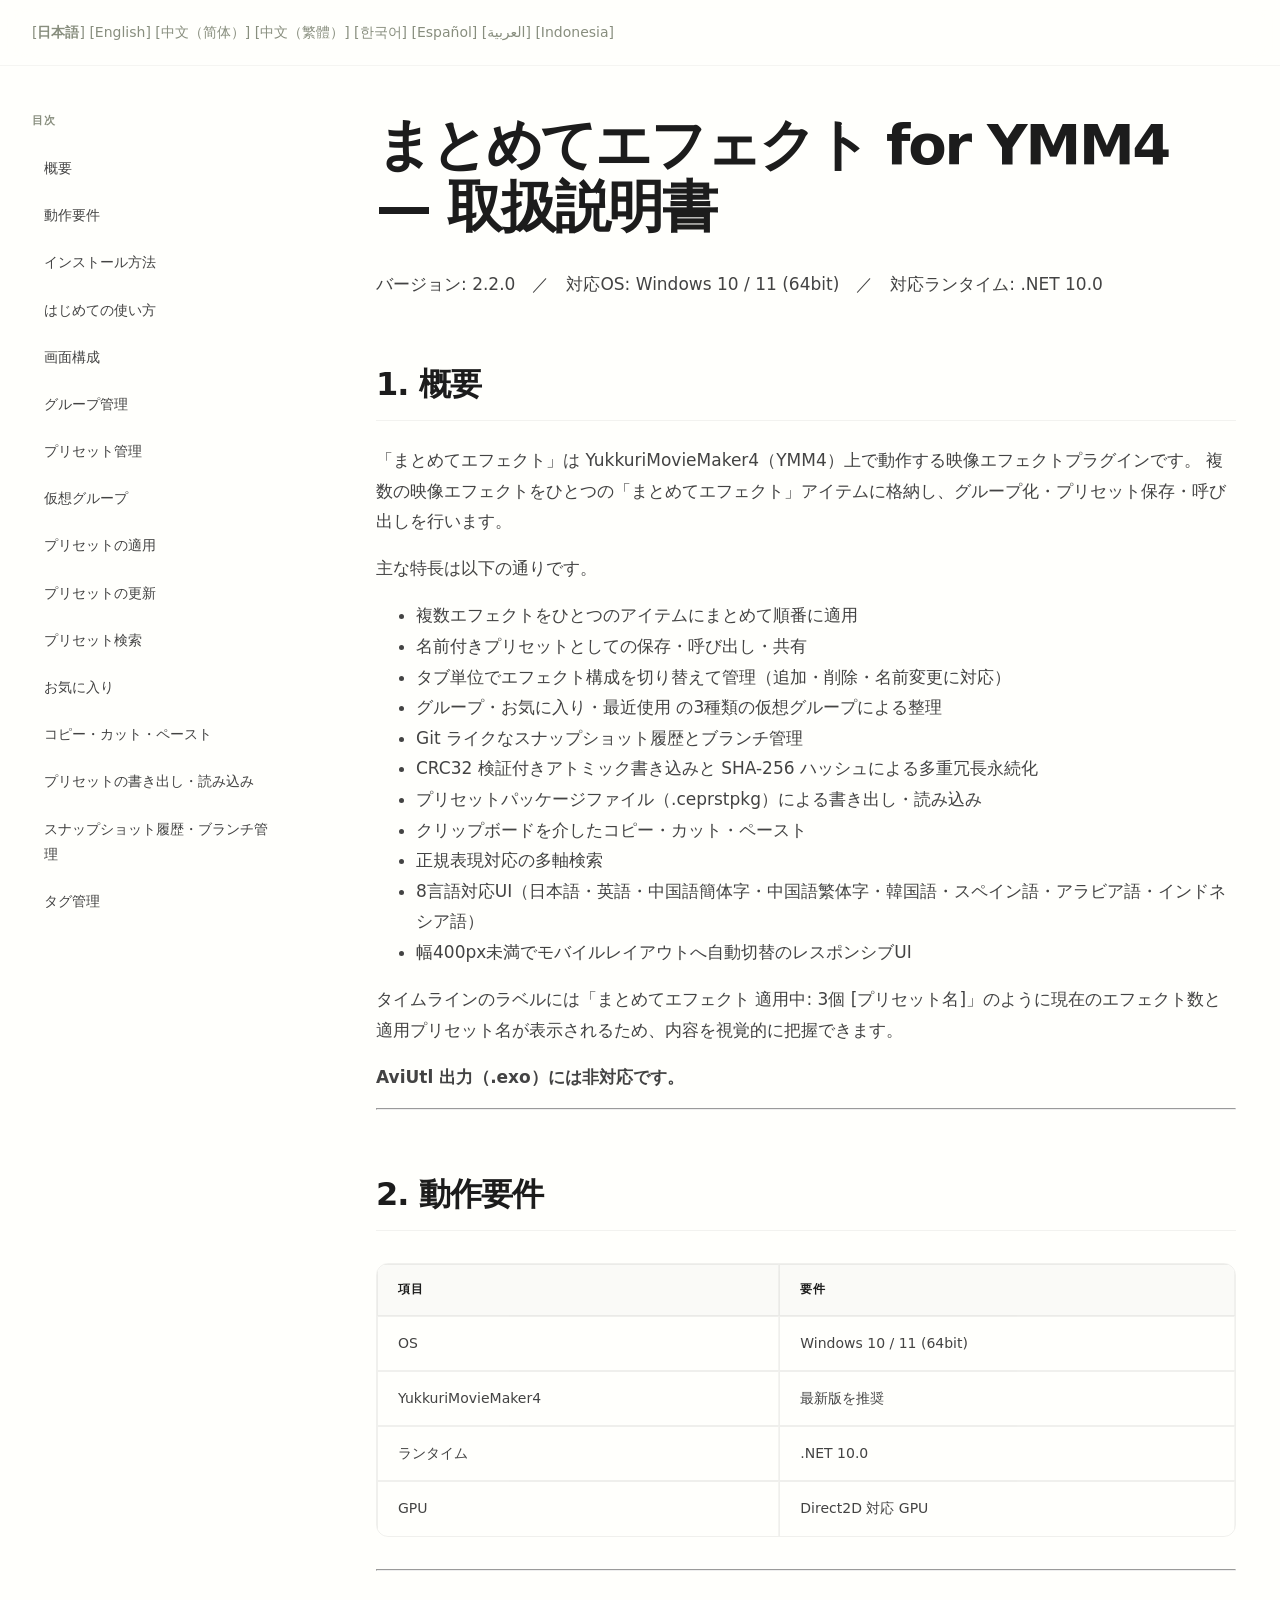
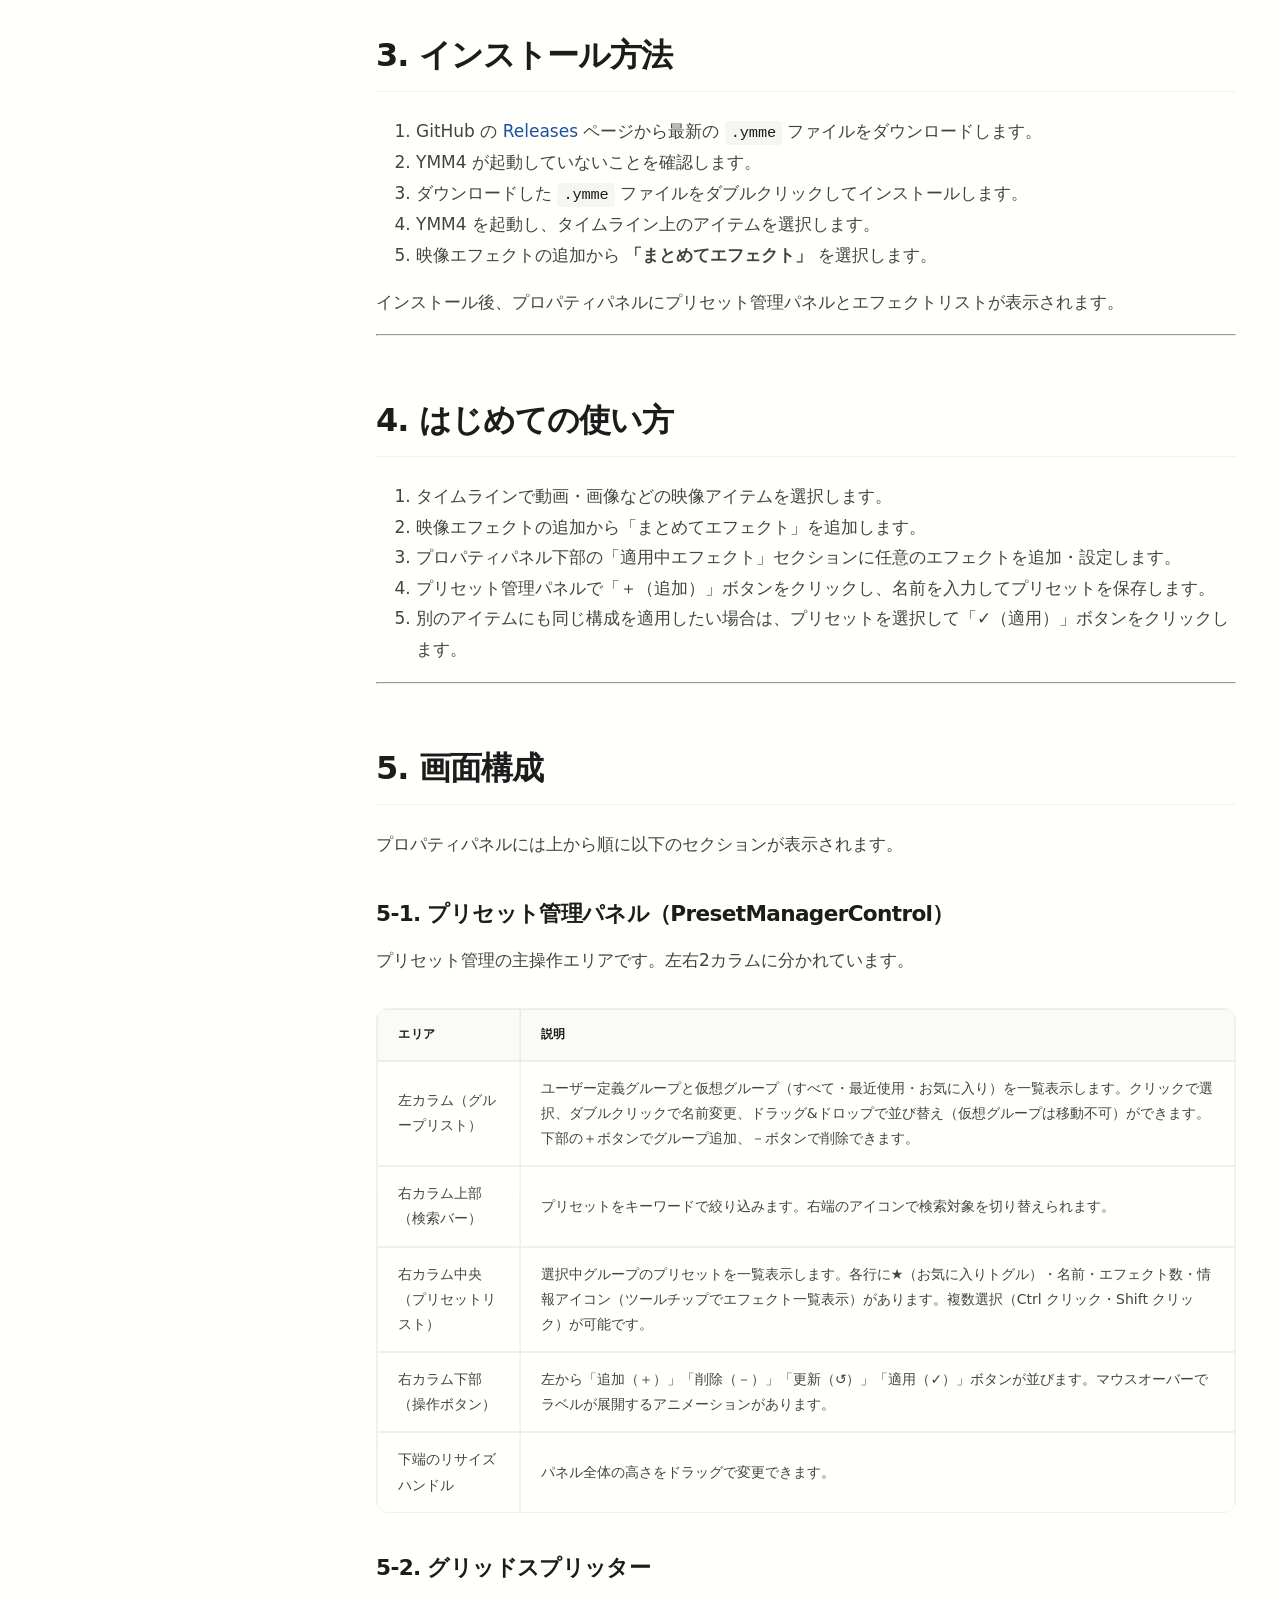
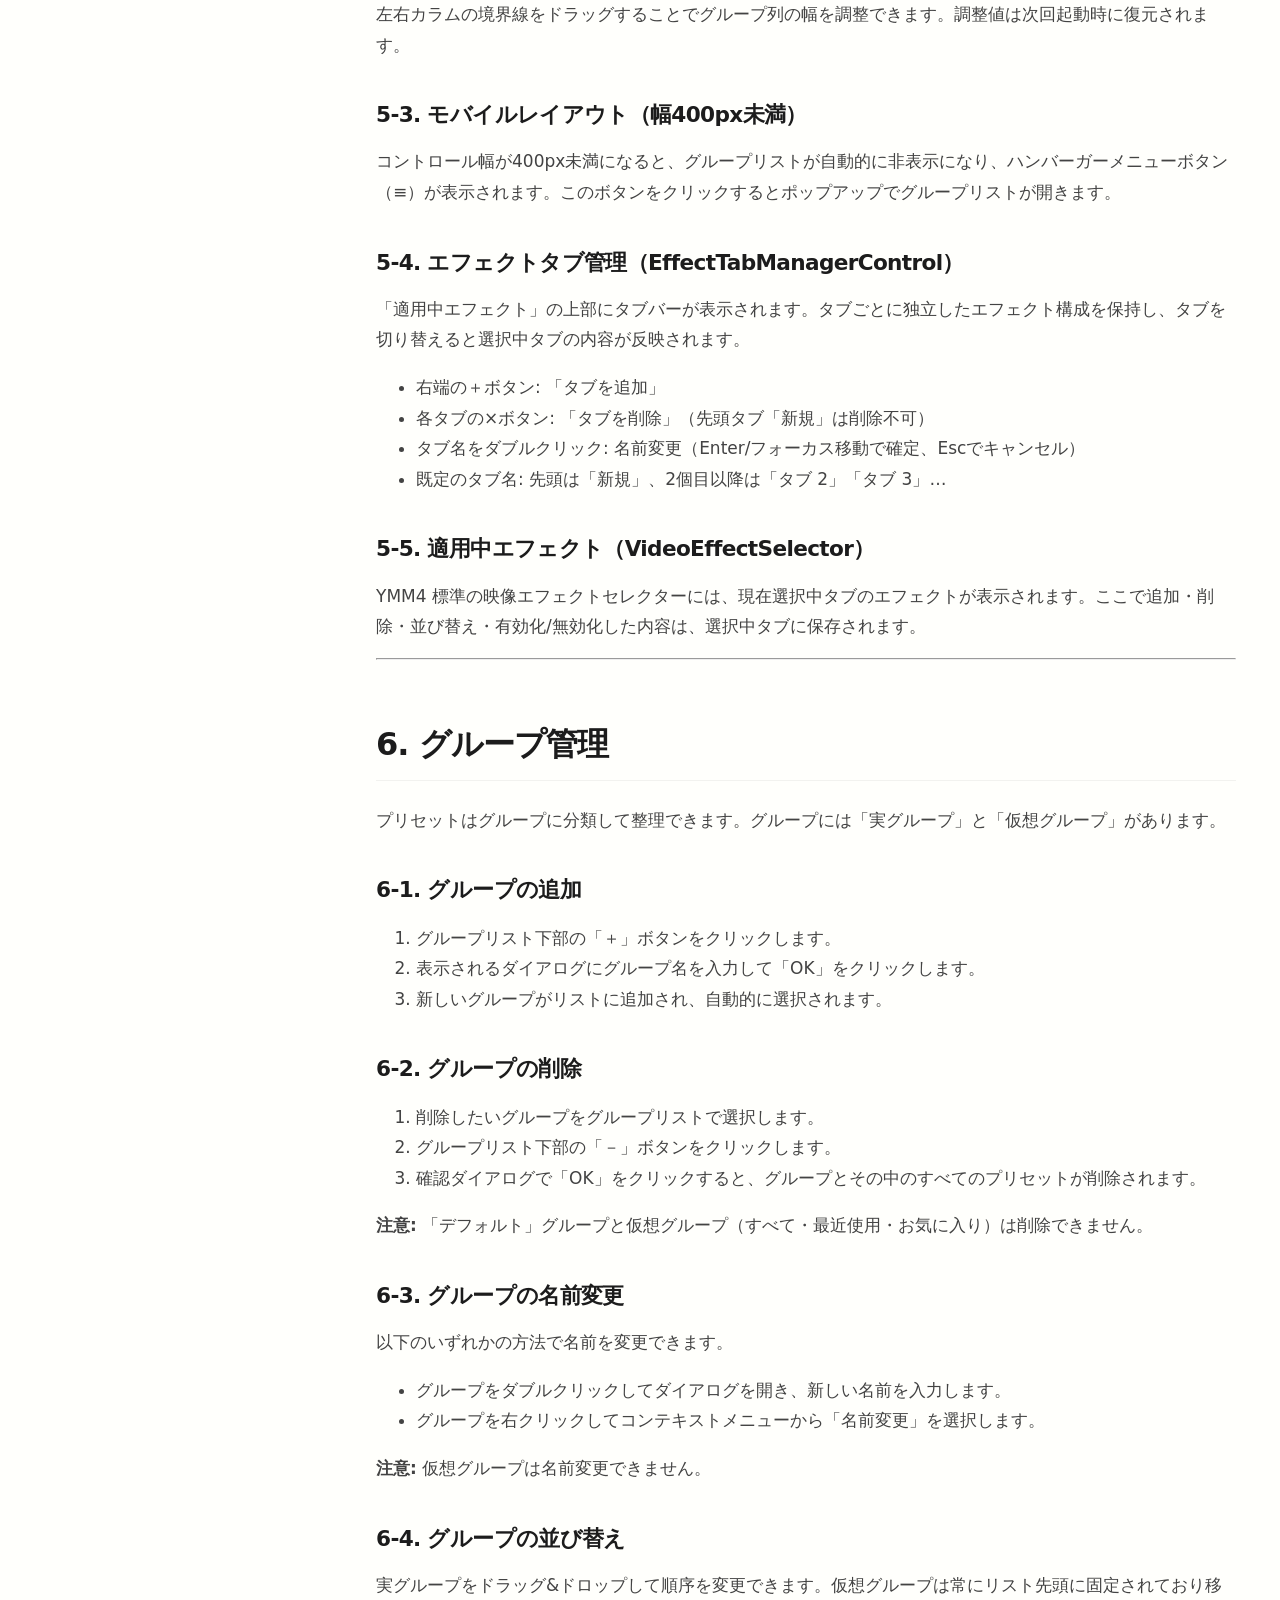
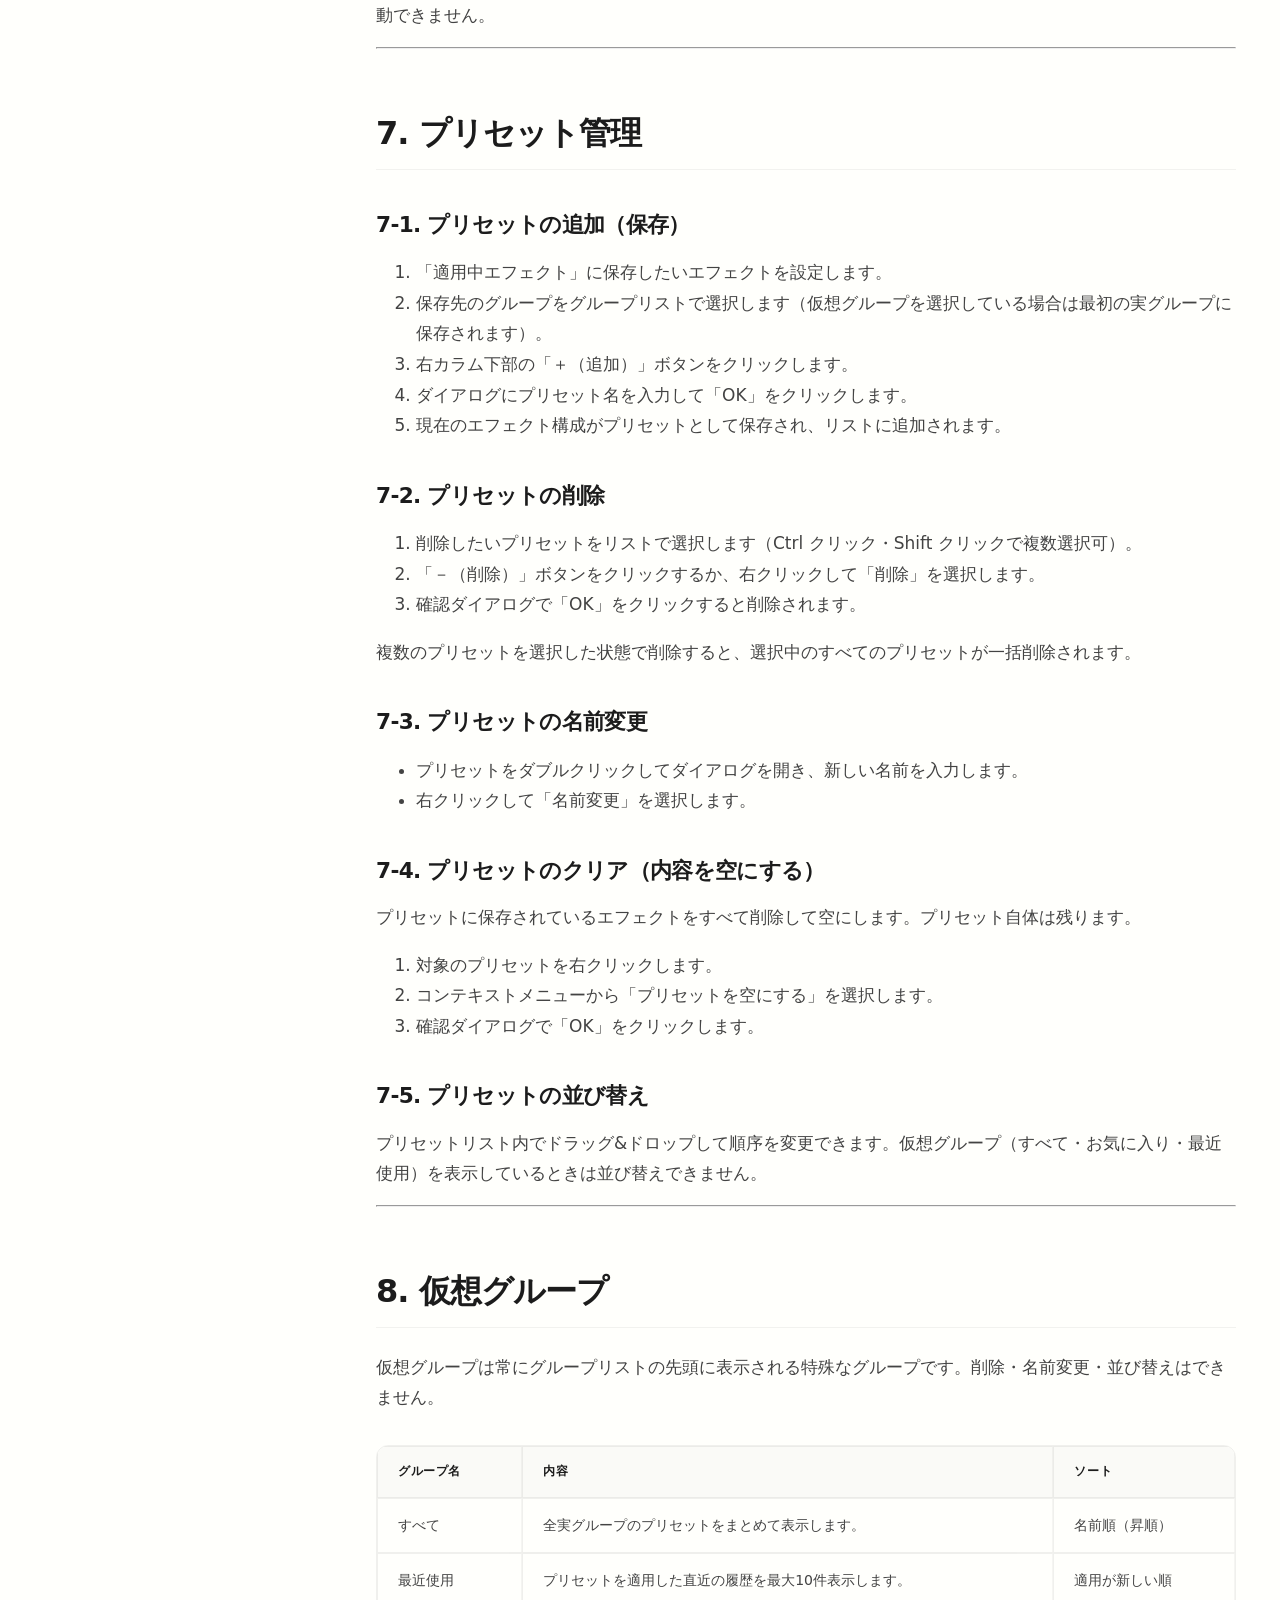
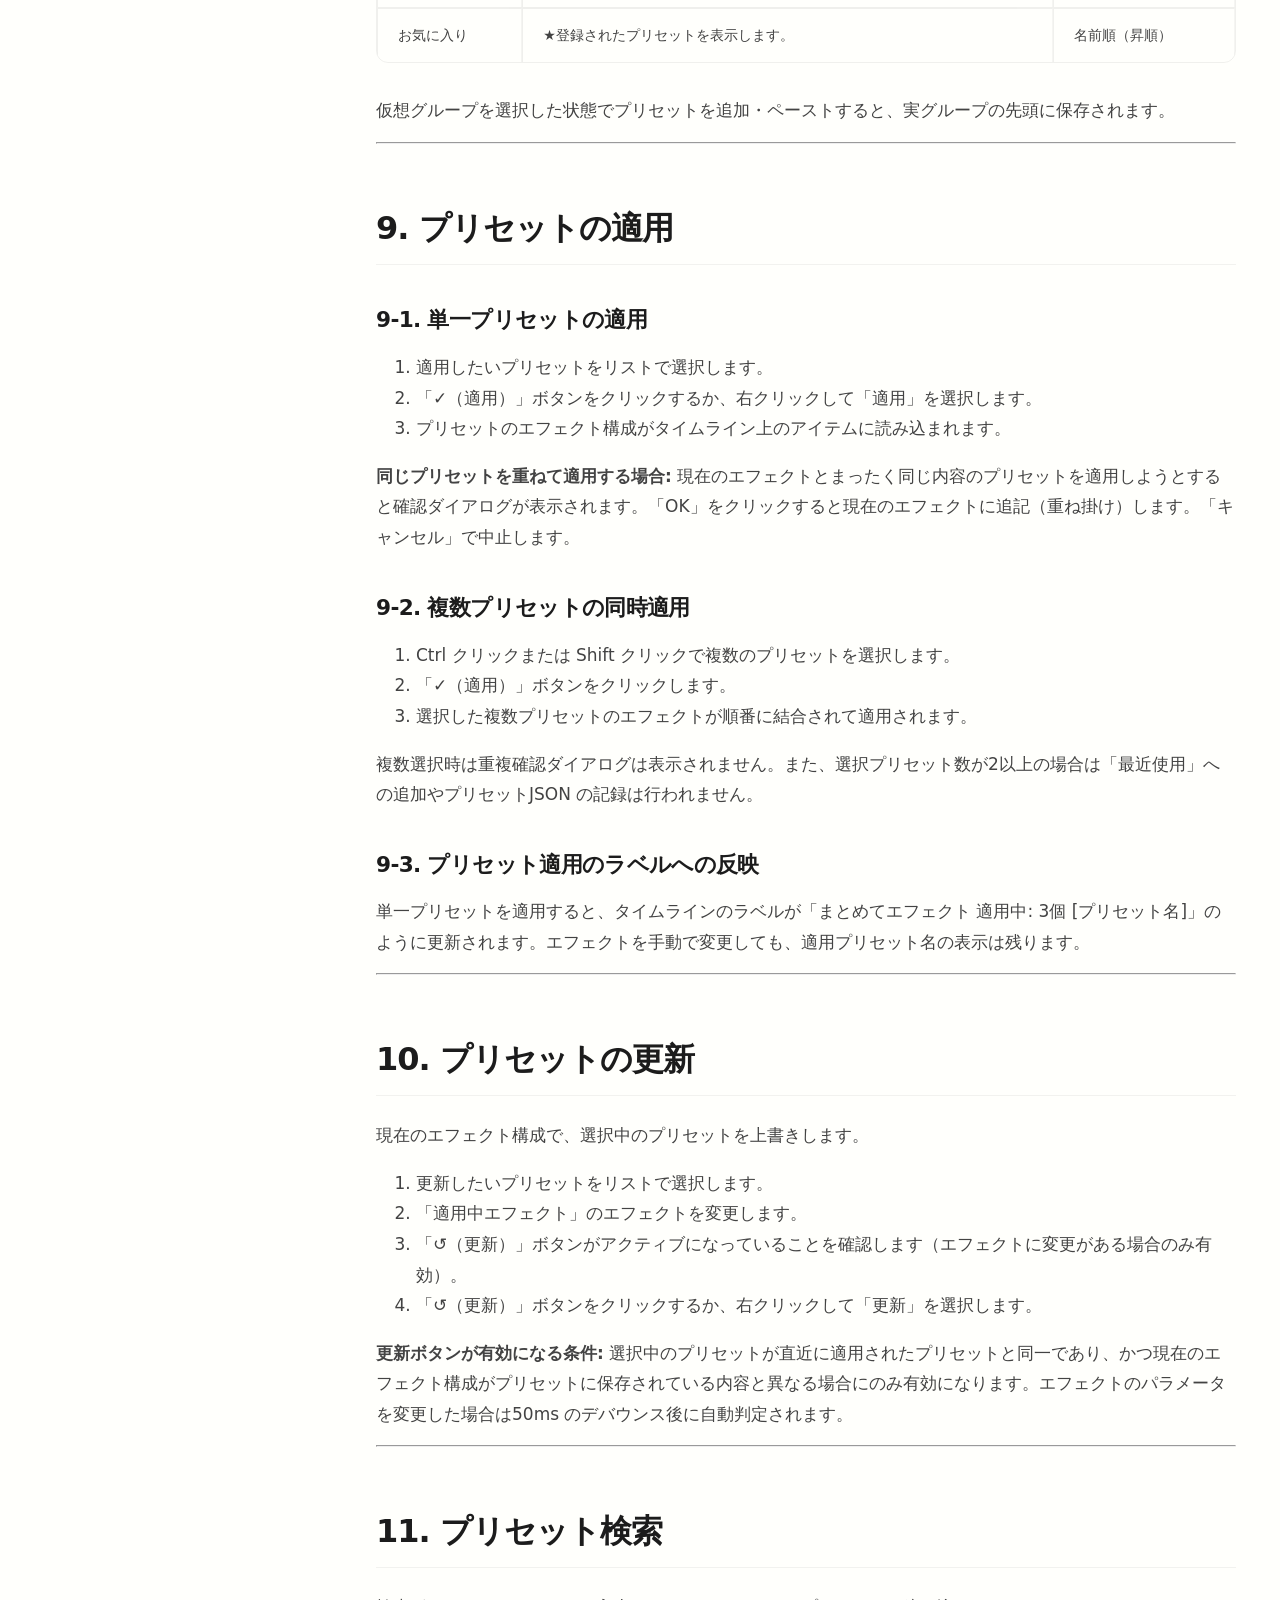
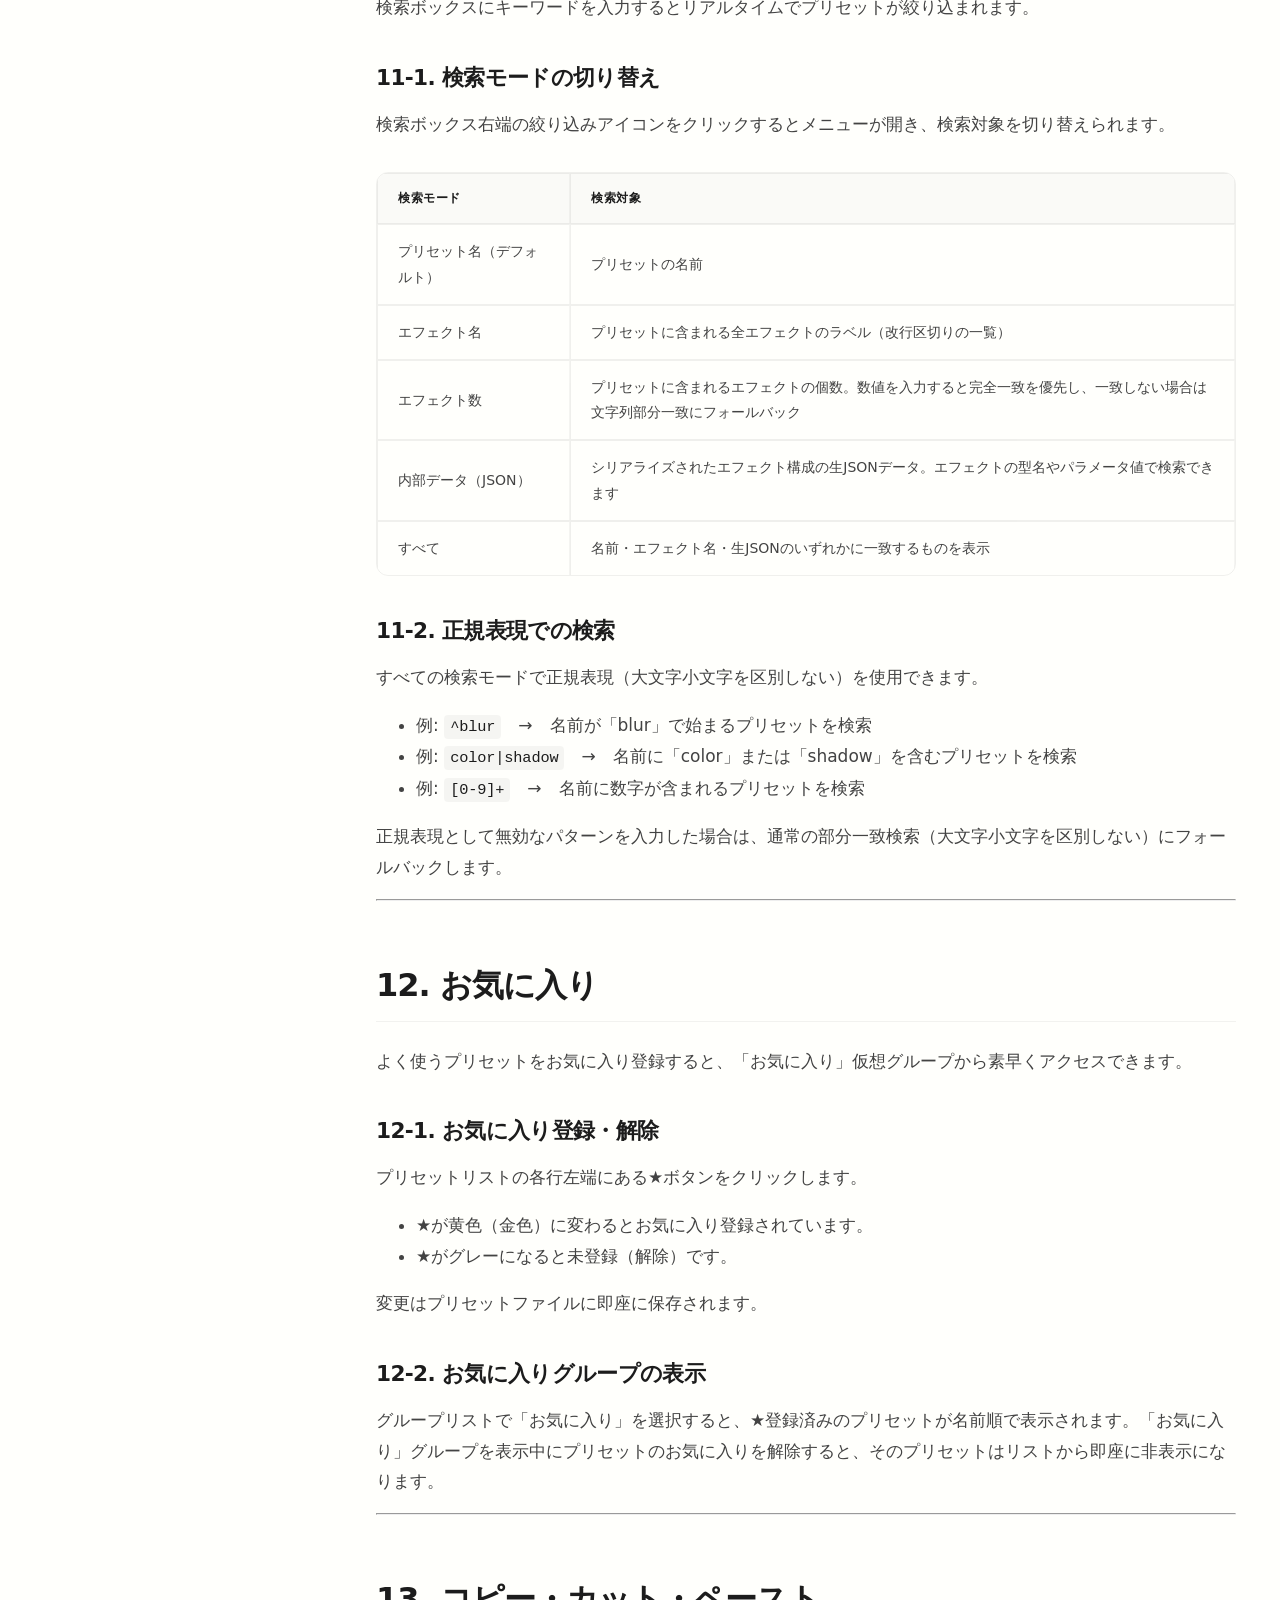
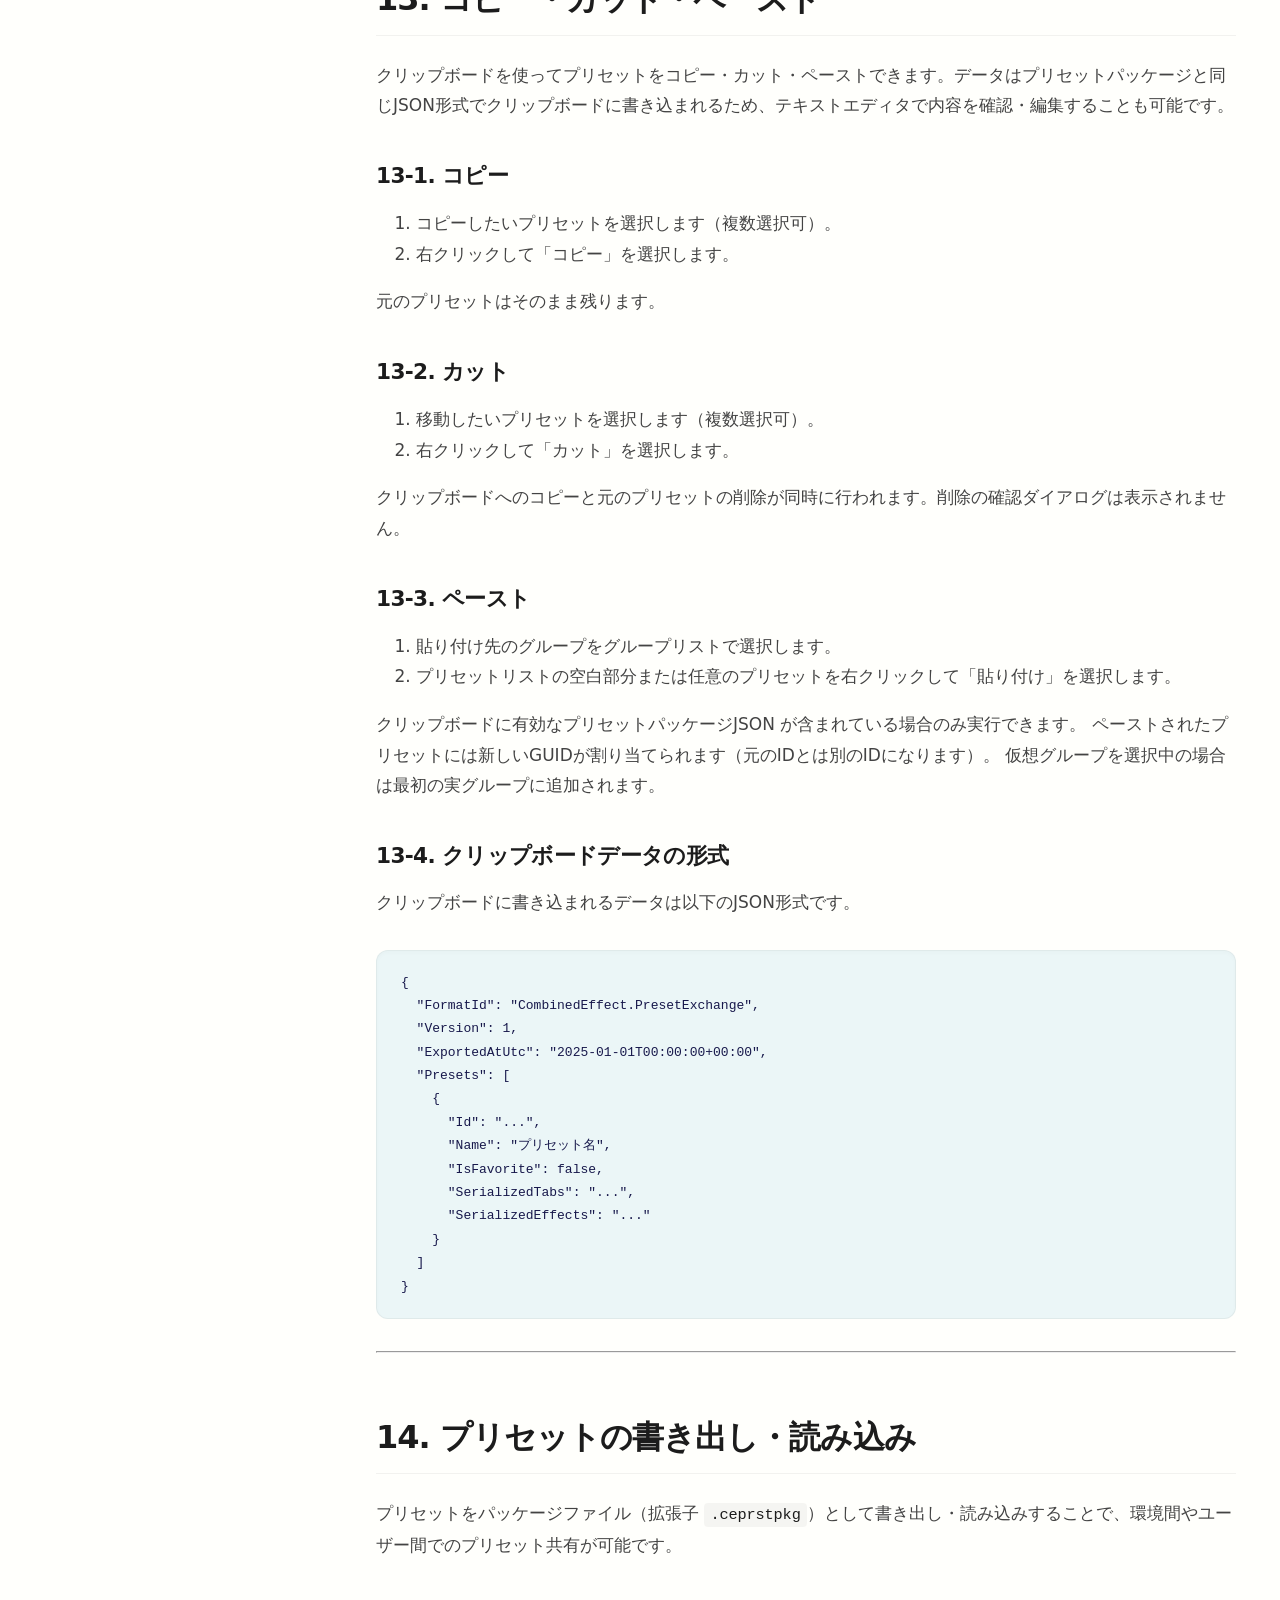
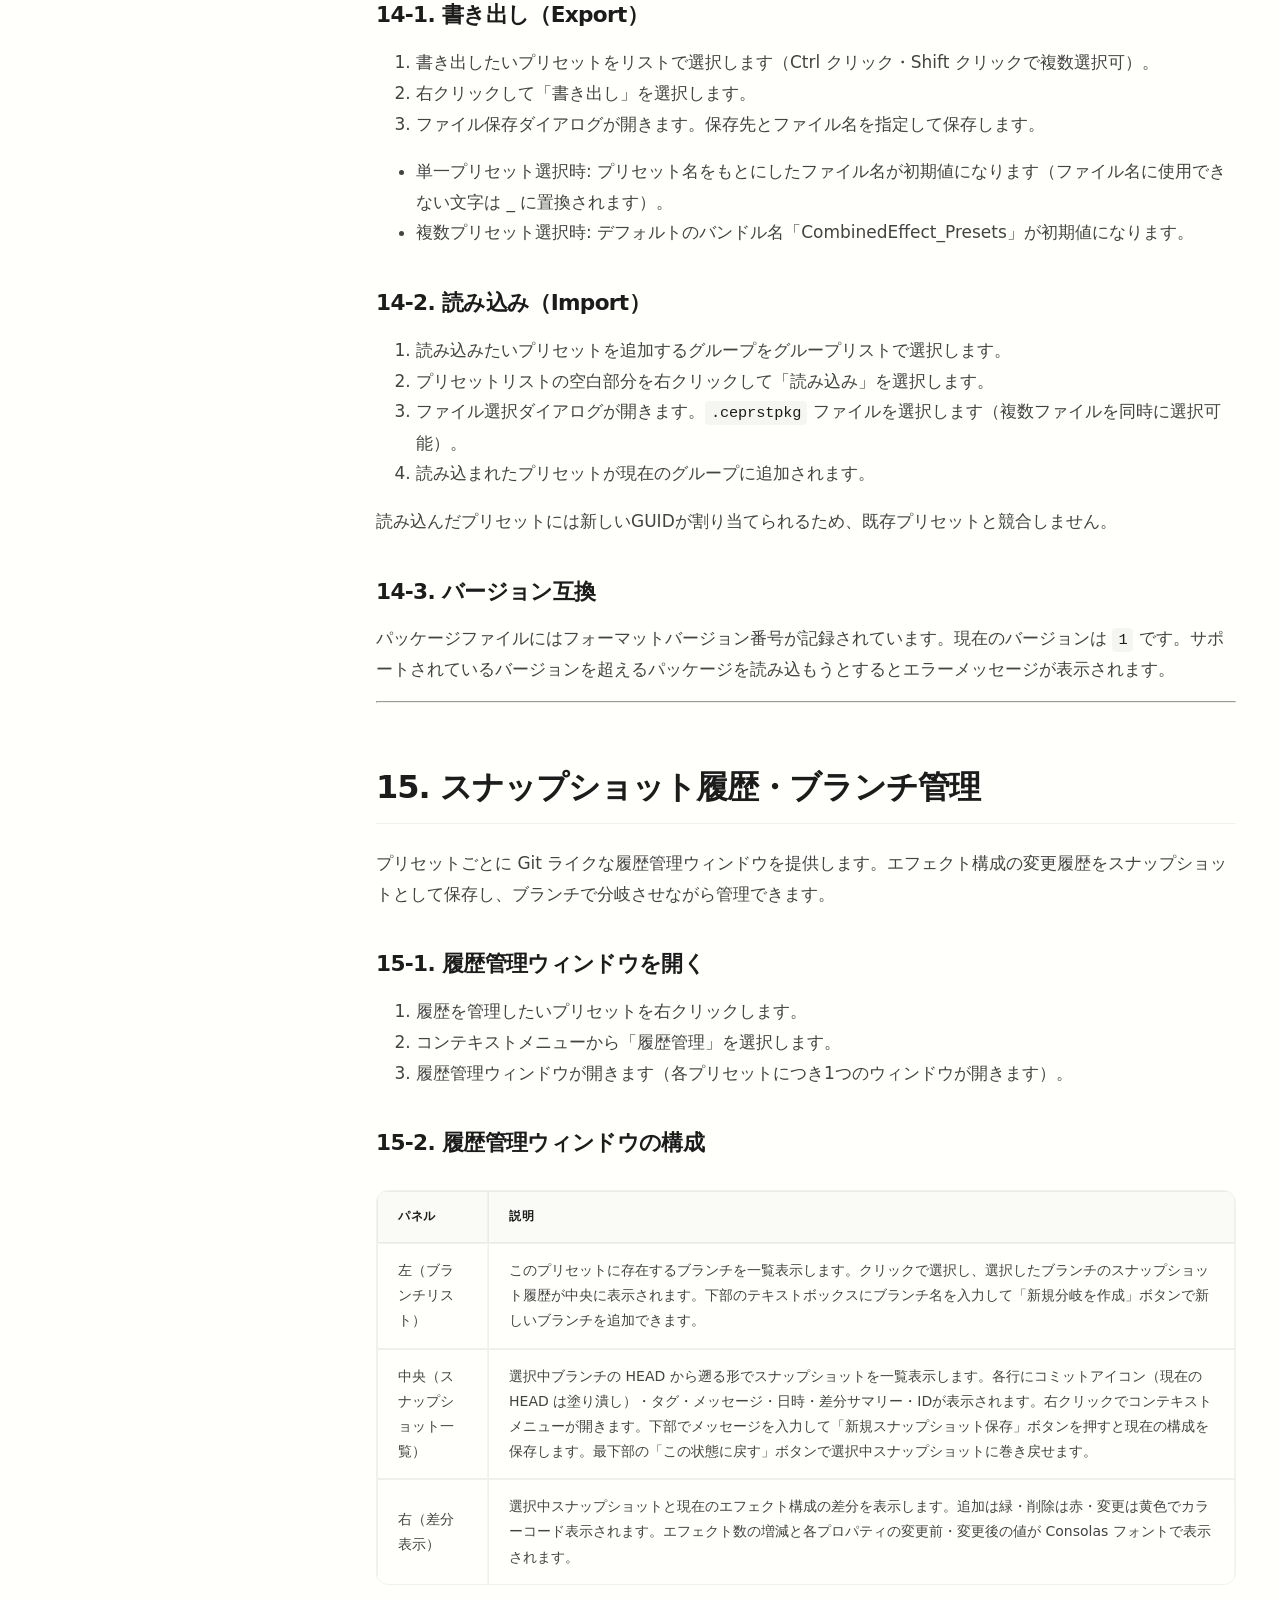
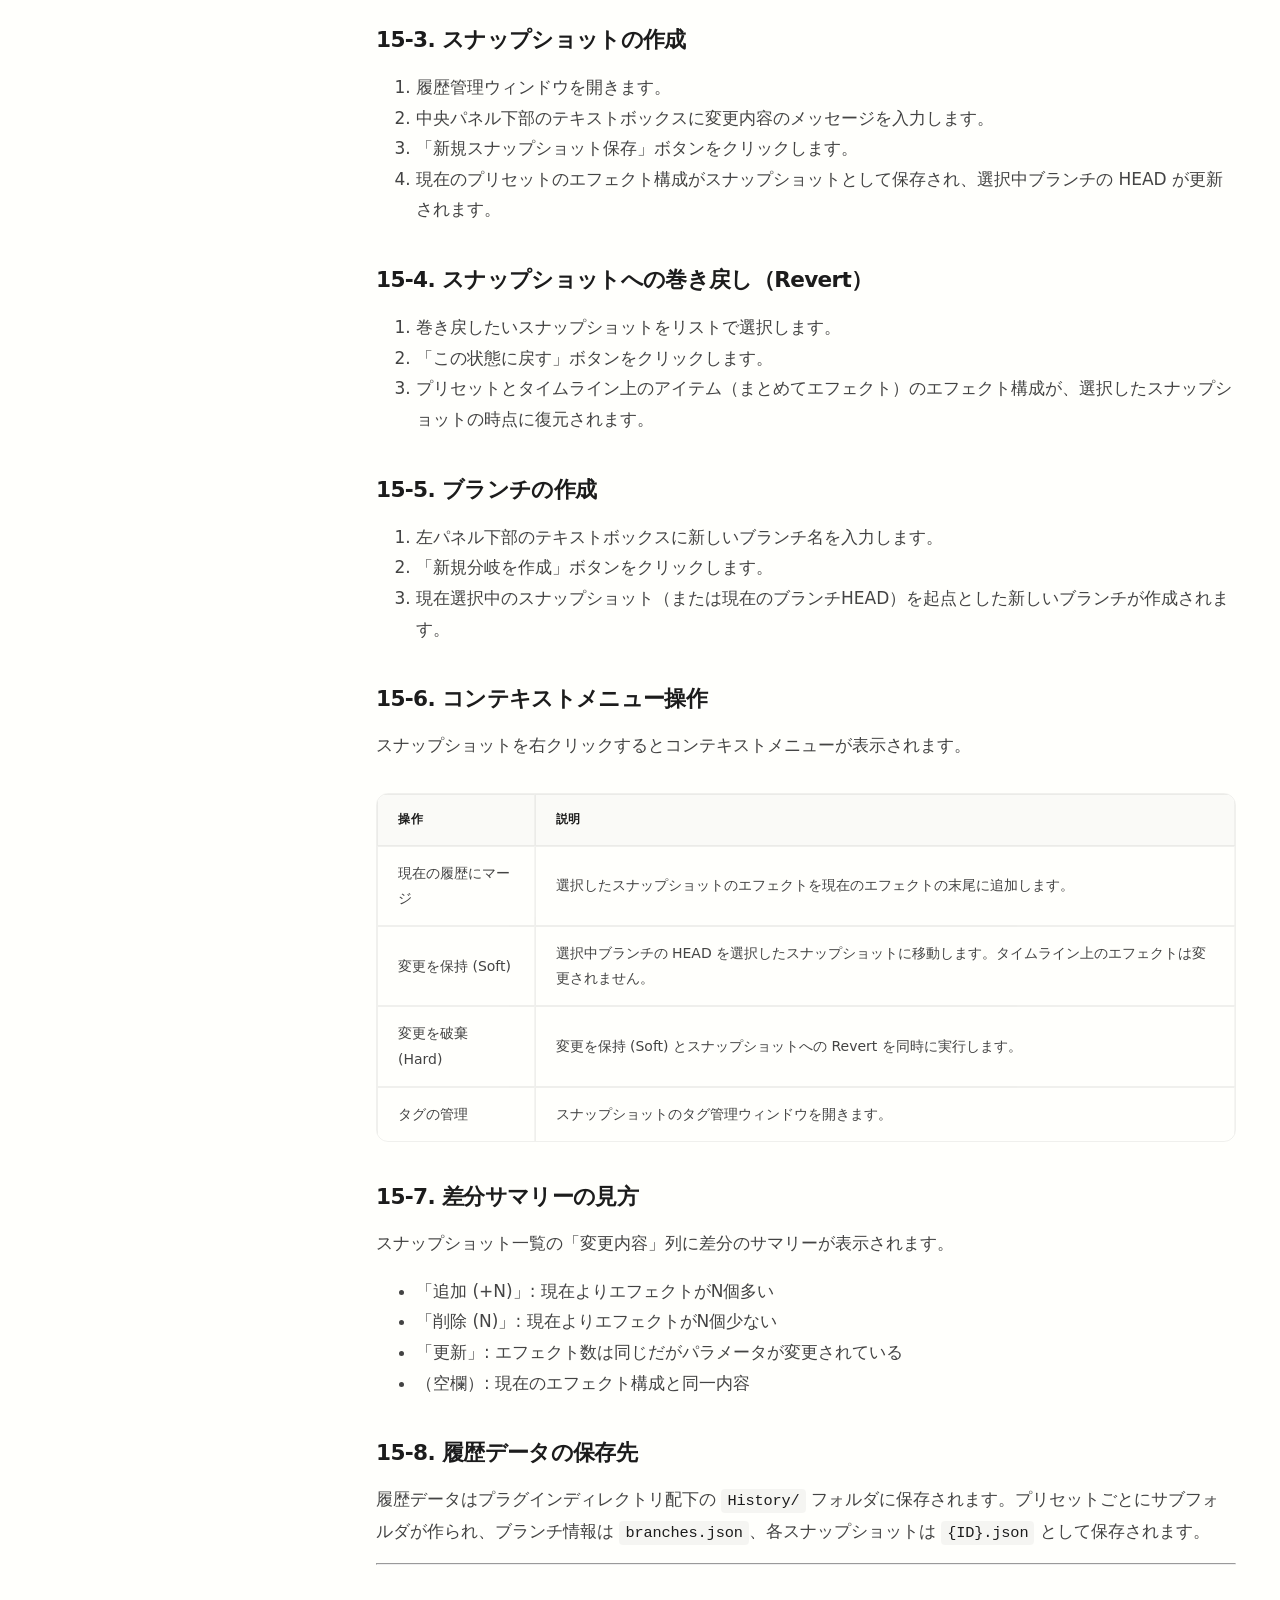
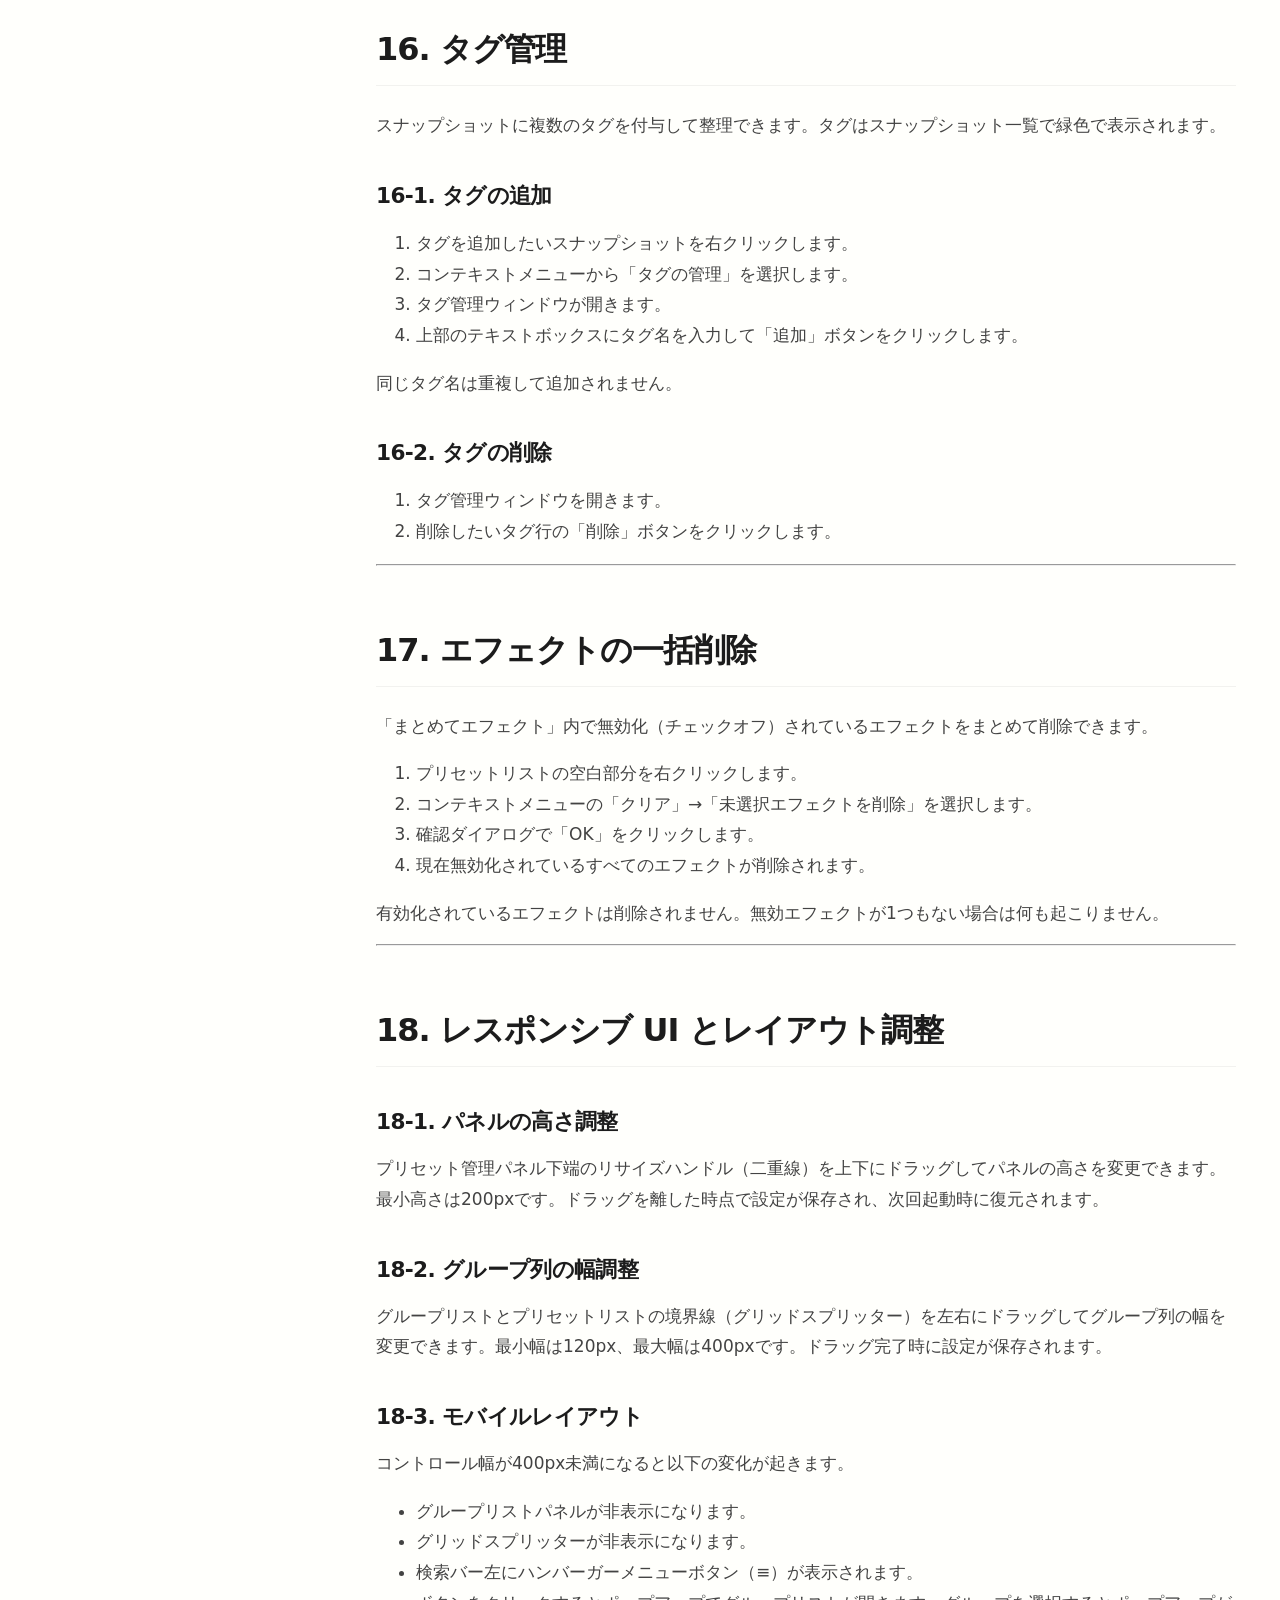
<file: docs/index.htm>
<!DOCTYPE html>
<html lang="ja">
<head>
<meta charset="UTF-8">
<meta name="viewport" content="width=device-width, initial-scale=1.0">
<link rel="stylesheet" href="style.css">
<title>まとめてエフェクト 取扱説明書</title>
</head>
<body>

<header class="site-header">
  <div class="lang-nav container">
    <p>
[<strong>日本語</strong>]
[<a href="index_en.htm">English</a>]
[<a href="index_zh-cn.htm">中文（简体）</a>]
[<a href="index_zh-tw.htm">中文（繁體）</a>]
[<a href="index_ko.htm">한국어</a>]
[<a href="index_es.htm">Español</a>]
[<a href="index_ar.htm">العربية</a>]
[<a href="index_id.htm">Indonesia</a>]
</p>
  </div>
</header>

<div class="layout-wrapper container">
  <nav class="sidebar">
    <h2>目次</h2>
<ol>
  <li><a href="#overview">概要</a></li>
  <li><a href="#requirements">動作要件</a></li>
  <li><a href="#install">インストール方法</a></li>
  <li><a href="#quickstart">はじめての使い方</a></li>
  <li><a href="#ui">画面構成</a></li>
  <li><a href="#groups">グループ管理</a></li>
  <li><a href="#presets">プリセット管理</a></li>
  <li><a href="#virtual-groups">仮想グループ</a></li>
  <li><a href="#apply">プリセットの適用</a></li>
  <li><a href="#update">プリセットの更新</a></li>
  <li><a href="#search">プリセット検索</a></li>
  <li><a href="#favorite">お気に入り</a></li>
  <li><a href="#clipboard">コピー・カット・ペースト</a></li>
  <li><a href="#exchange">プリセットの書き出し・読み込み</a></li>
  <li><a href="#history">スナップショット履歴・ブランチ管理</a></li>
  <li><a href="#tags">タグ管理</a></li>
  <li><a href="#clear">エフェクトの一括削除</a></li>
  <li><a href="#responsive">レスポンシブ UI とレイアウト調整</a></li>
  <li><a href="#persistence">データの保存と安全な永続化</a></li>
  <li><a href="#migration">旧バージョンからの移行</a></li>
  <li><a href="#files">ファイル・フォルダ構成</a></li>
  <li><a href="#multilang">多言語対応</a></li>
  <li><a href="#params">パラメータ一覧</a></li>
  <li><a href="#operations">操作一覧（早見表）</a></li>
  <li><a href="#caution">注意事項</a></li>
  <li><a href="#license">免責事項・ライセンス</a></li>
</ol>
  </nav>

  <main class="main-content">
    <div class="page-title">
      <h1>まとめてエフェクト for YMM4 — 取扱説明書</h1>
      <p>バージョン: 2.2.0　／　対応OS: Windows 10 / 11 (64bit)　／　対応ランタイム: .NET 10.0</p>
    </div>
    
    <div class="content-body">
      <h2 id="overview">1. 概要</h2>
<p>
「まとめてエフェクト」は YukkuriMovieMaker4（YMM4）上で動作する映像エフェクトプラグインです。
複数の映像エフェクトをひとつの「まとめてエフェクト」アイテムに格納し、グループ化・プリセット保存・呼び出しを行います。
</p>
<p>主な特長は以下の通りです。</p>
<ul>
  <li>複数エフェクトをひとつのアイテムにまとめて順番に適用</li>
  <li>名前付きプリセットとしての保存・呼び出し・共有</li>
  <li>タブ単位でエフェクト構成を切り替えて管理（追加・削除・名前変更に対応）</li>
  <li>グループ・お気に入り・最近使用 の3種類の仮想グループによる整理</li>
  <li>Git ライクなスナップショット履歴とブランチ管理</li>
  <li>CRC32 検証付きアトミック書き込みと SHA-256 ハッシュによる多重冗長永続化</li>
  <li>プリセットパッケージファイル（.ceprstpkg）による書き出し・読み込み</li>
  <li>クリップボードを介したコピー・カット・ペースト</li>
  <li>正規表現対応の多軸検索</li>
  <li>8言語対応UI（日本語・英語・中国語簡体字・中国語繁体字・韓国語・スペイン語・アラビア語・インドネシア語）</li>
  <li>幅400px未満でモバイルレイアウトへ自動切替のレスポンシブUI</li>
</ul>
<p>
タイムラインのラベルには「まとめてエフェクト 適用中: 3個 [プリセット名]」のように現在のエフェクト数と適用プリセット名が表示されるため、内容を視覚的に把握できます。
</p>
<p>
<strong>AviUtl 出力（.exo）には非対応です。</strong>
</p>
<hr>

<h2 id="requirements">2. 動作要件</h2>
<table border="1" cellpadding="6" cellspacing="0">
  <tr><th>項目</th><th>要件</th></tr>
  <tr><td>OS</td><td>Windows 10 / 11 (64bit)</td></tr>
  <tr><td>YukkuriMovieMaker4</td><td>最新版を推奨</td></tr>
  <tr><td>ランタイム</td><td>.NET 10.0</td></tr>
  <tr><td>GPU</td><td>Direct2D 対応 GPU</td></tr>
</table>
<hr>

<h2 id="install">3. インストール方法</h2>
<ol>
  <li>GitHub の <a href="https://github.com/routersys/YMM4-CombinedEffect/releases">Releases</a> ページから最新の <code>.ymme</code> ファイルをダウンロードします。</li>
  <li>YMM4 が起動していないことを確認します。</li>
  <li>ダウンロードした <code>.ymme</code> ファイルをダブルクリックしてインストールします。</li>
  <li>YMM4 を起動し、タイムライン上のアイテムを選択します。</li>
  <li>映像エフェクトの追加から <strong>「まとめてエフェクト」</strong> を選択します。</li>
</ol>
<p>インストール後、プロパティパネルにプリセット管理パネルとエフェクトリストが表示されます。</p>
<hr>

<h2 id="quickstart">4. はじめての使い方</h2>
<ol>
  <li>タイムラインで動画・画像などの映像アイテムを選択します。</li>
  <li>映像エフェクトの追加から「まとめてエフェクト」を追加します。</li>
  <li>プロパティパネル下部の「適用中エフェクト」セクションに任意のエフェクトを追加・設定します。</li>
  <li>プリセット管理パネルで「＋（追加）」ボタンをクリックし、名前を入力してプリセットを保存します。</li>
  <li>別のアイテムにも同じ構成を適用したい場合は、プリセットを選択して「✓（適用）」ボタンをクリックします。</li>
</ol>
<hr>

<h2 id="ui">5. 画面構成</h2>
<p>プロパティパネルには上から順に以下のセクションが表示されます。</p>

<h3>5-1. プリセット管理パネル（PresetManagerControl）</h3>
<p>プリセット管理の主操作エリアです。左右2カラムに分かれています。</p>
<table border="1" cellpadding="6" cellspacing="0">
  <tr><th>エリア</th><th>説明</th></tr>
  <tr><td>左カラム（グループリスト）</td><td>ユーザー定義グループと仮想グループ（すべて・最近使用・お気に入り）を一覧表示します。クリックで選択、ダブルクリックで名前変更、ドラッグ&ドロップで並び替え（仮想グループは移動不可）ができます。下部の＋ボタンでグループ追加、－ボタンで削除できます。</td></tr>
  <tr><td>右カラム上部（検索バー）</td><td>プリセットをキーワードで絞り込みます。右端のアイコンで検索対象を切り替えられます。</td></tr>
  <tr><td>右カラム中央（プリセットリスト）</td><td>選択中グループのプリセットを一覧表示します。各行に★（お気に入りトグル）・名前・エフェクト数・情報アイコン（ツールチップでエフェクト一覧表示）があります。複数選択（Ctrl クリック・Shift クリック）が可能です。</td></tr>
  <tr><td>右カラム下部（操作ボタン）</td><td>左から「追加（＋）」「削除（－）」「更新（↺）」「適用（✓）」ボタンが並びます。マウスオーバーでラベルが展開するアニメーションがあります。</td></tr>
  <tr><td>下端のリサイズハンドル</td><td>パネル全体の高さをドラッグで変更できます。</td></tr>
</table>

<h3>5-2. グリッドスプリッター</h3>
<p>左右カラムの境界線をドラッグすることでグループ列の幅を調整できます。調整値は次回起動時に復元されます。</p>

<h3>5-3. モバイルレイアウト（幅400px未満）</h3>
<p>コントロール幅が400px未満になると、グループリストが自動的に非表示になり、ハンバーガーメニューボタン（≡）が表示されます。このボタンをクリックするとポップアップでグループリストが開きます。</p>

<h3>5-4. エフェクトタブ管理（EffectTabManagerControl）</h3>
<p>「適用中エフェクト」の上部にタブバーが表示されます。タブごとに独立したエフェクト構成を保持し、タブを切り替えると選択中タブの内容が反映されます。</p>
<ul>
  <li>右端の＋ボタン: 「タブを追加」</li>
  <li>各タブの×ボタン: 「タブを削除」（先頭タブ「新規」は削除不可）</li>
  <li>タブ名をダブルクリック: 名前変更（Enter/フォーカス移動で確定、Escでキャンセル）</li>
  <li>既定のタブ名: 先頭は「新規」、2個目以降は「タブ 2」「タブ 3」…</li>
</ul>

<h3>5-5. 適用中エフェクト（VideoEffectSelector）</h3>
<p>YMM4 標準の映像エフェクトセレクターには、現在選択中タブのエフェクトが表示されます。ここで追加・削除・並び替え・有効化/無効化した内容は、選択中タブに保存されます。</p>
<hr>

<h2 id="groups">6. グループ管理</h2>
<p>プリセットはグループに分類して整理できます。グループには「実グループ」と「仮想グループ」があります。</p>

<h3>6-1. グループの追加</h3>
<ol>
  <li>グループリスト下部の「＋」ボタンをクリックします。</li>
  <li>表示されるダイアログにグループ名を入力して「OK」をクリックします。</li>
  <li>新しいグループがリストに追加され、自動的に選択されます。</li>
</ol>

<h3>6-2. グループの削除</h3>
<ol>
  <li>削除したいグループをグループリストで選択します。</li>
  <li>グループリスト下部の「－」ボタンをクリックします。</li>
  <li>確認ダイアログで「OK」をクリックすると、グループとその中のすべてのプリセットが削除されます。</li>
</ol>
<p><strong>注意:</strong> 「デフォルト」グループと仮想グループ（すべて・最近使用・お気に入り）は削除できません。</p>

<h3>6-3. グループの名前変更</h3>
<p>以下のいずれかの方法で名前を変更できます。</p>
<ul>
  <li>グループをダブルクリックしてダイアログを開き、新しい名前を入力します。</li>
  <li>グループを右クリックしてコンテキストメニューから「名前変更」を選択します。</li>
</ul>
<p><strong>注意:</strong> 仮想グループは名前変更できません。</p>

<h3>6-4. グループの並び替え</h3>
<p>実グループをドラッグ&ドロップして順序を変更できます。仮想グループは常にリスト先頭に固定されており移動できません。</p>
<hr>

<h2 id="presets">7. プリセット管理</h2>

<h3>7-1. プリセットの追加（保存）</h3>
<ol>
  <li>「適用中エフェクト」に保存したいエフェクトを設定します。</li>
  <li>保存先のグループをグループリストで選択します（仮想グループを選択している場合は最初の実グループに保存されます）。</li>
  <li>右カラム下部の「＋（追加）」ボタンをクリックします。</li>
  <li>ダイアログにプリセット名を入力して「OK」をクリックします。</li>
  <li>現在のエフェクト構成がプリセットとして保存され、リストに追加されます。</li>
</ol>

<h3>7-2. プリセットの削除</h3>
<ol>
  <li>削除したいプリセットをリストで選択します（Ctrl クリック・Shift クリックで複数選択可）。</li>
  <li>「－（削除）」ボタンをクリックするか、右クリックして「削除」を選択します。</li>
  <li>確認ダイアログで「OK」をクリックすると削除されます。</li>
</ol>
<p>複数のプリセットを選択した状態で削除すると、選択中のすべてのプリセットが一括削除されます。</p>

<h3>7-3. プリセットの名前変更</h3>
<ul>
  <li>プリセットをダブルクリックしてダイアログを開き、新しい名前を入力します。</li>
  <li>右クリックして「名前変更」を選択します。</li>
</ul>

<h3>7-4. プリセットのクリア（内容を空にする）</h3>
<p>プリセットに保存されているエフェクトをすべて削除して空にします。プリセット自体は残ります。</p>
<ol>
  <li>対象のプリセットを右クリックします。</li>
  <li>コンテキストメニューから「プリセットを空にする」を選択します。</li>
  <li>確認ダイアログで「OK」をクリックします。</li>
</ol>

<h3>7-5. プリセットの並び替え</h3>
<p>プリセットリスト内でドラッグ&ドロップして順序を変更できます。仮想グループ（すべて・お気に入り・最近使用）を表示しているときは並び替えできません。</p>
<hr>

<h2 id="virtual-groups">8. 仮想グループ</h2>
<p>仮想グループは常にグループリストの先頭に表示される特殊なグループです。削除・名前変更・並び替えはできません。</p>
<table border="1" cellpadding="6" cellspacing="0">
  <tr><th>グループ名</th><th>内容</th><th>ソート</th></tr>
  <tr><td>すべて</td><td>全実グループのプリセットをまとめて表示します。</td><td>名前順（昇順）</td></tr>
  <tr><td>最近使用</td><td>プリセットを適用した直近の履歴を最大10件表示します。</td><td>適用が新しい順</td></tr>
  <tr><td>お気に入り</td><td>★登録されたプリセットを表示します。</td><td>名前順（昇順）</td></tr>
</table>
<p>仮想グループを選択した状態でプリセットを追加・ペーストすると、実グループの先頭に保存されます。</p>
<hr>

<h2 id="apply">9. プリセットの適用</h2>

<h3>9-1. 単一プリセットの適用</h3>
<ol>
  <li>適用したいプリセットをリストで選択します。</li>
  <li>「✓（適用）」ボタンをクリックするか、右クリックして「適用」を選択します。</li>
  <li>プリセットのエフェクト構成がタイムライン上のアイテムに読み込まれます。</li>
</ol>
<p><strong>同じプリセットを重ねて適用する場合:</strong> 現在のエフェクトとまったく同じ内容のプリセットを適用しようとすると確認ダイアログが表示されます。「OK」をクリックすると現在のエフェクトに追記（重ね掛け）します。「キャンセル」で中止します。</p>

<h3>9-2. 複数プリセットの同時適用</h3>
<ol>
  <li>Ctrl クリックまたは Shift クリックで複数のプリセットを選択します。</li>
  <li>「✓（適用）」ボタンをクリックします。</li>
  <li>選択した複数プリセットのエフェクトが順番に結合されて適用されます。</li>
</ol>
<p>複数選択時は重複確認ダイアログは表示されません。また、選択プリセット数が2以上の場合は「最近使用」への追加やプリセットJSON の記録は行われません。</p>

<h3>9-3. プリセット適用のラベルへの反映</h3>
<p>単一プリセットを適用すると、タイムラインのラベルが「まとめてエフェクト 適用中: 3個 [プリセット名]」のように更新されます。エフェクトを手動で変更しても、適用プリセット名の表示は残ります。</p>
<hr>

<h2 id="update">10. プリセットの更新</h2>
<p>現在のエフェクト構成で、選択中のプリセットを上書きします。</p>
<ol>
  <li>更新したいプリセットをリストで選択します。</li>
  <li>「適用中エフェクト」のエフェクトを変更します。</li>
  <li>「↺（更新）」ボタンがアクティブになっていることを確認します（エフェクトに変更がある場合のみ有効）。</li>
  <li>「↺（更新）」ボタンをクリックするか、右クリックして「更新」を選択します。</li>
</ol>
<p>
<strong>更新ボタンが有効になる条件:</strong> 選択中のプリセットが直近に適用されたプリセットと同一であり、かつ現在のエフェクト構成がプリセットに保存されている内容と異なる場合にのみ有効になります。エフェクトのパラメータを変更した場合は50ms のデバウンス後に自動判定されます。
</p>
<hr>

<h2 id="search">11. プリセット検索</h2>
<p>検索ボックスにキーワードを入力するとリアルタイムでプリセットが絞り込まれます。</p>

<h3>11-1. 検索モードの切り替え</h3>
<p>検索ボックス右端の絞り込みアイコンをクリックするとメニューが開き、検索対象を切り替えられます。</p>
<table border="1" cellpadding="6" cellspacing="0">
  <tr><th>検索モード</th><th>検索対象</th></tr>
  <tr><td>プリセット名（デフォルト）</td><td>プリセットの名前</td></tr>
  <tr><td>エフェクト名</td><td>プリセットに含まれる全エフェクトのラベル（改行区切りの一覧）</td></tr>
  <tr><td>エフェクト数</td><td>プリセットに含まれるエフェクトの個数。数値を入力すると完全一致を優先し、一致しない場合は文字列部分一致にフォールバック</td></tr>
  <tr><td>内部データ（JSON）</td><td>シリアライズされたエフェクト構成の生JSONデータ。エフェクトの型名やパラメータ値で検索できます</td></tr>
  <tr><td>すべて</td><td>名前・エフェクト名・生JSONのいずれかに一致するものを表示</td></tr>
</table>

<h3>11-2. 正規表現での検索</h3>
<p>すべての検索モードで正規表現（大文字小文字を区別しない）を使用できます。</p>
<ul>
  <li>例: <code>^blur</code>　→　名前が「blur」で始まるプリセットを検索</li>
  <li>例: <code>color|shadow</code>　→　名前に「color」または「shadow」を含むプリセットを検索</li>
  <li>例: <code>[0-9]+</code>　→　名前に数字が含まれるプリセットを検索</li>
</ul>
<p>正規表現として無効なパターンを入力した場合は、通常の部分一致検索（大文字小文字を区別しない）にフォールバックします。</p>
<hr>

<h2 id="favorite">12. お気に入り</h2>
<p>よく使うプリセットをお気に入り登録すると、「お気に入り」仮想グループから素早くアクセスできます。</p>

<h3>12-1. お気に入り登録・解除</h3>
<p>プリセットリストの各行左端にある★ボタンをクリックします。</p>
<ul>
  <li>★が黄色（金色）に変わるとお気に入り登録されています。</li>
  <li>★がグレーになると未登録（解除）です。</li>
</ul>
<p>変更はプリセットファイルに即座に保存されます。</p>

<h3>12-2. お気に入りグループの表示</h3>
<p>グループリストで「お気に入り」を選択すると、★登録済みのプリセットが名前順で表示されます。「お気に入り」グループを表示中にプリセットのお気に入りを解除すると、そのプリセットはリストから即座に非表示になります。</p>
<hr>

<h2 id="clipboard">13. コピー・カット・ペースト</h2>
<p>クリップボードを使ってプリセットをコピー・カット・ペーストできます。データはプリセットパッケージと同じJSON形式でクリップボードに書き込まれるため、テキストエディタで内容を確認・編集することも可能です。</p>

<h3>13-1. コピー</h3>
<ol>
  <li>コピーしたいプリセットを選択します（複数選択可）。</li>
  <li>右クリックして「コピー」を選択します。</li>
</ol>
<p>元のプリセットはそのまま残ります。</p>

<h3>13-2. カット</h3>
<ol>
  <li>移動したいプリセットを選択します（複数選択可）。</li>
  <li>右クリックして「カット」を選択します。</li>
</ol>
<p>クリップボードへのコピーと元のプリセットの削除が同時に行われます。削除の確認ダイアログは表示されません。</p>

<h3>13-3. ペースト</h3>
<ol>
  <li>貼り付け先のグループをグループリストで選択します。</li>
  <li>プリセットリストの空白部分または任意のプリセットを右クリックして「貼り付け」を選択します。</li>
</ol>
<p>
クリップボードに有効なプリセットパッケージJSON が含まれている場合のみ実行できます。
ペーストされたプリセットには新しいGUIDが割り当てられます（元のIDとは別のIDになります）。
仮想グループを選択中の場合は最初の実グループに追加されます。
</p>

<h3>13-4. クリップボードデータの形式</h3>
<p>クリップボードに書き込まれるデータは以下のJSON形式です。</p>
<pre>
{
  "FormatId": "CombinedEffect.PresetExchange",
  "Version": 1,
  "ExportedAtUtc": "2025-01-01T00:00:00+00:00",
  "Presets": [
    {
      "Id": "...",
      "Name": "プリセット名",
      "IsFavorite": false,
      "SerializedTabs": "...",
      "SerializedEffects": "..."
    }
  ]
}
</pre>
<hr>

<h2 id="exchange">14. プリセットの書き出し・読み込み</h2>
<p>プリセットをパッケージファイル（拡張子 <code>.ceprstpkg</code>）として書き出し・読み込みすることで、環境間やユーザー間でのプリセット共有が可能です。</p>

<h3>14-1. 書き出し（Export）</h3>
<ol>
  <li>書き出したいプリセットをリストで選択します（Ctrl クリック・Shift クリックで複数選択可）。</li>
  <li>右クリックして「書き出し」を選択します。</li>
  <li>ファイル保存ダイアログが開きます。保存先とファイル名を指定して保存します。</li>
</ol>
<ul>
  <li>単一プリセット選択時: プリセット名をもとにしたファイル名が初期値になります（ファイル名に使用できない文字は _ に置換されます）。</li>
  <li>複数プリセット選択時: デフォルトのバンドル名「CombinedEffect_Presets」が初期値になります。</li>
</ul>

<h3>14-2. 読み込み（Import）</h3>
<ol>
  <li>読み込みたいプリセットを追加するグループをグループリストで選択します。</li>
  <li>プリセットリストの空白部分を右クリックして「読み込み」を選択します。</li>
  <li>ファイル選択ダイアログが開きます。<code>.ceprstpkg</code> ファイルを選択します（複数ファイルを同時に選択可能）。</li>
  <li>読み込まれたプリセットが現在のグループに追加されます。</li>
</ol>
<p>読み込んだプリセットには新しいGUIDが割り当てられるため、既存プリセットと競合しません。</p>

<h3>14-3. バージョン互換</h3>
<p>パッケージファイルにはフォーマットバージョン番号が記録されています。現在のバージョンは <code>1</code> です。サポートされているバージョンを超えるパッケージを読み込もうとするとエラーメッセージが表示されます。</p>
<hr>

<h2 id="history">15. スナップショット履歴・ブランチ管理</h2>
<p>プリセットごとに Git ライクな履歴管理ウィンドウを提供します。エフェクト構成の変更履歴をスナップショットとして保存し、ブランチで分岐させながら管理できます。</p>

<h3>15-1. 履歴管理ウィンドウを開く</h3>
<ol>
  <li>履歴を管理したいプリセットを右クリックします。</li>
  <li>コンテキストメニューから「履歴管理」を選択します。</li>
  <li>履歴管理ウィンドウが開きます（各プリセットにつき1つのウィンドウが開きます）。</li>
</ol>

<h3>15-2. 履歴管理ウィンドウの構成</h3>
<table border="1" cellpadding="6" cellspacing="0">
  <tr><th>パネル</th><th>説明</th></tr>
  <tr><td>左（ブランチリスト）</td><td>このプリセットに存在するブランチを一覧表示します。クリックで選択し、選択したブランチのスナップショット履歴が中央に表示されます。下部のテキストボックスにブランチ名を入力して「新規分岐を作成」ボタンで新しいブランチを追加できます。</td></tr>
  <tr><td>中央（スナップショット一覧）</td><td>選択中ブランチの HEAD から遡る形でスナップショットを一覧表示します。各行にコミットアイコン（現在の HEAD は塗り潰し）・タグ・メッセージ・日時・差分サマリー・IDが表示されます。右クリックでコンテキストメニューが開きます。下部でメッセージを入力して「新規スナップショット保存」ボタンを押すと現在の構成を保存します。最下部の「この状態に戻す」ボタンで選択中スナップショットに巻き戻せます。</td></tr>
  <tr><td>右（差分表示）</td><td>選択中スナップショットと現在のエフェクト構成の差分を表示します。追加は緑・削除は赤・変更は黄色でカラーコード表示されます。エフェクト数の増減と各プロパティの変更前・変更後の値が Consolas フォントで表示されます。</td></tr>
</table>

<h3>15-3. スナップショットの作成</h3>
<ol>
  <li>履歴管理ウィンドウを開きます。</li>
  <li>中央パネル下部のテキストボックスに変更内容のメッセージを入力します。</li>
  <li>「新規スナップショット保存」ボタンをクリックします。</li>
  <li>現在のプリセットのエフェクト構成がスナップショットとして保存され、選択中ブランチの HEAD が更新されます。</li>
</ol>

<h3>15-4. スナップショットへの巻き戻し（Revert）</h3>
<ol>
  <li>巻き戻したいスナップショットをリストで選択します。</li>
  <li>「この状態に戻す」ボタンをクリックします。</li>
  <li>プリセットとタイムライン上のアイテム（まとめてエフェクト）のエフェクト構成が、選択したスナップショットの時点に復元されます。</li>
</ol>

<h3>15-5. ブランチの作成</h3>
<ol>
  <li>左パネル下部のテキストボックスに新しいブランチ名を入力します。</li>
  <li>「新規分岐を作成」ボタンをクリックします。</li>
  <li>現在選択中のスナップショット（または現在のブランチHEAD）を起点とした新しいブランチが作成されます。</li>
</ol>

<h3>15-6. コンテキストメニュー操作</h3>
<p>スナップショットを右クリックするとコンテキストメニューが表示されます。</p>
<table border="1" cellpadding="6" cellspacing="0">
  <tr><th>操作</th><th>説明</th></tr>
  <tr><td>現在の履歴にマージ</td><td>選択したスナップショットのエフェクトを現在のエフェクトの末尾に追加します。</td></tr>
  <tr><td>変更を保持 (Soft)</td><td>選択中ブランチの HEAD を選択したスナップショットに移動します。タイムライン上のエフェクトは変更されません。</td></tr>
  <tr><td>変更を破棄 (Hard)</td><td>変更を保持 (Soft) とスナップショットへの Revert を同時に実行します。</td></tr>
  <tr><td>タグの管理</td><td>スナップショットのタグ管理ウィンドウを開きます。</td></tr>
</table>

<h3>15-7. 差分サマリーの見方</h3>
<p>スナップショット一覧の「変更内容」列に差分のサマリーが表示されます。</p>
<ul>
  <li>「追加 (+N)」: 現在よりエフェクトがN個多い</li>
  <li>「削除 (N)」: 現在よりエフェクトがN個少ない</li>
  <li>「更新」: エフェクト数は同じだがパラメータが変更されている</li>
  <li>（空欄）: 現在のエフェクト構成と同一内容</li>
</ul>

<h3>15-8. 履歴データの保存先</h3>
<p>履歴データはプラグインディレクトリ配下の <code>History/</code> フォルダに保存されます。プリセットごとにサブフォルダが作られ、ブランチ情報は <code>branches.json</code>、各スナップショットは <code>{ID}.json</code> として保存されます。</p>
<hr>

<h2 id="tags">16. タグ管理</h2>
<p>スナップショットに複数のタグを付与して整理できます。タグはスナップショット一覧で緑色で表示されます。</p>

<h3>16-1. タグの追加</h3>
<ol>
  <li>タグを追加したいスナップショットを右クリックします。</li>
  <li>コンテキストメニューから「タグの管理」を選択します。</li>
  <li>タグ管理ウィンドウが開きます。</li>
  <li>上部のテキストボックスにタグ名を入力して「追加」ボタンをクリックします。</li>
</ol>
<p>同じタグ名は重複して追加されません。</p>

<h3>16-2. タグの削除</h3>
<ol>
  <li>タグ管理ウィンドウを開きます。</li>
  <li>削除したいタグ行の「削除」ボタンをクリックします。</li>
</ol>
<hr>

<h2 id="clear">17. エフェクトの一括削除</h2>
<p>「まとめてエフェクト」内で無効化（チェックオフ）されているエフェクトをまとめて削除できます。</p>
<ol>
  <li>プリセットリストの空白部分を右クリックします。</li>
  <li>コンテキストメニューの「クリア」→「未選択エフェクトを削除」を選択します。</li>
  <li>確認ダイアログで「OK」をクリックします。</li>
  <li>現在無効化されているすべてのエフェクトが削除されます。</li>
</ol>
<p>有効化されているエフェクトは削除されません。無効エフェクトが1つもない場合は何も起こりません。</p>
<hr>

<h2 id="responsive">18. レスポンシブ UI とレイアウト調整</h2>

<h3>18-1. パネルの高さ調整</h3>
<p>プリセット管理パネル下端のリサイズハンドル（二重線）を上下にドラッグしてパネルの高さを変更できます。最小高さは200pxです。ドラッグを離した時点で設定が保存され、次回起動時に復元されます。</p>

<h3>18-2. グループ列の幅調整</h3>
<p>グループリストとプリセットリストの境界線（グリッドスプリッター）を左右にドラッグしてグループ列の幅を変更できます。最小幅は120px、最大幅は400pxです。ドラッグ完了時に設定が保存されます。</p>

<h3>18-3. モバイルレイアウト</h3>
<p>コントロール幅が400px未満になると以下の変化が起きます。</p>
<ul>
  <li>グループリストパネルが非表示になります。</li>
  <li>グリッドスプリッターが非表示になります。</li>
  <li>検索バー左にハンバーガーメニューボタン（≡）が表示されます。</li>
  <li>ボタンをクリックするとポップアップでグループリストが開きます。グループを選択するとポップアップが閉じます。</li>
</ul>
<p>コントロール幅が400px以上に戻ると自動的にデスクトップレイアウトに切り替わります。</p>
<hr>

<h2 id="persistence">19. データの保存と安全な永続化</h2>
<p>すべてのプリセットデータ・グループ構成・履歴データはJSONファイルとして保存されます。以下の多重冗長化・整合性検証の仕組みにより、単一障害によるデータ消失を防ぎます。</p>

<h3>19-1. アトミック書き込み</h3>
<p>ファイルへの書き込みは以下の手順で行われます。</p>
<ol>
  <li>一時ファイル（<code>.tmp</code>）に書き込みます。</li>
  <li><code>File.Replace</code> で本体ファイルと差し替え、旧ファイルをバックアップ（<code>.bak</code>）に移動します。</li>
  <li>書き込み途中にクラッシュしても、本体ファイルまたはバックアップファイルのどちらかは必ず有効な状態を保ちます。</li>
</ol>

<h3>19-2. CRC32 検証</h3>
<p>書き込み時にファイル内容の CRC32 チェックサムを計算し、ファイル末尾に付与します。読み込み時にチェックサムを照合し、不一致の場合はバックアップファイルからの復元を試みます。</p>

<h3>19-3. SHA-256 ハッシュによる多重冗長化</h3>
<p>プリセットデータと グループレジストリは以下の2か所に保存されます。</p>
<ul>
  <li><strong>メインディスク</strong>: プラグインディレクトリ配下の <code>presets/</code> フォルダ</li>
  <li><strong>バックアップストレージ</strong>: <code>user/backup/CombinedEffect/</code> フォルダ</li>
</ul>
<p>起動時に両者の内容と <code>CombinedEffectSettings</code> に記録されたSHA-256ハッシュ・タイムスタンプを照合し、不整合を検出した場合は正しいデータで自動修復（ヒーリング）します。</p>

<h3>19-4. デバウンス書き込み</h3>
<p>連続した変更操作は300ms（削除操作は100ms）デバウンスされ、まとめて書き込まれます。これによりI/O負荷を抑制しています。</p>

<h3>19-5. ログ記録</h3>
<p>操作ログ・エラーログは <code>user/log/CombinedEffect/</code> 配下に保存されます。</p>
<ul>
  <li>ログファイルが 512 KB を超えると新しいファイルが作成されます。</li>
  <li>31日以上経過したログファイルは自動削除されます（1時間ごとにチェック）。</li>
</ul>
<hr>

<h2 id="migration">20. 旧バージョンからの移行</h2>
<p>以下のパスに旧バージョンのデータファイルが存在する場合、初回起動時に自動的にマイグレーションが実行されます。</p>
<pre>%AppData%\YukkuriMovieMaker4\user\plugins\CombinedEffect\presets.json</pre>
<p>マイグレーション完了後、旧ファイルは <code>presets.json.migrated</code> にリネームされます。マイグレーションに失敗した場合でも旧ファイルは削除されません。</p>
<p>マイグレーション対象:</p>
<ul>
  <li>旧フォーマットのグループリスト（仮想グループ「すべて」「お気に入り」に相当するグループは除外されます）</li>
  <li>各グループに属するプリセット（名前・お気に入り状態・エフェクト構成）</li>
</ul>
<hr>

<h2 id="files">21. ファイル・フォルダ構成</h2>
<table border="1" cellpadding="6" cellspacing="0">
  <tr><th>パス（プラグインディレクトリ基準）</th><th>内容</th></tr>
  <tr><td><code>presets/</code></td><td>メインのプリセットデータ保存フォルダ</td></tr>
  <tr><td><code>presets/groups.json</code></td><td>グループ構成（グループ名・所属プリセットIDリスト）</td></tr>
  <tr><td><code>presets/{GUID}.json</code></td><td>各プリセットのデータ（名前・お気に入り・エフェクト構成JSON）</td></tr>
  <tr><td><code>presets/recent_ids.json</code></td><td>最近使用プリセットのIDリスト（最大10件）</td></tr>
  <tr><td><code>presets/UISettings.json</code></td><td>UIの設定（パネル高さ・グループ列幅）</td></tr>
  <tr><td><code>History/</code></td><td>スナップショット履歴データ保存フォルダ</td></tr>
  <tr><td><code>History/{プリセットGUID}/branches.json</code></td><td>そのプリセットのブランチ一覧</td></tr>
  <tr><td><code>History/{プリセットGUID}/{スナップショットGUID}.json</code></td><td>各スナップショットのデータ</td></tr>
  <tr><td><code>user/backup/CombinedEffect/</code></td><td>バックアップストレージ（YMM4インストールディレクトリ基準）</td></tr>
  <tr><td><code>user/log/CombinedEffect/</code></td><td>ログファイル保存フォルダ（YMM4インストールディレクトリ基準）</td></tr>
</table>
<p>プリセットデータはメインディスクとバックアップストレージの両方に保存されます。一方が失われても他方から復元できますが、両方が失われるとデータは復元できません。</p>
<hr>

<h2 id="multilang">22. 多言語対応</h2>
<p>YMM4 の言語設定に合わせてUI全体が自動的に切り替わります。追加の設定は不要です。</p>
<table border="1" cellpadding="6" cellspacing="0">
  <tr><th>言語コード</th><th>言語</th></tr>
  <tr><td>ja-jp</td><td>日本語</td></tr>
  <tr><td>en-us</td><td>英語</td></tr>
  <tr><td>zh-cn</td><td>中国語（簡体字）</td></tr>
  <tr><td>zh-tw</td><td>中国語（繁体字）</td></tr>
  <tr><td>ko-kr</td><td>韓国語</td></tr>
  <tr><td>es-es</td><td>スペイン語</td></tr>
  <tr><td>ar-sa</td><td>アラビア語</td></tr>
  <tr><td>id-id</td><td>インドネシア語</td></tr>
</table>
<hr>

<h2 id="params">23. パラメータ一覧</h2>
<table border="1" cellpadding="6" cellspacing="0">
  <tr><th>パラメータ名</th><th>型</th><th>デフォルト</th><th>アニメーション</th><th>説明</th></tr>
  <tr><td>適用中エフェクト（Effects）</td><td>ImmutableList&lt;IVideoEffect&gt;</td><td>（空）</td><td>なし</td><td>格納する映像エフェクトのリスト。YMM4標準のエフェクトセレクターで追加・削除・並び替え・有効化/無効化できます。上から順にパイプライン処理されます。無効化されたエフェクトはスキップされます。</td></tr>
  <tr><td>EffectTabsJson</td><td>String（JSON形式）</td><td>（空文字列）</td><td>なし</td><td>エフェクトタブ状態（選択中タブID・タブ名・各タブのエフェクトJSON）を保持する内部用プロパティ。タブの追加/削除/名前変更/切替時に自動更新されます。</td></tr>
  <tr><td>SelectedPresetJson</td><td>String（JSON形式）</td><td>（空文字列）</td><td>なし</td><td>現在適用されているプリセットの情報を保持する内部用プロパティ。プリセット適用時に自動設定されます。直接編集は非推奨です。タイムラインのラベル表示に使用されます。</td></tr>
  <tr><td>PresetManagerVisible</td><td>bool</td><td>true</td><td>なし</td><td>プリセット管理パネルの表示を制御する内部用フラグ。JSONシリアライズ対象外（[JsonIgnore]）です。</td></tr>
</table>

<h3>ラベルの表示形式</h3>
<table border="1" cellpadding="6" cellspacing="0">
  <tr><th>状態</th><th>表示形式</th><th>例</th></tr>
  <tr><td>プリセット未適用</td><td>{エフェクト名} 適用中: {N}個</td><td>まとめてエフェクト 適用中: 3個</td></tr>
  <tr><td>プリセット適用済み</td><td>{エフェクト名} 適用中: {N}個 [{プリセット名}]</td><td>まとめてエフェクト 適用中: 3個 [エフェクトAセット]</td></tr>
</table>
<hr>

<h2 id="operations">24. 操作一覧（早見表）</h2>

<h3>タブ操作</h3>
<table border="1" cellpadding="6" cellspacing="0">
  <tr><th>操作</th><th>方法</th><th>制限・補足</th></tr>
  <tr><td>タブを追加</td><td>タブバー右端の「＋」ボタン</td><td>新規タブは空のエフェクト構成で作成</td></tr>
  <tr><td>タブを削除</td><td>タブの「×」ボタン</td><td>先頭タブ「新規」は削除不可</td></tr>
  <tr><td>タブ名変更</td><td>タブをダブルクリックして編集</td><td>Enter/フォーカス移動で確定、Escでキャンセル</td></tr>
  <tr><td>タブ切替</td><td>タブをクリック</td><td>選択タブのエフェクトが「適用中エフェクト」に反映</td></tr>
</table>

<h3>グループ操作</h3>
<table border="1" cellpadding="6" cellspacing="0">
  <tr><th>操作</th><th>方法</th><th>制限</th></tr>
  <tr><td>グループを追加</td><td>グループリスト下部「＋」ボタン</td><td>なし</td></tr>
  <tr><td>グループを削除</td><td>グループリスト下部「－」ボタン</td><td>デフォルト・仮想グループは不可</td></tr>
  <tr><td>グループ名変更</td><td>ダブルクリック、または右クリック→「名前変更」</td><td>仮想グループは不可</td></tr>
  <tr><td>グループ並び替え</td><td>ドラッグ&ドロップ</td><td>仮想グループは不可</td></tr>
</table>

<h3>プリセット操作</h3>
<table border="1" cellpadding="6" cellspacing="0">
  <tr><th>操作</th><th>方法</th><th>制限・補足</th></tr>
  <tr><td>プリセットを追加</td><td>「＋（追加）」ボタン</td><td>仮想グループ選択中は最初の実グループに保存</td></tr>
  <tr><td>プリセットを削除</td><td>「－（削除）」ボタン、または右クリック→「削除」</td><td>確認ダイアログあり。複数選択可</td></tr>
  <tr><td>プリセット名変更</td><td>ダブルクリック、または右クリック→「名前変更」</td><td>なし</td></tr>
  <tr><td>プリセット並び替え</td><td>ドラッグ&ドロップ</td><td>仮想グループ表示中は不可</td></tr>
  <tr><td>プリセットを適用</td><td>「✓（適用）」ボタン、または右クリック→「適用」</td><td>同一内容は確認ダイアログあり</td></tr>
  <tr><td>プリセットを更新</td><td>「↺（更新）」ボタン、または右クリック→「更新」</td><td>エフェクトに変更がある場合のみ有効</td></tr>
  <tr><td>プリセットを空にする</td><td>右クリック→「プリセットを空にする」</td><td>確認ダイアログあり。エフェクト数が1以上の場合のみ有効</td></tr>
  <tr><td>お気に入り切替</td><td>★ボタンをクリック</td><td>なし</td></tr>
  <tr><td>コピー</td><td>右クリック→「コピー」</td><td>複数選択可</td></tr>
  <tr><td>カット</td><td>右クリック→「カット」</td><td>確認ダイアログなし。複数選択可</td></tr>
  <tr><td>ペースト</td><td>右クリック→「貼り付け」</td><td>クリップボードに有効なJSONが必要</td></tr>
  <tr><td>書き出し</td><td>右クリック→「書き出し」</td><td>複数選択可。.ceprstpkg 形式</td></tr>
  <tr><td>読み込み</td><td>空白右クリック→「読み込み」</td><td>複数ファイル同時選択可</td></tr>
  <tr><td>未選択エフェクトを削除</td><td>空白右クリック→「クリア」→「未選択エフェクトを削除」</td><td>確認ダイアログあり</td></tr>
  <tr><td>履歴管理を開く</td><td>右クリック→「履歴管理」</td><td>プリセットごとに1ウィンドウ</td></tr>
</table>

<h3>履歴管理操作</h3>
<table border="1" cellpadding="6" cellspacing="0">
  <tr><th>操作</th><th>方法</th><th>説明</th></tr>
  <tr><td>スナップショット保存</td><td>メッセージ入力→「新規スナップショット保存」ボタン</td><td>メッセージが空の場合は無効</td></tr>
  <tr><td>スナップショットに巻き戻し</td><td>スナップショット選択→「この状態に戻す」ボタン</td><td>プリセットとタイムライン両方に反映</td></tr>
  <tr><td>ブランチを作成</td><td>ブランチ名入力→「新規分岐を作成」ボタン</td><td>ブランチ名が空の場合は無効</td></tr>
  <tr><td>マージ</td><td>スナップショット右クリック→「現在の履歴にマージ」</td><td>エフェクトを現在の末尾に追記</td></tr>
  <tr><td>変更を保持 (Soft Reset)</td><td>スナップショット右クリック→「変更を保持 (Soft)」</td><td>HEADのみ移動、エフェクト変更なし</td></tr>
  <tr><td>変更を破棄 (Hard Reset)</td><td>スナップショット右クリック→「変更を破棄 (Hard)」</td><td>Soft Reset + Revert の同時実行</td></tr>
  <tr><td>タグ管理</td><td>スナップショット右クリック→「タグの管理」</td><td>タグ管理ウィンドウを開く</td></tr>
</table>
<hr>

<h2 id="caution">25. 注意事項</h2>
<ul>
  <li>AviUtl形式（.exo）への出力には対応していません。</li>
  <li>「まとめてエフェクト」内に同じ「まとめてエフェクト」を入れ子にすることは推奨しません。</li>
  <li>「すべて」「お気に入り」「最近使用」の仮想グループは削除・名前変更・並び替えができません。</li>
  <li>「デフォルト」グループは削除できません。</li>
  <li>仮想グループを選択した状態でプリセットを追加・ペーストすると、実グループの先頭に保存されます。</li>
  <li>書き出したパッケージファイルを読み込むと、元のGUIDとは異なる新しいIDが割り当てられます。そのため読み込んだプリセットはスナップショット履歴を引き継ぎません。</li>
  <li>カット操作は確認ダイアログなしでプリセットを削除します。操作直後はアンドゥできないため注意してください。</li>
  <li>単一プリセットを適用すると保存済みタブ構成（選択中タブを含む）が復元されます。複数プリセットの同時適用、または同一プリセットの重ね適用時は、選択タブのエフェクトのみが結合され、タブ構成は1タブ（「新規」）に再構成されます。</li>
  <li>プリセットデータはメインディスクとバックアップストレージの2か所に保存されます。いずれか一方のフォルダを削除してもデータを復元できる場合がありますが、両方を削除するとプリセットが失われます。</li>
  <li>履歴データは <code>History/</code> フォルダに保存されます。このフォルダを削除すると履歴がすべて失われます。</li>
  <li>スナップショット履歴は無制限に増加します。不要な履歴が多い場合は、<code>History/{プリセットGUID}/</code> フォルダ内の不要な <code>.json</code> ファイルを手動で削除できます（<code>branches.json</code> は削除しないでください）。</li>
  <li>プリセットのエフェクト構成として保存されるのは、YMM4 のプラグインシステムが対応しているエフェクトのみです。未対応のエフェクトは読み込み時にスキップされる場合があります。</li>
  <li>デバウンス書き込みにより、変更操作から実際にファイルに保存されるまで最大300ms の遅延があります。YMM4 を即座に強制終了した場合、最後の操作が保存されない可能性があります。</li>
</ul>
<hr>

<h2 id="license">26. 免責事項・ライセンス</h2>
<p>本プラグインは MIT ライセンスのもとで公開されています。</p>
<p>
<strong>本ソフトウェアは「現状のまま」提供されており、明示・黙示を問わず、商品性、特定目的への適合性、および権利非侵害に関する保証を含む、いかなる種類の保証も行いません。</strong>
</p>
<p>作者は、本プラグインの使用または使用不能に起因するいかなる損害についても、一切の責任を負いません。ご利用は自己責任でお願いします。</p>
<p>
作者: routersys　／　
ライセンス: <a href="https://github.com/routersys/YMM4-CombinedEffect/blob/main/LICENSE">MIT License</a>　／　
リポジトリ: <a href="https://github.com/routersys/YMM4-CombinedEffect">https://github.com/routersys/YMM4-CombinedEffect</a>
</p>
<hr>
<p>以上</p>
    </div>
  </main>
</div>

</body>
</html>
</file>
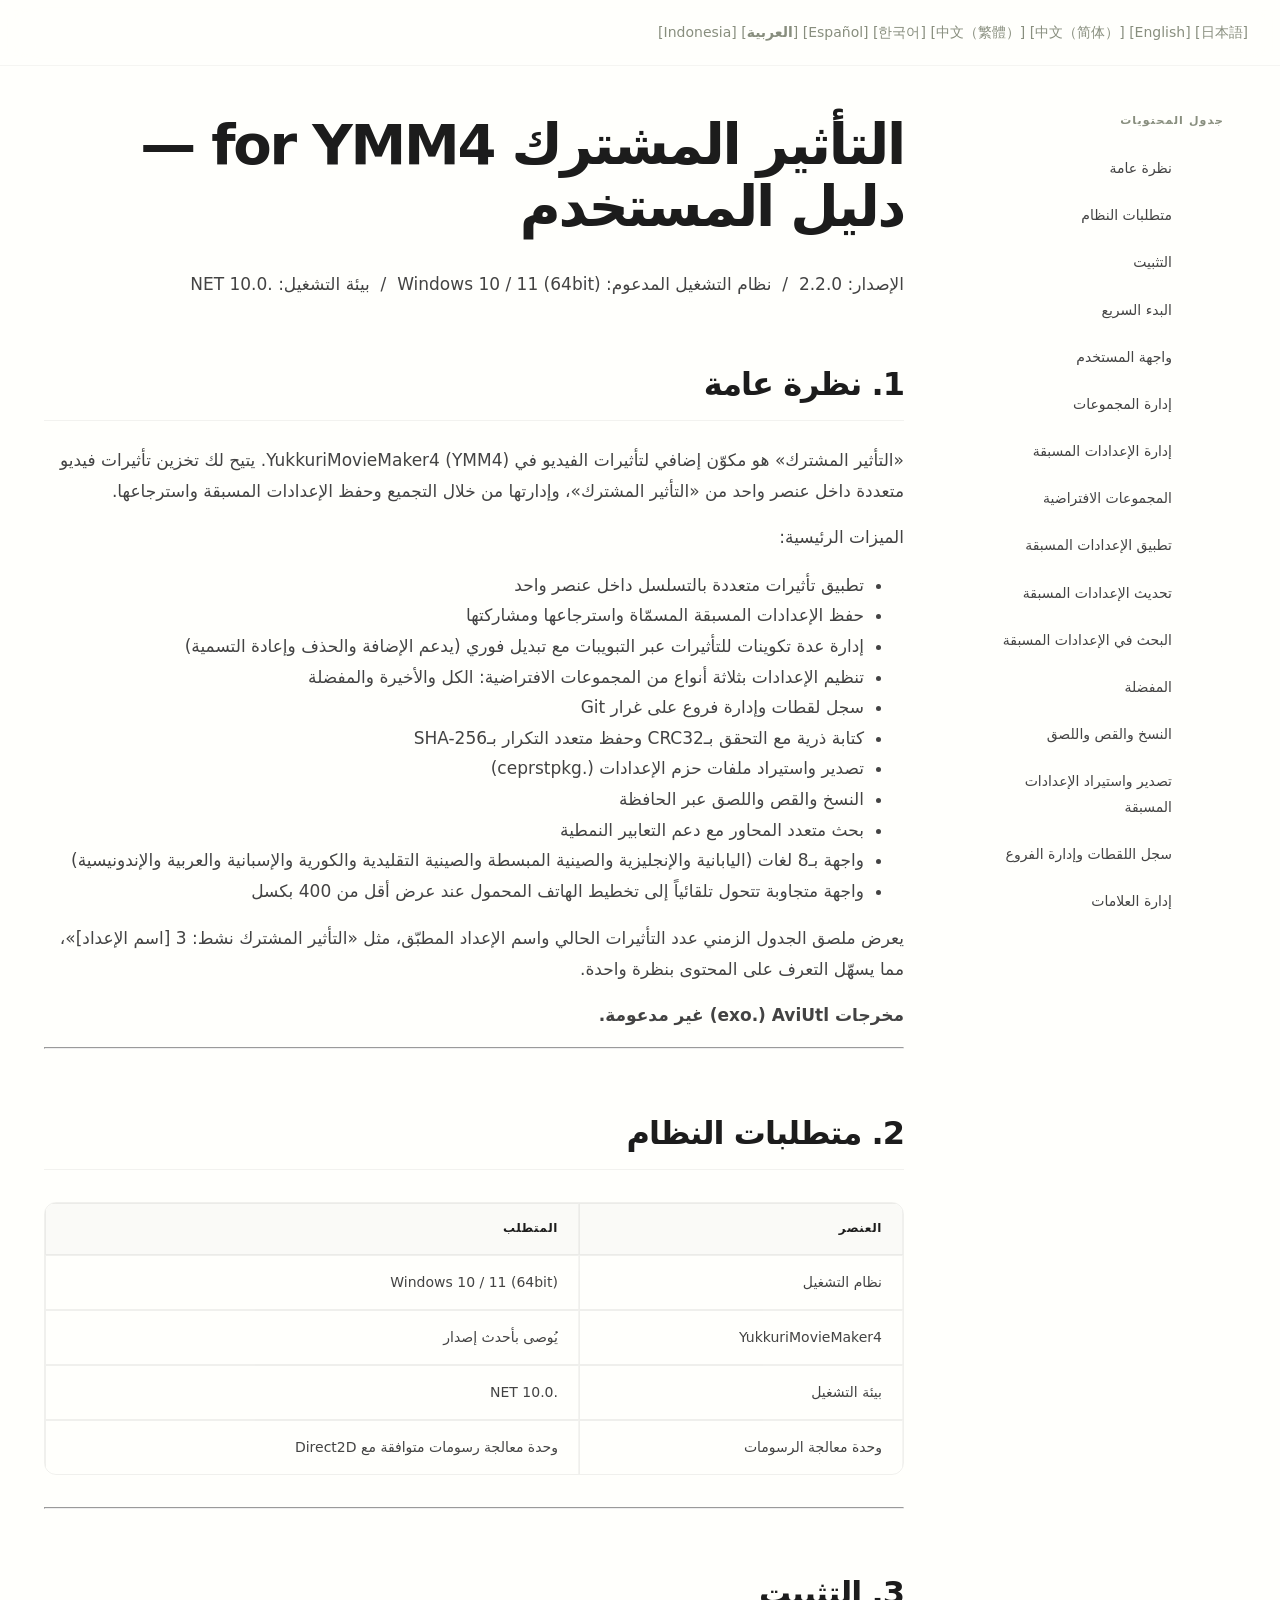
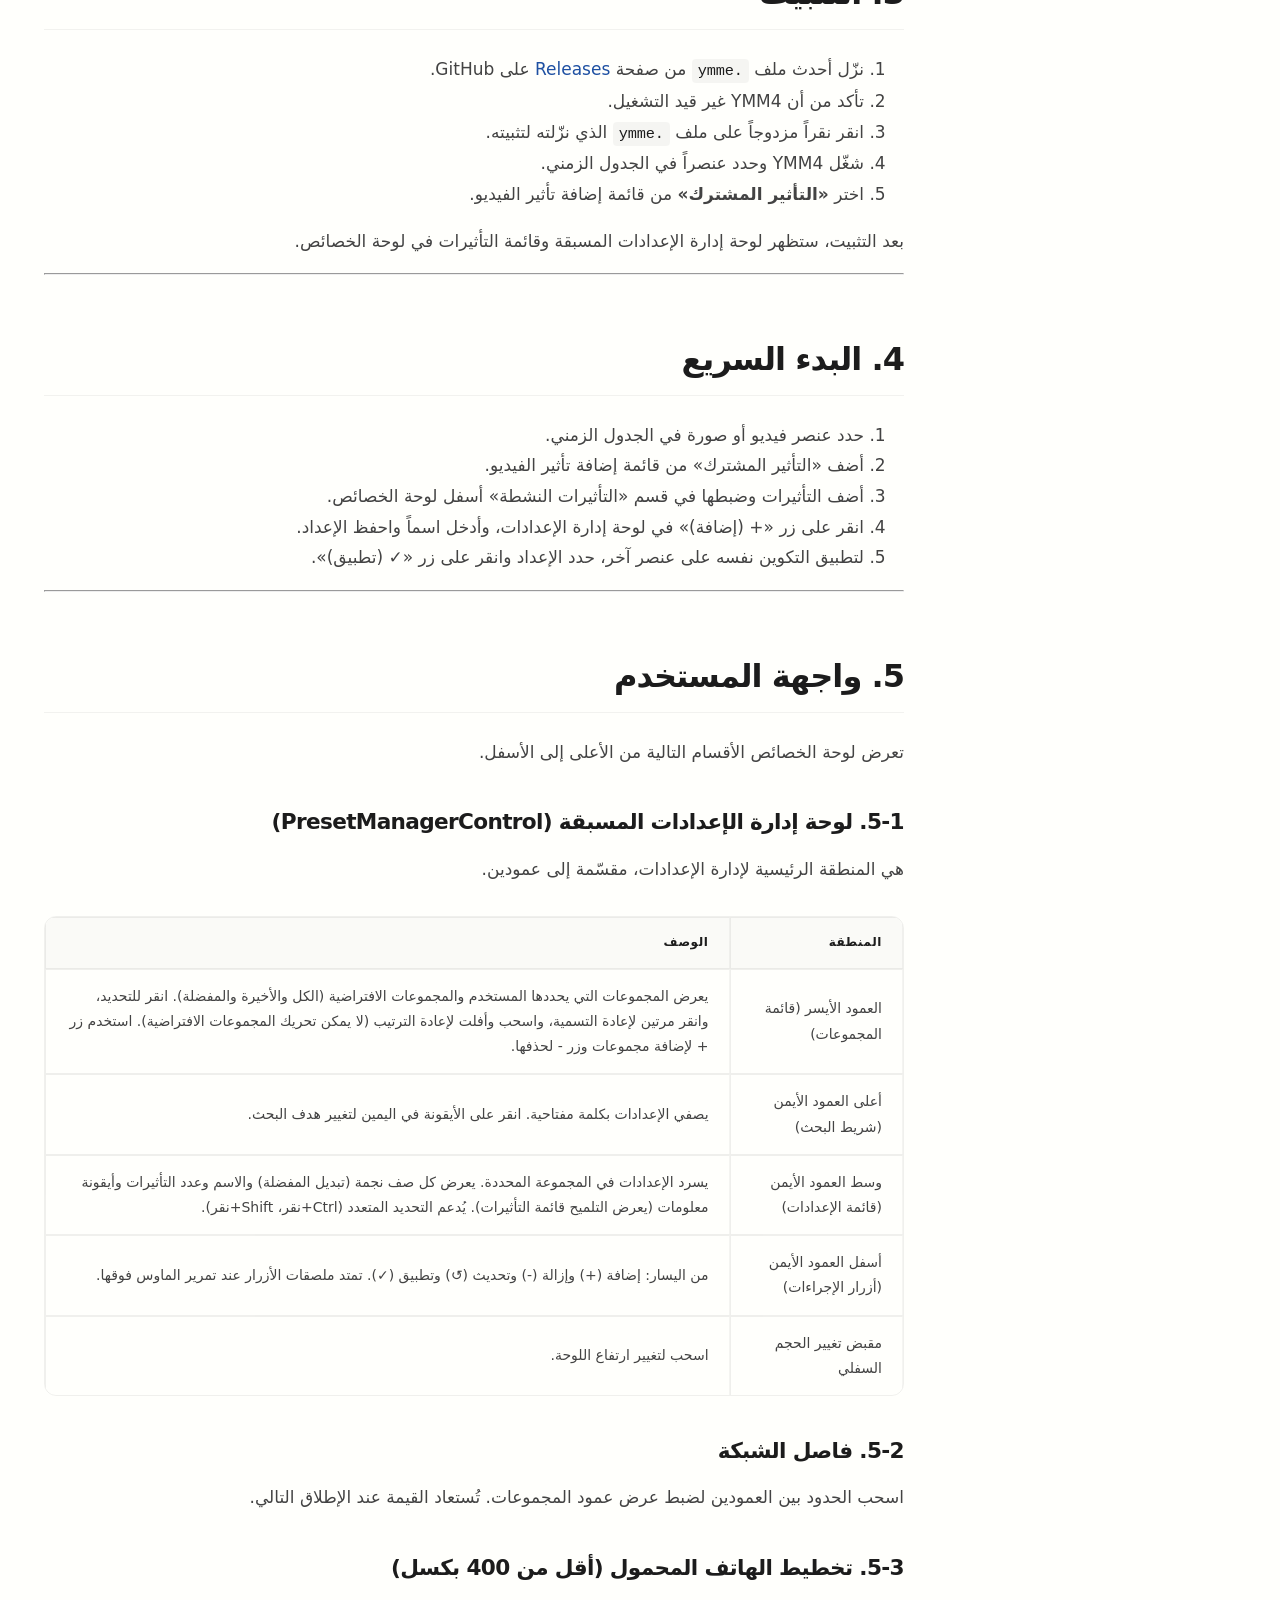
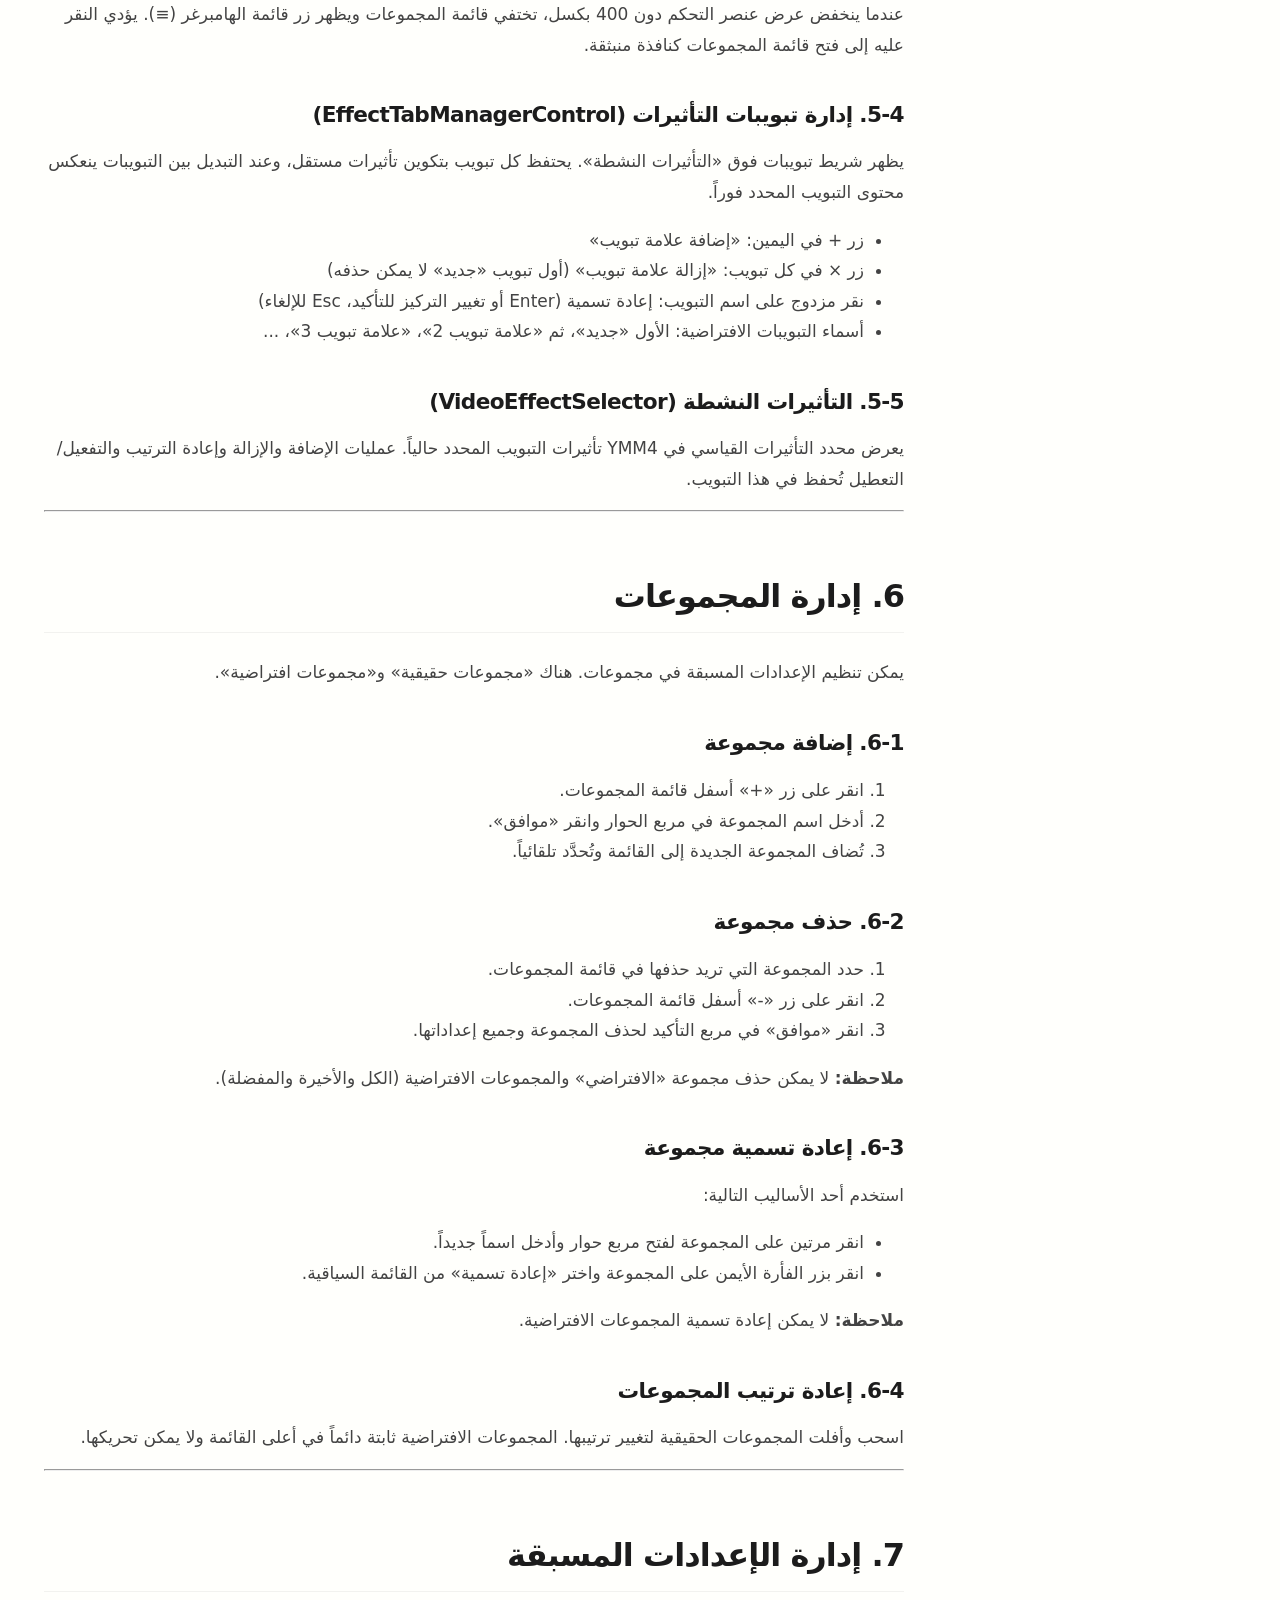
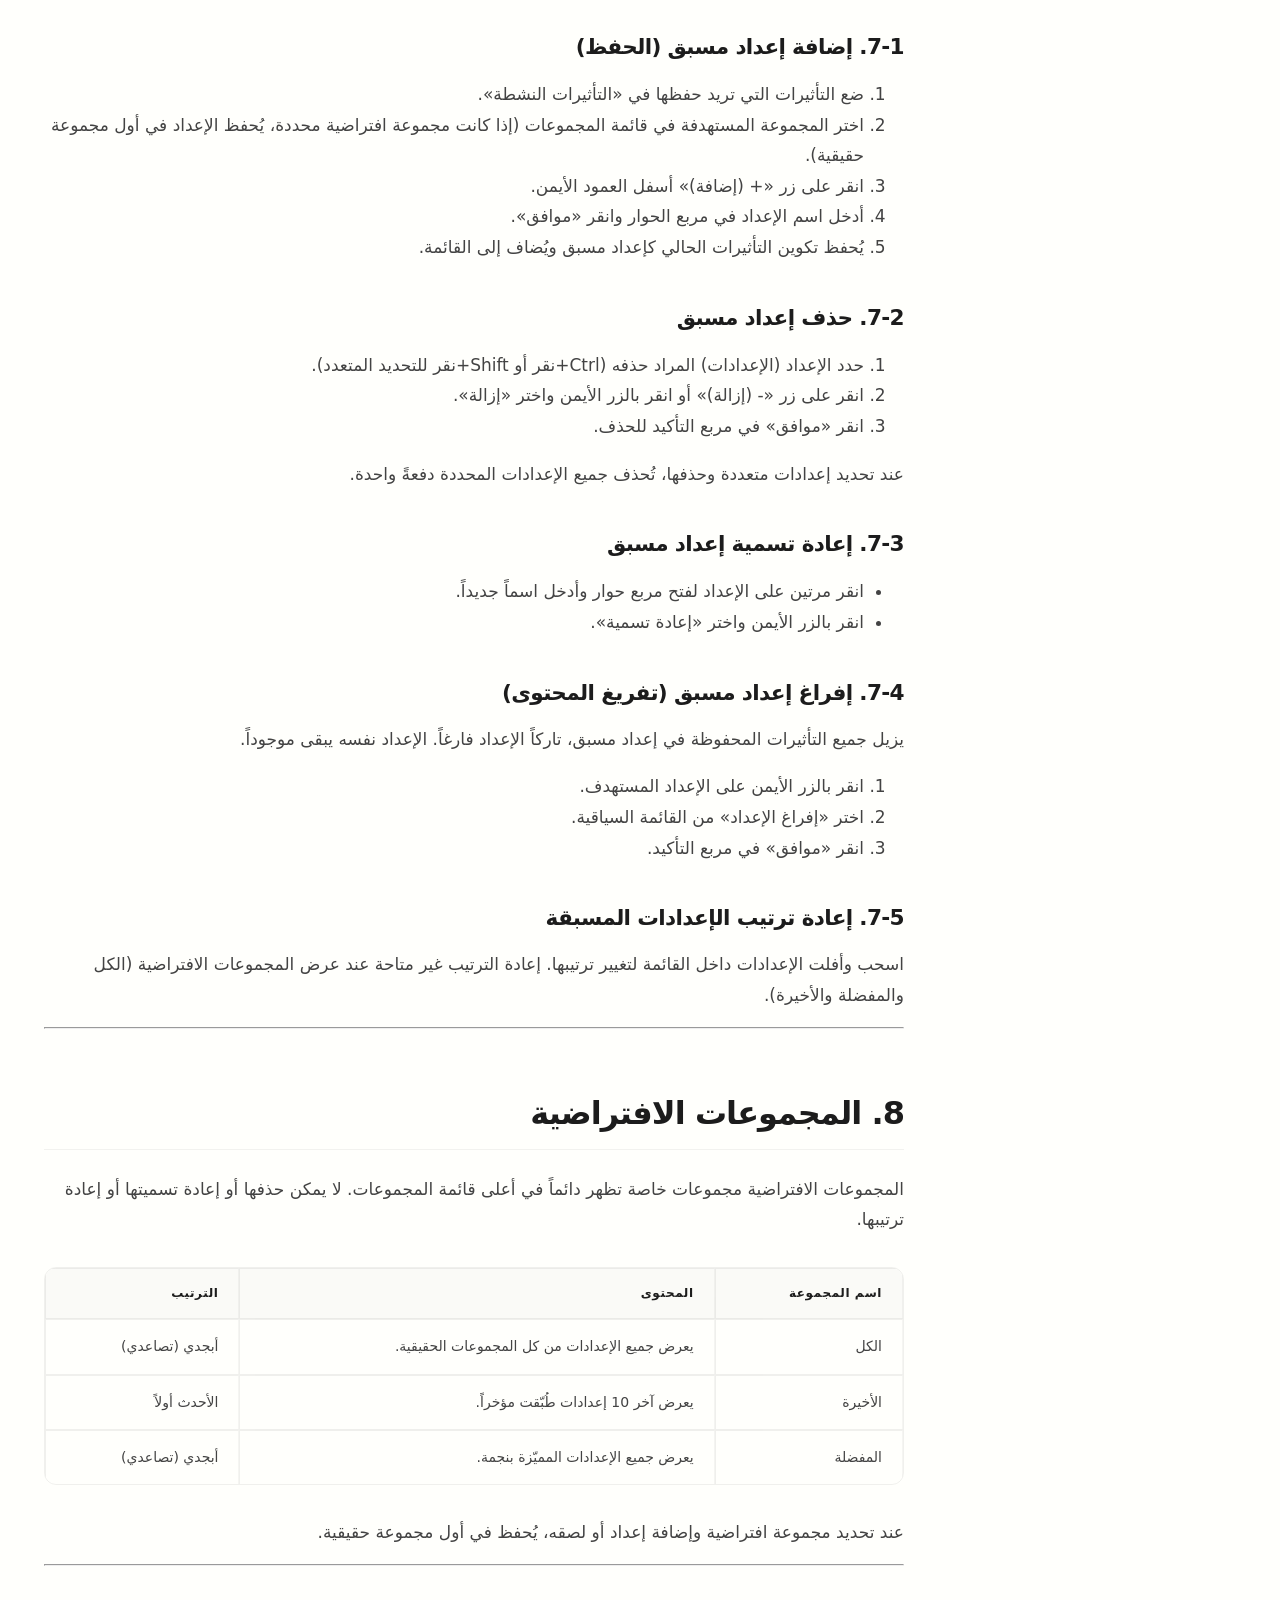
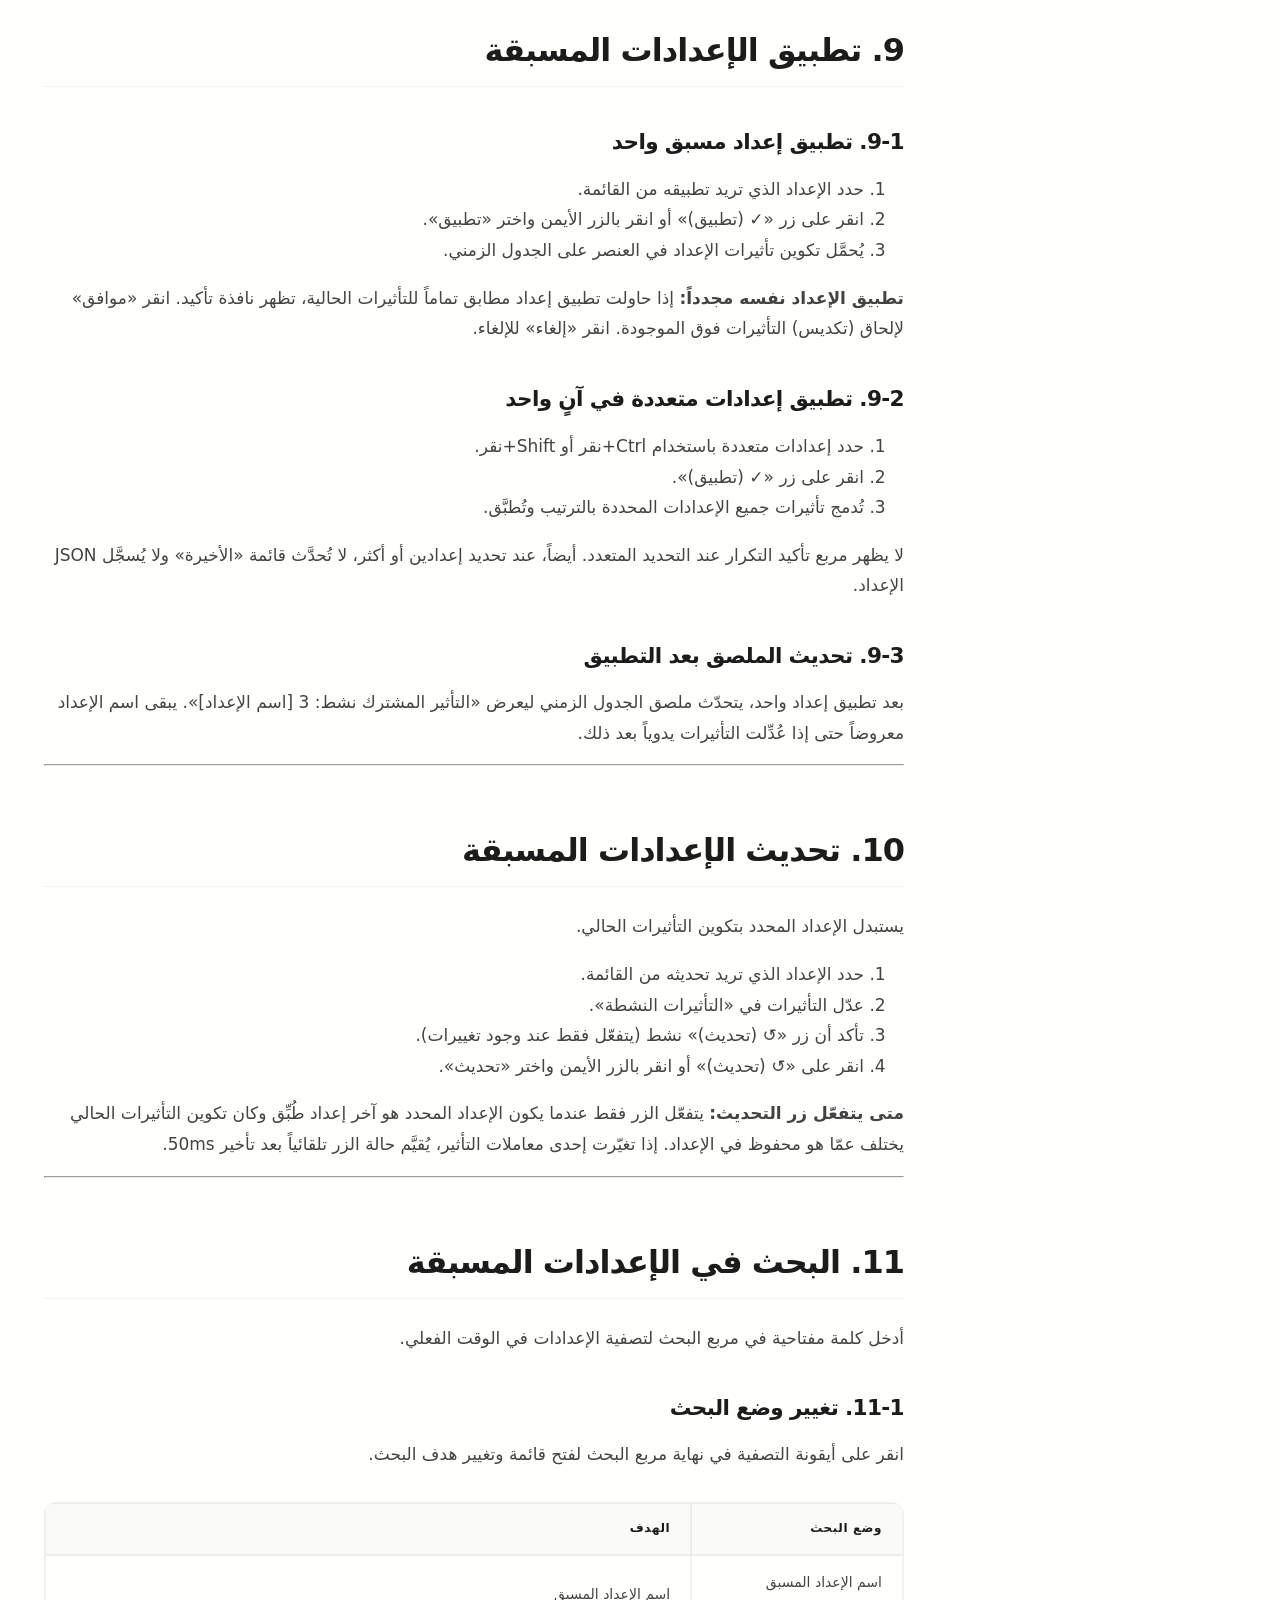
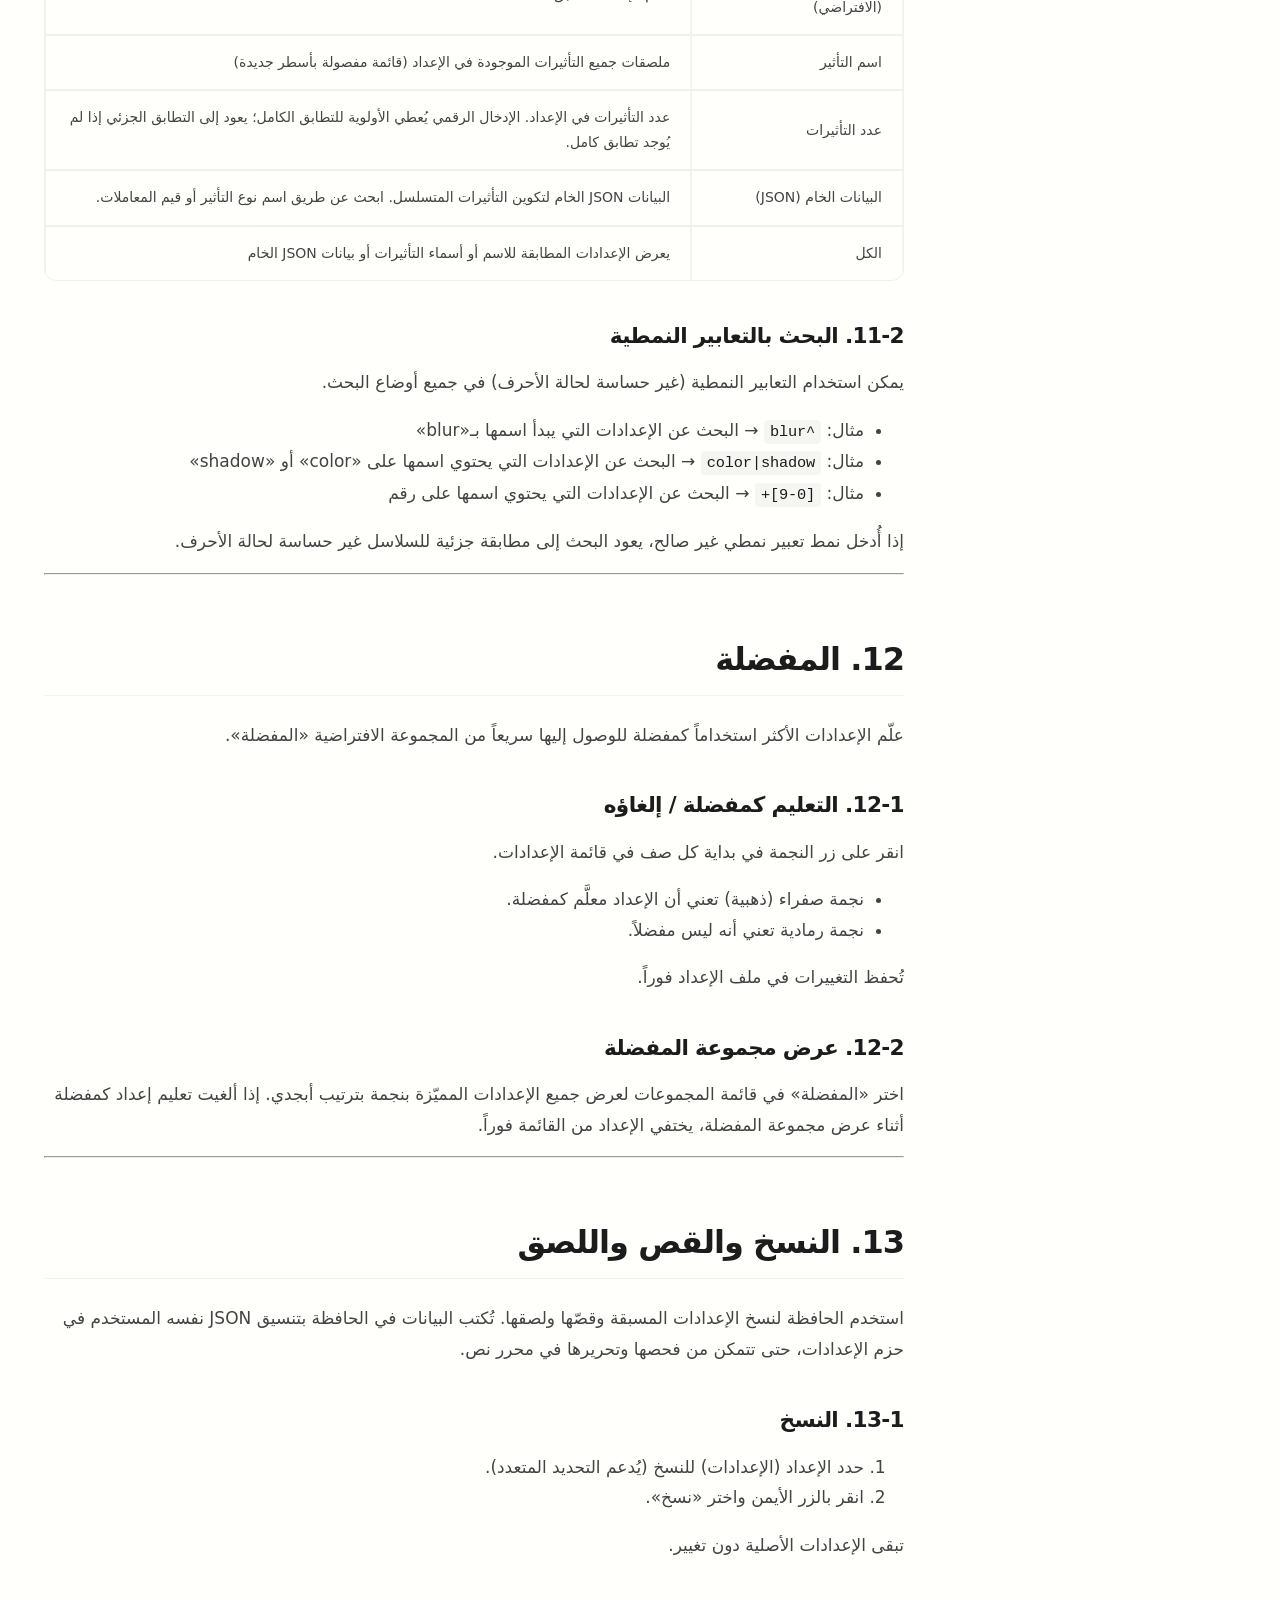
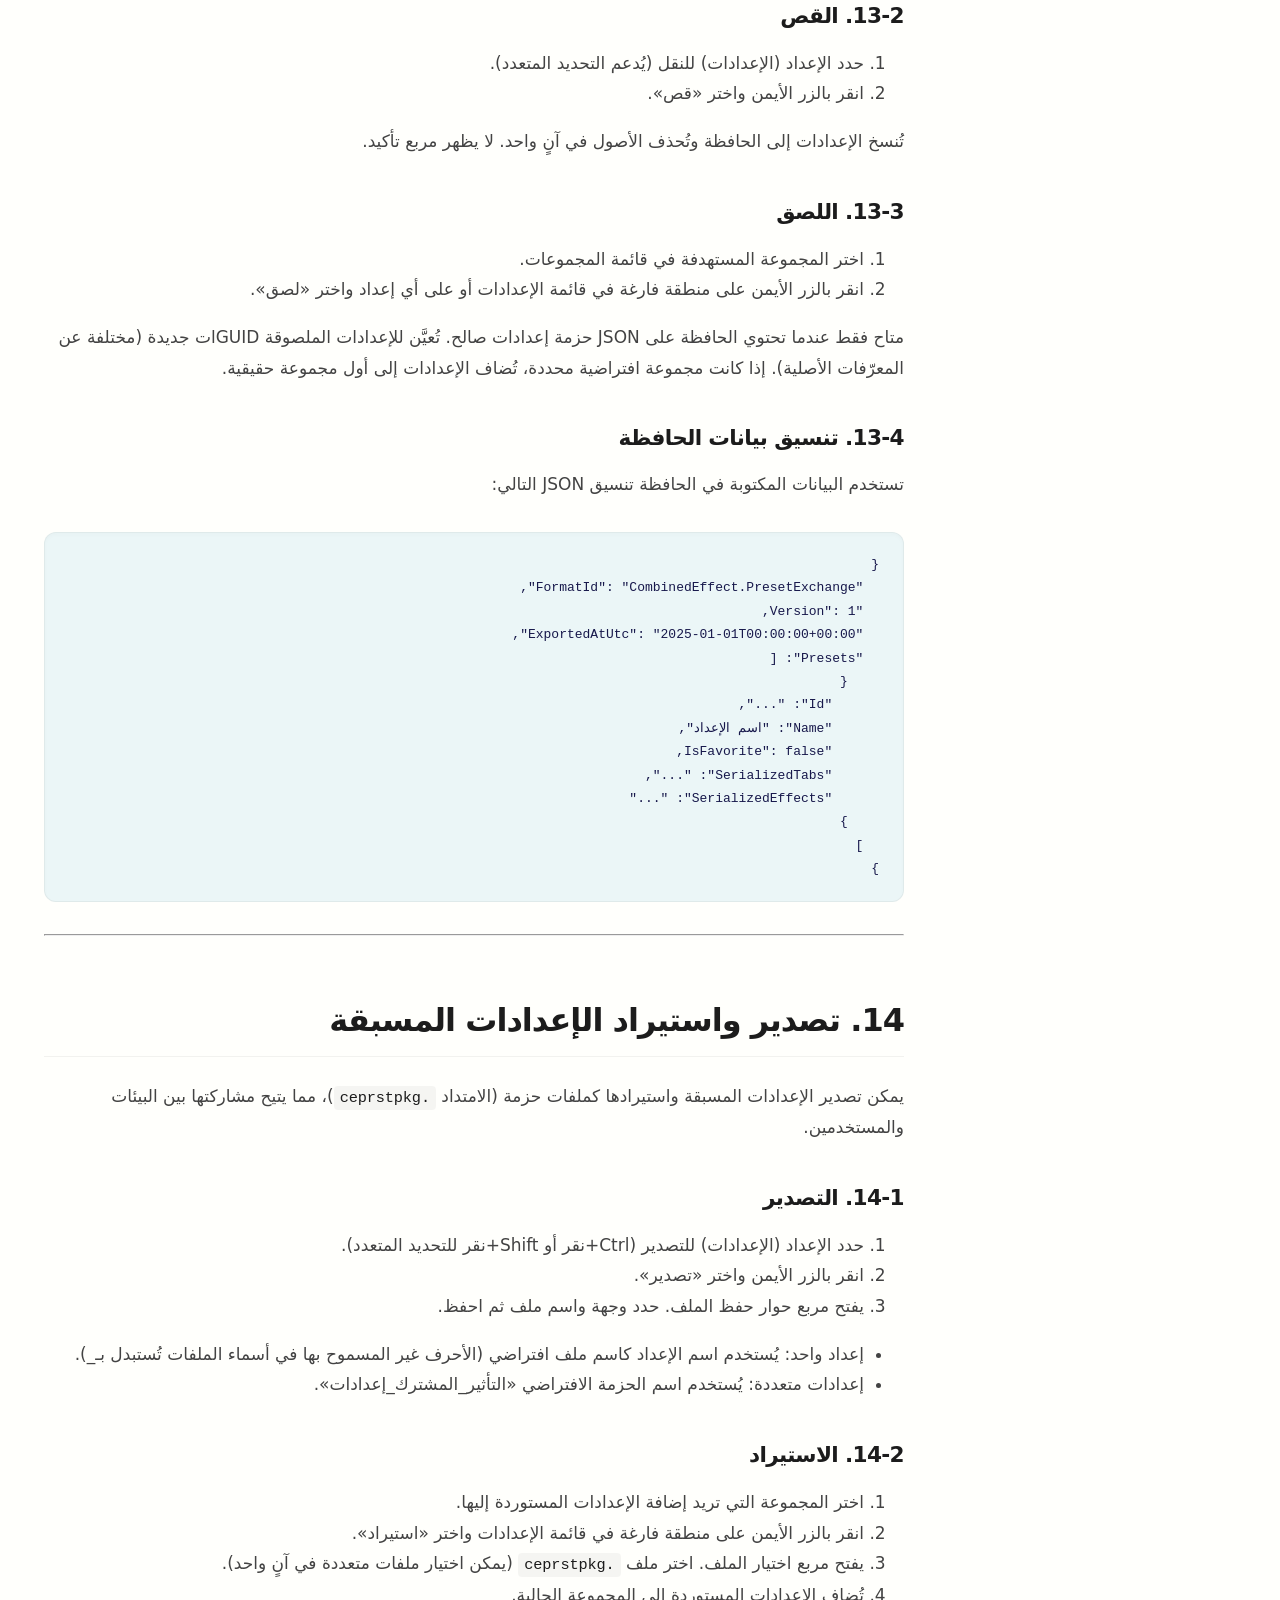
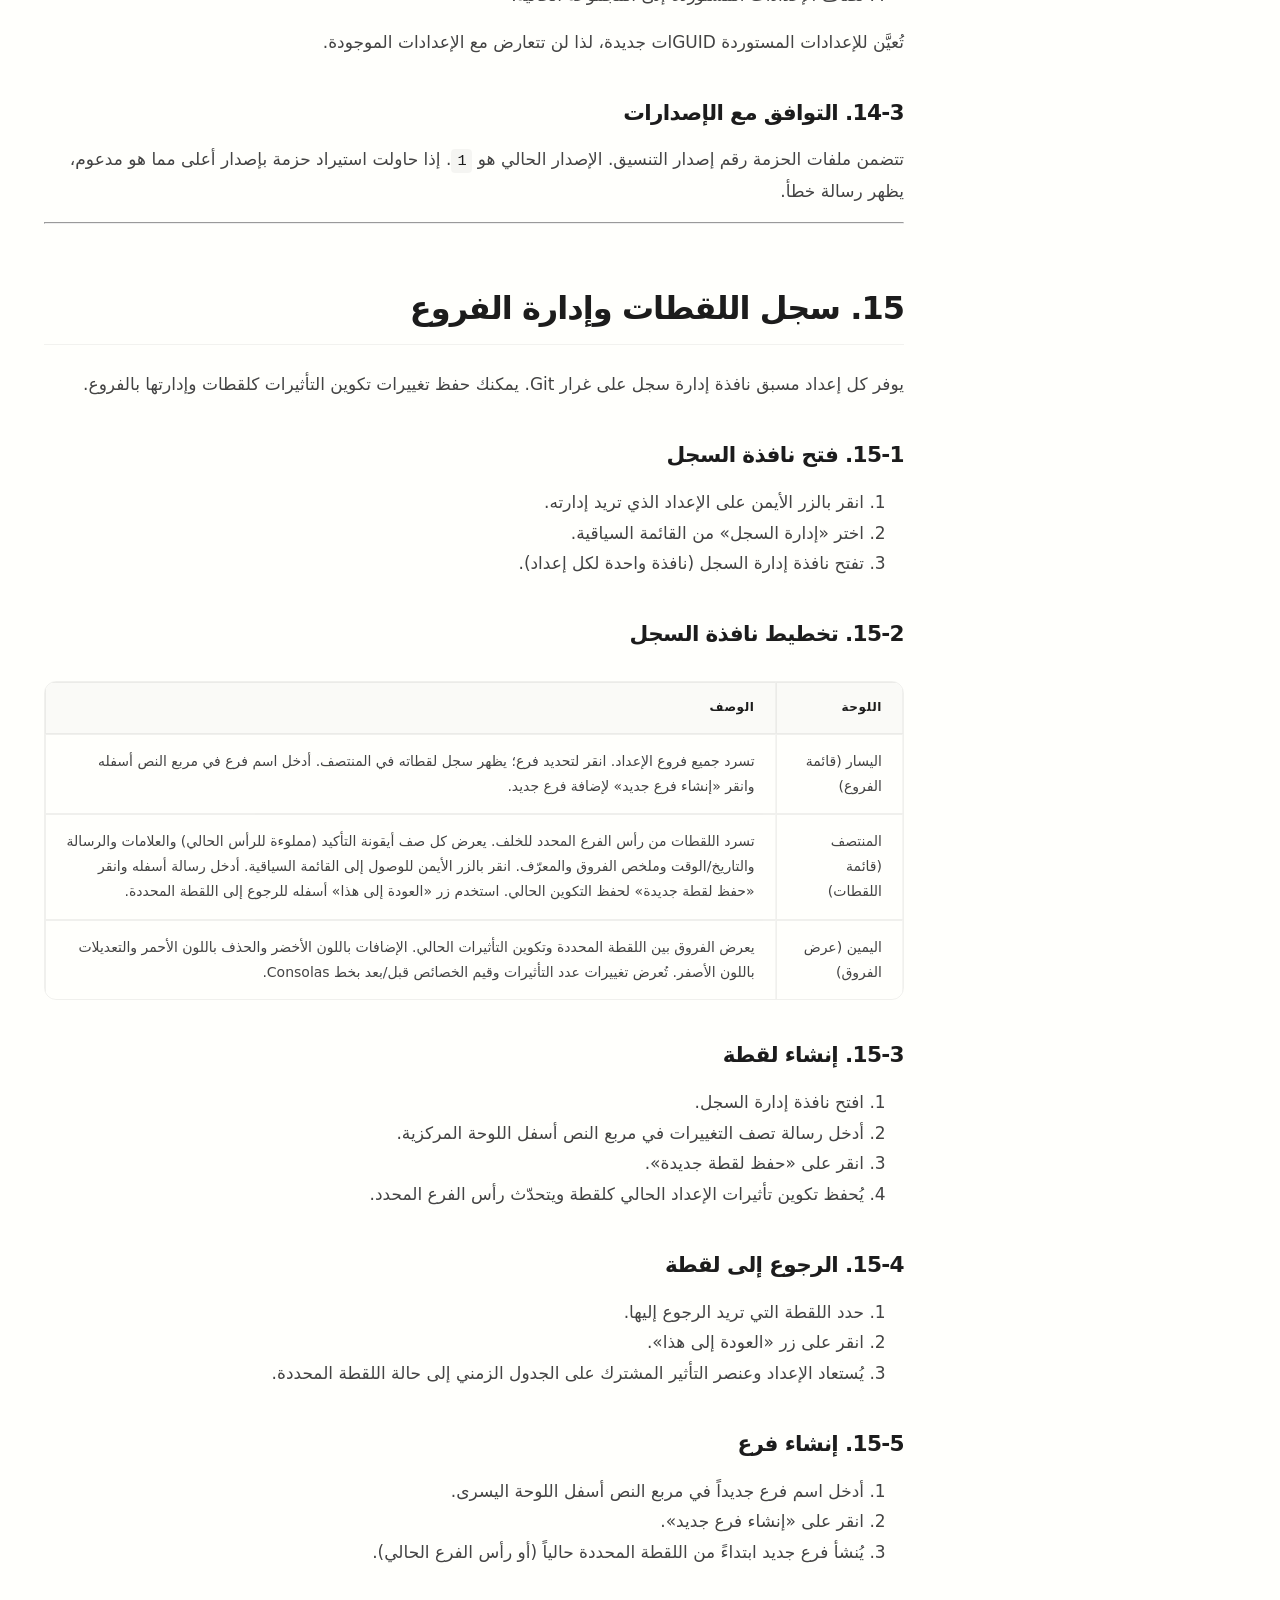
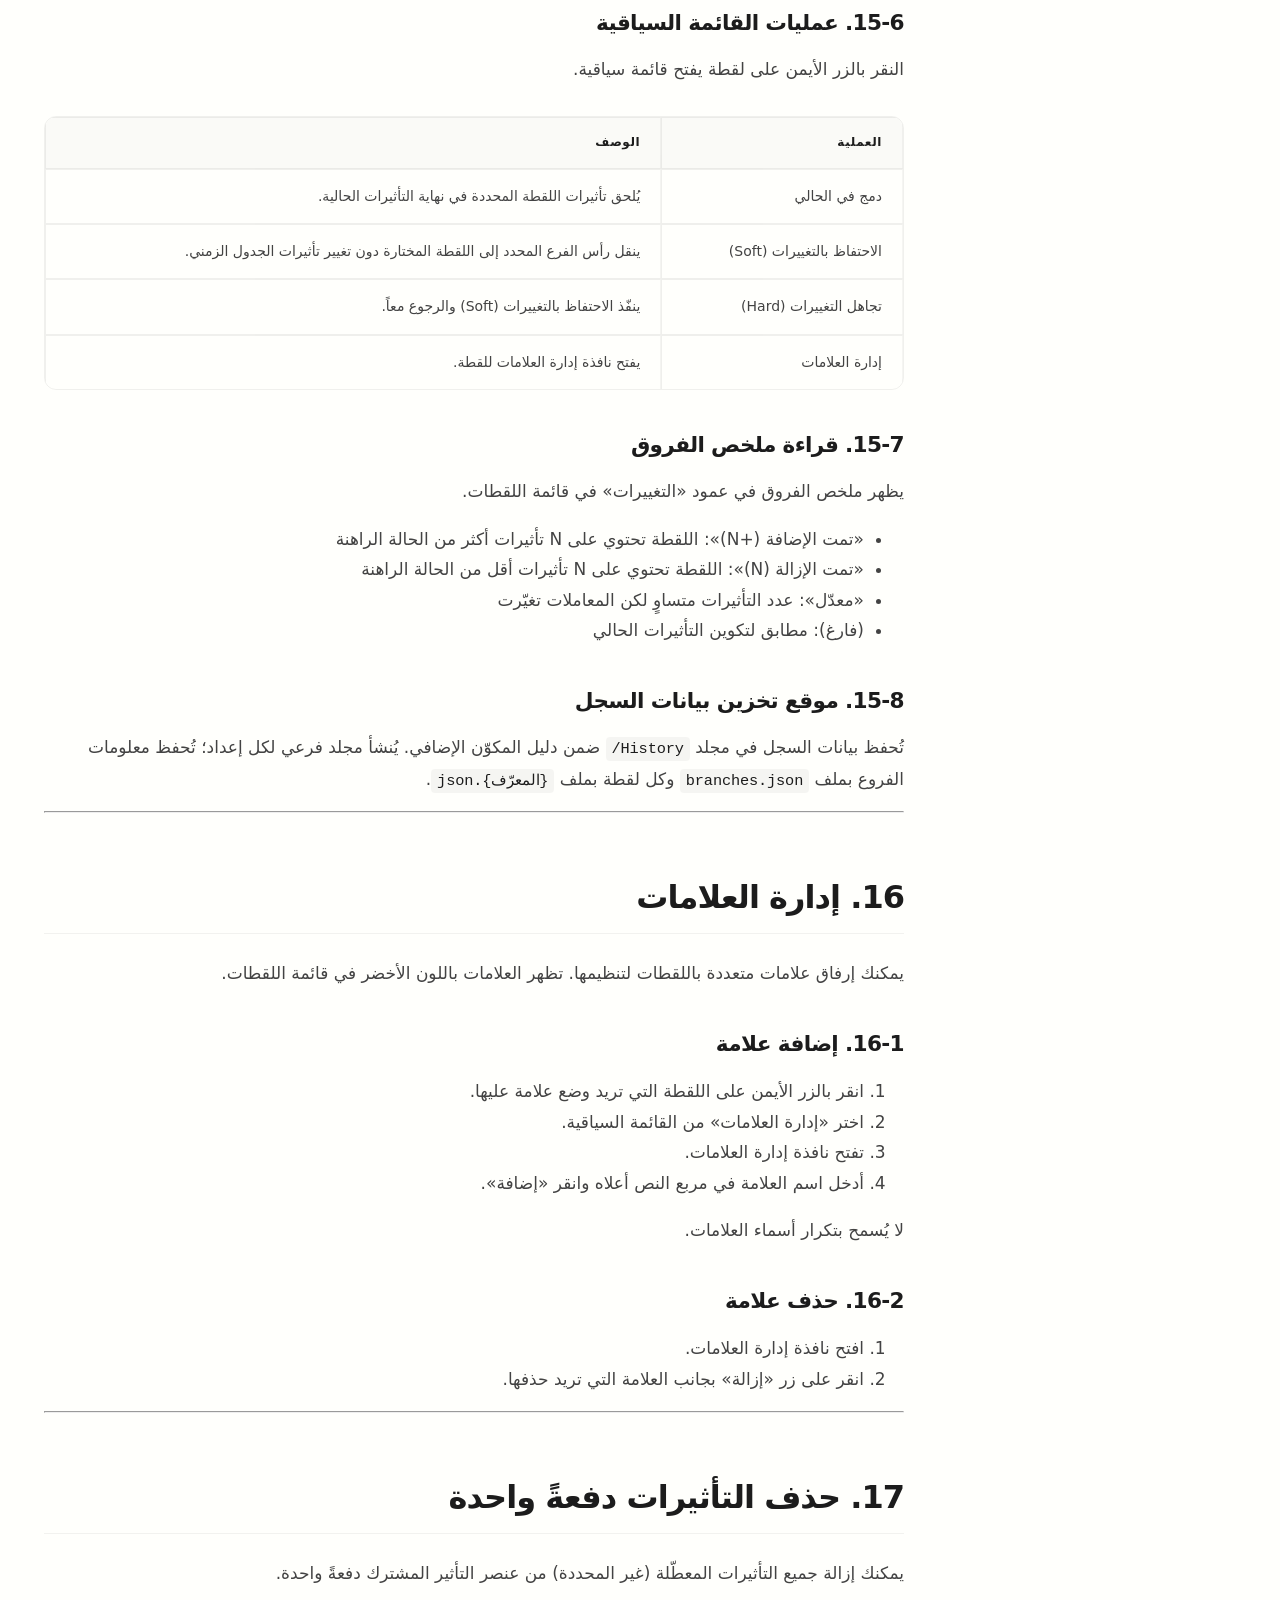
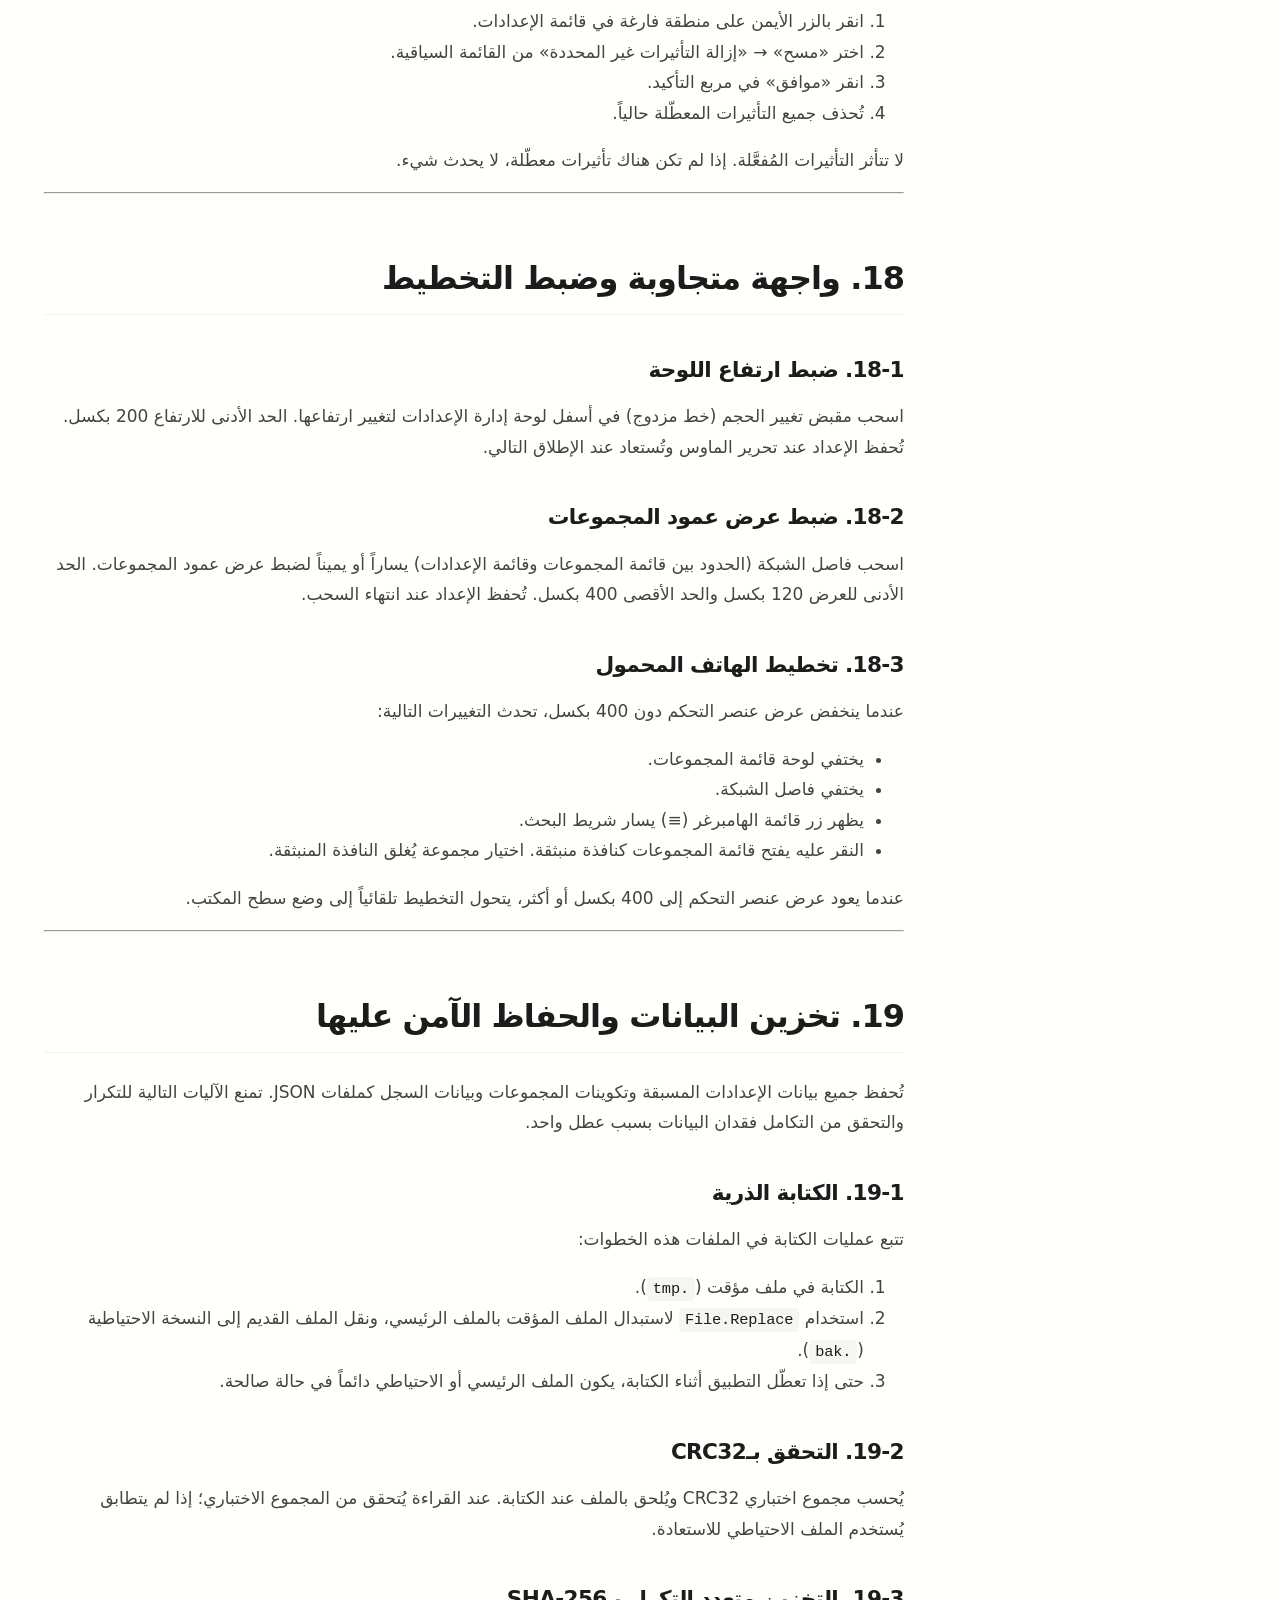
<file: docs/index_ar.htm>
<!DOCTYPE html>
<html lang="ar" dir="rtl">
<head>
<meta charset="UTF-8">
<meta name="viewport" content="width=device-width, initial-scale=1.0">
<link rel="stylesheet" href="style.css">
<title>التأثير المشترك — دليل المستخدم</title>
</head>
<body>

<header class="site-header">
  <div class="lang-nav container">
    <p>
[<a href="index.htm">日本語</a>]
[<a href="index_en.htm">English</a>]
[<a href="index_zh-cn.htm">中文（简体）</a>]
[<a href="index_zh-tw.htm">中文（繁體）</a>]
[<a href="index_ko.htm">한국어</a>]
[<a href="index_es.htm">Español</a>]
[<strong>العربية</strong>]
[<a href="index_id.htm">Indonesia</a>]
</p>
  </div>
</header>

<div class="layout-wrapper container">
  <nav class="sidebar">
    <h2>جدول المحتويات</h2>
<ol>
  <li><a href="#overview">نظرة عامة</a></li>
  <li><a href="#requirements">متطلبات النظام</a></li>
  <li><a href="#install">التثبيت</a></li>
  <li><a href="#quickstart">البدء السريع</a></li>
  <li><a href="#ui">واجهة المستخدم</a></li>
  <li><a href="#groups">إدارة المجموعات</a></li>
  <li><a href="#presets">إدارة الإعدادات المسبقة</a></li>
  <li><a href="#virtual-groups">المجموعات الافتراضية</a></li>
  <li><a href="#apply">تطبيق الإعدادات المسبقة</a></li>
  <li><a href="#update">تحديث الإعدادات المسبقة</a></li>
  <li><a href="#search">البحث في الإعدادات المسبقة</a></li>
  <li><a href="#favorite">المفضلة</a></li>
  <li><a href="#clipboard">النسخ والقص واللصق</a></li>
  <li><a href="#exchange">تصدير واستيراد الإعدادات المسبقة</a></li>
  <li><a href="#history">سجل اللقطات وإدارة الفروع</a></li>
  <li><a href="#tags">إدارة العلامات</a></li>
  <li><a href="#clear">حذف التأثيرات دفعةً واحدة</a></li>
  <li><a href="#responsive">واجهة متجاوبة وضبط التخطيط</a></li>
  <li><a href="#persistence">تخزين البيانات والحفاظ الآمن عليها</a></li>
  <li><a href="#migration">الترحيل من الإصدارات السابقة</a></li>
  <li><a href="#files">بنية الملفات والمجلدات</a></li>
  <li><a href="#multilang">دعم متعدد اللغات</a></li>
  <li><a href="#params">مرجع المعاملات</a></li>
  <li><a href="#operations">مرجع سريع</a></li>
  <li><a href="#caution">ملاحظات وتحذيرات</a></li>
  <li><a href="#license">إخلاء المسؤولية والترخيص</a></li>
</ol>
  </nav>

  <main class="main-content">
    <div class="page-title">
      <h1>التأثير المشترك for YMM4 — دليل المستخدم</h1>
      <p>الإصدار: 2.2.0 &nbsp;/&nbsp; نظام التشغيل المدعوم: Windows 10 / 11 (64bit) &nbsp;/&nbsp; بيئة التشغيل: .NET 10.0</p>
    </div>
    
    <div class="content-body">
      <h2 id="overview">1. نظرة عامة</h2>
<p>
«التأثير المشترك» هو مكوّن إضافي لتأثيرات الفيديو في YukkuriMovieMaker4 (YMM4).
يتيح لك تخزين تأثيرات فيديو متعددة داخل عنصر واحد من «التأثير المشترك»، وإدارتها من خلال التجميع وحفظ الإعدادات المسبقة واسترجاعها.
</p>
<p>الميزات الرئيسية:</p>
<ul>
  <li>تطبيق تأثيرات متعددة بالتسلسل داخل عنصر واحد</li>
  <li>حفظ الإعدادات المسبقة المسمّاة واسترجاعها ومشاركتها</li>
  <li>إدارة عدة تكوينات للتأثيرات عبر التبويبات مع تبديل فوري (يدعم الإضافة والحذف وإعادة التسمية)</li>
  <li>تنظيم الإعدادات بثلاثة أنواع من المجموعات الافتراضية: الكل والأخيرة والمفضلة</li>
  <li>سجل لقطات وإدارة فروع على غرار Git</li>
  <li>كتابة ذرية مع التحقق بـCRC32 وحفظ متعدد التكرار بـSHA-256</li>
  <li>تصدير واستيراد ملفات حزم الإعدادات (.ceprstpkg)</li>
  <li>النسخ والقص واللصق عبر الحافظة</li>
  <li>بحث متعدد المحاور مع دعم التعابير النمطية</li>
  <li>واجهة بـ8 لغات (اليابانية والإنجليزية والصينية المبسطة والصينية التقليدية والكورية والإسبانية والعربية والإندونيسية)</li>
  <li>واجهة متجاوبة تتحول تلقائياً إلى تخطيط الهاتف المحمول عند عرض أقل من 400 بكسل</li>
</ul>
<p>
يعرض ملصق الجدول الزمني عدد التأثيرات الحالي واسم الإعداد المطبّق، مثل «التأثير المشترك نشط: 3 [اسم الإعداد]»، مما يسهّل التعرف على المحتوى بنظرة واحدة.
</p>
<p>
<strong>مخرجات AviUtl ‏(.exo) غير مدعومة.</strong>
</p>
<hr>

<h2 id="requirements">2. متطلبات النظام</h2>
<table border="1" cellpadding="6" cellspacing="0">
  <tr><th>العنصر</th><th>المتطلب</th></tr>
  <tr><td>نظام التشغيل</td><td>Windows 10 / 11 (64bit)</td></tr>
  <tr><td>YukkuriMovieMaker4</td><td>يُوصى بأحدث إصدار</td></tr>
  <tr><td>بيئة التشغيل</td><td>.NET 10.0</td></tr>
  <tr><td>وحدة معالجة الرسومات</td><td>وحدة معالجة رسومات متوافقة مع Direct2D</td></tr>
</table>
<hr>

<h2 id="install">3. التثبيت</h2>
<ol>
  <li>نزّل أحدث ملف <code>.ymme</code> من صفحة <a href="https://github.com/routersys/YMM4-CombinedEffect/releases">Releases</a> على GitHub.</li>
  <li>تأكد من أن YMM4 غير قيد التشغيل.</li>
  <li>انقر نقراً مزدوجاً على ملف <code>.ymme</code> الذي نزّلته لتثبيته.</li>
  <li>شغّل YMM4 وحدد عنصراً في الجدول الزمني.</li>
  <li>اختر <strong>«التأثير المشترك»</strong> من قائمة إضافة تأثير الفيديو.</li>
</ol>
<p>بعد التثبيت، ستظهر لوحة إدارة الإعدادات المسبقة وقائمة التأثيرات في لوحة الخصائص.</p>
<hr>

<h2 id="quickstart">4. البدء السريع</h2>
<ol>
  <li>حدد عنصر فيديو أو صورة في الجدول الزمني.</li>
  <li>أضف «التأثير المشترك» من قائمة إضافة تأثير الفيديو.</li>
  <li>أضف التأثيرات وضبطها في قسم «التأثيرات النشطة» أسفل لوحة الخصائص.</li>
  <li>انقر على زر «+ (إضافة)» في لوحة إدارة الإعدادات، وأدخل اسماً واحفظ الإعداد.</li>
  <li>لتطبيق التكوين نفسه على عنصر آخر، حدد الإعداد وانقر على زر «✓ (تطبيق)».</li>
</ol>
<hr>

<h2 id="ui">5. واجهة المستخدم</h2>
<p>تعرض لوحة الخصائص الأقسام التالية من الأعلى إلى الأسفل.</p>

<h3>5-1. لوحة إدارة الإعدادات المسبقة (PresetManagerControl)</h3>
<p>هي المنطقة الرئيسية لإدارة الإعدادات، مقسّمة إلى عمودين.</p>
<table border="1" cellpadding="6" cellspacing="0">
  <tr><th>المنطقة</th><th>الوصف</th></tr>
  <tr><td>العمود الأيسر (قائمة المجموعات)</td><td>يعرض المجموعات التي يحددها المستخدم والمجموعات الافتراضية (الكل والأخيرة والمفضلة). انقر للتحديد، وانقر مرتين لإعادة التسمية، واسحب وأفلت لإعادة الترتيب (لا يمكن تحريك المجموعات الافتراضية). استخدم زر + لإضافة مجموعات وزر - لحذفها.</td></tr>
  <tr><td>أعلى العمود الأيمن (شريط البحث)</td><td>يصفي الإعدادات بكلمة مفتاحية. انقر على الأيقونة في اليمين لتغيير هدف البحث.</td></tr>
  <tr><td>وسط العمود الأيمن (قائمة الإعدادات)</td><td>يسرد الإعدادات في المجموعة المحددة. يعرض كل صف نجمة (تبديل المفضلة) والاسم وعدد التأثيرات وأيقونة معلومات (يعرض التلميح قائمة التأثيرات). يُدعم التحديد المتعدد (Ctrl+نقر، Shift+نقر).</td></tr>
  <tr><td>أسفل العمود الأيمن (أزرار الإجراءات)</td><td>من اليسار: إضافة (+) وإزالة (-) وتحديث (↺) وتطبيق (✓). تمتد ملصقات الأزرار عند تمرير الماوس فوقها.</td></tr>
  <tr><td>مقبض تغيير الحجم السفلي</td><td>اسحب لتغيير ارتفاع اللوحة.</td></tr>
</table>

<h3>5-2. فاصل الشبكة</h3>
<p>اسحب الحدود بين العمودين لضبط عرض عمود المجموعات. تُستعاد القيمة عند الإطلاق التالي.</p>

<h3>5-3. تخطيط الهاتف المحمول (أقل من 400 بكسل)</h3>
<p>عندما ينخفض عرض عنصر التحكم دون 400 بكسل، تختفي قائمة المجموعات ويظهر زر قائمة الهامبرغر (≡). يؤدي النقر عليه إلى فتح قائمة المجموعات كنافذة منبثقة.</p>

<h3>5-4. إدارة تبويبات التأثيرات (EffectTabManagerControl)</h3>
<p>يظهر شريط تبويبات فوق «التأثيرات النشطة». يحتفظ كل تبويب بتكوين تأثيرات مستقل، وعند التبديل بين التبويبات ينعكس محتوى التبويب المحدد فوراً.</p>
<ul>
  <li>زر + في اليمين: «إضافة علامة تبويب»</li>
  <li>زر × في كل تبويب: «إزالة علامة تبويب» (أول تبويب «جديد» لا يمكن حذفه)</li>
  <li>نقر مزدوج على اسم التبويب: إعادة تسمية (Enter أو تغيير التركيز للتأكيد، Esc للإلغاء)</li>
  <li>أسماء التبويبات الافتراضية: الأول «جديد»، ثم «علامة تبويب 2»، «علامة تبويب 3»، ...</li>
</ul>

<h3>5-5. التأثيرات النشطة (VideoEffectSelector)</h3>
<p>يعرض محدد التأثيرات القياسي في YMM4 تأثيرات التبويب المحدد حالياً. عمليات الإضافة والإزالة وإعادة الترتيب والتفعيل/التعطيل تُحفظ في هذا التبويب.</p>
<hr>

<h2 id="groups">6. إدارة المجموعات</h2>
<p>يمكن تنظيم الإعدادات المسبقة في مجموعات. هناك «مجموعات حقيقية» و«مجموعات افتراضية».</p>

<h3>6-1. إضافة مجموعة</h3>
<ol>
  <li>انقر على زر «+» أسفل قائمة المجموعات.</li>
  <li>أدخل اسم المجموعة في مربع الحوار وانقر «موافق».</li>
  <li>تُضاف المجموعة الجديدة إلى القائمة وتُحدَّد تلقائياً.</li>
</ol>

<h3>6-2. حذف مجموعة</h3>
<ol>
  <li>حدد المجموعة التي تريد حذفها في قائمة المجموعات.</li>
  <li>انقر على زر «-» أسفل قائمة المجموعات.</li>
  <li>انقر «موافق» في مربع التأكيد لحذف المجموعة وجميع إعداداتها.</li>
</ol>
<p><strong>ملاحظة:</strong> لا يمكن حذف مجموعة «الافتراضي» والمجموعات الافتراضية (الكل والأخيرة والمفضلة).</p>

<h3>6-3. إعادة تسمية مجموعة</h3>
<p>استخدم أحد الأساليب التالية:</p>
<ul>
  <li>انقر مرتين على المجموعة لفتح مربع حوار وأدخل اسماً جديداً.</li>
  <li>انقر بزر الفأرة الأيمن على المجموعة واختر «إعادة تسمية» من القائمة السياقية.</li>
</ul>
<p><strong>ملاحظة:</strong> لا يمكن إعادة تسمية المجموعات الافتراضية.</p>

<h3>6-4. إعادة ترتيب المجموعات</h3>
<p>اسحب وأفلت المجموعات الحقيقية لتغيير ترتيبها. المجموعات الافتراضية ثابتة دائماً في أعلى القائمة ولا يمكن تحريكها.</p>
<hr>

<h2 id="presets">7. إدارة الإعدادات المسبقة</h2>

<h3>7-1. إضافة إعداد مسبق (الحفظ)</h3>
<ol>
  <li>ضع التأثيرات التي تريد حفظها في «التأثيرات النشطة».</li>
  <li>اختر المجموعة المستهدفة في قائمة المجموعات (إذا كانت مجموعة افتراضية محددة، يُحفظ الإعداد في أول مجموعة حقيقية).</li>
  <li>انقر على زر «+ (إضافة)» أسفل العمود الأيمن.</li>
  <li>أدخل اسم الإعداد في مربع الحوار وانقر «موافق».</li>
  <li>يُحفظ تكوين التأثيرات الحالي كإعداد مسبق ويُضاف إلى القائمة.</li>
</ol>

<h3>7-2. حذف إعداد مسبق</h3>
<ol>
  <li>حدد الإعداد (الإعدادات) المراد حذفه (Ctrl+نقر أو Shift+نقر للتحديد المتعدد).</li>
  <li>انقر على زر «- (إزالة)» أو انقر بالزر الأيمن واختر «إزالة».</li>
  <li>انقر «موافق» في مربع التأكيد للحذف.</li>
</ol>
<p>عند تحديد إعدادات متعددة وحذفها، تُحذف جميع الإعدادات المحددة دفعةً واحدة.</p>

<h3>7-3. إعادة تسمية إعداد مسبق</h3>
<ul>
  <li>انقر مرتين على الإعداد لفتح مربع حوار وأدخل اسماً جديداً.</li>
  <li>انقر بالزر الأيمن واختر «إعادة تسمية».</li>
</ul>

<h3>7-4. إفراغ إعداد مسبق (تفريغ المحتوى)</h3>
<p>يزيل جميع التأثيرات المحفوظة في إعداد مسبق، تاركاً الإعداد فارغاً. الإعداد نفسه يبقى موجوداً.</p>
<ol>
  <li>انقر بالزر الأيمن على الإعداد المستهدف.</li>
  <li>اختر «إفراغ الإعداد» من القائمة السياقية.</li>
  <li>انقر «موافق» في مربع التأكيد.</li>
</ol>

<h3>7-5. إعادة ترتيب الإعدادات المسبقة</h3>
<p>اسحب وأفلت الإعدادات داخل القائمة لتغيير ترتيبها. إعادة الترتيب غير متاحة عند عرض المجموعات الافتراضية (الكل والمفضلة والأخيرة).</p>
<hr>

<h2 id="virtual-groups">8. المجموعات الافتراضية</h2>
<p>المجموعات الافتراضية مجموعات خاصة تظهر دائماً في أعلى قائمة المجموعات. لا يمكن حذفها أو إعادة تسميتها أو إعادة ترتيبها.</p>
<table border="1" cellpadding="6" cellspacing="0">
  <tr><th>اسم المجموعة</th><th>المحتوى</th><th>الترتيب</th></tr>
  <tr><td>الكل</td><td>يعرض جميع الإعدادات من كل المجموعات الحقيقية.</td><td>أبجدي (تصاعدي)</td></tr>
  <tr><td>الأخيرة</td><td>يعرض آخر 10 إعدادات طُبّقت مؤخراً.</td><td>الأحدث أولاً</td></tr>
  <tr><td>المفضلة</td><td>يعرض جميع الإعدادات المميّزة بنجمة.</td><td>أبجدي (تصاعدي)</td></tr>
</table>
<p>عند تحديد مجموعة افتراضية وإضافة إعداد أو لصقه، يُحفظ في أول مجموعة حقيقية.</p>
<hr>

<h2 id="apply">9. تطبيق الإعدادات المسبقة</h2>

<h3>9-1. تطبيق إعداد مسبق واحد</h3>
<ol>
  <li>حدد الإعداد الذي تريد تطبيقه من القائمة.</li>
  <li>انقر على زر «✓ (تطبيق)» أو انقر بالزر الأيمن واختر «تطبيق».</li>
  <li>يُحمَّل تكوين تأثيرات الإعداد في العنصر على الجدول الزمني.</li>
</ol>
<p><strong>تطبيق الإعداد نفسه مجدداً:</strong> إذا حاولت تطبيق إعداد مطابق تماماً للتأثيرات الحالية، تظهر نافذة تأكيد. انقر «موافق» لإلحاق (تكديس) التأثيرات فوق الموجودة. انقر «إلغاء» للإلغاء.</p>

<h3>9-2. تطبيق إعدادات متعددة في آنٍ واحد</h3>
<ol>
  <li>حدد إعدادات متعددة باستخدام Ctrl+نقر أو Shift+نقر.</li>
  <li>انقر على زر «✓ (تطبيق)».</li>
  <li>تُدمج تأثيرات جميع الإعدادات المحددة بالترتيب وتُطبَّق.</li>
</ol>
<p>لا يظهر مربع تأكيد التكرار عند التحديد المتعدد. أيضاً، عند تحديد إعدادين أو أكثر، لا تُحدَّث قائمة «الأخيرة» ولا يُسجَّل JSON الإعداد.</p>

<h3>9-3. تحديث الملصق بعد التطبيق</h3>
<p>بعد تطبيق إعداد واحد، يتحدّث ملصق الجدول الزمني ليعرض «التأثير المشترك نشط: 3 [اسم الإعداد]». يبقى اسم الإعداد معروضاً حتى إذا عُدِّلت التأثيرات يدوياً بعد ذلك.</p>
<hr>

<h2 id="update">10. تحديث الإعدادات المسبقة</h2>
<p>يستبدل الإعداد المحدد بتكوين التأثيرات الحالي.</p>
<ol>
  <li>حدد الإعداد الذي تريد تحديثه من القائمة.</li>
  <li>عدّل التأثيرات في «التأثيرات النشطة».</li>
  <li>تأكد أن زر «↺ (تحديث)» نشط (يتفعّل فقط عند وجود تغييرات).</li>
  <li>انقر على «↺ (تحديث)» أو انقر بالزر الأيمن واختر «تحديث».</li>
</ol>
<p>
<strong>متى يتفعّل زر التحديث:</strong> يتفعّل الزر فقط عندما يكون الإعداد المحدد هو آخر إعداد طُبِّق وكان تكوين التأثيرات الحالي يختلف عمّا هو محفوظ في الإعداد. إذا تغيّرت إحدى معاملات التأثير، يُقيَّم حالة الزر تلقائياً بعد تأخير 50ms.
</p>
<hr>

<h2 id="search">11. البحث في الإعدادات المسبقة</h2>
<p>أدخل كلمة مفتاحية في مربع البحث لتصفية الإعدادات في الوقت الفعلي.</p>

<h3>11-1. تغيير وضع البحث</h3>
<p>انقر على أيقونة التصفية في نهاية مربع البحث لفتح قائمة وتغيير هدف البحث.</p>
<table border="1" cellpadding="6" cellspacing="0">
  <tr><th>وضع البحث</th><th>الهدف</th></tr>
  <tr><td>اسم الإعداد المسبق (الافتراضي)</td><td>اسم الإعداد المسبق</td></tr>
  <tr><td>اسم التأثير</td><td>ملصقات جميع التأثيرات الموجودة في الإعداد (قائمة مفصولة بأسطر جديدة)</td></tr>
  <tr><td>عدد التأثيرات</td><td>عدد التأثيرات في الإعداد. الإدخال الرقمي يُعطي الأولوية للتطابق الكامل؛ يعود إلى التطابق الجزئي إذا لم يُوجد تطابق كامل.</td></tr>
  <tr><td>البيانات الخام (JSON)</td><td>البيانات JSON الخام لتكوين التأثيرات المتسلسل. ابحث عن طريق اسم نوع التأثير أو قيم المعاملات.</td></tr>
  <tr><td>الكل</td><td>يعرض الإعدادات المطابقة للاسم أو أسماء التأثيرات أو بيانات JSON الخام</td></tr>
</table>

<h3>11-2. البحث بالتعابير النمطية</h3>
<p>يمكن استخدام التعابير النمطية (غير حساسة لحالة الأحرف) في جميع أوضاع البحث.</p>
<ul>
  <li>مثال: <code>^blur</code> &rarr; البحث عن الإعدادات التي يبدأ اسمها بـ«blur»</li>
  <li>مثال: <code>color|shadow</code> &rarr; البحث عن الإعدادات التي يحتوي اسمها على «color» أو «shadow»</li>
  <li>مثال: <code>[0-9]+</code> &rarr; البحث عن الإعدادات التي يحتوي اسمها على رقم</li>
</ul>
<p>إذا أُدخل نمط تعبير نمطي غير صالح، يعود البحث إلى مطابقة جزئية للسلاسل غير حساسة لحالة الأحرف.</p>
<hr>

<h2 id="favorite">12. المفضلة</h2>
<p>علّم الإعدادات الأكثر استخداماً كمفضلة للوصول إليها سريعاً من المجموعة الافتراضية «المفضلة».</p>

<h3>12-1. التعليم كمفضلة / إلغاؤه</h3>
<p>انقر على زر النجمة في بداية كل صف في قائمة الإعدادات.</p>
<ul>
  <li>نجمة صفراء (ذهبية) تعني أن الإعداد معلَّم كمفضلة.</li>
  <li>نجمة رمادية تعني أنه ليس مفضلاً.</li>
</ul>
<p>تُحفظ التغييرات في ملف الإعداد فوراً.</p>

<h3>12-2. عرض مجموعة المفضلة</h3>
<p>اختر «المفضلة» في قائمة المجموعات لعرض جميع الإعدادات المميّزة بنجمة بترتيب أبجدي. إذا ألغيت تعليم إعداد كمفضلة أثناء عرض مجموعة المفضلة، يختفي الإعداد من القائمة فوراً.</p>
<hr>

<h2 id="clipboard">13. النسخ والقص واللصق</h2>
<p>استخدم الحافظة لنسخ الإعدادات المسبقة وقصّها ولصقها. تُكتب البيانات في الحافظة بتنسيق JSON نفسه المستخدم في حزم الإعدادات، حتى تتمكن من فحصها وتحريرها في محرر نص.</p>

<h3>13-1. النسخ</h3>
<ol>
  <li>حدد الإعداد (الإعدادات) للنسخ (يُدعم التحديد المتعدد).</li>
  <li>انقر بالزر الأيمن واختر «نسخ».</li>
</ol>
<p>تبقى الإعدادات الأصلية دون تغيير.</p>

<h3>13-2. القص</h3>
<ol>
  <li>حدد الإعداد (الإعدادات) للنقل (يُدعم التحديد المتعدد).</li>
  <li>انقر بالزر الأيمن واختر «قص».</li>
</ol>
<p>تُنسخ الإعدادات إلى الحافظة وتُحذف الأصول في آنٍ واحد. لا يظهر مربع تأكيد.</p>

<h3>13-3. اللصق</h3>
<ol>
  <li>اختر المجموعة المستهدفة في قائمة المجموعات.</li>
  <li>انقر بالزر الأيمن على منطقة فارغة في قائمة الإعدادات أو على أي إعداد واختر «لصق».</li>
</ol>
<p>
متاح فقط عندما تحتوي الحافظة على JSON حزمة إعدادات صالح.
تُعيَّن للإعدادات الملصوقة GUIDات جديدة (مختلفة عن المعرّفات الأصلية).
إذا كانت مجموعة افتراضية محددة، تُضاف الإعدادات إلى أول مجموعة حقيقية.
</p>

<h3>13-4. تنسيق بيانات الحافظة</h3>
<p>تستخدم البيانات المكتوبة في الحافظة تنسيق JSON التالي:</p>
<pre>
{
  "FormatId": "CombinedEffect.PresetExchange",
  "Version": 1,
  "ExportedAtUtc": "2025-01-01T00:00:00+00:00",
  "Presets": [
    {
      "Id": "...",
      "Name": "اسم الإعداد",
      "IsFavorite": false,
      "SerializedTabs": "...",
      "SerializedEffects": "..."
    }
  ]
}
</pre>
<hr>

<h2 id="exchange">14. تصدير واستيراد الإعدادات المسبقة</h2>
<p>يمكن تصدير الإعدادات المسبقة واستيرادها كملفات حزمة (الامتداد <code>.ceprstpkg</code>)، مما يتيح مشاركتها بين البيئات والمستخدمين.</p>

<h3>14-1. التصدير</h3>
<ol>
  <li>حدد الإعداد (الإعدادات) للتصدير (Ctrl+نقر أو Shift+نقر للتحديد المتعدد).</li>
  <li>انقر بالزر الأيمن واختر «تصدير».</li>
  <li>يفتح مربع حوار حفظ الملف. حدد وجهة واسم ملف ثم احفظ.</li>
</ol>
<ul>
  <li>إعداد واحد: يُستخدم اسم الإعداد كاسم ملف افتراضي (الأحرف غير المسموح بها في أسماء الملفات تُستبدل بـ_).</li>
  <li>إعدادات متعددة: يُستخدم اسم الحزمة الافتراضي «التأثير_المشترك_إعدادات».</li>
</ul>

<h3>14-2. الاستيراد</h3>
<ol>
  <li>اختر المجموعة التي تريد إضافة الإعدادات المستوردة إليها.</li>
  <li>انقر بالزر الأيمن على منطقة فارغة في قائمة الإعدادات واختر «استيراد».</li>
  <li>يفتح مربع اختيار الملف. اختر ملف <code>.ceprstpkg</code> (يمكن اختيار ملفات متعددة في آنٍ واحد).</li>
  <li>تُضاف الإعدادات المستوردة إلى المجموعة الحالية.</li>
</ol>
<p>تُعيَّن للإعدادات المستوردة GUIDات جديدة، لذا لن تتعارض مع الإعدادات الموجودة.</p>

<h3>14-3. التوافق مع الإصدارات</h3>
<p>تتضمن ملفات الحزمة رقم إصدار التنسيق. الإصدار الحالي هو <code>1</code>. إذا حاولت استيراد حزمة بإصدار أعلى مما هو مدعوم، يظهر رسالة خطأ.</p>
<hr>

<h2 id="history">15. سجل اللقطات وإدارة الفروع</h2>
<p>يوفر كل إعداد مسبق نافذة إدارة سجل على غرار Git. يمكنك حفظ تغييرات تكوين التأثيرات كلقطات وإدارتها بالفروع.</p>

<h3>15-1. فتح نافذة السجل</h3>
<ol>
  <li>انقر بالزر الأيمن على الإعداد الذي تريد إدارته.</li>
  <li>اختر «إدارة السجل» من القائمة السياقية.</li>
  <li>تفتح نافذة إدارة السجل (نافذة واحدة لكل إعداد).</li>
</ol>

<h3>15-2. تخطيط نافذة السجل</h3>
<table border="1" cellpadding="6" cellspacing="0">
  <tr><th>اللوحة</th><th>الوصف</th></tr>
  <tr><td>اليسار (قائمة الفروع)</td><td>تسرد جميع فروع الإعداد. انقر لتحديد فرع؛ يظهر سجل لقطاته في المنتصف. أدخل اسم فرع في مربع النص أسفله وانقر «إنشاء فرع جديد» لإضافة فرع جديد.</td></tr>
  <tr><td>المنتصف (قائمة اللقطات)</td><td>تسرد اللقطات من رأس الفرع المحدد للخلف. يعرض كل صف أيقونة التأكيد (مملوءة للرأس الحالي) والعلامات والرسالة والتاريخ/الوقت وملخص الفروق والمعرّف. انقر بالزر الأيمن للوصول إلى القائمة السياقية. أدخل رسالة أسفله وانقر «حفظ لقطة جديدة» لحفظ التكوين الحالي. استخدم زر «العودة إلى هذا» أسفله للرجوع إلى اللقطة المحددة.</td></tr>
  <tr><td>اليمين (عرض الفروق)</td><td>يعرض الفروق بين اللقطة المحددة وتكوين التأثيرات الحالي. الإضافات باللون الأخضر والحذف باللون الأحمر والتعديلات باللون الأصفر. تُعرض تغييرات عدد التأثيرات وقيم الخصائص قبل/بعد بخط Consolas.</td></tr>
</table>

<h3>15-3. إنشاء لقطة</h3>
<ol>
  <li>افتح نافذة إدارة السجل.</li>
  <li>أدخل رسالة تصف التغييرات في مربع النص أسفل اللوحة المركزية.</li>
  <li>انقر على «حفظ لقطة جديدة».</li>
  <li>يُحفظ تكوين تأثيرات الإعداد الحالي كلقطة ويتحدّث رأس الفرع المحدد.</li>
</ol>

<h3>15-4. الرجوع إلى لقطة</h3>
<ol>
  <li>حدد اللقطة التي تريد الرجوع إليها.</li>
  <li>انقر على زر «العودة إلى هذا».</li>
  <li>يُستعاد الإعداد وعنصر التأثير المشترك على الجدول الزمني إلى حالة اللقطة المحددة.</li>
</ol>

<h3>15-5. إنشاء فرع</h3>
<ol>
  <li>أدخل اسم فرع جديداً في مربع النص أسفل اللوحة اليسرى.</li>
  <li>انقر على «إنشاء فرع جديد».</li>
  <li>يُنشأ فرع جديد ابتداءً من اللقطة المحددة حالياً (أو رأس الفرع الحالي).</li>
</ol>

<h3>15-6. عمليات القائمة السياقية</h3>
<p>النقر بالزر الأيمن على لقطة يفتح قائمة سياقية.</p>
<table border="1" cellpadding="6" cellspacing="0">
  <tr><th>العملية</th><th>الوصف</th></tr>
  <tr><td>دمج في الحالي</td><td>يُلحق تأثيرات اللقطة المحددة في نهاية التأثيرات الحالية.</td></tr>
  <tr><td>الاحتفاظ بالتغييرات (Soft)</td><td>ينقل رأس الفرع المحدد إلى اللقطة المختارة دون تغيير تأثيرات الجدول الزمني.</td></tr>
  <tr><td>تجاهل التغييرات (Hard)</td><td>ينفّذ الاحتفاظ بالتغييرات (Soft) والرجوع معاً.</td></tr>
  <tr><td>إدارة العلامات</td><td>يفتح نافذة إدارة العلامات للقطة.</td></tr>
</table>

<h3>15-7. قراءة ملخص الفروق</h3>
<p>يظهر ملخص الفروق في عمود «التغييرات» في قائمة اللقطات.</p>
<ul>
  <li>«تمت الإضافة (+N)»: اللقطة تحتوي على N تأثيرات أكثر من الحالة الراهنة</li>
  <li>«تمت الإزالة (N)»: اللقطة تحتوي على N تأثيرات أقل من الحالة الراهنة</li>
  <li>«معدّل»: عدد التأثيرات متساوٍ لكن المعاملات تغيّرت</li>
  <li>(فارغ): مطابق لتكوين التأثيرات الحالي</li>
</ul>

<h3>15-8. موقع تخزين بيانات السجل</h3>
<p>تُحفظ بيانات السجل في مجلد <code>History/</code> ضمن دليل المكوّن الإضافي. يُنشأ مجلد فرعي لكل إعداد؛ تُحفظ معلومات الفروع بملف <code>branches.json</code> وكل لقطة بملف <code>{المعرّف}.json</code>.</p>
<hr>

<h2 id="tags">16. إدارة العلامات</h2>
<p>يمكنك إرفاق علامات متعددة باللقطات لتنظيمها. تظهر العلامات باللون الأخضر في قائمة اللقطات.</p>

<h3>16-1. إضافة علامة</h3>
<ol>
  <li>انقر بالزر الأيمن على اللقطة التي تريد وضع علامة عليها.</li>
  <li>اختر «إدارة العلامات» من القائمة السياقية.</li>
  <li>تفتح نافذة إدارة العلامات.</li>
  <li>أدخل اسم العلامة في مربع النص أعلاه وانقر «إضافة».</li>
</ol>
<p>لا يُسمح بتكرار أسماء العلامات.</p>

<h3>16-2. حذف علامة</h3>
<ol>
  <li>افتح نافذة إدارة العلامات.</li>
  <li>انقر على زر «إزالة» بجانب العلامة التي تريد حذفها.</li>
</ol>
<hr>

<h2 id="clear">17. حذف التأثيرات دفعةً واحدة</h2>
<p>يمكنك إزالة جميع التأثيرات المعطّلة (غير المحددة) من عنصر التأثير المشترك دفعةً واحدة.</p>
<ol>
  <li>انقر بالزر الأيمن على منطقة فارغة في قائمة الإعدادات.</li>
  <li>اختر «مسح» &rarr; «إزالة التأثيرات غير المحددة» من القائمة السياقية.</li>
  <li>انقر «موافق» في مربع التأكيد.</li>
  <li>تُحذف جميع التأثيرات المعطّلة حالياً.</li>
</ol>
<p>لا تتأثر التأثيرات المُفعَّلة. إذا لم تكن هناك تأثيرات معطّلة، لا يحدث شيء.</p>
<hr>

<h2 id="responsive">18. واجهة متجاوبة وضبط التخطيط</h2>

<h3>18-1. ضبط ارتفاع اللوحة</h3>
<p>اسحب مقبض تغيير الحجم (خط مزدوج) في أسفل لوحة إدارة الإعدادات لتغيير ارتفاعها. الحد الأدنى للارتفاع 200 بكسل. تُحفظ الإعداد عند تحرير الماوس وتُستعاد عند الإطلاق التالي.</p>

<h3>18-2. ضبط عرض عمود المجموعات</h3>
<p>اسحب فاصل الشبكة (الحدود بين قائمة المجموعات وقائمة الإعدادات) يساراً أو يميناً لضبط عرض عمود المجموعات. الحد الأدنى للعرض 120 بكسل والحد الأقصى 400 بكسل. تُحفظ الإعداد عند انتهاء السحب.</p>

<h3>18-3. تخطيط الهاتف المحمول</h3>
<p>عندما ينخفض عرض عنصر التحكم دون 400 بكسل، تحدث التغييرات التالية:</p>
<ul>
  <li>يختفي لوحة قائمة المجموعات.</li>
  <li>يختفي فاصل الشبكة.</li>
  <li>يظهر زر قائمة الهامبرغر (≡) يسار شريط البحث.</li>
  <li>النقر عليه يفتح قائمة المجموعات كنافذة منبثقة. اختيار مجموعة يُغلق النافذة المنبثقة.</li>
</ul>
<p>عندما يعود عرض عنصر التحكم إلى 400 بكسل أو أكثر، يتحول التخطيط تلقائياً إلى وضع سطح المكتب.</p>
<hr>

<h2 id="persistence">19. تخزين البيانات والحفاظ الآمن عليها</h2>
<p>تُحفظ جميع بيانات الإعدادات المسبقة وتكوينات المجموعات وبيانات السجل كملفات JSON. تمنع الآليات التالية للتكرار والتحقق من التكامل فقدان البيانات بسبب عطل واحد.</p>

<h3>19-1. الكتابة الذرية</h3>
<p>تتبع عمليات الكتابة في الملفات هذه الخطوات:</p>
<ol>
  <li>الكتابة في ملف مؤقت (<code>.tmp</code>).</li>
  <li>استخدام <code>File.Replace</code> لاستبدال الملف المؤقت بالملف الرئيسي، ونقل الملف القديم إلى النسخة الاحتياطية (<code>.bak</code>).</li>
  <li>حتى إذا تعطّل التطبيق أثناء الكتابة، يكون الملف الرئيسي أو الاحتياطي دائماً في حالة صالحة.</li>
</ol>

<h3>19-2. التحقق بـCRC32</h3>
<p>يُحسب مجموع اختباري CRC32 ويُلحق بالملف عند الكتابة. عند القراءة يُتحقق من المجموع الاختباري؛ إذا لم يتطابق يُستخدم الملف الاحتياطي للاستعادة.</p>

<h3>19-3. التخزين متعدد التكرار بـSHA-256</h3>
<p>تُحفظ بيانات الإعدادات وسجل المجموعات في موضعين:</p>
<ul>
  <li><strong>التخزين الرئيسي</strong>: مجلد <code>presets/</code> ضمن دليل المكوّن الإضافي</li>
  <li><strong>التخزين الاحتياطي</strong>: مجلد <code>user/backup/CombinedEffect/</code></li>
</ul>
<p>عند الإطلاق، تُقارن كلا الموضعين مع تجزئة SHA-256 والطابع الزمني المحفوظين في <code>CombinedEffectSettings</code>. إذا اكتُشف تناقض، تُستخدم البيانات الصحيحة لإصلاح الموضع الآخر تلقائياً (الشفاء).</p>

<h3>19-4. الكتابة مع التأخير</h3>
<p>تُجمَّع عمليات التغيير المتتالية مع تأخير 300ms (100ms للحذف) وتُكتب معاً، مما يقلل من حمل الإدخال/الإخراج.</p>

<h3>19-5. التسجيل</h3>
<p>تُحفظ سجلات العمليات والأخطاء في <code>user/log/CombinedEffect/</code>.</p>
<ul>
  <li>يُنشأ ملف سجل جديد عندما يتجاوز الملف الحالي 512 كيلوبايت.</li>
  <li>تُحذف ملفات السجل الأقدم من 31 يوماً تلقائياً (يُفحص كل ساعة).</li>
</ul>
<hr>

<h2 id="migration">20. الترحيل من الإصدارات السابقة</h2>
<p>إذا وُجد ملف بيانات من إصدار سابق في المسار أدناه، يُرحَّل تلقائياً عند أول إطلاق.</p>
<pre>%AppData%\YukkuriMovieMaker4\user\plugins\CombinedEffect\presets.json</pre>
<p>بعد الترحيل، يُعاد تسمية الملف القديم إلى <code>presets.json.migrated</code>. لا يُحذف الملف القديم إذا فشل الترحيل.</p>
<p>يشمل الترحيل:</p>
<ul>
  <li>قائمة المجموعات بالتنسيق القديم (تُستثنى المجموعات المكافئة للافتراضية «الكل» و«المفضلة»)</li>
  <li>الإعدادات التابعة لكل مجموعة (الاسم وحالة المفضلة وتكوين التأثيرات)</li>
</ul>
<hr>

<h2 id="files">21. بنية الملفات والمجلدات</h2>
<table border="1" cellpadding="6" cellspacing="0">
  <tr><th>المسار (نسبةً إلى دليل المكوّن الإضافي)</th><th>المحتوى</th></tr>
  <tr><td><code>presets/</code></td><td>مجلد التخزين الرئيسي لبيانات الإعدادات</td></tr>
  <tr><td><code>presets/groups.json</code></td><td>تكوين المجموعات (أسماء المجموعات وقوائم معرّفات الإعدادات)</td></tr>
  <tr><td><code>presets/{GUID}.json</code></td><td>بيانات كل إعداد مسبق (الاسم والمفضلة وJSON تكوين التأثيرات)</td></tr>
  <tr><td><code>presets/recent_ids.json</code></td><td>قائمة معرّفات الإعدادات المستخدمة مؤخراً (حد أقصى 10)</td></tr>
  <tr><td><code>presets/UISettings.json</code></td><td>إعدادات الواجهة (ارتفاع اللوحة وعرض عمود المجموعات)</td></tr>
  <tr><td><code>History/</code></td><td>مجلد تخزين بيانات سجل اللقطات</td></tr>
  <tr><td><code>History/{GUID الإعداد}/branches.json</code></td><td>قائمة فروع ذلك الإعداد</td></tr>
  <tr><td><code>History/{GUID الإعداد}/{GUID اللقطة}.json</code></td><td>بيانات كل لقطة</td></tr>
  <tr><td><code>user/backup/CombinedEffect/</code></td><td>التخزين الاحتياطي (نسبةً إلى دليل تثبيت YMM4)</td></tr>
  <tr><td><code>user/log/CombinedEffect/</code></td><td>مجلد تخزين ملفات السجل (نسبةً إلى دليل تثبيت YMM4)</td></tr>
</table>
<p>تُحفظ بيانات الإعدادات في التخزين الرئيسي والاحتياطي معاً. إذا فُقد أحدهما يمكن الاستعادة من الآخر. إذا حُذف كلاهما لا يمكن استعادة الإعدادات.</p>
<hr>

<h2 id="multilang">22. دعم متعدد اللغات</h2>
<p>تتحوّل واجهة المستخدم بالكامل تلقائياً وفقاً لإعداد اللغة في YMM4. لا حاجة لأي إعداد إضافي.</p>
<table border="1" cellpadding="6" cellspacing="0">
  <tr><th>رمز اللغة</th><th>اللغة</th></tr>
  <tr><td>ja-jp</td><td>اليابانية</td></tr>
  <tr><td>en-us</td><td>الإنجليزية</td></tr>
  <tr><td>zh-cn</td><td>الصينية المبسطة</td></tr>
  <tr><td>zh-tw</td><td>الصينية التقليدية</td></tr>
  <tr><td>ko-kr</td><td>الكورية</td></tr>
  <tr><td>es-es</td><td>الإسبانية</td></tr>
  <tr><td>ar-sa</td><td>العربية</td></tr>
  <tr><td>id-id</td><td>الإندونيسية</td></tr>
</table>
<hr>

<h2 id="params">23. مرجع المعاملات</h2>
<table border="1" cellpadding="6" cellspacing="0">
  <tr><th>المعامل</th><th>النوع</th><th>الافتراضي</th><th>قابل للتحريك</th><th>الوصف</th></tr>
  <tr><td>التأثيرات النشطة (Effects)</td><td>ImmutableList&lt;IVideoEffect&gt;</td><td>(فارغ)</td><td>لا</td><td>قائمة تأثيرات الفيديو المراد إدارتها. استخدم محدد التأثيرات القياسي في YMM4 للإضافة والإزالة وإعادة الترتيب والتفعيل/التعطيل. تُعالج كخط أنابيب من الأعلى للأسفل. التأثيرات المعطّلة تُتجاوز.</td></tr>
  <tr><td>EffectTabsJson</td><td>String (JSON)</td><td>(سلسلة فارغة)</td><td>لا</td><td>خاصية داخلية تخزّن حالة تبويبات التأثيرات (معرّف التبويب المحدد، أسماء التبويبات، وJSON التأثيرات لكل تبويب). تُحدَّث تلقائياً عند إضافة/حذف/إعادة تسمية/تبديل التبويبات.</td></tr>
  <tr><td>SelectedPresetJson</td><td>String (JSON)</td><td>(سلسلة فارغة)</td><td>لا</td><td>خاصية داخلية تحتفظ بمعلومات الإعداد المطبّق حالياً. تُعيَّن تلقائياً عند تطبيق إعداد. لا يُنصح بتحريرها مباشرةً. تُستخدم لعرض اسم الإعداد في ملصق الجدول الزمني.</td></tr>
  <tr><td>PresetManagerVisible</td><td>bool</td><td>true</td><td>لا</td><td>علامة داخلية تتحكم في ظهور لوحة إدارة الإعدادات. مستثناة من التسلسل JSON ‏([JsonIgnore]).</td></tr>
</table>

<h3>تنسيق عرض الملصق</h3>
<table border="1" cellpadding="6" cellspacing="0">
  <tr><th>الحالة</th><th>التنسيق</th><th>مثال</th></tr>
  <tr><td>بدون إعداد مطبّق</td><td>{اسم التأثير} نشط: {N}</td><td>التأثير المشترك نشط: 3</td></tr>
  <tr><td>إعداد مطبّق</td><td>{اسم التأثير} نشط: {N} [{اسم الإعداد}]</td><td>التأثير المشترك نشط: 3 [مجموعة تأثيرات أ]</td></tr>
</table>
<hr>

<h2 id="operations">24. مرجع سريع</h2>

<h3>عمليات التبويبات</h3>
<table border="1" cellpadding="6" cellspacing="0">
  <tr><th>العملية</th><th>الطريقة</th><th>ملاحظات</th></tr>
  <tr><td>إضافة علامة تبويب</td><td>زر «+» في يمين شريط التبويبات</td><td>ينشئ تبويباً جديداً بتكوين تأثيرات فارغ</td></tr>
  <tr><td>إزالة علامة تبويب</td><td>زر «×» في التبويب</td><td>أول تبويب «جديد» لا يمكن حذفه</td></tr>
  <tr><td>إعادة تسمية تبويب</td><td>نقر مزدوج على التبويب للتحرير</td><td>Enter/تغيير التركيز للتأكيد، Esc للإلغاء</td></tr>
  <tr><td>تبديل التبويب</td><td>النقر على تبويب</td><td>تنعكس تأثيرات التبويب المحدد في «التأثيرات النشطة»</td></tr>
</table>

<h3>عمليات المجموعات</h3>
<table border="1" cellpadding="6" cellspacing="0">
  <tr><th>العملية</th><th>الطريقة</th><th>القيد</th></tr>
  <tr><td>إضافة مجموعة</td><td>زر «+» أسفل قائمة المجموعات</td><td>لا يوجد</td></tr>
  <tr><td>حذف مجموعة</td><td>زر «-» أسفل قائمة المجموعات</td><td>لا يمكن حذف المجموعات الافتراضية والافتراضية</td></tr>
  <tr><td>إعادة تسمية مجموعة</td><td>نقر مزدوج، أو نقر أيمن &rarr; «إعادة تسمية»</td><td>لا يمكن إعادة تسمية المجموعات الافتراضية</td></tr>
  <tr><td>إعادة ترتيب المجموعات</td><td>السحب والإفلات</td><td>لا يمكن تحريك المجموعات الافتراضية</td></tr>
</table>

<h3>عمليات الإعدادات المسبقة</h3>
<table border="1" cellpadding="6" cellspacing="0">
  <tr><th>العملية</th><th>الطريقة</th><th>ملاحظات</th></tr>
  <tr><td>إضافة إعداد</td><td>زر «+ (إضافة)»</td><td>يُحفظ في أول مجموعة حقيقية عند تحديد مجموعة افتراضية</td></tr>
  <tr><td>حذف إعداد</td><td>زر «- (إزالة)»، أو نقر أيمن &rarr; «إزالة»</td><td>يظهر مربع تأكيد. يُدعم التحديد المتعدد.</td></tr>
  <tr><td>إعادة تسمية إعداد</td><td>نقر مزدوج، أو نقر أيمن &rarr; «إعادة تسمية»</td><td>لا يوجد</td></tr>
  <tr><td>إعادة ترتيب الإعدادات</td><td>السحب والإفلات</td><td>غير متاح عند عرض المجموعات الافتراضية</td></tr>
  <tr><td>تطبيق إعداد</td><td>زر «✓ (تطبيق)»، أو نقر أيمن &rarr; «تطبيق»</td><td>مربع تأكيد للمحتوى المطابق</td></tr>
  <tr><td>تحديث إعداد</td><td>زر «↺ (تحديث)»، أو نقر أيمن &rarr; «تحديث»</td><td>نشط فقط عند وجود تغييرات في التأثيرات</td></tr>
  <tr><td>إفراغ إعداد</td><td>نقر أيمن &rarr; «إفراغ الإعداد»</td><td>يظهر مربع تأكيد. متاح فقط عند وجود تأثير أو أكثر.</td></tr>
  <tr><td>تبديل المفضلة</td><td>النقر على زر النجمة</td><td>لا يوجد</td></tr>
  <tr><td>نسخ</td><td>نقر أيمن &rarr; «نسخ»</td><td>يُدعم التحديد المتعدد</td></tr>
  <tr><td>قص</td><td>نقر أيمن &rarr; «قص»</td><td>لا يوجد مربع تأكيد. يُدعم التحديد المتعدد.</td></tr>
  <tr><td>لصق</td><td>نقر أيمن &rarr; «لصق»</td><td>يتطلب JSON صالحاً في الحافظة</td></tr>
  <tr><td>تصدير</td><td>نقر أيمن &rarr; «تصدير»</td><td>تحديد متعدد. تنسيق .ceprstpkg.</td></tr>
  <tr><td>استيراد</td><td>نقر أيمن في منطقة فارغة &rarr; «استيراد»</td><td>يمكن تحديد ملفات متعددة</td></tr>
  <tr><td>إزالة التأثيرات غير المحددة</td><td>نقر أيمن في منطقة فارغة &rarr; «مسح» &rarr; «إزالة التأثيرات غير المحددة»</td><td>يظهر مربع تأكيد</td></tr>
  <tr><td>فتح السجل</td><td>نقر أيمن &rarr; «إدارة السجل»</td><td>نافذة واحدة لكل إعداد</td></tr>
</table>

<h3>عمليات السجل</h3>
<table border="1" cellpadding="6" cellspacing="0">
  <tr><th>العملية</th><th>الطريقة</th><th>الوصف</th></tr>
  <tr><td>حفظ لقطة</td><td>إدخال رسالة &rarr; زر «حفظ لقطة جديدة»</td><td>معطّل إذا كانت الرسالة فارغة</td></tr>
  <tr><td>الرجوع إلى لقطة</td><td>تحديد لقطة &rarr; زر «العودة إلى هذا»</td><td>يُطبَّق على الإعداد والجدول الزمني معاً</td></tr>
  <tr><td>إنشاء فرع</td><td>إدخال اسم الفرع &rarr; زر «إنشاء فرع جديد»</td><td>معطّل إذا كان اسم الفرع فارغاً</td></tr>
  <tr><td>دمج</td><td>نقر أيمن على لقطة &rarr; «دمج في الحالي»</td><td>يُلحق التأثيرات في النهاية الحالية</td></tr>
  <tr><td>الاحتفاظ بالتغييرات (Soft Reset)</td><td>نقر أيمن على لقطة &rarr; «الاحتفاظ بالتغييرات (Soft)»</td><td>ينقل الرأس فقط، بدون تغيير التأثيرات</td></tr>
  <tr><td>تجاهل التغييرات (Hard Reset)</td><td>نقر أيمن على لقطة &rarr; «تجاهل التغييرات (Hard)»</td><td>Soft Reset + الرجوع في آنٍ واحد</td></tr>
  <tr><td>إدارة العلامات</td><td>نقر أيمن على لقطة &rarr; «إدارة العلامات»</td><td>يفتح نافذة إدارة العلامات</td></tr>
</table>
<hr>

<h2 id="caution">25. ملاحظات وتحذيرات</h2>
<ul>
  <li>مخرجات تنسيق AviUtl ‏(.exo) غير مدعومة.</li>
  <li>لا يُنصح بتداخل «التأثير المشترك» داخل «تأثير مشترك» آخر.</li>
  <li>المجموعات الافتراضية «الكل» و«المفضلة» و«الأخيرة» لا يمكن حذفها أو إعادة تسميتها أو إعادة ترتيبها.</li>
  <li>مجموعة «الافتراضي» لا يمكن حذفها.</li>
  <li>إضافة إعداد أو لصقه أثناء تحديد مجموعة افتراضية يحفظه في أول مجموعة حقيقية.</li>
  <li>استيراد ملف حزمة يُعيّن معرّفات جديدة مختلفة عن GUIDات الأصلية. لذا لا تَرِث الإعدادات المستوردة سجل اللقطات.</li>
  <li>عملية القص تحذف الإعدادات بدون مربع تأكيد. لا يمكن التراجع عن هذا الإجراء فوراً لذا استخدمه بحذر.</li>
  <li>تطبيق إعداد واحد يعيد بنية التبويبات المحفوظة (بما في ذلك التبويب المحدد). عند تطبيق عدة إعدادات معاً، أو إعادة تطبيق الإعداد نفسه بوضع التكديس، تُدمج تأثيرات التبويب المحدد فقط وتُعاد بناء التبويبات إلى تبويب واحد «جديد».</li>
  <li>تُحفظ بيانات الإعدادات في التخزين الرئيسي والاحتياطي. حذف مجلد واحد قد يسمح بالاستعادة، لكن حذف كليهما يؤدي إلى فقدان دائم للبيانات.</li>
  <li>بيانات السجل محفوظة في مجلد <code>History/</code>. حذف هذا المجلد سيمحو جميع السجلات.</li>
  <li>سجل اللقطات ينمو بلا حدود. إذا كان هناك لقطات غير ضرورية كثيرة، يمكنك حذف ملفات <code>.json</code> غير المرغوبة يدوياً في مجلد <code>History/{GUID الإعداد}/</code> (لا تحذف <code>branches.json</code>).</li>
  <li>فقط التأثيرات المدعومة من نظام مكوّنات YMM4 الإضافية تُحفظ ضمن تكوين تأثيرات الإعداد. قد تُتجاوز التأثيرات غير المدعومة عند التحميل.</li>
  <li>بسبب الكتابة مع التأخير، هناك تأخير يصل إلى 300ms بين عملية التغيير والكتابة الفعلية في الملف. إذا أُغلق YMM4 قسراً فوراً، قد لا تُحفظ آخر عملية.</li>
</ul>
<hr>

<h2 id="license">26. إخلاء المسؤولية والترخيص</h2>
<p>يُصدر هذا المكوّن الإضافي تحت رخصة MIT.</p>
<p>
<strong>يُقدَّم هذا البرنامج «كما هو»، دون أي ضمان من أي نوع، صريح أو ضمني، بما في ذلك على سبيل المثال لا الحصر ضمانات القابلية للتسويق والملاءمة لغرض معين وعدم الانتهاك.</strong>
</p>
<p>لا يتحمل المؤلف أي مسؤولية عن أي أضرار ناشئة عن استخدام هذا المكوّن أو عدم القدرة على استخدامه. استخدمه على مسؤوليتك الخاصة.</p>
<p>
المؤلف: routersys &nbsp;/&nbsp;
الترخيص: <a href="https://github.com/routersys/YMM4-CombinedEffect/blob/main/LICENSE">MIT License</a> &nbsp;/&nbsp;
المستودع: <a href="https://github.com/routersys/YMM4-CombinedEffect">https://github.com/routersys/YMM4-CombinedEffect</a>
</p>
<hr>
<p>نهاية الوثيقة.</p>
    </div>
  </main>
</div>

</body>
</html>
</file>
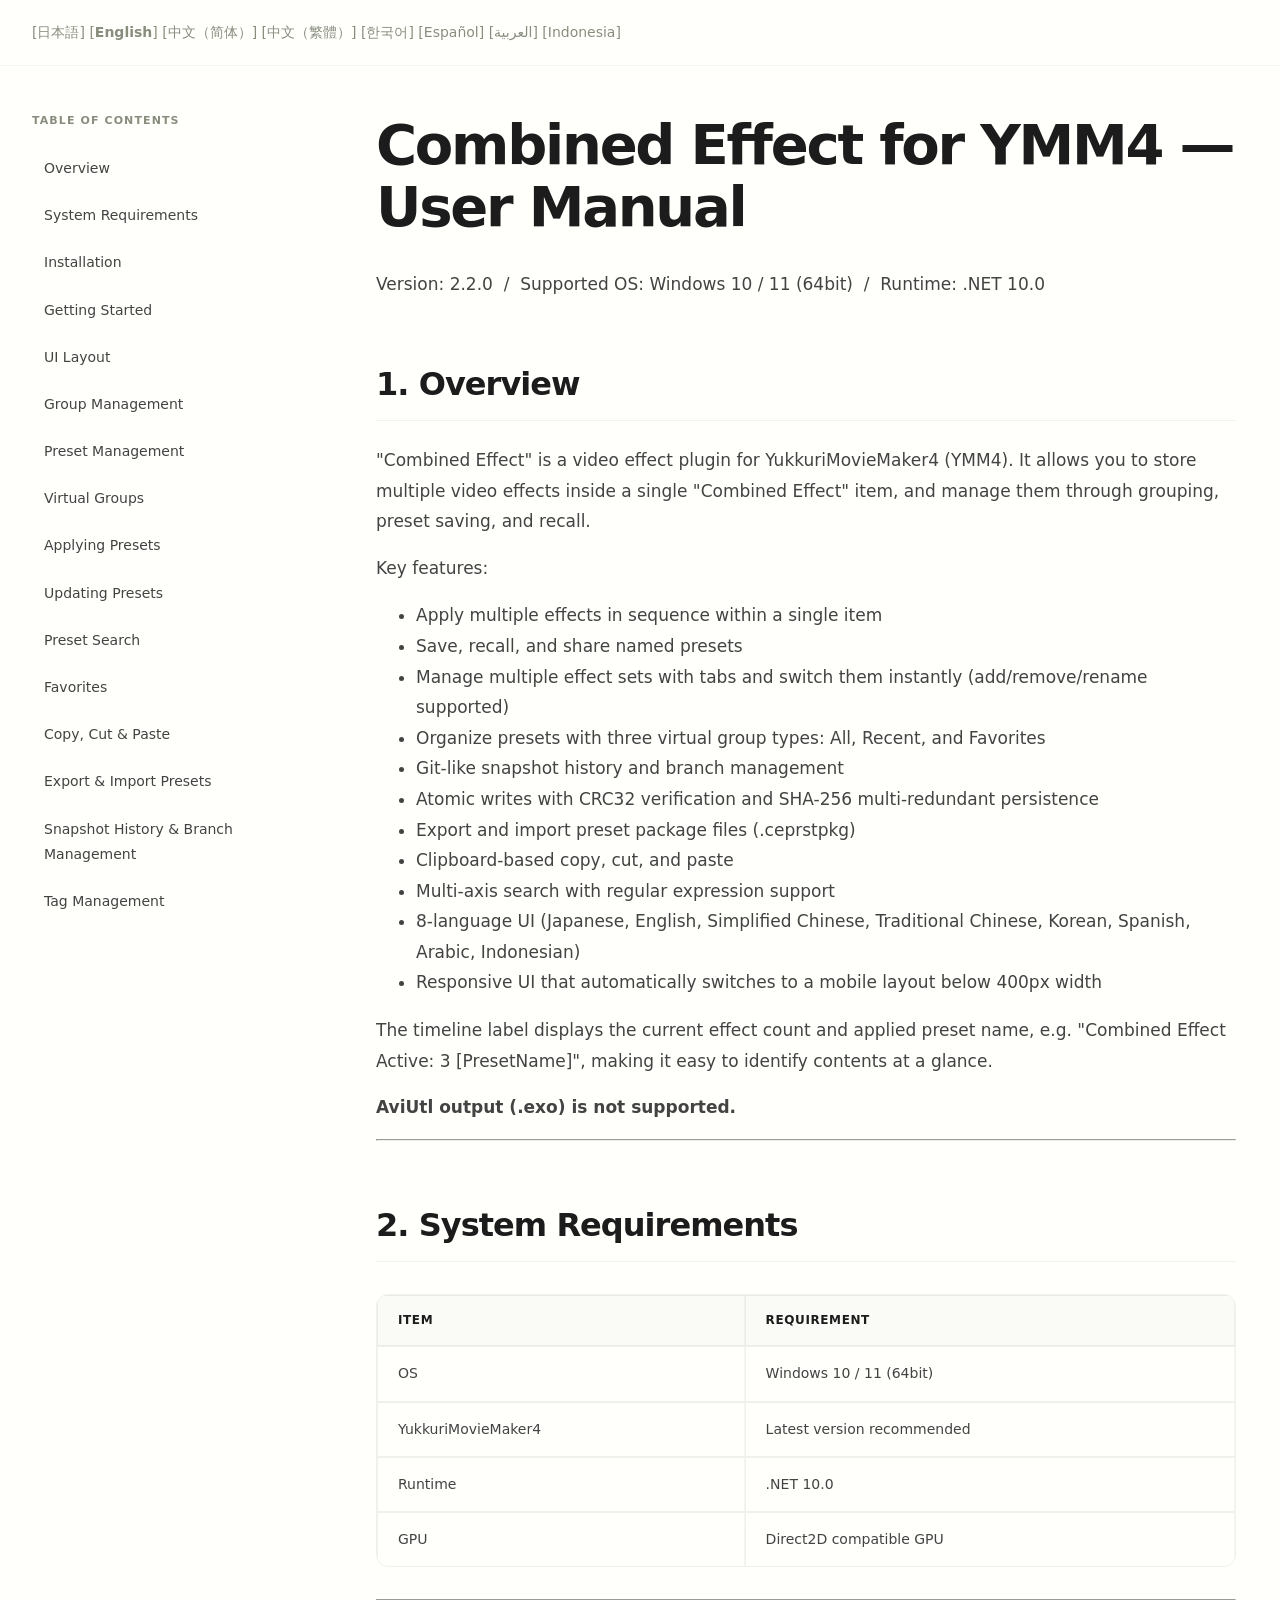
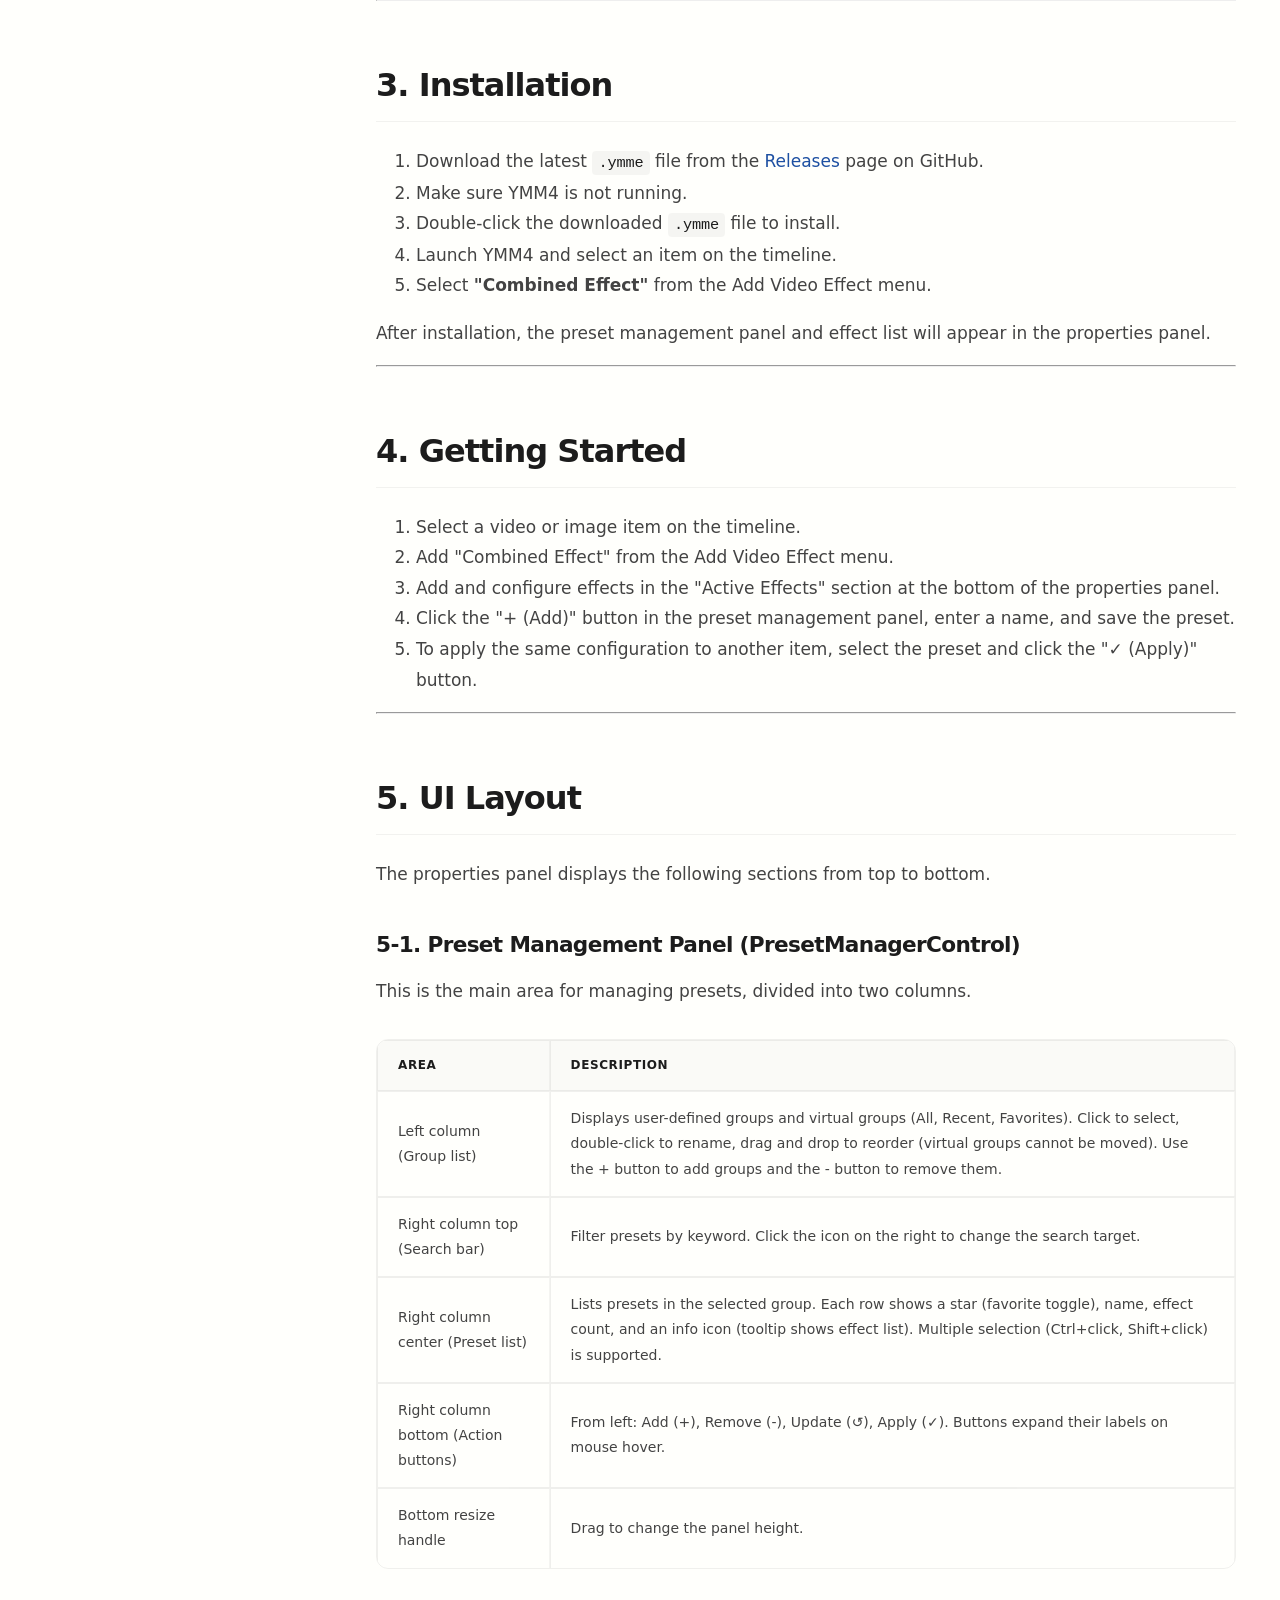
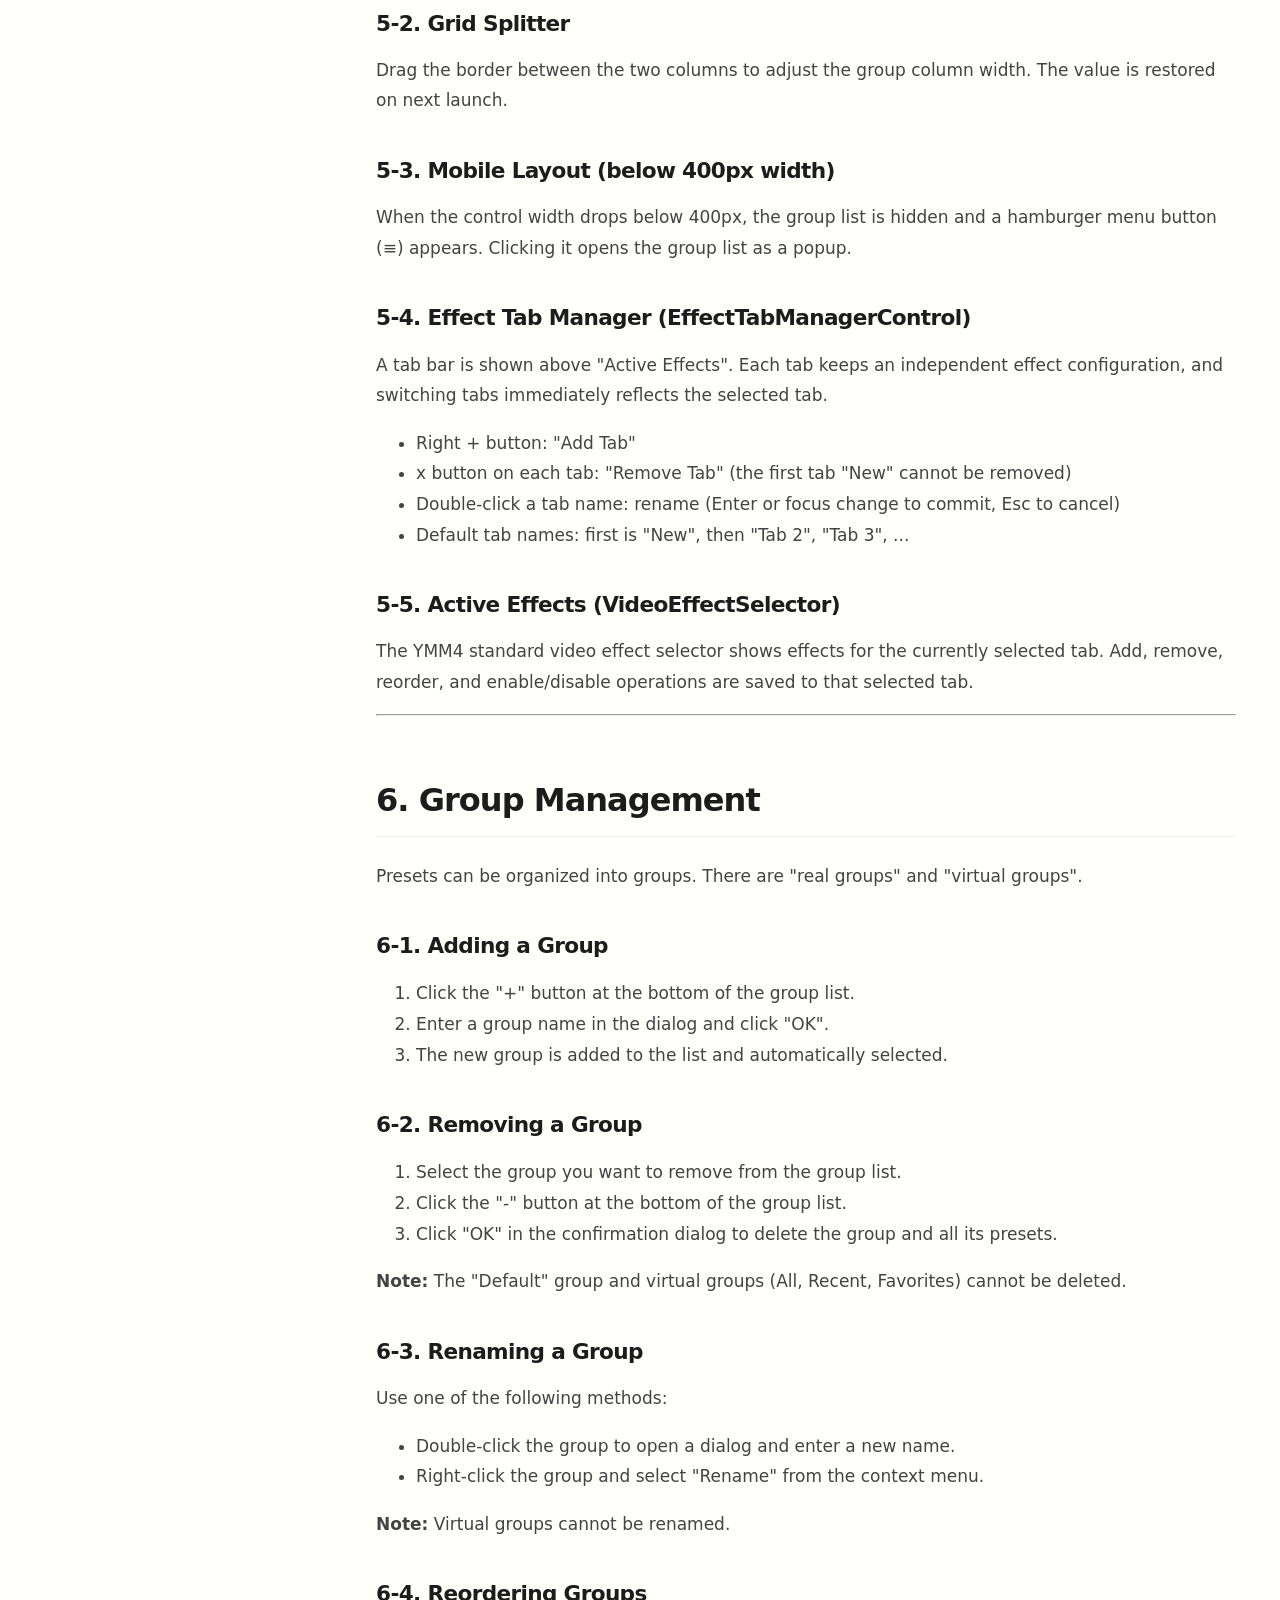
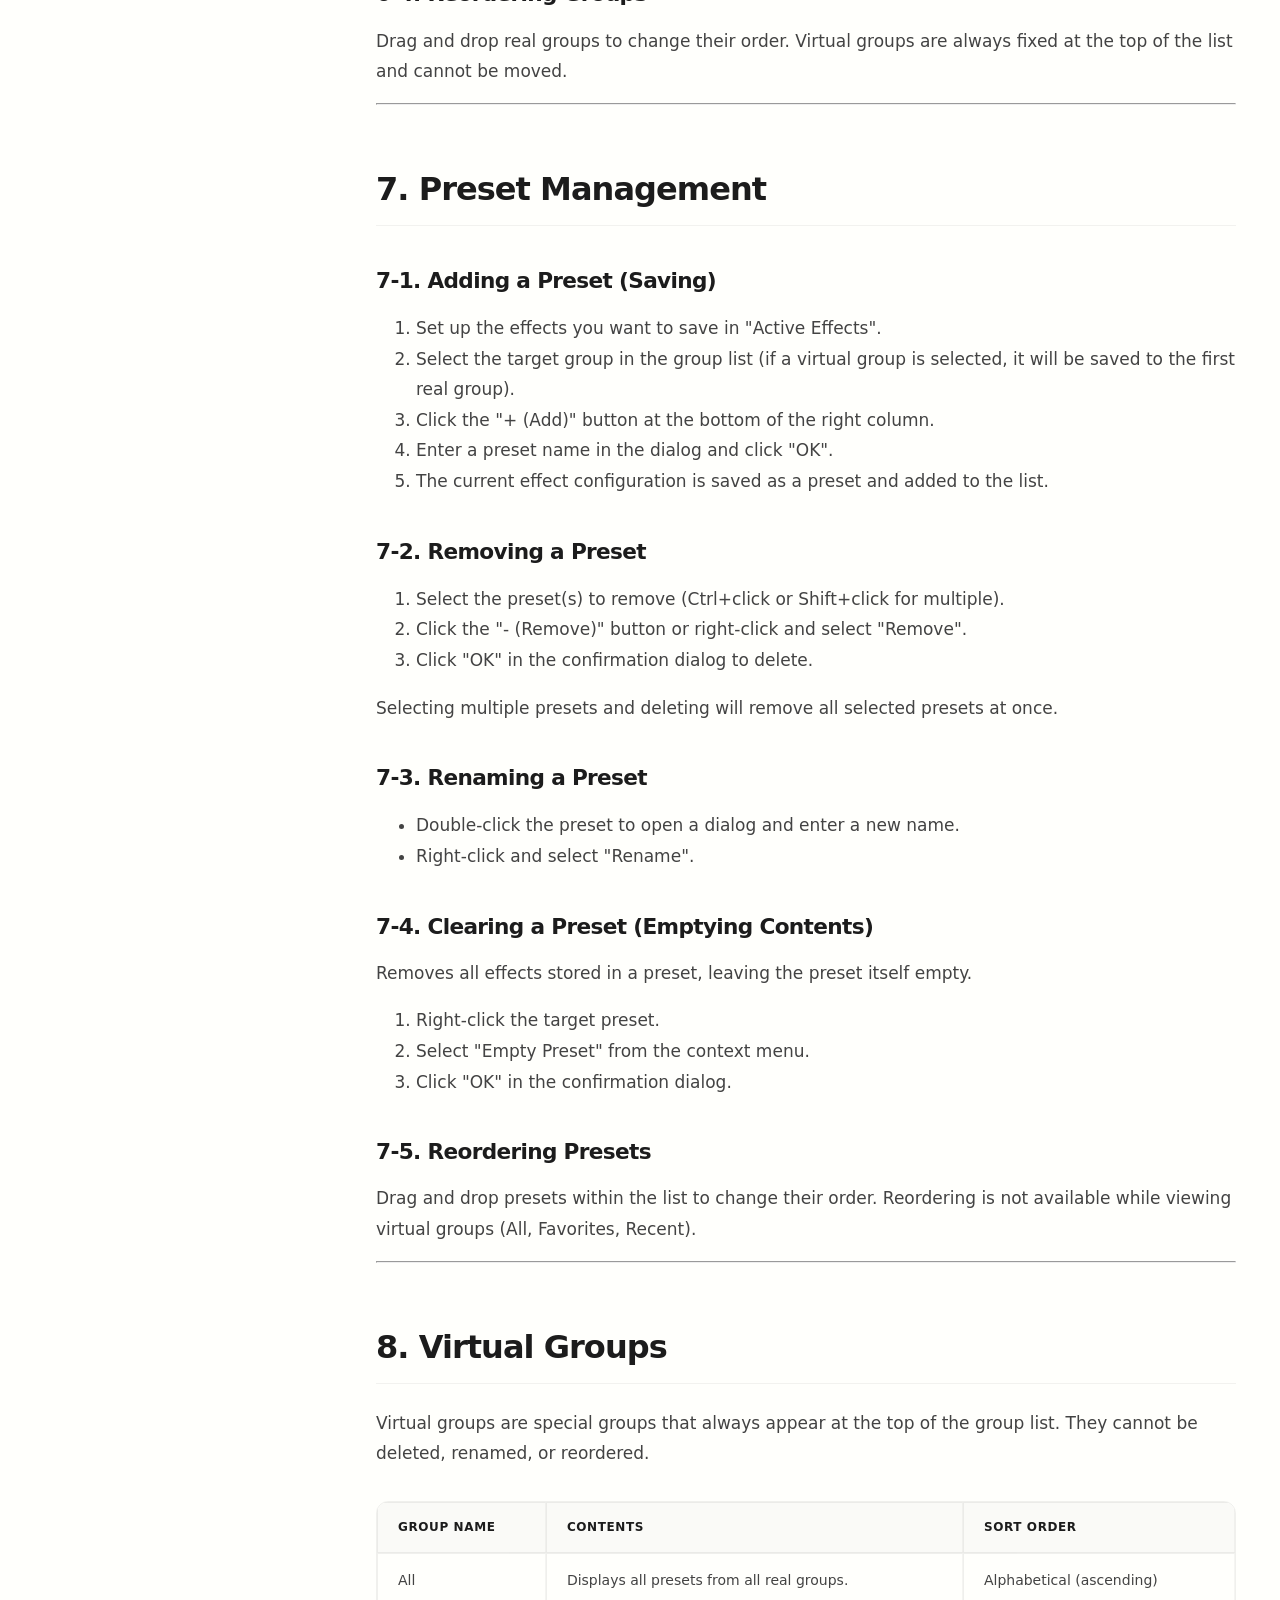
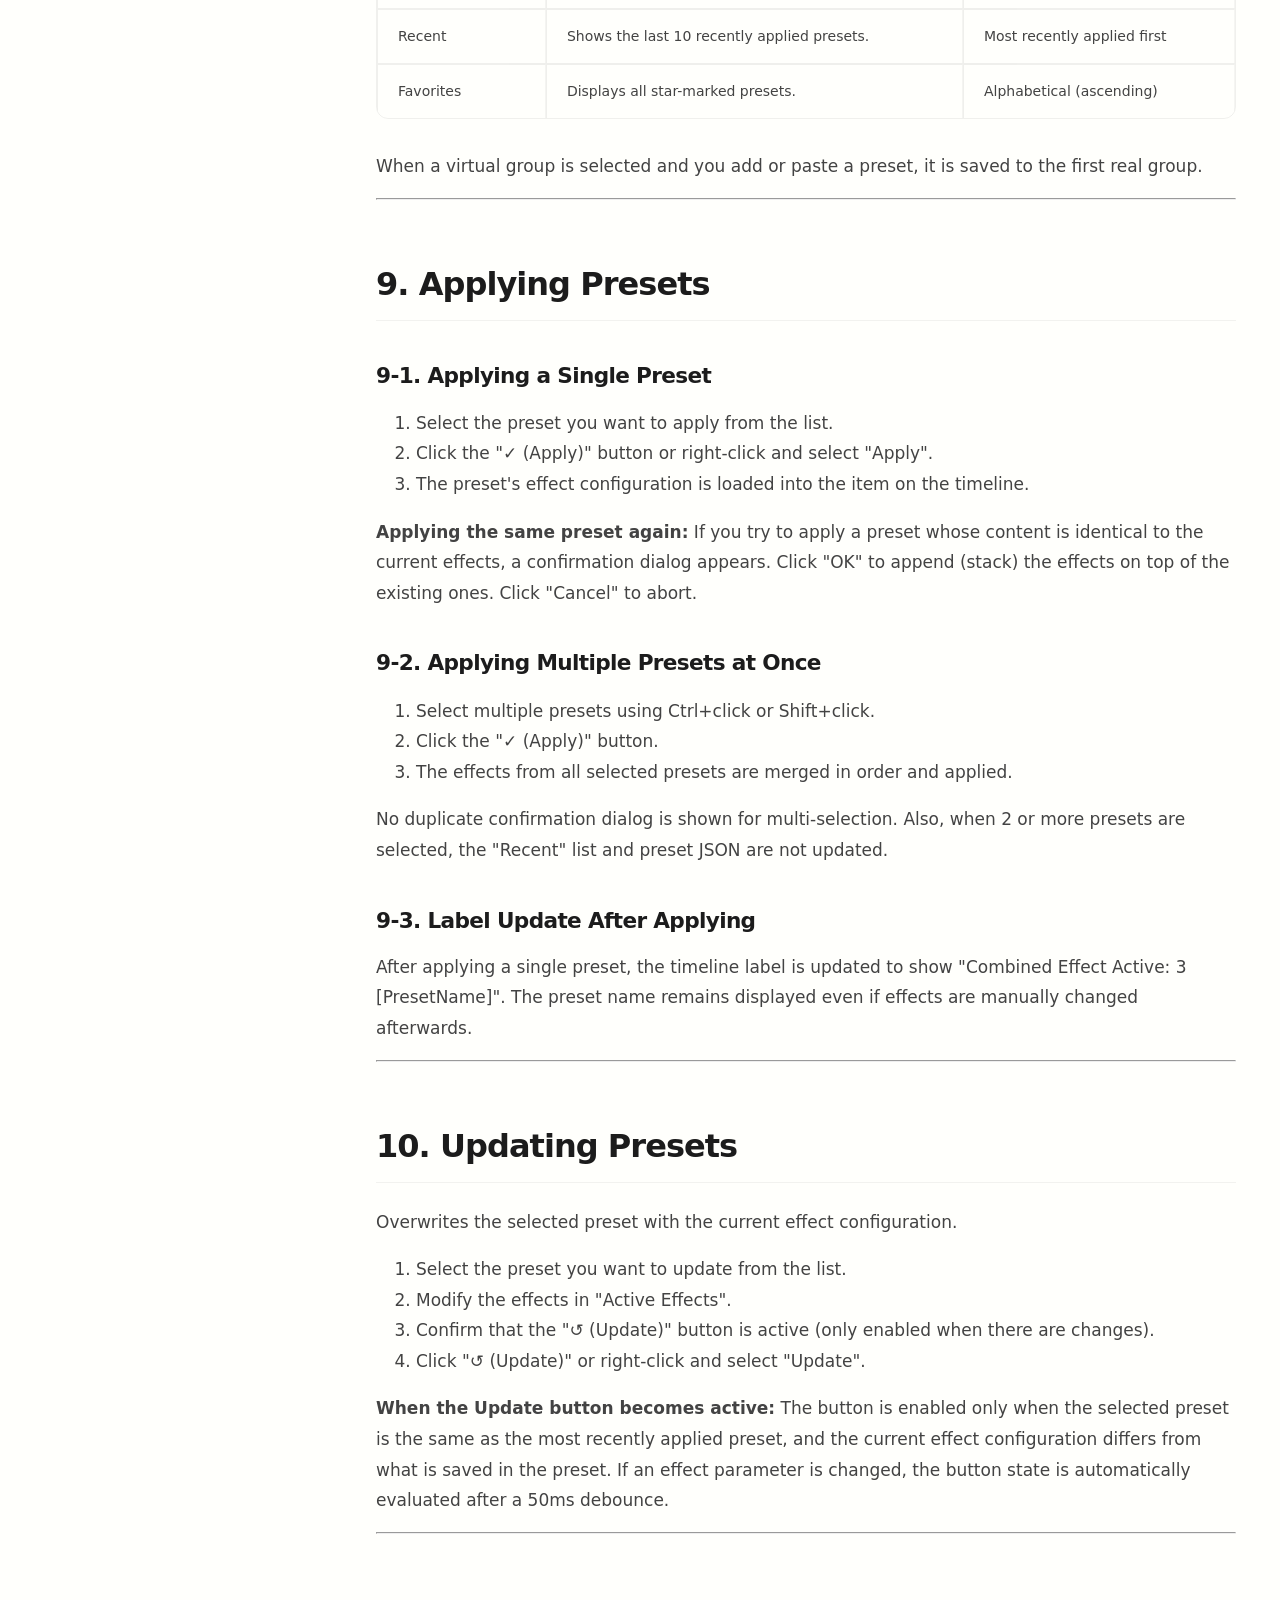
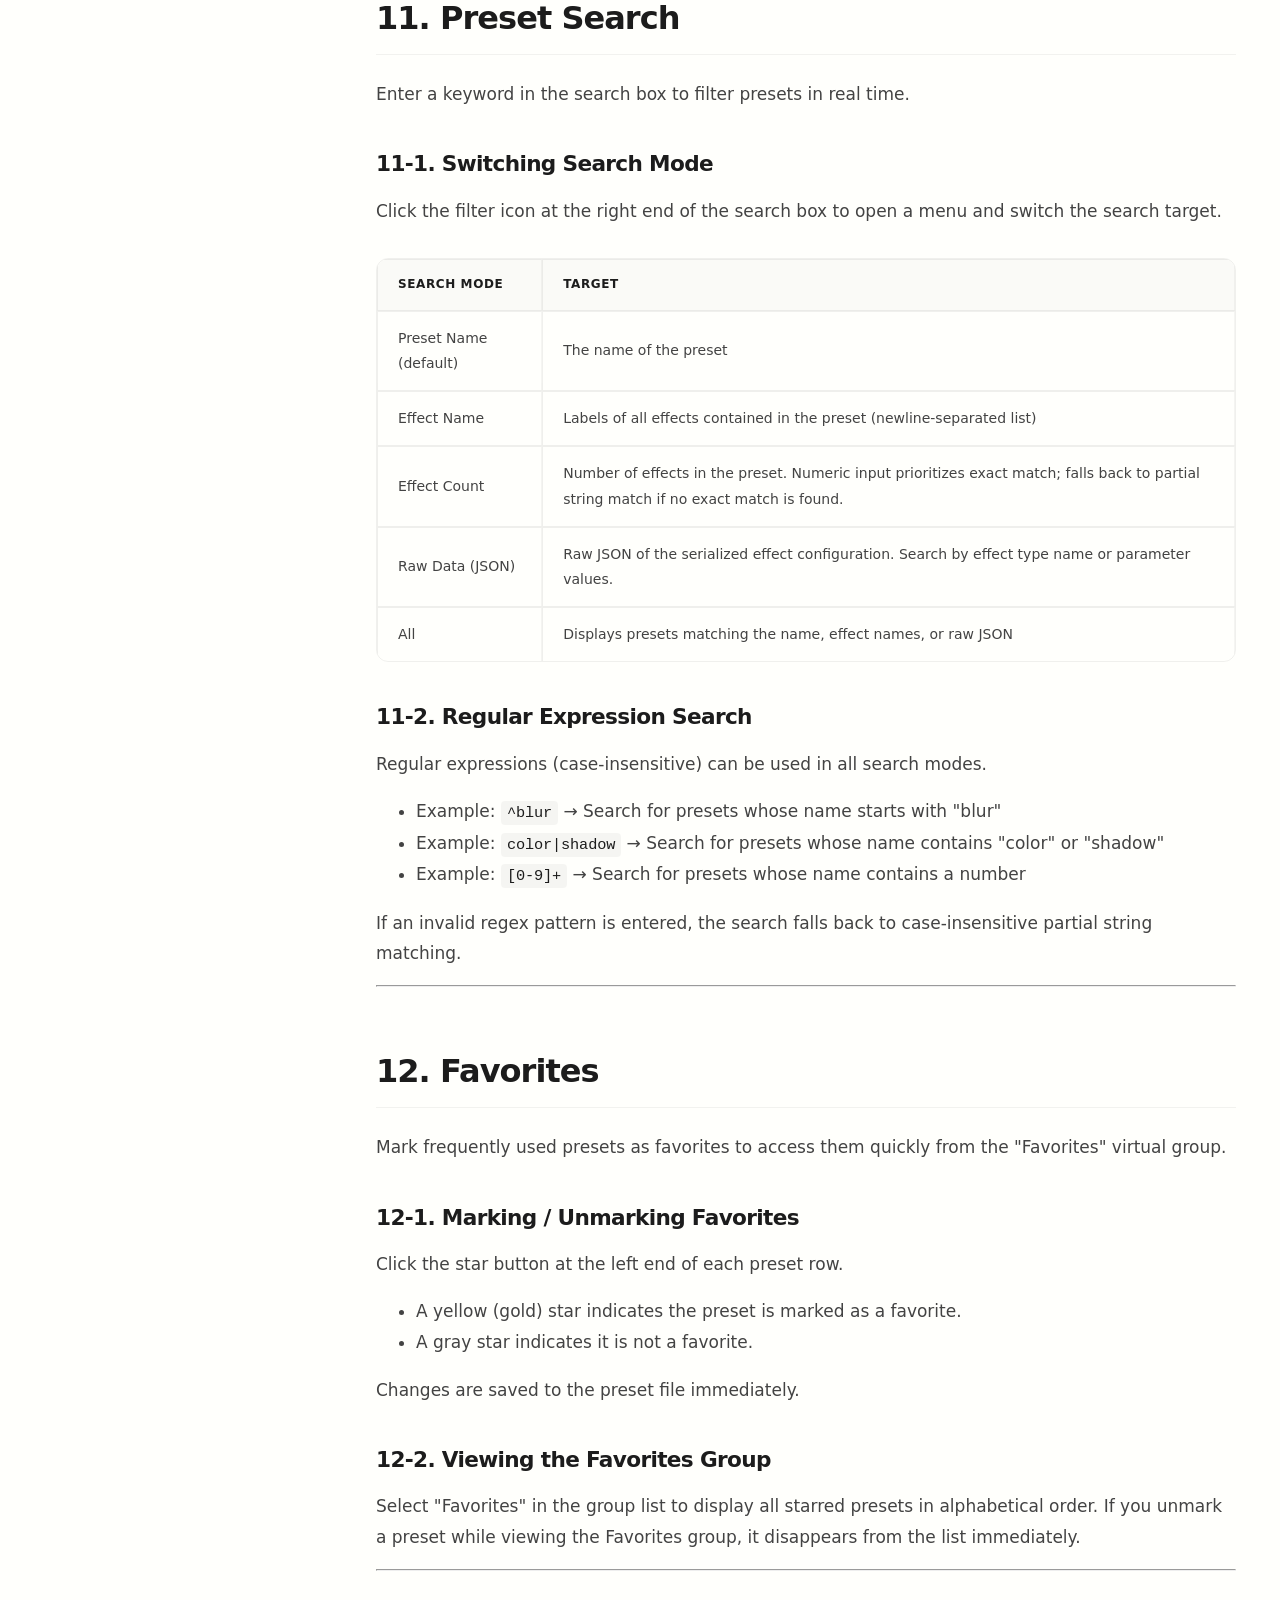
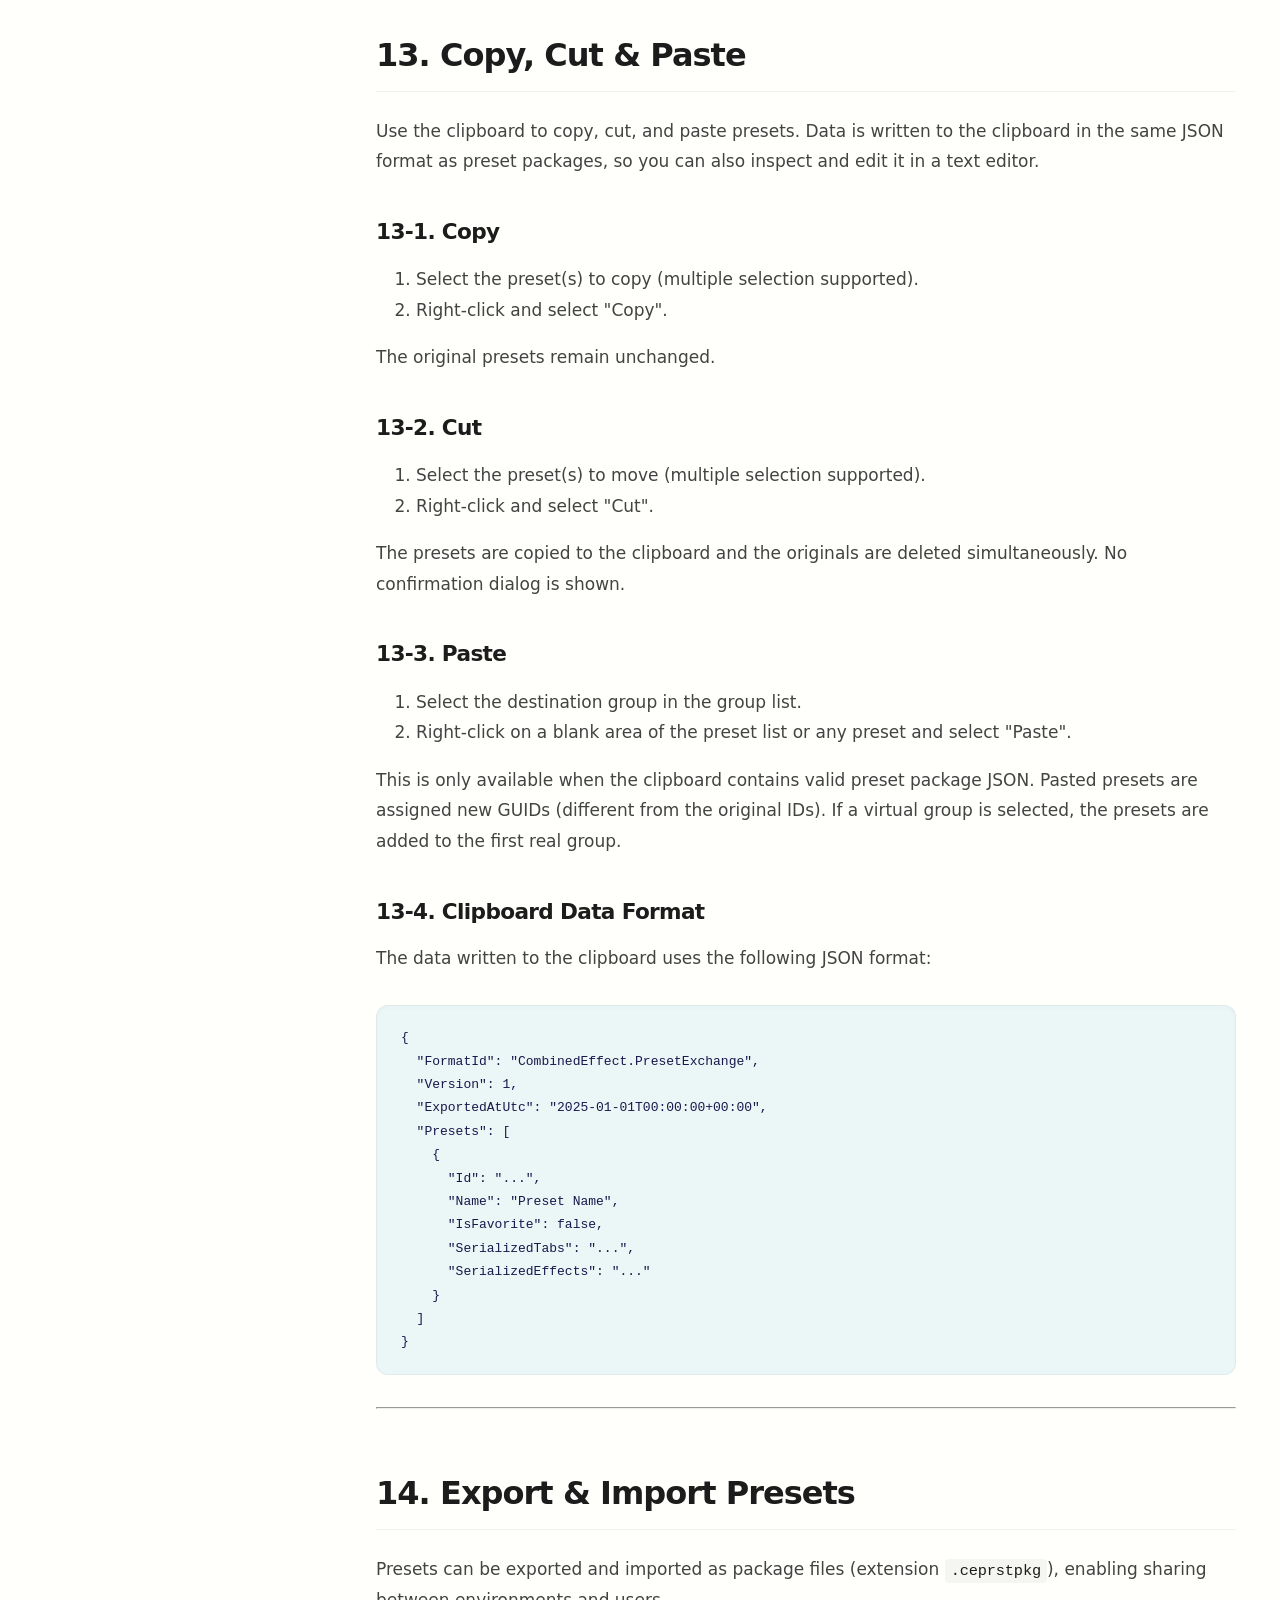
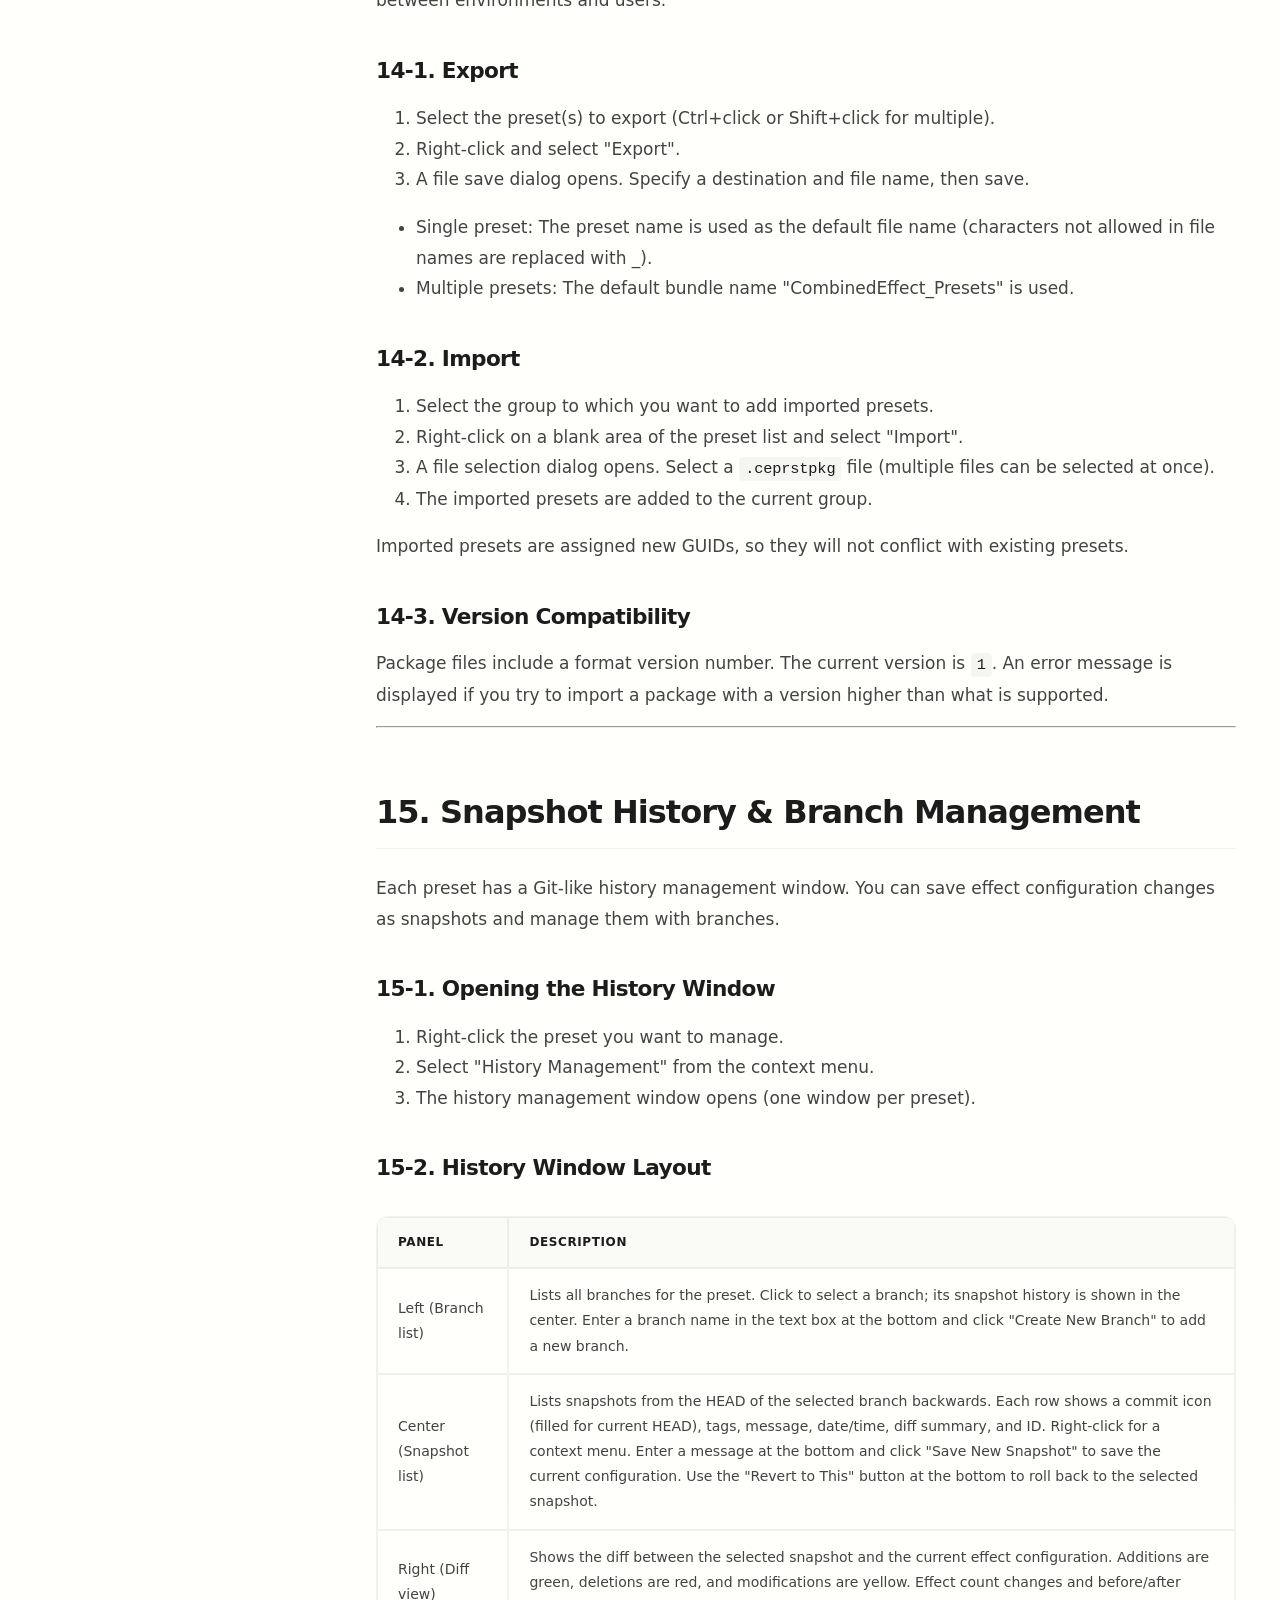
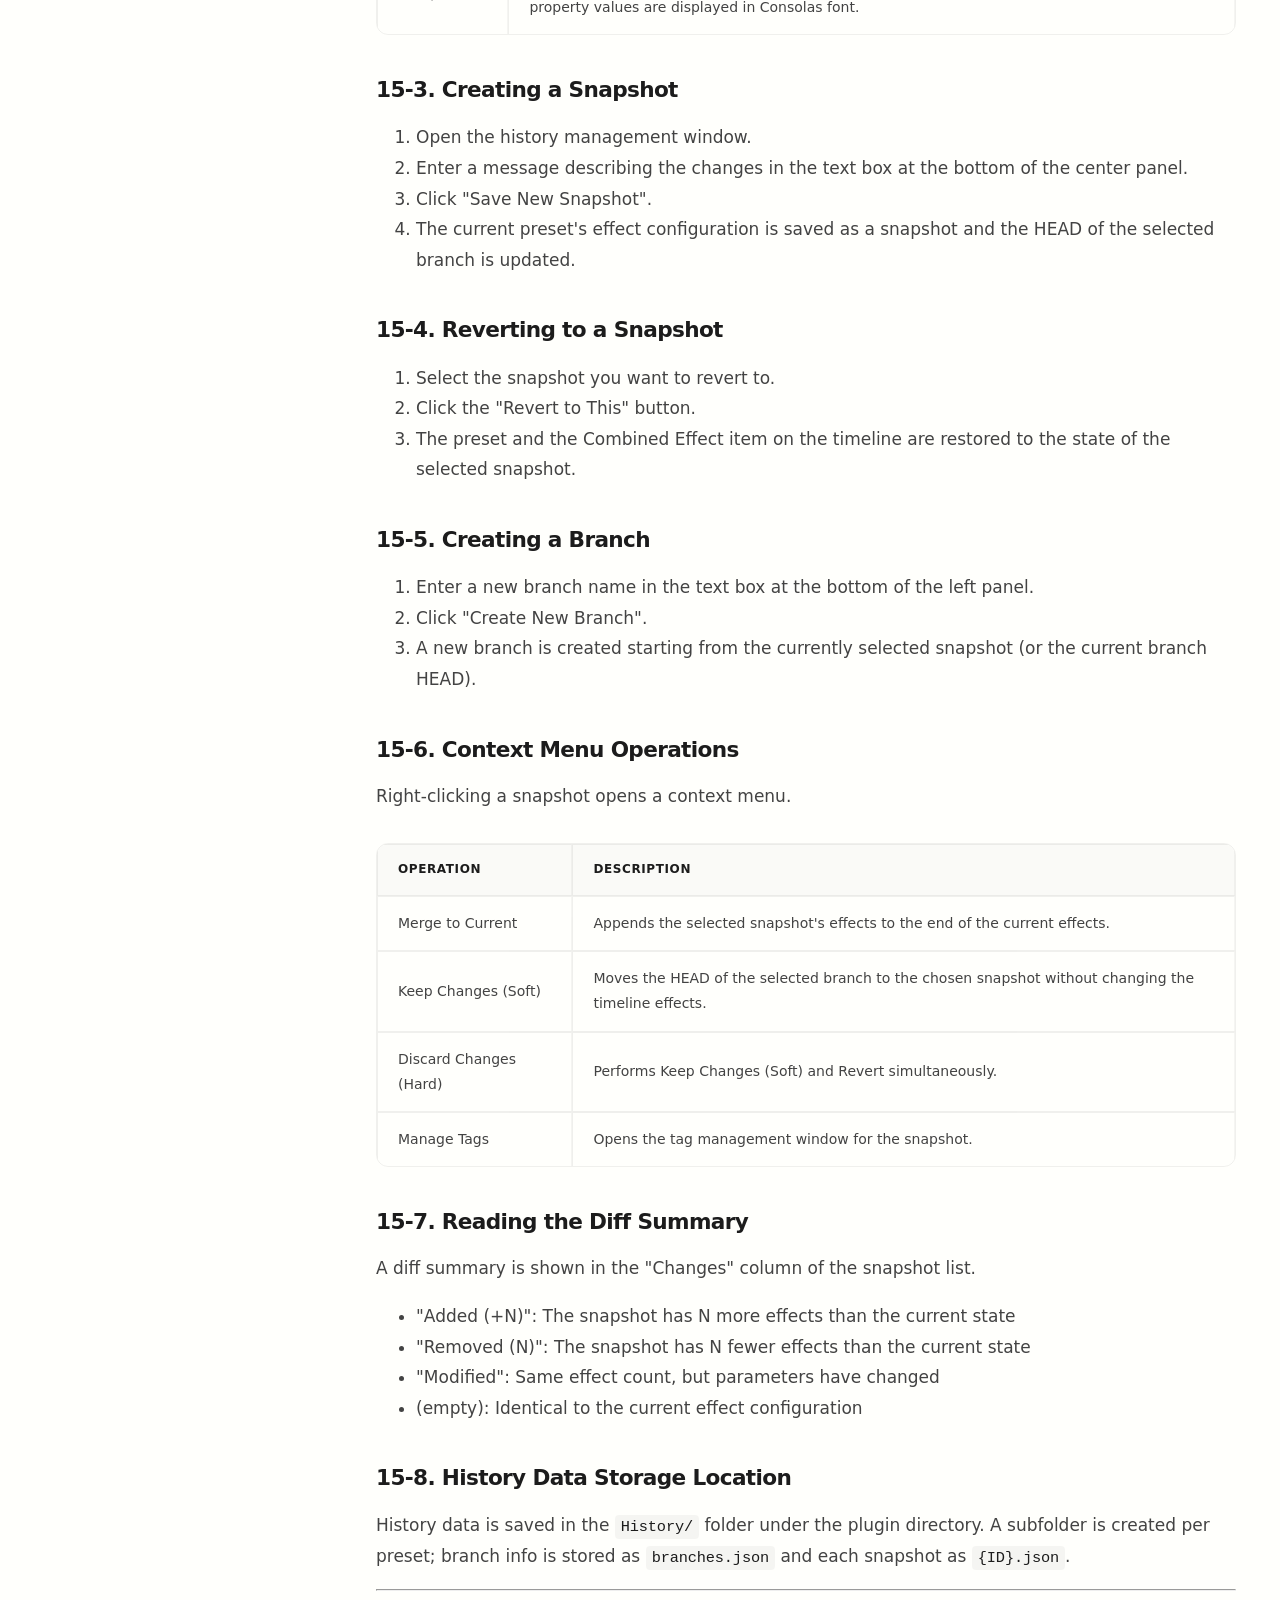
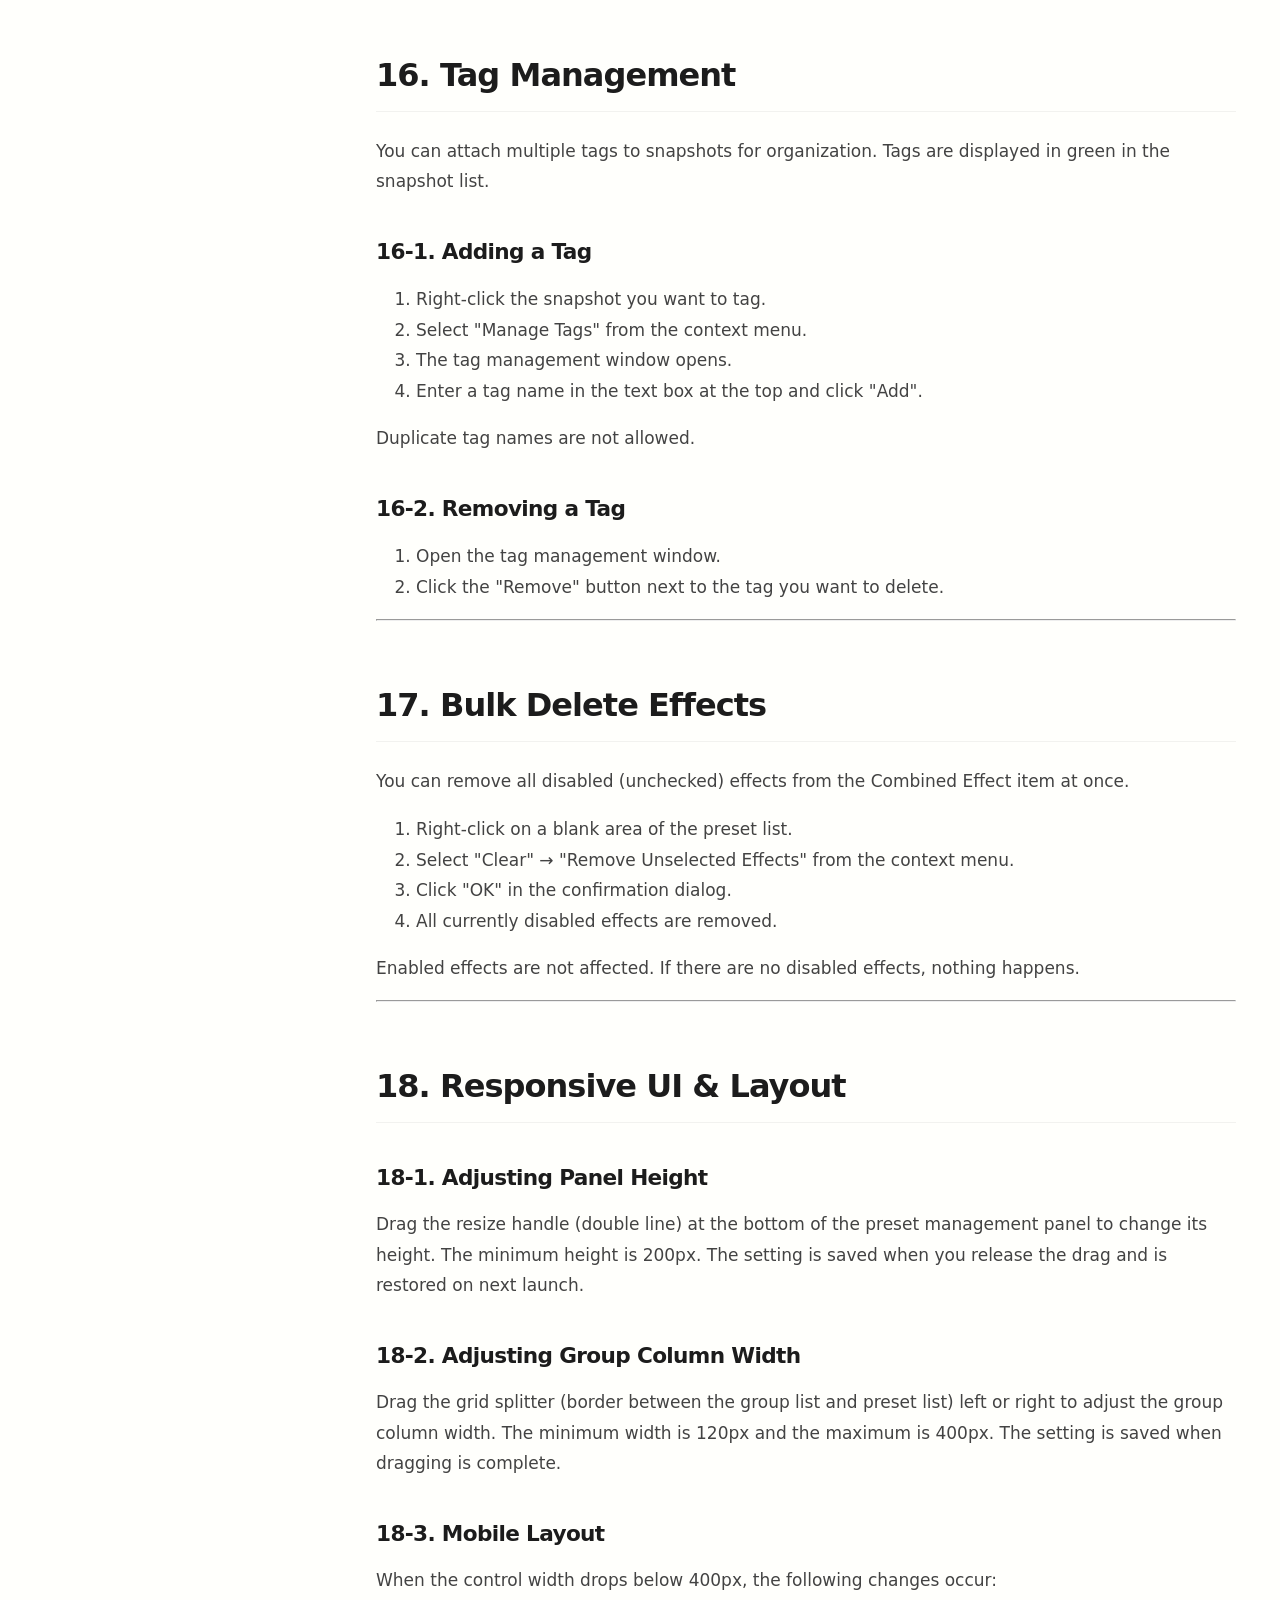
<file: docs/index_en.htm>
<!DOCTYPE html>
<html lang="en">
<head>
<meta charset="UTF-8">
<meta name="viewport" content="width=device-width, initial-scale=1.0">
<link rel="stylesheet" href="style.css">
<title>Combined Effect User Manual</title>
</head>
<body>

<header class="site-header">
  <div class="lang-nav container">
    <p>
[<a href="index.htm">日本語</a>]
[<strong>English</strong>]
[<a href="index_zh-cn.htm">中文（简体）</a>]
[<a href="index_zh-tw.htm">中文（繁體）</a>]
[<a href="index_ko.htm">한국어</a>]
[<a href="index_es.htm">Español</a>]
[<a href="index_ar.htm">العربية</a>]
[<a href="index_id.htm">Indonesia</a>]
</p>
  </div>
</header>

<div class="layout-wrapper container">
  <nav class="sidebar">
    <h2>Table of Contents</h2>
<ol>
  <li><a href="#overview">Overview</a></li>
  <li><a href="#requirements">System Requirements</a></li>
  <li><a href="#install">Installation</a></li>
  <li><a href="#quickstart">Getting Started</a></li>
  <li><a href="#ui">UI Layout</a></li>
  <li><a href="#groups">Group Management</a></li>
  <li><a href="#presets">Preset Management</a></li>
  <li><a href="#virtual-groups">Virtual Groups</a></li>
  <li><a href="#apply">Applying Presets</a></li>
  <li><a href="#update">Updating Presets</a></li>
  <li><a href="#search">Preset Search</a></li>
  <li><a href="#favorite">Favorites</a></li>
  <li><a href="#clipboard">Copy, Cut &amp; Paste</a></li>
  <li><a href="#exchange">Export &amp; Import Presets</a></li>
  <li><a href="#history">Snapshot History &amp; Branch Management</a></li>
  <li><a href="#tags">Tag Management</a></li>
  <li><a href="#clear">Bulk Delete Effects</a></li>
  <li><a href="#responsive">Responsive UI &amp; Layout</a></li>
  <li><a href="#persistence">Data Storage &amp; Safe Persistence</a></li>
  <li><a href="#migration">Migration from Older Versions</a></li>
  <li><a href="#files">File &amp; Folder Structure</a></li>
  <li><a href="#multilang">Multilingual Support</a></li>
  <li><a href="#params">Parameter Reference</a></li>
  <li><a href="#operations">Quick Reference</a></li>
  <li><a href="#caution">Notes &amp; Cautions</a></li>
  <li><a href="#license">Disclaimer &amp; License</a></li>
</ol>
  </nav>

  <main class="main-content">
    <div class="page-title">
      <h1>Combined Effect for YMM4 — User Manual</h1>
      <p>Version: 2.2.0 &nbsp;/&nbsp; Supported OS: Windows 10 / 11 (64bit) &nbsp;/&nbsp; Runtime: .NET 10.0</p>
    </div>
    
    <div class="content-body">
      <h2 id="overview">1. Overview</h2>
<p>
"Combined Effect" is a video effect plugin for YukkuriMovieMaker4 (YMM4).
It allows you to store multiple video effects inside a single "Combined Effect" item, and manage them through grouping, preset saving, and recall.
</p>
<p>Key features:</p>
<ul>
  <li>Apply multiple effects in sequence within a single item</li>
  <li>Save, recall, and share named presets</li>
  <li>Manage multiple effect sets with tabs and switch them instantly (add/remove/rename supported)</li>
  <li>Organize presets with three virtual group types: All, Recent, and Favorites</li>
  <li>Git-like snapshot history and branch management</li>
  <li>Atomic writes with CRC32 verification and SHA-256 multi-redundant persistence</li>
  <li>Export and import preset package files (.ceprstpkg)</li>
  <li>Clipboard-based copy, cut, and paste</li>
  <li>Multi-axis search with regular expression support</li>
  <li>8-language UI (Japanese, English, Simplified Chinese, Traditional Chinese, Korean, Spanish, Arabic, Indonesian)</li>
  <li>Responsive UI that automatically switches to a mobile layout below 400px width</li>
</ul>
<p>
The timeline label displays the current effect count and applied preset name, e.g. "Combined Effect Active: 3 [PresetName]", making it easy to identify contents at a glance.
</p>
<p>
<strong>AviUtl output (.exo) is not supported.</strong>
</p>
<hr>

<h2 id="requirements">2. System Requirements</h2>
<table border="1" cellpadding="6" cellspacing="0">
  <tr><th>Item</th><th>Requirement</th></tr>
  <tr><td>OS</td><td>Windows 10 / 11 (64bit)</td></tr>
  <tr><td>YukkuriMovieMaker4</td><td>Latest version recommended</td></tr>
  <tr><td>Runtime</td><td>.NET 10.0</td></tr>
  <tr><td>GPU</td><td>Direct2D compatible GPU</td></tr>
</table>
<hr>

<h2 id="install">3. Installation</h2>
<ol>
  <li>Download the latest <code>.ymme</code> file from the <a href="https://github.com/routersys/YMM4-CombinedEffect/releases">Releases</a> page on GitHub.</li>
  <li>Make sure YMM4 is not running.</li>
  <li>Double-click the downloaded <code>.ymme</code> file to install.</li>
  <li>Launch YMM4 and select an item on the timeline.</li>
  <li>Select <strong>"Combined Effect"</strong> from the Add Video Effect menu.</li>
</ol>
<p>After installation, the preset management panel and effect list will appear in the properties panel.</p>
<hr>

<h2 id="quickstart">4. Getting Started</h2>
<ol>
  <li>Select a video or image item on the timeline.</li>
  <li>Add "Combined Effect" from the Add Video Effect menu.</li>
  <li>Add and configure effects in the "Active Effects" section at the bottom of the properties panel.</li>
  <li>Click the "+ (Add)" button in the preset management panel, enter a name, and save the preset.</li>
  <li>To apply the same configuration to another item, select the preset and click the "✓ (Apply)" button.</li>
</ol>
<hr>

<h2 id="ui">5. UI Layout</h2>
<p>The properties panel displays the following sections from top to bottom.</p>

<h3>5-1. Preset Management Panel (PresetManagerControl)</h3>
<p>This is the main area for managing presets, divided into two columns.</p>
<table border="1" cellpadding="6" cellspacing="0">
  <tr><th>Area</th><th>Description</th></tr>
  <tr><td>Left column (Group list)</td><td>Displays user-defined groups and virtual groups (All, Recent, Favorites). Click to select, double-click to rename, drag and drop to reorder (virtual groups cannot be moved). Use the + button to add groups and the - button to remove them.</td></tr>
  <tr><td>Right column top (Search bar)</td><td>Filter presets by keyword. Click the icon on the right to change the search target.</td></tr>
  <tr><td>Right column center (Preset list)</td><td>Lists presets in the selected group. Each row shows a star (favorite toggle), name, effect count, and an info icon (tooltip shows effect list). Multiple selection (Ctrl+click, Shift+click) is supported.</td></tr>
  <tr><td>Right column bottom (Action buttons)</td><td>From left: Add (+), Remove (-), Update (↺), Apply (✓). Buttons expand their labels on mouse hover.</td></tr>
  <tr><td>Bottom resize handle</td><td>Drag to change the panel height.</td></tr>
</table>

<h3>5-2. Grid Splitter</h3>
<p>Drag the border between the two columns to adjust the group column width. The value is restored on next launch.</p>

<h3>5-3. Mobile Layout (below 400px width)</h3>
<p>When the control width drops below 400px, the group list is hidden and a hamburger menu button (≡) appears. Clicking it opens the group list as a popup.</p>

<h3>5-4. Effect Tab Manager (EffectTabManagerControl)</h3>
<p>A tab bar is shown above "Active Effects". Each tab keeps an independent effect configuration, and switching tabs immediately reflects the selected tab.</p>
<ul>
  <li>Right + button: "Add Tab"</li>
  <li>x button on each tab: "Remove Tab" (the first tab "New" cannot be removed)</li>
  <li>Double-click a tab name: rename (Enter or focus change to commit, Esc to cancel)</li>
  <li>Default tab names: first is "New", then "Tab 2", "Tab 3", ...</li>
</ul>

<h3>5-5. Active Effects (VideoEffectSelector)</h3>
<p>The YMM4 standard video effect selector shows effects for the currently selected tab. Add, remove, reorder, and enable/disable operations are saved to that selected tab.</p>
<hr>

<h2 id="groups">6. Group Management</h2>
<p>Presets can be organized into groups. There are "real groups" and "virtual groups".</p>

<h3>6-1. Adding a Group</h3>
<ol>
  <li>Click the "+" button at the bottom of the group list.</li>
  <li>Enter a group name in the dialog and click "OK".</li>
  <li>The new group is added to the list and automatically selected.</li>
</ol>

<h3>6-2. Removing a Group</h3>
<ol>
  <li>Select the group you want to remove from the group list.</li>
  <li>Click the "-" button at the bottom of the group list.</li>
  <li>Click "OK" in the confirmation dialog to delete the group and all its presets.</li>
</ol>
<p><strong>Note:</strong> The "Default" group and virtual groups (All, Recent, Favorites) cannot be deleted.</p>

<h3>6-3. Renaming a Group</h3>
<p>Use one of the following methods:</p>
<ul>
  <li>Double-click the group to open a dialog and enter a new name.</li>
  <li>Right-click the group and select "Rename" from the context menu.</li>
</ul>
<p><strong>Note:</strong> Virtual groups cannot be renamed.</p>

<h3>6-4. Reordering Groups</h3>
<p>Drag and drop real groups to change their order. Virtual groups are always fixed at the top of the list and cannot be moved.</p>
<hr>

<h2 id="presets">7. Preset Management</h2>

<h3>7-1. Adding a Preset (Saving)</h3>
<ol>
  <li>Set up the effects you want to save in "Active Effects".</li>
  <li>Select the target group in the group list (if a virtual group is selected, it will be saved to the first real group).</li>
  <li>Click the "+ (Add)" button at the bottom of the right column.</li>
  <li>Enter a preset name in the dialog and click "OK".</li>
  <li>The current effect configuration is saved as a preset and added to the list.</li>
</ol>

<h3>7-2. Removing a Preset</h3>
<ol>
  <li>Select the preset(s) to remove (Ctrl+click or Shift+click for multiple).</li>
  <li>Click the "- (Remove)" button or right-click and select "Remove".</li>
  <li>Click "OK" in the confirmation dialog to delete.</li>
</ol>
<p>Selecting multiple presets and deleting will remove all selected presets at once.</p>

<h3>7-3. Renaming a Preset</h3>
<ul>
  <li>Double-click the preset to open a dialog and enter a new name.</li>
  <li>Right-click and select "Rename".</li>
</ul>

<h3>7-4. Clearing a Preset (Emptying Contents)</h3>
<p>Removes all effects stored in a preset, leaving the preset itself empty.</p>
<ol>
  <li>Right-click the target preset.</li>
  <li>Select "Empty Preset" from the context menu.</li>
  <li>Click "OK" in the confirmation dialog.</li>
</ol>

<h3>7-5. Reordering Presets</h3>
<p>Drag and drop presets within the list to change their order. Reordering is not available while viewing virtual groups (All, Favorites, Recent).</p>
<hr>

<h2 id="virtual-groups">8. Virtual Groups</h2>
<p>Virtual groups are special groups that always appear at the top of the group list. They cannot be deleted, renamed, or reordered.</p>
<table border="1" cellpadding="6" cellspacing="0">
  <tr><th>Group Name</th><th>Contents</th><th>Sort Order</th></tr>
  <tr><td>All</td><td>Displays all presets from all real groups.</td><td>Alphabetical (ascending)</td></tr>
  <tr><td>Recent</td><td>Shows the last 10 recently applied presets.</td><td>Most recently applied first</td></tr>
  <tr><td>Favorites</td><td>Displays all star-marked presets.</td><td>Alphabetical (ascending)</td></tr>
</table>
<p>When a virtual group is selected and you add or paste a preset, it is saved to the first real group.</p>
<hr>

<h2 id="apply">9. Applying Presets</h2>

<h3>9-1. Applying a Single Preset</h3>
<ol>
  <li>Select the preset you want to apply from the list.</li>
  <li>Click the "✓ (Apply)" button or right-click and select "Apply".</li>
  <li>The preset's effect configuration is loaded into the item on the timeline.</li>
</ol>
<p><strong>Applying the same preset again:</strong> If you try to apply a preset whose content is identical to the current effects, a confirmation dialog appears. Click "OK" to append (stack) the effects on top of the existing ones. Click "Cancel" to abort.</p>

<h3>9-2. Applying Multiple Presets at Once</h3>
<ol>
  <li>Select multiple presets using Ctrl+click or Shift+click.</li>
  <li>Click the "✓ (Apply)" button.</li>
  <li>The effects from all selected presets are merged in order and applied.</li>
</ol>
<p>No duplicate confirmation dialog is shown for multi-selection. Also, when 2 or more presets are selected, the "Recent" list and preset JSON are not updated.</p>

<h3>9-3. Label Update After Applying</h3>
<p>After applying a single preset, the timeline label is updated to show "Combined Effect Active: 3 [PresetName]". The preset name remains displayed even if effects are manually changed afterwards.</p>
<hr>

<h2 id="update">10. Updating Presets</h2>
<p>Overwrites the selected preset with the current effect configuration.</p>
<ol>
  <li>Select the preset you want to update from the list.</li>
  <li>Modify the effects in "Active Effects".</li>
  <li>Confirm that the "↺ (Update)" button is active (only enabled when there are changes).</li>
  <li>Click "↺ (Update)" or right-click and select "Update".</li>
</ol>
<p>
<strong>When the Update button becomes active:</strong> The button is enabled only when the selected preset is the same as the most recently applied preset, and the current effect configuration differs from what is saved in the preset. If an effect parameter is changed, the button state is automatically evaluated after a 50ms debounce.
</p>
<hr>

<h2 id="search">11. Preset Search</h2>
<p>Enter a keyword in the search box to filter presets in real time.</p>

<h3>11-1. Switching Search Mode</h3>
<p>Click the filter icon at the right end of the search box to open a menu and switch the search target.</p>
<table border="1" cellpadding="6" cellspacing="0">
  <tr><th>Search Mode</th><th>Target</th></tr>
  <tr><td>Preset Name (default)</td><td>The name of the preset</td></tr>
  <tr><td>Effect Name</td><td>Labels of all effects contained in the preset (newline-separated list)</td></tr>
  <tr><td>Effect Count</td><td>Number of effects in the preset. Numeric input prioritizes exact match; falls back to partial string match if no exact match is found.</td></tr>
  <tr><td>Raw Data (JSON)</td><td>Raw JSON of the serialized effect configuration. Search by effect type name or parameter values.</td></tr>
  <tr><td>All</td><td>Displays presets matching the name, effect names, or raw JSON</td></tr>
</table>

<h3>11-2. Regular Expression Search</h3>
<p>Regular expressions (case-insensitive) can be used in all search modes.</p>
<ul>
  <li>Example: <code>^blur</code> &rarr; Search for presets whose name starts with "blur"</li>
  <li>Example: <code>color|shadow</code> &rarr; Search for presets whose name contains "color" or "shadow"</li>
  <li>Example: <code>[0-9]+</code> &rarr; Search for presets whose name contains a number</li>
</ul>
<p>If an invalid regex pattern is entered, the search falls back to case-insensitive partial string matching.</p>
<hr>

<h2 id="favorite">12. Favorites</h2>
<p>Mark frequently used presets as favorites to access them quickly from the "Favorites" virtual group.</p>

<h3>12-1. Marking / Unmarking Favorites</h3>
<p>Click the star button at the left end of each preset row.</p>
<ul>
  <li>A yellow (gold) star indicates the preset is marked as a favorite.</li>
  <li>A gray star indicates it is not a favorite.</li>
</ul>
<p>Changes are saved to the preset file immediately.</p>

<h3>12-2. Viewing the Favorites Group</h3>
<p>Select "Favorites" in the group list to display all starred presets in alphabetical order. If you unmark a preset while viewing the Favorites group, it disappears from the list immediately.</p>
<hr>

<h2 id="clipboard">13. Copy, Cut &amp; Paste</h2>
<p>Use the clipboard to copy, cut, and paste presets. Data is written to the clipboard in the same JSON format as preset packages, so you can also inspect and edit it in a text editor.</p>

<h3>13-1. Copy</h3>
<ol>
  <li>Select the preset(s) to copy (multiple selection supported).</li>
  <li>Right-click and select "Copy".</li>
</ol>
<p>The original presets remain unchanged.</p>

<h3>13-2. Cut</h3>
<ol>
  <li>Select the preset(s) to move (multiple selection supported).</li>
  <li>Right-click and select "Cut".</li>
</ol>
<p>The presets are copied to the clipboard and the originals are deleted simultaneously. No confirmation dialog is shown.</p>

<h3>13-3. Paste</h3>
<ol>
  <li>Select the destination group in the group list.</li>
  <li>Right-click on a blank area of the preset list or any preset and select "Paste".</li>
</ol>
<p>
This is only available when the clipboard contains valid preset package JSON.
Pasted presets are assigned new GUIDs (different from the original IDs).
If a virtual group is selected, the presets are added to the first real group.
</p>

<h3>13-4. Clipboard Data Format</h3>
<p>The data written to the clipboard uses the following JSON format:</p>
<pre>
{
  "FormatId": "CombinedEffect.PresetExchange",
  "Version": 1,
  "ExportedAtUtc": "2025-01-01T00:00:00+00:00",
  "Presets": [
    {
      "Id": "...",
      "Name": "Preset Name",
      "IsFavorite": false,
      "SerializedTabs": "...",
      "SerializedEffects": "..."
    }
  ]
}
</pre>
<hr>

<h2 id="exchange">14. Export &amp; Import Presets</h2>
<p>Presets can be exported and imported as package files (extension <code>.ceprstpkg</code>), enabling sharing between environments and users.</p>

<h3>14-1. Export</h3>
<ol>
  <li>Select the preset(s) to export (Ctrl+click or Shift+click for multiple).</li>
  <li>Right-click and select "Export".</li>
  <li>A file save dialog opens. Specify a destination and file name, then save.</li>
</ol>
<ul>
  <li>Single preset: The preset name is used as the default file name (characters not allowed in file names are replaced with _).</li>
  <li>Multiple presets: The default bundle name "CombinedEffect_Presets" is used.</li>
</ul>

<h3>14-2. Import</h3>
<ol>
  <li>Select the group to which you want to add imported presets.</li>
  <li>Right-click on a blank area of the preset list and select "Import".</li>
  <li>A file selection dialog opens. Select a <code>.ceprstpkg</code> file (multiple files can be selected at once).</li>
  <li>The imported presets are added to the current group.</li>
</ol>
<p>Imported presets are assigned new GUIDs, so they will not conflict with existing presets.</p>

<h3>14-3. Version Compatibility</h3>
<p>Package files include a format version number. The current version is <code>1</code>. An error message is displayed if you try to import a package with a version higher than what is supported.</p>
<hr>

<h2 id="history">15. Snapshot History &amp; Branch Management</h2>
<p>Each preset has a Git-like history management window. You can save effect configuration changes as snapshots and manage them with branches.</p>

<h3>15-1. Opening the History Window</h3>
<ol>
  <li>Right-click the preset you want to manage.</li>
  <li>Select "History Management" from the context menu.</li>
  <li>The history management window opens (one window per preset).</li>
</ol>

<h3>15-2. History Window Layout</h3>
<table border="1" cellpadding="6" cellspacing="0">
  <tr><th>Panel</th><th>Description</th></tr>
  <tr><td>Left (Branch list)</td><td>Lists all branches for the preset. Click to select a branch; its snapshot history is shown in the center. Enter a branch name in the text box at the bottom and click "Create New Branch" to add a new branch.</td></tr>
  <tr><td>Center (Snapshot list)</td><td>Lists snapshots from the HEAD of the selected branch backwards. Each row shows a commit icon (filled for current HEAD), tags, message, date/time, diff summary, and ID. Right-click for a context menu. Enter a message at the bottom and click "Save New Snapshot" to save the current configuration. Use the "Revert to This" button at the bottom to roll back to the selected snapshot.</td></tr>
  <tr><td>Right (Diff view)</td><td>Shows the diff between the selected snapshot and the current effect configuration. Additions are green, deletions are red, and modifications are yellow. Effect count changes and before/after property values are displayed in Consolas font.</td></tr>
</table>

<h3>15-3. Creating a Snapshot</h3>
<ol>
  <li>Open the history management window.</li>
  <li>Enter a message describing the changes in the text box at the bottom of the center panel.</li>
  <li>Click "Save New Snapshot".</li>
  <li>The current preset's effect configuration is saved as a snapshot and the HEAD of the selected branch is updated.</li>
</ol>

<h3>15-4. Reverting to a Snapshot</h3>
<ol>
  <li>Select the snapshot you want to revert to.</li>
  <li>Click the "Revert to This" button.</li>
  <li>The preset and the Combined Effect item on the timeline are restored to the state of the selected snapshot.</li>
</ol>

<h3>15-5. Creating a Branch</h3>
<ol>
  <li>Enter a new branch name in the text box at the bottom of the left panel.</li>
  <li>Click "Create New Branch".</li>
  <li>A new branch is created starting from the currently selected snapshot (or the current branch HEAD).</li>
</ol>

<h3>15-6. Context Menu Operations</h3>
<p>Right-clicking a snapshot opens a context menu.</p>
<table border="1" cellpadding="6" cellspacing="0">
  <tr><th>Operation</th><th>Description</th></tr>
  <tr><td>Merge to Current</td><td>Appends the selected snapshot's effects to the end of the current effects.</td></tr>
  <tr><td>Keep Changes (Soft)</td><td>Moves the HEAD of the selected branch to the chosen snapshot without changing the timeline effects.</td></tr>
  <tr><td>Discard Changes (Hard)</td><td>Performs Keep Changes (Soft) and Revert simultaneously.</td></tr>
  <tr><td>Manage Tags</td><td>Opens the tag management window for the snapshot.</td></tr>
</table>

<h3>15-7. Reading the Diff Summary</h3>
<p>A diff summary is shown in the "Changes" column of the snapshot list.</p>
<ul>
  <li>"Added (+N)": The snapshot has N more effects than the current state</li>
  <li>"Removed (N)": The snapshot has N fewer effects than the current state</li>
  <li>"Modified": Same effect count, but parameters have changed</li>
  <li>(empty): Identical to the current effect configuration</li>
</ul>

<h3>15-8. History Data Storage Location</h3>
<p>History data is saved in the <code>History/</code> folder under the plugin directory. A subfolder is created per preset; branch info is stored as <code>branches.json</code> and each snapshot as <code>{ID}.json</code>.</p>
<hr>

<h2 id="tags">16. Tag Management</h2>
<p>You can attach multiple tags to snapshots for organization. Tags are displayed in green in the snapshot list.</p>

<h3>16-1. Adding a Tag</h3>
<ol>
  <li>Right-click the snapshot you want to tag.</li>
  <li>Select "Manage Tags" from the context menu.</li>
  <li>The tag management window opens.</li>
  <li>Enter a tag name in the text box at the top and click "Add".</li>
</ol>
<p>Duplicate tag names are not allowed.</p>

<h3>16-2. Removing a Tag</h3>
<ol>
  <li>Open the tag management window.</li>
  <li>Click the "Remove" button next to the tag you want to delete.</li>
</ol>
<hr>

<h2 id="clear">17. Bulk Delete Effects</h2>
<p>You can remove all disabled (unchecked) effects from the Combined Effect item at once.</p>
<ol>
  <li>Right-click on a blank area of the preset list.</li>
  <li>Select "Clear" &rarr; "Remove Unselected Effects" from the context menu.</li>
  <li>Click "OK" in the confirmation dialog.</li>
  <li>All currently disabled effects are removed.</li>
</ol>
<p>Enabled effects are not affected. If there are no disabled effects, nothing happens.</p>
<hr>

<h2 id="responsive">18. Responsive UI &amp; Layout</h2>

<h3>18-1. Adjusting Panel Height</h3>
<p>Drag the resize handle (double line) at the bottom of the preset management panel to change its height. The minimum height is 200px. The setting is saved when you release the drag and is restored on next launch.</p>

<h3>18-2. Adjusting Group Column Width</h3>
<p>Drag the grid splitter (border between the group list and preset list) left or right to adjust the group column width. The minimum width is 120px and the maximum is 400px. The setting is saved when dragging is complete.</p>

<h3>18-3. Mobile Layout</h3>
<p>When the control width drops below 400px, the following changes occur:</p>
<ul>
  <li>The group list panel is hidden.</li>
  <li>The grid splitter is hidden.</li>
  <li>A hamburger menu button (≡) appears to the left of the search bar.</li>
  <li>Clicking it opens the group list as a popup. Selecting a group closes the popup.</li>
</ul>
<p>When the control width returns to 400px or more, the layout automatically switches back to desktop mode.</p>
<hr>

<h2 id="persistence">19. Data Storage &amp; Safe Persistence</h2>
<p>All preset data, group configurations, and history data are saved as JSON files. The following mechanisms for redundancy and integrity verification prevent data loss from a single failure.</p>

<h3>19-1. Atomic Write</h3>
<p>File writes follow these steps:</p>
<ol>
  <li>Write to a temporary file (<code>.tmp</code>).</li>
  <li>Use <code>File.Replace</code> to swap the temp file with the main file, and move the old file to backup (<code>.bak</code>).</li>
  <li>Even if the application crashes mid-write, either the main or backup file is always in a valid state.</li>
</ol>

<h3>19-2. CRC32 Verification</h3>
<p>A CRC32 checksum is calculated and appended to the file on write. On read, the checksum is verified; if it does not match, the backup file is used for recovery.</p>

<h3>19-3. SHA-256 Multi-Redundant Storage</h3>
<p>Preset data and group registry are saved in two locations:</p>
<ul>
  <li><strong>Main storage</strong>: The <code>presets/</code> folder under the plugin directory</li>
  <li><strong>Backup storage</strong>: The <code>user/backup/CombinedEffect/</code> folder</li>
</ul>
<p>On startup, both locations are compared against the SHA-256 hash and timestamp stored in <code>CombinedEffectSettings</code>. If an inconsistency is detected, the correct data is used to automatically repair (heal) the other.</p>

<h3>19-4. Debounced Writes</h3>
<p>Consecutive change operations are debounced for 300ms (100ms for deletions) and written together, reducing I/O load.</p>

<h3>19-5. Logging</h3>
<p>Operation logs and error logs are saved under <code>user/log/CombinedEffect/</code>.</p>
<ul>
  <li>A new log file is created when the current file exceeds 512 KB.</li>
  <li>Log files older than 31 days are automatically deleted (checked every hour).</li>
</ul>
<hr>

<h2 id="migration">20. Migration from Older Versions</h2>
<p>If an older version data file exists at the path below, it is automatically migrated on first launch.</p>
<pre>%AppData%\YukkuriMovieMaker4\user\plugins\CombinedEffect\presets.json</pre>
<p>After migration, the old file is renamed to <code>presets.json.migrated</code>. The old file is not deleted if migration fails.</p>
<p>Migration covers:</p>
<ul>
  <li>Group list in the old format (groups equivalent to the virtual "All" and "Favorites" groups are excluded)</li>
  <li>Presets belonging to each group (name, favorite status, effect configuration)</li>
</ul>
<hr>

<h2 id="files">21. File &amp; Folder Structure</h2>
<table border="1" cellpadding="6" cellspacing="0">
  <tr><th>Path (relative to plugin directory)</th><th>Contents</th></tr>
  <tr><td><code>presets/</code></td><td>Main preset data storage folder</td></tr>
  <tr><td><code>presets/groups.json</code></td><td>Group configuration (group names and preset ID lists)</td></tr>
  <tr><td><code>presets/{GUID}.json</code></td><td>Individual preset data (name, favorite, effect config JSON)</td></tr>
  <tr><td><code>presets/recent_ids.json</code></td><td>List of recently used preset IDs (max 10)</td></tr>
  <tr><td><code>presets/UISettings.json</code></td><td>UI settings (panel height, group column width)</td></tr>
  <tr><td><code>History/</code></td><td>Snapshot history data storage folder</td></tr>
  <tr><td><code>History/{PresetGUID}/branches.json</code></td><td>Branch list for that preset</td></tr>
  <tr><td><code>History/{PresetGUID}/{SnapshotGUID}.json</code></td><td>Individual snapshot data</td></tr>
  <tr><td><code>user/backup/CombinedEffect/</code></td><td>Backup storage (relative to YMM4 install directory)</td></tr>
  <tr><td><code>user/log/CombinedEffect/</code></td><td>Log file storage folder (relative to YMM4 install directory)</td></tr>
</table>
<p>Preset data is stored in both main storage and backup storage. If one is lost, the other can be used for recovery. If both are deleted, presets cannot be recovered.</p>
<hr>

<h2 id="multilang">22. Multilingual Support</h2>
<p>The entire UI automatically switches based on the YMM4 language setting. No additional configuration is needed.</p>
<table border="1" cellpadding="6" cellspacing="0">
  <tr><th>Language Code</th><th>Language</th></tr>
  <tr><td>ja-jp</td><td>Japanese</td></tr>
  <tr><td>en-us</td><td>English</td></tr>
  <tr><td>zh-cn</td><td>Simplified Chinese</td></tr>
  <tr><td>zh-tw</td><td>Traditional Chinese</td></tr>
  <tr><td>ko-kr</td><td>Korean</td></tr>
  <tr><td>es-es</td><td>Spanish</td></tr>
  <tr><td>ar-sa</td><td>Arabic</td></tr>
  <tr><td>id-id</td><td>Indonesian</td></tr>
</table>
<hr>

<h2 id="params">23. Parameter Reference</h2>
<table border="1" cellpadding="6" cellspacing="0">
  <tr><th>Parameter</th><th>Type</th><th>Default</th><th>Animatable</th><th>Description</th></tr>
  <tr><td>Active Effects (Effects)</td><td>ImmutableList&lt;IVideoEffect&gt;</td><td>(empty)</td><td>No</td><td>The list of video effects to manage. Use the YMM4 standard effect selector to add, remove, reorder, and enable/disable effects. They are processed as a pipeline from top to bottom. Disabled effects are skipped.</td></tr>
  <tr><td>EffectTabsJson</td><td>String (JSON)</td><td>(empty string)</td><td>No</td><td>Internal property that stores effect-tab state (selected tab ID, tab names, and per-tab effect JSON). It is updated automatically when tabs are added, removed, renamed, or switched.</td></tr>
  <tr><td>SelectedPresetJson</td><td>String (JSON)</td><td>(empty string)</td><td>No</td><td>Internal property holding information about the currently applied preset. Set automatically when a preset is applied. Direct editing is not recommended. Used to display the preset name in the timeline label.</td></tr>
  <tr><td>PresetManagerVisible</td><td>bool</td><td>true</td><td>No</td><td>Internal flag controlling the visibility of the preset management panel. Excluded from JSON serialization ([JsonIgnore]).</td></tr>
</table>

<h3>Label Display Format</h3>
<table border="1" cellpadding="6" cellspacing="0">
  <tr><th>State</th><th>Format</th><th>Example</th></tr>
  <tr><td>No preset applied</td><td>{Effect Name} Active: {N}</td><td>Combined Effect Active: 3</td></tr>
  <tr><td>Preset applied</td><td>{Effect Name} Active: {N} [{Preset Name}]</td><td>Combined Effect Active: 3 [Effect Set A]</td></tr>
</table>
<hr>

<h2 id="operations">24. Quick Reference</h2>

<h3>Tab Operations</h3>
<table border="1" cellpadding="6" cellspacing="0">
  <tr><th>Operation</th><th>Method</th><th>Notes</th></tr>
  <tr><td>Add Tab</td><td>Right + button on the tab bar</td><td>Creates a new tab with an empty effect configuration</td></tr>
  <tr><td>Remove Tab</td><td>x button on a tab</td><td>The first tab "New" cannot be removed</td></tr>
  <tr><td>Rename tab</td><td>Double-click a tab to edit</td><td>Enter/focus change to commit, Esc to cancel</td></tr>
  <tr><td>Switch tab</td><td>Click a tab</td><td>The selected tab's effects are reflected in "Active Effects"</td></tr>
</table>

<h3>Group Operations</h3>
<table border="1" cellpadding="6" cellspacing="0">
  <tr><th>Operation</th><th>Method</th><th>Restriction</th></tr>
  <tr><td>Add group</td><td>"+" button at bottom of group list</td><td>None</td></tr>
  <tr><td>Remove group</td><td>"-" button at bottom of group list</td><td>Default and virtual groups cannot be removed</td></tr>
  <tr><td>Rename group</td><td>Double-click, or right-click &rarr; "Rename"</td><td>Virtual groups cannot be renamed</td></tr>
  <tr><td>Reorder groups</td><td>Drag and drop</td><td>Virtual groups cannot be moved</td></tr>
</table>

<h3>Preset Operations</h3>
<table border="1" cellpadding="6" cellspacing="0">
  <tr><th>Operation</th><th>Method</th><th>Notes</th></tr>
  <tr><td>Add preset</td><td>"+ (Add)" button</td><td>Saved to first real group when a virtual group is selected</td></tr>
  <tr><td>Remove preset</td><td>"- (Remove)" button, or right-click &rarr; "Remove"</td><td>Confirmation dialog shown. Multiple selection supported.</td></tr>
  <tr><td>Rename preset</td><td>Double-click, or right-click &rarr; "Rename"</td><td>None</td></tr>
  <tr><td>Reorder presets</td><td>Drag and drop</td><td>Not available when viewing virtual groups</td></tr>
  <tr><td>Apply preset</td><td>"✓ (Apply)" button, or right-click &rarr; "Apply"</td><td>Confirmation dialog for identical content</td></tr>
  <tr><td>Update preset</td><td>"↺ (Update)" button, or right-click &rarr; "Update"</td><td>Only enabled when effects have changed</td></tr>
  <tr><td>Empty preset</td><td>Right-click &rarr; "Empty Preset"</td><td>Confirmation dialog shown. Only available when preset has 1+ effects.</td></tr>
  <tr><td>Toggle favorite</td><td>Click the star button</td><td>None</td></tr>
  <tr><td>Copy</td><td>Right-click &rarr; "Copy"</td><td>Multiple selection supported</td></tr>
  <tr><td>Cut</td><td>Right-click &rarr; "Cut"</td><td>No confirmation dialog. Multiple selection supported.</td></tr>
  <tr><td>Paste</td><td>Right-click &rarr; "Paste"</td><td>Requires valid JSON in clipboard</td></tr>
  <tr><td>Export</td><td>Right-click &rarr; "Export"</td><td>Multiple selection. .ceprstpkg format.</td></tr>
  <tr><td>Import</td><td>Right-click blank area &rarr; "Import"</td><td>Multiple files can be selected</td></tr>
  <tr><td>Remove unselected effects</td><td>Right-click blank &rarr; "Clear" &rarr; "Remove Unselected Effects"</td><td>Confirmation dialog shown</td></tr>
  <tr><td>Open history</td><td>Right-click &rarr; "History Management"</td><td>One window per preset</td></tr>
</table>

<h3>History Operations</h3>
<table border="1" cellpadding="6" cellspacing="0">
  <tr><th>Operation</th><th>Method</th><th>Description</th></tr>
  <tr><td>Save snapshot</td><td>Enter message &rarr; "Save New Snapshot" button</td><td>Disabled if message is empty</td></tr>
  <tr><td>Revert to snapshot</td><td>Select snapshot &rarr; "Revert to This" button</td><td>Applied to both preset and timeline</td></tr>
  <tr><td>Create branch</td><td>Enter branch name &rarr; "Create New Branch" button</td><td>Disabled if branch name is empty</td></tr>
  <tr><td>Merge</td><td>Right-click snapshot &rarr; "Merge to Current"</td><td>Appends effects to current end</td></tr>
  <tr><td>Keep Changes (Soft Reset)</td><td>Right-click snapshot &rarr; "Keep Changes (Soft)"</td><td>Moves HEAD only, no effect changes</td></tr>
  <tr><td>Discard Changes (Hard Reset)</td><td>Right-click snapshot &rarr; "Discard Changes (Hard)"</td><td>Soft Reset + Revert simultaneously</td></tr>
  <tr><td>Manage tags</td><td>Right-click snapshot &rarr; "Manage Tags"</td><td>Opens tag management window</td></tr>
</table>
<hr>

<h2 id="caution">25. Notes &amp; Cautions</h2>
<ul>
  <li>AviUtl format (.exo) output is not supported.</li>
  <li>Nesting a "Combined Effect" inside another "Combined Effect" is not recommended.</li>
  <li>The "All", "Favorites", and "Recent" virtual groups cannot be deleted, renamed, or reordered.</li>
  <li>The "Default" group cannot be deleted.</li>
  <li>Adding or pasting a preset while a virtual group is selected saves it to the first real group.</li>
  <li>Importing a package file assigns new IDs that differ from the original GUIDs. Therefore, imported presets do not inherit snapshot history.</li>
  <li>The Cut operation deletes presets without a confirmation dialog. This action cannot be undone immediately, so use it with care.</li>
  <li>Applying a single preset restores the saved tab state (including the selected tab). Applying multiple presets at once, or re-applying the same preset in append mode, merges only selected-tab effects and rebuilds tabs into a single "New" tab.</li>
  <li>Preset data is stored in both main storage and backup storage. Deleting one folder may still allow recovery, but deleting both will result in permanent data loss.</li>
  <li>History data is stored in the <code>History/</code> folder. Deleting this folder will erase all history.</li>
  <li>Snapshot history grows without limit. If there are too many unnecessary snapshots, you can manually delete unwanted <code>.json</code> files in the <code>History/{PresetGUID}/</code> folder (do not delete <code>branches.json</code>).</li>
  <li>Only effects supported by the YMM4 plugin system are saved as part of a preset's effect configuration. Unsupported effects may be skipped when loading.</li>
  <li>Due to debounced writes, there is a delay of up to 300ms between a change operation and the actual file write. If YMM4 is force-quit immediately, the last operation may not be saved.</li>
</ul>
<hr>

<h2 id="license">26. Disclaimer &amp; License</h2>
<p>This plugin is released under the MIT License.</p>
<p>
<strong>THIS SOFTWARE IS PROVIDED "AS IS", WITHOUT WARRANTY OF ANY KIND, EXPRESS OR IMPLIED, INCLUDING BUT NOT LIMITED TO THE WARRANTIES OF MERCHANTABILITY, FITNESS FOR A PARTICULAR PURPOSE, AND NON-INFRINGEMENT.</strong>
</p>
<p>The author shall not be liable for any damages arising from the use or inability to use this plugin. Use at your own risk.</p>
<p>
Author: routersys &nbsp;/&nbsp;
License: <a href="https://github.com/routersys/YMM4-CombinedEffect/blob/main/LICENSE">MIT License</a> &nbsp;/&nbsp;
Repository: <a href="https://github.com/routersys/YMM4-CombinedEffect">https://github.com/routersys/YMM4-CombinedEffect</a>
</p>
<hr>
<p>End of document.</p>
    </div>
  </main>
</div>

</body>
</html>
</file>
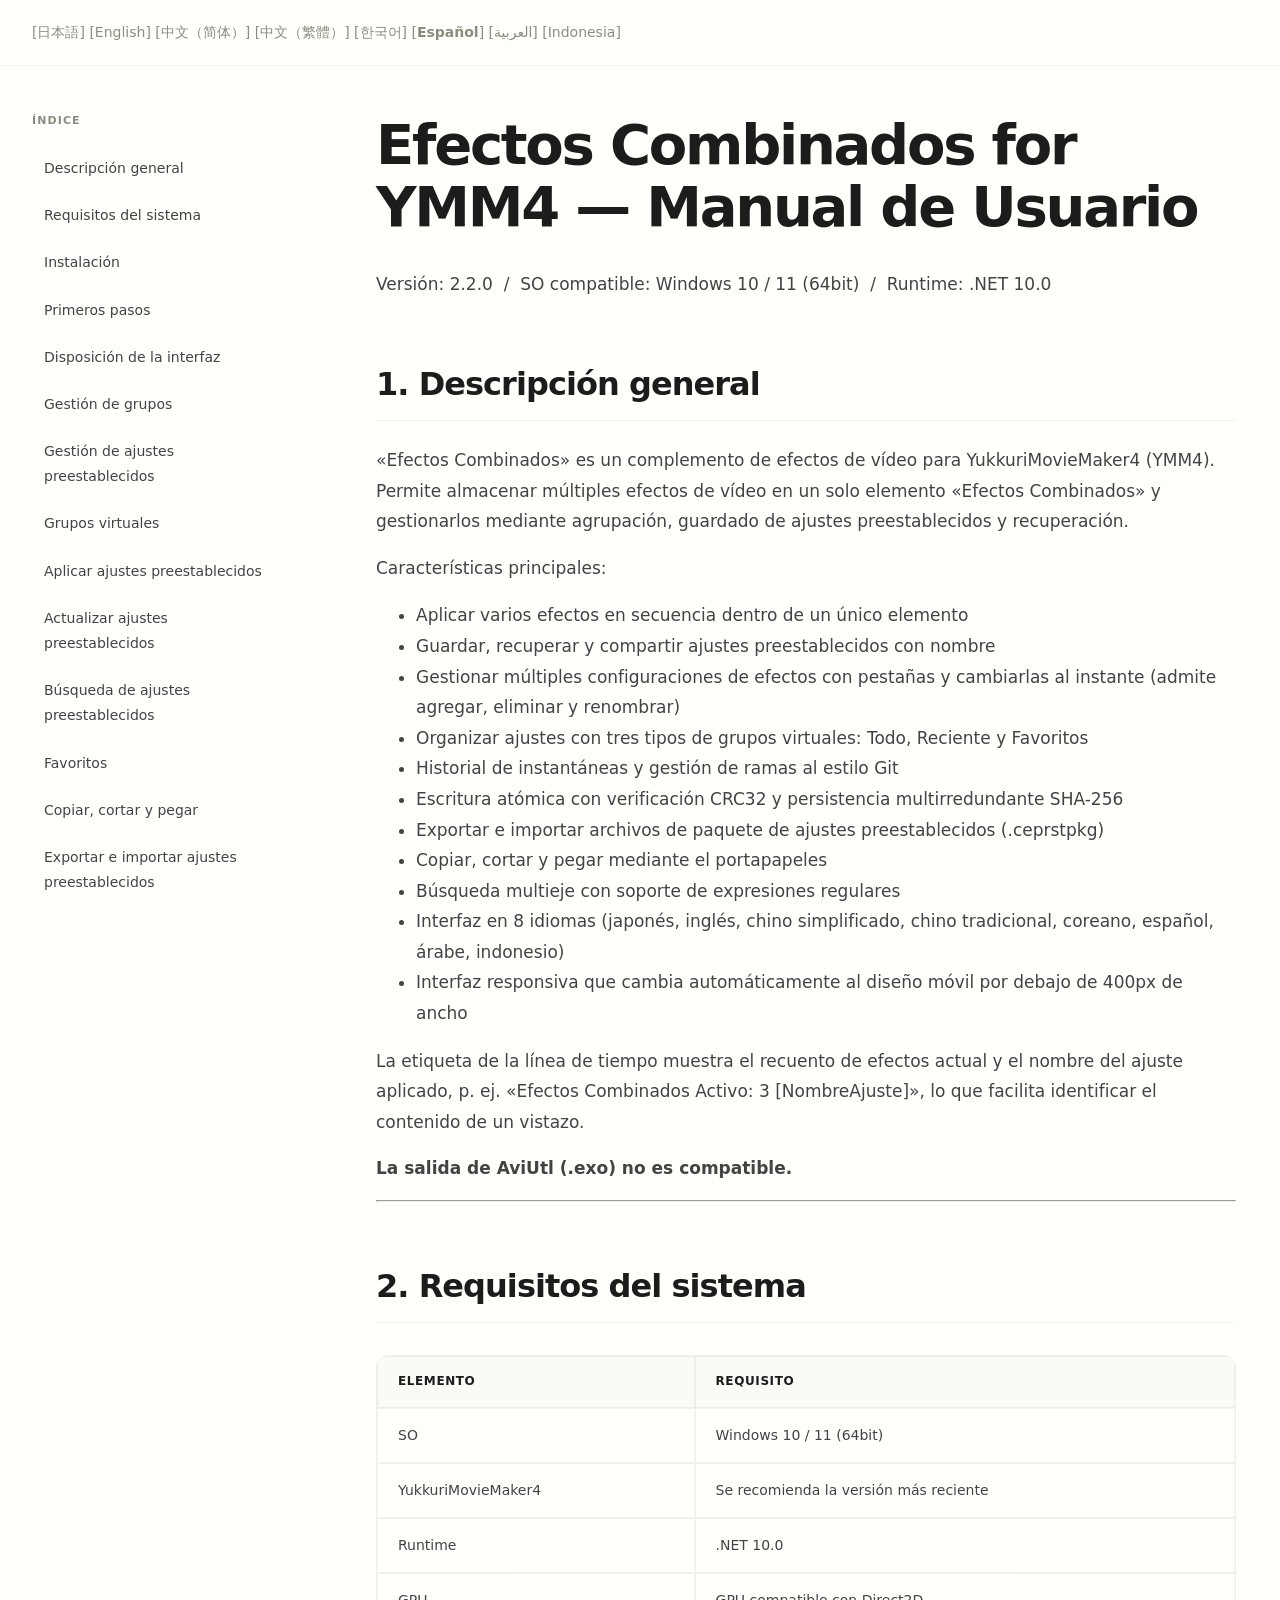
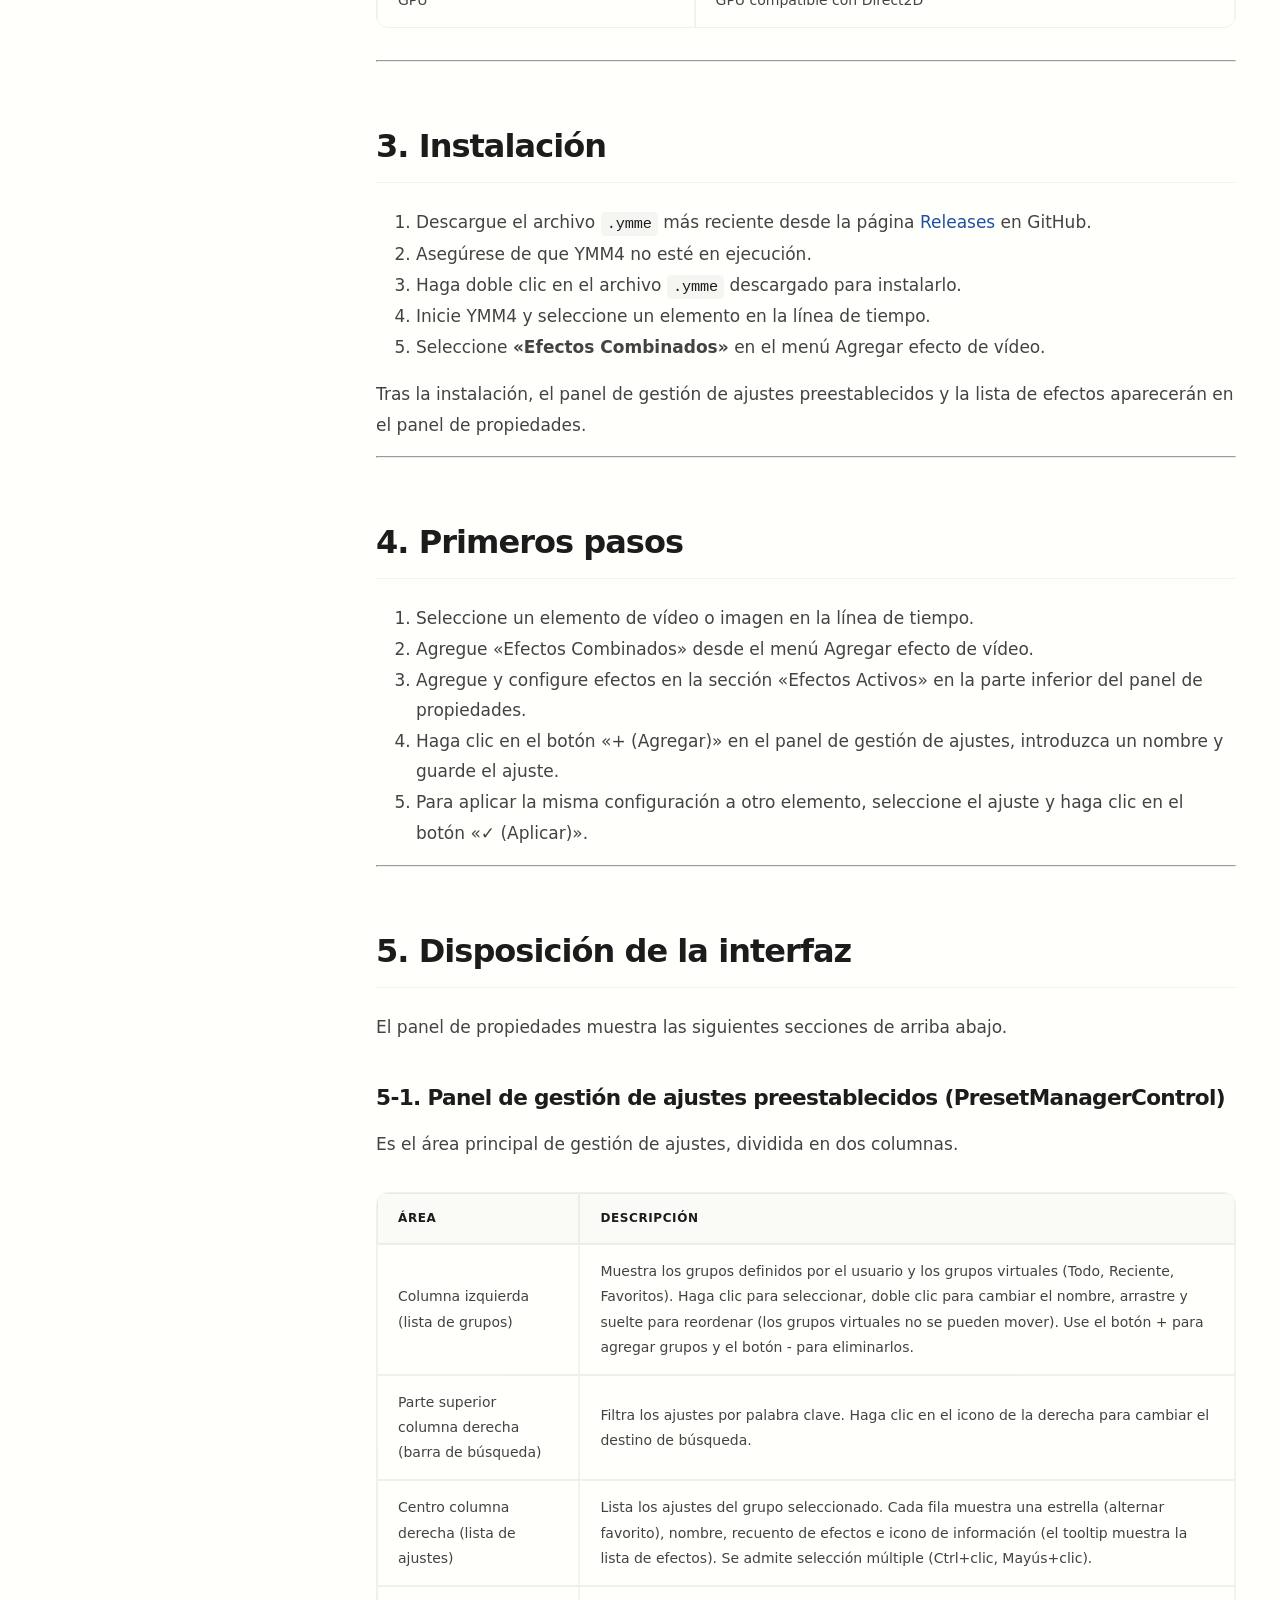
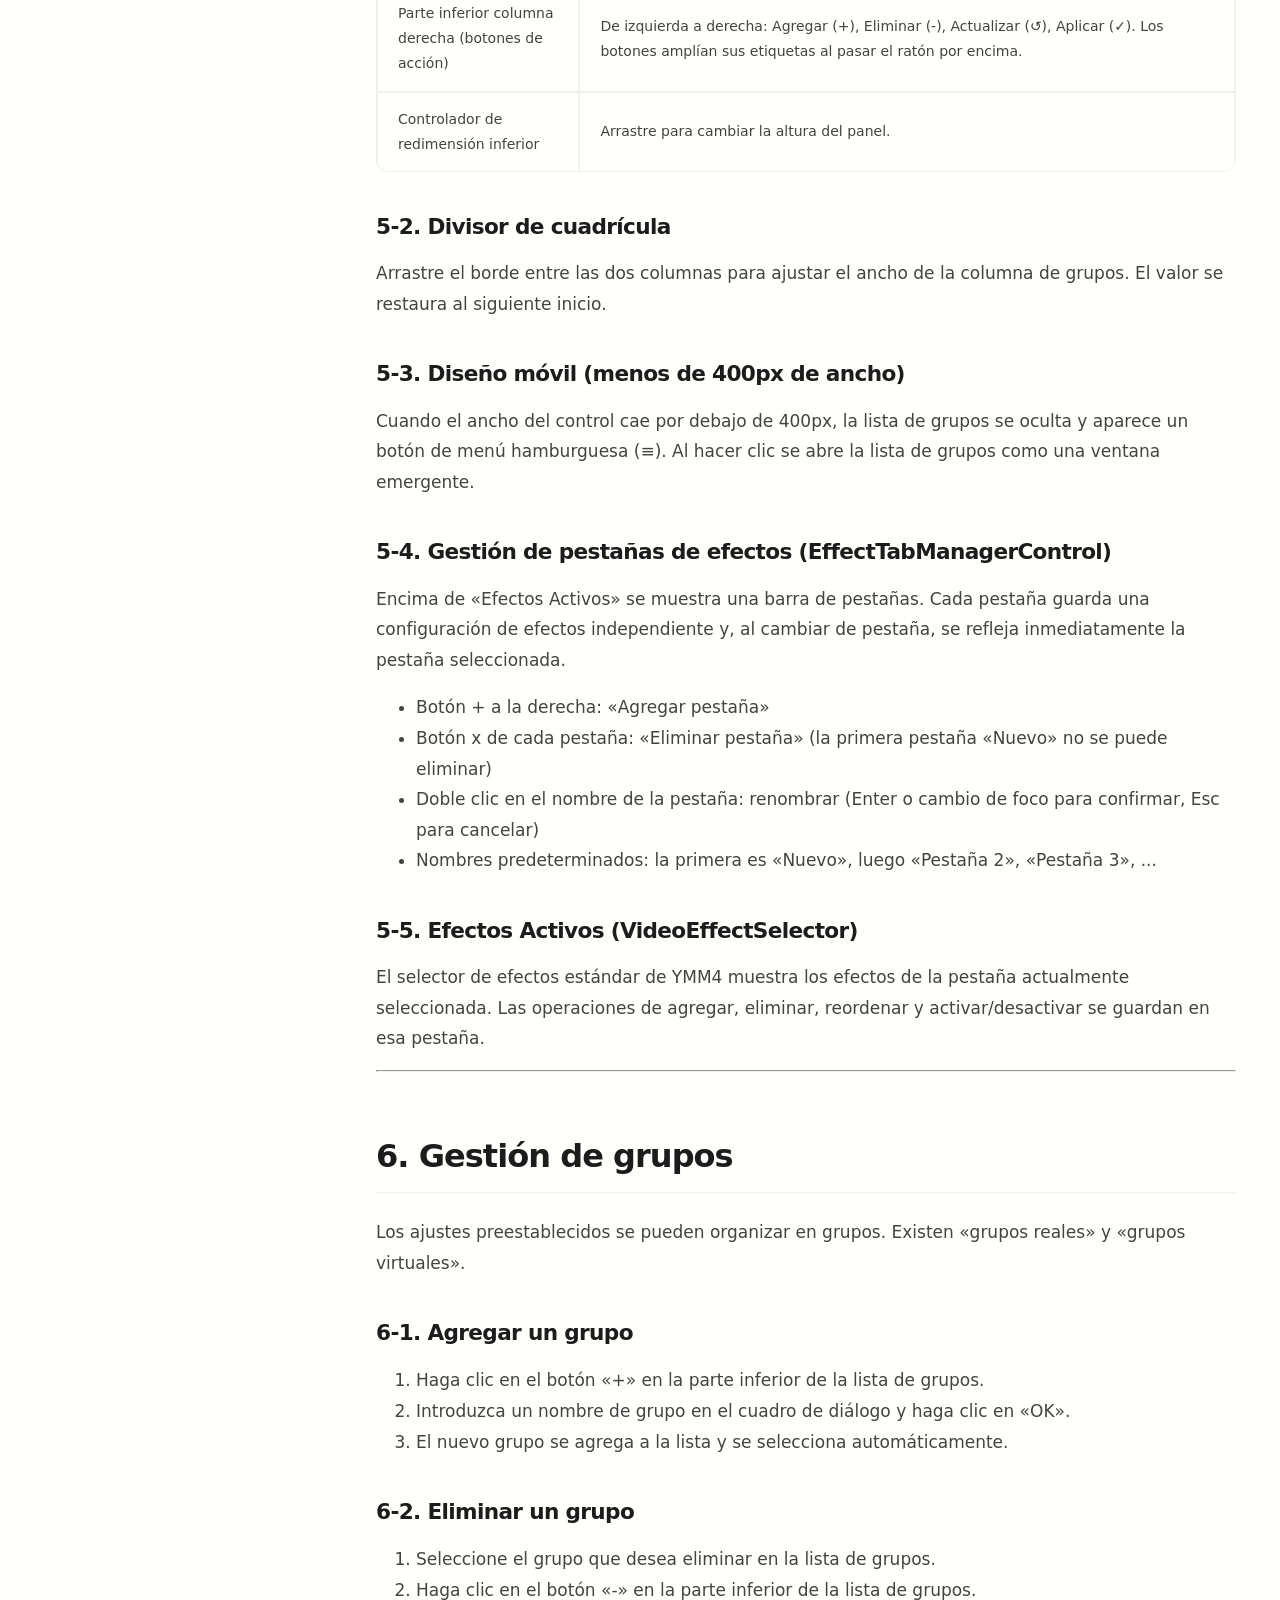
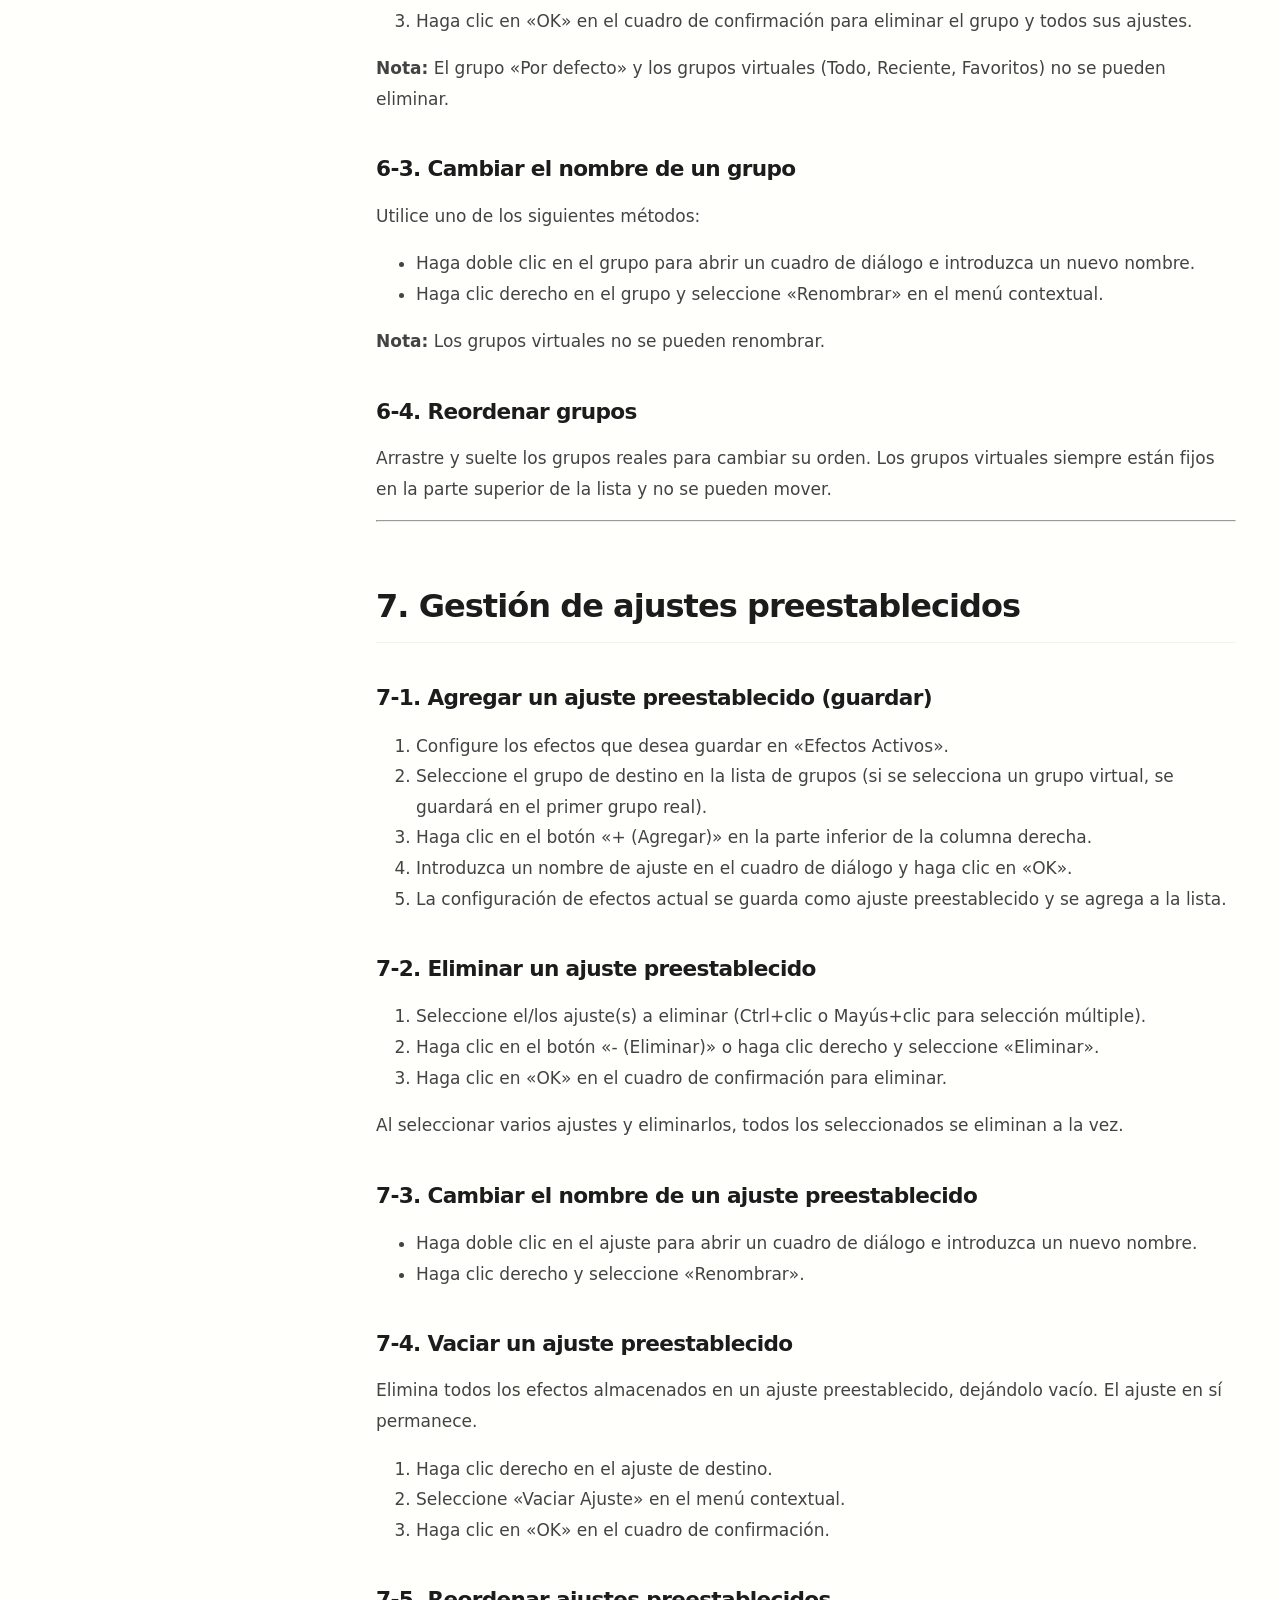
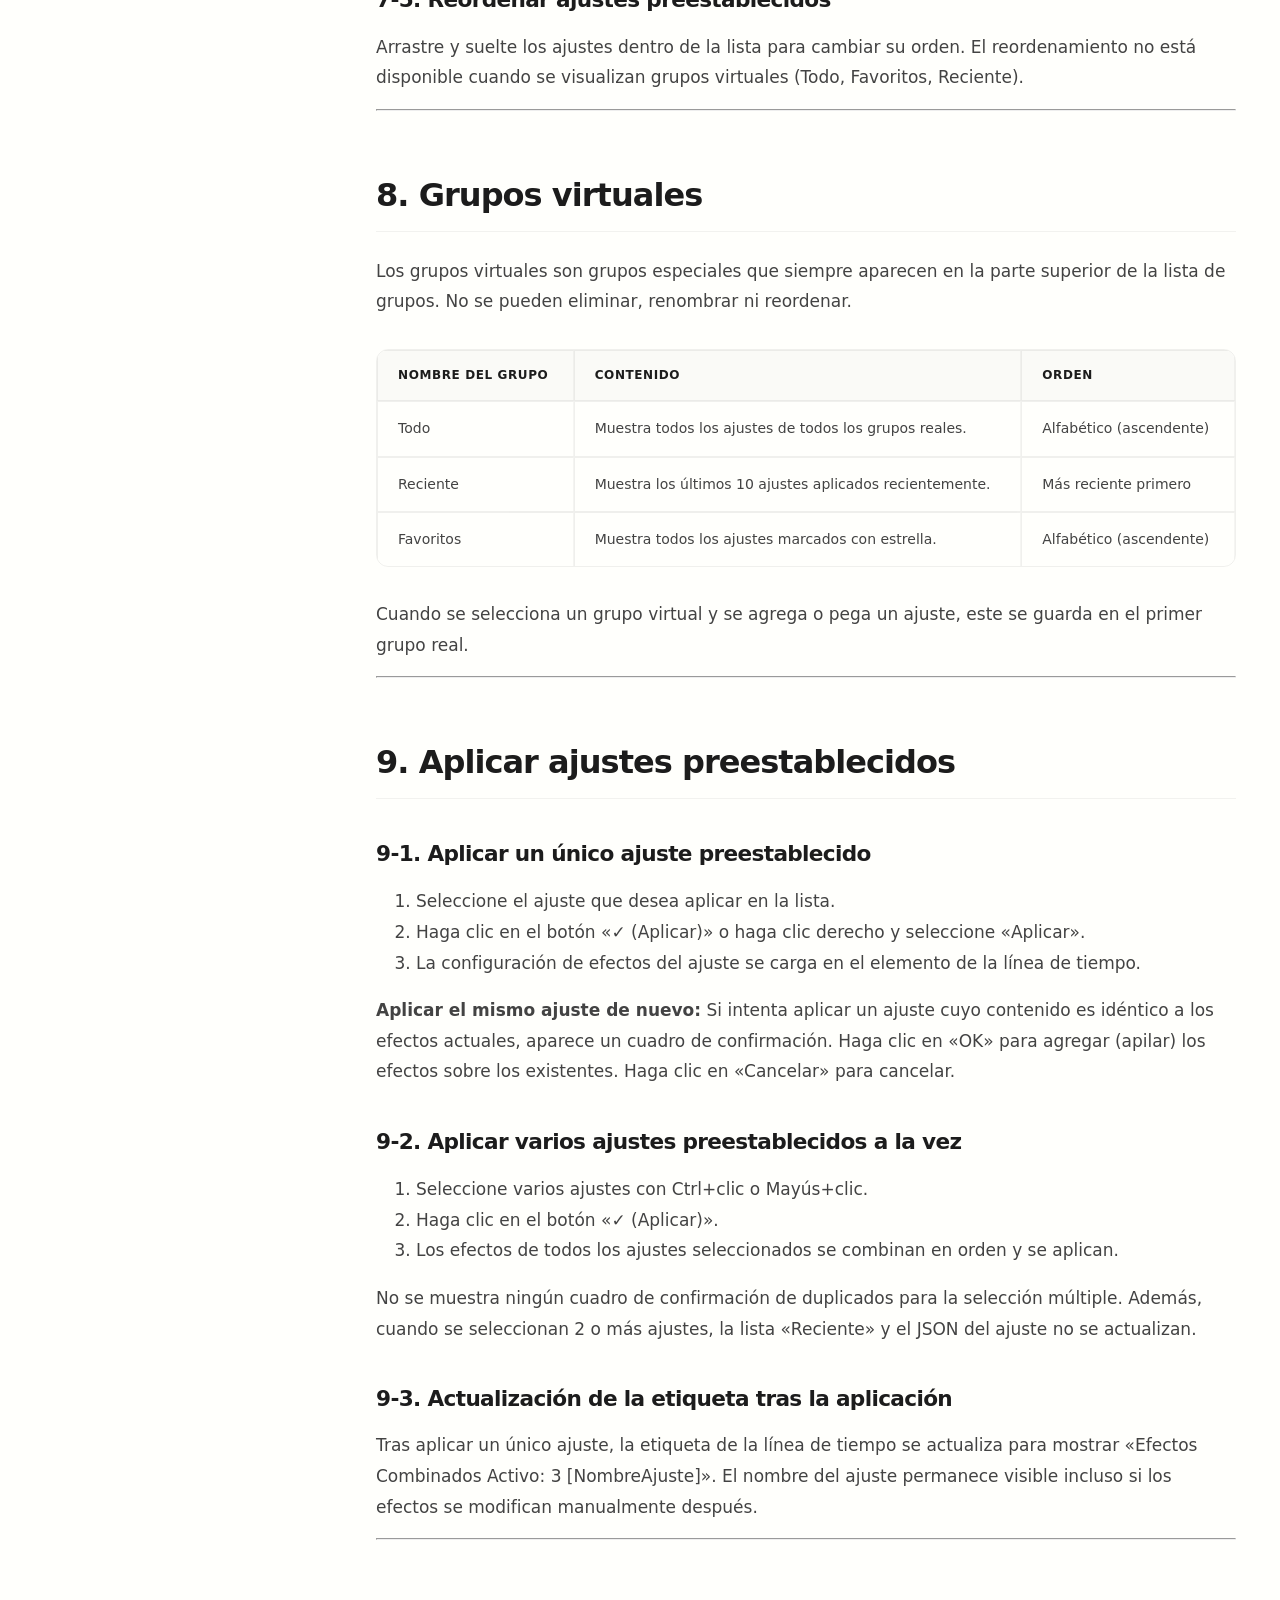
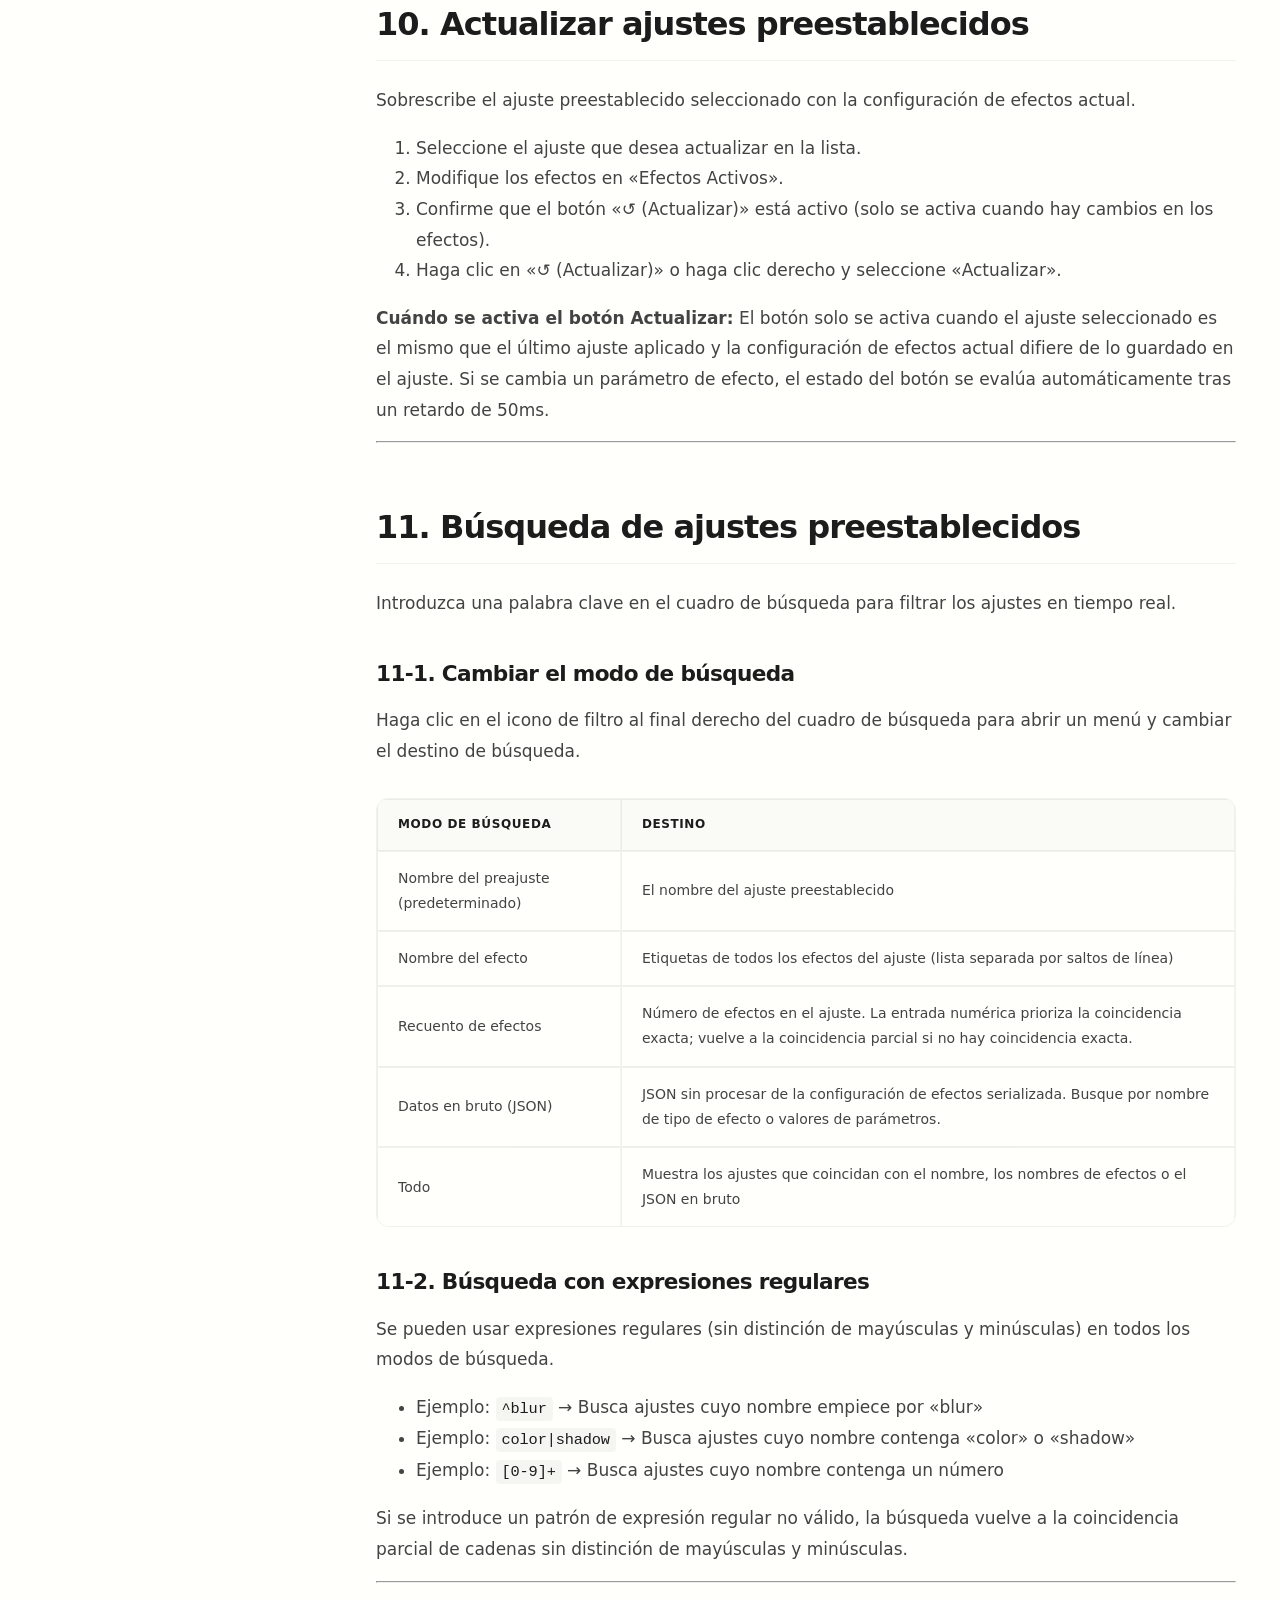
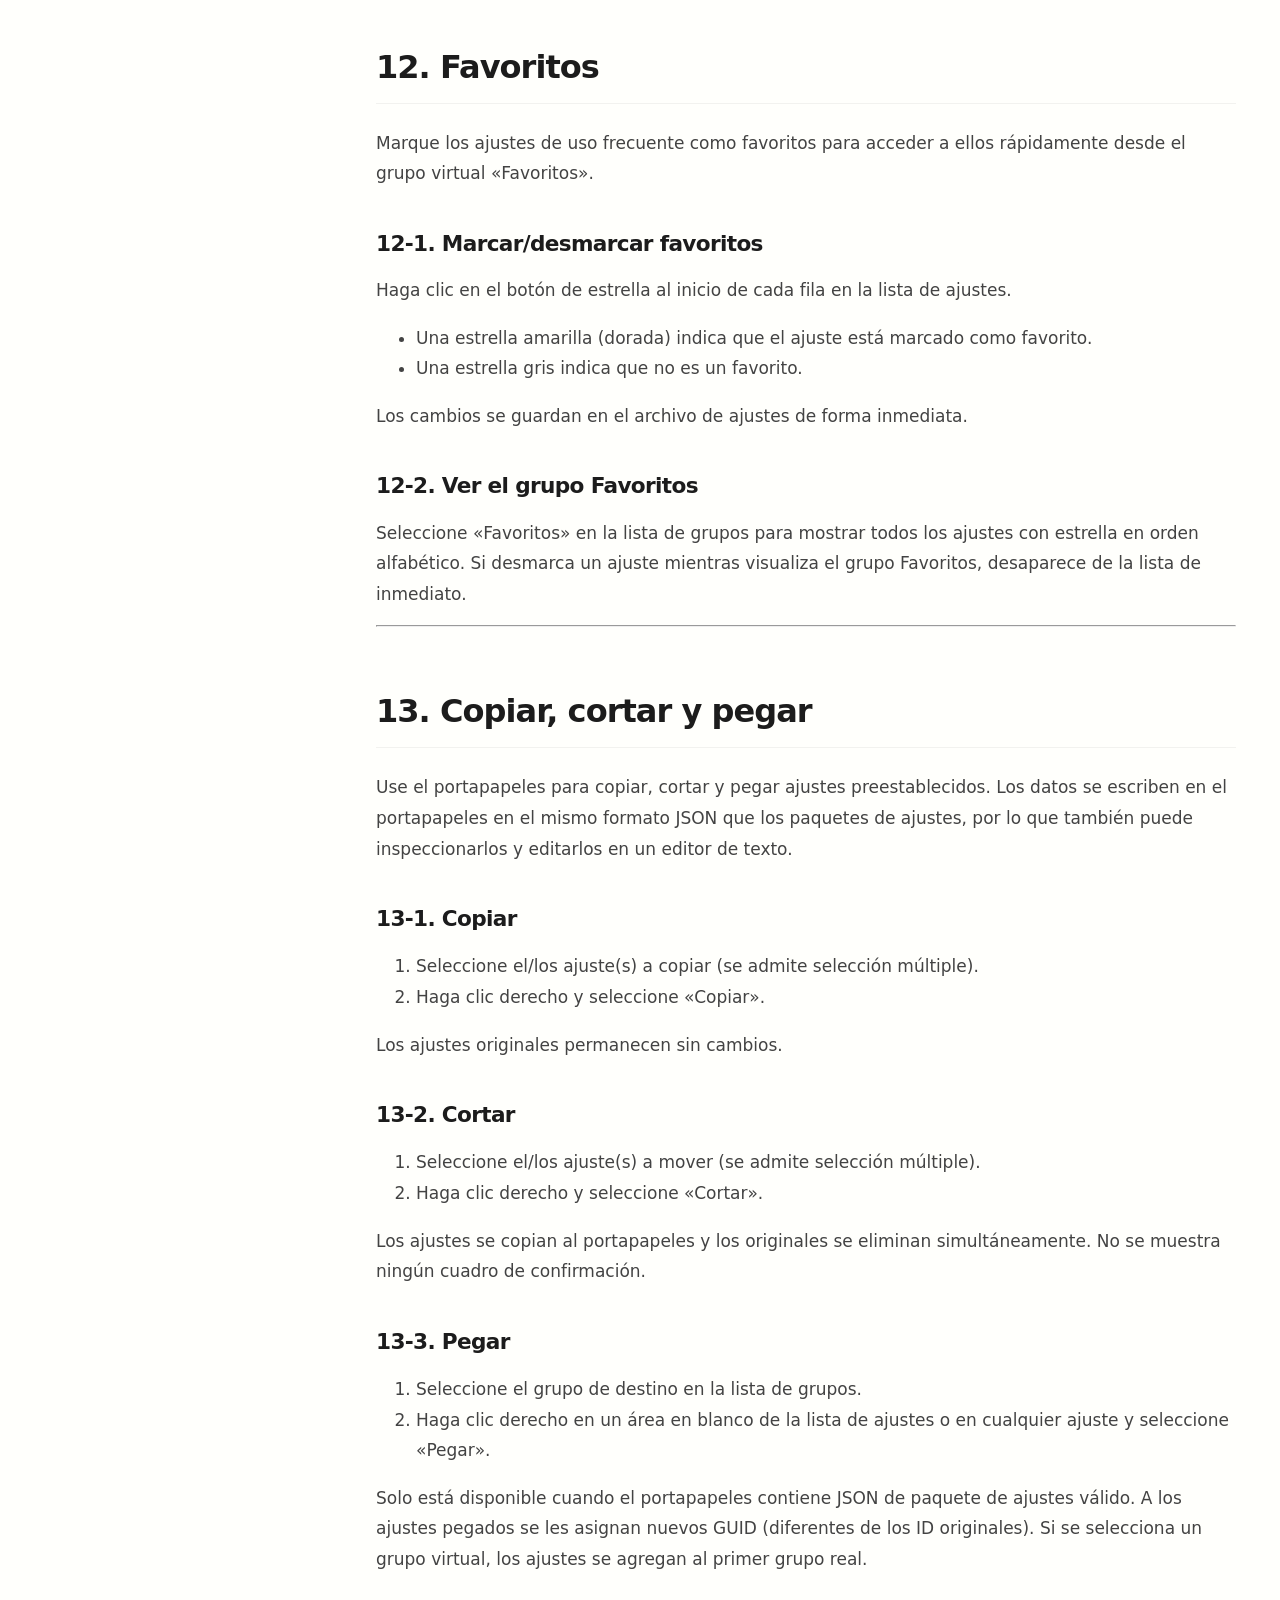
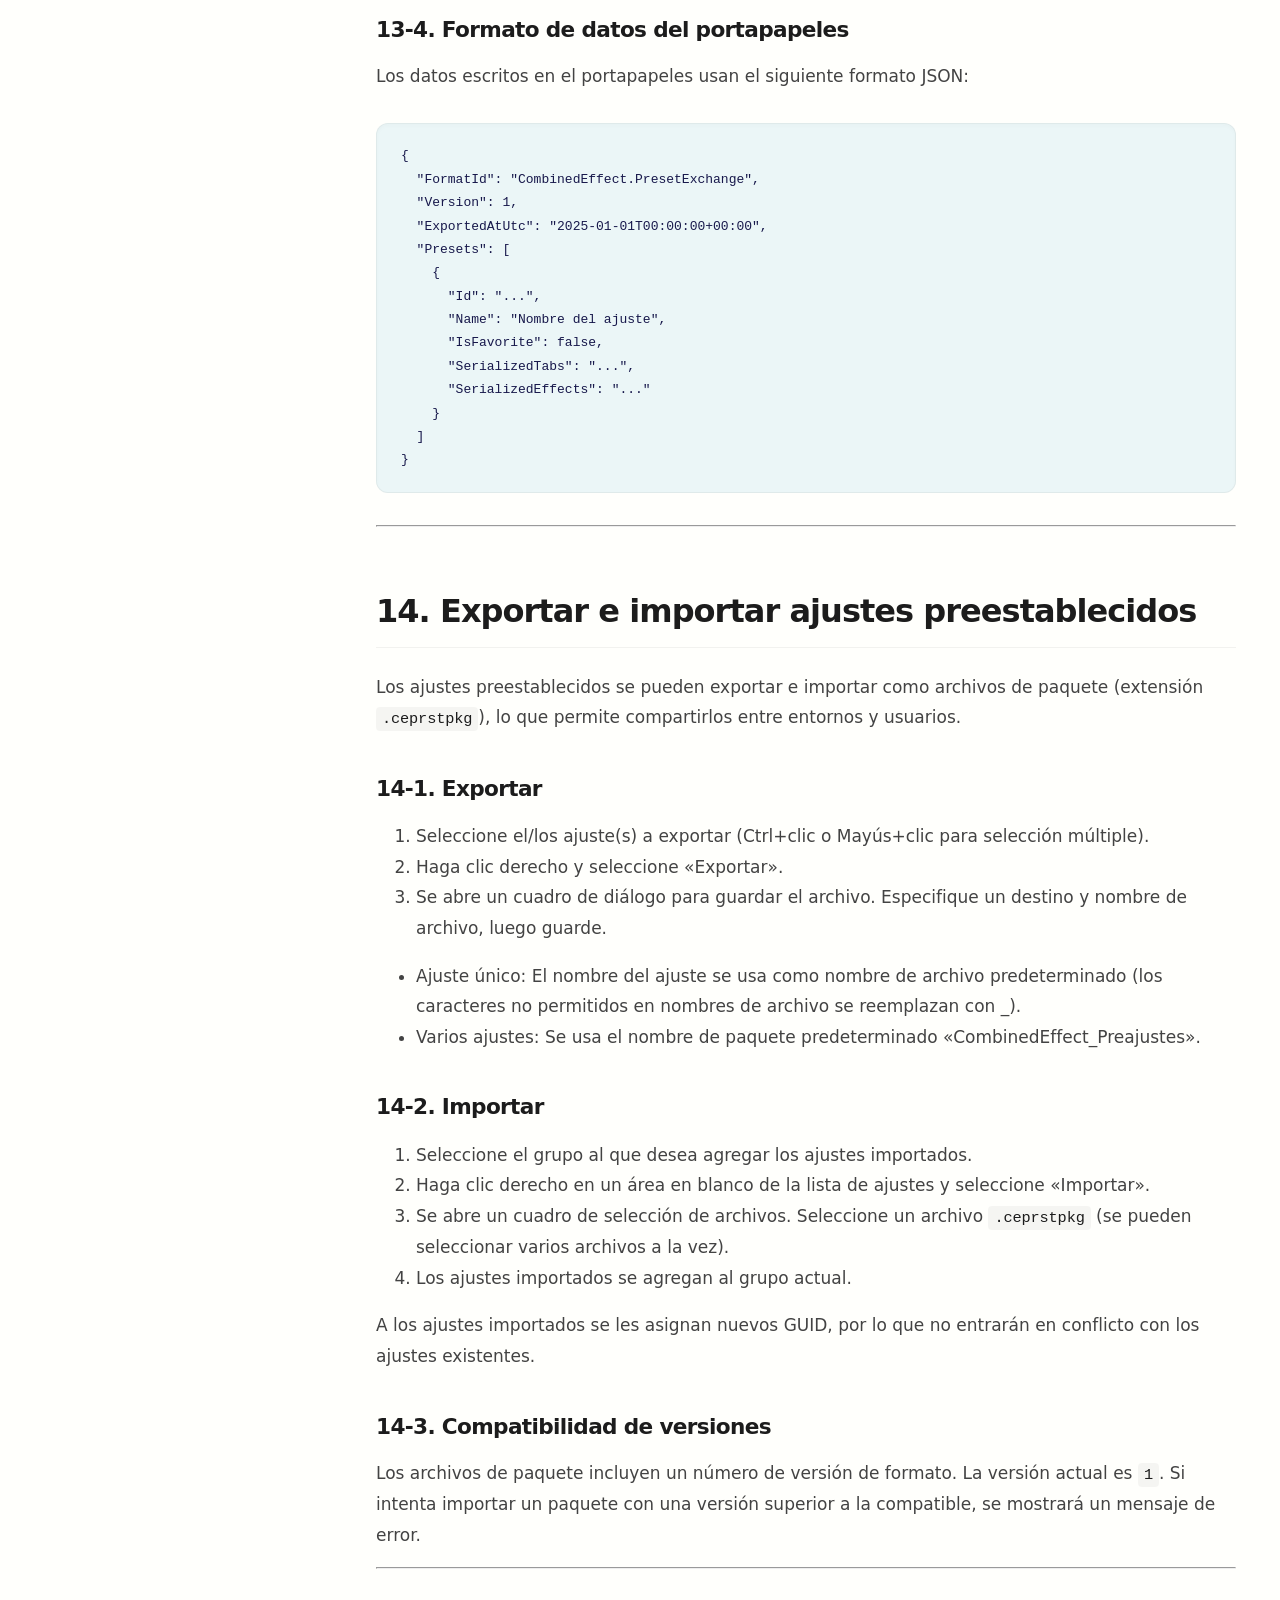
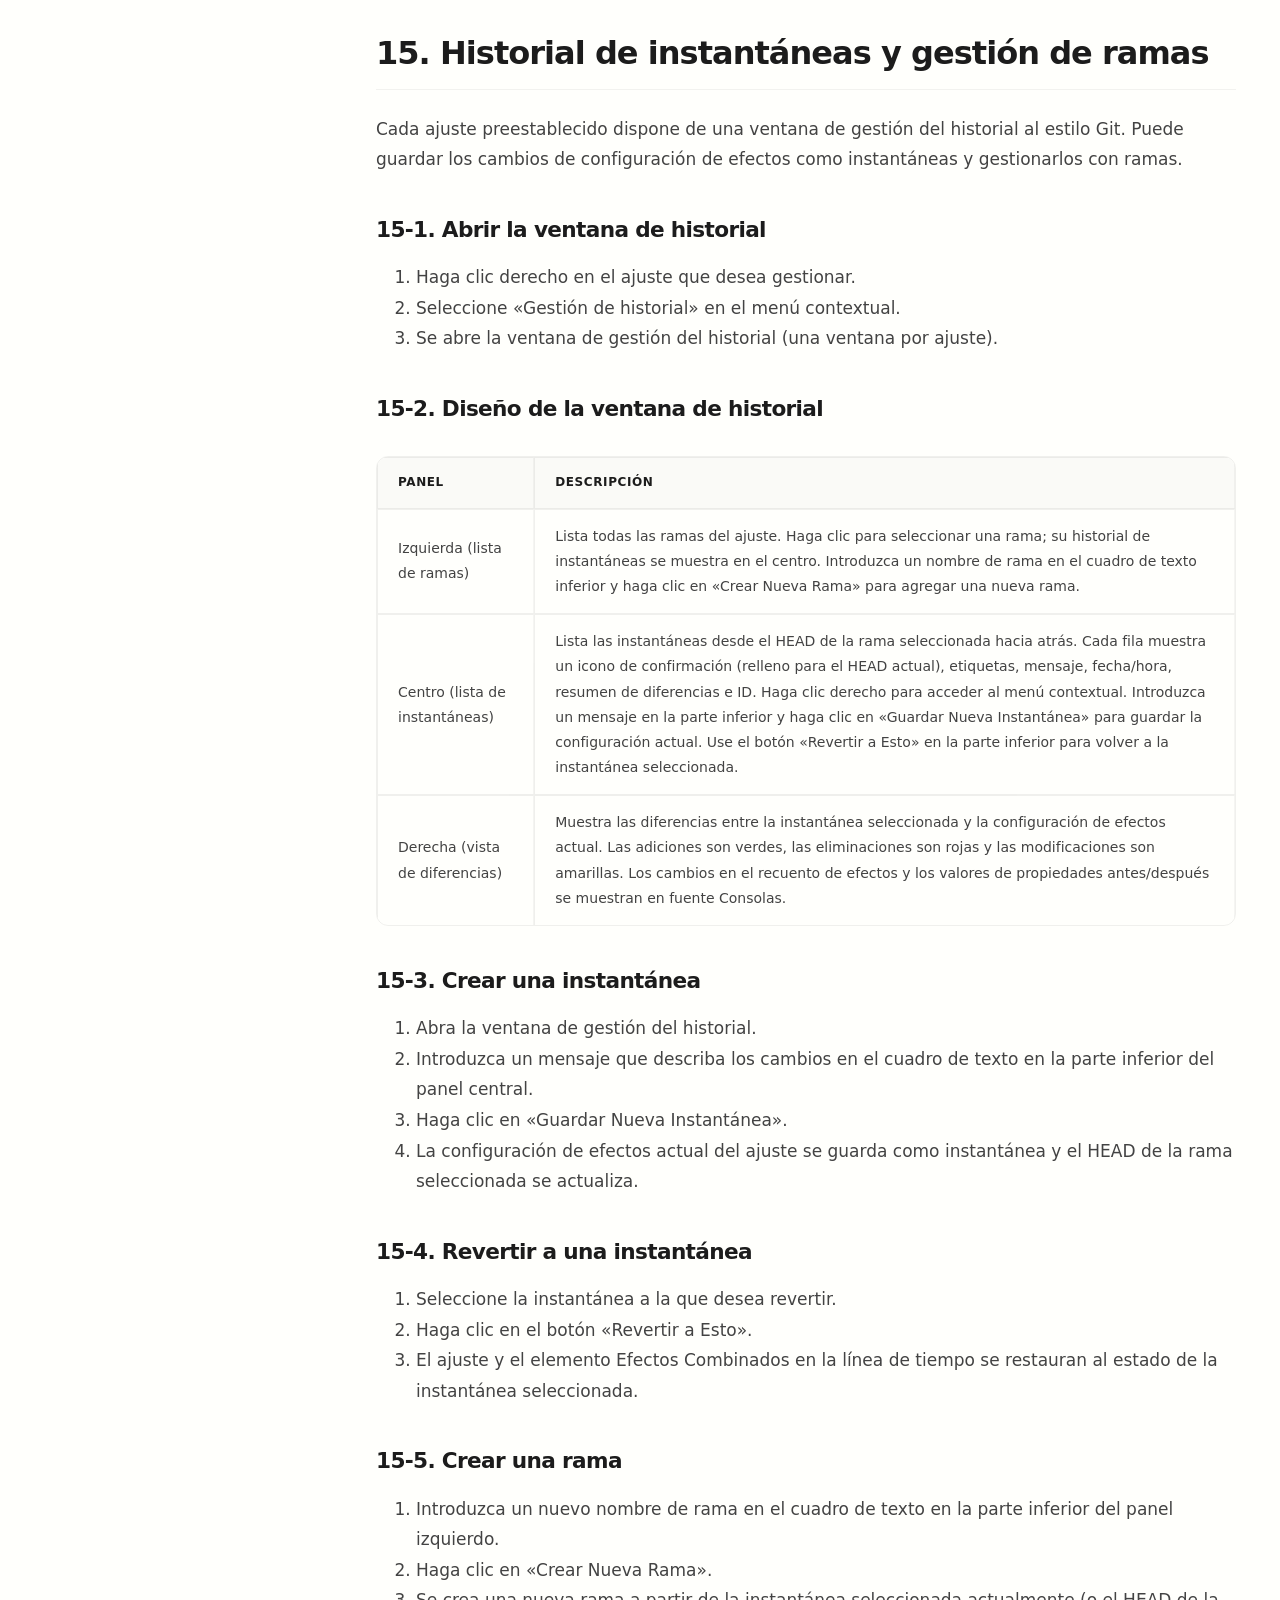
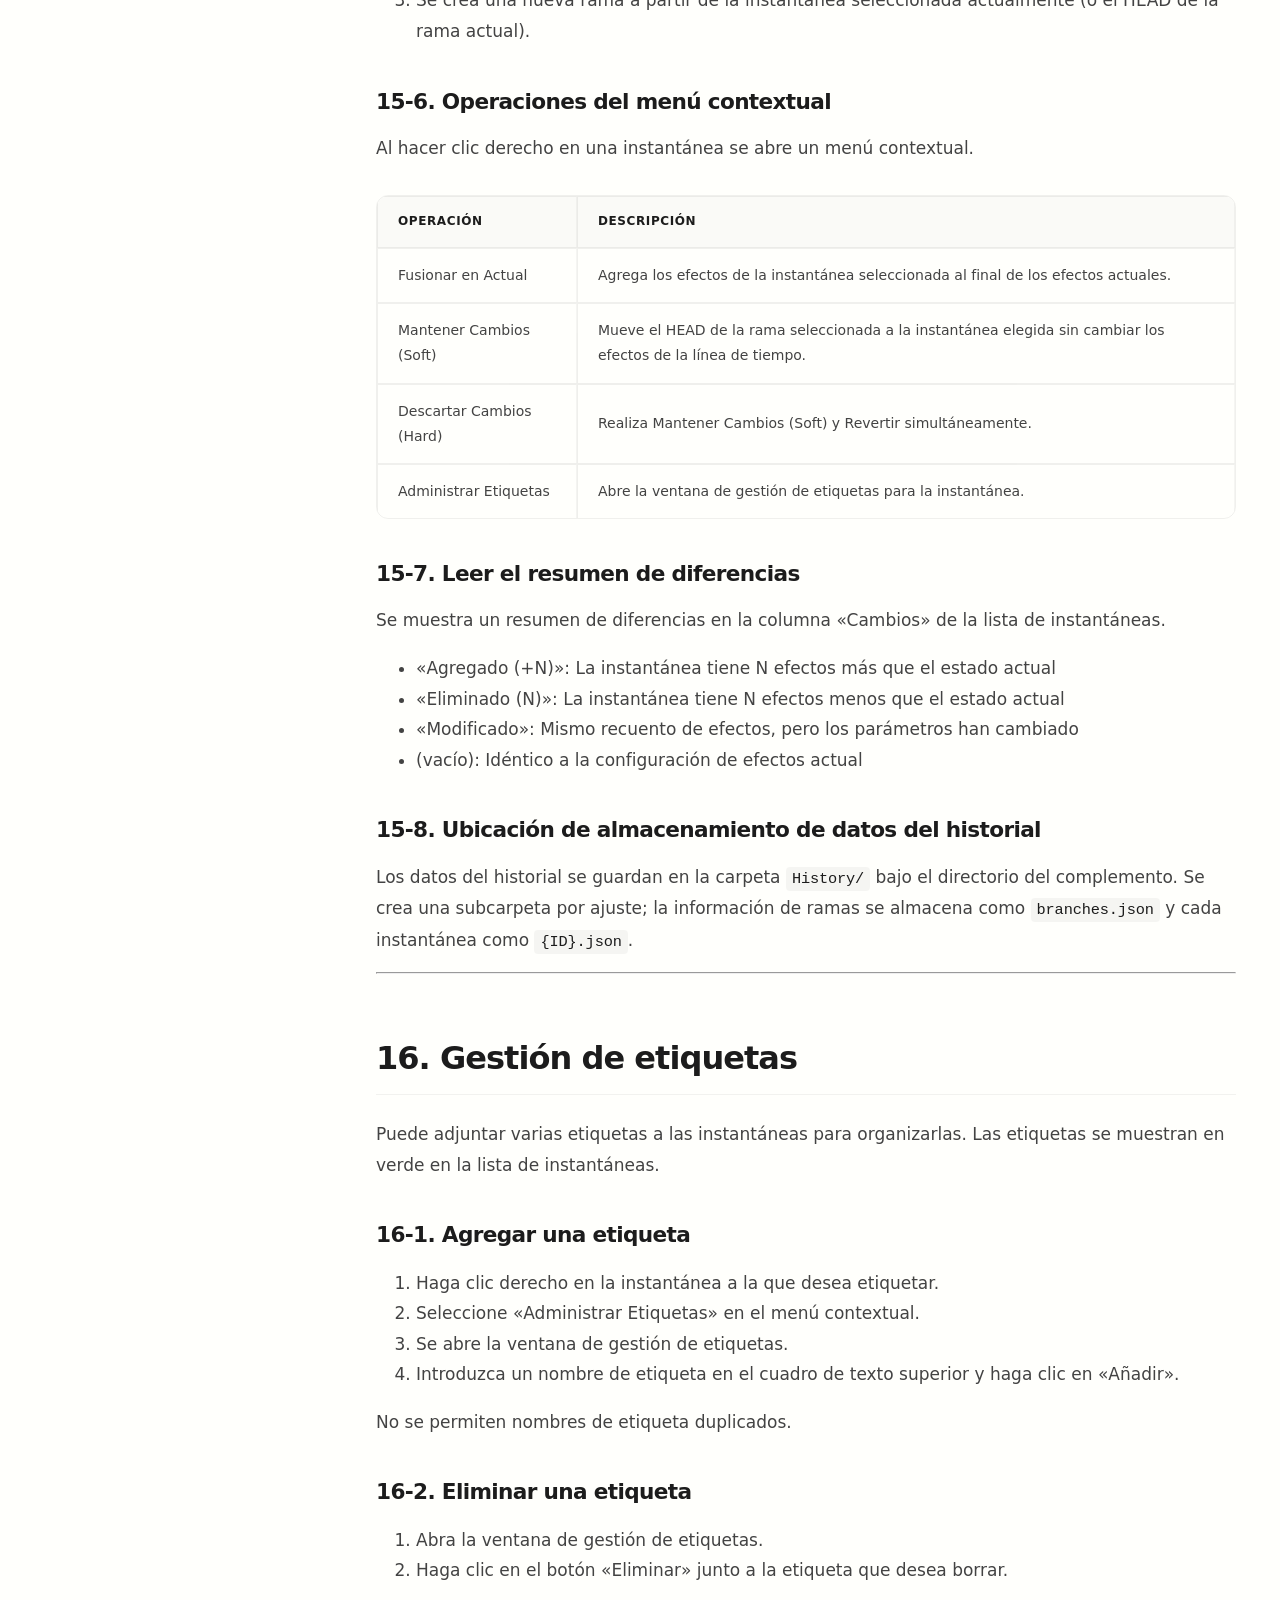
<file: docs/index_es.htm>
<!DOCTYPE html>
<html lang="es">
<head>
<meta charset="UTF-8">
<meta name="viewport" content="width=device-width, initial-scale=1.0">
<link rel="stylesheet" href="style.css">
<title>Efectos Combinados — Manual de Usuario</title>
</head>
<body>

<header class="site-header">
  <div class="lang-nav container">
    <p>
[<a href="index.htm">日本語</a>]
[<a href="index_en.htm">English</a>]
[<a href="index_zh-cn.htm">中文（简体）</a>]
[<a href="index_zh-tw.htm">中文（繁體）</a>]
[<a href="index_ko.htm">한국어</a>]
[<strong>Español</strong>]
[<a href="index_ar.htm">العربية</a>]
[<a href="index_id.htm">Indonesia</a>]
</p>
  </div>
</header>

<div class="layout-wrapper container">
  <nav class="sidebar">
    <h2>Índice</h2>
<ol>
  <li><a href="#overview">Descripción general</a></li>
  <li><a href="#requirements">Requisitos del sistema</a></li>
  <li><a href="#install">Instalación</a></li>
  <li><a href="#quickstart">Primeros pasos</a></li>
  <li><a href="#ui">Disposición de la interfaz</a></li>
  <li><a href="#groups">Gestión de grupos</a></li>
  <li><a href="#presets">Gestión de ajustes preestablecidos</a></li>
  <li><a href="#virtual-groups">Grupos virtuales</a></li>
  <li><a href="#apply">Aplicar ajustes preestablecidos</a></li>
  <li><a href="#update">Actualizar ajustes preestablecidos</a></li>
  <li><a href="#search">Búsqueda de ajustes preestablecidos</a></li>
  <li><a href="#favorite">Favoritos</a></li>
  <li><a href="#clipboard">Copiar, cortar y pegar</a></li>
  <li><a href="#exchange">Exportar e importar ajustes preestablecidos</a></li>
  <li><a href="#history">Historial de instantáneas y gestión de ramas</a></li>
  <li><a href="#tags">Gestión de etiquetas</a></li>
  <li><a href="#clear">Eliminación masiva de efectos</a></li>
  <li><a href="#responsive">Interfaz responsiva y ajuste del diseño</a></li>
  <li><a href="#persistence">Almacenamiento de datos y persistencia segura</a></li>
  <li><a href="#migration">Migración desde versiones anteriores</a></li>
  <li><a href="#files">Estructura de archivos y carpetas</a></li>
  <li><a href="#multilang">Compatibilidad multilingüe</a></li>
  <li><a href="#params">Referencia de parámetros</a></li>
  <li><a href="#operations">Referencia rápida</a></li>
  <li><a href="#caution">Notas y advertencias</a></li>
  <li><a href="#license">Aviso legal y licencia</a></li>
</ol>
  </nav>

  <main class="main-content">
    <div class="page-title">
      <h1>Efectos Combinados for YMM4 — Manual de Usuario</h1>
      <p>Versión: 2.2.0 &nbsp;/&nbsp; SO compatible: Windows 10 / 11 (64bit) &nbsp;/&nbsp; Runtime: .NET 10.0</p>
    </div>
    
    <div class="content-body">
      <h2 id="overview">1. Descripción general</h2>
<p>
«Efectos Combinados» es un complemento de efectos de vídeo para YukkuriMovieMaker4 (YMM4).
Permite almacenar múltiples efectos de vídeo en un solo elemento «Efectos Combinados» y gestionarlos mediante agrupación, guardado de ajustes preestablecidos y recuperación.
</p>
<p>Características principales:</p>
<ul>
  <li>Aplicar varios efectos en secuencia dentro de un único elemento</li>
  <li>Guardar, recuperar y compartir ajustes preestablecidos con nombre</li>
  <li>Gestionar múltiples configuraciones de efectos con pestañas y cambiarlas al instante (admite agregar, eliminar y renombrar)</li>
  <li>Organizar ajustes con tres tipos de grupos virtuales: Todo, Reciente y Favoritos</li>
  <li>Historial de instantáneas y gestión de ramas al estilo Git</li>
  <li>Escritura atómica con verificación CRC32 y persistencia multirredundante SHA-256</li>
  <li>Exportar e importar archivos de paquete de ajustes preestablecidos (.ceprstpkg)</li>
  <li>Copiar, cortar y pegar mediante el portapapeles</li>
  <li>Búsqueda multieje con soporte de expresiones regulares</li>
  <li>Interfaz en 8 idiomas (japonés, inglés, chino simplificado, chino tradicional, coreano, español, árabe, indonesio)</li>
  <li>Interfaz responsiva que cambia automáticamente al diseño móvil por debajo de 400px de ancho</li>
</ul>
<p>
La etiqueta de la línea de tiempo muestra el recuento de efectos actual y el nombre del ajuste aplicado, p. ej. «Efectos Combinados Activo: 3 [NombreAjuste]», lo que facilita identificar el contenido de un vistazo.
</p>
<p>
<strong>La salida de AviUtl (.exo) no es compatible.</strong>
</p>
<hr>

<h2 id="requirements">2. Requisitos del sistema</h2>
<table border="1" cellpadding="6" cellspacing="0">
  <tr><th>Elemento</th><th>Requisito</th></tr>
  <tr><td>SO</td><td>Windows 10 / 11 (64bit)</td></tr>
  <tr><td>YukkuriMovieMaker4</td><td>Se recomienda la versión más reciente</td></tr>
  <tr><td>Runtime</td><td>.NET 10.0</td></tr>
  <tr><td>GPU</td><td>GPU compatible con Direct2D</td></tr>
</table>
<hr>

<h2 id="install">3. Instalación</h2>
<ol>
  <li>Descargue el archivo <code>.ymme</code> más reciente desde la página <a href="https://github.com/routersys/YMM4-CombinedEffect/releases">Releases</a> en GitHub.</li>
  <li>Asegúrese de que YMM4 no esté en ejecución.</li>
  <li>Haga doble clic en el archivo <code>.ymme</code> descargado para instalarlo.</li>
  <li>Inicie YMM4 y seleccione un elemento en la línea de tiempo.</li>
  <li>Seleccione <strong>«Efectos Combinados»</strong> en el menú Agregar efecto de vídeo.</li>
</ol>
<p>Tras la instalación, el panel de gestión de ajustes preestablecidos y la lista de efectos aparecerán en el panel de propiedades.</p>
<hr>

<h2 id="quickstart">4. Primeros pasos</h2>
<ol>
  <li>Seleccione un elemento de vídeo o imagen en la línea de tiempo.</li>
  <li>Agregue «Efectos Combinados» desde el menú Agregar efecto de vídeo.</li>
  <li>Agregue y configure efectos en la sección «Efectos Activos» en la parte inferior del panel de propiedades.</li>
  <li>Haga clic en el botón «+ (Agregar)» en el panel de gestión de ajustes, introduzca un nombre y guarde el ajuste.</li>
  <li>Para aplicar la misma configuración a otro elemento, seleccione el ajuste y haga clic en el botón «✓ (Aplicar)».</li>
</ol>
<hr>

<h2 id="ui">5. Disposición de la interfaz</h2>
<p>El panel de propiedades muestra las siguientes secciones de arriba abajo.</p>

<h3>5-1. Panel de gestión de ajustes preestablecidos (PresetManagerControl)</h3>
<p>Es el área principal de gestión de ajustes, dividida en dos columnas.</p>
<table border="1" cellpadding="6" cellspacing="0">
  <tr><th>Área</th><th>Descripción</th></tr>
  <tr><td>Columna izquierda (lista de grupos)</td><td>Muestra los grupos definidos por el usuario y los grupos virtuales (Todo, Reciente, Favoritos). Haga clic para seleccionar, doble clic para cambiar el nombre, arrastre y suelte para reordenar (los grupos virtuales no se pueden mover). Use el botón + para agregar grupos y el botón - para eliminarlos.</td></tr>
  <tr><td>Parte superior columna derecha (barra de búsqueda)</td><td>Filtra los ajustes por palabra clave. Haga clic en el icono de la derecha para cambiar el destino de búsqueda.</td></tr>
  <tr><td>Centro columna derecha (lista de ajustes)</td><td>Lista los ajustes del grupo seleccionado. Cada fila muestra una estrella (alternar favorito), nombre, recuento de efectos e icono de información (el tooltip muestra la lista de efectos). Se admite selección múltiple (Ctrl+clic, Mayús+clic).</td></tr>
  <tr><td>Parte inferior columna derecha (botones de acción)</td><td>De izquierda a derecha: Agregar (+), Eliminar (-), Actualizar (↺), Aplicar (✓). Los botones amplían sus etiquetas al pasar el ratón por encima.</td></tr>
  <tr><td>Controlador de redimensión inferior</td><td>Arrastre para cambiar la altura del panel.</td></tr>
</table>

<h3>5-2. Divisor de cuadrícula</h3>
<p>Arrastre el borde entre las dos columnas para ajustar el ancho de la columna de grupos. El valor se restaura al siguiente inicio.</p>

<h3>5-3. Diseño móvil (menos de 400px de ancho)</h3>
<p>Cuando el ancho del control cae por debajo de 400px, la lista de grupos se oculta y aparece un botón de menú hamburguesa (≡). Al hacer clic se abre la lista de grupos como una ventana emergente.</p>

<h3>5-4. Gestión de pestañas de efectos (EffectTabManagerControl)</h3>
<p>Encima de «Efectos Activos» se muestra una barra de pestañas. Cada pestaña guarda una configuración de efectos independiente y, al cambiar de pestaña, se refleja inmediatamente la pestaña seleccionada.</p>
<ul>
  <li>Botón + a la derecha: «Agregar pestaña»</li>
  <li>Botón x de cada pestaña: «Eliminar pestaña» (la primera pestaña «Nuevo» no se puede eliminar)</li>
  <li>Doble clic en el nombre de la pestaña: renombrar (Enter o cambio de foco para confirmar, Esc para cancelar)</li>
  <li>Nombres predeterminados: la primera es «Nuevo», luego «Pestaña 2», «Pestaña 3», ...</li>
</ul>

<h3>5-5. Efectos Activos (VideoEffectSelector)</h3>
<p>El selector de efectos estándar de YMM4 muestra los efectos de la pestaña actualmente seleccionada. Las operaciones de agregar, eliminar, reordenar y activar/desactivar se guardan en esa pestaña.</p>
<hr>

<h2 id="groups">6. Gestión de grupos</h2>
<p>Los ajustes preestablecidos se pueden organizar en grupos. Existen «grupos reales» y «grupos virtuales».</p>

<h3>6-1. Agregar un grupo</h3>
<ol>
  <li>Haga clic en el botón «+» en la parte inferior de la lista de grupos.</li>
  <li>Introduzca un nombre de grupo en el cuadro de diálogo y haga clic en «OK».</li>
  <li>El nuevo grupo se agrega a la lista y se selecciona automáticamente.</li>
</ol>

<h3>6-2. Eliminar un grupo</h3>
<ol>
  <li>Seleccione el grupo que desea eliminar en la lista de grupos.</li>
  <li>Haga clic en el botón «-» en la parte inferior de la lista de grupos.</li>
  <li>Haga clic en «OK» en el cuadro de confirmación para eliminar el grupo y todos sus ajustes.</li>
</ol>
<p><strong>Nota:</strong> El grupo «Por defecto» y los grupos virtuales (Todo, Reciente, Favoritos) no se pueden eliminar.</p>

<h3>6-3. Cambiar el nombre de un grupo</h3>
<p>Utilice uno de los siguientes métodos:</p>
<ul>
  <li>Haga doble clic en el grupo para abrir un cuadro de diálogo e introduzca un nuevo nombre.</li>
  <li>Haga clic derecho en el grupo y seleccione «Renombrar» en el menú contextual.</li>
</ul>
<p><strong>Nota:</strong> Los grupos virtuales no se pueden renombrar.</p>

<h3>6-4. Reordenar grupos</h3>
<p>Arrastre y suelte los grupos reales para cambiar su orden. Los grupos virtuales siempre están fijos en la parte superior de la lista y no se pueden mover.</p>
<hr>

<h2 id="presets">7. Gestión de ajustes preestablecidos</h2>

<h3>7-1. Agregar un ajuste preestablecido (guardar)</h3>
<ol>
  <li>Configure los efectos que desea guardar en «Efectos Activos».</li>
  <li>Seleccione el grupo de destino en la lista de grupos (si se selecciona un grupo virtual, se guardará en el primer grupo real).</li>
  <li>Haga clic en el botón «+ (Agregar)» en la parte inferior de la columna derecha.</li>
  <li>Introduzca un nombre de ajuste en el cuadro de diálogo y haga clic en «OK».</li>
  <li>La configuración de efectos actual se guarda como ajuste preestablecido y se agrega a la lista.</li>
</ol>

<h3>7-2. Eliminar un ajuste preestablecido</h3>
<ol>
  <li>Seleccione el/los ajuste(s) a eliminar (Ctrl+clic o Mayús+clic para selección múltiple).</li>
  <li>Haga clic en el botón «- (Eliminar)» o haga clic derecho y seleccione «Eliminar».</li>
  <li>Haga clic en «OK» en el cuadro de confirmación para eliminar.</li>
</ol>
<p>Al seleccionar varios ajustes y eliminarlos, todos los seleccionados se eliminan a la vez.</p>

<h3>7-3. Cambiar el nombre de un ajuste preestablecido</h3>
<ul>
  <li>Haga doble clic en el ajuste para abrir un cuadro de diálogo e introduzca un nuevo nombre.</li>
  <li>Haga clic derecho y seleccione «Renombrar».</li>
</ul>

<h3>7-4. Vaciar un ajuste preestablecido</h3>
<p>Elimina todos los efectos almacenados en un ajuste preestablecido, dejándolo vacío. El ajuste en sí permanece.</p>
<ol>
  <li>Haga clic derecho en el ajuste de destino.</li>
  <li>Seleccione «Vaciar Ajuste» en el menú contextual.</li>
  <li>Haga clic en «OK» en el cuadro de confirmación.</li>
</ol>

<h3>7-5. Reordenar ajustes preestablecidos</h3>
<p>Arrastre y suelte los ajustes dentro de la lista para cambiar su orden. El reordenamiento no está disponible cuando se visualizan grupos virtuales (Todo, Favoritos, Reciente).</p>
<hr>

<h2 id="virtual-groups">8. Grupos virtuales</h2>
<p>Los grupos virtuales son grupos especiales que siempre aparecen en la parte superior de la lista de grupos. No se pueden eliminar, renombrar ni reordenar.</p>
<table border="1" cellpadding="6" cellspacing="0">
  <tr><th>Nombre del grupo</th><th>Contenido</th><th>Orden</th></tr>
  <tr><td>Todo</td><td>Muestra todos los ajustes de todos los grupos reales.</td><td>Alfabético (ascendente)</td></tr>
  <tr><td>Reciente</td><td>Muestra los últimos 10 ajustes aplicados recientemente.</td><td>Más reciente primero</td></tr>
  <tr><td>Favoritos</td><td>Muestra todos los ajustes marcados con estrella.</td><td>Alfabético (ascendente)</td></tr>
</table>
<p>Cuando se selecciona un grupo virtual y se agrega o pega un ajuste, este se guarda en el primer grupo real.</p>
<hr>

<h2 id="apply">9. Aplicar ajustes preestablecidos</h2>

<h3>9-1. Aplicar un único ajuste preestablecido</h3>
<ol>
  <li>Seleccione el ajuste que desea aplicar en la lista.</li>
  <li>Haga clic en el botón «✓ (Aplicar)» o haga clic derecho y seleccione «Aplicar».</li>
  <li>La configuración de efectos del ajuste se carga en el elemento de la línea de tiempo.</li>
</ol>
<p><strong>Aplicar el mismo ajuste de nuevo:</strong> Si intenta aplicar un ajuste cuyo contenido es idéntico a los efectos actuales, aparece un cuadro de confirmación. Haga clic en «OK» para agregar (apilar) los efectos sobre los existentes. Haga clic en «Cancelar» para cancelar.</p>

<h3>9-2. Aplicar varios ajustes preestablecidos a la vez</h3>
<ol>
  <li>Seleccione varios ajustes con Ctrl+clic o Mayús+clic.</li>
  <li>Haga clic en el botón «✓ (Aplicar)».</li>
  <li>Los efectos de todos los ajustes seleccionados se combinan en orden y se aplican.</li>
</ol>
<p>No se muestra ningún cuadro de confirmación de duplicados para la selección múltiple. Además, cuando se seleccionan 2 o más ajustes, la lista «Reciente» y el JSON del ajuste no se actualizan.</p>

<h3>9-3. Actualización de la etiqueta tras la aplicación</h3>
<p>Tras aplicar un único ajuste, la etiqueta de la línea de tiempo se actualiza para mostrar «Efectos Combinados Activo: 3 [NombreAjuste]». El nombre del ajuste permanece visible incluso si los efectos se modifican manualmente después.</p>
<hr>

<h2 id="update">10. Actualizar ajustes preestablecidos</h2>
<p>Sobrescribe el ajuste preestablecido seleccionado con la configuración de efectos actual.</p>
<ol>
  <li>Seleccione el ajuste que desea actualizar en la lista.</li>
  <li>Modifique los efectos en «Efectos Activos».</li>
  <li>Confirme que el botón «↺ (Actualizar)» está activo (solo se activa cuando hay cambios en los efectos).</li>
  <li>Haga clic en «↺ (Actualizar)» o haga clic derecho y seleccione «Actualizar».</li>
</ol>
<p>
<strong>Cuándo se activa el botón Actualizar:</strong> El botón solo se activa cuando el ajuste seleccionado es el mismo que el último ajuste aplicado y la configuración de efectos actual difiere de lo guardado en el ajuste. Si se cambia un parámetro de efecto, el estado del botón se evalúa automáticamente tras un retardo de 50ms.
</p>
<hr>

<h2 id="search">11. Búsqueda de ajustes preestablecidos</h2>
<p>Introduzca una palabra clave en el cuadro de búsqueda para filtrar los ajustes en tiempo real.</p>

<h3>11-1. Cambiar el modo de búsqueda</h3>
<p>Haga clic en el icono de filtro al final derecho del cuadro de búsqueda para abrir un menú y cambiar el destino de búsqueda.</p>
<table border="1" cellpadding="6" cellspacing="0">
  <tr><th>Modo de búsqueda</th><th>Destino</th></tr>
  <tr><td>Nombre del preajuste (predeterminado)</td><td>El nombre del ajuste preestablecido</td></tr>
  <tr><td>Nombre del efecto</td><td>Etiquetas de todos los efectos del ajuste (lista separada por saltos de línea)</td></tr>
  <tr><td>Recuento de efectos</td><td>Número de efectos en el ajuste. La entrada numérica prioriza la coincidencia exacta; vuelve a la coincidencia parcial si no hay coincidencia exacta.</td></tr>
  <tr><td>Datos en bruto (JSON)</td><td>JSON sin procesar de la configuración de efectos serializada. Busque por nombre de tipo de efecto o valores de parámetros.</td></tr>
  <tr><td>Todo</td><td>Muestra los ajustes que coincidan con el nombre, los nombres de efectos o el JSON en bruto</td></tr>
</table>

<h3>11-2. Búsqueda con expresiones regulares</h3>
<p>Se pueden usar expresiones regulares (sin distinción de mayúsculas y minúsculas) en todos los modos de búsqueda.</p>
<ul>
  <li>Ejemplo: <code>^blur</code> &rarr; Busca ajustes cuyo nombre empiece por «blur»</li>
  <li>Ejemplo: <code>color|shadow</code> &rarr; Busca ajustes cuyo nombre contenga «color» o «shadow»</li>
  <li>Ejemplo: <code>[0-9]+</code> &rarr; Busca ajustes cuyo nombre contenga un número</li>
</ul>
<p>Si se introduce un patrón de expresión regular no válido, la búsqueda vuelve a la coincidencia parcial de cadenas sin distinción de mayúsculas y minúsculas.</p>
<hr>

<h2 id="favorite">12. Favoritos</h2>
<p>Marque los ajustes de uso frecuente como favoritos para acceder a ellos rápidamente desde el grupo virtual «Favoritos».</p>

<h3>12-1. Marcar/desmarcar favoritos</h3>
<p>Haga clic en el botón de estrella al inicio de cada fila en la lista de ajustes.</p>
<ul>
  <li>Una estrella amarilla (dorada) indica que el ajuste está marcado como favorito.</li>
  <li>Una estrella gris indica que no es un favorito.</li>
</ul>
<p>Los cambios se guardan en el archivo de ajustes de forma inmediata.</p>

<h3>12-2. Ver el grupo Favoritos</h3>
<p>Seleccione «Favoritos» en la lista de grupos para mostrar todos los ajustes con estrella en orden alfabético. Si desmarca un ajuste mientras visualiza el grupo Favoritos, desaparece de la lista de inmediato.</p>
<hr>

<h2 id="clipboard">13. Copiar, cortar y pegar</h2>
<p>Use el portapapeles para copiar, cortar y pegar ajustes preestablecidos. Los datos se escriben en el portapapeles en el mismo formato JSON que los paquetes de ajustes, por lo que también puede inspeccionarlos y editarlos en un editor de texto.</p>

<h3>13-1. Copiar</h3>
<ol>
  <li>Seleccione el/los ajuste(s) a copiar (se admite selección múltiple).</li>
  <li>Haga clic derecho y seleccione «Copiar».</li>
</ol>
<p>Los ajustes originales permanecen sin cambios.</p>

<h3>13-2. Cortar</h3>
<ol>
  <li>Seleccione el/los ajuste(s) a mover (se admite selección múltiple).</li>
  <li>Haga clic derecho y seleccione «Cortar».</li>
</ol>
<p>Los ajustes se copian al portapapeles y los originales se eliminan simultáneamente. No se muestra ningún cuadro de confirmación.</p>

<h3>13-3. Pegar</h3>
<ol>
  <li>Seleccione el grupo de destino en la lista de grupos.</li>
  <li>Haga clic derecho en un área en blanco de la lista de ajustes o en cualquier ajuste y seleccione «Pegar».</li>
</ol>
<p>
Solo está disponible cuando el portapapeles contiene JSON de paquete de ajustes válido.
A los ajustes pegados se les asignan nuevos GUID (diferentes de los ID originales).
Si se selecciona un grupo virtual, los ajustes se agregan al primer grupo real.
</p>

<h3>13-4. Formato de datos del portapapeles</h3>
<p>Los datos escritos en el portapapeles usan el siguiente formato JSON:</p>
<pre>
{
  "FormatId": "CombinedEffect.PresetExchange",
  "Version": 1,
  "ExportedAtUtc": "2025-01-01T00:00:00+00:00",
  "Presets": [
    {
      "Id": "...",
      "Name": "Nombre del ajuste",
      "IsFavorite": false,
      "SerializedTabs": "...",
      "SerializedEffects": "..."
    }
  ]
}
</pre>
<hr>

<h2 id="exchange">14. Exportar e importar ajustes preestablecidos</h2>
<p>Los ajustes preestablecidos se pueden exportar e importar como archivos de paquete (extensión <code>.ceprstpkg</code>), lo que permite compartirlos entre entornos y usuarios.</p>

<h3>14-1. Exportar</h3>
<ol>
  <li>Seleccione el/los ajuste(s) a exportar (Ctrl+clic o Mayús+clic para selección múltiple).</li>
  <li>Haga clic derecho y seleccione «Exportar».</li>
  <li>Se abre un cuadro de diálogo para guardar el archivo. Especifique un destino y nombre de archivo, luego guarde.</li>
</ol>
<ul>
  <li>Ajuste único: El nombre del ajuste se usa como nombre de archivo predeterminado (los caracteres no permitidos en nombres de archivo se reemplazan con _).</li>
  <li>Varios ajustes: Se usa el nombre de paquete predeterminado «CombinedEffect_Preajustes».</li>
</ul>

<h3>14-2. Importar</h3>
<ol>
  <li>Seleccione el grupo al que desea agregar los ajustes importados.</li>
  <li>Haga clic derecho en un área en blanco de la lista de ajustes y seleccione «Importar».</li>
  <li>Se abre un cuadro de selección de archivos. Seleccione un archivo <code>.ceprstpkg</code> (se pueden seleccionar varios archivos a la vez).</li>
  <li>Los ajustes importados se agregan al grupo actual.</li>
</ol>
<p>A los ajustes importados se les asignan nuevos GUID, por lo que no entrarán en conflicto con los ajustes existentes.</p>

<h3>14-3. Compatibilidad de versiones</h3>
<p>Los archivos de paquete incluyen un número de versión de formato. La versión actual es <code>1</code>. Si intenta importar un paquete con una versión superior a la compatible, se mostrará un mensaje de error.</p>
<hr>

<h2 id="history">15. Historial de instantáneas y gestión de ramas</h2>
<p>Cada ajuste preestablecido dispone de una ventana de gestión del historial al estilo Git. Puede guardar los cambios de configuración de efectos como instantáneas y gestionarlos con ramas.</p>

<h3>15-1. Abrir la ventana de historial</h3>
<ol>
  <li>Haga clic derecho en el ajuste que desea gestionar.</li>
  <li>Seleccione «Gestión de historial» en el menú contextual.</li>
  <li>Se abre la ventana de gestión del historial (una ventana por ajuste).</li>
</ol>

<h3>15-2. Diseño de la ventana de historial</h3>
<table border="1" cellpadding="6" cellspacing="0">
  <tr><th>Panel</th><th>Descripción</th></tr>
  <tr><td>Izquierda (lista de ramas)</td><td>Lista todas las ramas del ajuste. Haga clic para seleccionar una rama; su historial de instantáneas se muestra en el centro. Introduzca un nombre de rama en el cuadro de texto inferior y haga clic en «Crear Nueva Rama» para agregar una nueva rama.</td></tr>
  <tr><td>Centro (lista de instantáneas)</td><td>Lista las instantáneas desde el HEAD de la rama seleccionada hacia atrás. Cada fila muestra un icono de confirmación (relleno para el HEAD actual), etiquetas, mensaje, fecha/hora, resumen de diferencias e ID. Haga clic derecho para acceder al menú contextual. Introduzca un mensaje en la parte inferior y haga clic en «Guardar Nueva Instantánea» para guardar la configuración actual. Use el botón «Revertir a Esto» en la parte inferior para volver a la instantánea seleccionada.</td></tr>
  <tr><td>Derecha (vista de diferencias)</td><td>Muestra las diferencias entre la instantánea seleccionada y la configuración de efectos actual. Las adiciones son verdes, las eliminaciones son rojas y las modificaciones son amarillas. Los cambios en el recuento de efectos y los valores de propiedades antes/después se muestran en fuente Consolas.</td></tr>
</table>

<h3>15-3. Crear una instantánea</h3>
<ol>
  <li>Abra la ventana de gestión del historial.</li>
  <li>Introduzca un mensaje que describa los cambios en el cuadro de texto en la parte inferior del panel central.</li>
  <li>Haga clic en «Guardar Nueva Instantánea».</li>
  <li>La configuración de efectos actual del ajuste se guarda como instantánea y el HEAD de la rama seleccionada se actualiza.</li>
</ol>

<h3>15-4. Revertir a una instantánea</h3>
<ol>
  <li>Seleccione la instantánea a la que desea revertir.</li>
  <li>Haga clic en el botón «Revertir a Esto».</li>
  <li>El ajuste y el elemento Efectos Combinados en la línea de tiempo se restauran al estado de la instantánea seleccionada.</li>
</ol>

<h3>15-5. Crear una rama</h3>
<ol>
  <li>Introduzca un nuevo nombre de rama en el cuadro de texto en la parte inferior del panel izquierdo.</li>
  <li>Haga clic en «Crear Nueva Rama».</li>
  <li>Se crea una nueva rama a partir de la instantánea seleccionada actualmente (o el HEAD de la rama actual).</li>
</ol>

<h3>15-6. Operaciones del menú contextual</h3>
<p>Al hacer clic derecho en una instantánea se abre un menú contextual.</p>
<table border="1" cellpadding="6" cellspacing="0">
  <tr><th>Operación</th><th>Descripción</th></tr>
  <tr><td>Fusionar en Actual</td><td>Agrega los efectos de la instantánea seleccionada al final de los efectos actuales.</td></tr>
  <tr><td>Mantener Cambios (Soft)</td><td>Mueve el HEAD de la rama seleccionada a la instantánea elegida sin cambiar los efectos de la línea de tiempo.</td></tr>
  <tr><td>Descartar Cambios (Hard)</td><td>Realiza Mantener Cambios (Soft) y Revertir simultáneamente.</td></tr>
  <tr><td>Administrar Etiquetas</td><td>Abre la ventana de gestión de etiquetas para la instantánea.</td></tr>
</table>

<h3>15-7. Leer el resumen de diferencias</h3>
<p>Se muestra un resumen de diferencias en la columna «Cambios» de la lista de instantáneas.</p>
<ul>
  <li>«Agregado (+N)»: La instantánea tiene N efectos más que el estado actual</li>
  <li>«Eliminado (N)»: La instantánea tiene N efectos menos que el estado actual</li>
  <li>«Modificado»: Mismo recuento de efectos, pero los parámetros han cambiado</li>
  <li>(vacío): Idéntico a la configuración de efectos actual</li>
</ul>

<h3>15-8. Ubicación de almacenamiento de datos del historial</h3>
<p>Los datos del historial se guardan en la carpeta <code>History/</code> bajo el directorio del complemento. Se crea una subcarpeta por ajuste; la información de ramas se almacena como <code>branches.json</code> y cada instantánea como <code>{ID}.json</code>.</p>
<hr>

<h2 id="tags">16. Gestión de etiquetas</h2>
<p>Puede adjuntar varias etiquetas a las instantáneas para organizarlas. Las etiquetas se muestran en verde en la lista de instantáneas.</p>

<h3>16-1. Agregar una etiqueta</h3>
<ol>
  <li>Haga clic derecho en la instantánea a la que desea etiquetar.</li>
  <li>Seleccione «Administrar Etiquetas» en el menú contextual.</li>
  <li>Se abre la ventana de gestión de etiquetas.</li>
  <li>Introduzca un nombre de etiqueta en el cuadro de texto superior y haga clic en «Añadir».</li>
</ol>
<p>No se permiten nombres de etiqueta duplicados.</p>

<h3>16-2. Eliminar una etiqueta</h3>
<ol>
  <li>Abra la ventana de gestión de etiquetas.</li>
  <li>Haga clic en el botón «Eliminar» junto a la etiqueta que desea borrar.</li>
</ol>
<hr>

<h2 id="clear">17. Eliminación masiva de efectos</h2>
<p>Puede eliminar de una vez todos los efectos desactivados (sin marca) del elemento Efectos Combinados.</p>
<ol>
  <li>Haga clic derecho en un área en blanco de la lista de ajustes.</li>
  <li>Seleccione «Limpiar» &rarr; «Eliminar efectos no seleccionados» en el menú contextual.</li>
  <li>Haga clic en «OK» en el cuadro de confirmación.</li>
  <li>Todos los efectos actualmente desactivados son eliminados.</li>
</ol>
<p>Los efectos activados no se ven afectados. Si no hay efectos desactivados, no ocurre nada.</p>
<hr>

<h2 id="responsive">18. Interfaz responsiva y ajuste del diseño</h2>

<h3>18-1. Ajustar la altura del panel</h3>
<p>Arrastre el controlador de redimensión (doble línea) en la parte inferior del panel de gestión de ajustes para cambiar su altura. La altura mínima es de 200px. La configuración se guarda al soltar el arrastre y se restaura en el siguiente inicio.</p>

<h3>18-2. Ajustar el ancho de la columna de grupos</h3>
<p>Arrastre el divisor de cuadrícula (borde entre la lista de grupos y la lista de ajustes) hacia la izquierda o derecha para ajustar el ancho de la columna de grupos. El ancho mínimo es de 120px y el máximo de 400px. La configuración se guarda al finalizar el arrastre.</p>

<h3>18-3. Diseño móvil</h3>
<p>Cuando el ancho del control cae por debajo de 400px, ocurren los siguientes cambios:</p>
<ul>
  <li>El panel de lista de grupos se oculta.</li>
  <li>El divisor de cuadrícula se oculta.</li>
  <li>Aparece un botón de menú hamburguesa (≡) a la izquierda de la barra de búsqueda.</li>
  <li>Al hacer clic se abre la lista de grupos como una ventana emergente. Al seleccionar un grupo, la ventana emergente se cierra.</li>
</ul>
<p>Cuando el ancho del control vuelve a 400px o más, el diseño cambia automáticamente de nuevo al modo de escritorio.</p>
<hr>

<h2 id="persistence">19. Almacenamiento de datos y persistencia segura</h2>
<p>Todos los datos de ajustes preestablecidos, configuraciones de grupos e historial se guardan como archivos JSON. Los siguientes mecanismos de redundancia y verificación de integridad evitan la pérdida de datos por un único fallo.</p>

<h3>19-1. Escritura atómica</h3>
<p>Las escrituras en archivos siguen estos pasos:</p>
<ol>
  <li>Escritura en un archivo temporal (<code>.tmp</code>).</li>
  <li>Uso de <code>File.Replace</code> para intercambiar el archivo temporal con el archivo principal, y mover el archivo antiguo al de respaldo (<code>.bak</code>).</li>
  <li>Incluso si la aplicación se cierra abruptamente durante la escritura, el archivo principal o el de respaldo siempre estará en un estado válido.</li>
</ol>

<h3>19-2. Verificación CRC32</h3>
<p>Se calcula una suma de verificación CRC32 y se añade al archivo al escribir. Al leer, se verifica la suma; si no coincide, se utiliza el archivo de respaldo para la recuperación.</p>

<h3>19-3. Almacenamiento multirredundante SHA-256</h3>
<p>Los datos de ajustes preestablecidos y el registro de grupos se guardan en dos ubicaciones:</p>
<ul>
  <li><strong>Almacenamiento principal</strong>: Carpeta <code>presets/</code> bajo el directorio del complemento</li>
  <li><strong>Almacenamiento de respaldo</strong>: Carpeta <code>user/backup/CombinedEffect/</code></li>
</ul>
<p>Al inicio, ambas ubicaciones se comparan con el hash SHA-256 y la marca de tiempo almacenados en <code>CombinedEffectSettings</code>. Si se detecta una inconsistencia, los datos correctos se usan para reparar automáticamente (sanar) el otro.</p>

<h3>19-4. Escrituras con debounce</h3>
<p>Las operaciones de cambio consecutivas se agrupan con un debounce de 300ms (100ms para eliminaciones) y se escriben juntas, reduciendo la carga de E/S.</p>

<h3>19-5. Registro</h3>
<p>Los registros de operaciones y errores se guardan en <code>user/log/CombinedEffect/</code>.</p>
<ul>
  <li>Se crea un nuevo archivo de registro cuando el actual supera los 512 KB.</li>
  <li>Los archivos de registro con más de 31 días se eliminan automáticamente (verificado cada hora).</li>
</ul>
<hr>

<h2 id="migration">20. Migración desde versiones anteriores</h2>
<p>Si existe un archivo de datos de una versión anterior en la ruta indicada a continuación, se migrará automáticamente en el primer inicio.</p>
<pre>%AppData%\YukkuriMovieMaker4\user\plugins\CombinedEffect\presets.json</pre>
<p>Tras la migración, el archivo antiguo se renombra a <code>presets.json.migrated</code>. El archivo antiguo no se elimina si la migración falla.</p>
<p>La migración incluye:</p>
<ul>
  <li>Lista de grupos en formato antiguo (se excluyen los grupos equivalentes a los virtuales «Todo» y «Favoritos»)</li>
  <li>Ajustes preestablecidos pertenecientes a cada grupo (nombre, estado de favorito, configuración de efectos)</li>
</ul>
<hr>

<h2 id="files">21. Estructura de archivos y carpetas</h2>
<table border="1" cellpadding="6" cellspacing="0">
  <tr><th>Ruta (relativa al directorio del complemento)</th><th>Contenido</th></tr>
  <tr><td><code>presets/</code></td><td>Carpeta principal de almacenamiento de datos de ajustes</td></tr>
  <tr><td><code>presets/groups.json</code></td><td>Configuración de grupos (nombres de grupo y listas de ID de ajustes)</td></tr>
  <tr><td><code>presets/{GUID}.json</code></td><td>Datos de cada ajuste preestablecido (nombre, favorito, JSON de configuración de efectos)</td></tr>
  <tr><td><code>presets/recent_ids.json</code></td><td>Lista de ID de ajustes usados recientemente (máx. 10)</td></tr>
  <tr><td><code>presets/UISettings.json</code></td><td>Configuración de la interfaz (altura del panel, ancho de columna de grupos)</td></tr>
  <tr><td><code>History/</code></td><td>Carpeta de almacenamiento de datos del historial de instantáneas</td></tr>
  <tr><td><code>History/{GUID del ajuste}/branches.json</code></td><td>Lista de ramas de ese ajuste</td></tr>
  <tr><td><code>History/{GUID del ajuste}/{GUID de instantánea}.json</code></td><td>Datos de cada instantánea</td></tr>
  <tr><td><code>user/backup/CombinedEffect/</code></td><td>Almacenamiento de respaldo (relativo al directorio de instalación de YMM4)</td></tr>
  <tr><td><code>user/log/CombinedEffect/</code></td><td>Carpeta de almacenamiento de archivos de registro (relativa al directorio de instalación de YMM4)</td></tr>
</table>
<p>Los datos de ajustes se almacenan tanto en el almacenamiento principal como en el de respaldo. Si se pierde uno, el otro puede usarse para la recuperación. Si ambos se eliminan, los ajustes no se pueden recuperar.</p>
<hr>

<h2 id="multilang">22. Compatibilidad multilingüe</h2>
<p>Toda la interfaz cambia automáticamente según la configuración de idioma de YMM4. No se necesita configuración adicional.</p>
<table border="1" cellpadding="6" cellspacing="0">
  <tr><th>Código de idioma</th><th>Idioma</th></tr>
  <tr><td>ja-jp</td><td>Japonés</td></tr>
  <tr><td>en-us</td><td>Inglés</td></tr>
  <tr><td>zh-cn</td><td>Chino simplificado</td></tr>
  <tr><td>zh-tw</td><td>Chino tradicional</td></tr>
  <tr><td>ko-kr</td><td>Coreano</td></tr>
  <tr><td>es-es</td><td>Español</td></tr>
  <tr><td>ar-sa</td><td>Árabe</td></tr>
  <tr><td>id-id</td><td>Indonesio</td></tr>
</table>
<hr>

<h2 id="params">23. Referencia de parámetros</h2>
<table border="1" cellpadding="6" cellspacing="0">
  <tr><th>Parámetro</th><th>Tipo</th><th>Predeterminado</th><th>Animable</th><th>Descripción</th></tr>
  <tr><td>Efectos Activos (Effects)</td><td>ImmutableList&lt;IVideoEffect&gt;</td><td>(vacío)</td><td>No</td><td>La lista de efectos de vídeo a gestionar. Use el selector de efectos estándar de YMM4 para agregar, eliminar, reordenar y activar/desactivar efectos. Se procesan en cadena de arriba abajo. Los efectos desactivados se omiten.</td></tr>
  <tr><td>EffectTabsJson</td><td>String (JSON)</td><td>(cadena vacía)</td><td>No</td><td>Propiedad interna que almacena el estado de pestañas de efectos (ID de pestaña seleccionada, nombres de pestañas y JSON de efectos por pestaña). Se actualiza automáticamente al agregar, eliminar, renombrar o cambiar pestañas.</td></tr>
  <tr><td>SelectedPresetJson</td><td>String (JSON)</td><td>(cadena vacía)</td><td>No</td><td>Propiedad interna que almacena información sobre el ajuste actualmente aplicado. Se establece automáticamente al aplicar un ajuste. No se recomienda editarlo directamente. Se usa para mostrar el nombre del ajuste en la etiqueta de la línea de tiempo.</td></tr>
  <tr><td>PresetManagerVisible</td><td>bool</td><td>true</td><td>No</td><td>Indicador interno que controla la visibilidad del panel de gestión de ajustes. Excluido de la serialización JSON ([JsonIgnore]).</td></tr>
</table>

<h3>Formato de visualización de la etiqueta</h3>
<table border="1" cellpadding="6" cellspacing="0">
  <tr><th>Estado</th><th>Formato</th><th>Ejemplo</th></tr>
  <tr><td>Sin ajuste aplicado</td><td>{Nombre del efecto} Activo: {N}</td><td>Efectos Combinados Activo: 3</td></tr>
  <tr><td>Ajuste aplicado</td><td>{Nombre del efecto} Activo: {N} [{Nombre del ajuste}]</td><td>Efectos Combinados Activo: 3 [Conjunto de efectos A]</td></tr>
</table>
<hr>

<h2 id="operations">24. Referencia rápida</h2>

<h3>Operaciones de pestañas</h3>
<table border="1" cellpadding="6" cellspacing="0">
  <tr><th>Operación</th><th>Método</th><th>Notas</th></tr>
  <tr><td>Agregar pestaña</td><td>Botón «+» a la derecha de la barra de pestañas</td><td>Crea una pestaña nueva con configuración vacía</td></tr>
  <tr><td>Eliminar pestaña</td><td>Botón «x» de la pestaña</td><td>La primera pestaña «Nuevo» no se puede eliminar</td></tr>
  <tr><td>Renombrar pestaña</td><td>Doble clic en la pestaña para editar</td><td>Enter/cambio de foco para confirmar, Esc para cancelar</td></tr>
  <tr><td>Cambiar pestaña</td><td>Hacer clic en una pestaña</td><td>Los efectos de la pestaña seleccionada se reflejan en «Efectos Activos»</td></tr>
</table>

<h3>Operaciones de grupo</h3>
<table border="1" cellpadding="6" cellspacing="0">
  <tr><th>Operación</th><th>Método</th><th>Restricción</th></tr>
  <tr><td>Agregar grupo</td><td>Botón «+» en la parte inferior de la lista de grupos</td><td>Ninguna</td></tr>
  <tr><td>Eliminar grupo</td><td>Botón «-» en la parte inferior de la lista de grupos</td><td>Los grupos por defecto y virtuales no se pueden eliminar</td></tr>
  <tr><td>Renombrar grupo</td><td>Doble clic, o clic derecho &rarr; «Renombrar»</td><td>Los grupos virtuales no se pueden renombrar</td></tr>
  <tr><td>Reordenar grupos</td><td>Arrastrar y soltar</td><td>Los grupos virtuales no se pueden mover</td></tr>
</table>

<h3>Operaciones de ajustes preestablecidos</h3>
<table border="1" cellpadding="6" cellspacing="0">
  <tr><th>Operación</th><th>Método</th><th>Notas</th></tr>
  <tr><td>Agregar ajuste</td><td>Botón «+ (Agregar)»</td><td>Se guarda en el primer grupo real si se selecciona un grupo virtual</td></tr>
  <tr><td>Eliminar ajuste</td><td>Botón «- (Eliminar)», o clic derecho &rarr; «Eliminar»</td><td>Se muestra cuadro de confirmación. Se admite selección múltiple.</td></tr>
  <tr><td>Renombrar ajuste</td><td>Doble clic, o clic derecho &rarr; «Renombrar»</td><td>Ninguna</td></tr>
  <tr><td>Reordenar ajustes</td><td>Arrastrar y soltar</td><td>No disponible al ver grupos virtuales</td></tr>
  <tr><td>Aplicar ajuste</td><td>Botón «✓ (Aplicar)», o clic derecho &rarr; «Aplicar»</td><td>Cuadro de confirmación para contenido idéntico</td></tr>
  <tr><td>Actualizar ajuste</td><td>Botón «↺ (Actualizar)», o clic derecho &rarr; «Actualizar»</td><td>Solo activo cuando los efectos han cambiado</td></tr>
  <tr><td>Vaciar ajuste</td><td>Clic derecho &rarr; «Vaciar Ajuste»</td><td>Se muestra cuadro de confirmación. Solo disponible cuando el ajuste tiene 1+ efectos.</td></tr>
  <tr><td>Alternar favorito</td><td>Hacer clic en el botón de estrella</td><td>Ninguna</td></tr>
  <tr><td>Copiar</td><td>Clic derecho &rarr; «Copiar»</td><td>Se admite selección múltiple</td></tr>
  <tr><td>Cortar</td><td>Clic derecho &rarr; «Cortar»</td><td>Sin cuadro de confirmación. Se admite selección múltiple.</td></tr>
  <tr><td>Pegar</td><td>Clic derecho &rarr; «Pegar»</td><td>Requiere JSON válido en el portapapeles</td></tr>
  <tr><td>Exportar</td><td>Clic derecho &rarr; «Exportar»</td><td>Selección múltiple. Formato .ceprstpkg.</td></tr>
  <tr><td>Importar</td><td>Clic derecho en área en blanco &rarr; «Importar»</td><td>Se pueden seleccionar varios archivos</td></tr>
  <tr><td>Eliminar efectos no seleccionados</td><td>Clic derecho en área en blanco &rarr; «Limpiar» &rarr; «Eliminar efectos no seleccionados»</td><td>Se muestra cuadro de confirmación</td></tr>
  <tr><td>Abrir historial</td><td>Clic derecho &rarr; «Gestión de historial»</td><td>Una ventana por ajuste</td></tr>
</table>

<h3>Operaciones del historial</h3>
<table border="1" cellpadding="6" cellspacing="0">
  <tr><th>Operación</th><th>Método</th><th>Descripción</th></tr>
  <tr><td>Guardar instantánea</td><td>Introducir mensaje &rarr; Botón «Guardar Nueva Instantánea»</td><td>Desactivado si el mensaje está vacío</td></tr>
  <tr><td>Revertir a instantánea</td><td>Seleccionar instantánea &rarr; Botón «Revertir a Esto»</td><td>Se aplica tanto al ajuste como a la línea de tiempo</td></tr>
  <tr><td>Crear rama</td><td>Introducir nombre de rama &rarr; Botón «Crear Nueva Rama»</td><td>Desactivado si el nombre de rama está vacío</td></tr>
  <tr><td>Fusionar</td><td>Clic derecho en instantánea &rarr; «Fusionar en Actual»</td><td>Agrega efectos al final actual</td></tr>
  <tr><td>Mantener Cambios (Soft Reset)</td><td>Clic derecho en instantánea &rarr; «Mantener Cambios (Soft)»</td><td>Solo mueve el HEAD, sin cambios de efectos</td></tr>
  <tr><td>Descartar Cambios (Hard Reset)</td><td>Clic derecho en instantánea &rarr; «Descartar Cambios (Hard)»</td><td>Soft Reset + Revertir simultáneamente</td></tr>
  <tr><td>Administrar etiquetas</td><td>Clic derecho en instantánea &rarr; «Administrar Etiquetas»</td><td>Abre la ventana de gestión de etiquetas</td></tr>
</table>
<hr>

<h2 id="caution">25. Notas y advertencias</h2>
<ul>
  <li>La salida en formato AviUtl (.exo) no es compatible.</li>
  <li>No se recomienda anidar «Efectos Combinados» dentro de otro «Efectos Combinados».</li>
  <li>Los grupos virtuales «Todo», «Favoritos» y «Reciente» no se pueden eliminar, renombrar ni reordenar.</li>
  <li>El grupo «Por defecto» no se puede eliminar.</li>
  <li>Agregar o pegar un ajuste mientras se selecciona un grupo virtual lo guarda en el primer grupo real.</li>
  <li>Importar un archivo de paquete asigna nuevos ID diferentes de los GUID originales. Por lo tanto, los ajustes importados no heredan el historial de instantáneas.</li>
  <li>La operación Cortar elimina ajustes sin cuadro de confirmación. Esta acción no se puede deshacer inmediatamente, así que úsela con cuidado.</li>
  <li>Aplicar un solo ajuste restaura la estructura de pestañas guardada (incluida la pestaña seleccionada). Al aplicar varios ajustes a la vez, o al volver a aplicar el mismo ajuste en modo de apilado, solo se combinan los efectos de la pestaña seleccionada y las pestañas se reconstruyen como una única pestaña «Nuevo».</li>
  <li>Los datos de ajustes se almacenan tanto en el almacenamiento principal como en el de respaldo. Eliminar una carpeta puede permitir la recuperación, pero eliminar ambas resultará en pérdida permanente de datos.</li>
  <li>Los datos del historial se almacenan en la carpeta <code>History/</code>. Eliminar esta carpeta borrará todo el historial.</li>
  <li>El historial de instantáneas crece sin límite. Si hay demasiadas instantáneas innecesarias, puede eliminar manualmente los archivos <code>.json</code> no deseados en la carpeta <code>History/{GUID del ajuste}/</code> (no elimine <code>branches.json</code>).</li>
  <li>Solo los efectos admitidos por el sistema de complementos de YMM4 se guardan como parte de la configuración de efectos de un ajuste. Los efectos no admitidos pueden omitirse al cargar.</li>
  <li>Debido a las escrituras con debounce, hay un retraso de hasta 300ms entre una operación de cambio y la escritura real en el archivo. Si YMM4 se cierra forzosamente de inmediato, es posible que la última operación no se guarde.</li>
</ul>
<hr>

<h2 id="license">26. Aviso legal y licencia</h2>
<p>Este complemento se publica bajo la Licencia MIT.</p>
<p>
<strong>ESTE SOFTWARE SE PROPORCIONA «TAL CUAL», SIN GARANTÍA DE NINGÚN TIPO, EXPRESA O IMPLÍCITA, INCLUYENDO PERO NO LIMITADO A LAS GARANTÍAS DE COMERCIABILIDAD, IDONEIDAD PARA UN PROPÓSITO PARTICULAR Y NO INFRACCIÓN.</strong>
</p>
<p>El autor no será responsable de ningún daño derivado del uso o la imposibilidad de uso de este complemento. Úselo bajo su propia responsabilidad.</p>
<p>
Autor: routersys &nbsp;/&nbsp;
Licencia: <a href="https://github.com/routersys/YMM4-CombinedEffect/blob/main/LICENSE">MIT License</a> &nbsp;/&nbsp;
Repositorio: <a href="https://github.com/routersys/YMM4-CombinedEffect">https://github.com/routersys/YMM4-CombinedEffect</a>
</p>
<hr>
<p>Fin del documento.</p>
    </div>
  </main>
</div>

</body>
</html>
</file>
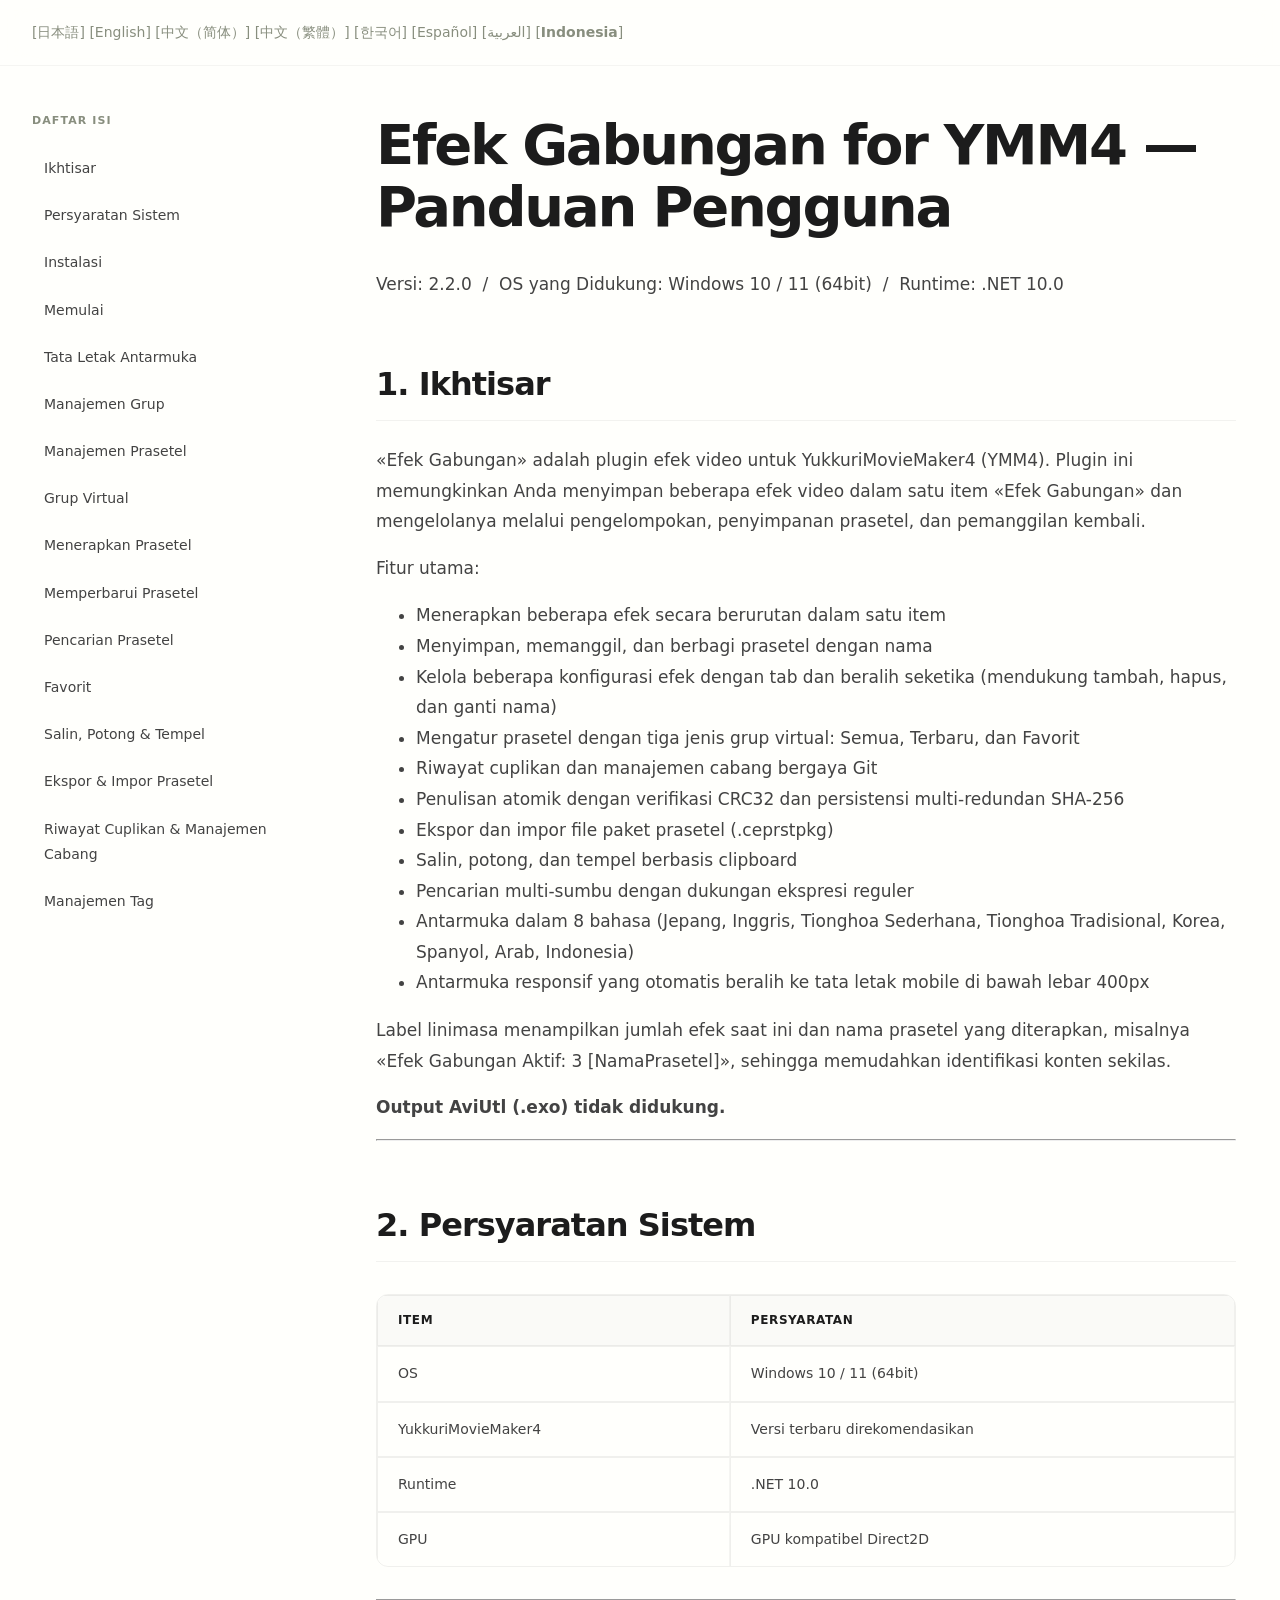
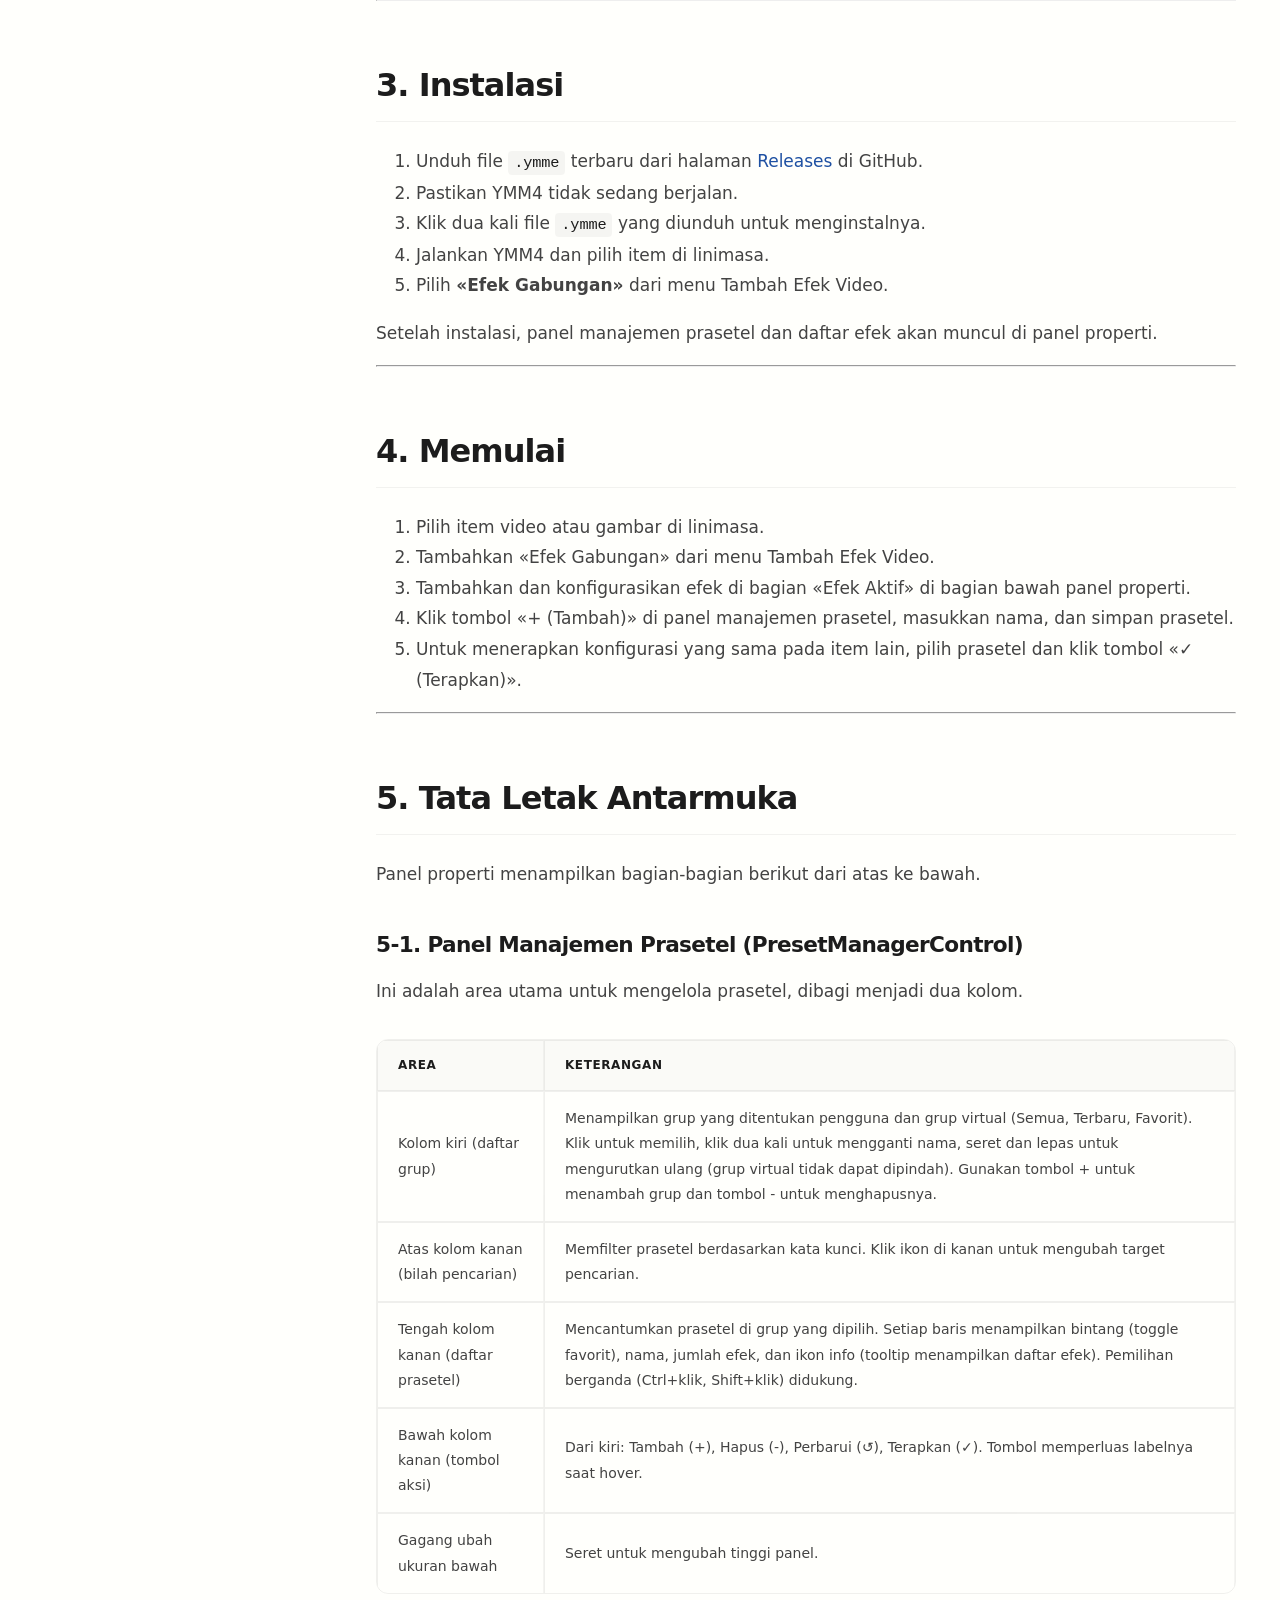
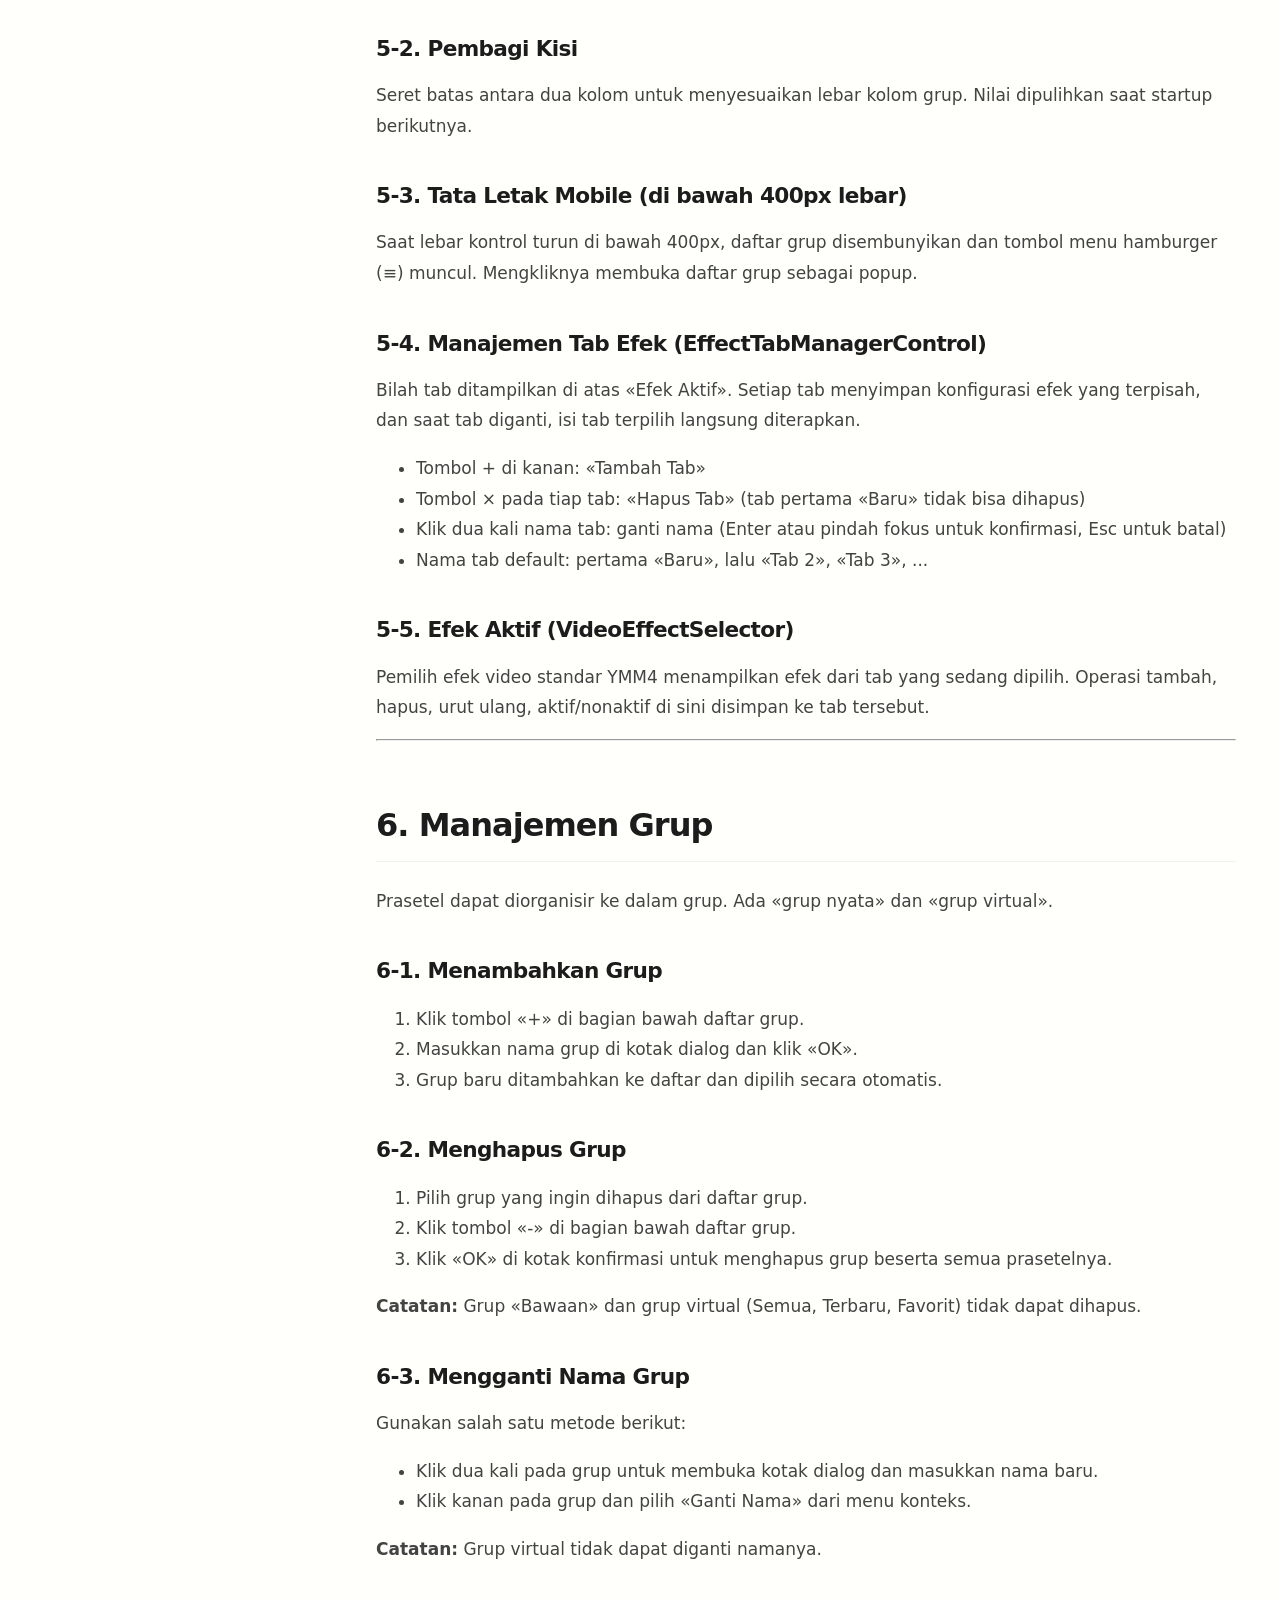
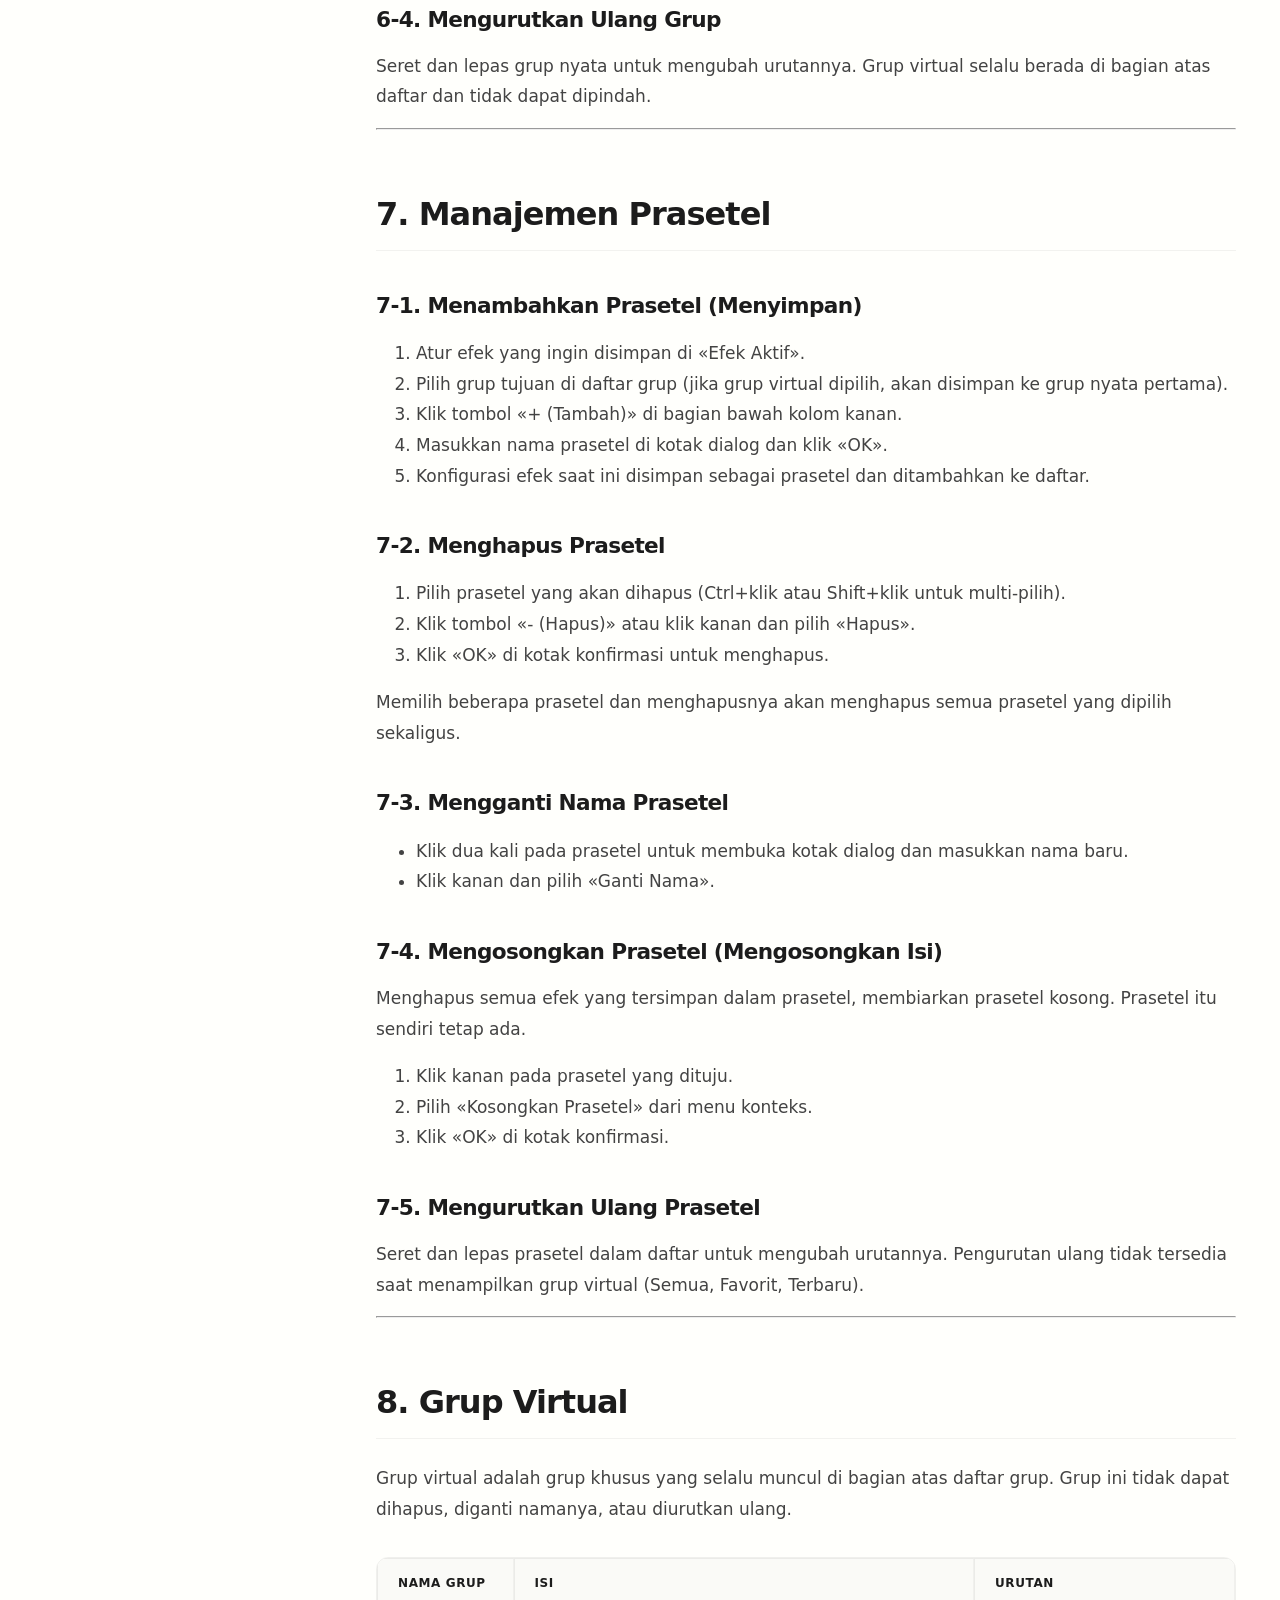
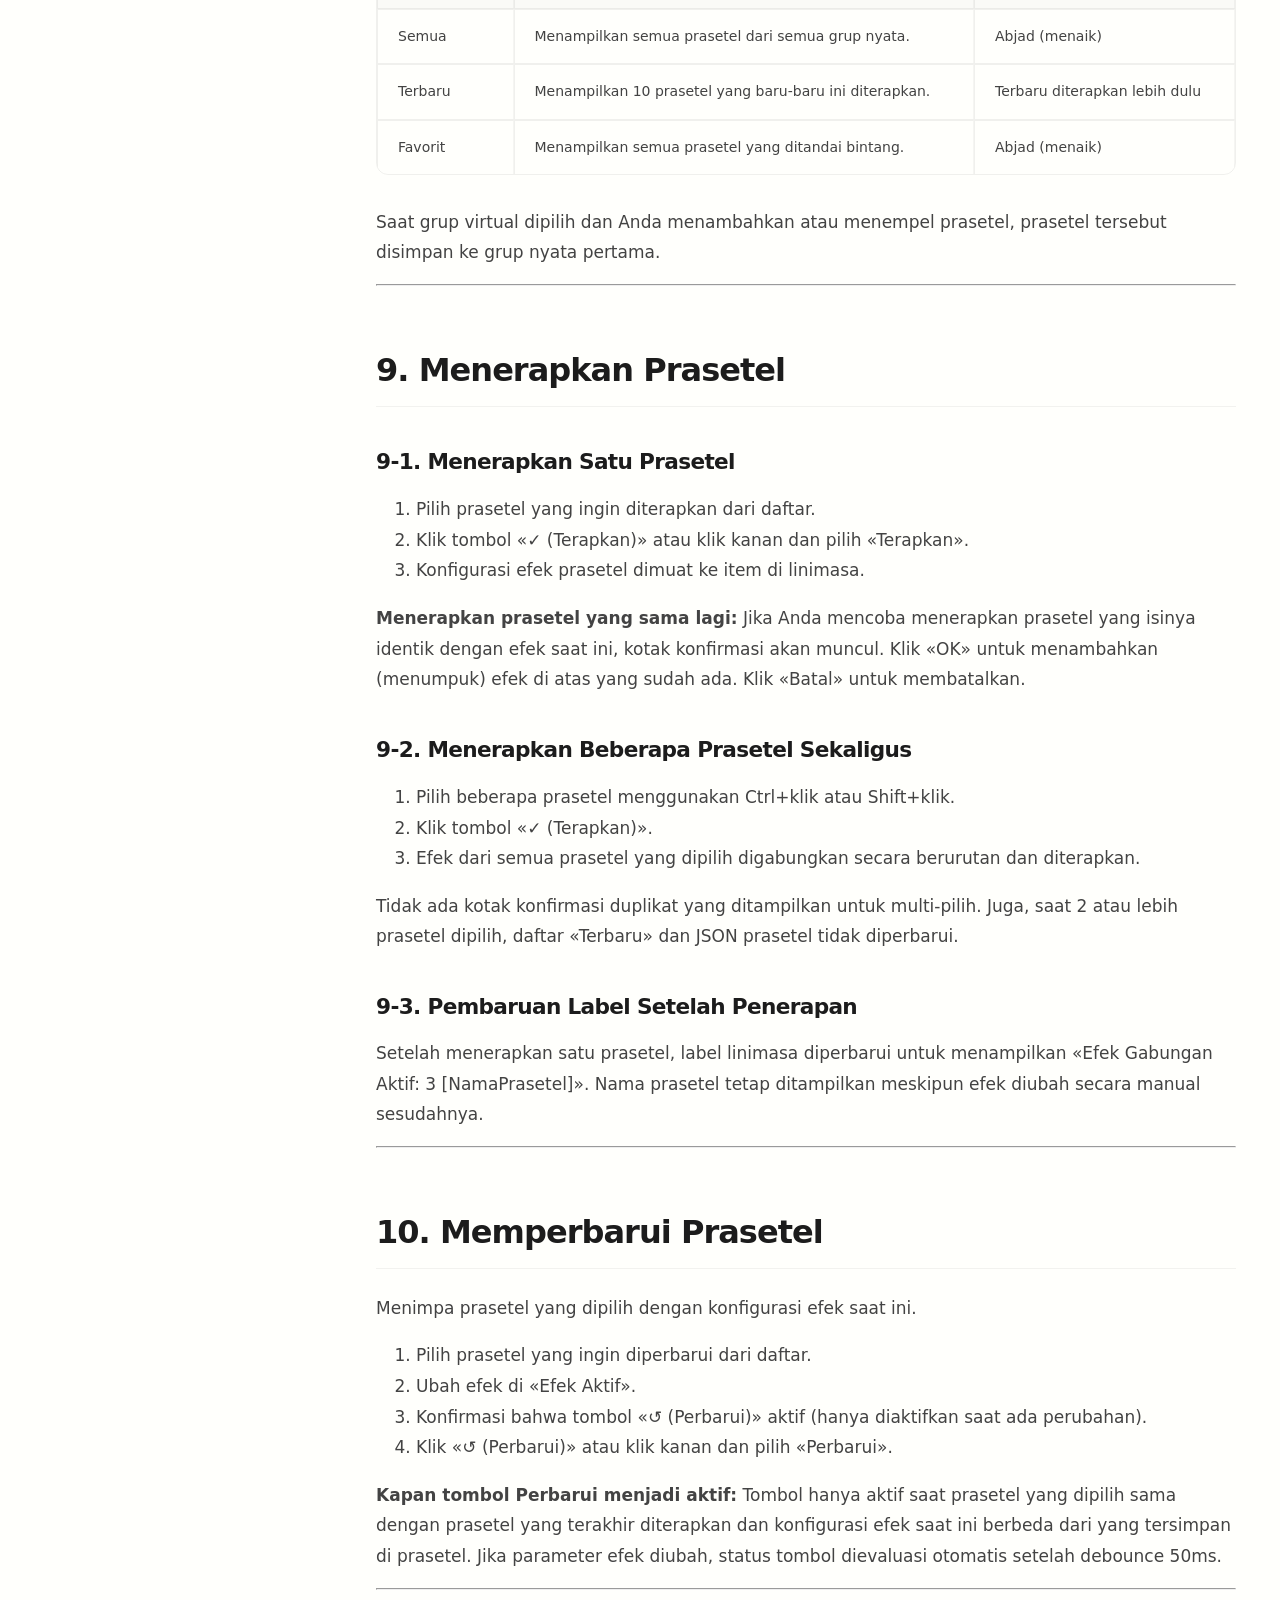
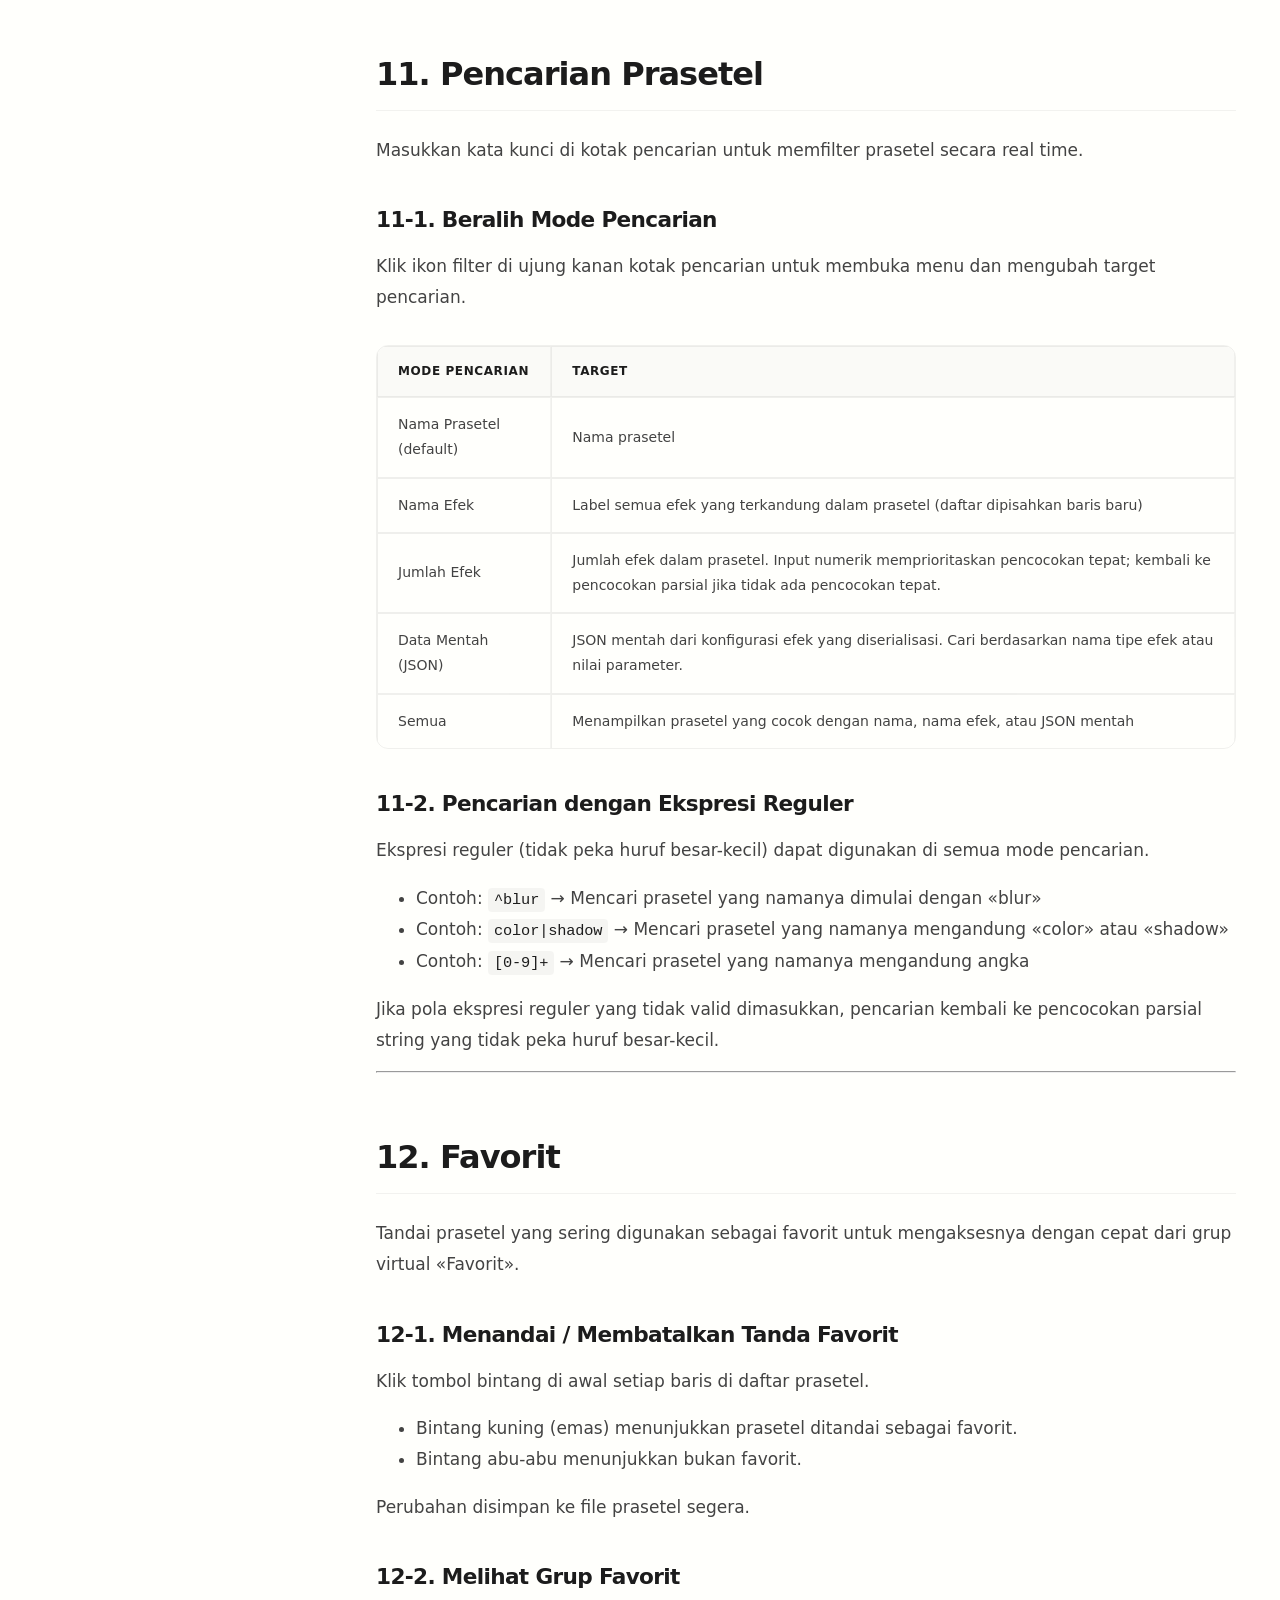
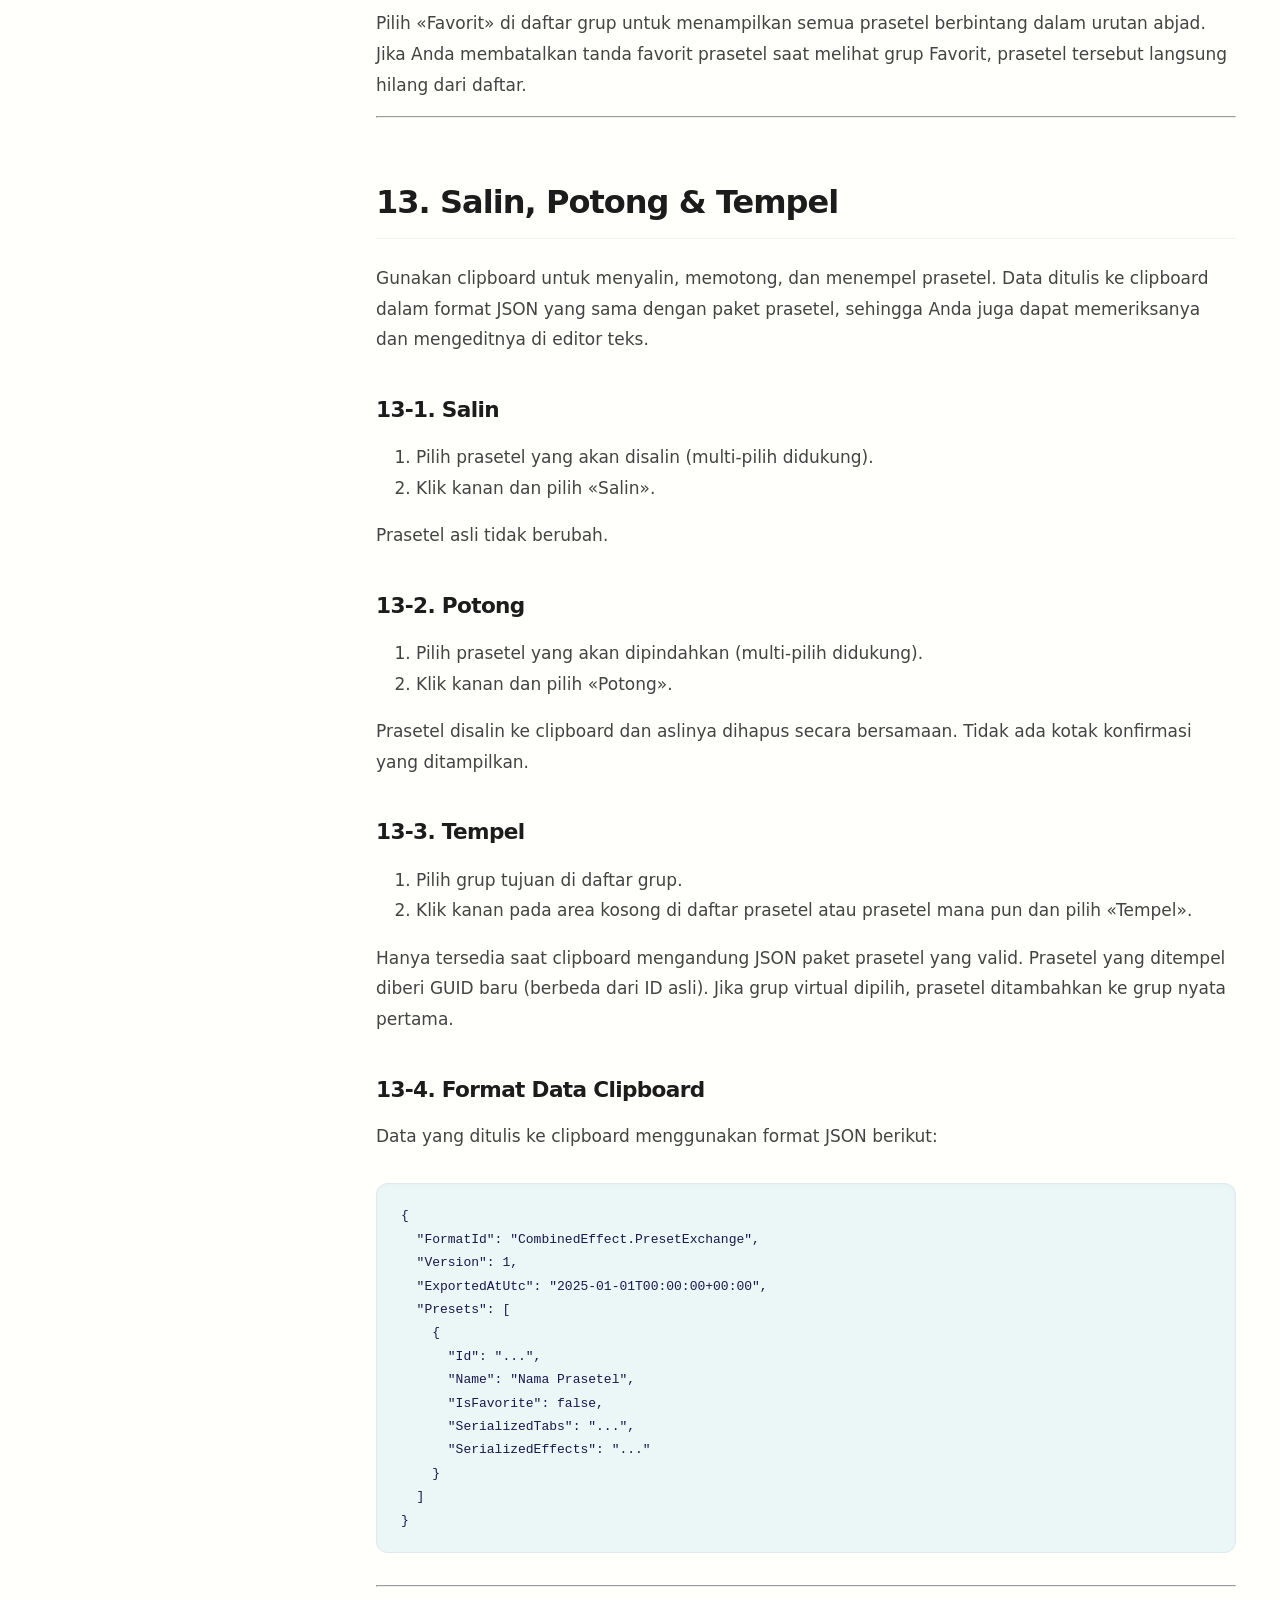
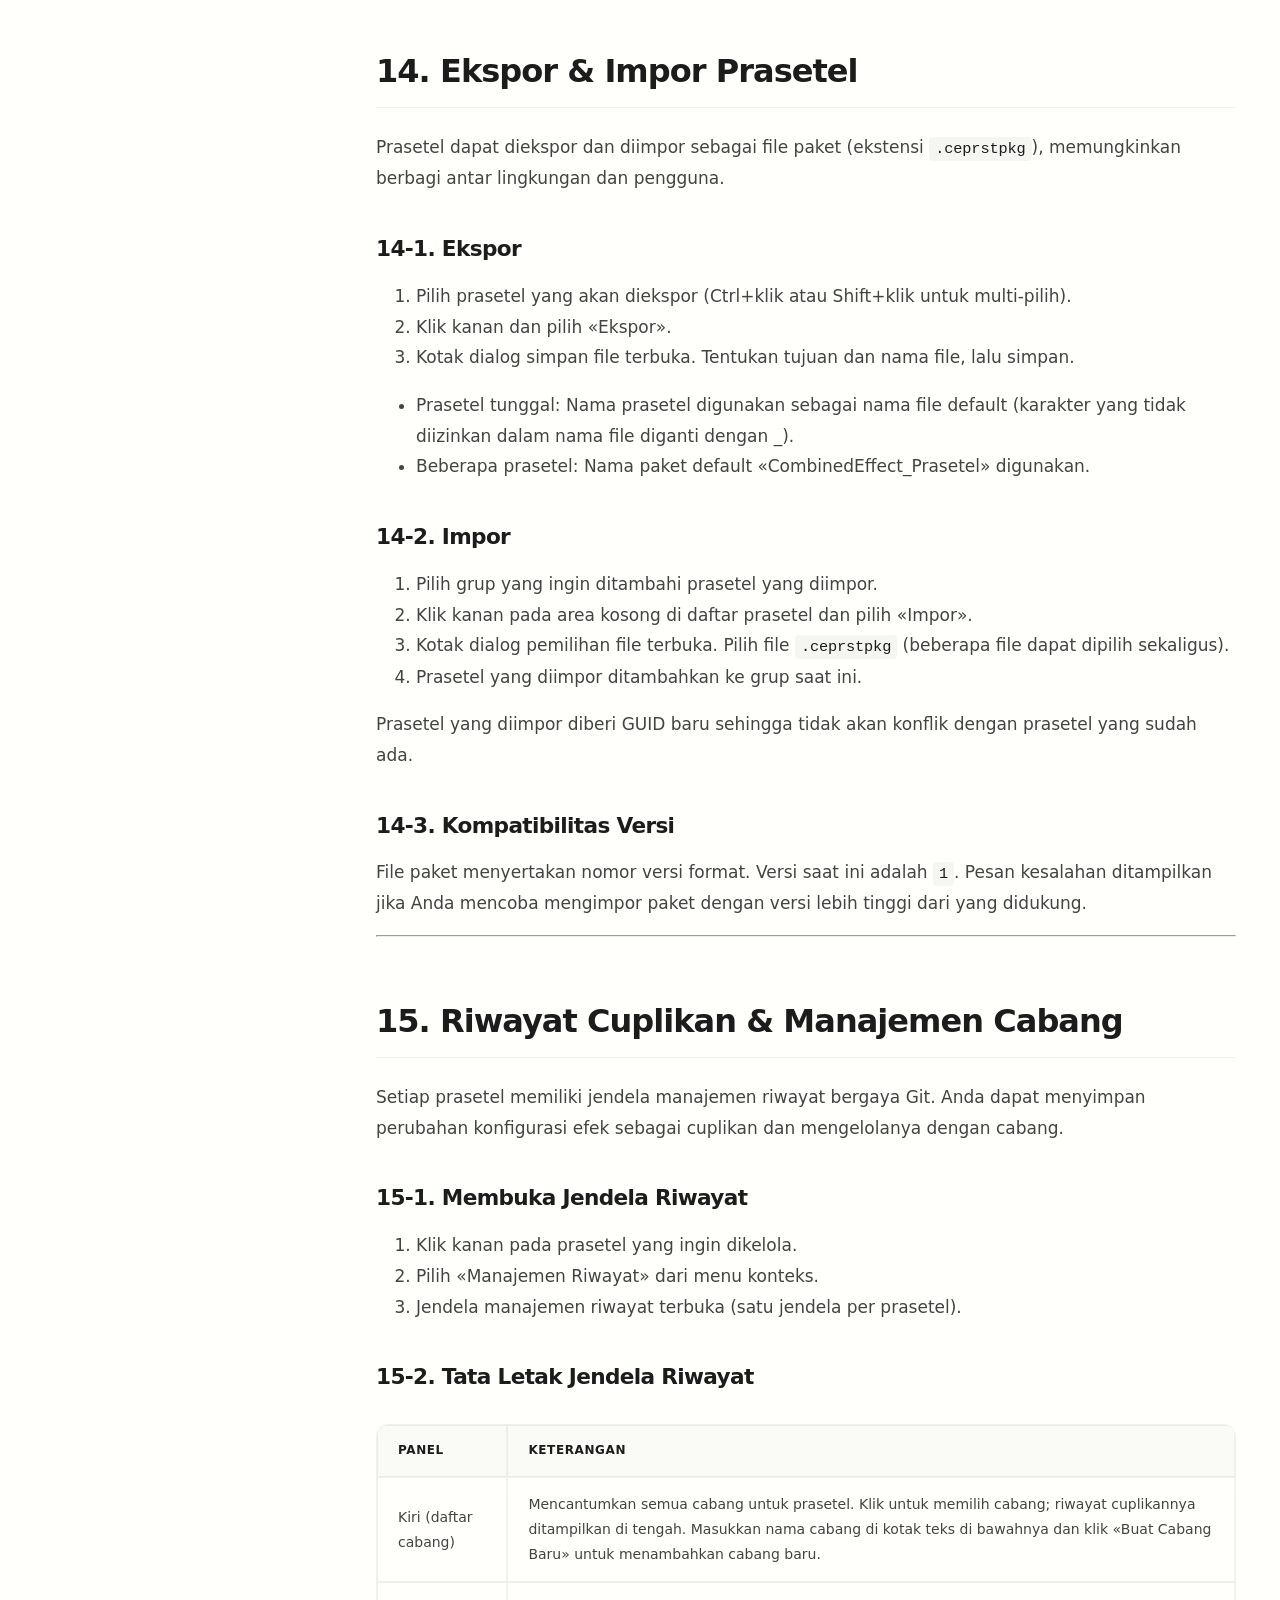
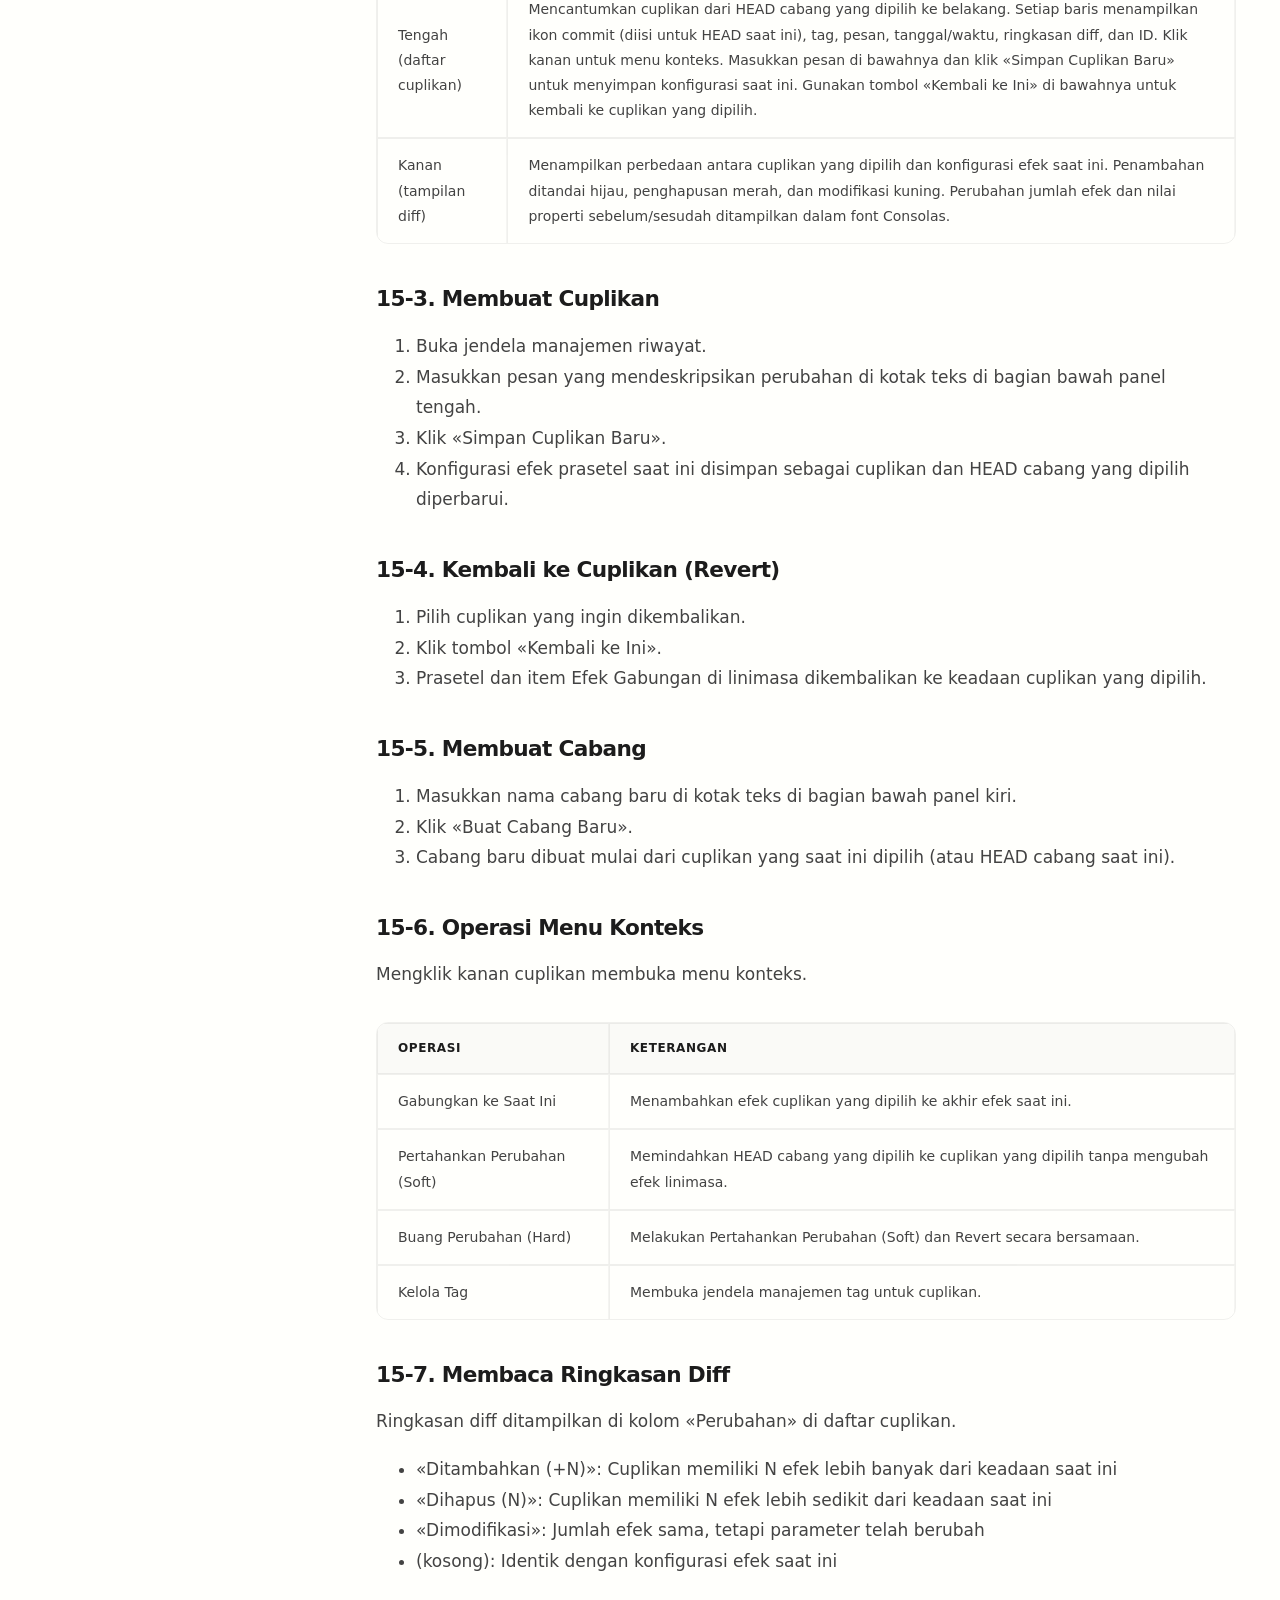
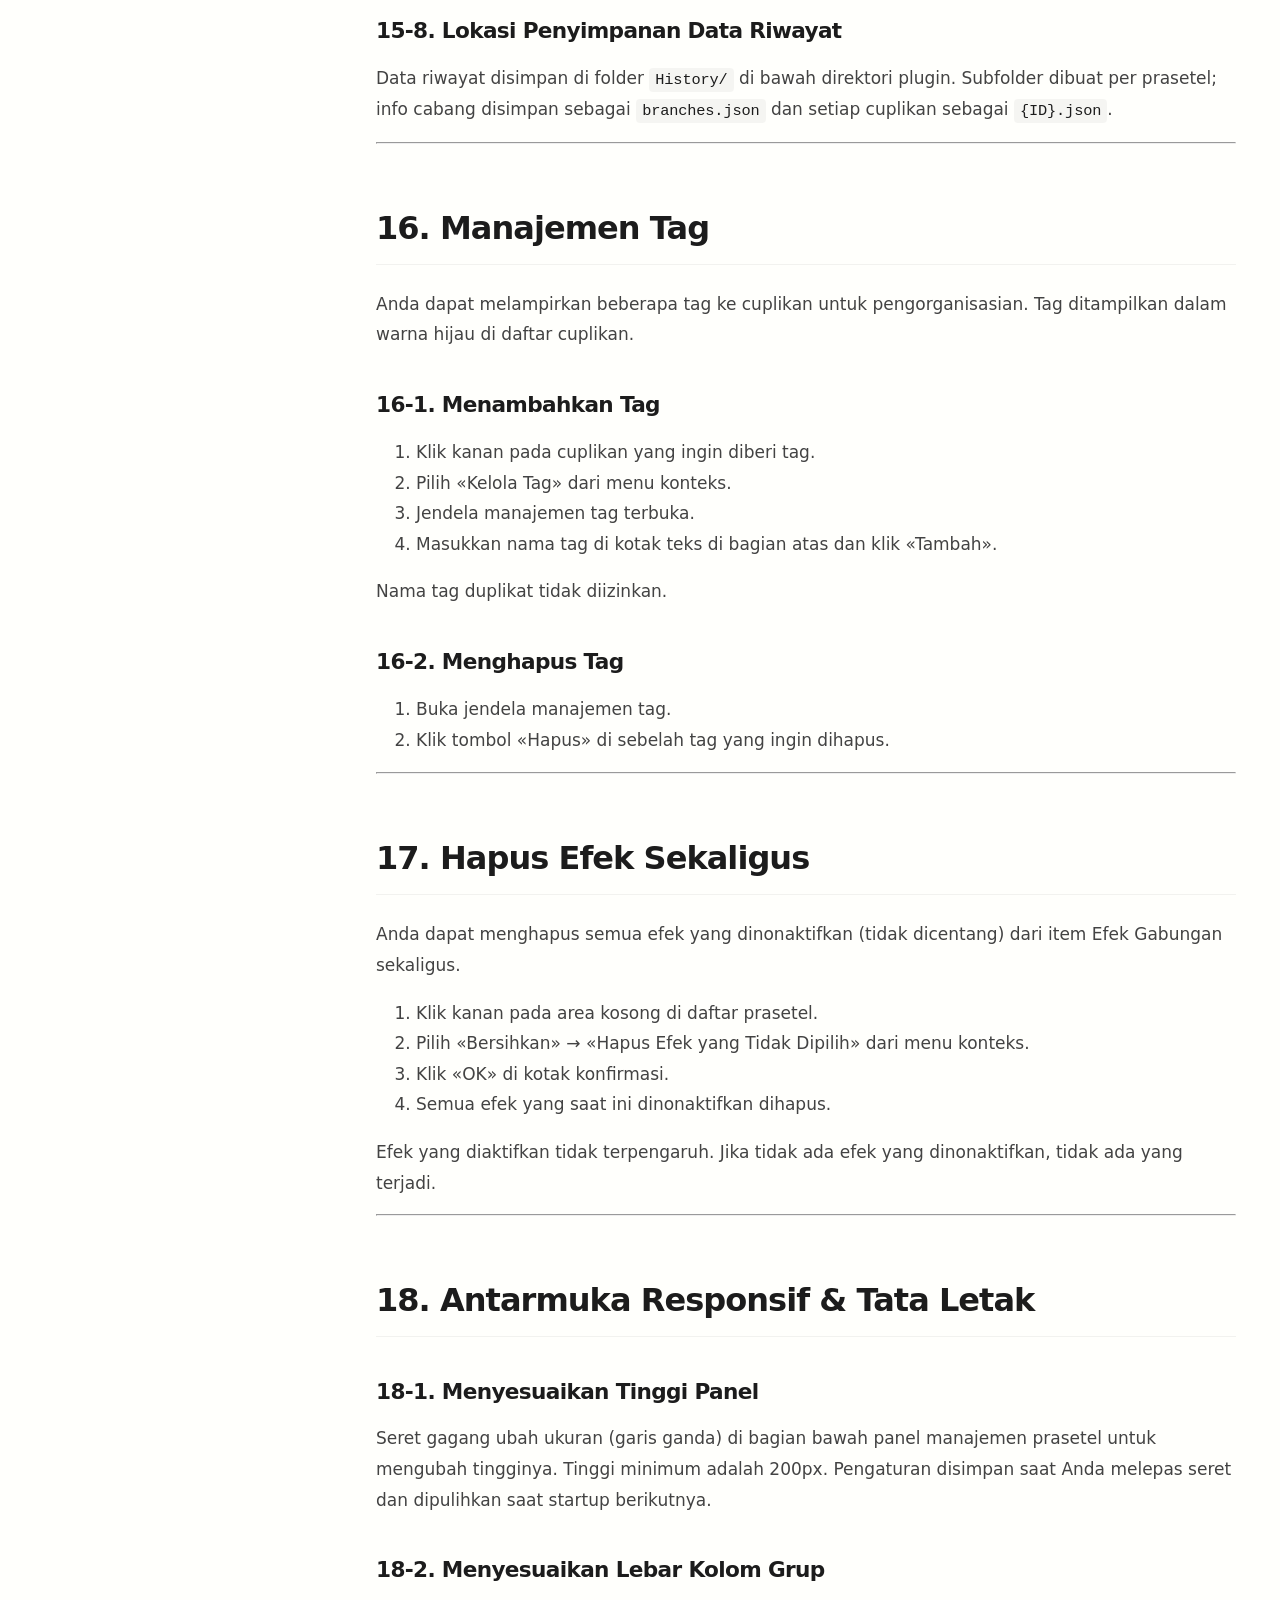
<file: docs/index_id.htm>
<!DOCTYPE html>
<html lang="id">
<head>
<meta charset="UTF-8">
<meta name="viewport" content="width=device-width, initial-scale=1.0">
<link rel="stylesheet" href="style.css">
<title>Efek Gabungan — Panduan Pengguna</title>
</head>
<body>

<header class="site-header">
  <div class="lang-nav container">
    <p>
[<a href="index.htm">日本語</a>]
[<a href="index_en.htm">English</a>]
[<a href="index_zh-cn.htm">中文（简体）</a>]
[<a href="index_zh-tw.htm">中文（繁體）</a>]
[<a href="index_ko.htm">한국어</a>]
[<a href="index_es.htm">Español</a>]
[<a href="index_ar.htm">العربية</a>]
[<strong>Indonesia</strong>]
</p>
  </div>
</header>

<div class="layout-wrapper container">
  <nav class="sidebar">
    <h2>Daftar Isi</h2>
<ol>
  <li><a href="#overview">Ikhtisar</a></li>
  <li><a href="#requirements">Persyaratan Sistem</a></li>
  <li><a href="#install">Instalasi</a></li>
  <li><a href="#quickstart">Memulai</a></li>
  <li><a href="#ui">Tata Letak Antarmuka</a></li>
  <li><a href="#groups">Manajemen Grup</a></li>
  <li><a href="#presets">Manajemen Prasetel</a></li>
  <li><a href="#virtual-groups">Grup Virtual</a></li>
  <li><a href="#apply">Menerapkan Prasetel</a></li>
  <li><a href="#update">Memperbarui Prasetel</a></li>
  <li><a href="#search">Pencarian Prasetel</a></li>
  <li><a href="#favorite">Favorit</a></li>
  <li><a href="#clipboard">Salin, Potong &amp; Tempel</a></li>
  <li><a href="#exchange">Ekspor &amp; Impor Prasetel</a></li>
  <li><a href="#history">Riwayat Cuplikan &amp; Manajemen Cabang</a></li>
  <li><a href="#tags">Manajemen Tag</a></li>
  <li><a href="#clear">Hapus Efek Sekaligus</a></li>
  <li><a href="#responsive">Antarmuka Responsif &amp; Tata Letak</a></li>
  <li><a href="#persistence">Penyimpanan Data &amp; Persistensi Aman</a></li>
  <li><a href="#migration">Migrasi dari Versi Lama</a></li>
  <li><a href="#files">Struktur File &amp; Folder</a></li>
  <li><a href="#multilang">Dukungan Multibahasa</a></li>
  <li><a href="#params">Referensi Parameter</a></li>
  <li><a href="#operations">Referensi Cepat</a></li>
  <li><a href="#caution">Catatan &amp; Peringatan</a></li>
  <li><a href="#license">Penafian &amp; Lisensi</a></li>
</ol>
  </nav>

  <main class="main-content">
    <div class="page-title">
      <h1>Efek Gabungan for YMM4 — Panduan Pengguna</h1>
      <p>Versi: 2.2.0 &nbsp;/&nbsp; OS yang Didukung: Windows 10 / 11 (64bit) &nbsp;/&nbsp; Runtime: .NET 10.0</p>
    </div>
    
    <div class="content-body">
      <h2 id="overview">1. Ikhtisar</h2>
<p>
«Efek Gabungan» adalah plugin efek video untuk YukkuriMovieMaker4 (YMM4).
Plugin ini memungkinkan Anda menyimpan beberapa efek video dalam satu item «Efek Gabungan» dan mengelolanya melalui pengelompokan, penyimpanan prasetel, dan pemanggilan kembali.
</p>
<p>Fitur utama:</p>
<ul>
  <li>Menerapkan beberapa efek secara berurutan dalam satu item</li>
  <li>Menyimpan, memanggil, dan berbagi prasetel dengan nama</li>
  <li>Kelola beberapa konfigurasi efek dengan tab dan beralih seketika (mendukung tambah, hapus, dan ganti nama)</li>
  <li>Mengatur prasetel dengan tiga jenis grup virtual: Semua, Terbaru, dan Favorit</li>
  <li>Riwayat cuplikan dan manajemen cabang bergaya Git</li>
  <li>Penulisan atomik dengan verifikasi CRC32 dan persistensi multi-redundan SHA-256</li>
  <li>Ekspor dan impor file paket prasetel (.ceprstpkg)</li>
  <li>Salin, potong, dan tempel berbasis clipboard</li>
  <li>Pencarian multi-sumbu dengan dukungan ekspresi reguler</li>
  <li>Antarmuka dalam 8 bahasa (Jepang, Inggris, Tionghoa Sederhana, Tionghoa Tradisional, Korea, Spanyol, Arab, Indonesia)</li>
  <li>Antarmuka responsif yang otomatis beralih ke tata letak mobile di bawah lebar 400px</li>
</ul>
<p>
Label linimasa menampilkan jumlah efek saat ini dan nama prasetel yang diterapkan, misalnya «Efek Gabungan Aktif: 3 [NamaPrasetel]», sehingga memudahkan identifikasi konten sekilas.
</p>
<p>
<strong>Output AviUtl (.exo) tidak didukung.</strong>
</p>
<hr>

<h2 id="requirements">2. Persyaratan Sistem</h2>
<table border="1" cellpadding="6" cellspacing="0">
  <tr><th>Item</th><th>Persyaratan</th></tr>
  <tr><td>OS</td><td>Windows 10 / 11 (64bit)</td></tr>
  <tr><td>YukkuriMovieMaker4</td><td>Versi terbaru direkomendasikan</td></tr>
  <tr><td>Runtime</td><td>.NET 10.0</td></tr>
  <tr><td>GPU</td><td>GPU kompatibel Direct2D</td></tr>
</table>
<hr>

<h2 id="install">3. Instalasi</h2>
<ol>
  <li>Unduh file <code>.ymme</code> terbaru dari halaman <a href="https://github.com/routersys/YMM4-CombinedEffect/releases">Releases</a> di GitHub.</li>
  <li>Pastikan YMM4 tidak sedang berjalan.</li>
  <li>Klik dua kali file <code>.ymme</code> yang diunduh untuk menginstalnya.</li>
  <li>Jalankan YMM4 dan pilih item di linimasa.</li>
  <li>Pilih <strong>«Efek Gabungan»</strong> dari menu Tambah Efek Video.</li>
</ol>
<p>Setelah instalasi, panel manajemen prasetel dan daftar efek akan muncul di panel properti.</p>
<hr>

<h2 id="quickstart">4. Memulai</h2>
<ol>
  <li>Pilih item video atau gambar di linimasa.</li>
  <li>Tambahkan «Efek Gabungan» dari menu Tambah Efek Video.</li>
  <li>Tambahkan dan konfigurasikan efek di bagian «Efek Aktif» di bagian bawah panel properti.</li>
  <li>Klik tombol «+ (Tambah)» di panel manajemen prasetel, masukkan nama, dan simpan prasetel.</li>
  <li>Untuk menerapkan konfigurasi yang sama pada item lain, pilih prasetel dan klik tombol «✓ (Terapkan)».</li>
</ol>
<hr>

<h2 id="ui">5. Tata Letak Antarmuka</h2>
<p>Panel properti menampilkan bagian-bagian berikut dari atas ke bawah.</p>

<h3>5-1. Panel Manajemen Prasetel (PresetManagerControl)</h3>
<p>Ini adalah area utama untuk mengelola prasetel, dibagi menjadi dua kolom.</p>
<table border="1" cellpadding="6" cellspacing="0">
  <tr><th>Area</th><th>Keterangan</th></tr>
  <tr><td>Kolom kiri (daftar grup)</td><td>Menampilkan grup yang ditentukan pengguna dan grup virtual (Semua, Terbaru, Favorit). Klik untuk memilih, klik dua kali untuk mengganti nama, seret dan lepas untuk mengurutkan ulang (grup virtual tidak dapat dipindah). Gunakan tombol + untuk menambah grup dan tombol - untuk menghapusnya.</td></tr>
  <tr><td>Atas kolom kanan (bilah pencarian)</td><td>Memfilter prasetel berdasarkan kata kunci. Klik ikon di kanan untuk mengubah target pencarian.</td></tr>
  <tr><td>Tengah kolom kanan (daftar prasetel)</td><td>Mencantumkan prasetel di grup yang dipilih. Setiap baris menampilkan bintang (toggle favorit), nama, jumlah efek, dan ikon info (tooltip menampilkan daftar efek). Pemilihan berganda (Ctrl+klik, Shift+klik) didukung.</td></tr>
  <tr><td>Bawah kolom kanan (tombol aksi)</td><td>Dari kiri: Tambah (+), Hapus (-), Perbarui (↺), Terapkan (✓). Tombol memperluas labelnya saat hover.</td></tr>
  <tr><td>Gagang ubah ukuran bawah</td><td>Seret untuk mengubah tinggi panel.</td></tr>
</table>

<h3>5-2. Pembagi Kisi</h3>
<p>Seret batas antara dua kolom untuk menyesuaikan lebar kolom grup. Nilai dipulihkan saat startup berikutnya.</p>

<h3>5-3. Tata Letak Mobile (di bawah 400px lebar)</h3>
<p>Saat lebar kontrol turun di bawah 400px, daftar grup disembunyikan dan tombol menu hamburger (≡) muncul. Mengkliknya membuka daftar grup sebagai popup.</p>

<h3>5-4. Manajemen Tab Efek (EffectTabManagerControl)</h3>
<p>Bilah tab ditampilkan di atas «Efek Aktif». Setiap tab menyimpan konfigurasi efek yang terpisah, dan saat tab diganti, isi tab terpilih langsung diterapkan.</p>
<ul>
  <li>Tombol + di kanan: «Tambah Tab»</li>
  <li>Tombol × pada tiap tab: «Hapus Tab» (tab pertama «Baru» tidak bisa dihapus)</li>
  <li>Klik dua kali nama tab: ganti nama (Enter atau pindah fokus untuk konfirmasi, Esc untuk batal)</li>
  <li>Nama tab default: pertama «Baru», lalu «Tab 2», «Tab 3», ...</li>
</ul>

<h3>5-5. Efek Aktif (VideoEffectSelector)</h3>
<p>Pemilih efek video standar YMM4 menampilkan efek dari tab yang sedang dipilih. Operasi tambah, hapus, urut ulang, aktif/nonaktif di sini disimpan ke tab tersebut.</p>
<hr>

<h2 id="groups">6. Manajemen Grup</h2>
<p>Prasetel dapat diorganisir ke dalam grup. Ada «grup nyata» dan «grup virtual».</p>

<h3>6-1. Menambahkan Grup</h3>
<ol>
  <li>Klik tombol «+» di bagian bawah daftar grup.</li>
  <li>Masukkan nama grup di kotak dialog dan klik «OK».</li>
  <li>Grup baru ditambahkan ke daftar dan dipilih secara otomatis.</li>
</ol>

<h3>6-2. Menghapus Grup</h3>
<ol>
  <li>Pilih grup yang ingin dihapus dari daftar grup.</li>
  <li>Klik tombol «-» di bagian bawah daftar grup.</li>
  <li>Klik «OK» di kotak konfirmasi untuk menghapus grup beserta semua prasetelnya.</li>
</ol>
<p><strong>Catatan:</strong> Grup «Bawaan» dan grup virtual (Semua, Terbaru, Favorit) tidak dapat dihapus.</p>

<h3>6-3. Mengganti Nama Grup</h3>
<p>Gunakan salah satu metode berikut:</p>
<ul>
  <li>Klik dua kali pada grup untuk membuka kotak dialog dan masukkan nama baru.</li>
  <li>Klik kanan pada grup dan pilih «Ganti Nama» dari menu konteks.</li>
</ul>
<p><strong>Catatan:</strong> Grup virtual tidak dapat diganti namanya.</p>

<h3>6-4. Mengurutkan Ulang Grup</h3>
<p>Seret dan lepas grup nyata untuk mengubah urutannya. Grup virtual selalu berada di bagian atas daftar dan tidak dapat dipindah.</p>
<hr>

<h2 id="presets">7. Manajemen Prasetel</h2>

<h3>7-1. Menambahkan Prasetel (Menyimpan)</h3>
<ol>
  <li>Atur efek yang ingin disimpan di «Efek Aktif».</li>
  <li>Pilih grup tujuan di daftar grup (jika grup virtual dipilih, akan disimpan ke grup nyata pertama).</li>
  <li>Klik tombol «+ (Tambah)» di bagian bawah kolom kanan.</li>
  <li>Masukkan nama prasetel di kotak dialog dan klik «OK».</li>
  <li>Konfigurasi efek saat ini disimpan sebagai prasetel dan ditambahkan ke daftar.</li>
</ol>

<h3>7-2. Menghapus Prasetel</h3>
<ol>
  <li>Pilih prasetel yang akan dihapus (Ctrl+klik atau Shift+klik untuk multi-pilih).</li>
  <li>Klik tombol «- (Hapus)» atau klik kanan dan pilih «Hapus».</li>
  <li>Klik «OK» di kotak konfirmasi untuk menghapus.</li>
</ol>
<p>Memilih beberapa prasetel dan menghapusnya akan menghapus semua prasetel yang dipilih sekaligus.</p>

<h3>7-3. Mengganti Nama Prasetel</h3>
<ul>
  <li>Klik dua kali pada prasetel untuk membuka kotak dialog dan masukkan nama baru.</li>
  <li>Klik kanan dan pilih «Ganti Nama».</li>
</ul>

<h3>7-4. Mengosongkan Prasetel (Mengosongkan Isi)</h3>
<p>Menghapus semua efek yang tersimpan dalam prasetel, membiarkan prasetel kosong. Prasetel itu sendiri tetap ada.</p>
<ol>
  <li>Klik kanan pada prasetel yang dituju.</li>
  <li>Pilih «Kosongkan Prasetel» dari menu konteks.</li>
  <li>Klik «OK» di kotak konfirmasi.</li>
</ol>

<h3>7-5. Mengurutkan Ulang Prasetel</h3>
<p>Seret dan lepas prasetel dalam daftar untuk mengubah urutannya. Pengurutan ulang tidak tersedia saat menampilkan grup virtual (Semua, Favorit, Terbaru).</p>
<hr>

<h2 id="virtual-groups">8. Grup Virtual</h2>
<p>Grup virtual adalah grup khusus yang selalu muncul di bagian atas daftar grup. Grup ini tidak dapat dihapus, diganti namanya, atau diurutkan ulang.</p>
<table border="1" cellpadding="6" cellspacing="0">
  <tr><th>Nama Grup</th><th>Isi</th><th>Urutan</th></tr>
  <tr><td>Semua</td><td>Menampilkan semua prasetel dari semua grup nyata.</td><td>Abjad (menaik)</td></tr>
  <tr><td>Terbaru</td><td>Menampilkan 10 prasetel yang baru-baru ini diterapkan.</td><td>Terbaru diterapkan lebih dulu</td></tr>
  <tr><td>Favorit</td><td>Menampilkan semua prasetel yang ditandai bintang.</td><td>Abjad (menaik)</td></tr>
</table>
<p>Saat grup virtual dipilih dan Anda menambahkan atau menempel prasetel, prasetel tersebut disimpan ke grup nyata pertama.</p>
<hr>

<h2 id="apply">9. Menerapkan Prasetel</h2>

<h3>9-1. Menerapkan Satu Prasetel</h3>
<ol>
  <li>Pilih prasetel yang ingin diterapkan dari daftar.</li>
  <li>Klik tombol «✓ (Terapkan)» atau klik kanan dan pilih «Terapkan».</li>
  <li>Konfigurasi efek prasetel dimuat ke item di linimasa.</li>
</ol>
<p><strong>Menerapkan prasetel yang sama lagi:</strong> Jika Anda mencoba menerapkan prasetel yang isinya identik dengan efek saat ini, kotak konfirmasi akan muncul. Klik «OK» untuk menambahkan (menumpuk) efek di atas yang sudah ada. Klik «Batal» untuk membatalkan.</p>

<h3>9-2. Menerapkan Beberapa Prasetel Sekaligus</h3>
<ol>
  <li>Pilih beberapa prasetel menggunakan Ctrl+klik atau Shift+klik.</li>
  <li>Klik tombol «✓ (Terapkan)».</li>
  <li>Efek dari semua prasetel yang dipilih digabungkan secara berurutan dan diterapkan.</li>
</ol>
<p>Tidak ada kotak konfirmasi duplikat yang ditampilkan untuk multi-pilih. Juga, saat 2 atau lebih prasetel dipilih, daftar «Terbaru» dan JSON prasetel tidak diperbarui.</p>

<h3>9-3. Pembaruan Label Setelah Penerapan</h3>
<p>Setelah menerapkan satu prasetel, label linimasa diperbarui untuk menampilkan «Efek Gabungan Aktif: 3 [NamaPrasetel]». Nama prasetel tetap ditampilkan meskipun efek diubah secara manual sesudahnya.</p>
<hr>

<h2 id="update">10. Memperbarui Prasetel</h2>
<p>Menimpa prasetel yang dipilih dengan konfigurasi efek saat ini.</p>
<ol>
  <li>Pilih prasetel yang ingin diperbarui dari daftar.</li>
  <li>Ubah efek di «Efek Aktif».</li>
  <li>Konfirmasi bahwa tombol «↺ (Perbarui)» aktif (hanya diaktifkan saat ada perubahan).</li>
  <li>Klik «↺ (Perbarui)» atau klik kanan dan pilih «Perbarui».</li>
</ol>
<p>
<strong>Kapan tombol Perbarui menjadi aktif:</strong> Tombol hanya aktif saat prasetel yang dipilih sama dengan prasetel yang terakhir diterapkan dan konfigurasi efek saat ini berbeda dari yang tersimpan di prasetel. Jika parameter efek diubah, status tombol dievaluasi otomatis setelah debounce 50ms.
</p>
<hr>

<h2 id="search">11. Pencarian Prasetel</h2>
<p>Masukkan kata kunci di kotak pencarian untuk memfilter prasetel secara real time.</p>

<h3>11-1. Beralih Mode Pencarian</h3>
<p>Klik ikon filter di ujung kanan kotak pencarian untuk membuka menu dan mengubah target pencarian.</p>
<table border="1" cellpadding="6" cellspacing="0">
  <tr><th>Mode Pencarian</th><th>Target</th></tr>
  <tr><td>Nama Prasetel (default)</td><td>Nama prasetel</td></tr>
  <tr><td>Nama Efek</td><td>Label semua efek yang terkandung dalam prasetel (daftar dipisahkan baris baru)</td></tr>
  <tr><td>Jumlah Efek</td><td>Jumlah efek dalam prasetel. Input numerik memprioritaskan pencocokan tepat; kembali ke pencocokan parsial jika tidak ada pencocokan tepat.</td></tr>
  <tr><td>Data Mentah (JSON)</td><td>JSON mentah dari konfigurasi efek yang diserialisasi. Cari berdasarkan nama tipe efek atau nilai parameter.</td></tr>
  <tr><td>Semua</td><td>Menampilkan prasetel yang cocok dengan nama, nama efek, atau JSON mentah</td></tr>
</table>

<h3>11-2. Pencarian dengan Ekspresi Reguler</h3>
<p>Ekspresi reguler (tidak peka huruf besar-kecil) dapat digunakan di semua mode pencarian.</p>
<ul>
  <li>Contoh: <code>^blur</code> &rarr; Mencari prasetel yang namanya dimulai dengan «blur»</li>
  <li>Contoh: <code>color|shadow</code> &rarr; Mencari prasetel yang namanya mengandung «color» atau «shadow»</li>
  <li>Contoh: <code>[0-9]+</code> &rarr; Mencari prasetel yang namanya mengandung angka</li>
</ul>
<p>Jika pola ekspresi reguler yang tidak valid dimasukkan, pencarian kembali ke pencocokan parsial string yang tidak peka huruf besar-kecil.</p>
<hr>

<h2 id="favorite">12. Favorit</h2>
<p>Tandai prasetel yang sering digunakan sebagai favorit untuk mengaksesnya dengan cepat dari grup virtual «Favorit».</p>

<h3>12-1. Menandai / Membatalkan Tanda Favorit</h3>
<p>Klik tombol bintang di awal setiap baris di daftar prasetel.</p>
<ul>
  <li>Bintang kuning (emas) menunjukkan prasetel ditandai sebagai favorit.</li>
  <li>Bintang abu-abu menunjukkan bukan favorit.</li>
</ul>
<p>Perubahan disimpan ke file prasetel segera.</p>

<h3>12-2. Melihat Grup Favorit</h3>
<p>Pilih «Favorit» di daftar grup untuk menampilkan semua prasetel berbintang dalam urutan abjad. Jika Anda membatalkan tanda favorit prasetel saat melihat grup Favorit, prasetel tersebut langsung hilang dari daftar.</p>
<hr>

<h2 id="clipboard">13. Salin, Potong &amp; Tempel</h2>
<p>Gunakan clipboard untuk menyalin, memotong, dan menempel prasetel. Data ditulis ke clipboard dalam format JSON yang sama dengan paket prasetel, sehingga Anda juga dapat memeriksanya dan mengeditnya di editor teks.</p>

<h3>13-1. Salin</h3>
<ol>
  <li>Pilih prasetel yang akan disalin (multi-pilih didukung).</li>
  <li>Klik kanan dan pilih «Salin».</li>
</ol>
<p>Prasetel asli tidak berubah.</p>

<h3>13-2. Potong</h3>
<ol>
  <li>Pilih prasetel yang akan dipindahkan (multi-pilih didukung).</li>
  <li>Klik kanan dan pilih «Potong».</li>
</ol>
<p>Prasetel disalin ke clipboard dan aslinya dihapus secara bersamaan. Tidak ada kotak konfirmasi yang ditampilkan.</p>

<h3>13-3. Tempel</h3>
<ol>
  <li>Pilih grup tujuan di daftar grup.</li>
  <li>Klik kanan pada area kosong di daftar prasetel atau prasetel mana pun dan pilih «Tempel».</li>
</ol>
<p>
Hanya tersedia saat clipboard mengandung JSON paket prasetel yang valid.
Prasetel yang ditempel diberi GUID baru (berbeda dari ID asli).
Jika grup virtual dipilih, prasetel ditambahkan ke grup nyata pertama.
</p>

<h3>13-4. Format Data Clipboard</h3>
<p>Data yang ditulis ke clipboard menggunakan format JSON berikut:</p>
<pre>
{
  "FormatId": "CombinedEffect.PresetExchange",
  "Version": 1,
  "ExportedAtUtc": "2025-01-01T00:00:00+00:00",
  "Presets": [
    {
      "Id": "...",
      "Name": "Nama Prasetel",
      "IsFavorite": false,
      "SerializedTabs": "...",
      "SerializedEffects": "..."
    }
  ]
}
</pre>
<hr>

<h2 id="exchange">14. Ekspor &amp; Impor Prasetel</h2>
<p>Prasetel dapat diekspor dan diimpor sebagai file paket (ekstensi <code>.ceprstpkg</code>), memungkinkan berbagi antar lingkungan dan pengguna.</p>

<h3>14-1. Ekspor</h3>
<ol>
  <li>Pilih prasetel yang akan diekspor (Ctrl+klik atau Shift+klik untuk multi-pilih).</li>
  <li>Klik kanan dan pilih «Ekspor».</li>
  <li>Kotak dialog simpan file terbuka. Tentukan tujuan dan nama file, lalu simpan.</li>
</ol>
<ul>
  <li>Prasetel tunggal: Nama prasetel digunakan sebagai nama file default (karakter yang tidak diizinkan dalam nama file diganti dengan _).</li>
  <li>Beberapa prasetel: Nama paket default «CombinedEffect_Prasetel» digunakan.</li>
</ul>

<h3>14-2. Impor</h3>
<ol>
  <li>Pilih grup yang ingin ditambahi prasetel yang diimpor.</li>
  <li>Klik kanan pada area kosong di daftar prasetel dan pilih «Impor».</li>
  <li>Kotak dialog pemilihan file terbuka. Pilih file <code>.ceprstpkg</code> (beberapa file dapat dipilih sekaligus).</li>
  <li>Prasetel yang diimpor ditambahkan ke grup saat ini.</li>
</ol>
<p>Prasetel yang diimpor diberi GUID baru sehingga tidak akan konflik dengan prasetel yang sudah ada.</p>

<h3>14-3. Kompatibilitas Versi</h3>
<p>File paket menyertakan nomor versi format. Versi saat ini adalah <code>1</code>. Pesan kesalahan ditampilkan jika Anda mencoba mengimpor paket dengan versi lebih tinggi dari yang didukung.</p>
<hr>

<h2 id="history">15. Riwayat Cuplikan &amp; Manajemen Cabang</h2>
<p>Setiap prasetel memiliki jendela manajemen riwayat bergaya Git. Anda dapat menyimpan perubahan konfigurasi efek sebagai cuplikan dan mengelolanya dengan cabang.</p>

<h3>15-1. Membuka Jendela Riwayat</h3>
<ol>
  <li>Klik kanan pada prasetel yang ingin dikelola.</li>
  <li>Pilih «Manajemen Riwayat» dari menu konteks.</li>
  <li>Jendela manajemen riwayat terbuka (satu jendela per prasetel).</li>
</ol>

<h3>15-2. Tata Letak Jendela Riwayat</h3>
<table border="1" cellpadding="6" cellspacing="0">
  <tr><th>Panel</th><th>Keterangan</th></tr>
  <tr><td>Kiri (daftar cabang)</td><td>Mencantumkan semua cabang untuk prasetel. Klik untuk memilih cabang; riwayat cuplikannya ditampilkan di tengah. Masukkan nama cabang di kotak teks di bawahnya dan klik «Buat Cabang Baru» untuk menambahkan cabang baru.</td></tr>
  <tr><td>Tengah (daftar cuplikan)</td><td>Mencantumkan cuplikan dari HEAD cabang yang dipilih ke belakang. Setiap baris menampilkan ikon commit (diisi untuk HEAD saat ini), tag, pesan, tanggal/waktu, ringkasan diff, dan ID. Klik kanan untuk menu konteks. Masukkan pesan di bawahnya dan klik «Simpan Cuplikan Baru» untuk menyimpan konfigurasi saat ini. Gunakan tombol «Kembali ke Ini» di bawahnya untuk kembali ke cuplikan yang dipilih.</td></tr>
  <tr><td>Kanan (tampilan diff)</td><td>Menampilkan perbedaan antara cuplikan yang dipilih dan konfigurasi efek saat ini. Penambahan ditandai hijau, penghapusan merah, dan modifikasi kuning. Perubahan jumlah efek dan nilai properti sebelum/sesudah ditampilkan dalam font Consolas.</td></tr>
</table>

<h3>15-3. Membuat Cuplikan</h3>
<ol>
  <li>Buka jendela manajemen riwayat.</li>
  <li>Masukkan pesan yang mendeskripsikan perubahan di kotak teks di bagian bawah panel tengah.</li>
  <li>Klik «Simpan Cuplikan Baru».</li>
  <li>Konfigurasi efek prasetel saat ini disimpan sebagai cuplikan dan HEAD cabang yang dipilih diperbarui.</li>
</ol>

<h3>15-4. Kembali ke Cuplikan (Revert)</h3>
<ol>
  <li>Pilih cuplikan yang ingin dikembalikan.</li>
  <li>Klik tombol «Kembali ke Ini».</li>
  <li>Prasetel dan item Efek Gabungan di linimasa dikembalikan ke keadaan cuplikan yang dipilih.</li>
</ol>

<h3>15-5. Membuat Cabang</h3>
<ol>
  <li>Masukkan nama cabang baru di kotak teks di bagian bawah panel kiri.</li>
  <li>Klik «Buat Cabang Baru».</li>
  <li>Cabang baru dibuat mulai dari cuplikan yang saat ini dipilih (atau HEAD cabang saat ini).</li>
</ol>

<h3>15-6. Operasi Menu Konteks</h3>
<p>Mengklik kanan cuplikan membuka menu konteks.</p>
<table border="1" cellpadding="6" cellspacing="0">
  <tr><th>Operasi</th><th>Keterangan</th></tr>
  <tr><td>Gabungkan ke Saat Ini</td><td>Menambahkan efek cuplikan yang dipilih ke akhir efek saat ini.</td></tr>
  <tr><td>Pertahankan Perubahan (Soft)</td><td>Memindahkan HEAD cabang yang dipilih ke cuplikan yang dipilih tanpa mengubah efek linimasa.</td></tr>
  <tr><td>Buang Perubahan (Hard)</td><td>Melakukan Pertahankan Perubahan (Soft) dan Revert secara bersamaan.</td></tr>
  <tr><td>Kelola Tag</td><td>Membuka jendela manajemen tag untuk cuplikan.</td></tr>
</table>

<h3>15-7. Membaca Ringkasan Diff</h3>
<p>Ringkasan diff ditampilkan di kolom «Perubahan» di daftar cuplikan.</p>
<ul>
  <li>«Ditambahkan (+N)»: Cuplikan memiliki N efek lebih banyak dari keadaan saat ini</li>
  <li>«Dihapus (N)»: Cuplikan memiliki N efek lebih sedikit dari keadaan saat ini</li>
  <li>«Dimodifikasi»: Jumlah efek sama, tetapi parameter telah berubah</li>
  <li>(kosong): Identik dengan konfigurasi efek saat ini</li>
</ul>

<h3>15-8. Lokasi Penyimpanan Data Riwayat</h3>
<p>Data riwayat disimpan di folder <code>History/</code> di bawah direktori plugin. Subfolder dibuat per prasetel; info cabang disimpan sebagai <code>branches.json</code> dan setiap cuplikan sebagai <code>{ID}.json</code>.</p>
<hr>

<h2 id="tags">16. Manajemen Tag</h2>
<p>Anda dapat melampirkan beberapa tag ke cuplikan untuk pengorganisasian. Tag ditampilkan dalam warna hijau di daftar cuplikan.</p>

<h3>16-1. Menambahkan Tag</h3>
<ol>
  <li>Klik kanan pada cuplikan yang ingin diberi tag.</li>
  <li>Pilih «Kelola Tag» dari menu konteks.</li>
  <li>Jendela manajemen tag terbuka.</li>
  <li>Masukkan nama tag di kotak teks di bagian atas dan klik «Tambah».</li>
</ol>
<p>Nama tag duplikat tidak diizinkan.</p>

<h3>16-2. Menghapus Tag</h3>
<ol>
  <li>Buka jendela manajemen tag.</li>
  <li>Klik tombol «Hapus» di sebelah tag yang ingin dihapus.</li>
</ol>
<hr>

<h2 id="clear">17. Hapus Efek Sekaligus</h2>
<p>Anda dapat menghapus semua efek yang dinonaktifkan (tidak dicentang) dari item Efek Gabungan sekaligus.</p>
<ol>
  <li>Klik kanan pada area kosong di daftar prasetel.</li>
  <li>Pilih «Bersihkan» &rarr; «Hapus Efek yang Tidak Dipilih» dari menu konteks.</li>
  <li>Klik «OK» di kotak konfirmasi.</li>
  <li>Semua efek yang saat ini dinonaktifkan dihapus.</li>
</ol>
<p>Efek yang diaktifkan tidak terpengaruh. Jika tidak ada efek yang dinonaktifkan, tidak ada yang terjadi.</p>
<hr>

<h2 id="responsive">18. Antarmuka Responsif &amp; Tata Letak</h2>

<h3>18-1. Menyesuaikan Tinggi Panel</h3>
<p>Seret gagang ubah ukuran (garis ganda) di bagian bawah panel manajemen prasetel untuk mengubah tingginya. Tinggi minimum adalah 200px. Pengaturan disimpan saat Anda melepas seret dan dipulihkan saat startup berikutnya.</p>

<h3>18-2. Menyesuaikan Lebar Kolom Grup</h3>
<p>Seret pembagi kisi (batas antara daftar grup dan daftar prasetel) ke kiri atau kanan untuk menyesuaikan lebar kolom grup. Lebar minimum adalah 120px dan maksimum 400px. Pengaturan disimpan saat seret selesai.</p>

<h3>18-3. Tata Letak Mobile</h3>
<p>Saat lebar kontrol turun di bawah 400px, perubahan berikut terjadi:</p>
<ul>
  <li>Panel daftar grup disembunyikan.</li>
  <li>Pembagi kisi disembunyikan.</li>
  <li>Tombol menu hamburger (≡) muncul di sebelah kiri bilah pencarian.</li>
  <li>Mengkliknya membuka daftar grup sebagai popup. Memilih grup menutup popup.</li>
</ul>
<p>Saat lebar kontrol kembali ke 400px atau lebih, tata letak otomatis beralih kembali ke mode desktop.</p>
<hr>

<h2 id="persistence">19. Penyimpanan Data &amp; Persistensi Aman</h2>
<p>Semua data prasetel, konfigurasi grup, dan data riwayat disimpan sebagai file JSON. Mekanisme redundansi dan verifikasi integritas berikut mencegah kehilangan data akibat satu kegagalan.</p>

<h3>19-1. Penulisan Atomik</h3>
<p>Penulisan file mengikuti langkah-langkah berikut:</p>
<ol>
  <li>Menulis ke file sementara (<code>.tmp</code>).</li>
  <li>Menggunakan <code>File.Replace</code> untuk menukar file sementara dengan file utama, dan memindahkan file lama ke cadangan (<code>.bak</code>).</li>
  <li>Bahkan jika aplikasi crash saat penulisan, file utama atau cadangan selalu dalam keadaan valid.</li>
</ol>

<h3>19-2. Verifikasi CRC32</h3>
<p>Checksum CRC32 dihitung dan ditambahkan ke file saat penulisan. Saat pembacaan, checksum diverifikasi; jika tidak cocok, file cadangan digunakan untuk pemulihan.</p>

<h3>19-3. Penyimpanan Multi-Redundan SHA-256</h3>
<p>Data prasetel dan registri grup disimpan di dua lokasi:</p>
<ul>
  <li><strong>Penyimpanan utama</strong>: Folder <code>presets/</code> di bawah direktori plugin</li>
  <li><strong>Penyimpanan cadangan</strong>: Folder <code>user/backup/CombinedEffect/</code></li>
</ul>
<p>Saat startup, kedua lokasi dibandingkan dengan hash SHA-256 dan timestamp yang tersimpan di <code>CombinedEffectSettings</code>. Jika inkonsistensi terdeteksi, data yang benar digunakan untuk memperbaiki (menyembuhkan) yang lain secara otomatis.</p>

<h3>19-4. Penulisan dengan Debounce</h3>
<p>Operasi perubahan berturut-turut di-debounce selama 300ms (100ms untuk penghapusan) dan ditulis bersama, mengurangi beban I/O.</p>

<h3>19-5. Logging</h3>
<p>Log operasi dan log kesalahan disimpan di <code>user/log/CombinedEffect/</code>.</p>
<ul>
  <li>File log baru dibuat saat file saat ini melebihi 512 KB.</li>
  <li>File log yang lebih dari 31 hari dihapus otomatis (diperiksa setiap jam).</li>
</ul>
<hr>

<h2 id="migration">20. Migrasi dari Versi Lama</h2>
<p>Jika file data versi lama ada di jalur berikut, migrasi otomatis dilakukan saat startup pertama.</p>
<pre>%AppData%\YukkuriMovieMaker4\user\plugins\CombinedEffect\presets.json</pre>
<p>Setelah migrasi, file lama diubah namanya menjadi <code>presets.json.migrated</code>. File lama tidak dihapus jika migrasi gagal.</p>
<p>Migrasi mencakup:</p>
<ul>
  <li>Daftar grup dalam format lama (grup yang setara dengan virtual «Semua» dan «Favorit» dikecualikan)</li>
  <li>Prasetel yang termasuk dalam setiap grup (nama, status favorit, konfigurasi efek)</li>
</ul>
<hr>

<h2 id="files">21. Struktur File &amp; Folder</h2>
<table border="1" cellpadding="6" cellspacing="0">
  <tr><th>Jalur (relatif terhadap direktori plugin)</th><th>Isi</th></tr>
  <tr><td><code>presets/</code></td><td>Folder penyimpanan data prasetel utama</td></tr>
  <tr><td><code>presets/groups.json</code></td><td>Konfigurasi grup (nama grup dan daftar ID prasetel)</td></tr>
  <tr><td><code>presets/{GUID}.json</code></td><td>Data setiap prasetel (nama, favorit, JSON konfigurasi efek)</td></tr>
  <tr><td><code>presets/recent_ids.json</code></td><td>Daftar ID prasetel yang baru-baru ini digunakan (maks 10)</td></tr>
  <tr><td><code>presets/UISettings.json</code></td><td>Pengaturan antarmuka (tinggi panel, lebar kolom grup)</td></tr>
  <tr><td><code>History/</code></td><td>Folder penyimpanan data riwayat cuplikan</td></tr>
  <tr><td><code>History/{GUID Prasetel}/branches.json</code></td><td>Daftar cabang untuk prasetel tersebut</td></tr>
  <tr><td><code>History/{GUID Prasetel}/{GUID Cuplikan}.json</code></td><td>Data setiap cuplikan</td></tr>
  <tr><td><code>user/backup/CombinedEffect/</code></td><td>Penyimpanan cadangan (relatif terhadap direktori instalasi YMM4)</td></tr>
  <tr><td><code>user/log/CombinedEffect/</code></td><td>Folder penyimpanan file log (relatif terhadap direktori instalasi YMM4)</td></tr>
</table>
<p>Data prasetel disimpan di penyimpanan utama maupun cadangan. Jika satu hilang, yang lain dapat digunakan untuk pemulihan. Jika keduanya dihapus, prasetel tidak dapat dipulihkan.</p>
<hr>

<h2 id="multilang">22. Dukungan Multibahasa</h2>
<p>Seluruh antarmuka beralih secara otomatis berdasarkan pengaturan bahasa YMM4. Tidak ada konfigurasi tambahan yang diperlukan.</p>
<table border="1" cellpadding="6" cellspacing="0">
  <tr><th>Kode Bahasa</th><th>Bahasa</th></tr>
  <tr><td>ja-jp</td><td>Jepang</td></tr>
  <tr><td>en-us</td><td>Inggris</td></tr>
  <tr><td>zh-cn</td><td>Tionghoa Sederhana</td></tr>
  <tr><td>zh-tw</td><td>Tionghoa Tradisional</td></tr>
  <tr><td>ko-kr</td><td>Korea</td></tr>
  <tr><td>es-es</td><td>Spanyol</td></tr>
  <tr><td>ar-sa</td><td>Arab</td></tr>
  <tr><td>id-id</td><td>Indonesia</td></tr>
</table>
<hr>

<h2 id="params">23. Referensi Parameter</h2>
<table border="1" cellpadding="6" cellspacing="0">
  <tr><th>Parameter</th><th>Tipe</th><th>Default</th><th>Dapat Dianimasikan</th><th>Keterangan</th></tr>
  <tr><td>Efek Aktif (Effects)</td><td>ImmutableList&lt;IVideoEffect&gt;</td><td>(kosong)</td><td>Tidak</td><td>Daftar efek video yang akan dikelola. Gunakan pemilih efek standar YMM4 untuk menambah, menghapus, mengurutkan ulang, dan mengaktifkan/menonaktifkan efek. Diproses sebagai pipeline dari atas ke bawah. Efek yang dinonaktifkan dilewati.</td></tr>
  <tr><td>EffectTabsJson</td><td>String (JSON)</td><td>(string kosong)</td><td>Tidak</td><td>Properti internal yang menyimpan status tab efek (ID tab terpilih, nama tab, dan JSON efek per tab). Diperbarui otomatis saat tab ditambah, dihapus, diganti nama, atau dipindah.</td></tr>
  <tr><td>SelectedPresetJson</td><td>String (JSON)</td><td>(string kosong)</td><td>Tidak</td><td>Properti internal yang menyimpan informasi tentang prasetel yang saat ini diterapkan. Diatur otomatis saat prasetel diterapkan. Pengeditan langsung tidak direkomendasikan. Digunakan untuk menampilkan nama prasetel di label linimasa.</td></tr>
  <tr><td>PresetManagerVisible</td><td>bool</td><td>true</td><td>Tidak</td><td>Flag internal yang mengontrol visibilitas panel manajemen prasetel. Dikecualikan dari serialisasi JSON ([JsonIgnore]).</td></tr>
</table>

<h3>Format Tampilan Label</h3>
<table border="1" cellpadding="6" cellspacing="0">
  <tr><th>Keadaan</th><th>Format</th><th>Contoh</th></tr>
  <tr><td>Tanpa prasetel diterapkan</td><td>{Nama Efek} Aktif: {N}</td><td>Efek Gabungan Aktif: 3</td></tr>
  <tr><td>Prasetel diterapkan</td><td>{Nama Efek} Aktif: {N} [{Nama Prasetel}]</td><td>Efek Gabungan Aktif: 3 [Set Efek A]</td></tr>
</table>
<hr>

<h2 id="operations">24. Referensi Cepat</h2>

<h3>Operasi Tab</h3>
<table border="1" cellpadding="6" cellspacing="0">
  <tr><th>Operasi</th><th>Metode</th><th>Catatan</th></tr>
  <tr><td>Tambah Tab</td><td>Tombol «+» di kanan bilah tab</td><td>Membuat tab baru dengan konfigurasi efek kosong</td></tr>
  <tr><td>Hapus Tab</td><td>Tombol «×» pada tab</td><td>Tab pertama «Baru» tidak bisa dihapus</td></tr>
  <tr><td>Ganti nama tab</td><td>Klik dua kali tab untuk mengedit</td><td>Enter/pindah fokus untuk konfirmasi, Esc untuk batal</td></tr>
  <tr><td>Pindah tab</td><td>Klik tab</td><td>Efek tab terpilih ditampilkan di «Efek Aktif»</td></tr>
</table>

<h3>Operasi Grup</h3>
<table border="1" cellpadding="6" cellspacing="0">
  <tr><th>Operasi</th><th>Metode</th><th>Batasan</th></tr>
  <tr><td>Tambah grup</td><td>Tombol «+» di bagian bawah daftar grup</td><td>Tidak ada</td></tr>
  <tr><td>Hapus grup</td><td>Tombol «-» di bagian bawah daftar grup</td><td>Grup bawaan dan virtual tidak dapat dihapus</td></tr>
  <tr><td>Ganti nama grup</td><td>Klik dua kali, atau klik kanan &rarr; «Ganti Nama»</td><td>Grup virtual tidak dapat diganti namanya</td></tr>
  <tr><td>Urutkan ulang grup</td><td>Seret dan lepas</td><td>Grup virtual tidak dapat dipindah</td></tr>
</table>

<h3>Operasi Prasetel</h3>
<table border="1" cellpadding="6" cellspacing="0">
  <tr><th>Operasi</th><th>Metode</th><th>Catatan</th></tr>
  <tr><td>Tambah prasetel</td><td>Tombol «+ (Tambah)»</td><td>Disimpan ke grup nyata pertama saat grup virtual dipilih</td></tr>
  <tr><td>Hapus prasetel</td><td>Tombol «- (Hapus)», atau klik kanan &rarr; «Hapus»</td><td>Kotak konfirmasi ditampilkan. Multi-pilih didukung.</td></tr>
  <tr><td>Ganti nama prasetel</td><td>Klik dua kali, atau klik kanan &rarr; «Ganti Nama»</td><td>Tidak ada</td></tr>
  <tr><td>Urutkan ulang prasetel</td><td>Seret dan lepas</td><td>Tidak tersedia saat melihat grup virtual</td></tr>
  <tr><td>Terapkan prasetel</td><td>Tombol «✓ (Terapkan)», atau klik kanan &rarr; «Terapkan»</td><td>Kotak konfirmasi untuk konten identik</td></tr>
  <tr><td>Perbarui prasetel</td><td>Tombol «↺ (Perbarui)», atau klik kanan &rarr; «Perbarui»</td><td>Hanya aktif saat efek berubah</td></tr>
  <tr><td>Kosongkan prasetel</td><td>Klik kanan &rarr; «Kosongkan Prasetel»</td><td>Kotak konfirmasi ditampilkan. Hanya tersedia saat prasetel memiliki 1+ efek.</td></tr>
  <tr><td>Toggle favorit</td><td>Klik tombol bintang</td><td>Tidak ada</td></tr>
  <tr><td>Salin</td><td>Klik kanan &rarr; «Salin»</td><td>Multi-pilih didukung</td></tr>
  <tr><td>Potong</td><td>Klik kanan &rarr; «Potong»</td><td>Tanpa kotak konfirmasi. Multi-pilih didukung.</td></tr>
  <tr><td>Tempel</td><td>Klik kanan &rarr; «Tempel»</td><td>Membutuhkan JSON valid di clipboard</td></tr>
  <tr><td>Ekspor</td><td>Klik kanan &rarr; «Ekspor»</td><td>Multi-pilih. Format .ceprstpkg.</td></tr>
  <tr><td>Impor</td><td>Klik kanan area kosong &rarr; «Impor»</td><td>Beberapa file dapat dipilih</td></tr>
  <tr><td>Hapus efek yang tidak dipilih</td><td>Klik kanan area kosong &rarr; «Bersihkan» &rarr; «Hapus Efek yang Tidak Dipilih»</td><td>Kotak konfirmasi ditampilkan</td></tr>
  <tr><td>Buka riwayat</td><td>Klik kanan &rarr; «Manajemen Riwayat»</td><td>Satu jendela per prasetel</td></tr>
</table>

<h3>Operasi Riwayat</h3>
<table border="1" cellpadding="6" cellspacing="0">
  <tr><th>Operasi</th><th>Metode</th><th>Keterangan</th></tr>
  <tr><td>Simpan cuplikan</td><td>Masukkan pesan &rarr; Tombol «Simpan Cuplikan Baru»</td><td>Dinonaktifkan jika pesan kosong</td></tr>
  <tr><td>Kembali ke cuplikan</td><td>Pilih cuplikan &rarr; Tombol «Kembali ke Ini»</td><td>Diterapkan ke prasetel dan linimasa</td></tr>
  <tr><td>Buat cabang</td><td>Masukkan nama cabang &rarr; Tombol «Buat Cabang Baru»</td><td>Dinonaktifkan jika nama cabang kosong</td></tr>
  <tr><td>Gabungkan</td><td>Klik kanan cuplikan &rarr; «Gabungkan ke Saat Ini»</td><td>Menambahkan efek ke akhir saat ini</td></tr>
  <tr><td>Pertahankan Perubahan (Soft Reset)</td><td>Klik kanan cuplikan &rarr; «Pertahankan Perubahan (Soft)»</td><td>Hanya memindahkan HEAD, tanpa perubahan efek</td></tr>
  <tr><td>Buang Perubahan (Hard Reset)</td><td>Klik kanan cuplikan &rarr; «Buang Perubahan (Hard)»</td><td>Soft Reset + Revert secara bersamaan</td></tr>
  <tr><td>Kelola tag</td><td>Klik kanan cuplikan &rarr; «Kelola Tag»</td><td>Membuka jendela manajemen tag</td></tr>
</table>
<hr>

<h2 id="caution">25. Catatan &amp; Peringatan</h2>
<ul>
  <li>Output format AviUtl (.exo) tidak didukung.</li>
  <li>Menyarangkan «Efek Gabungan» di dalam «Efek Gabungan» lain tidak direkomendasikan.</li>
  <li>Grup virtual «Semua», «Favorit», dan «Terbaru» tidak dapat dihapus, diganti namanya, atau diurutkan ulang.</li>
  <li>Grup «Bawaan» tidak dapat dihapus.</li>
  <li>Menambahkan atau menempel prasetel saat grup virtual dipilih menyimpannya ke grup nyata pertama.</li>
  <li>Mengimpor file paket memberikan ID baru yang berbeda dari GUID asli. Oleh karena itu, prasetel yang diimpor tidak mewarisi riwayat cuplikan.</li>
  <li>Operasi Potong menghapus prasetel tanpa kotak konfirmasi. Tindakan ini tidak dapat langsung dibatalkan, jadi gunakan dengan hati-hati.</li>
  <li>Menerapkan satu prasetel akan memulihkan struktur tab yang tersimpan (termasuk tab yang dipilih). Saat menerapkan beberapa prasetel sekaligus, atau menerapkan ulang prasetel yang sama dalam mode tumpuk, hanya efek dari tab terpilih yang digabungkan dan tab dibangun ulang menjadi satu tab «Baru».</li>
  <li>Data prasetel disimpan di penyimpanan utama dan cadangan. Menghapus satu folder mungkin masih memungkinkan pemulihan, tetapi menghapus keduanya akan mengakibatkan kehilangan data permanen.</li>
  <li>Data riwayat disimpan di folder <code>History/</code>. Menghapus folder ini akan menghapus semua riwayat.</li>
  <li>Riwayat cuplikan bertumbuh tanpa batas. Jika ada terlalu banyak cuplikan yang tidak diperlukan, Anda dapat menghapus file <code>.json</code> yang tidak diinginkan secara manual di folder <code>History/{GUID Prasetel}/</code> (jangan hapus <code>branches.json</code>).</li>
  <li>Hanya efek yang didukung oleh sistem plugin YMM4 yang disimpan sebagai bagian dari konfigurasi efek prasetel. Efek yang tidak didukung mungkin dilewati saat pemuatan.</li>
  <li>Karena penulisan dengan debounce, ada penundaan hingga 300ms antara operasi perubahan dan penulisan file yang sebenarnya. Jika YMM4 segera dihentikan paksa, operasi terakhir mungkin tidak tersimpan.</li>
</ul>
<hr>

<h2 id="license">26. Penafian &amp; Lisensi</h2>
<p>Plugin ini dirilis di bawah Lisensi MIT.</p>
<p>
<strong>PERANGKAT LUNAK INI DISEDIAKAN «APA ADANYA», TANPA GARANSI DALAM BENTUK APA PUN, TERSURAT MAUPUN TERSIRAT, TERMASUK NAMUN TIDAK TERBATAS PADA GARANSI KELAYAKAN JUAL, KESESUAIAN UNTUK TUJUAN TERTENTU, DAN NON-PELANGGARAN.</strong>
</p>
<p>Penulis tidak bertanggung jawab atas kerusakan apa pun yang timbul dari penggunaan atau ketidakmampuan menggunakan plugin ini. Gunakan dengan risiko Anda sendiri.</p>
<p>
Penulis: routersys &nbsp;/&nbsp;
Lisensi: <a href="https://github.com/routersys/YMM4-CombinedEffect/blob/main/LICENSE">MIT License</a> &nbsp;/&nbsp;
Repositori: <a href="https://github.com/routersys/YMM4-CombinedEffect">https://github.com/routersys/YMM4-CombinedEffect</a>
</p>
<hr>
<p>Akhir dokumen.</p>
    </div>
  </main>
</div>

</body>
</html>
</file>
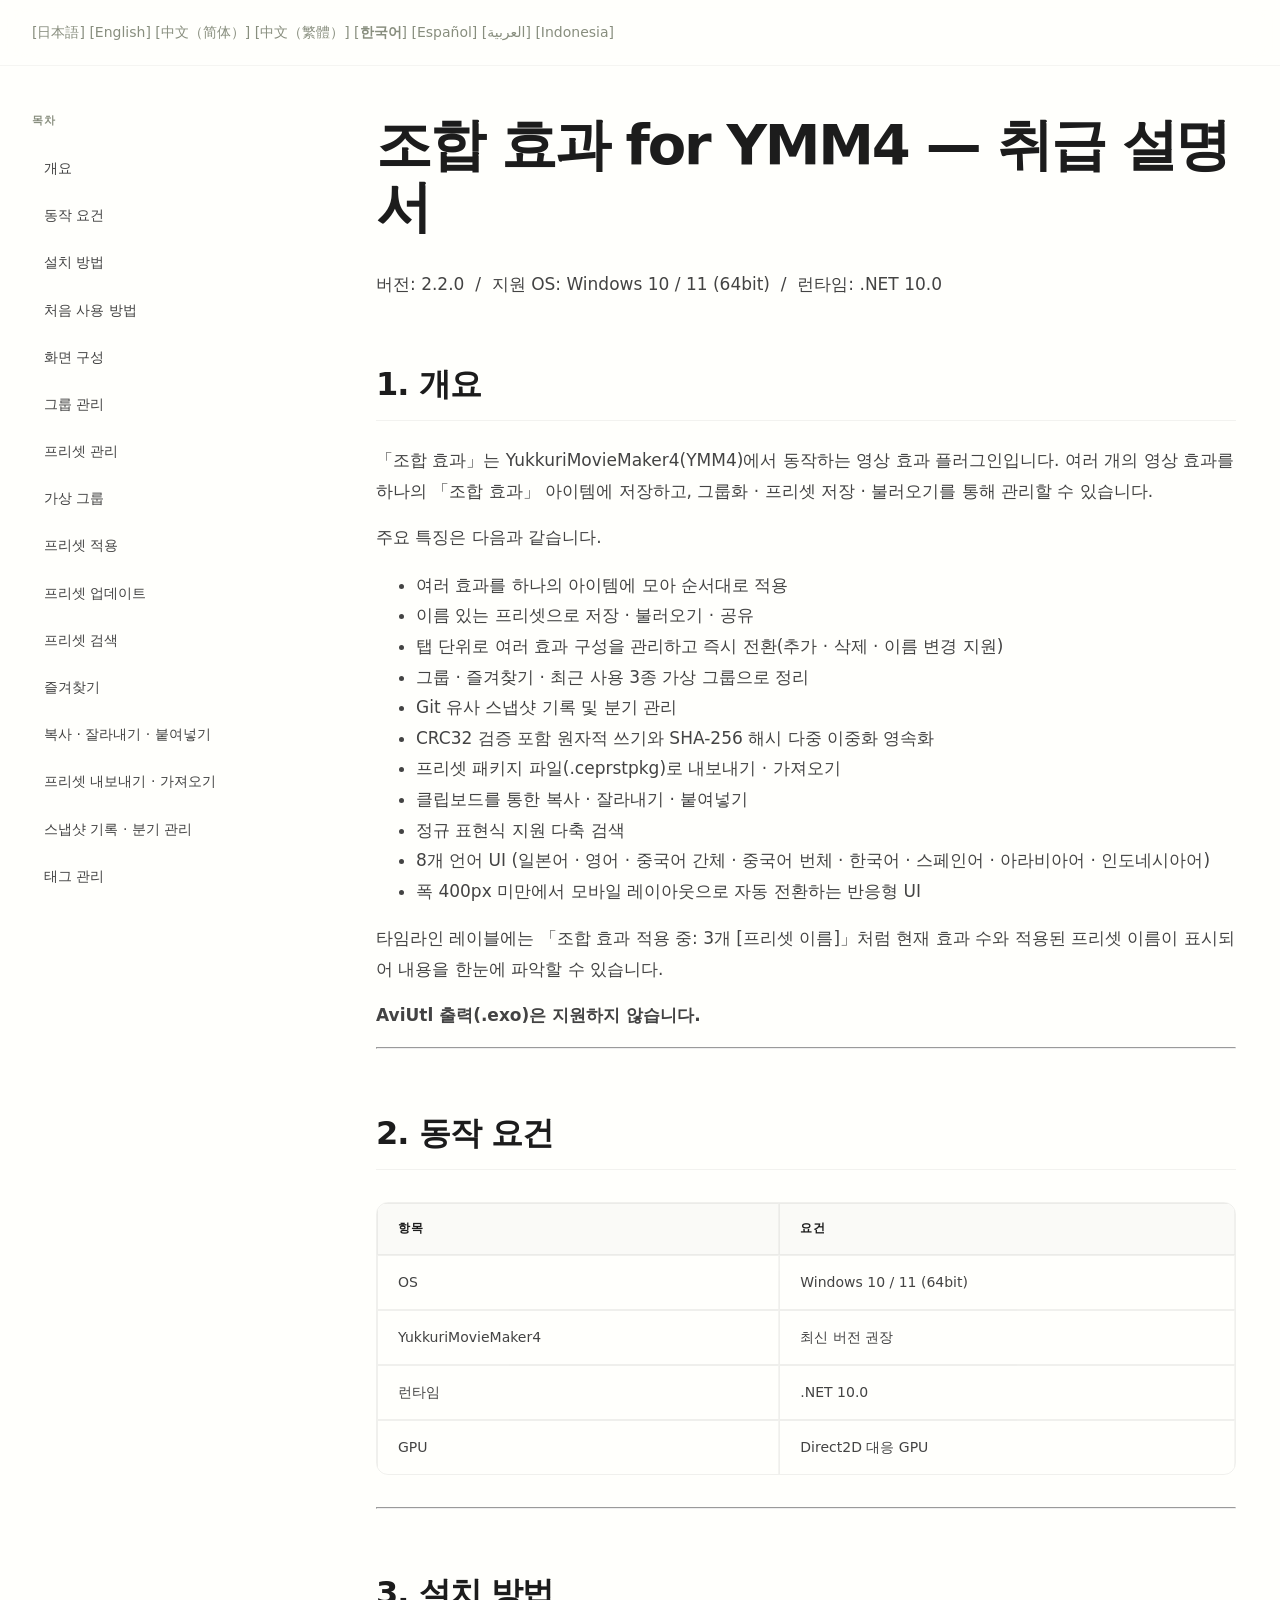
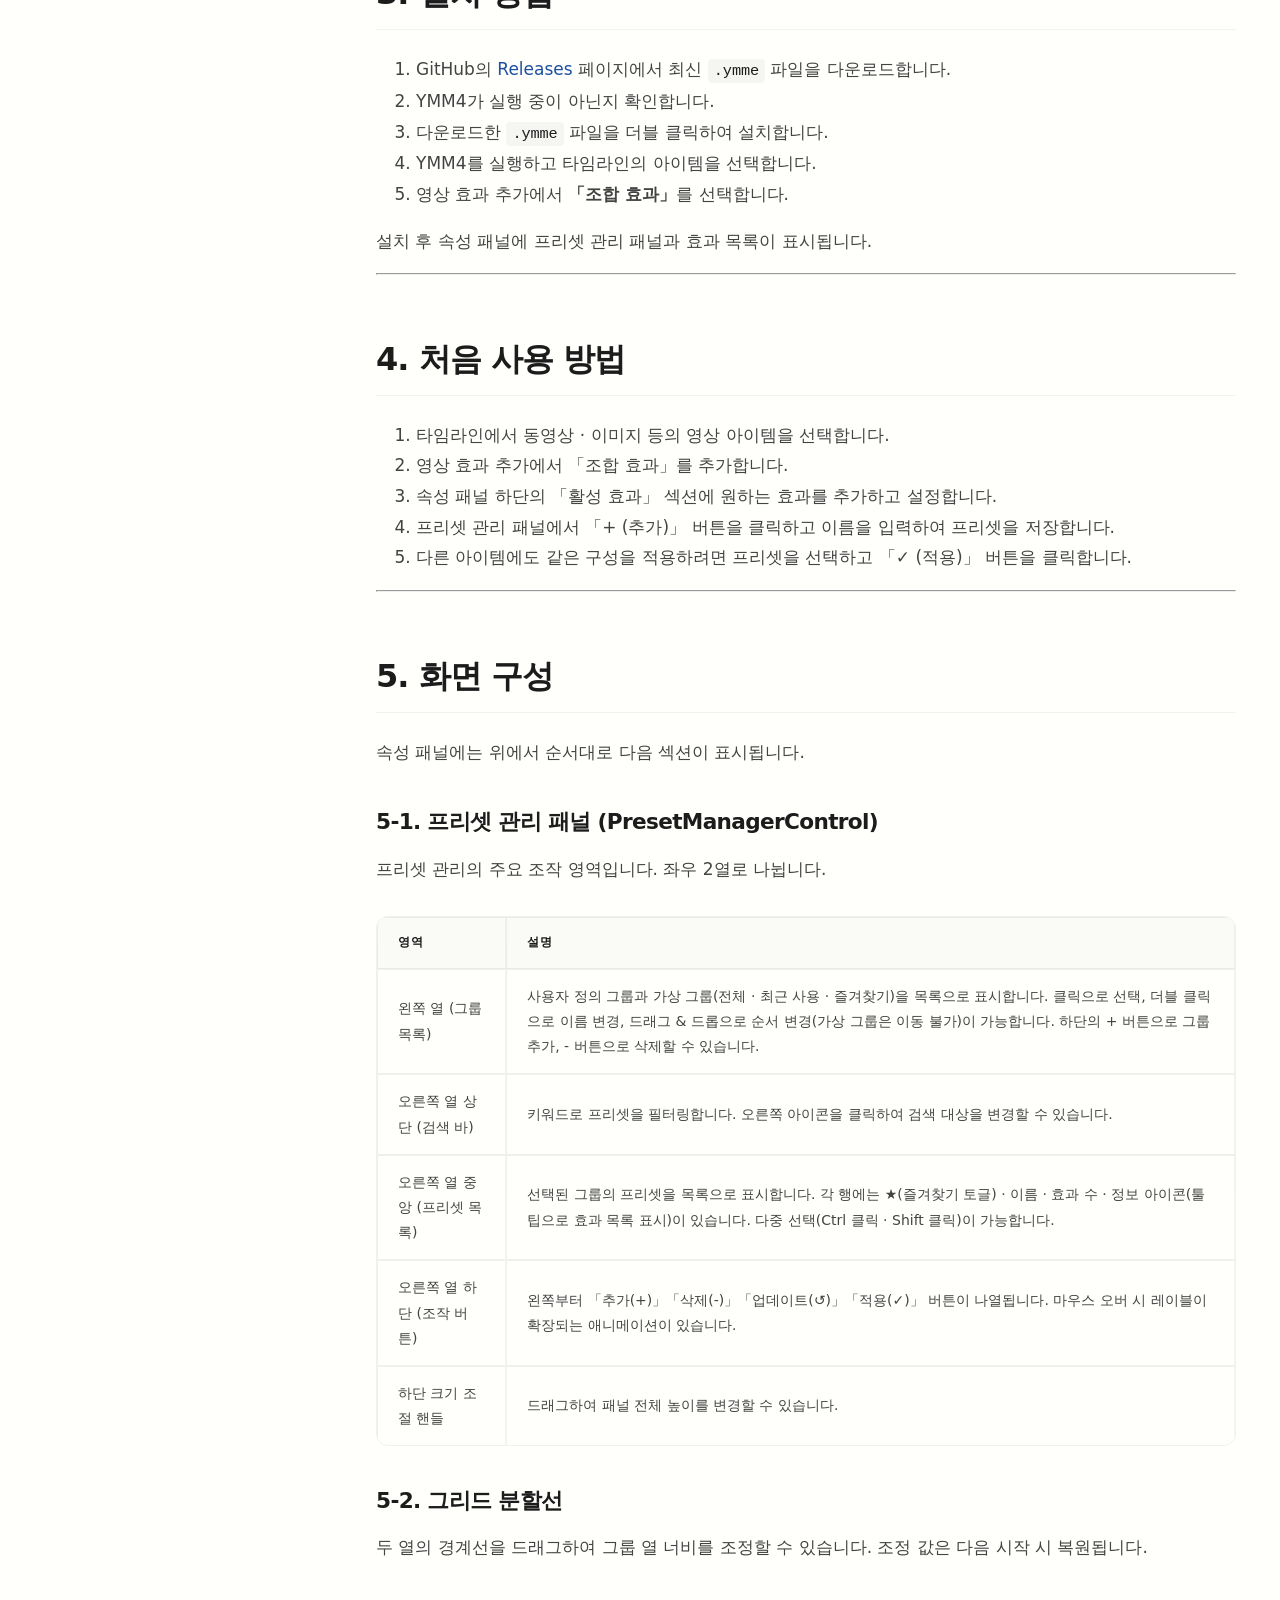
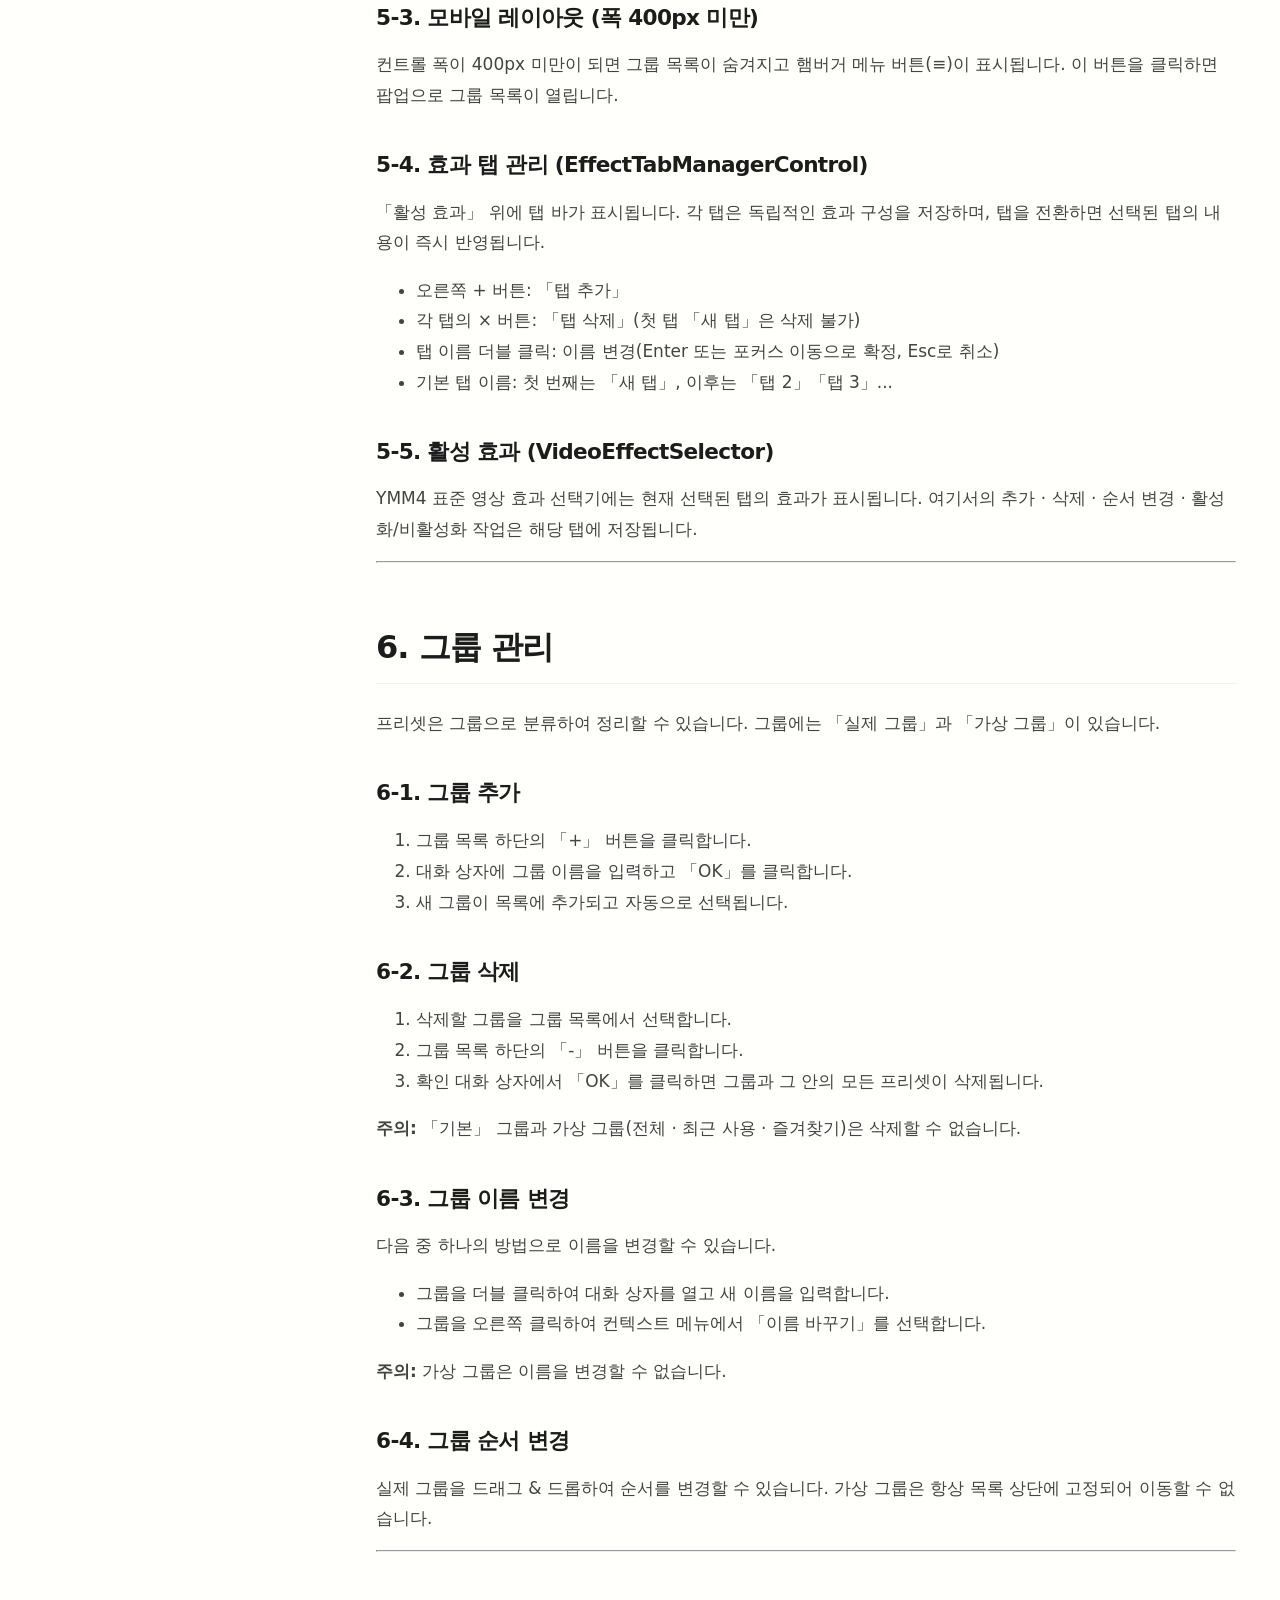
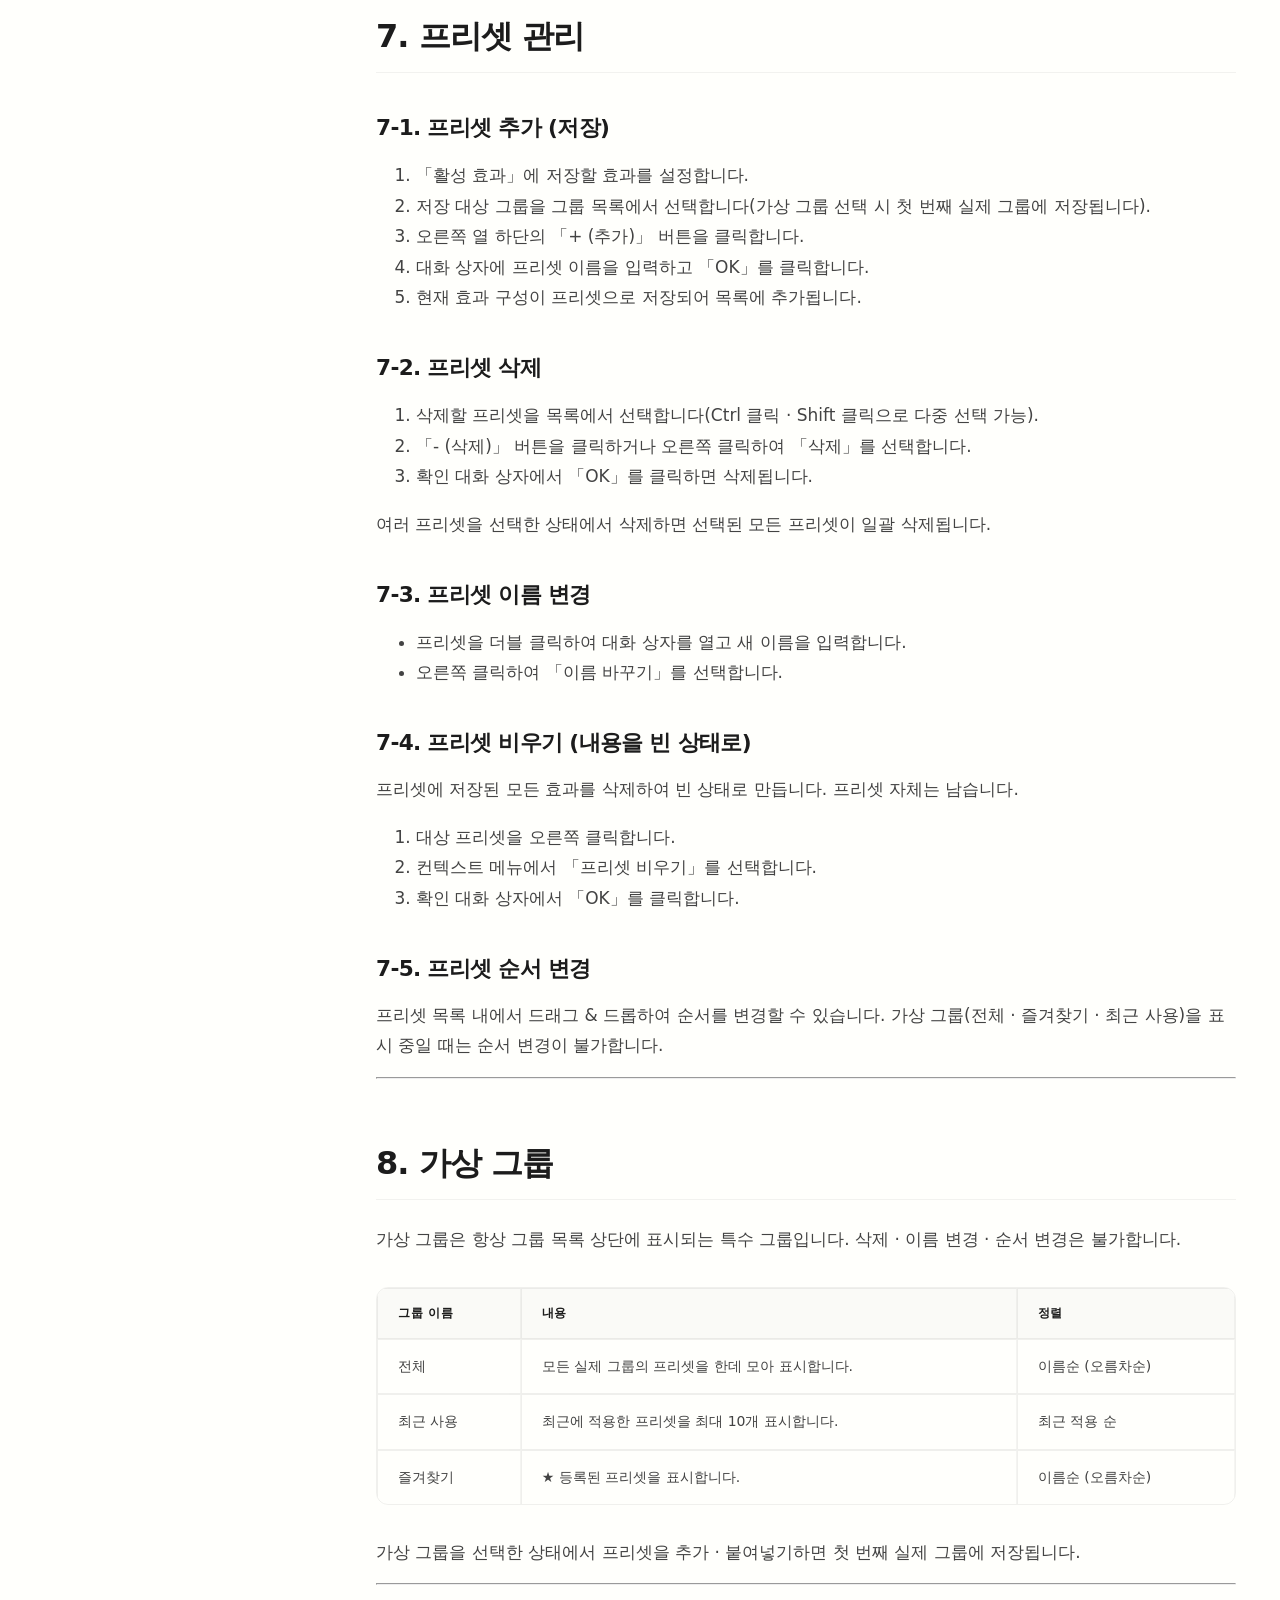
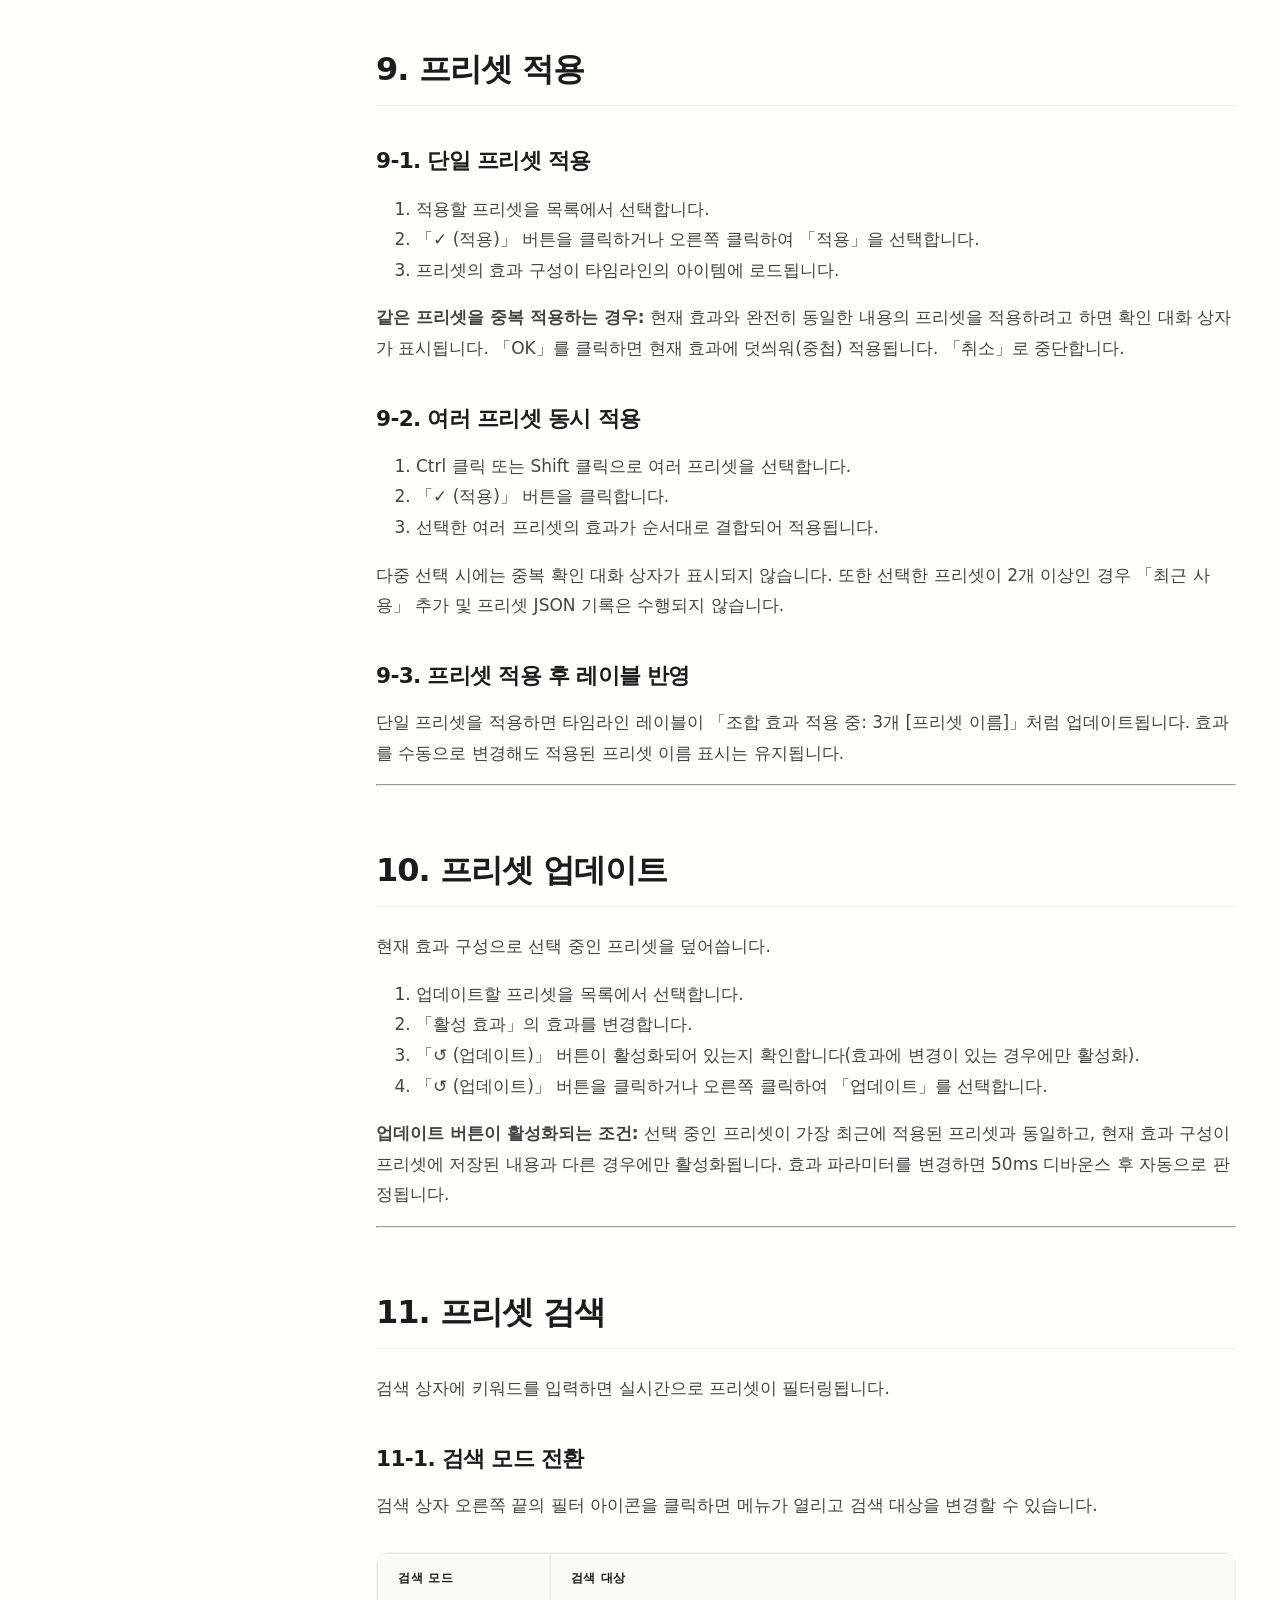
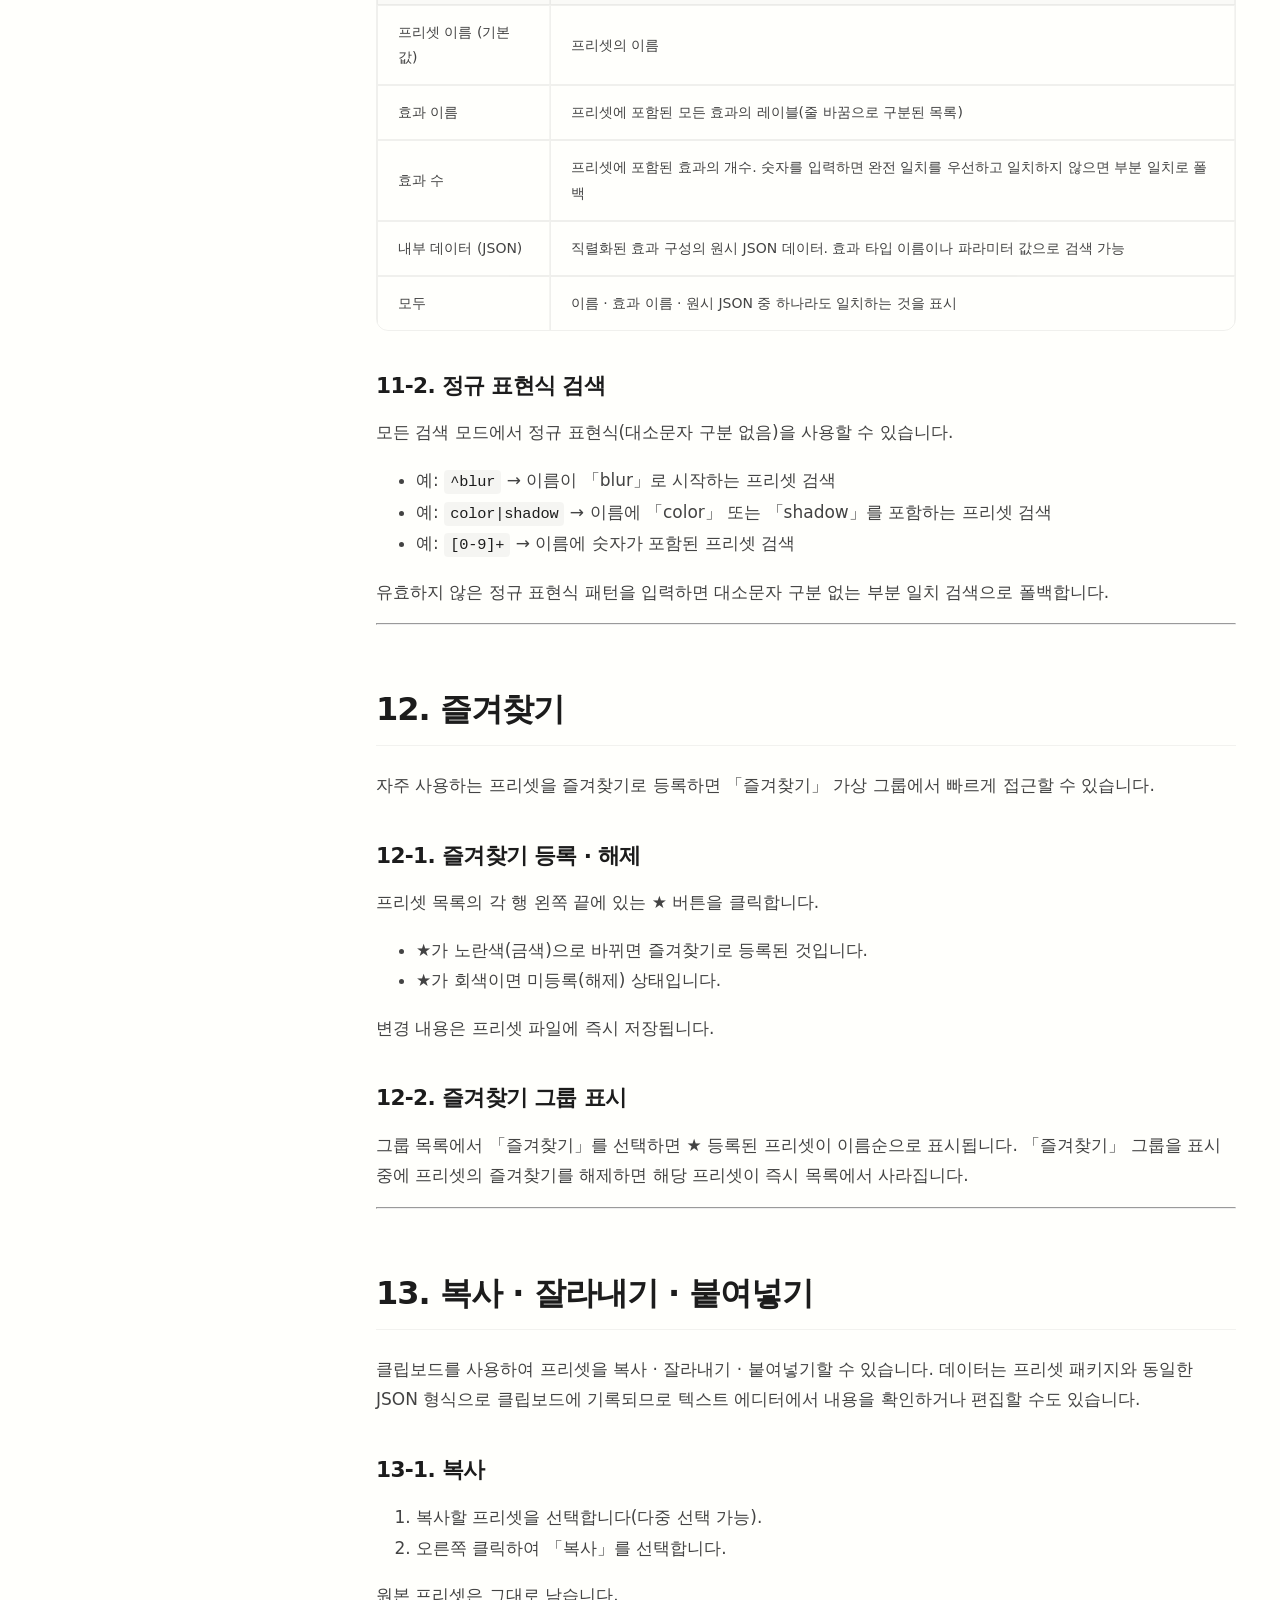
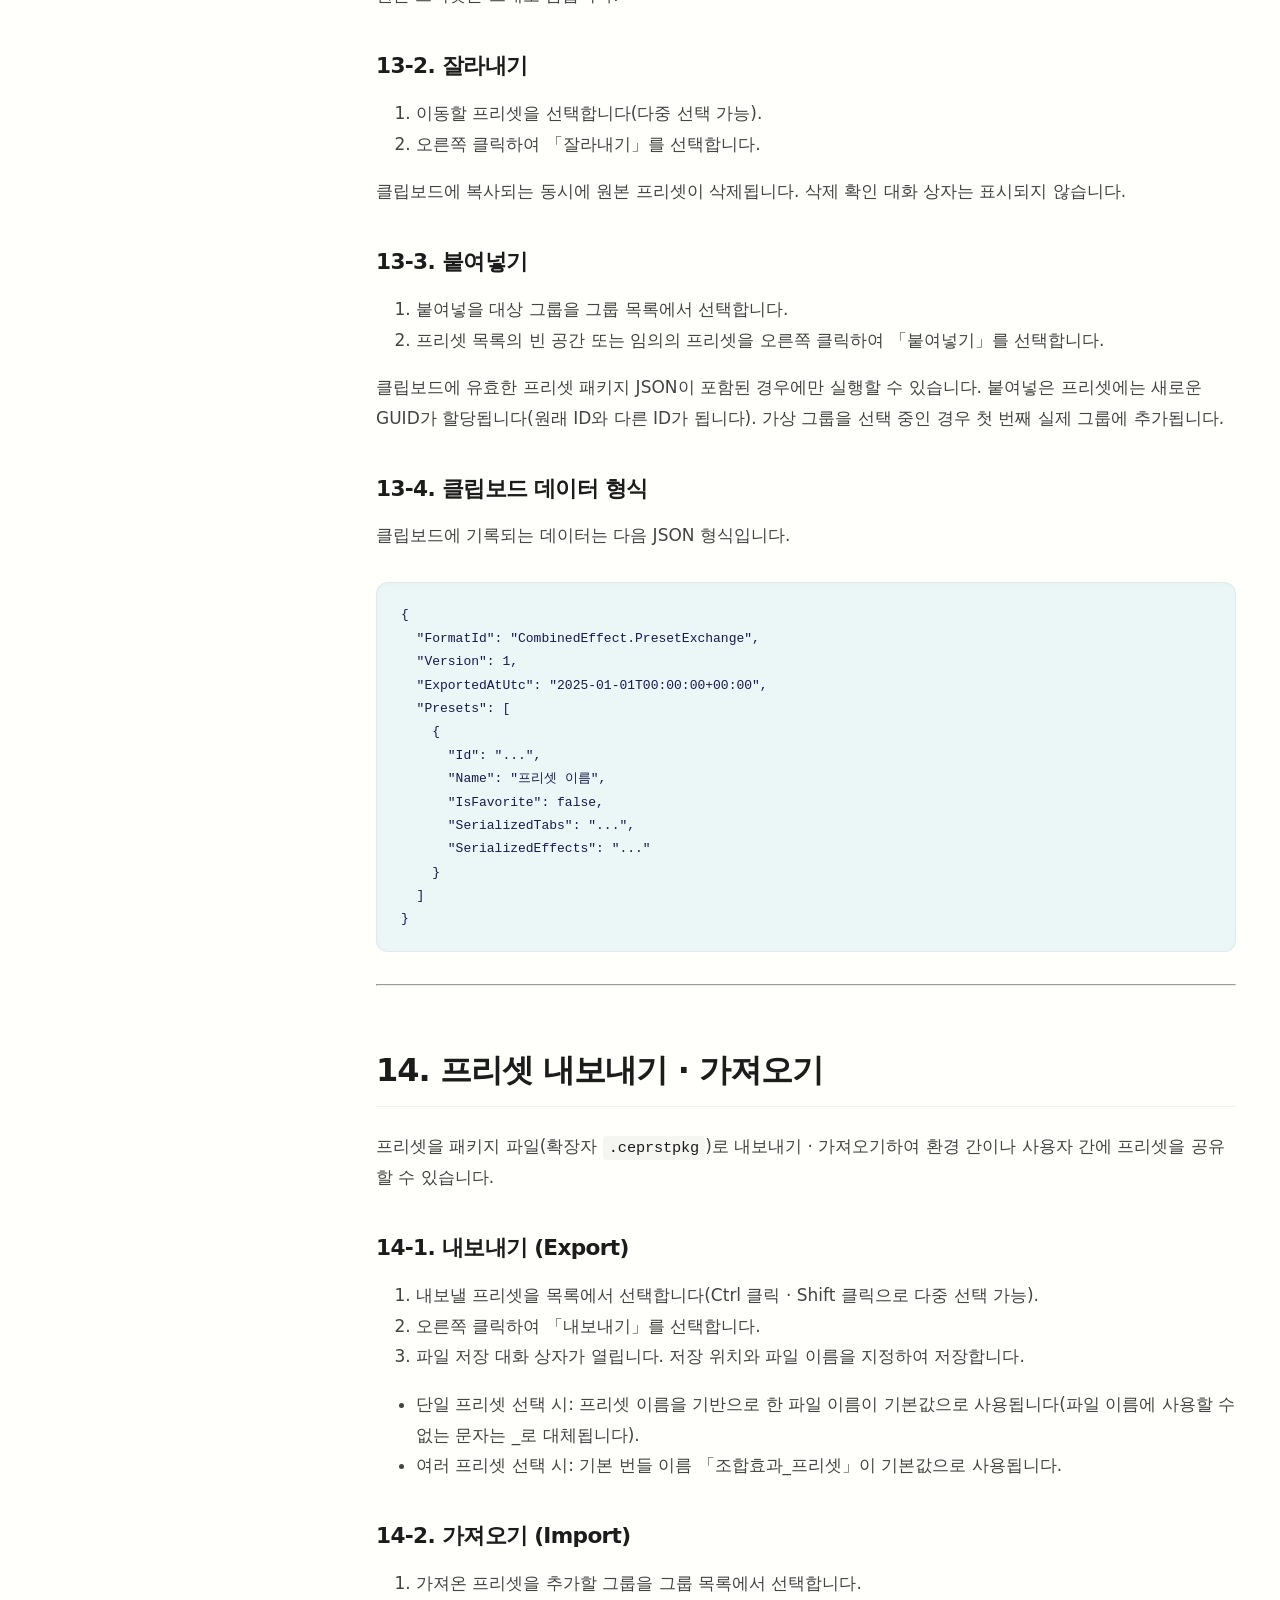
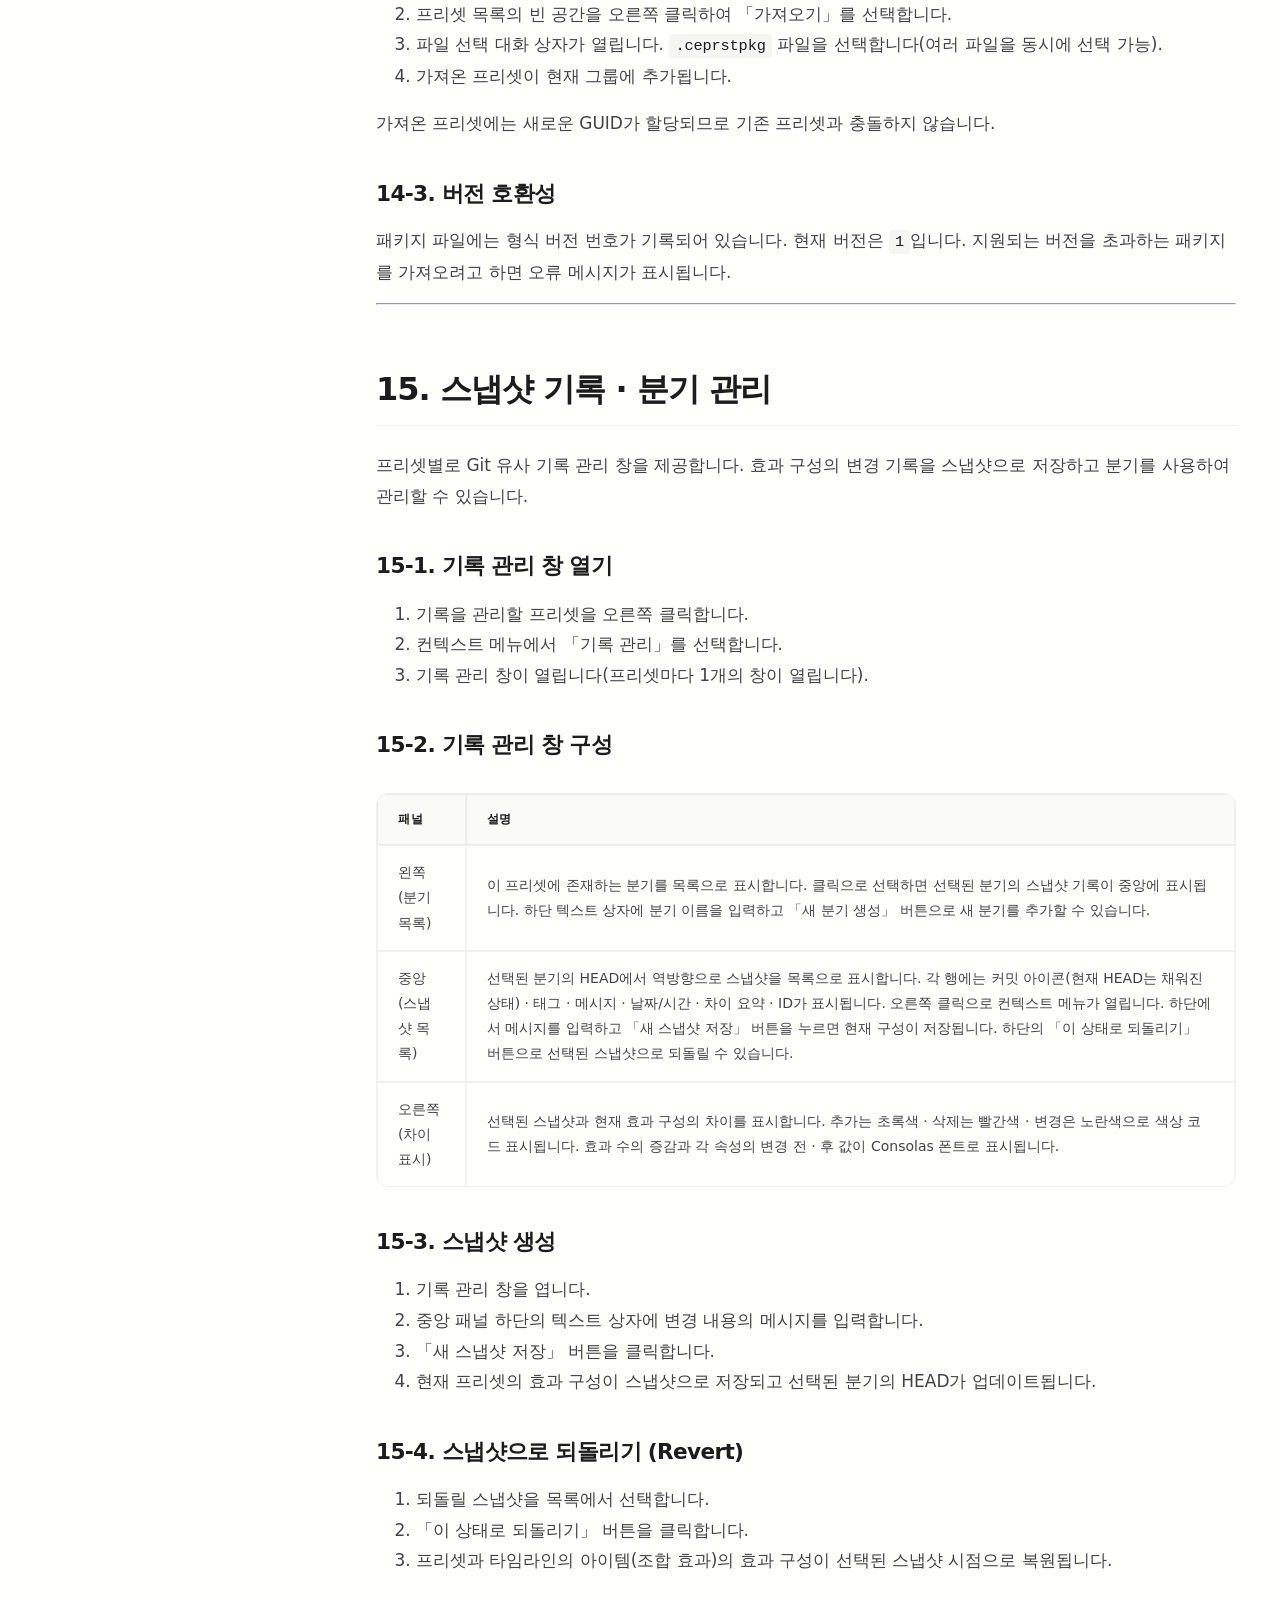
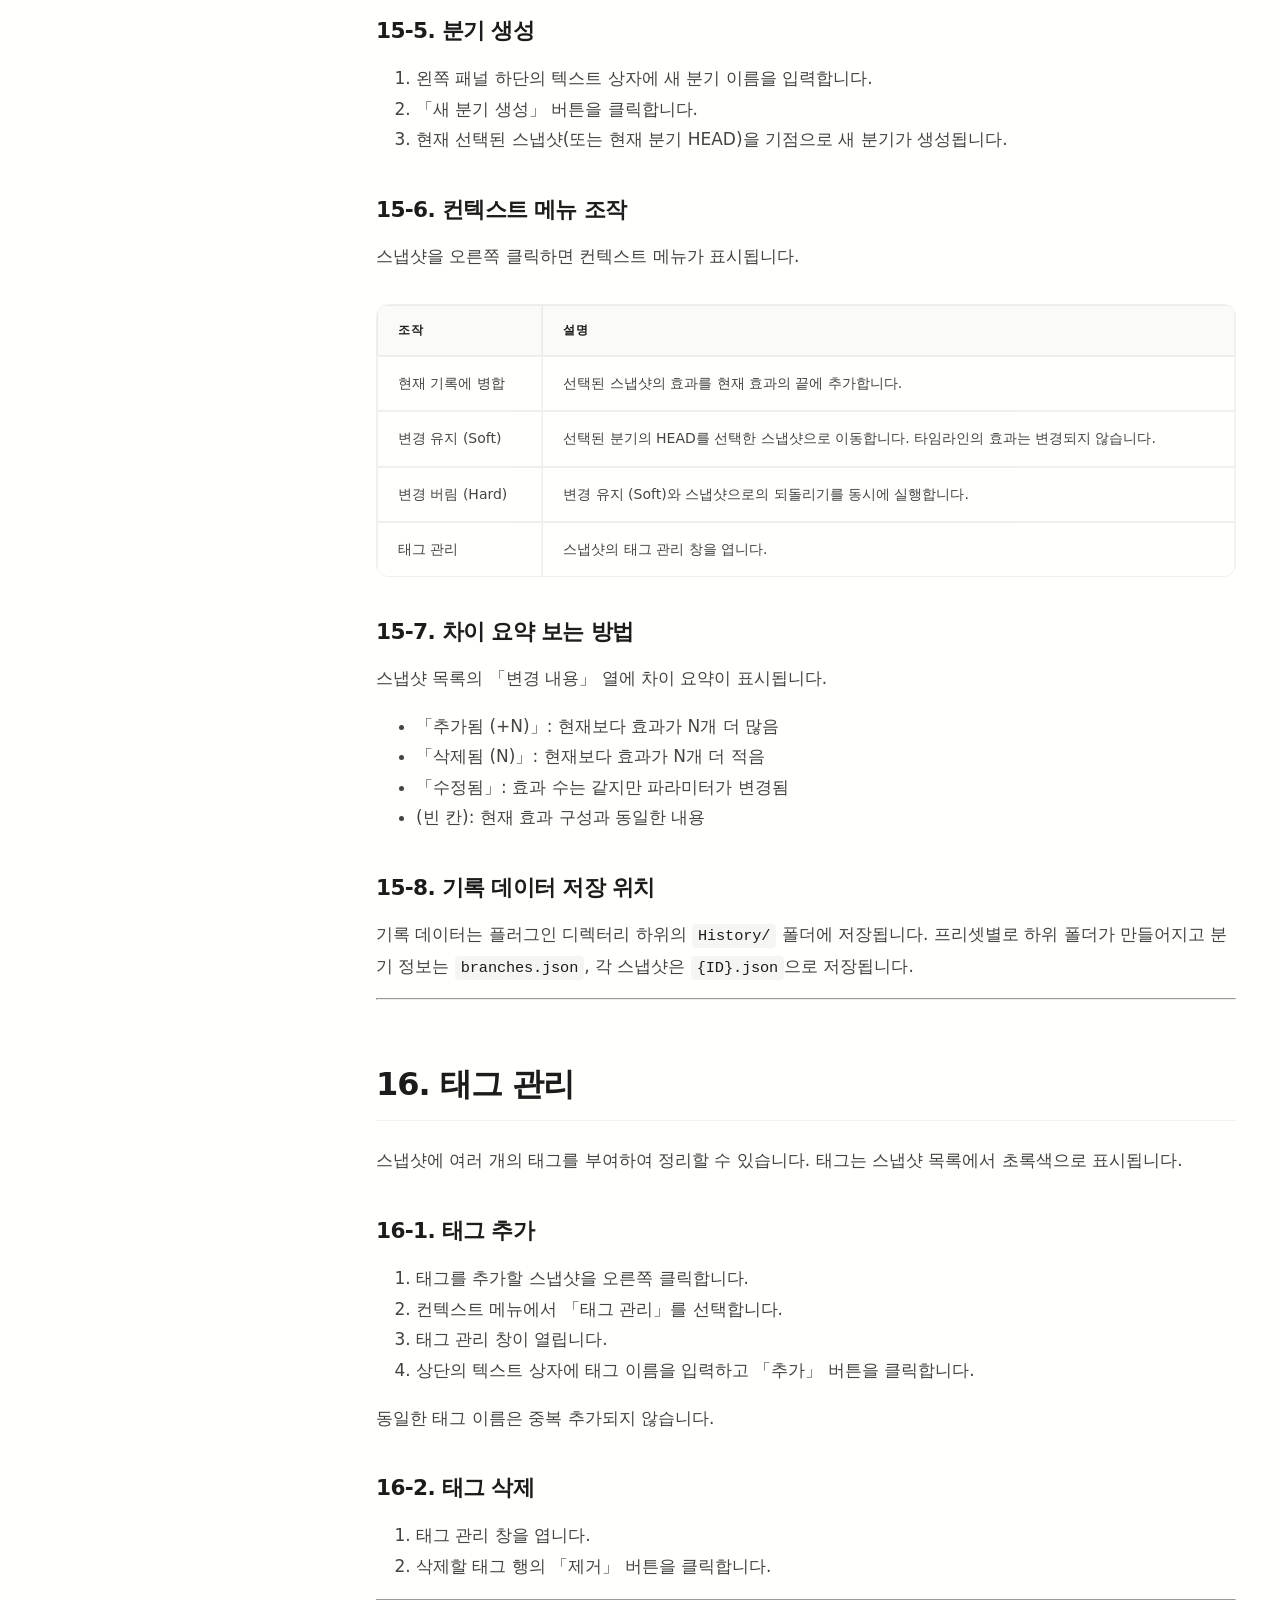
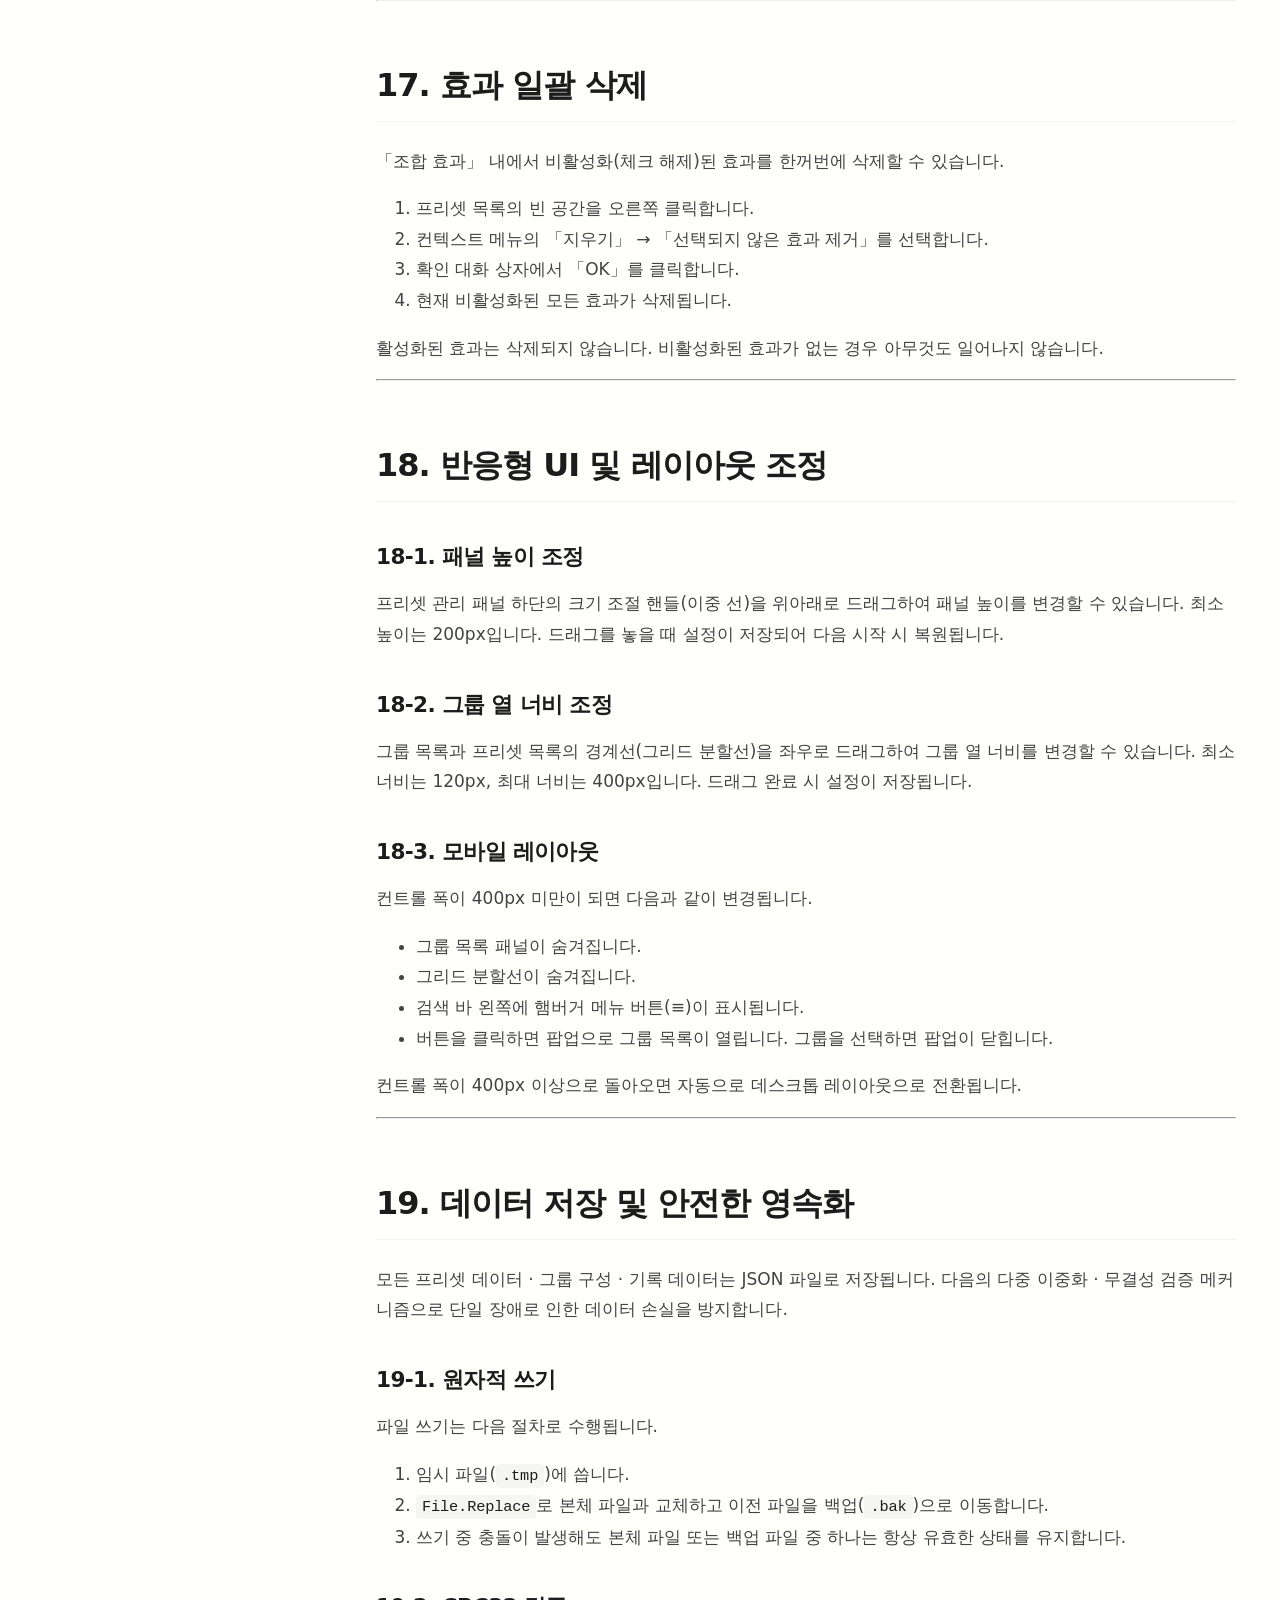
<file: docs/index_ko.htm>
<!DOCTYPE html>
<html lang="ko">
<head>
<meta charset="UTF-8">
<meta name="viewport" content="width=device-width, initial-scale=1.0">
<link rel="stylesheet" href="style.css">
<title>조합 효과 취급 설명서</title>
</head>
<body>

<header class="site-header">
  <div class="lang-nav container">
    <p>
[<a href="index.htm">日本語</a>]
[<a href="index_en.htm">English</a>]
[<a href="index_zh-cn.htm">中文（简体）</a>]
[<a href="index_zh-tw.htm">中文（繁體）</a>]
[<strong>한국어</strong>]
[<a href="index_es.htm">Español</a>]
[<a href="index_ar.htm">العربية</a>]
[<a href="index_id.htm">Indonesia</a>]
</p>
  </div>
</header>

<div class="layout-wrapper container">
  <nav class="sidebar">
    <h2>목차</h2>
<ol>
  <li><a href="#overview">개요</a></li>
  <li><a href="#requirements">동작 요건</a></li>
  <li><a href="#install">설치 방법</a></li>
  <li><a href="#quickstart">처음 사용 방법</a></li>
  <li><a href="#ui">화면 구성</a></li>
  <li><a href="#groups">그룹 관리</a></li>
  <li><a href="#presets">프리셋 관리</a></li>
  <li><a href="#virtual-groups">가상 그룹</a></li>
  <li><a href="#apply">프리셋 적용</a></li>
  <li><a href="#update">프리셋 업데이트</a></li>
  <li><a href="#search">프리셋 검색</a></li>
  <li><a href="#favorite">즐겨찾기</a></li>
  <li><a href="#clipboard">복사 · 잘라내기 · 붙여넣기</a></li>
  <li><a href="#exchange">프리셋 내보내기 · 가져오기</a></li>
  <li><a href="#history">스냅샷 기록 · 분기 관리</a></li>
  <li><a href="#tags">태그 관리</a></li>
  <li><a href="#clear">효과 일괄 삭제</a></li>
  <li><a href="#responsive">반응형 UI 및 레이아웃 조정</a></li>
  <li><a href="#persistence">데이터 저장 및 안전한 영속화</a></li>
  <li><a href="#migration">이전 버전에서의 마이그레이션</a></li>
  <li><a href="#files">파일 · 폴더 구성</a></li>
  <li><a href="#multilang">다국어 지원</a></li>
  <li><a href="#params">파라미터 목록</a></li>
  <li><a href="#operations">조작 목록 (빠른 참조)</a></li>
  <li><a href="#caution">주의 사항</a></li>
  <li><a href="#license">면책 조항 · 라이선스</a></li>
</ol>
  </nav>

  <main class="main-content">
    <div class="page-title">
      <h1>조합 효과 for YMM4 — 취급 설명서</h1>
      <p>버전: 2.2.0 &nbsp;/&nbsp; 지원 OS: Windows 10 / 11 (64bit) &nbsp;/&nbsp; 런타임: .NET 10.0</p>
    </div>
    
    <div class="content-body">
      <h2 id="overview">1. 개요</h2>
<p>
「조합 효과」는 YukkuriMovieMaker4(YMM4)에서 동작하는 영상 효과 플러그인입니다.
여러 개의 영상 효과를 하나의 「조합 효과」 아이템에 저장하고, 그룹화 · 프리셋 저장 · 불러오기를 통해 관리할 수 있습니다.
</p>
<p>주요 특징은 다음과 같습니다.</p>
<ul>
  <li>여러 효과를 하나의 아이템에 모아 순서대로 적용</li>
  <li>이름 있는 프리셋으로 저장 · 불러오기 · 공유</li>
  <li>탭 단위로 여러 효과 구성을 관리하고 즉시 전환(추가 · 삭제 · 이름 변경 지원)</li>
  <li>그룹 · 즐겨찾기 · 최근 사용 3종 가상 그룹으로 정리</li>
  <li>Git 유사 스냅샷 기록 및 분기 관리</li>
  <li>CRC32 검증 포함 원자적 쓰기와 SHA-256 해시 다중 이중화 영속화</li>
  <li>프리셋 패키지 파일(.ceprstpkg)로 내보내기 · 가져오기</li>
  <li>클립보드를 통한 복사 · 잘라내기 · 붙여넣기</li>
  <li>정규 표현식 지원 다축 검색</li>
  <li>8개 언어 UI (일본어 · 영어 · 중국어 간체 · 중국어 번체 · 한국어 · 스페인어 · 아라비아어 · 인도네시아어)</li>
  <li>폭 400px 미만에서 모바일 레이아웃으로 자동 전환하는 반응형 UI</li>
</ul>
<p>
타임라인 레이블에는 「조합 효과 적용 중: 3개 [프리셋 이름]」처럼 현재 효과 수와 적용된 프리셋 이름이 표시되어 내용을 한눈에 파악할 수 있습니다.
</p>
<p>
<strong>AviUtl 출력(.exo)은 지원하지 않습니다.</strong>
</p>
<hr>

<h2 id="requirements">2. 동작 요건</h2>
<table border="1" cellpadding="6" cellspacing="0">
  <tr><th>항목</th><th>요건</th></tr>
  <tr><td>OS</td><td>Windows 10 / 11 (64bit)</td></tr>
  <tr><td>YukkuriMovieMaker4</td><td>최신 버전 권장</td></tr>
  <tr><td>런타임</td><td>.NET 10.0</td></tr>
  <tr><td>GPU</td><td>Direct2D 대응 GPU</td></tr>
</table>
<hr>

<h2 id="install">3. 설치 방법</h2>
<ol>
  <li>GitHub의 <a href="https://github.com/routersys/YMM4-CombinedEffect/releases">Releases</a> 페이지에서 최신 <code>.ymme</code> 파일을 다운로드합니다.</li>
  <li>YMM4가 실행 중이 아닌지 확인합니다.</li>
  <li>다운로드한 <code>.ymme</code> 파일을 더블 클릭하여 설치합니다.</li>
  <li>YMM4를 실행하고 타임라인의 아이템을 선택합니다.</li>
  <li>영상 효과 추가에서 <strong>「조합 효과」</strong>를 선택합니다.</li>
</ol>
<p>설치 후 속성 패널에 프리셋 관리 패널과 효과 목록이 표시됩니다.</p>
<hr>

<h2 id="quickstart">4. 처음 사용 방법</h2>
<ol>
  <li>타임라인에서 동영상 · 이미지 등의 영상 아이템을 선택합니다.</li>
  <li>영상 효과 추가에서 「조합 효과」를 추가합니다.</li>
  <li>속성 패널 하단의 「활성 효과」 섹션에 원하는 효과를 추가하고 설정합니다.</li>
  <li>프리셋 관리 패널에서 「+ (추가)」 버튼을 클릭하고 이름을 입력하여 프리셋을 저장합니다.</li>
  <li>다른 아이템에도 같은 구성을 적용하려면 프리셋을 선택하고 「✓ (적용)」 버튼을 클릭합니다.</li>
</ol>
<hr>

<h2 id="ui">5. 화면 구성</h2>
<p>속성 패널에는 위에서 순서대로 다음 섹션이 표시됩니다.</p>

<h3>5-1. 프리셋 관리 패널 (PresetManagerControl)</h3>
<p>프리셋 관리의 주요 조작 영역입니다. 좌우 2열로 나뉩니다.</p>
<table border="1" cellpadding="6" cellspacing="0">
  <tr><th>영역</th><th>설명</th></tr>
  <tr><td>왼쪽 열 (그룹 목록)</td><td>사용자 정의 그룹과 가상 그룹(전체 · 최근 사용 · 즐겨찾기)을 목록으로 표시합니다. 클릭으로 선택, 더블 클릭으로 이름 변경, 드래그 &amp; 드롭으로 순서 변경(가상 그룹은 이동 불가)이 가능합니다. 하단의 + 버튼으로 그룹 추가, - 버튼으로 삭제할 수 있습니다.</td></tr>
  <tr><td>오른쪽 열 상단 (검색 바)</td><td>키워드로 프리셋을 필터링합니다. 오른쪽 아이콘을 클릭하여 검색 대상을 변경할 수 있습니다.</td></tr>
  <tr><td>오른쪽 열 중앙 (프리셋 목록)</td><td>선택된 그룹의 프리셋을 목록으로 표시합니다. 각 행에는 ★(즐겨찾기 토글) · 이름 · 효과 수 · 정보 아이콘(툴팁으로 효과 목록 표시)이 있습니다. 다중 선택(Ctrl 클릭 · Shift 클릭)이 가능합니다.</td></tr>
  <tr><td>오른쪽 열 하단 (조작 버튼)</td><td>왼쪽부터 「추가(+)」「삭제(-)」「업데이트(↺)」「적용(✓)」 버튼이 나열됩니다. 마우스 오버 시 레이블이 확장되는 애니메이션이 있습니다.</td></tr>
  <tr><td>하단 크기 조절 핸들</td><td>드래그하여 패널 전체 높이를 변경할 수 있습니다.</td></tr>
</table>

<h3>5-2. 그리드 분할선</h3>
<p>두 열의 경계선을 드래그하여 그룹 열 너비를 조정할 수 있습니다. 조정 값은 다음 시작 시 복원됩니다.</p>

<h3>5-3. 모바일 레이아웃 (폭 400px 미만)</h3>
<p>컨트롤 폭이 400px 미만이 되면 그룹 목록이 숨겨지고 햄버거 메뉴 버튼(≡)이 표시됩니다. 이 버튼을 클릭하면 팝업으로 그룹 목록이 열립니다.</p>

<h3>5-4. 효과 탭 관리 (EffectTabManagerControl)</h3>
<p>「활성 효과」 위에 탭 바가 표시됩니다. 각 탭은 독립적인 효과 구성을 저장하며, 탭을 전환하면 선택된 탭의 내용이 즉시 반영됩니다.</p>
<ul>
  <li>오른쪽 + 버튼: 「탭 추가」</li>
  <li>각 탭의 × 버튼: 「탭 삭제」(첫 탭 「새 탭」은 삭제 불가)</li>
  <li>탭 이름 더블 클릭: 이름 변경(Enter 또는 포커스 이동으로 확정, Esc로 취소)</li>
  <li>기본 탭 이름: 첫 번째는 「새 탭」, 이후는 「탭 2」「탭 3」...</li>
</ul>

<h3>5-5. 활성 효과 (VideoEffectSelector)</h3>
<p>YMM4 표준 영상 효과 선택기에는 현재 선택된 탭의 효과가 표시됩니다. 여기서의 추가 · 삭제 · 순서 변경 · 활성화/비활성화 작업은 해당 탭에 저장됩니다.</p>
<hr>

<h2 id="groups">6. 그룹 관리</h2>
<p>프리셋은 그룹으로 분류하여 정리할 수 있습니다. 그룹에는 「실제 그룹」과 「가상 그룹」이 있습니다.</p>

<h3>6-1. 그룹 추가</h3>
<ol>
  <li>그룹 목록 하단의 「+」 버튼을 클릭합니다.</li>
  <li>대화 상자에 그룹 이름을 입력하고 「OK」를 클릭합니다.</li>
  <li>새 그룹이 목록에 추가되고 자동으로 선택됩니다.</li>
</ol>

<h3>6-2. 그룹 삭제</h3>
<ol>
  <li>삭제할 그룹을 그룹 목록에서 선택합니다.</li>
  <li>그룹 목록 하단의 「-」 버튼을 클릭합니다.</li>
  <li>확인 대화 상자에서 「OK」를 클릭하면 그룹과 그 안의 모든 프리셋이 삭제됩니다.</li>
</ol>
<p><strong>주의:</strong> 「기본」 그룹과 가상 그룹(전체 · 최근 사용 · 즐겨찾기)은 삭제할 수 없습니다.</p>

<h3>6-3. 그룹 이름 변경</h3>
<p>다음 중 하나의 방법으로 이름을 변경할 수 있습니다.</p>
<ul>
  <li>그룹을 더블 클릭하여 대화 상자를 열고 새 이름을 입력합니다.</li>
  <li>그룹을 오른쪽 클릭하여 컨텍스트 메뉴에서 「이름 바꾸기」를 선택합니다.</li>
</ul>
<p><strong>주의:</strong> 가상 그룹은 이름을 변경할 수 없습니다.</p>

<h3>6-4. 그룹 순서 변경</h3>
<p>실제 그룹을 드래그 &amp; 드롭하여 순서를 변경할 수 있습니다. 가상 그룹은 항상 목록 상단에 고정되어 이동할 수 없습니다.</p>
<hr>

<h2 id="presets">7. 프리셋 관리</h2>

<h3>7-1. 프리셋 추가 (저장)</h3>
<ol>
  <li>「활성 효과」에 저장할 효과를 설정합니다.</li>
  <li>저장 대상 그룹을 그룹 목록에서 선택합니다(가상 그룹 선택 시 첫 번째 실제 그룹에 저장됩니다).</li>
  <li>오른쪽 열 하단의 「+ (추가)」 버튼을 클릭합니다.</li>
  <li>대화 상자에 프리셋 이름을 입력하고 「OK」를 클릭합니다.</li>
  <li>현재 효과 구성이 프리셋으로 저장되어 목록에 추가됩니다.</li>
</ol>

<h3>7-2. 프리셋 삭제</h3>
<ol>
  <li>삭제할 프리셋을 목록에서 선택합니다(Ctrl 클릭 · Shift 클릭으로 다중 선택 가능).</li>
  <li>「- (삭제)」 버튼을 클릭하거나 오른쪽 클릭하여 「삭제」를 선택합니다.</li>
  <li>확인 대화 상자에서 「OK」를 클릭하면 삭제됩니다.</li>
</ol>
<p>여러 프리셋을 선택한 상태에서 삭제하면 선택된 모든 프리셋이 일괄 삭제됩니다.</p>

<h3>7-3. 프리셋 이름 변경</h3>
<ul>
  <li>프리셋을 더블 클릭하여 대화 상자를 열고 새 이름을 입력합니다.</li>
  <li>오른쪽 클릭하여 「이름 바꾸기」를 선택합니다.</li>
</ul>

<h3>7-4. 프리셋 비우기 (내용을 빈 상태로)</h3>
<p>프리셋에 저장된 모든 효과를 삭제하여 빈 상태로 만듭니다. 프리셋 자체는 남습니다.</p>
<ol>
  <li>대상 프리셋을 오른쪽 클릭합니다.</li>
  <li>컨텍스트 메뉴에서 「프리셋 비우기」를 선택합니다.</li>
  <li>확인 대화 상자에서 「OK」를 클릭합니다.</li>
</ol>

<h3>7-5. 프리셋 순서 변경</h3>
<p>프리셋 목록 내에서 드래그 &amp; 드롭하여 순서를 변경할 수 있습니다. 가상 그룹(전체 · 즐겨찾기 · 최근 사용)을 표시 중일 때는 순서 변경이 불가합니다.</p>
<hr>

<h2 id="virtual-groups">8. 가상 그룹</h2>
<p>가상 그룹은 항상 그룹 목록 상단에 표시되는 특수 그룹입니다. 삭제 · 이름 변경 · 순서 변경은 불가합니다.</p>
<table border="1" cellpadding="6" cellspacing="0">
  <tr><th>그룹 이름</th><th>내용</th><th>정렬</th></tr>
  <tr><td>전체</td><td>모든 실제 그룹의 프리셋을 한데 모아 표시합니다.</td><td>이름순 (오름차순)</td></tr>
  <tr><td>최근 사용</td><td>최근에 적용한 프리셋을 최대 10개 표시합니다.</td><td>최근 적용 순</td></tr>
  <tr><td>즐겨찾기</td><td>★ 등록된 프리셋을 표시합니다.</td><td>이름순 (오름차순)</td></tr>
</table>
<p>가상 그룹을 선택한 상태에서 프리셋을 추가 · 붙여넣기하면 첫 번째 실제 그룹에 저장됩니다.</p>
<hr>

<h2 id="apply">9. 프리셋 적용</h2>

<h3>9-1. 단일 프리셋 적용</h3>
<ol>
  <li>적용할 프리셋을 목록에서 선택합니다.</li>
  <li>「✓ (적용)」 버튼을 클릭하거나 오른쪽 클릭하여 「적용」을 선택합니다.</li>
  <li>프리셋의 효과 구성이 타임라인의 아이템에 로드됩니다.</li>
</ol>
<p><strong>같은 프리셋을 중복 적용하는 경우:</strong> 현재 효과와 완전히 동일한 내용의 프리셋을 적용하려고 하면 확인 대화 상자가 표시됩니다. 「OK」를 클릭하면 현재 효과에 덧씌워(중첩) 적용됩니다. 「취소」로 중단합니다.</p>

<h3>9-2. 여러 프리셋 동시 적용</h3>
<ol>
  <li>Ctrl 클릭 또는 Shift 클릭으로 여러 프리셋을 선택합니다.</li>
  <li>「✓ (적용)」 버튼을 클릭합니다.</li>
  <li>선택한 여러 프리셋의 효과가 순서대로 결합되어 적용됩니다.</li>
</ol>
<p>다중 선택 시에는 중복 확인 대화 상자가 표시되지 않습니다. 또한 선택한 프리셋이 2개 이상인 경우 「최근 사용」 추가 및 프리셋 JSON 기록은 수행되지 않습니다.</p>

<h3>9-3. 프리셋 적용 후 레이블 반영</h3>
<p>단일 프리셋을 적용하면 타임라인 레이블이 「조합 효과 적용 중: 3개 [프리셋 이름]」처럼 업데이트됩니다. 효과를 수동으로 변경해도 적용된 프리셋 이름 표시는 유지됩니다.</p>
<hr>

<h2 id="update">10. 프리셋 업데이트</h2>
<p>현재 효과 구성으로 선택 중인 프리셋을 덮어씁니다.</p>
<ol>
  <li>업데이트할 프리셋을 목록에서 선택합니다.</li>
  <li>「활성 효과」의 효과를 변경합니다.</li>
  <li>「↺ (업데이트)」 버튼이 활성화되어 있는지 확인합니다(효과에 변경이 있는 경우에만 활성화).</li>
  <li>「↺ (업데이트)」 버튼을 클릭하거나 오른쪽 클릭하여 「업데이트」를 선택합니다.</li>
</ol>
<p>
<strong>업데이트 버튼이 활성화되는 조건:</strong> 선택 중인 프리셋이 가장 최근에 적용된 프리셋과 동일하고, 현재 효과 구성이 프리셋에 저장된 내용과 다른 경우에만 활성화됩니다. 효과 파라미터를 변경하면 50ms 디바운스 후 자동으로 판정됩니다.
</p>
<hr>

<h2 id="search">11. 프리셋 검색</h2>
<p>검색 상자에 키워드를 입력하면 실시간으로 프리셋이 필터링됩니다.</p>

<h3>11-1. 검색 모드 전환</h3>
<p>검색 상자 오른쪽 끝의 필터 아이콘을 클릭하면 메뉴가 열리고 검색 대상을 변경할 수 있습니다.</p>
<table border="1" cellpadding="6" cellspacing="0">
  <tr><th>검색 모드</th><th>검색 대상</th></tr>
  <tr><td>프리셋 이름 (기본값)</td><td>프리셋의 이름</td></tr>
  <tr><td>효과 이름</td><td>프리셋에 포함된 모든 효과의 레이블(줄 바꿈으로 구분된 목록)</td></tr>
  <tr><td>효과 수</td><td>프리셋에 포함된 효과의 개수. 숫자를 입력하면 완전 일치를 우선하고 일치하지 않으면 부분 일치로 폴백</td></tr>
  <tr><td>내부 데이터 (JSON)</td><td>직렬화된 효과 구성의 원시 JSON 데이터. 효과 타입 이름이나 파라미터 값으로 검색 가능</td></tr>
  <tr><td>모두</td><td>이름 · 효과 이름 · 원시 JSON 중 하나라도 일치하는 것을 표시</td></tr>
</table>

<h3>11-2. 정규 표현식 검색</h3>
<p>모든 검색 모드에서 정규 표현식(대소문자 구분 없음)을 사용할 수 있습니다.</p>
<ul>
  <li>예: <code>^blur</code> &rarr; 이름이 「blur」로 시작하는 프리셋 검색</li>
  <li>예: <code>color|shadow</code> &rarr; 이름에 「color」 또는 「shadow」를 포함하는 프리셋 검색</li>
  <li>예: <code>[0-9]+</code> &rarr; 이름에 숫자가 포함된 프리셋 검색</li>
</ul>
<p>유효하지 않은 정규 표현식 패턴을 입력하면 대소문자 구분 없는 부분 일치 검색으로 폴백합니다.</p>
<hr>

<h2 id="favorite">12. 즐겨찾기</h2>
<p>자주 사용하는 프리셋을 즐겨찾기로 등록하면 「즐겨찾기」 가상 그룹에서 빠르게 접근할 수 있습니다.</p>

<h3>12-1. 즐겨찾기 등록 · 해제</h3>
<p>프리셋 목록의 각 행 왼쪽 끝에 있는 ★ 버튼을 클릭합니다.</p>
<ul>
  <li>★가 노란색(금색)으로 바뀌면 즐겨찾기로 등록된 것입니다.</li>
  <li>★가 회색이면 미등록(해제) 상태입니다.</li>
</ul>
<p>변경 내용은 프리셋 파일에 즉시 저장됩니다.</p>

<h3>12-2. 즐겨찾기 그룹 표시</h3>
<p>그룹 목록에서 「즐겨찾기」를 선택하면 ★ 등록된 프리셋이 이름순으로 표시됩니다. 「즐겨찾기」 그룹을 표시 중에 프리셋의 즐겨찾기를 해제하면 해당 프리셋이 즉시 목록에서 사라집니다.</p>
<hr>

<h2 id="clipboard">13. 복사 · 잘라내기 · 붙여넣기</h2>
<p>클립보드를 사용하여 프리셋을 복사 · 잘라내기 · 붙여넣기할 수 있습니다. 데이터는 프리셋 패키지와 동일한 JSON 형식으로 클립보드에 기록되므로 텍스트 에디터에서 내용을 확인하거나 편집할 수도 있습니다.</p>

<h3>13-1. 복사</h3>
<ol>
  <li>복사할 프리셋을 선택합니다(다중 선택 가능).</li>
  <li>오른쪽 클릭하여 「복사」를 선택합니다.</li>
</ol>
<p>원본 프리셋은 그대로 남습니다.</p>

<h3>13-2. 잘라내기</h3>
<ol>
  <li>이동할 프리셋을 선택합니다(다중 선택 가능).</li>
  <li>오른쪽 클릭하여 「잘라내기」를 선택합니다.</li>
</ol>
<p>클립보드에 복사되는 동시에 원본 프리셋이 삭제됩니다. 삭제 확인 대화 상자는 표시되지 않습니다.</p>

<h3>13-3. 붙여넣기</h3>
<ol>
  <li>붙여넣을 대상 그룹을 그룹 목록에서 선택합니다.</li>
  <li>프리셋 목록의 빈 공간 또는 임의의 프리셋을 오른쪽 클릭하여 「붙여넣기」를 선택합니다.</li>
</ol>
<p>
클립보드에 유효한 프리셋 패키지 JSON이 포함된 경우에만 실행할 수 있습니다.
붙여넣은 프리셋에는 새로운 GUID가 할당됩니다(원래 ID와 다른 ID가 됩니다).
가상 그룹을 선택 중인 경우 첫 번째 실제 그룹에 추가됩니다.
</p>

<h3>13-4. 클립보드 데이터 형식</h3>
<p>클립보드에 기록되는 데이터는 다음 JSON 형식입니다.</p>
<pre>
{
  "FormatId": "CombinedEffect.PresetExchange",
  "Version": 1,
  "ExportedAtUtc": "2025-01-01T00:00:00+00:00",
  "Presets": [
    {
      "Id": "...",
      "Name": "프리셋 이름",
      "IsFavorite": false,
      "SerializedTabs": "...",
      "SerializedEffects": "..."
    }
  ]
}
</pre>
<hr>

<h2 id="exchange">14. 프리셋 내보내기 · 가져오기</h2>
<p>프리셋을 패키지 파일(확장자 <code>.ceprstpkg</code>)로 내보내기 · 가져오기하여 환경 간이나 사용자 간에 프리셋을 공유할 수 있습니다.</p>

<h3>14-1. 내보내기 (Export)</h3>
<ol>
  <li>내보낼 프리셋을 목록에서 선택합니다(Ctrl 클릭 · Shift 클릭으로 다중 선택 가능).</li>
  <li>오른쪽 클릭하여 「내보내기」를 선택합니다.</li>
  <li>파일 저장 대화 상자가 열립니다. 저장 위치와 파일 이름을 지정하여 저장합니다.</li>
</ol>
<ul>
  <li>단일 프리셋 선택 시: 프리셋 이름을 기반으로 한 파일 이름이 기본값으로 사용됩니다(파일 이름에 사용할 수 없는 문자는 _로 대체됩니다).</li>
  <li>여러 프리셋 선택 시: 기본 번들 이름 「조합효과_프리셋」이 기본값으로 사용됩니다.</li>
</ul>

<h3>14-2. 가져오기 (Import)</h3>
<ol>
  <li>가져온 프리셋을 추가할 그룹을 그룹 목록에서 선택합니다.</li>
  <li>프리셋 목록의 빈 공간을 오른쪽 클릭하여 「가져오기」를 선택합니다.</li>
  <li>파일 선택 대화 상자가 열립니다. <code>.ceprstpkg</code> 파일을 선택합니다(여러 파일을 동시에 선택 가능).</li>
  <li>가져온 프리셋이 현재 그룹에 추가됩니다.</li>
</ol>
<p>가져온 프리셋에는 새로운 GUID가 할당되므로 기존 프리셋과 충돌하지 않습니다.</p>

<h3>14-3. 버전 호환성</h3>
<p>패키지 파일에는 형식 버전 번호가 기록되어 있습니다. 현재 버전은 <code>1</code>입니다. 지원되는 버전을 초과하는 패키지를 가져오려고 하면 오류 메시지가 표시됩니다.</p>
<hr>

<h2 id="history">15. 스냅샷 기록 · 분기 관리</h2>
<p>프리셋별로 Git 유사 기록 관리 창을 제공합니다. 효과 구성의 변경 기록을 스냅샷으로 저장하고 분기를 사용하여 관리할 수 있습니다.</p>

<h3>15-1. 기록 관리 창 열기</h3>
<ol>
  <li>기록을 관리할 프리셋을 오른쪽 클릭합니다.</li>
  <li>컨텍스트 메뉴에서 「기록 관리」를 선택합니다.</li>
  <li>기록 관리 창이 열립니다(프리셋마다 1개의 창이 열립니다).</li>
</ol>

<h3>15-2. 기록 관리 창 구성</h3>
<table border="1" cellpadding="6" cellspacing="0">
  <tr><th>패널</th><th>설명</th></tr>
  <tr><td>왼쪽 (분기 목록)</td><td>이 프리셋에 존재하는 분기를 목록으로 표시합니다. 클릭으로 선택하면 선택된 분기의 스냅샷 기록이 중앙에 표시됩니다. 하단 텍스트 상자에 분기 이름을 입력하고 「새 분기 생성」 버튼으로 새 분기를 추가할 수 있습니다.</td></tr>
  <tr><td>중앙 (스냅샷 목록)</td><td>선택된 분기의 HEAD에서 역방향으로 스냅샷을 목록으로 표시합니다. 각 행에는 커밋 아이콘(현재 HEAD는 채워진 상태) · 태그 · 메시지 · 날짜/시간 · 차이 요약 · ID가 표시됩니다. 오른쪽 클릭으로 컨텍스트 메뉴가 열립니다. 하단에서 메시지를 입력하고 「새 스냅샷 저장」 버튼을 누르면 현재 구성이 저장됩니다. 하단의 「이 상태로 되돌리기」 버튼으로 선택된 스냅샷으로 되돌릴 수 있습니다.</td></tr>
  <tr><td>오른쪽 (차이 표시)</td><td>선택된 스냅샷과 현재 효과 구성의 차이를 표시합니다. 추가는 초록색 · 삭제는 빨간색 · 변경은 노란색으로 색상 코드 표시됩니다. 효과 수의 증감과 각 속성의 변경 전 · 후 값이 Consolas 폰트로 표시됩니다.</td></tr>
</table>

<h3>15-3. 스냅샷 생성</h3>
<ol>
  <li>기록 관리 창을 엽니다.</li>
  <li>중앙 패널 하단의 텍스트 상자에 변경 내용의 메시지를 입력합니다.</li>
  <li>「새 스냅샷 저장」 버튼을 클릭합니다.</li>
  <li>현재 프리셋의 효과 구성이 스냅샷으로 저장되고 선택된 분기의 HEAD가 업데이트됩니다.</li>
</ol>

<h3>15-4. 스냅샷으로 되돌리기 (Revert)</h3>
<ol>
  <li>되돌릴 스냅샷을 목록에서 선택합니다.</li>
  <li>「이 상태로 되돌리기」 버튼을 클릭합니다.</li>
  <li>프리셋과 타임라인의 아이템(조합 효과)의 효과 구성이 선택된 스냅샷 시점으로 복원됩니다.</li>
</ol>

<h3>15-5. 분기 생성</h3>
<ol>
  <li>왼쪽 패널 하단의 텍스트 상자에 새 분기 이름을 입력합니다.</li>
  <li>「새 분기 생성」 버튼을 클릭합니다.</li>
  <li>현재 선택된 스냅샷(또는 현재 분기 HEAD)을 기점으로 새 분기가 생성됩니다.</li>
</ol>

<h3>15-6. 컨텍스트 메뉴 조작</h3>
<p>스냅샷을 오른쪽 클릭하면 컨텍스트 메뉴가 표시됩니다.</p>
<table border="1" cellpadding="6" cellspacing="0">
  <tr><th>조작</th><th>설명</th></tr>
  <tr><td>현재 기록에 병합</td><td>선택된 스냅샷의 효과를 현재 효과의 끝에 추가합니다.</td></tr>
  <tr><td>변경 유지 (Soft)</td><td>선택된 분기의 HEAD를 선택한 스냅샷으로 이동합니다. 타임라인의 효과는 변경되지 않습니다.</td></tr>
  <tr><td>변경 버림 (Hard)</td><td>변경 유지 (Soft)와 스냅샷으로의 되돌리기를 동시에 실행합니다.</td></tr>
  <tr><td>태그 관리</td><td>스냅샷의 태그 관리 창을 엽니다.</td></tr>
</table>

<h3>15-7. 차이 요약 보는 방법</h3>
<p>스냅샷 목록의 「변경 내용」 열에 차이 요약이 표시됩니다.</p>
<ul>
  <li>「추가됨 (+N)」: 현재보다 효과가 N개 더 많음</li>
  <li>「삭제됨 (N)」: 현재보다 효과가 N개 더 적음</li>
  <li>「수정됨」: 효과 수는 같지만 파라미터가 변경됨</li>
  <li>(빈 칸): 현재 효과 구성과 동일한 내용</li>
</ul>

<h3>15-8. 기록 데이터 저장 위치</h3>
<p>기록 데이터는 플러그인 디렉터리 하위의 <code>History/</code> 폴더에 저장됩니다. 프리셋별로 하위 폴더가 만들어지고 분기 정보는 <code>branches.json</code>, 각 스냅샷은 <code>{ID}.json</code>으로 저장됩니다.</p>
<hr>

<h2 id="tags">16. 태그 관리</h2>
<p>스냅샷에 여러 개의 태그를 부여하여 정리할 수 있습니다. 태그는 스냅샷 목록에서 초록색으로 표시됩니다.</p>

<h3>16-1. 태그 추가</h3>
<ol>
  <li>태그를 추가할 스냅샷을 오른쪽 클릭합니다.</li>
  <li>컨텍스트 메뉴에서 「태그 관리」를 선택합니다.</li>
  <li>태그 관리 창이 열립니다.</li>
  <li>상단의 텍스트 상자에 태그 이름을 입력하고 「추가」 버튼을 클릭합니다.</li>
</ol>
<p>동일한 태그 이름은 중복 추가되지 않습니다.</p>

<h3>16-2. 태그 삭제</h3>
<ol>
  <li>태그 관리 창을 엽니다.</li>
  <li>삭제할 태그 행의 「제거」 버튼을 클릭합니다.</li>
</ol>
<hr>

<h2 id="clear">17. 효과 일괄 삭제</h2>
<p>「조합 효과」 내에서 비활성화(체크 해제)된 효과를 한꺼번에 삭제할 수 있습니다.</p>
<ol>
  <li>프리셋 목록의 빈 공간을 오른쪽 클릭합니다.</li>
  <li>컨텍스트 메뉴의 「지우기」 &rarr; 「선택되지 않은 효과 제거」를 선택합니다.</li>
  <li>확인 대화 상자에서 「OK」를 클릭합니다.</li>
  <li>현재 비활성화된 모든 효과가 삭제됩니다.</li>
</ol>
<p>활성화된 효과는 삭제되지 않습니다. 비활성화된 효과가 없는 경우 아무것도 일어나지 않습니다.</p>
<hr>

<h2 id="responsive">18. 반응형 UI 및 레이아웃 조정</h2>

<h3>18-1. 패널 높이 조정</h3>
<p>프리셋 관리 패널 하단의 크기 조절 핸들(이중 선)을 위아래로 드래그하여 패널 높이를 변경할 수 있습니다. 최소 높이는 200px입니다. 드래그를 놓을 때 설정이 저장되어 다음 시작 시 복원됩니다.</p>

<h3>18-2. 그룹 열 너비 조정</h3>
<p>그룹 목록과 프리셋 목록의 경계선(그리드 분할선)을 좌우로 드래그하여 그룹 열 너비를 변경할 수 있습니다. 최소 너비는 120px, 최대 너비는 400px입니다. 드래그 완료 시 설정이 저장됩니다.</p>

<h3>18-3. 모바일 레이아웃</h3>
<p>컨트롤 폭이 400px 미만이 되면 다음과 같이 변경됩니다.</p>
<ul>
  <li>그룹 목록 패널이 숨겨집니다.</li>
  <li>그리드 분할선이 숨겨집니다.</li>
  <li>검색 바 왼쪽에 햄버거 메뉴 버튼(≡)이 표시됩니다.</li>
  <li>버튼을 클릭하면 팝업으로 그룹 목록이 열립니다. 그룹을 선택하면 팝업이 닫힙니다.</li>
</ul>
<p>컨트롤 폭이 400px 이상으로 돌아오면 자동으로 데스크톱 레이아웃으로 전환됩니다.</p>
<hr>

<h2 id="persistence">19. 데이터 저장 및 안전한 영속화</h2>
<p>모든 프리셋 데이터 · 그룹 구성 · 기록 데이터는 JSON 파일로 저장됩니다. 다음의 다중 이중화 · 무결성 검증 메커니즘으로 단일 장애로 인한 데이터 손실을 방지합니다.</p>

<h3>19-1. 원자적 쓰기</h3>
<p>파일 쓰기는 다음 절차로 수행됩니다.</p>
<ol>
  <li>임시 파일(<code>.tmp</code>)에 씁니다.</li>
  <li><code>File.Replace</code>로 본체 파일과 교체하고 이전 파일을 백업(<code>.bak</code>)으로 이동합니다.</li>
  <li>쓰기 중 충돌이 발생해도 본체 파일 또는 백업 파일 중 하나는 항상 유효한 상태를 유지합니다.</li>
</ol>

<h3>19-2. CRC32 검증</h3>
<p>쓰기 시 파일 내용의 CRC32 체크섬을 계산하여 파일 끝에 부가합니다. 읽기 시 체크섬을 대조하고 불일치 시 백업 파일로부터 복원을 시도합니다.</p>

<h3>19-3. SHA-256 해시에 의한 다중 이중화</h3>
<p>프리셋 데이터와 그룹 레지스트리는 다음 2곳에 저장됩니다.</p>
<ul>
  <li><strong>메인 스토리지</strong>: 플러그인 디렉터리 하위의 <code>presets/</code> 폴더</li>
  <li><strong>백업 스토리지</strong>: <code>user/backup/CombinedEffect/</code> 폴더</li>
</ul>
<p>시작 시 양쪽의 내용과 <code>CombinedEffectSettings</code>에 기록된 SHA-256 해시 · 타임스탬프를 대조하여 불일치가 감지된 경우 올바른 데이터로 자동 복구(힐링)합니다.</p>

<h3>19-4. 디바운스 쓰기</h3>
<p>연속된 변경 작업은 300ms(삭제 작업은 100ms) 디바운스되어 함께 기록됩니다. 이를 통해 I/O 부하를 억제합니다.</p>

<h3>19-5. 로그 기록</h3>
<p>조작 로그 · 오류 로그는 <code>user/log/CombinedEffect/</code> 하위에 저장됩니다.</p>
<ul>
  <li>로그 파일이 512 KB를 초과하면 새 파일이 생성됩니다.</li>
  <li>31일 이상 경과한 로그 파일은 자동 삭제됩니다(1시간마다 확인).</li>
</ul>
<hr>

<h2 id="migration">20. 이전 버전에서의 마이그레이션</h2>
<p>다음 경로에 이전 버전 데이터 파일이 존재하는 경우 초회 시작 시 자동으로 마이그레이션이 실행됩니다.</p>
<pre>%AppData%\YukkuriMovieMaker4\user\plugins\CombinedEffect\presets.json</pre>
<p>마이그레이션 완료 후 이전 파일은 <code>presets.json.migrated</code>로 이름이 변경됩니다. 마이그레이션에 실패해도 이전 파일은 삭제되지 않습니다.</p>
<p>마이그레이션 대상:</p>
<ul>
  <li>이전 형식의 그룹 목록(가상 그룹 「전체」「즐겨찾기」에 해당하는 그룹은 제외됩니다)</li>
  <li>각 그룹에 속하는 프리셋(이름 · 즐겨찾기 상태 · 효과 구성)</li>
</ul>
<hr>

<h2 id="files">21. 파일 · 폴더 구성</h2>
<table border="1" cellpadding="6" cellspacing="0">
  <tr><th>경로 (플러그인 디렉터리 기준)</th><th>내용</th></tr>
  <tr><td><code>presets/</code></td><td>메인 프리셋 데이터 저장 폴더</td></tr>
  <tr><td><code>presets/groups.json</code></td><td>그룹 구성(그룹 이름 · 소속 프리셋 ID 목록)</td></tr>
  <tr><td><code>presets/{GUID}.json</code></td><td>각 프리셋의 데이터(이름 · 즐겨찾기 · 효과 구성 JSON)</td></tr>
  <tr><td><code>presets/recent_ids.json</code></td><td>최근 사용 프리셋 ID 목록(최대 10개)</td></tr>
  <tr><td><code>presets/UISettings.json</code></td><td>UI 설정(패널 높이 · 그룹 열 너비)</td></tr>
  <tr><td><code>History/</code></td><td>스냅샷 기록 데이터 저장 폴더</td></tr>
  <tr><td><code>History/{프리셋 GUID}/branches.json</code></td><td>해당 프리셋의 분기 목록</td></tr>
  <tr><td><code>History/{프리셋 GUID}/{스냅샷 GUID}.json</code></td><td>각 스냅샷의 데이터</td></tr>
  <tr><td><code>user/backup/CombinedEffect/</code></td><td>백업 스토리지(YMM4 설치 디렉터리 기준)</td></tr>
  <tr><td><code>user/log/CombinedEffect/</code></td><td>로그 파일 저장 폴더(YMM4 설치 디렉터리 기준)</td></tr>
</table>
<p>프리셋 데이터는 메인 스토리지와 백업 스토리지 양쪽에 저장됩니다. 한쪽 폴더가 손실되어도 다른 쪽에서 복원할 수 있지만, 양쪽 모두 삭제되면 데이터를 복원할 수 없습니다.</p>
<hr>

<h2 id="multilang">22. 다국어 지원</h2>
<p>YMM4의 언어 설정에 맞춰 UI 전체가 자동으로 전환됩니다. 추가 설정은 필요하지 않습니다.</p>
<table border="1" cellpadding="6" cellspacing="0">
  <tr><th>언어 코드</th><th>언어</th></tr>
  <tr><td>ja-jp</td><td>일본어</td></tr>
  <tr><td>en-us</td><td>영어</td></tr>
  <tr><td>zh-cn</td><td>중국어(간체)</td></tr>
  <tr><td>zh-tw</td><td>중국어(번체)</td></tr>
  <tr><td>ko-kr</td><td>한국어</td></tr>
  <tr><td>es-es</td><td>스페인어</td></tr>
  <tr><td>ar-sa</td><td>아라비아어</td></tr>
  <tr><td>id-id</td><td>인도네시아어</td></tr>
</table>
<hr>

<h2 id="params">23. 파라미터 목록</h2>
<table border="1" cellpadding="6" cellspacing="0">
  <tr><th>파라미터 이름</th><th>형식</th><th>기본값</th><th>애니메이션</th><th>설명</th></tr>
  <tr><td>활성 효과 (Effects)</td><td>ImmutableList&lt;IVideoEffect&gt;</td><td>(비어 있음)</td><td>없음</td><td>저장할 영상 효과의 목록. YMM4 표준 효과 선택기로 추가 · 삭제 · 순서 변경 · 활성화/비활성화할 수 있습니다. 위에서 순서대로 파이프라인 처리됩니다. 비활성화된 효과는 건너뜁니다.</td></tr>
  <tr><td>EffectTabsJson</td><td>String(JSON 형식)</td><td>(빈 문자열)</td><td>없음</td><td>효과 탭 상태(선택된 탭 ID, 탭 이름, 탭별 효과 JSON)를 저장하는 내부용 속성입니다. 탭 추가/삭제/이름 변경/전환 시 자동으로 갱신됩니다.</td></tr>
  <tr><td>SelectedPresetJson</td><td>String(JSON 형식)</td><td>(빈 문자열)</td><td>없음</td><td>현재 적용된 프리셋의 정보를 보유하는 내부용 속성. 프리셋 적용 시 자동으로 설정됩니다. 직접 편집은 권장하지 않습니다. 타임라인 레이블 표시에 사용됩니다.</td></tr>
  <tr><td>PresetManagerVisible</td><td>bool</td><td>true</td><td>없음</td><td>프리셋 관리 패널의 표시를 제어하는 내부용 플래그. JSON 직렬화 대상 외([JsonIgnore])입니다.</td></tr>
</table>

<h3>레이블 표시 형식</h3>
<table border="1" cellpadding="6" cellspacing="0">
  <tr><th>상태</th><th>표시 형식</th><th>예시</th></tr>
  <tr><td>프리셋 미적용</td><td>{효과 이름} 적용 중: {N}개</td><td>조합 효과 적용 중: 3개</td></tr>
  <tr><td>프리셋 적용됨</td><td>{효과 이름} 적용 중: {N}개 [{프리셋 이름}]</td><td>조합 효과 적용 중: 3개 [효과 A 세트]</td></tr>
</table>
<hr>

<h2 id="operations">24. 조작 목록 (빠른 참조)</h2>

<h3>탭 조작</h3>
<table border="1" cellpadding="6" cellspacing="0">
  <tr><th>조작</th><th>방법</th><th>제한 · 보충</th></tr>
  <tr><td>탭 추가</td><td>탭 바 오른쪽 「+」 버튼</td><td>새 탭은 빈 효과 구성으로 생성</td></tr>
  <tr><td>탭 삭제</td><td>탭의 「×」 버튼</td><td>첫 탭 「새 탭」은 삭제 불가</td></tr>
  <tr><td>탭 이름 변경</td><td>탭 더블 클릭 후 편집</td><td>Enter/포커스 이동으로 확정, Esc로 취소</td></tr>
  <tr><td>탭 전환</td><td>탭 클릭</td><td>선택 탭의 효과가 「활성 효과」에 반영</td></tr>
</table>

<h3>그룹 조작</h3>
<table border="1" cellpadding="6" cellspacing="0">
  <tr><th>조작</th><th>방법</th><th>제한</th></tr>
  <tr><td>그룹 추가</td><td>그룹 목록 하단 「+」 버튼</td><td>없음</td></tr>
  <tr><td>그룹 삭제</td><td>그룹 목록 하단 「-」 버튼</td><td>기본 · 가상 그룹은 불가</td></tr>
  <tr><td>그룹 이름 변경</td><td>더블 클릭, 또는 오른쪽 클릭 &rarr; 「이름 바꾸기」</td><td>가상 그룹은 불가</td></tr>
  <tr><td>그룹 순서 변경</td><td>드래그 &amp; 드롭</td><td>가상 그룹은 불가</td></tr>
</table>

<h3>프리셋 조작</h3>
<table border="1" cellpadding="6" cellspacing="0">
  <tr><th>조작</th><th>방법</th><th>제한 · 보충</th></tr>
  <tr><td>프리셋 추가</td><td>「+ (추가)」 버튼</td><td>가상 그룹 선택 시 첫 번째 실제 그룹에 저장</td></tr>
  <tr><td>프리셋 삭제</td><td>「- (삭제)」 버튼, 또는 오른쪽 클릭 &rarr; 「삭제」</td><td>확인 대화 상자 있음. 다중 선택 가능</td></tr>
  <tr><td>프리셋 이름 변경</td><td>더블 클릭, 또는 오른쪽 클릭 &rarr; 「이름 바꾸기」</td><td>없음</td></tr>
  <tr><td>프리셋 순서 변경</td><td>드래그 &amp; 드롭</td><td>가상 그룹 표시 중 불가</td></tr>
  <tr><td>프리셋 적용</td><td>「✓ (적용)」 버튼, 또는 오른쪽 클릭 &rarr; 「적용」</td><td>동일 내용인 경우 확인 대화 상자 있음</td></tr>
  <tr><td>프리셋 업데이트</td><td>「↺ (업데이트)」 버튼, 또는 오른쪽 클릭 &rarr; 「업데이트」</td><td>효과에 변경이 있는 경우에만 활성화</td></tr>
  <tr><td>프리셋 비우기</td><td>오른쪽 클릭 &rarr; 「프리셋 비우기」</td><td>확인 대화 상자 있음. 효과가 1개 이상인 경우에만 활성화</td></tr>
  <tr><td>즐겨찾기 전환</td><td>★ 버튼 클릭</td><td>없음</td></tr>
  <tr><td>복사</td><td>오른쪽 클릭 &rarr; 「복사」</td><td>다중 선택 가능</td></tr>
  <tr><td>잘라내기</td><td>오른쪽 클릭 &rarr; 「잘라내기」</td><td>확인 대화 상자 없음. 다중 선택 가능</td></tr>
  <tr><td>붙여넣기</td><td>오른쪽 클릭 &rarr; 「붙여넣기」</td><td>클립보드에 유효한 JSON 필요</td></tr>
  <tr><td>내보내기</td><td>오른쪽 클릭 &rarr; 「내보내기」</td><td>다중 선택 가능. .ceprstpkg 형식</td></tr>
  <tr><td>가져오기</td><td>빈 공간 오른쪽 클릭 &rarr; 「가져오기」</td><td>여러 파일 동시 선택 가능</td></tr>
  <tr><td>선택되지 않은 효과 제거</td><td>빈 공간 오른쪽 클릭 &rarr; 「지우기」 &rarr; 「선택되지 않은 효과 제거」</td><td>확인 대화 상자 있음</td></tr>
  <tr><td>기록 관리 열기</td><td>오른쪽 클릭 &rarr; 「기록 관리」</td><td>프리셋마다 1개의 창</td></tr>
</table>

<h3>기록 관리 조작</h3>
<table border="1" cellpadding="6" cellspacing="0">
  <tr><th>조작</th><th>방법</th><th>설명</th></tr>
  <tr><td>스냅샷 저장</td><td>메시지 입력 &rarr; 「새 스냅샷 저장」 버튼</td><td>메시지가 비어 있으면 비활성화</td></tr>
  <tr><td>스냅샷으로 되돌리기</td><td>스냅샷 선택 &rarr; 「이 상태로 되돌리기」 버튼</td><td>프리셋과 타임라인 양쪽에 반영</td></tr>
  <tr><td>분기 생성</td><td>분기 이름 입력 &rarr; 「새 분기 생성」 버튼</td><td>분기 이름이 비어 있으면 비활성화</td></tr>
  <tr><td>병합</td><td>스냅샷 오른쪽 클릭 &rarr; 「현재 기록에 병합」</td><td>효과를 현재 끝에 추가</td></tr>
  <tr><td>변경 유지 (Soft Reset)</td><td>스냅샷 오른쪽 클릭 &rarr; 「변경 유지 (Soft)」</td><td>HEAD만 이동, 효과 변경 없음</td></tr>
  <tr><td>변경 버림 (Hard Reset)</td><td>스냅샷 오른쪽 클릭 &rarr; 「변경 버림 (Hard)」</td><td>Soft Reset + 되돌리기 동시 실행</td></tr>
  <tr><td>태그 관리</td><td>스냅샷 오른쪽 클릭 &rarr; 「태그 관리」</td><td>태그 관리 창 열기</td></tr>
</table>
<hr>

<h2 id="caution">25. 주의 사항</h2>
<ul>
  <li>AviUtl 형식(.exo) 출력은 지원하지 않습니다.</li>
  <li>「조합 효과」 내에 같은 「조합 효과」를 중첩하는 것은 권장하지 않습니다.</li>
  <li>「전체」「즐겨찾기」「최근 사용」 가상 그룹은 삭제 · 이름 변경 · 순서 변경이 불가합니다.</li>
  <li>「기본」 그룹은 삭제할 수 없습니다.</li>
  <li>가상 그룹을 선택한 상태에서 프리셋을 추가 · 붙여넣기하면 첫 번째 실제 그룹에 저장됩니다.</li>
  <li>패키지 파일을 가져오면 원래 GUID와 다른 새 ID가 할당됩니다. 따라서 가져온 프리셋은 스냅샷 기록을 이어받지 않습니다.</li>
  <li>잘라내기 작업은 확인 대화 상자 없이 프리셋을 삭제합니다. 작업 직후 실행 취소가 불가하므로 주의하십시오.</li>
  <li>단일 프리셋 적용 시 저장된 탭 구조(선택된 탭 포함)가 복원됩니다. 여러 프리셋을 동시에 적용하거나 동일 프리셋을 덧붙여 적용하면, 선택 탭의 효과만 병합되고 탭 구조는 단일 「새 탭」으로 재구성됩니다.</li>
  <li>프리셋 데이터는 메인 스토리지와 백업 스토리지 2곳에 저장됩니다. 한쪽 폴더를 삭제해도 복원할 수 있는 경우가 있지만, 양쪽을 모두 삭제하면 프리셋이 손실됩니다.</li>
  <li>기록 데이터는 <code>History/</code> 폴더에 저장됩니다. 이 폴더를 삭제하면 모든 기록이 사라집니다.</li>
  <li>스냅샷 기록은 무제한으로 증가합니다. 불필요한 기록이 많은 경우 <code>History/{프리셋 GUID}/</code> 폴더 내의 불필요한 <code>.json</code> 파일을 수동으로 삭제할 수 있습니다(<code>branches.json</code>은 삭제하지 마십시오).</li>
  <li>프리셋의 효과 구성으로 저장되는 것은 YMM4 플러그인 시스템이 지원하는 효과뿐입니다. 미지원 효과는 로드 시 건너뛸 수 있습니다.</li>
  <li>디바운스 쓰기로 인해 변경 작업에서 실제로 파일에 저장될 때까지 최대 300ms의 지연이 있습니다. YMM4를 즉시 강제 종료한 경우 마지막 작업이 저장되지 않을 수 있습니다.</li>
</ul>
<hr>

<h2 id="license">26. 면책 조항 · 라이선스</h2>
<p>본 플러그인은 MIT 라이선스 하에 공개되어 있습니다.</p>
<p>
<strong>본 소프트웨어는 「현 상태 그대로」 제공되며, 명시적이든 묵시적이든 상품성, 특정 목적에의 적합성, 및 권리 비침해에 관한 보증을 포함한 어떠한 종류의 보증도 하지 않습니다.</strong>
</p>
<p>작성자는 본 플러그인의 사용 또는 사용 불능으로 인한 어떠한 손해에 대해서도 일절 책임을 지지 않습니다. 이용은 자기 책임으로 부탁드립니다.</p>
<p>
작성자: routersys &nbsp;/&nbsp;
라이선스: <a href="https://github.com/routersys/YMM4-CombinedEffect/blob/main/LICENSE">MIT License</a> &nbsp;/&nbsp;
리포지토리: <a href="https://github.com/routersys/YMM4-CombinedEffect">https://github.com/routersys/YMM4-CombinedEffect</a>
</p>
<hr>
<p>이상</p>
    </div>
  </main>
</div>

</body>
</html>
</file>
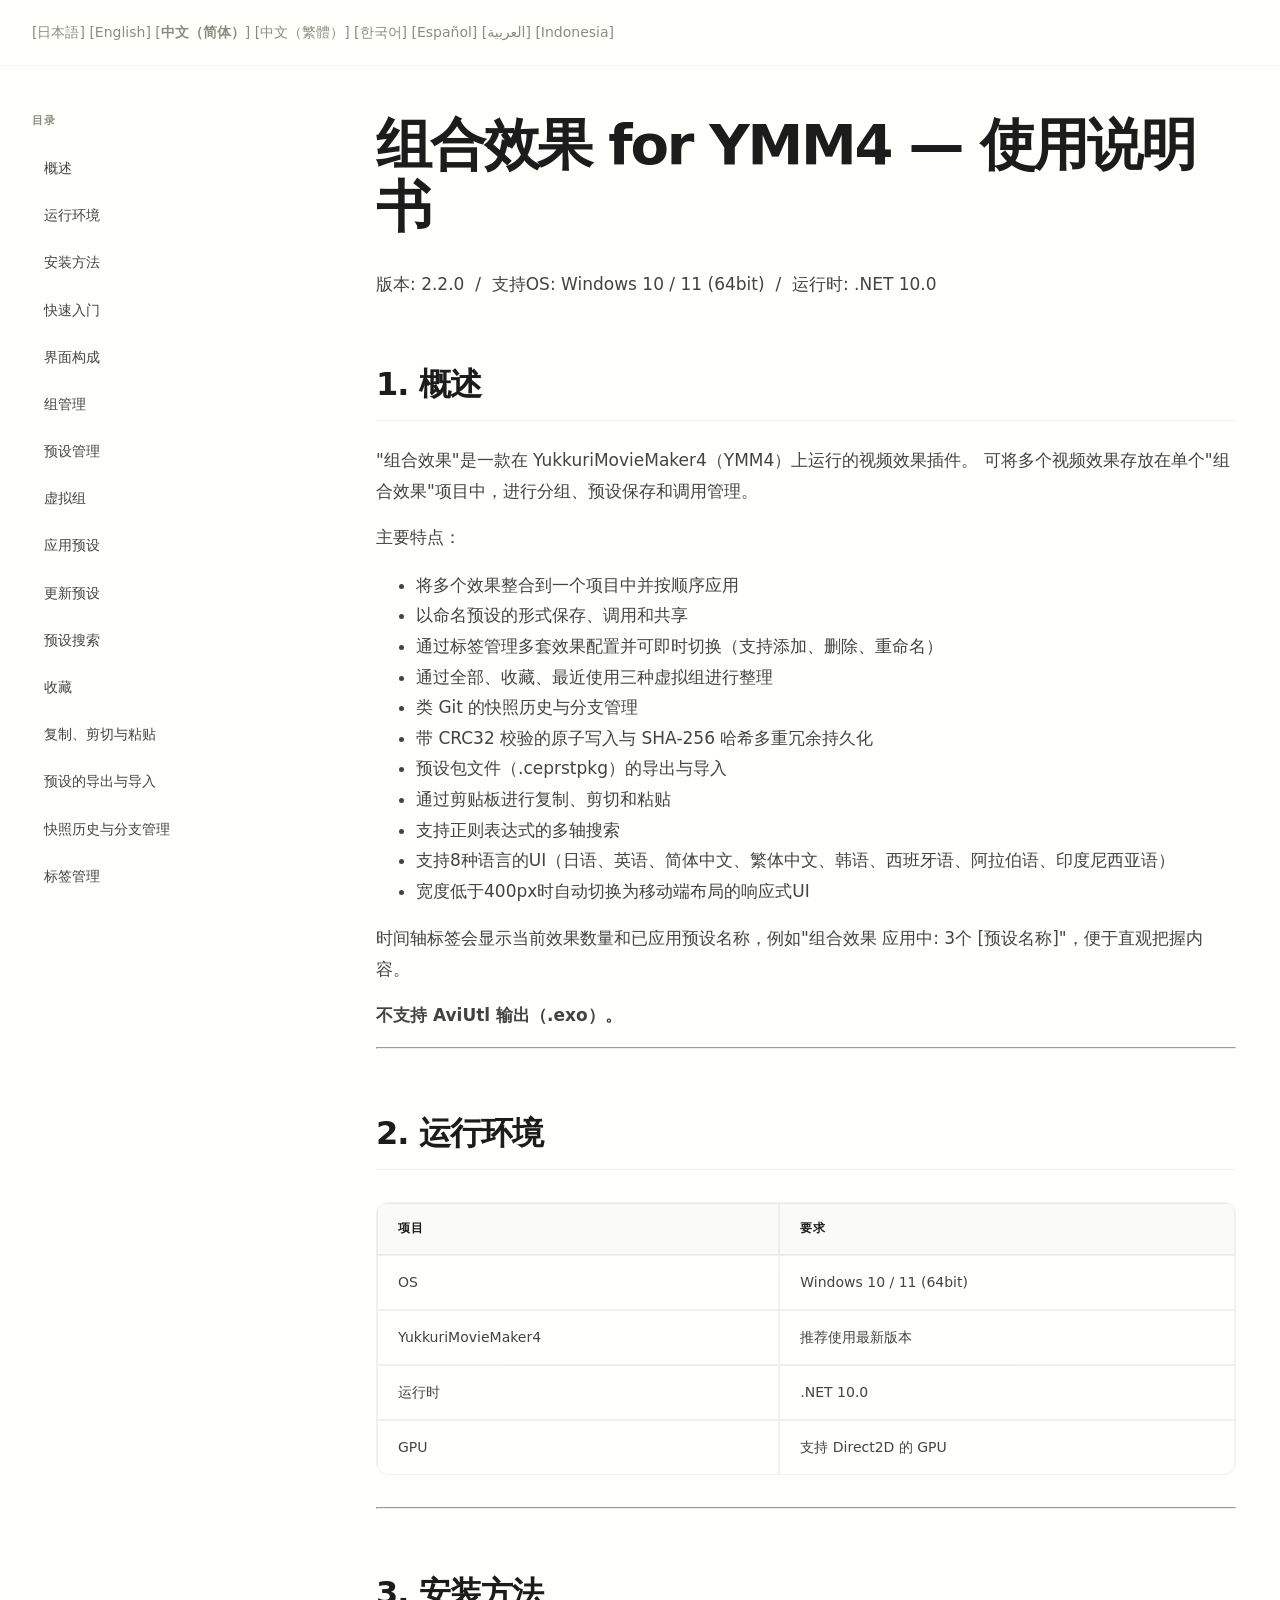
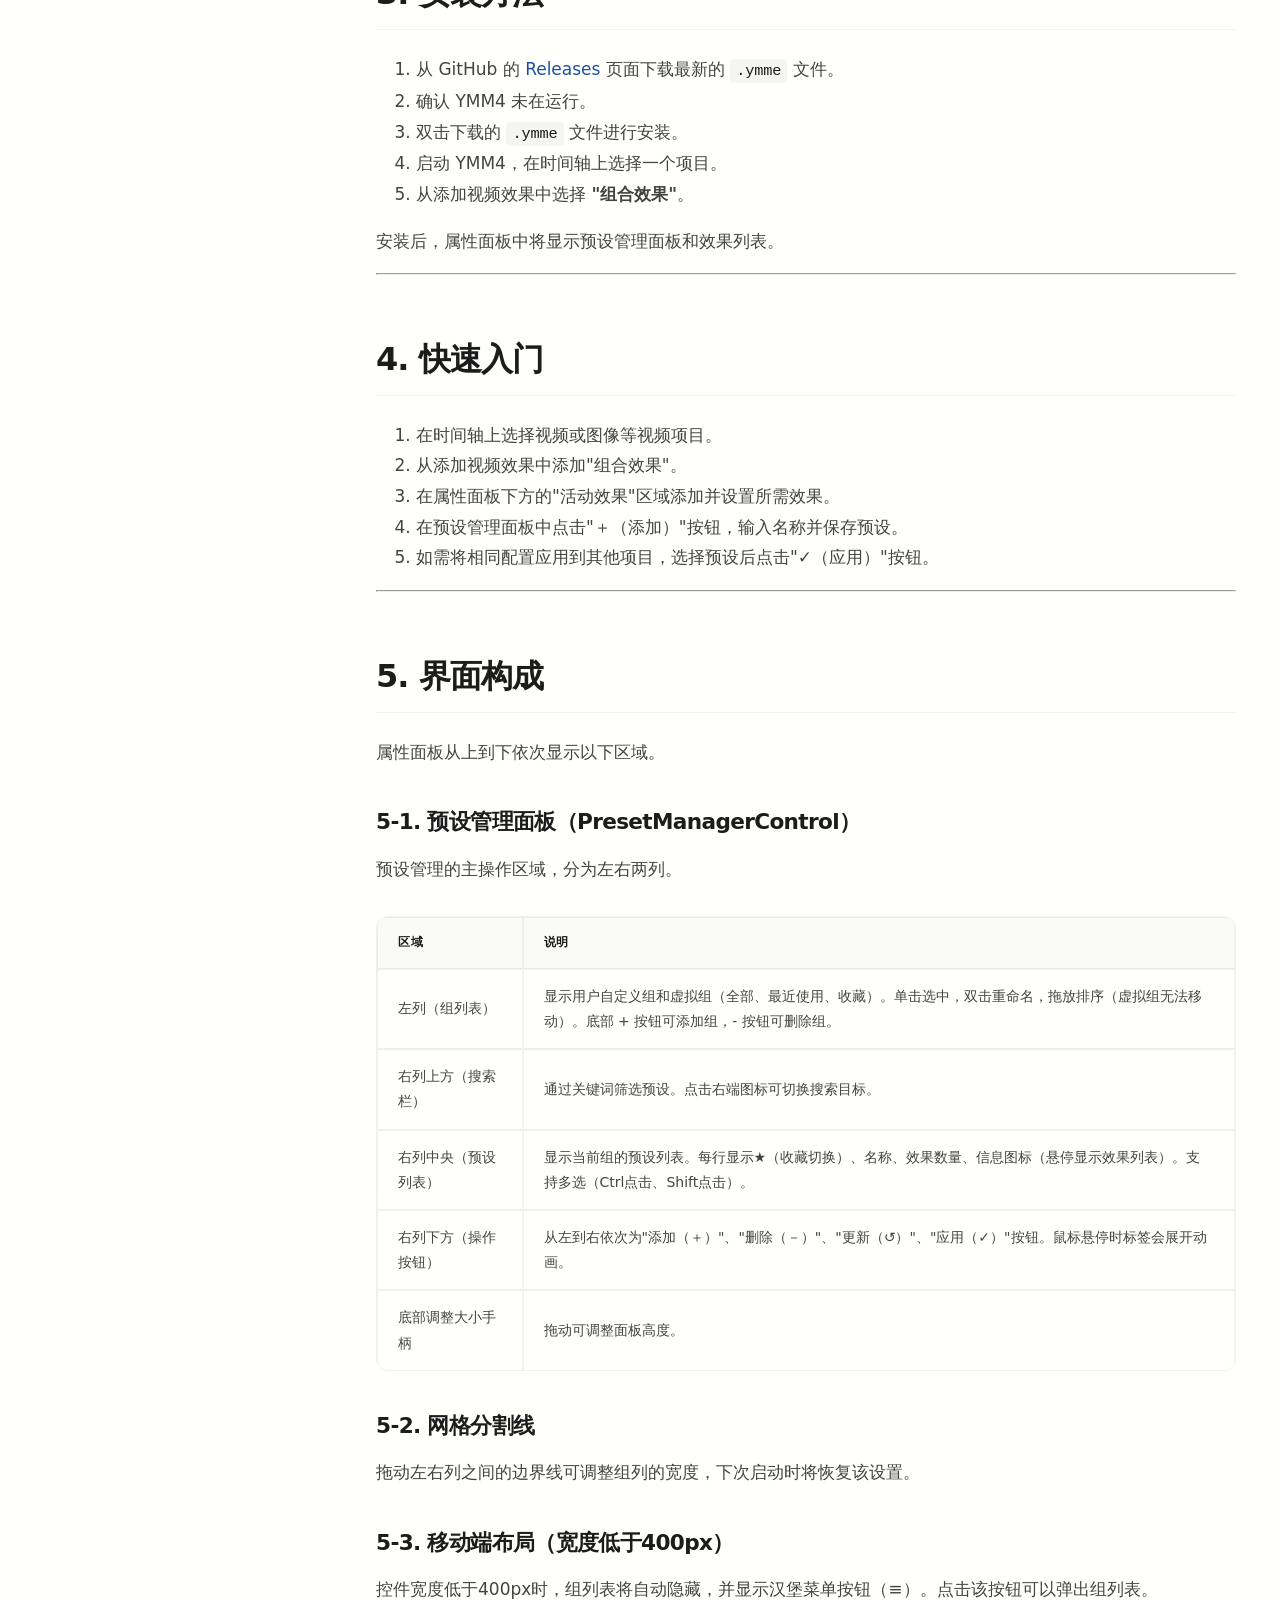
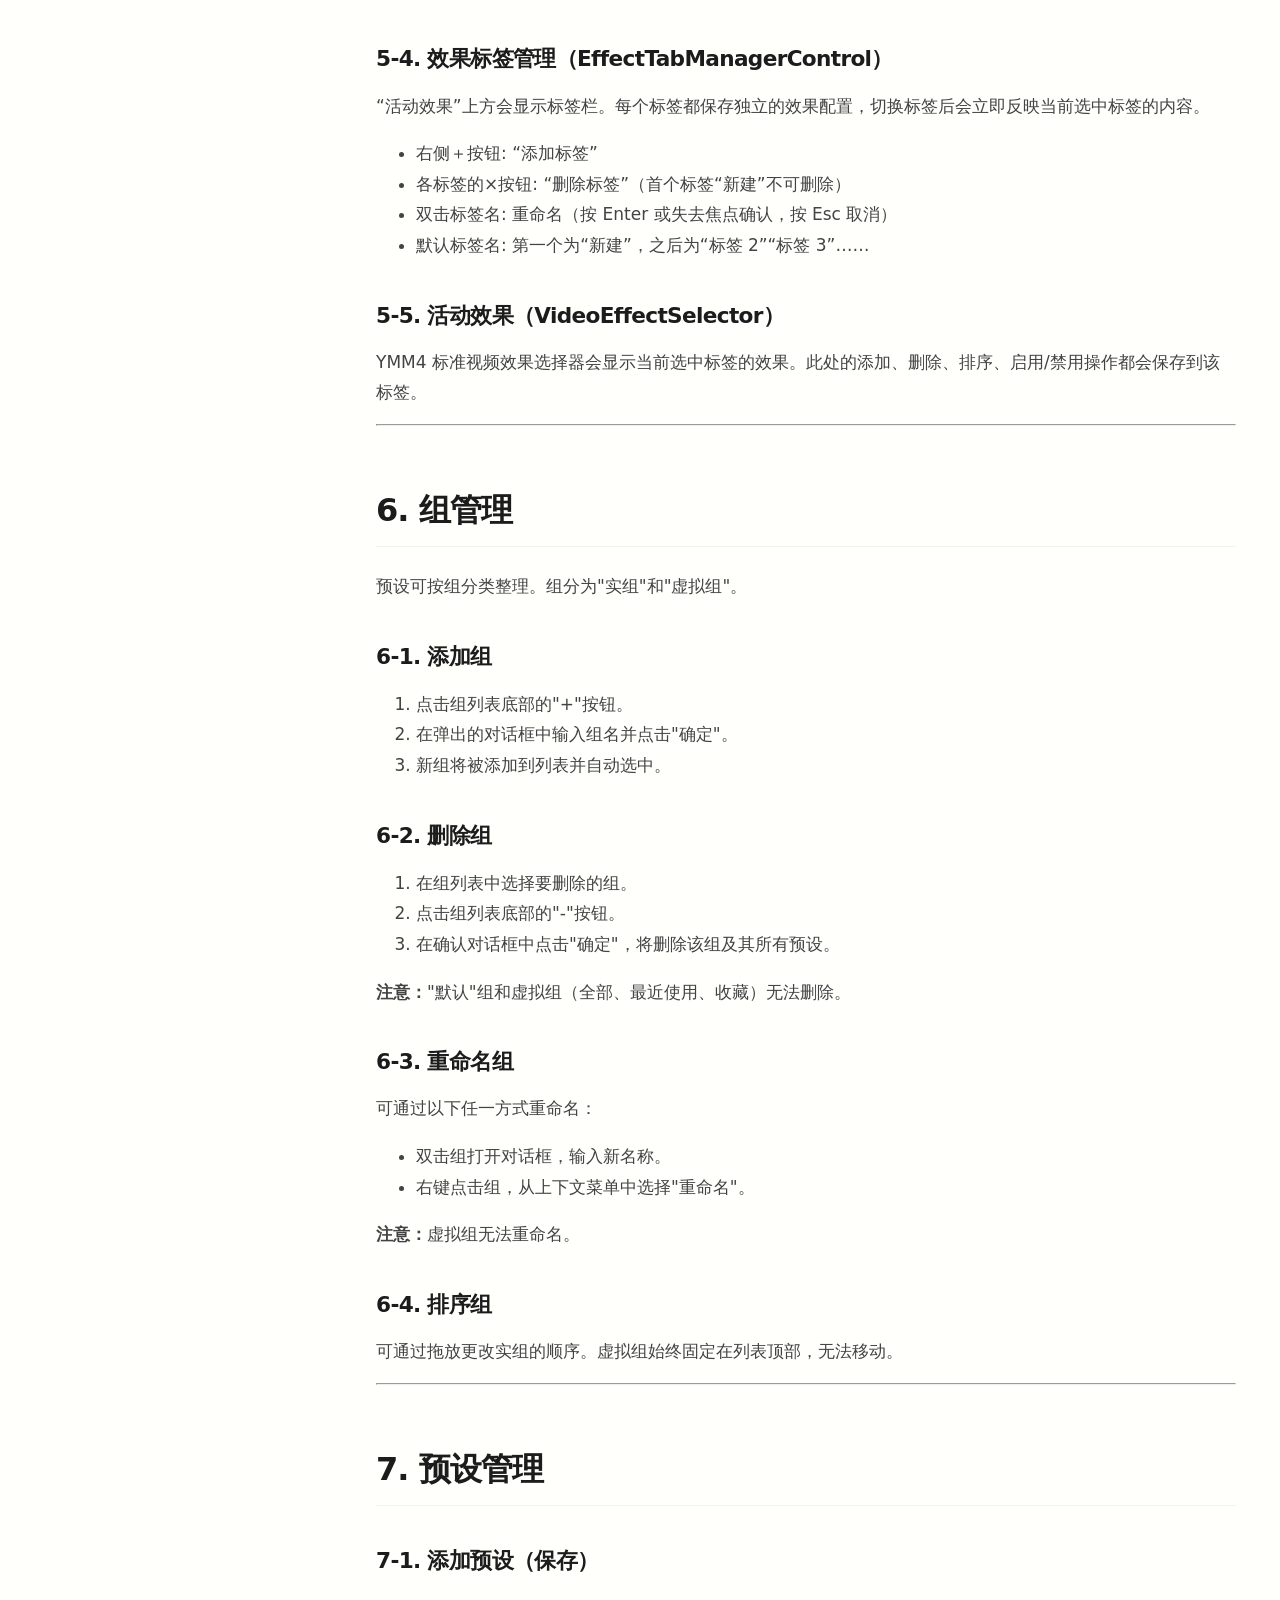
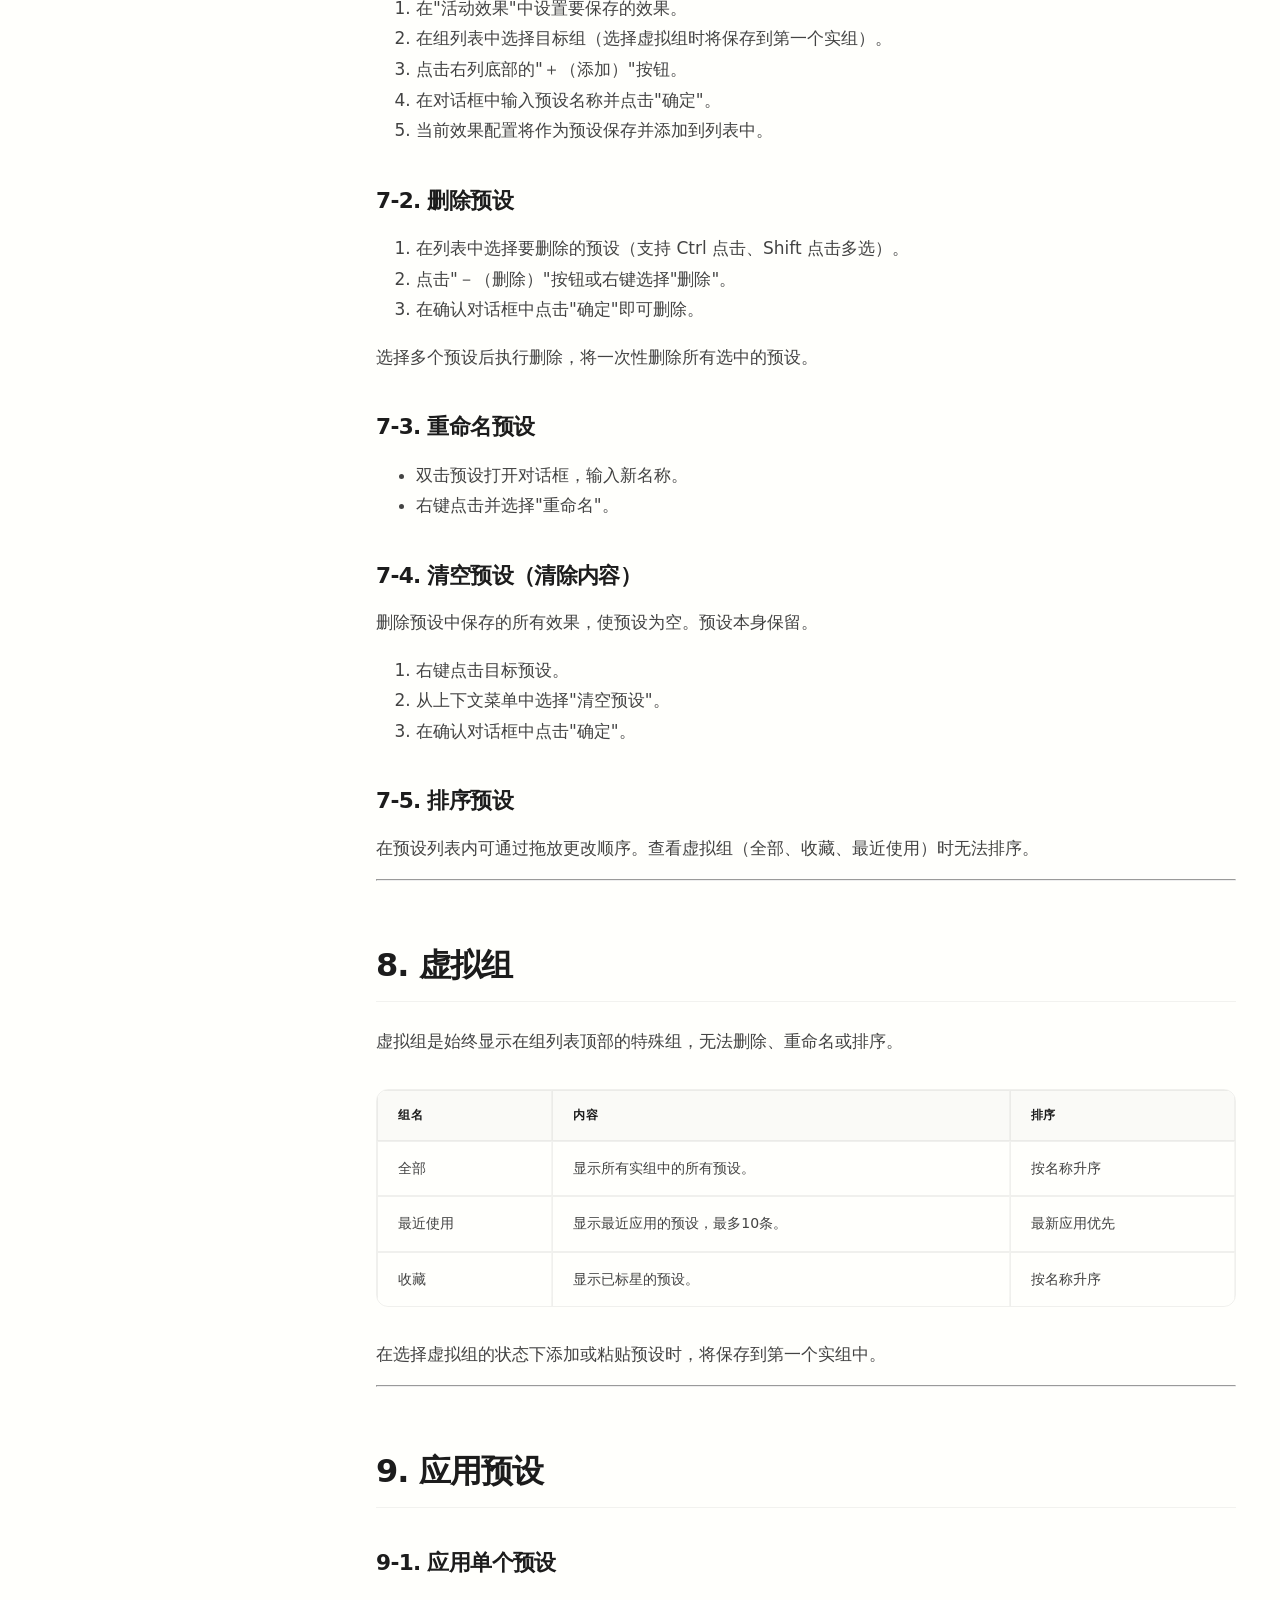
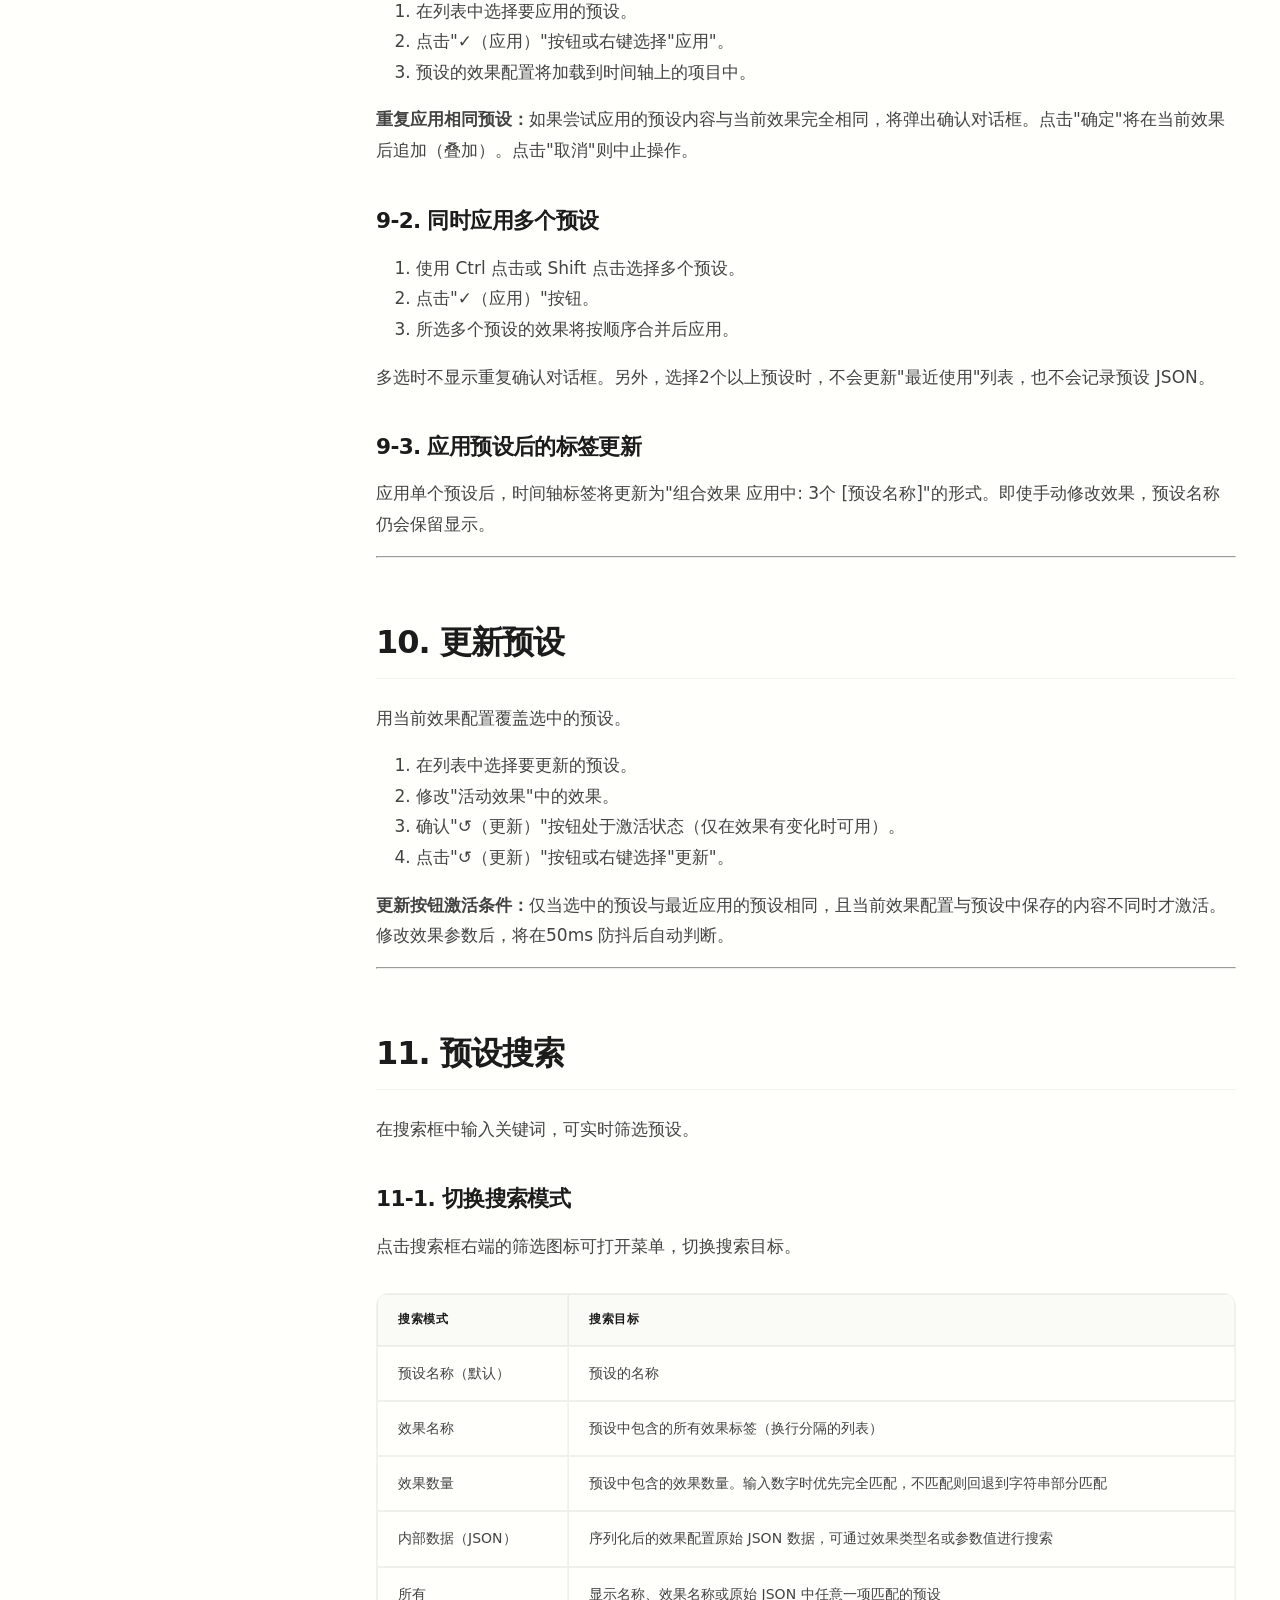
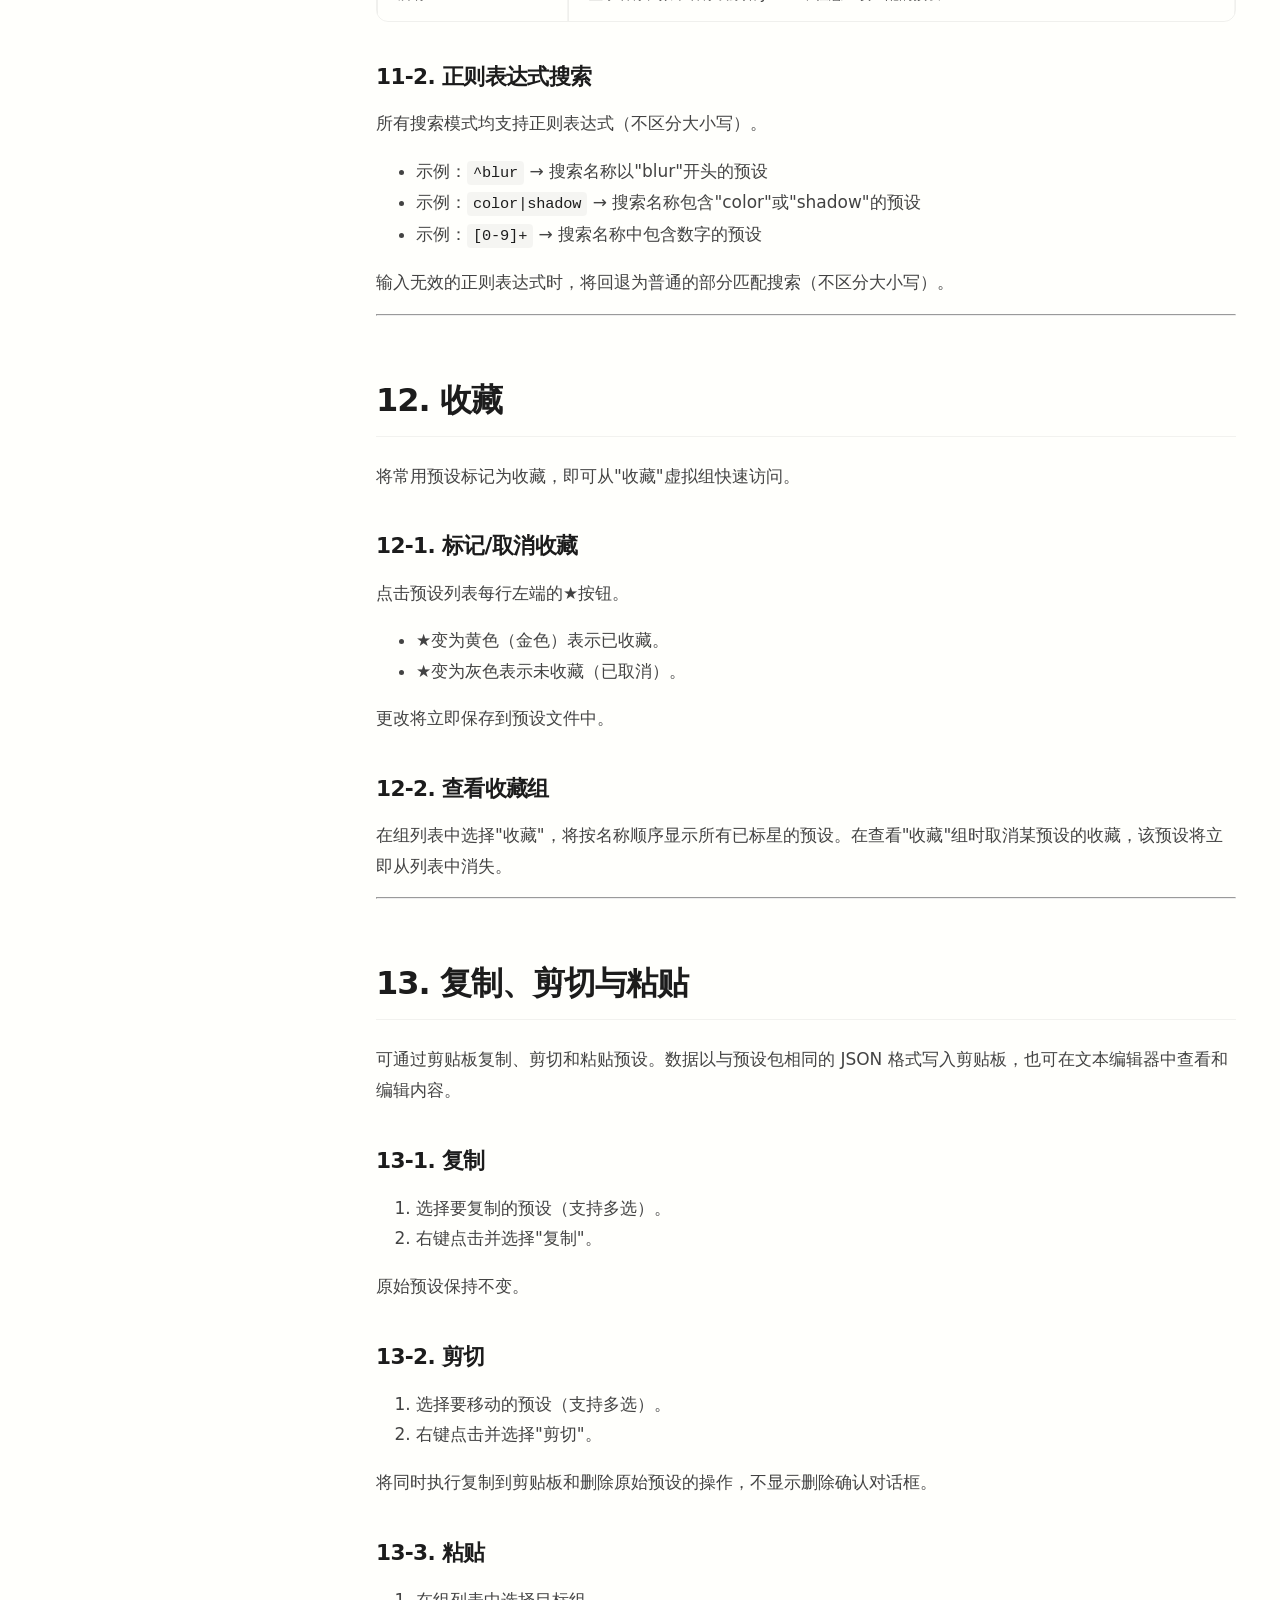
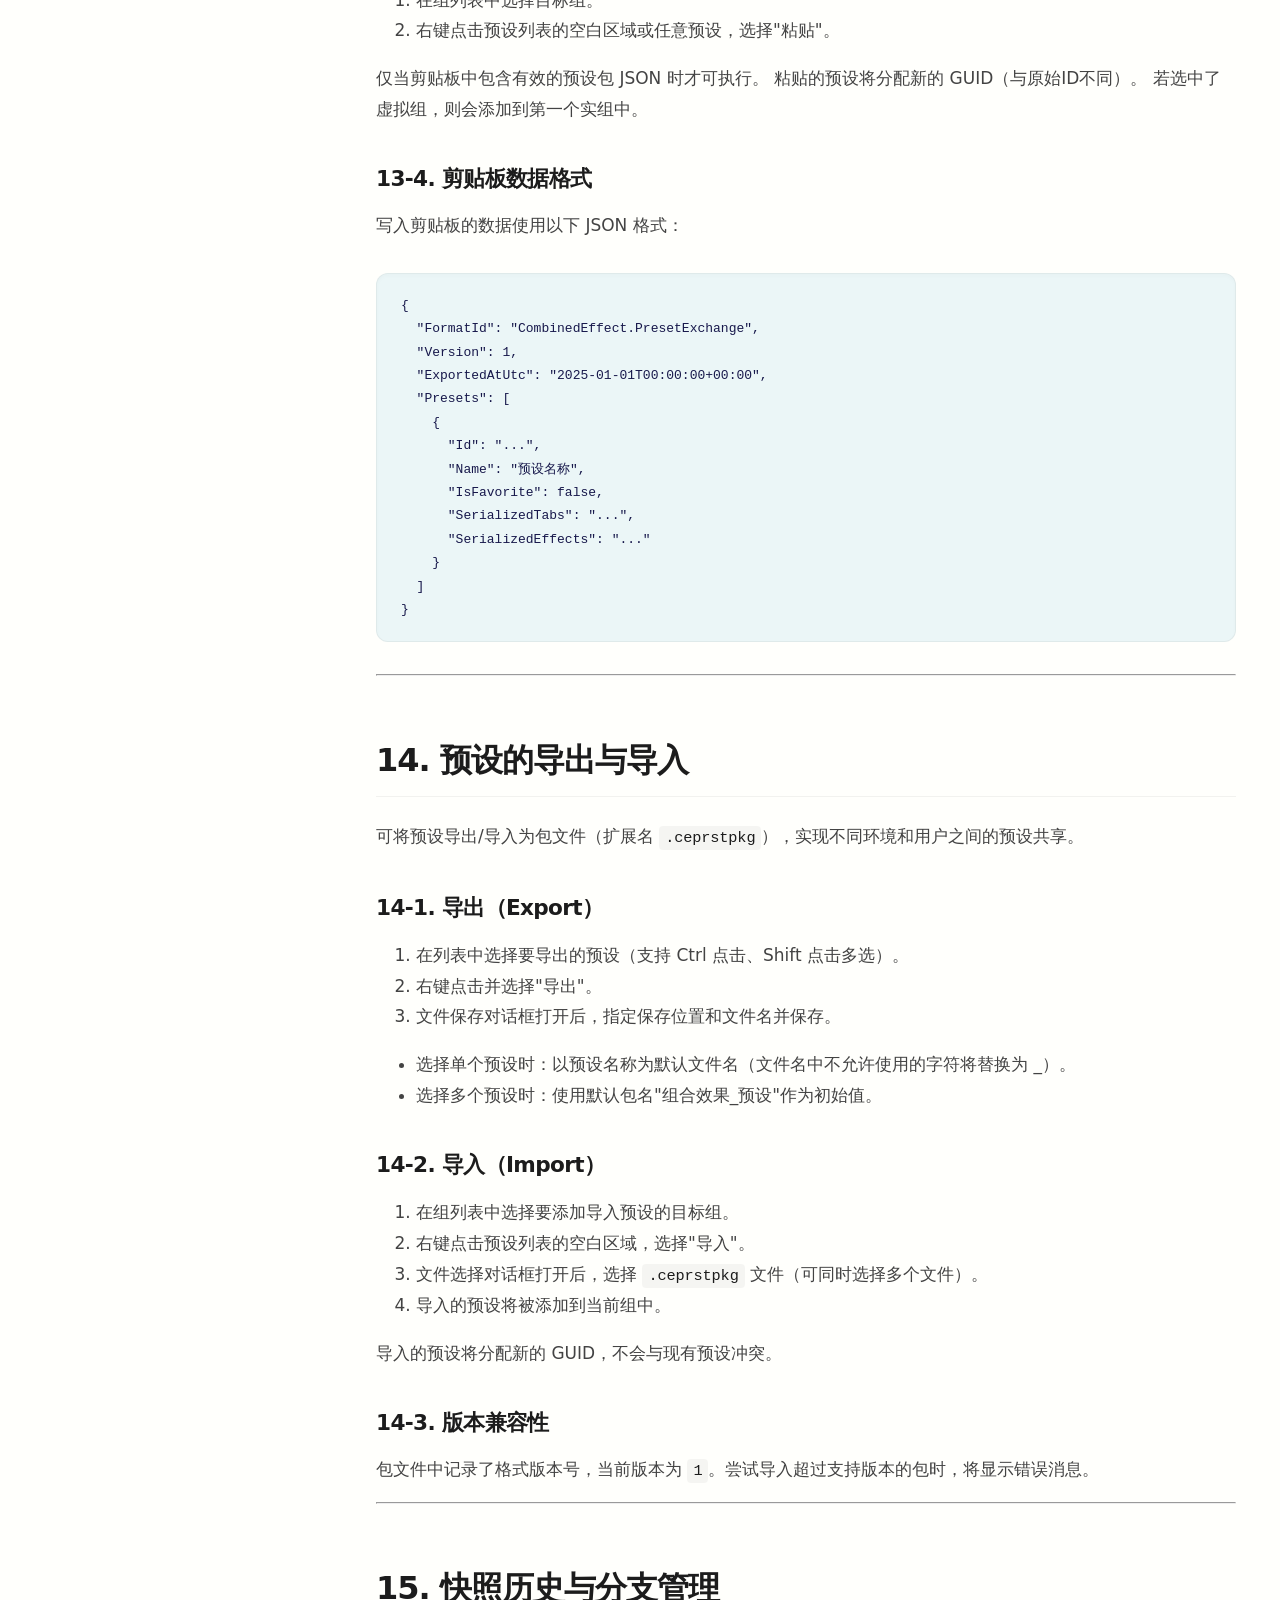
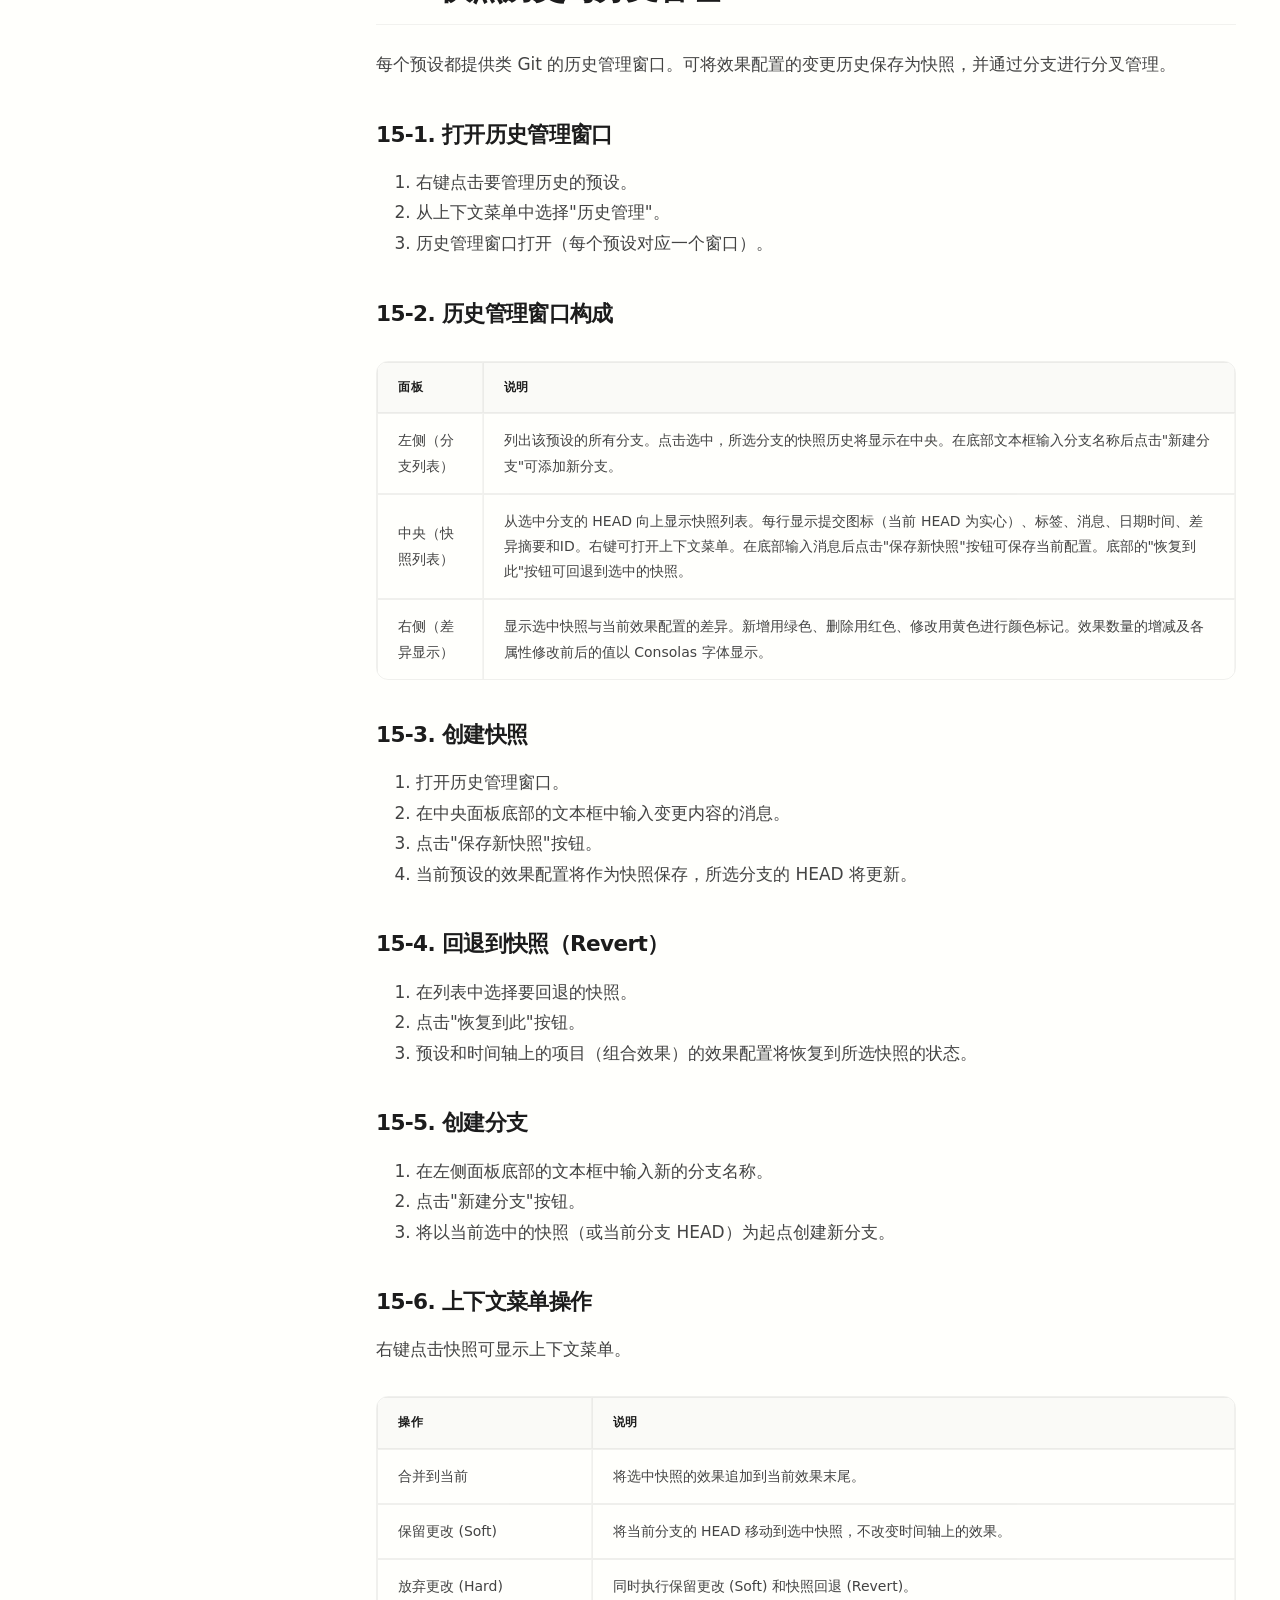
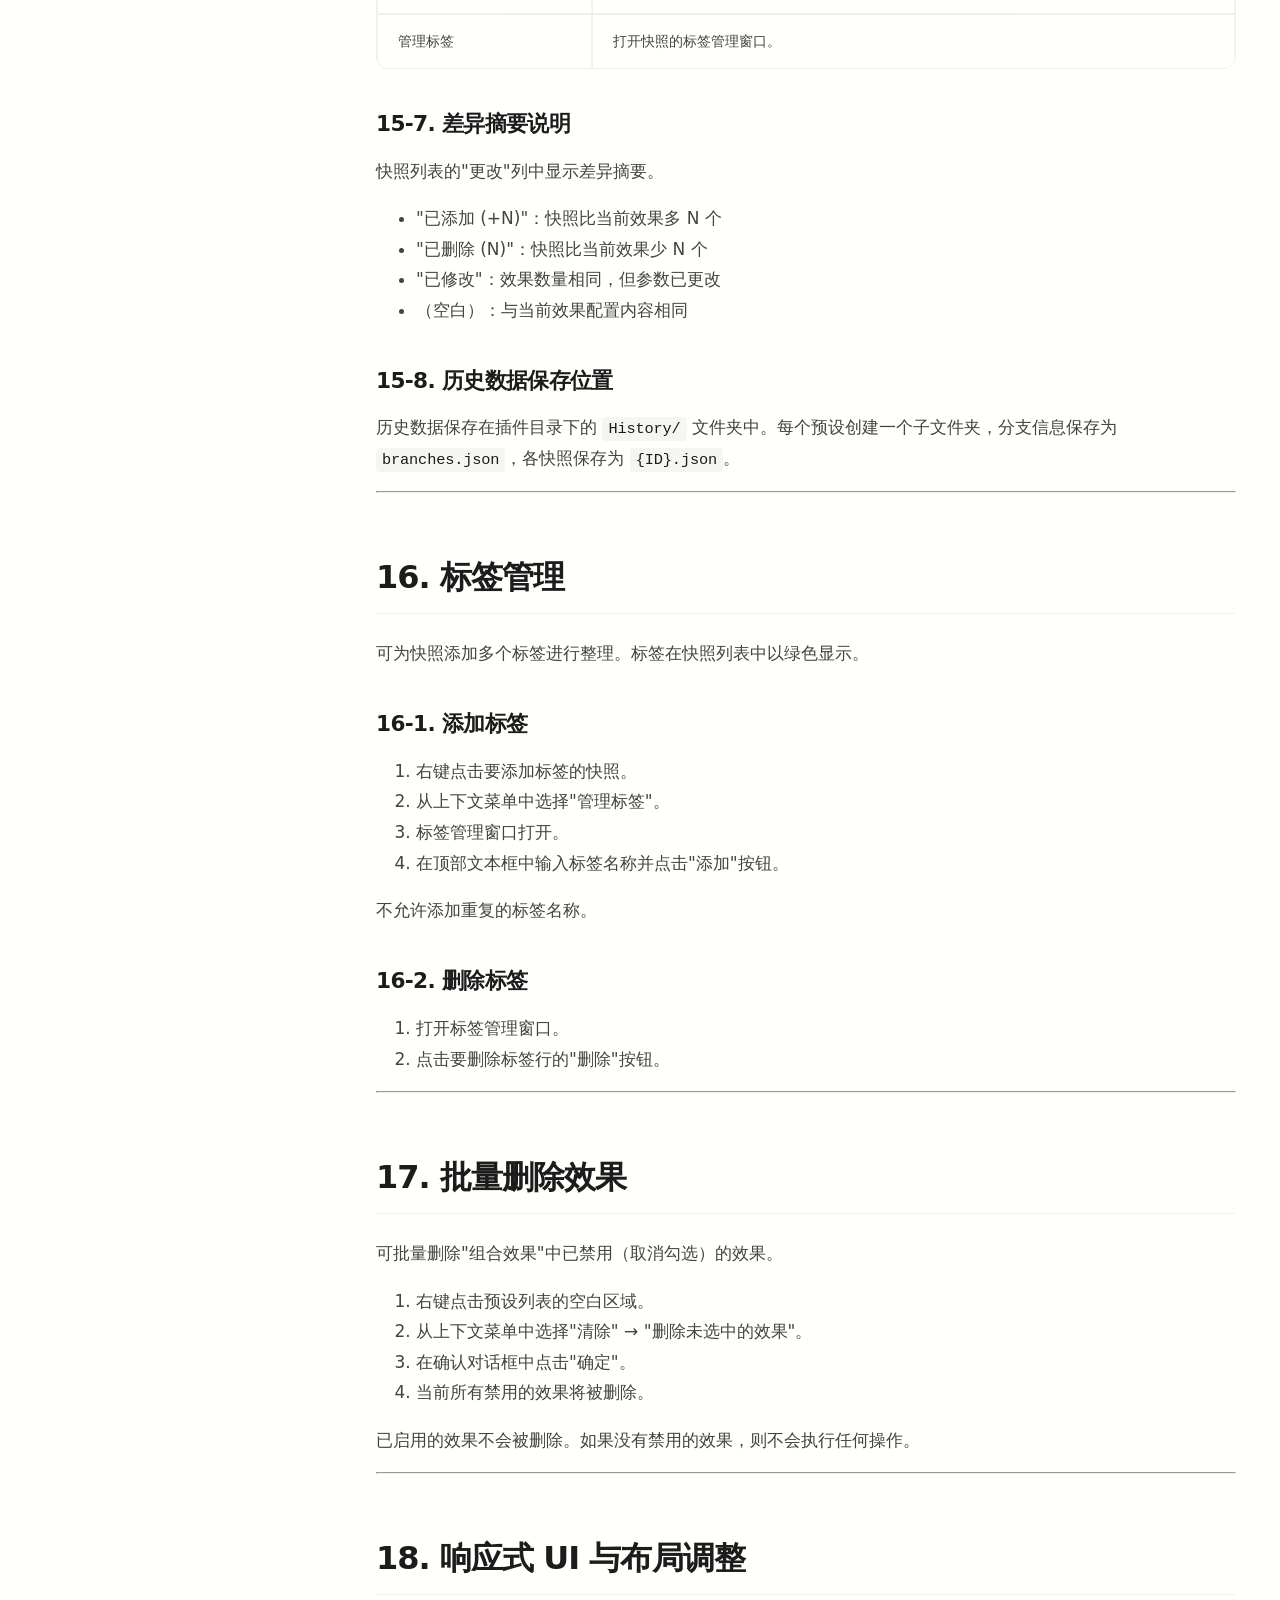
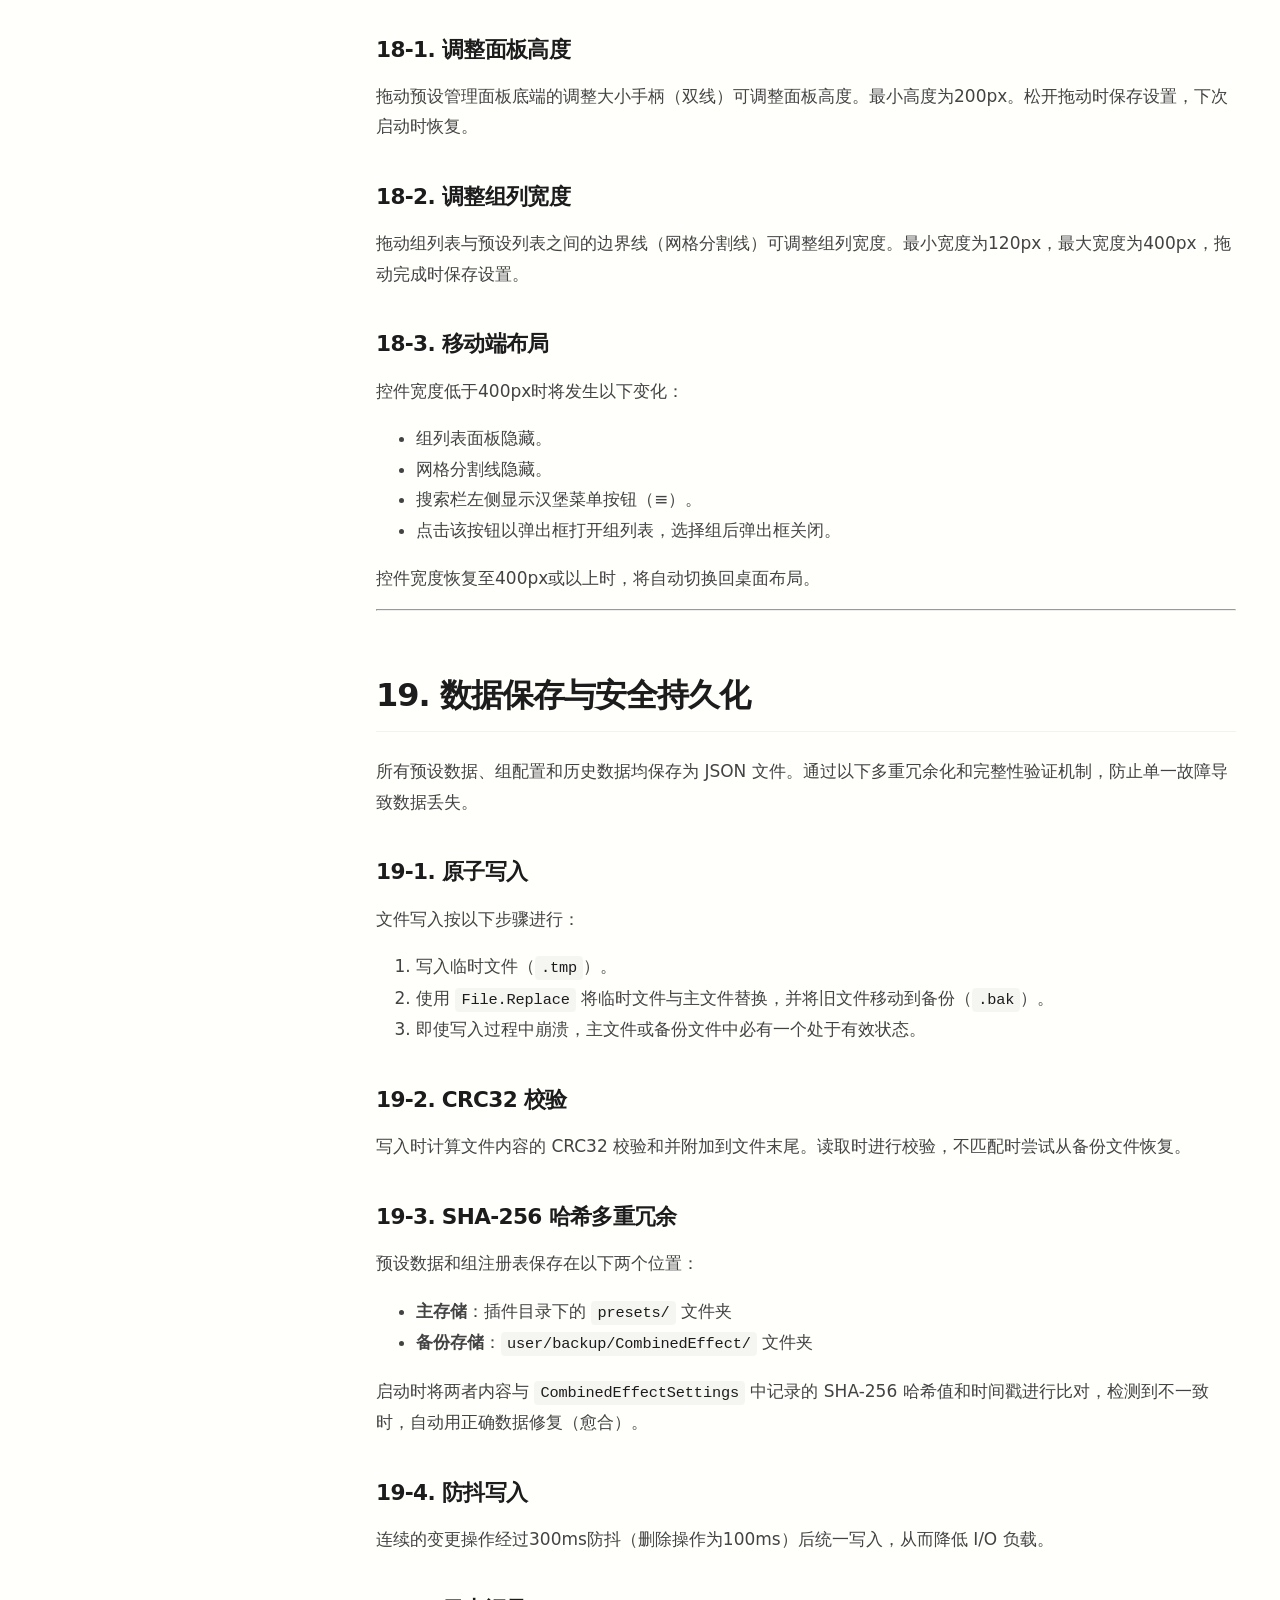
<file: docs/index_zh-cn.htm>
<!DOCTYPE html>
<html lang="zh-CN">
<head>
<meta charset="UTF-8">
<meta name="viewport" content="width=device-width, initial-scale=1.0">
<link rel="stylesheet" href="style.css">
<title>组合效果 使用说明书</title>
</head>
<body>

<header class="site-header">
  <div class="lang-nav container">
    <p>
[<a href="index.htm">日本語</a>]
[<a href="index_en.htm">English</a>]
[<strong>中文（简体）</strong>]
[<a href="index_zh-tw.htm">中文（繁體）</a>]
[<a href="index_ko.htm">한국어</a>]
[<a href="index_es.htm">Español</a>]
[<a href="index_ar.htm">العربية</a>]
[<a href="index_id.htm">Indonesia</a>]
</p>
  </div>
</header>

<div class="layout-wrapper container">
  <nav class="sidebar">
    <h2>目录</h2>
<ol>
  <li><a href="#overview">概述</a></li>
  <li><a href="#requirements">运行环境</a></li>
  <li><a href="#install">安装方法</a></li>
  <li><a href="#quickstart">快速入门</a></li>
  <li><a href="#ui">界面构成</a></li>
  <li><a href="#groups">组管理</a></li>
  <li><a href="#presets">预设管理</a></li>
  <li><a href="#virtual-groups">虚拟组</a></li>
  <li><a href="#apply">应用预设</a></li>
  <li><a href="#update">更新预设</a></li>
  <li><a href="#search">预设搜索</a></li>
  <li><a href="#favorite">收藏</a></li>
  <li><a href="#clipboard">复制、剪切与粘贴</a></li>
  <li><a href="#exchange">预设的导出与导入</a></li>
  <li><a href="#history">快照历史与分支管理</a></li>
  <li><a href="#tags">标签管理</a></li>
  <li><a href="#clear">批量删除效果</a></li>
  <li><a href="#responsive">响应式 UI 与布局调整</a></li>
  <li><a href="#persistence">数据保存与安全持久化</a></li>
  <li><a href="#migration">从旧版本迁移</a></li>
  <li><a href="#files">文件与文件夹结构</a></li>
  <li><a href="#multilang">多语言支持</a></li>
  <li><a href="#params">参数说明</a></li>
  <li><a href="#operations">操作速查表</a></li>
  <li><a href="#caution">注意事项</a></li>
  <li><a href="#license">免责声明与许可证</a></li>
</ol>
  </nav>

  <main class="main-content">
    <div class="page-title">
      <h1>组合效果 for YMM4 — 使用说明书</h1>
      <p>版本: 2.2.0 &nbsp;/&nbsp; 支持OS: Windows 10 / 11 (64bit) &nbsp;/&nbsp; 运行时: .NET 10.0</p>
    </div>
    
    <div class="content-body">
      <h2 id="overview">1. 概述</h2>
<p>
"组合效果"是一款在 YukkuriMovieMaker4（YMM4）上运行的视频效果插件。
可将多个视频效果存放在单个"组合效果"项目中，进行分组、预设保存和调用管理。
</p>
<p>主要特点：</p>
<ul>
  <li>将多个效果整合到一个项目中并按顺序应用</li>
  <li>以命名预设的形式保存、调用和共享</li>
  <li>通过标签管理多套效果配置并可即时切换（支持添加、删除、重命名）</li>
  <li>通过全部、收藏、最近使用三种虚拟组进行整理</li>
  <li>类 Git 的快照历史与分支管理</li>
  <li>带 CRC32 校验的原子写入与 SHA-256 哈希多重冗余持久化</li>
  <li>预设包文件（.ceprstpkg）的导出与导入</li>
  <li>通过剪贴板进行复制、剪切和粘贴</li>
  <li>支持正则表达式的多轴搜索</li>
  <li>支持8种语言的UI（日语、英语、简体中文、繁体中文、韩语、西班牙语、阿拉伯语、印度尼西亚语）</li>
  <li>宽度低于400px时自动切换为移动端布局的响应式UI</li>
</ul>
<p>
时间轴标签会显示当前效果数量和已应用预设名称，例如"组合效果 应用中: 3个 [预设名称]"，便于直观把握内容。
</p>
<p>
<strong>不支持 AviUtl 输出（.exo）。</strong>
</p>
<hr>

<h2 id="requirements">2. 运行环境</h2>
<table border="1" cellpadding="6" cellspacing="0">
  <tr><th>项目</th><th>要求</th></tr>
  <tr><td>OS</td><td>Windows 10 / 11 (64bit)</td></tr>
  <tr><td>YukkuriMovieMaker4</td><td>推荐使用最新版本</td></tr>
  <tr><td>运行时</td><td>.NET 10.0</td></tr>
  <tr><td>GPU</td><td>支持 Direct2D 的 GPU</td></tr>
</table>
<hr>

<h2 id="install">3. 安装方法</h2>
<ol>
  <li>从 GitHub 的 <a href="https://github.com/routersys/YMM4-CombinedEffect/releases">Releases</a> 页面下载最新的 <code>.ymme</code> 文件。</li>
  <li>确认 YMM4 未在运行。</li>
  <li>双击下载的 <code>.ymme</code> 文件进行安装。</li>
  <li>启动 YMM4，在时间轴上选择一个项目。</li>
  <li>从添加视频效果中选择 <strong>"组合效果"</strong>。</li>
</ol>
<p>安装后，属性面板中将显示预设管理面板和效果列表。</p>
<hr>

<h2 id="quickstart">4. 快速入门</h2>
<ol>
  <li>在时间轴上选择视频或图像等视频项目。</li>
  <li>从添加视频效果中添加"组合效果"。</li>
  <li>在属性面板下方的"活动效果"区域添加并设置所需效果。</li>
  <li>在预设管理面板中点击"＋（添加）"按钮，输入名称并保存预设。</li>
  <li>如需将相同配置应用到其他项目，选择预设后点击"✓（应用）"按钮。</li>
</ol>
<hr>

<h2 id="ui">5. 界面构成</h2>
<p>属性面板从上到下依次显示以下区域。</p>

<h3>5-1. 预设管理面板（PresetManagerControl）</h3>
<p>预设管理的主操作区域，分为左右两列。</p>
<table border="1" cellpadding="6" cellspacing="0">
  <tr><th>区域</th><th>说明</th></tr>
  <tr><td>左列（组列表）</td><td>显示用户自定义组和虚拟组（全部、最近使用、收藏）。单击选中，双击重命名，拖放排序（虚拟组无法移动）。底部 + 按钮可添加组，- 按钮可删除组。</td></tr>
  <tr><td>右列上方（搜索栏）</td><td>通过关键词筛选预设。点击右端图标可切换搜索目标。</td></tr>
  <tr><td>右列中央（预设列表）</td><td>显示当前组的预设列表。每行显示★（收藏切换）、名称、效果数量、信息图标（悬停显示效果列表）。支持多选（Ctrl点击、Shift点击）。</td></tr>
  <tr><td>右列下方（操作按钮）</td><td>从左到右依次为"添加（＋）"、"删除（－）"、"更新（↺）"、"应用（✓）"按钮。鼠标悬停时标签会展开动画。</td></tr>
  <tr><td>底部调整大小手柄</td><td>拖动可调整面板高度。</td></tr>
</table>

<h3>5-2. 网格分割线</h3>
<p>拖动左右列之间的边界线可调整组列的宽度，下次启动时将恢复该设置。</p>

<h3>5-3. 移动端布局（宽度低于400px）</h3>
<p>控件宽度低于400px时，组列表将自动隐藏，并显示汉堡菜单按钮（≡）。点击该按钮可以弹出组列表。</p>

<h3>5-4. 效果标签管理（EffectTabManagerControl）</h3>
<p>“活动效果”上方会显示标签栏。每个标签都保存独立的效果配置，切换标签后会立即反映当前选中标签的内容。</p>
<ul>
  <li>右侧＋按钮: “添加标签”</li>
  <li>各标签的×按钮: “删除标签”（首个标签“新建”不可删除）</li>
  <li>双击标签名: 重命名（按 Enter 或失去焦点确认，按 Esc 取消）</li>
  <li>默认标签名: 第一个为“新建”，之后为“标签 2”“标签 3”……</li>
</ul>

<h3>5-5. 活动效果（VideoEffectSelector）</h3>
<p>YMM4 标准视频效果选择器会显示当前选中标签的效果。此处的添加、删除、排序、启用/禁用操作都会保存到该标签。</p>
<hr>

<h2 id="groups">6. 组管理</h2>
<p>预设可按组分类整理。组分为"实组"和"虚拟组"。</p>

<h3>6-1. 添加组</h3>
<ol>
  <li>点击组列表底部的"+"按钮。</li>
  <li>在弹出的对话框中输入组名并点击"确定"。</li>
  <li>新组将被添加到列表并自动选中。</li>
</ol>

<h3>6-2. 删除组</h3>
<ol>
  <li>在组列表中选择要删除的组。</li>
  <li>点击组列表底部的"-"按钮。</li>
  <li>在确认对话框中点击"确定"，将删除该组及其所有预设。</li>
</ol>
<p><strong>注意：</strong>"默认"组和虚拟组（全部、最近使用、收藏）无法删除。</p>

<h3>6-3. 重命名组</h3>
<p>可通过以下任一方式重命名：</p>
<ul>
  <li>双击组打开对话框，输入新名称。</li>
  <li>右键点击组，从上下文菜单中选择"重命名"。</li>
</ul>
<p><strong>注意：</strong>虚拟组无法重命名。</p>

<h3>6-4. 排序组</h3>
<p>可通过拖放更改实组的顺序。虚拟组始终固定在列表顶部，无法移动。</p>
<hr>

<h2 id="presets">7. 预设管理</h2>

<h3>7-1. 添加预设（保存）</h3>
<ol>
  <li>在"活动效果"中设置要保存的效果。</li>
  <li>在组列表中选择目标组（选择虚拟组时将保存到第一个实组）。</li>
  <li>点击右列底部的"＋（添加）"按钮。</li>
  <li>在对话框中输入预设名称并点击"确定"。</li>
  <li>当前效果配置将作为预设保存并添加到列表中。</li>
</ol>

<h3>7-2. 删除预设</h3>
<ol>
  <li>在列表中选择要删除的预设（支持 Ctrl 点击、Shift 点击多选）。</li>
  <li>点击"－（删除）"按钮或右键选择"删除"。</li>
  <li>在确认对话框中点击"确定"即可删除。</li>
</ol>
<p>选择多个预设后执行删除，将一次性删除所有选中的预设。</p>

<h3>7-3. 重命名预设</h3>
<ul>
  <li>双击预设打开对话框，输入新名称。</li>
  <li>右键点击并选择"重命名"。</li>
</ul>

<h3>7-4. 清空预设（清除内容）</h3>
<p>删除预设中保存的所有效果，使预设为空。预设本身保留。</p>
<ol>
  <li>右键点击目标预设。</li>
  <li>从上下文菜单中选择"清空预设"。</li>
  <li>在确认对话框中点击"确定"。</li>
</ol>

<h3>7-5. 排序预设</h3>
<p>在预设列表内可通过拖放更改顺序。查看虚拟组（全部、收藏、最近使用）时无法排序。</p>
<hr>

<h2 id="virtual-groups">8. 虚拟组</h2>
<p>虚拟组是始终显示在组列表顶部的特殊组，无法删除、重命名或排序。</p>
<table border="1" cellpadding="6" cellspacing="0">
  <tr><th>组名</th><th>内容</th><th>排序</th></tr>
  <tr><td>全部</td><td>显示所有实组中的所有预设。</td><td>按名称升序</td></tr>
  <tr><td>最近使用</td><td>显示最近应用的预设，最多10条。</td><td>最新应用优先</td></tr>
  <tr><td>收藏</td><td>显示已标星的预设。</td><td>按名称升序</td></tr>
</table>
<p>在选择虚拟组的状态下添加或粘贴预设时，将保存到第一个实组中。</p>
<hr>

<h2 id="apply">9. 应用预设</h2>

<h3>9-1. 应用单个预设</h3>
<ol>
  <li>在列表中选择要应用的预设。</li>
  <li>点击"✓（应用）"按钮或右键选择"应用"。</li>
  <li>预设的效果配置将加载到时间轴上的项目中。</li>
</ol>
<p><strong>重复应用相同预设：</strong>如果尝试应用的预设内容与当前效果完全相同，将弹出确认对话框。点击"确定"将在当前效果后追加（叠加）。点击"取消"则中止操作。</p>

<h3>9-2. 同时应用多个预设</h3>
<ol>
  <li>使用 Ctrl 点击或 Shift 点击选择多个预设。</li>
  <li>点击"✓（应用）"按钮。</li>
  <li>所选多个预设的效果将按顺序合并后应用。</li>
</ol>
<p>多选时不显示重复确认对话框。另外，选择2个以上预设时，不会更新"最近使用"列表，也不会记录预设 JSON。</p>

<h3>9-3. 应用预设后的标签更新</h3>
<p>应用单个预设后，时间轴标签将更新为"组合效果 应用中: 3个 [预设名称]"的形式。即使手动修改效果，预设名称仍会保留显示。</p>
<hr>

<h2 id="update">10. 更新预设</h2>
<p>用当前效果配置覆盖选中的预设。</p>
<ol>
  <li>在列表中选择要更新的预设。</li>
  <li>修改"活动效果"中的效果。</li>
  <li>确认"↺（更新）"按钮处于激活状态（仅在效果有变化时可用）。</li>
  <li>点击"↺（更新）"按钮或右键选择"更新"。</li>
</ol>
<p>
<strong>更新按钮激活条件：</strong>仅当选中的预设与最近应用的预设相同，且当前效果配置与预设中保存的内容不同时才激活。修改效果参数后，将在50ms 防抖后自动判断。
</p>
<hr>

<h2 id="search">11. 预设搜索</h2>
<p>在搜索框中输入关键词，可实时筛选预设。</p>

<h3>11-1. 切换搜索模式</h3>
<p>点击搜索框右端的筛选图标可打开菜单，切换搜索目标。</p>
<table border="1" cellpadding="6" cellspacing="0">
  <tr><th>搜索模式</th><th>搜索目标</th></tr>
  <tr><td>预设名称（默认）</td><td>预设的名称</td></tr>
  <tr><td>效果名称</td><td>预设中包含的所有效果标签（换行分隔的列表）</td></tr>
  <tr><td>效果数量</td><td>预设中包含的效果数量。输入数字时优先完全匹配，不匹配则回退到字符串部分匹配</td></tr>
  <tr><td>内部数据（JSON）</td><td>序列化后的效果配置原始 JSON 数据，可通过效果类型名或参数值进行搜索</td></tr>
  <tr><td>所有</td><td>显示名称、效果名称或原始 JSON 中任意一项匹配的预设</td></tr>
</table>

<h3>11-2. 正则表达式搜索</h3>
<p>所有搜索模式均支持正则表达式（不区分大小写）。</p>
<ul>
  <li>示例：<code>^blur</code> &rarr; 搜索名称以"blur"开头的预设</li>
  <li>示例：<code>color|shadow</code> &rarr; 搜索名称包含"color"或"shadow"的预设</li>
  <li>示例：<code>[0-9]+</code> &rarr; 搜索名称中包含数字的预设</li>
</ul>
<p>输入无效的正则表达式时，将回退为普通的部分匹配搜索（不区分大小写）。</p>
<hr>

<h2 id="favorite">12. 收藏</h2>
<p>将常用预设标记为收藏，即可从"收藏"虚拟组快速访问。</p>

<h3>12-1. 标记/取消收藏</h3>
<p>点击预设列表每行左端的★按钮。</p>
<ul>
  <li>★变为黄色（金色）表示已收藏。</li>
  <li>★变为灰色表示未收藏（已取消）。</li>
</ul>
<p>更改将立即保存到预设文件中。</p>

<h3>12-2. 查看收藏组</h3>
<p>在组列表中选择"收藏"，将按名称顺序显示所有已标星的预设。在查看"收藏"组时取消某预设的收藏，该预设将立即从列表中消失。</p>
<hr>

<h2 id="clipboard">13. 复制、剪切与粘贴</h2>
<p>可通过剪贴板复制、剪切和粘贴预设。数据以与预设包相同的 JSON 格式写入剪贴板，也可在文本编辑器中查看和编辑内容。</p>

<h3>13-1. 复制</h3>
<ol>
  <li>选择要复制的预设（支持多选）。</li>
  <li>右键点击并选择"复制"。</li>
</ol>
<p>原始预设保持不变。</p>

<h3>13-2. 剪切</h3>
<ol>
  <li>选择要移动的预设（支持多选）。</li>
  <li>右键点击并选择"剪切"。</li>
</ol>
<p>将同时执行复制到剪贴板和删除原始预设的操作，不显示删除确认对话框。</p>

<h3>13-3. 粘贴</h3>
<ol>
  <li>在组列表中选择目标组。</li>
  <li>右键点击预设列表的空白区域或任意预设，选择"粘贴"。</li>
</ol>
<p>
仅当剪贴板中包含有效的预设包 JSON 时才可执行。
粘贴的预设将分配新的 GUID（与原始ID不同）。
若选中了虚拟组，则会添加到第一个实组中。
</p>

<h3>13-4. 剪贴板数据格式</h3>
<p>写入剪贴板的数据使用以下 JSON 格式：</p>
<pre>
{
  "FormatId": "CombinedEffect.PresetExchange",
  "Version": 1,
  "ExportedAtUtc": "2025-01-01T00:00:00+00:00",
  "Presets": [
    {
      "Id": "...",
      "Name": "预设名称",
      "IsFavorite": false,
      "SerializedTabs": "...",
      "SerializedEffects": "..."
    }
  ]
}
</pre>
<hr>

<h2 id="exchange">14. 预设的导出与导入</h2>
<p>可将预设导出/导入为包文件（扩展名 <code>.ceprstpkg</code>），实现不同环境和用户之间的预设共享。</p>

<h3>14-1. 导出（Export）</h3>
<ol>
  <li>在列表中选择要导出的预设（支持 Ctrl 点击、Shift 点击多选）。</li>
  <li>右键点击并选择"导出"。</li>
  <li>文件保存对话框打开后，指定保存位置和文件名并保存。</li>
</ol>
<ul>
  <li>选择单个预设时：以预设名称为默认文件名（文件名中不允许使用的字符将替换为 _）。</li>
  <li>选择多个预设时：使用默认包名"组合效果_预设"作为初始值。</li>
</ul>

<h3>14-2. 导入（Import）</h3>
<ol>
  <li>在组列表中选择要添加导入预设的目标组。</li>
  <li>右键点击预设列表的空白区域，选择"导入"。</li>
  <li>文件选择对话框打开后，选择 <code>.ceprstpkg</code> 文件（可同时选择多个文件）。</li>
  <li>导入的预设将被添加到当前组中。</li>
</ol>
<p>导入的预设将分配新的 GUID，不会与现有预设冲突。</p>

<h3>14-3. 版本兼容性</h3>
<p>包文件中记录了格式版本号，当前版本为 <code>1</code>。尝试导入超过支持版本的包时，将显示错误消息。</p>
<hr>

<h2 id="history">15. 快照历史与分支管理</h2>
<p>每个预设都提供类 Git 的历史管理窗口。可将效果配置的变更历史保存为快照，并通过分支进行分叉管理。</p>

<h3>15-1. 打开历史管理窗口</h3>
<ol>
  <li>右键点击要管理历史的预设。</li>
  <li>从上下文菜单中选择"历史管理"。</li>
  <li>历史管理窗口打开（每个预设对应一个窗口）。</li>
</ol>

<h3>15-2. 历史管理窗口构成</h3>
<table border="1" cellpadding="6" cellspacing="0">
  <tr><th>面板</th><th>说明</th></tr>
  <tr><td>左侧（分支列表）</td><td>列出该预设的所有分支。点击选中，所选分支的快照历史将显示在中央。在底部文本框输入分支名称后点击"新建分支"可添加新分支。</td></tr>
  <tr><td>中央（快照列表）</td><td>从选中分支的 HEAD 向上显示快照列表。每行显示提交图标（当前 HEAD 为实心）、标签、消息、日期时间、差异摘要和ID。右键可打开上下文菜单。在底部输入消息后点击"保存新快照"按钮可保存当前配置。底部的"恢复到此"按钮可回退到选中的快照。</td></tr>
  <tr><td>右侧（差异显示）</td><td>显示选中快照与当前效果配置的差异。新增用绿色、删除用红色、修改用黄色进行颜色标记。效果数量的增减及各属性修改前后的值以 Consolas 字体显示。</td></tr>
</table>

<h3>15-3. 创建快照</h3>
<ol>
  <li>打开历史管理窗口。</li>
  <li>在中央面板底部的文本框中输入变更内容的消息。</li>
  <li>点击"保存新快照"按钮。</li>
  <li>当前预设的效果配置将作为快照保存，所选分支的 HEAD 将更新。</li>
</ol>

<h3>15-4. 回退到快照（Revert）</h3>
<ol>
  <li>在列表中选择要回退的快照。</li>
  <li>点击"恢复到此"按钮。</li>
  <li>预设和时间轴上的项目（组合效果）的效果配置将恢复到所选快照的状态。</li>
</ol>

<h3>15-5. 创建分支</h3>
<ol>
  <li>在左侧面板底部的文本框中输入新的分支名称。</li>
  <li>点击"新建分支"按钮。</li>
  <li>将以当前选中的快照（或当前分支 HEAD）为起点创建新分支。</li>
</ol>

<h3>15-6. 上下文菜单操作</h3>
<p>右键点击快照可显示上下文菜单。</p>
<table border="1" cellpadding="6" cellspacing="0">
  <tr><th>操作</th><th>说明</th></tr>
  <tr><td>合并到当前</td><td>将选中快照的效果追加到当前效果末尾。</td></tr>
  <tr><td>保留更改 (Soft)</td><td>将当前分支的 HEAD 移动到选中快照，不改变时间轴上的效果。</td></tr>
  <tr><td>放弃更改 (Hard)</td><td>同时执行保留更改 (Soft) 和快照回退 (Revert)。</td></tr>
  <tr><td>管理标签</td><td>打开快照的标签管理窗口。</td></tr>
</table>

<h3>15-7. 差异摘要说明</h3>
<p>快照列表的"更改"列中显示差异摘要。</p>
<ul>
  <li>"已添加 (+N)"：快照比当前效果多 N 个</li>
  <li>"已删除 (N)"：快照比当前效果少 N 个</li>
  <li>"已修改"：效果数量相同，但参数已更改</li>
  <li>（空白）：与当前效果配置内容相同</li>
</ul>

<h3>15-8. 历史数据保存位置</h3>
<p>历史数据保存在插件目录下的 <code>History/</code> 文件夹中。每个预设创建一个子文件夹，分支信息保存为 <code>branches.json</code>，各快照保存为 <code>{ID}.json</code>。</p>
<hr>

<h2 id="tags">16. 标签管理</h2>
<p>可为快照添加多个标签进行整理。标签在快照列表中以绿色显示。</p>

<h3>16-1. 添加标签</h3>
<ol>
  <li>右键点击要添加标签的快照。</li>
  <li>从上下文菜单中选择"管理标签"。</li>
  <li>标签管理窗口打开。</li>
  <li>在顶部文本框中输入标签名称并点击"添加"按钮。</li>
</ol>
<p>不允许添加重复的标签名称。</p>

<h3>16-2. 删除标签</h3>
<ol>
  <li>打开标签管理窗口。</li>
  <li>点击要删除标签行的"删除"按钮。</li>
</ol>
<hr>

<h2 id="clear">17. 批量删除效果</h2>
<p>可批量删除"组合效果"中已禁用（取消勾选）的效果。</p>
<ol>
  <li>右键点击预设列表的空白区域。</li>
  <li>从上下文菜单中选择"清除" &rarr; "删除未选中的效果"。</li>
  <li>在确认对话框中点击"确定"。</li>
  <li>当前所有禁用的效果将被删除。</li>
</ol>
<p>已启用的效果不会被删除。如果没有禁用的效果，则不会执行任何操作。</p>
<hr>

<h2 id="responsive">18. 响应式 UI 与布局调整</h2>

<h3>18-1. 调整面板高度</h3>
<p>拖动预设管理面板底端的调整大小手柄（双线）可调整面板高度。最小高度为200px。松开拖动时保存设置，下次启动时恢复。</p>

<h3>18-2. 调整组列宽度</h3>
<p>拖动组列表与预设列表之间的边界线（网格分割线）可调整组列宽度。最小宽度为120px，最大宽度为400px，拖动完成时保存设置。</p>

<h3>18-3. 移动端布局</h3>
<p>控件宽度低于400px时将发生以下变化：</p>
<ul>
  <li>组列表面板隐藏。</li>
  <li>网格分割线隐藏。</li>
  <li>搜索栏左侧显示汉堡菜单按钮（≡）。</li>
  <li>点击该按钮以弹出框打开组列表，选择组后弹出框关闭。</li>
</ul>
<p>控件宽度恢复至400px或以上时，将自动切换回桌面布局。</p>
<hr>

<h2 id="persistence">19. 数据保存与安全持久化</h2>
<p>所有预设数据、组配置和历史数据均保存为 JSON 文件。通过以下多重冗余化和完整性验证机制，防止单一故障导致数据丢失。</p>

<h3>19-1. 原子写入</h3>
<p>文件写入按以下步骤进行：</p>
<ol>
  <li>写入临时文件（<code>.tmp</code>）。</li>
  <li>使用 <code>File.Replace</code> 将临时文件与主文件替换，并将旧文件移动到备份（<code>.bak</code>）。</li>
  <li>即使写入过程中崩溃，主文件或备份文件中必有一个处于有效状态。</li>
</ol>

<h3>19-2. CRC32 校验</h3>
<p>写入时计算文件内容的 CRC32 校验和并附加到文件末尾。读取时进行校验，不匹配时尝试从备份文件恢复。</p>

<h3>19-3. SHA-256 哈希多重冗余</h3>
<p>预设数据和组注册表保存在以下两个位置：</p>
<ul>
  <li><strong>主存储</strong>：插件目录下的 <code>presets/</code> 文件夹</li>
  <li><strong>备份存储</strong>：<code>user/backup/CombinedEffect/</code> 文件夹</li>
</ul>
<p>启动时将两者内容与 <code>CombinedEffectSettings</code> 中记录的 SHA-256 哈希值和时间戳进行比对，检测到不一致时，自动用正确数据修复（愈合）。</p>

<h3>19-4. 防抖写入</h3>
<p>连续的变更操作经过300ms防抖（删除操作为100ms）后统一写入，从而降低 I/O 负载。</p>

<h3>19-5. 日志记录</h3>
<p>操作日志和错误日志保存在 <code>user/log/CombinedEffect/</code> 下。</p>
<ul>
  <li>日志文件超过 512 KB 时创建新文件。</li>
  <li>超过31天的日志文件将自动删除（每小时检查一次）。</li>
</ul>
<hr>

<h2 id="migration">20. 从旧版本迁移</h2>
<p>如果以下路径存在旧版本数据文件，首次启动时将自动执行迁移。</p>
<pre>%AppData%\YukkuriMovieMaker4\user\plugins\CombinedEffect\presets.json</pre>
<p>迁移完成后，旧文件将重命名为 <code>presets.json.migrated</code>。迁移失败时旧文件不会被删除。</p>
<p>迁移对象：</p>
<ul>
  <li>旧格式的组列表（相当于虚拟组"全部"和"收藏"的组将被排除）</li>
  <li>各组中的预设（名称、收藏状态、效果配置）</li>
</ul>
<hr>

<h2 id="files">21. 文件与文件夹结构</h2>
<table border="1" cellpadding="6" cellspacing="0">
  <tr><th>路径（相对于插件目录）</th><th>内容</th></tr>
  <tr><td><code>presets/</code></td><td>主预设数据保存文件夹</td></tr>
  <tr><td><code>presets/groups.json</code></td><td>组配置（组名和所属预设ID列表）</td></tr>
  <tr><td><code>presets/{GUID}.json</code></td><td>各预设数据（名称、收藏、效果配置JSON）</td></tr>
  <tr><td><code>presets/recent_ids.json</code></td><td>最近使用预设ID列表（最多10条）</td></tr>
  <tr><td><code>presets/UISettings.json</code></td><td>UI设置（面板高度、组列宽度）</td></tr>
  <tr><td><code>History/</code></td><td>快照历史数据保存文件夹</td></tr>
  <tr><td><code>History/{预设GUID}/branches.json</code></td><td>该预设的分支列表</td></tr>
  <tr><td><code>History/{预设GUID}/{快照GUID}.json</code></td><td>各快照数据</td></tr>
  <tr><td><code>user/backup/CombinedEffect/</code></td><td>备份存储（相对于YMM4安装目录）</td></tr>
  <tr><td><code>user/log/CombinedEffect/</code></td><td>日志文件保存文件夹（相对于YMM4安装目录）</td></tr>
</table>
<p>预设数据同时保存在主存储和备份存储中。丢失其中一方仍可从另一方恢复，但两者均丢失则无法恢复数据。</p>
<hr>

<h2 id="multilang">22. 多语言支持</h2>
<p>整个UI将根据 YMM4 的语言设置自动切换，无需额外配置。</p>
<table border="1" cellpadding="6" cellspacing="0">
  <tr><th>语言代码</th><th>语言</th></tr>
  <tr><td>ja-jp</td><td>日语</td></tr>
  <tr><td>en-us</td><td>英语</td></tr>
  <tr><td>zh-cn</td><td>简体中文</td></tr>
  <tr><td>zh-tw</td><td>繁体中文</td></tr>
  <tr><td>ko-kr</td><td>韩语</td></tr>
  <tr><td>es-es</td><td>西班牙语</td></tr>
  <tr><td>ar-sa</td><td>阿拉伯语</td></tr>
  <tr><td>id-id</td><td>印度尼西亚语</td></tr>
</table>
<hr>

<h2 id="params">23. 参数说明</h2>
<table border="1" cellpadding="6" cellspacing="0">
  <tr><th>参数名</th><th>类型</th><th>默认值</th><th>可动画化</th><th>说明</th></tr>
  <tr><td>活动效果（Effects）</td><td>ImmutableList&lt;IVideoEffect&gt;</td><td>（空）</td><td>否</td><td>要管理的视频效果列表。使用 YMM4 标准效果选择器添加、删除、排序和启用/禁用效果。按从上到下的顺序进行流水线处理，禁用的效果将被跳过。</td></tr>
  <tr><td>EffectTabsJson</td><td>String（JSON格式）</td><td>（空字符串）</td><td>否</td><td>保存效果标签状态（当前选中标签ID、标签名称、各标签的效果JSON）的内部属性。在添加/删除/重命名/切换标签时自动更新。</td></tr>
  <tr><td>SelectedPresetJson</td><td>String（JSON格式）</td><td>（空字符串）</td><td>否</td><td>保存当前已应用预设信息的内部属性。应用预设时自动设置，不推荐直接编辑。用于时间轴标签显示。</td></tr>
  <tr><td>PresetManagerVisible</td><td>bool</td><td>true</td><td>否</td><td>控制预设管理面板显示的内部标志，不包含在JSON序列化中（[JsonIgnore]）。</td></tr>
</table>

<h3>标签显示格式</h3>
<table border="1" cellpadding="6" cellspacing="0">
  <tr><th>状态</th><th>显示格式</th><th>示例</th></tr>
  <tr><td>未应用预设</td><td>{效果名} 应用中: {N}个</td><td>组合效果 应用中: 3个</td></tr>
  <tr><td>已应用预设</td><td>{效果名} 应用中: {N}个 [{预设名}]</td><td>组合效果 应用中: 3个 [效果A套装]</td></tr>
</table>
<hr>

<h2 id="operations">24. 操作速查表</h2>

<h3>标签操作</h3>
<table border="1" cellpadding="6" cellspacing="0">
  <tr><th>操作</th><th>方法</th><th>限制与补充</th></tr>
  <tr><td>添加标签</td><td>标签栏右侧“＋”按钮</td><td>新标签以空效果配置创建</td></tr>
  <tr><td>删除标签</td><td>标签上的“×”按钮</td><td>首个标签“新建”不可删除</td></tr>
  <tr><td>重命名标签</td><td>双击标签后编辑</td><td>Enter/失去焦点确认，Esc取消</td></tr>
  <tr><td>切换标签</td><td>点击标签</td><td>选中标签的效果会反映到“活动效果”</td></tr>
</table>

<h3>组操作</h3>
<table border="1" cellpadding="6" cellspacing="0">
  <tr><th>操作</th><th>方法</th><th>限制</th></tr>
  <tr><td>添加组</td><td>组列表底部"+"按钮</td><td>无</td></tr>
  <tr><td>删除组</td><td>组列表底部"-"按钮</td><td>默认组和虚拟组不可删除</td></tr>
  <tr><td>重命名组</td><td>双击，或右键→"重命名"</td><td>虚拟组不可重命名</td></tr>
  <tr><td>排序组</td><td>拖放</td><td>虚拟组不可移动</td></tr>
</table>

<h3>预设操作</h3>
<table border="1" cellpadding="6" cellspacing="0">
  <tr><th>操作</th><th>方法</th><th>限制与补充</th></tr>
  <tr><td>添加预设</td><td>"＋（添加）"按钮</td><td>选择虚拟组时保存到第一个实组</td></tr>
  <tr><td>删除预设</td><td>"－（删除）"按钮，或右键→"删除"</td><td>有确认对话框，支持多选</td></tr>
  <tr><td>重命名预设</td><td>双击，或右键→"重命名"</td><td>无</td></tr>
  <tr><td>排序预设</td><td>拖放</td><td>查看虚拟组时不可排序</td></tr>
  <tr><td>应用预设</td><td>"✓（应用）"按钮，或右键→"应用"</td><td>内容相同时有确认对话框</td></tr>
  <tr><td>更新预设</td><td>"↺（更新）"按钮，或右键→"更新"</td><td>仅在效果有变化时可用</td></tr>
  <tr><td>清空预设</td><td>右键→"清空预设"</td><td>有确认对话框，仅在效果数量≥1时可用</td></tr>
  <tr><td>切换收藏</td><td>点击★按钮</td><td>无</td></tr>
  <tr><td>复制</td><td>右键→"复制"</td><td>支持多选</td></tr>
  <tr><td>剪切</td><td>右键→"剪切"</td><td>无确认对话框，支持多选</td></tr>
  <tr><td>粘贴</td><td>右键→"粘贴"</td><td>需要剪贴板中有有效的JSON</td></tr>
  <tr><td>导出</td><td>右键→"导出"</td><td>支持多选，.ceprstpkg格式</td></tr>
  <tr><td>导入</td><td>空白处右键→"导入"</td><td>可同时选择多个文件</td></tr>
  <tr><td>删除未选中效果</td><td>空白处右键→"清除"→"删除未选中的效果"</td><td>有确认对话框</td></tr>
  <tr><td>打开历史管理</td><td>右键→"历史管理"</td><td>每个预设对应一个窗口</td></tr>
</table>

<h3>历史管理操作</h3>
<table border="1" cellpadding="6" cellspacing="0">
  <tr><th>操作</th><th>方法</th><th>说明</th></tr>
  <tr><td>保存快照</td><td>输入消息→"保存新快照"按钮</td><td>消息为空时不可用</td></tr>
  <tr><td>回退到快照</td><td>选择快照→"恢复到此"按钮</td><td>同时应用于预设和时间轴</td></tr>
  <tr><td>创建分支</td><td>输入分支名→"新建分支"按钮</td><td>分支名为空时不可用</td></tr>
  <tr><td>合并</td><td>右键快照→"合并到当前"</td><td>效果追加到当前末尾</td></tr>
  <tr><td>保留更改（Soft Reset）</td><td>右键快照→"保留更改 (Soft)"</td><td>仅移动HEAD，不更改效果</td></tr>
  <tr><td>放弃更改（Hard Reset）</td><td>右键快照→"放弃更改 (Hard)"</td><td>同时执行Soft Reset + Revert</td></tr>
  <tr><td>管理标签</td><td>右键快照→"管理标签"</td><td>打开标签管理窗口</td></tr>
</table>
<hr>

<h2 id="caution">25. 注意事项</h2>
<ul>
  <li>不支持 AviUtl 格式（.exo）输出。</li>
  <li>不推荐在"组合效果"中嵌套另一个"组合效果"。</li>
  <li>"全部"、"收藏"、"最近使用"虚拟组无法删除、重命名或排序。</li>
  <li>"默认"组无法删除。</li>
  <li>在选择虚拟组的状态下添加或粘贴预设，将保存到第一个实组中。</li>
  <li>导入包文件时，将分配与原始 GUID 不同的新ID，因此导入的预设不继承快照历史。</li>
  <li>剪切操作无需确认对话框即可删除预设。操作后无法立即撤销，请谨慎使用。</li>
  <li>单个预设应用时会恢复已保存的标签结构（包含当前选中标签）。同时应用多个预设，或对同一预设执行重复叠加应用时，仅合并各预设选中标签的效果，并重建为单一“新建”标签。</li>
  <li>预设数据保存在主存储和备份存储两处。删除其中一个文件夹仍可能恢复数据，但两者均删除将导致预设永久丢失。</li>
  <li>历史数据保存在 <code>History/</code> 文件夹中，删除此文件夹将丢失所有历史记录。</li>
  <li>快照历史会无限增长。如有过多不必要的历史记录，可手动删除 <code>History/{预设GUID}/</code> 文件夹中不需要的 <code>.json</code> 文件（请勿删除 <code>branches.json</code>）。</li>
  <li>预设效果配置中仅保存 YMM4 插件系统支持的效果，不支持的效果在加载时可能会被跳过。</li>
  <li>由于防抖写入机制，变更操作后实际写入文件最多有300ms延迟。若立即强制退出 YMM4，最后一次操作可能不会被保存。</li>
</ul>
<hr>

<h2 id="license">26. 免责声明与许可证</h2>
<p>本插件基于 MIT 许可证发布。</p>
<p>
<strong>本软件按"原样"提供，不作任何明示或默示的保证，包括但不限于适销性、特定用途适用性和非侵权性保证。</strong>
</p>
<p>作者对因使用或无法使用本插件而造成的任何损失概不负责。使用本软件须自行承担风险。</p>
<p>
作者: routersys &nbsp;/&nbsp;
许可证: <a href="https://github.com/routersys/YMM4-CombinedEffect/blob/main/LICENSE">MIT License</a> &nbsp;/&nbsp;
仓库: <a href="https://github.com/routersys/YMM4-CombinedEffect">https://github.com/routersys/YMM4-CombinedEffect</a>
</p>
<hr>
<p>文档结束。</p>
    </div>
  </main>
</div>

</body>
</html>
</file>
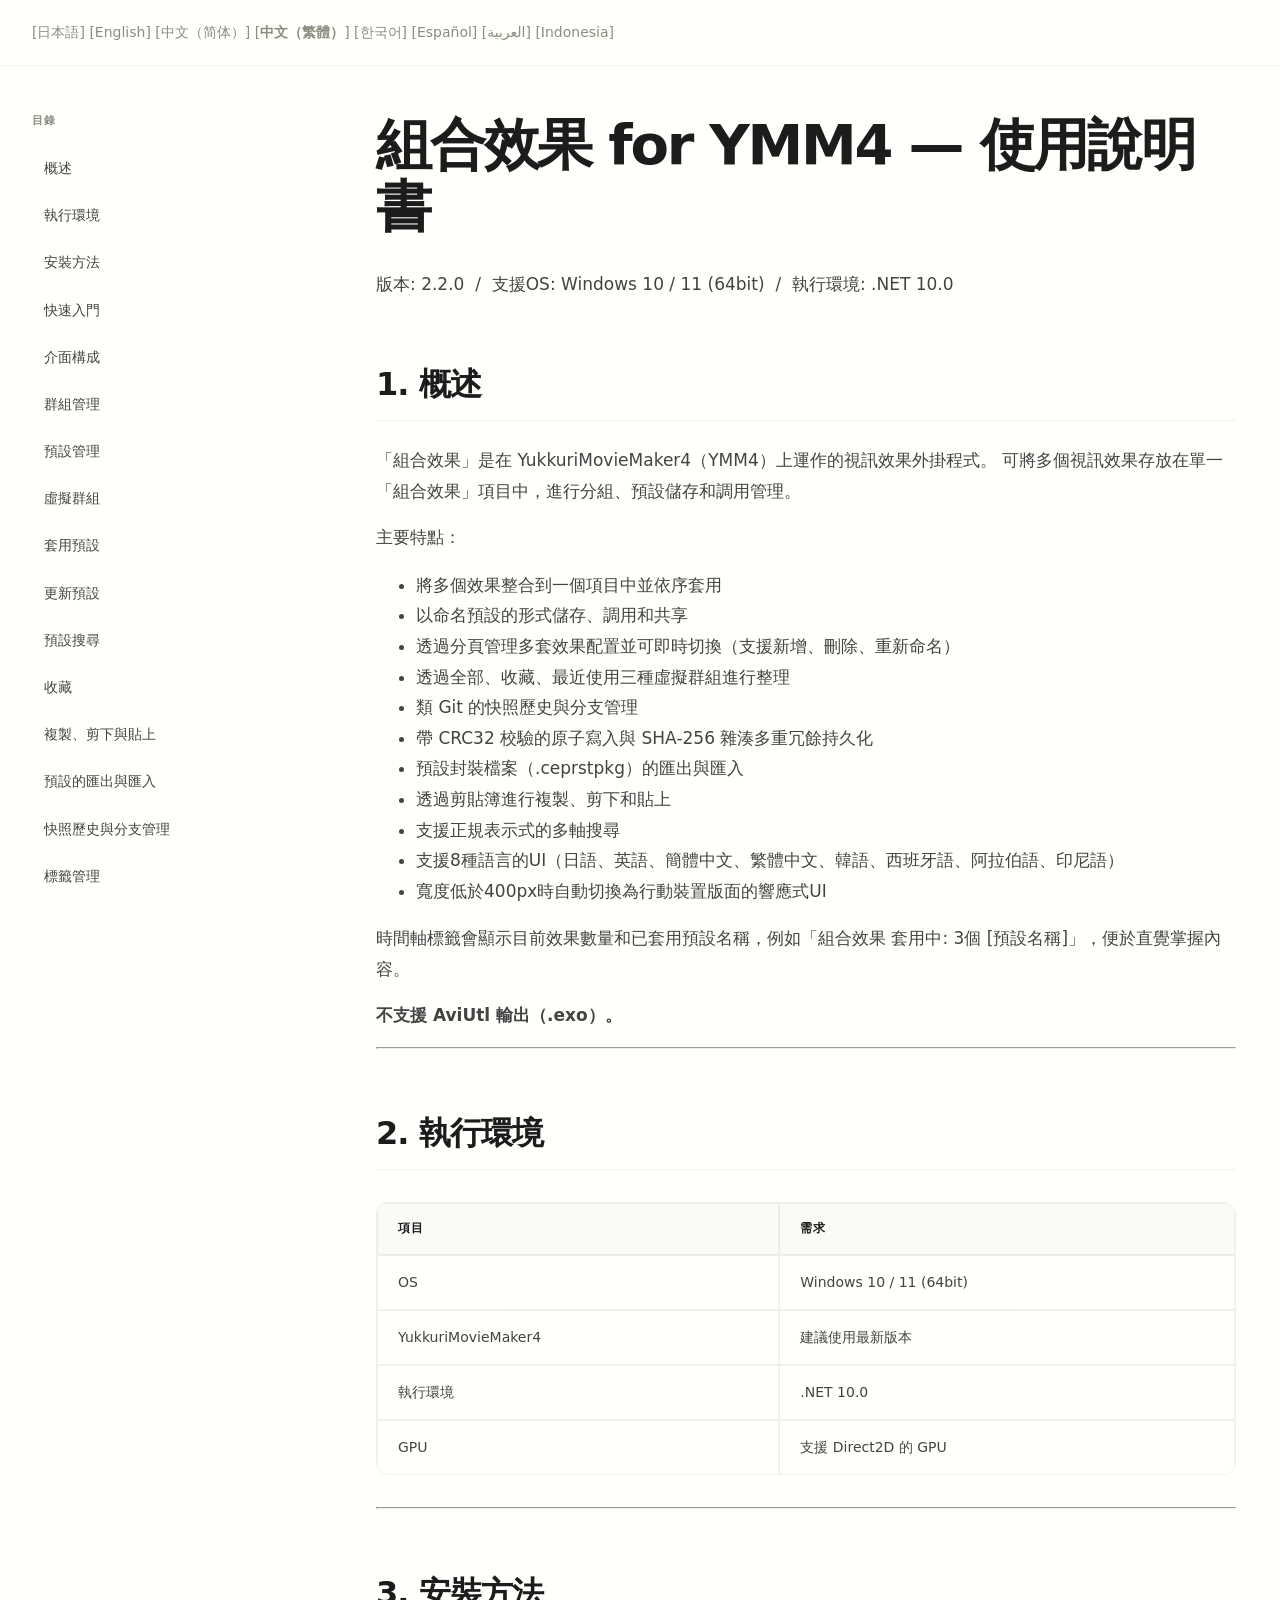
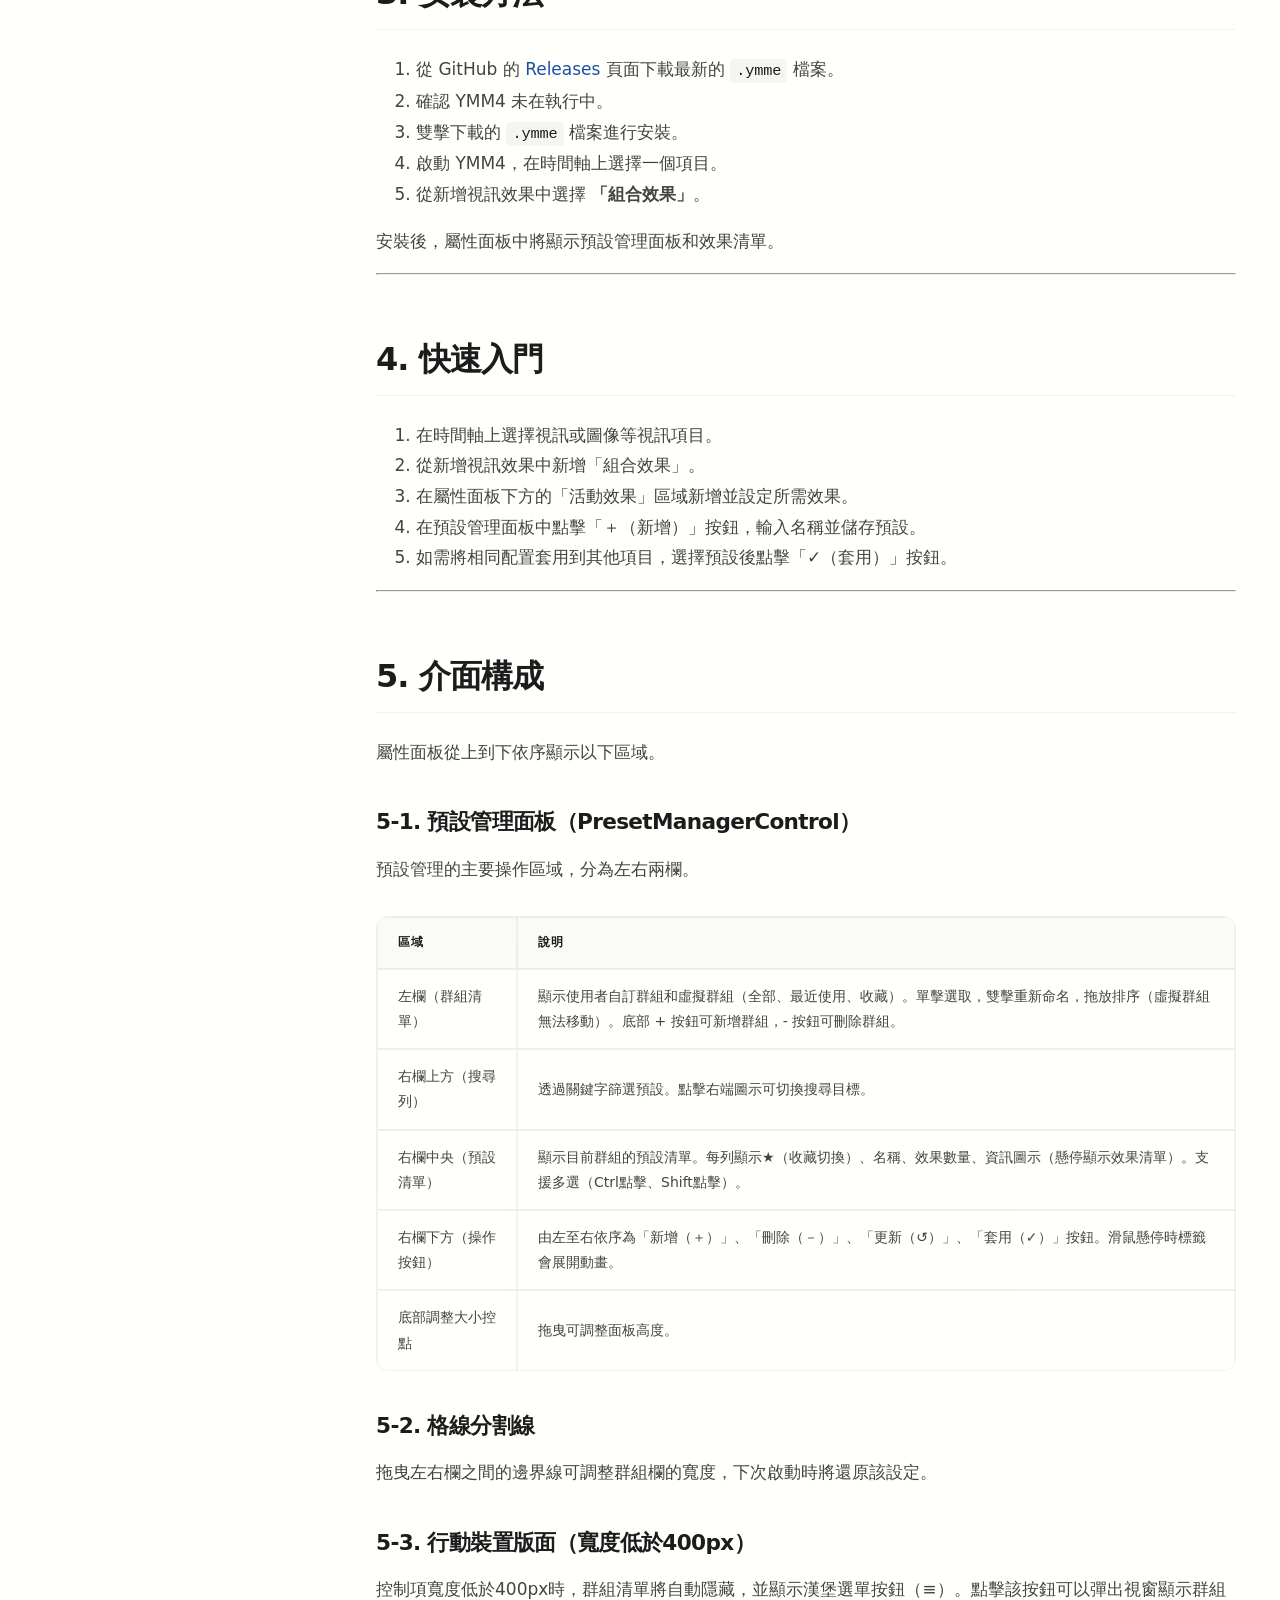
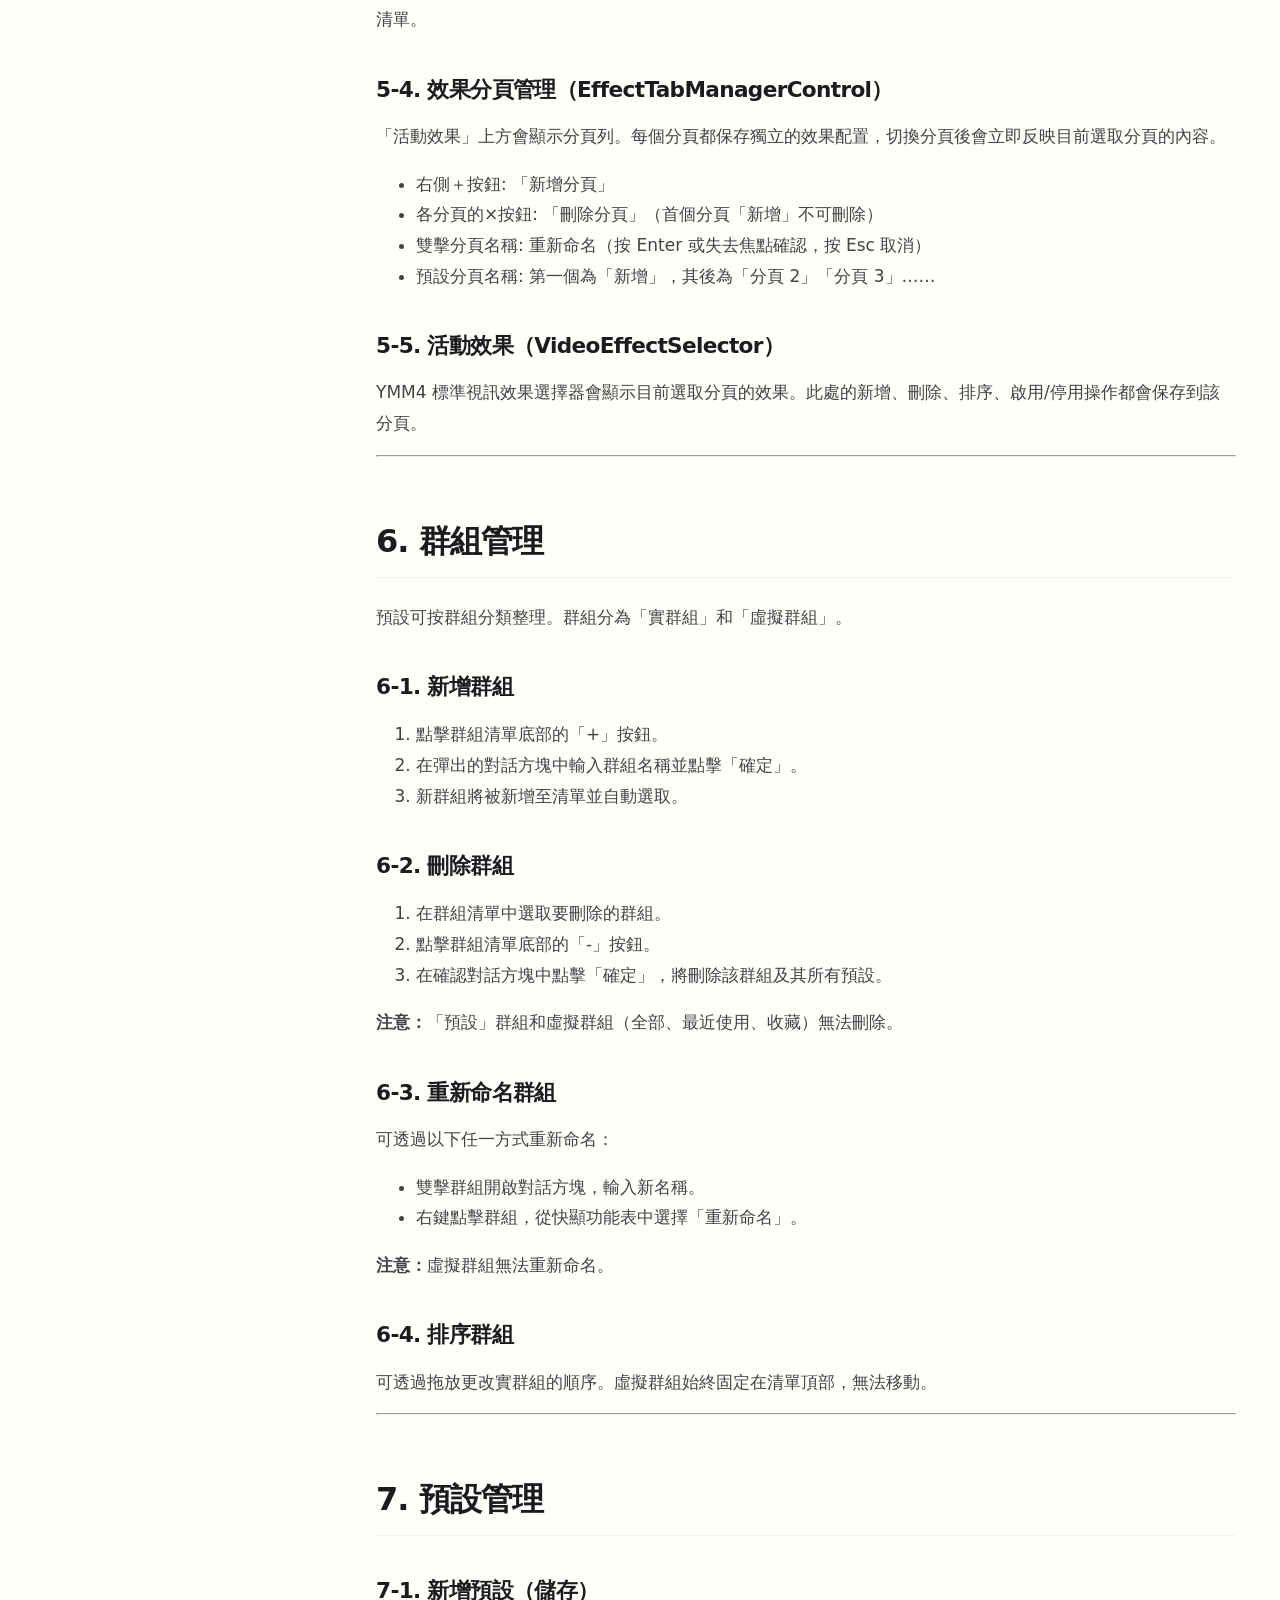
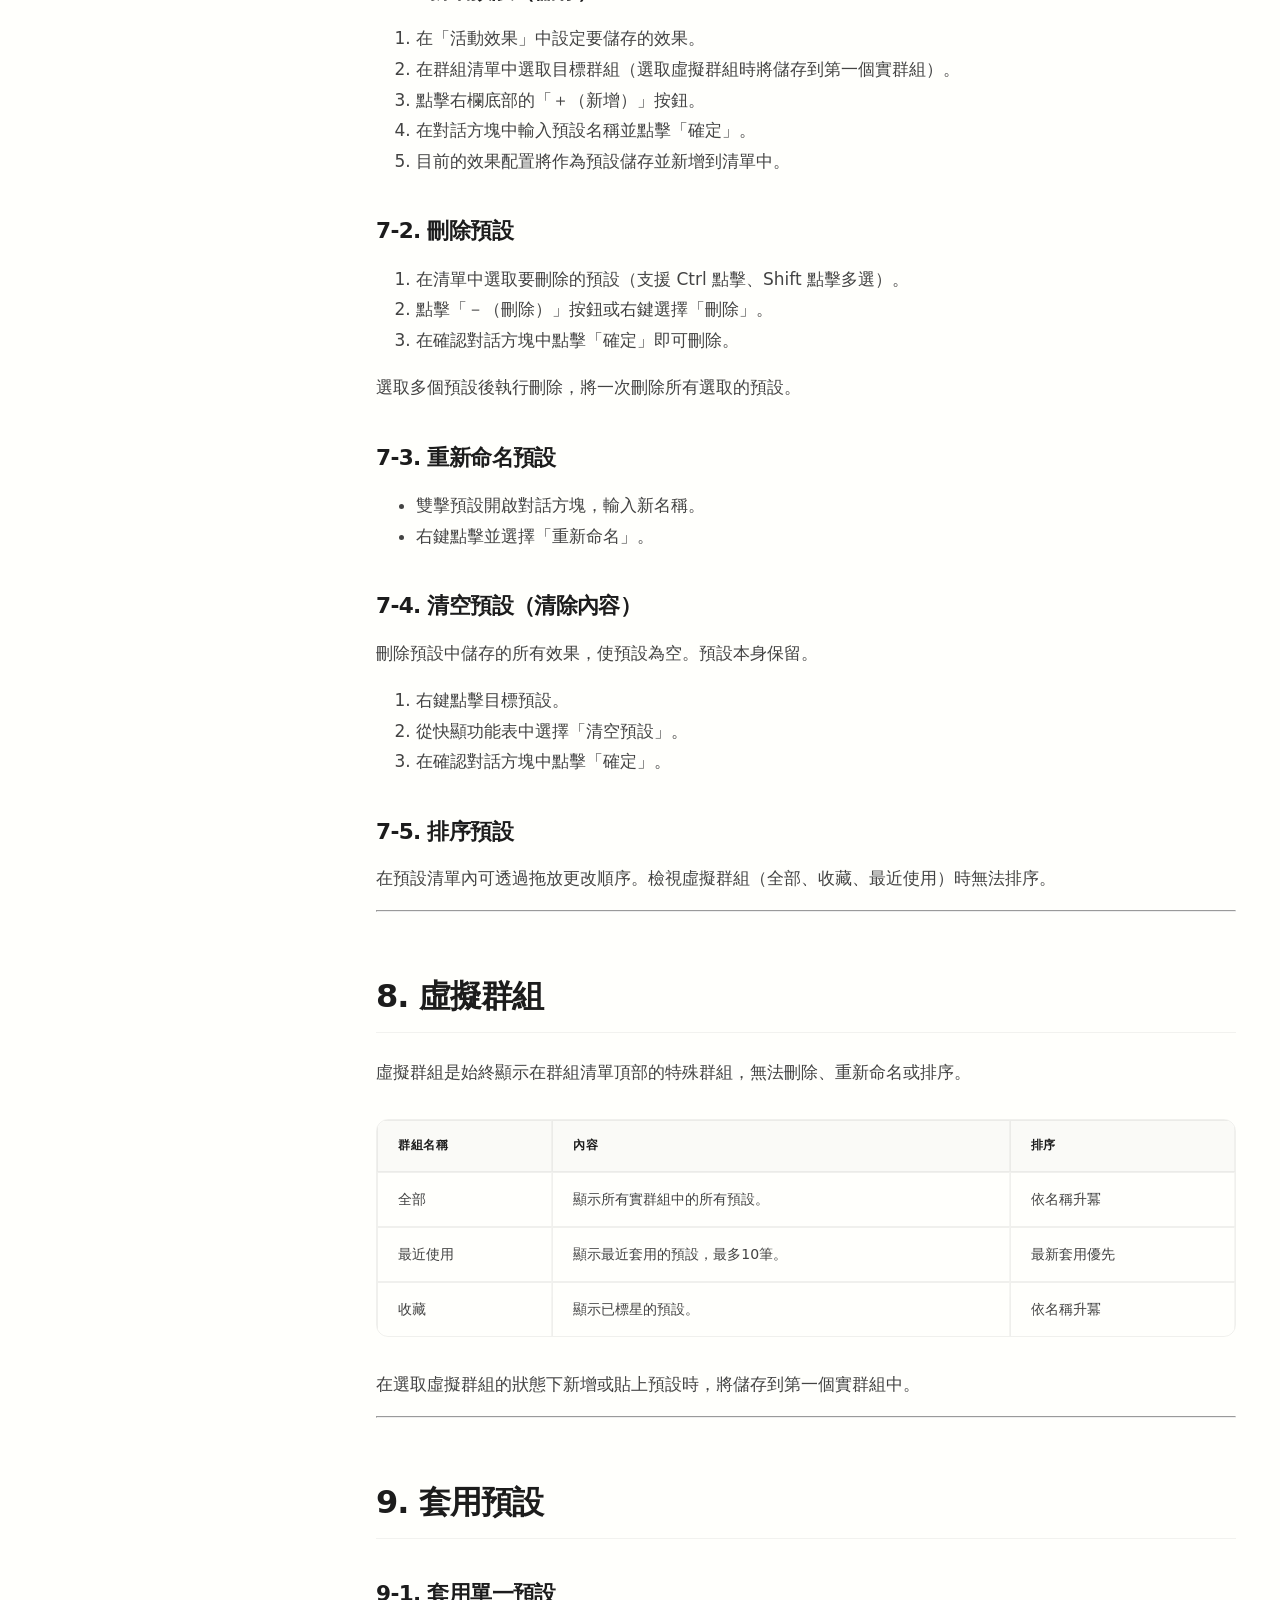
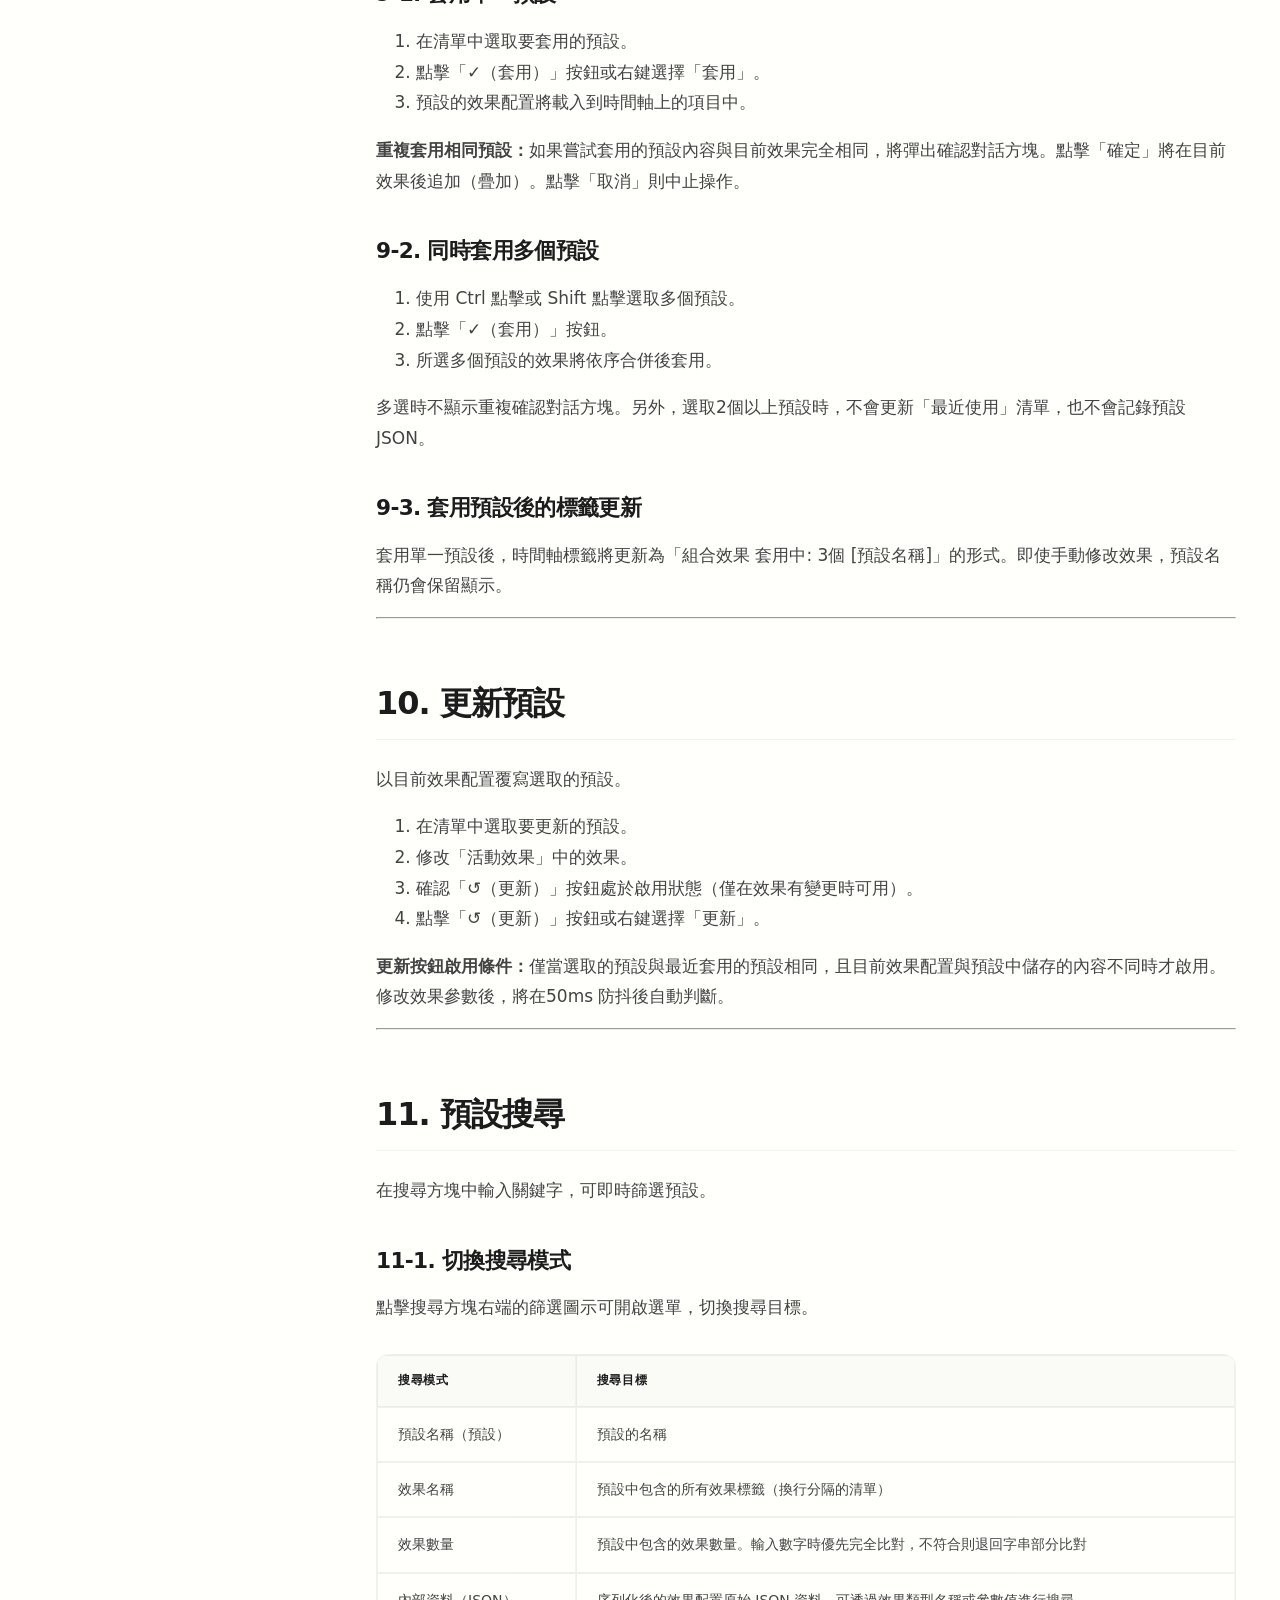
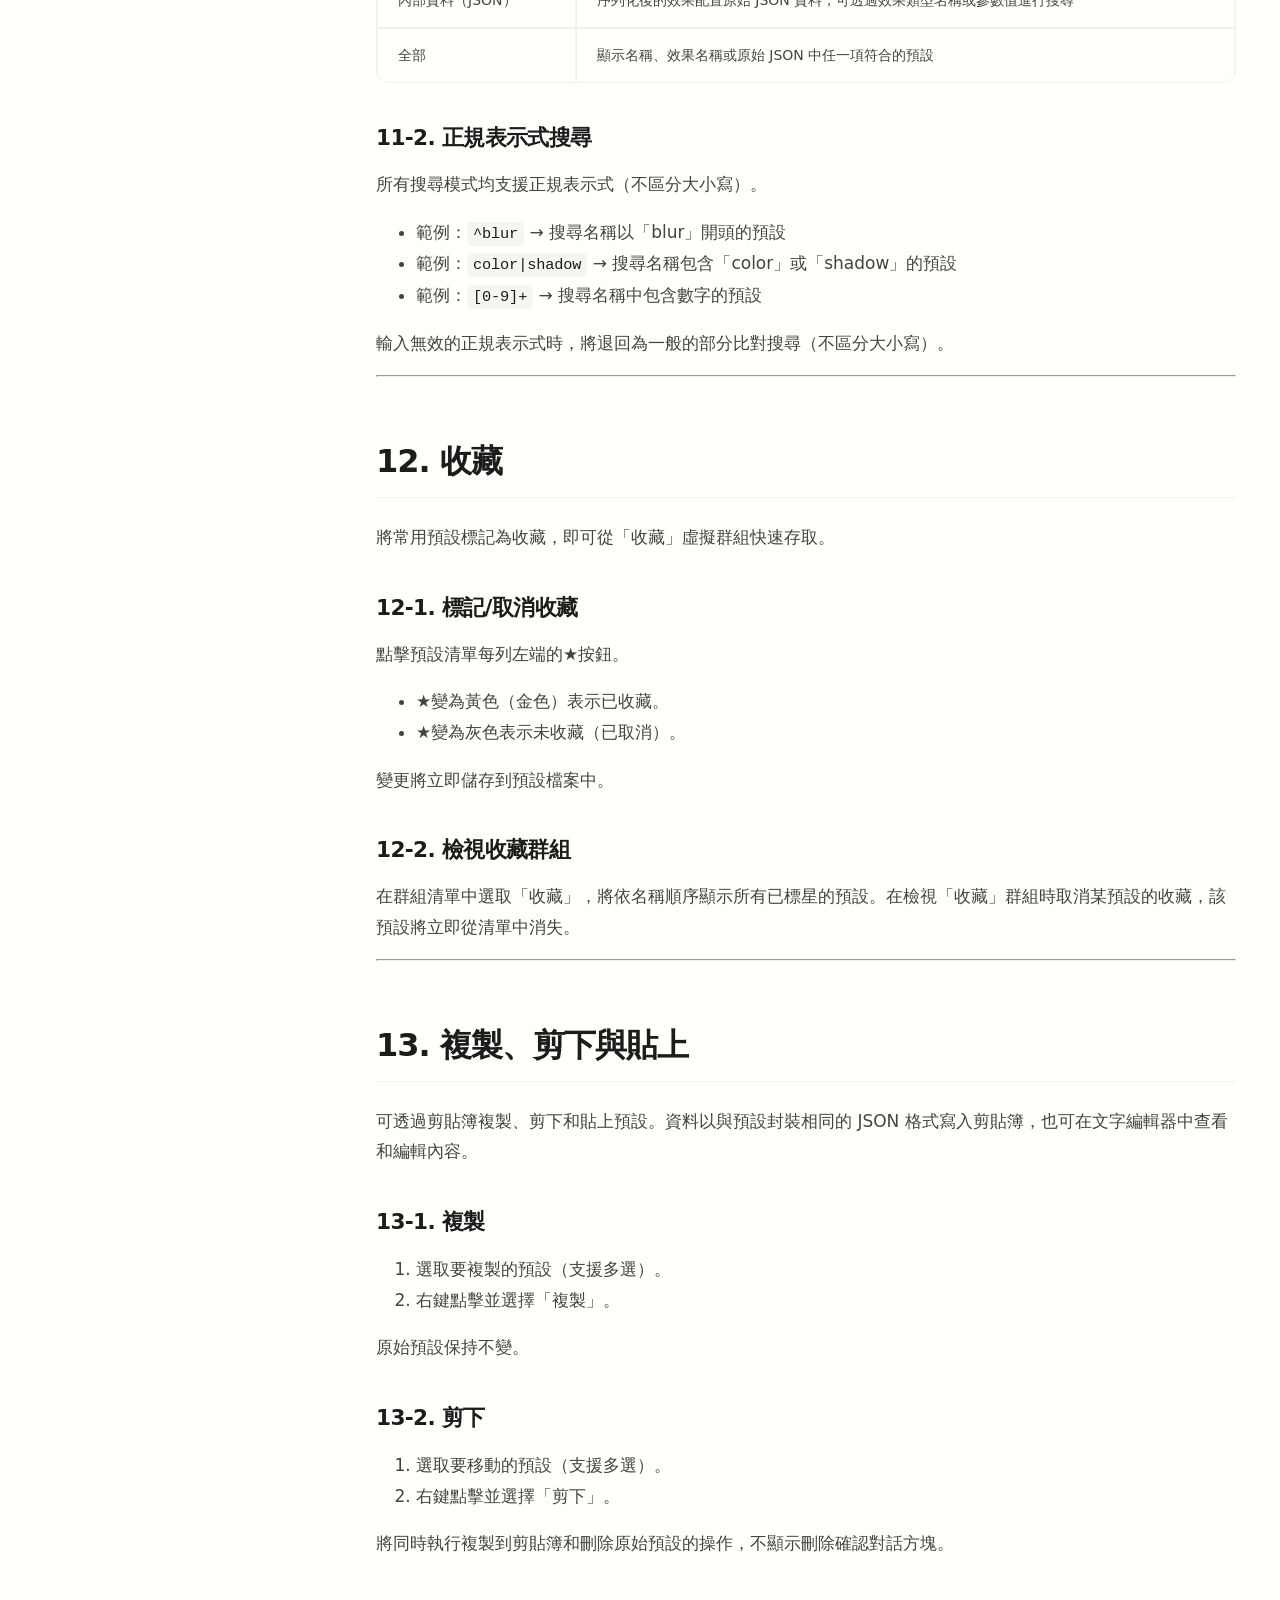
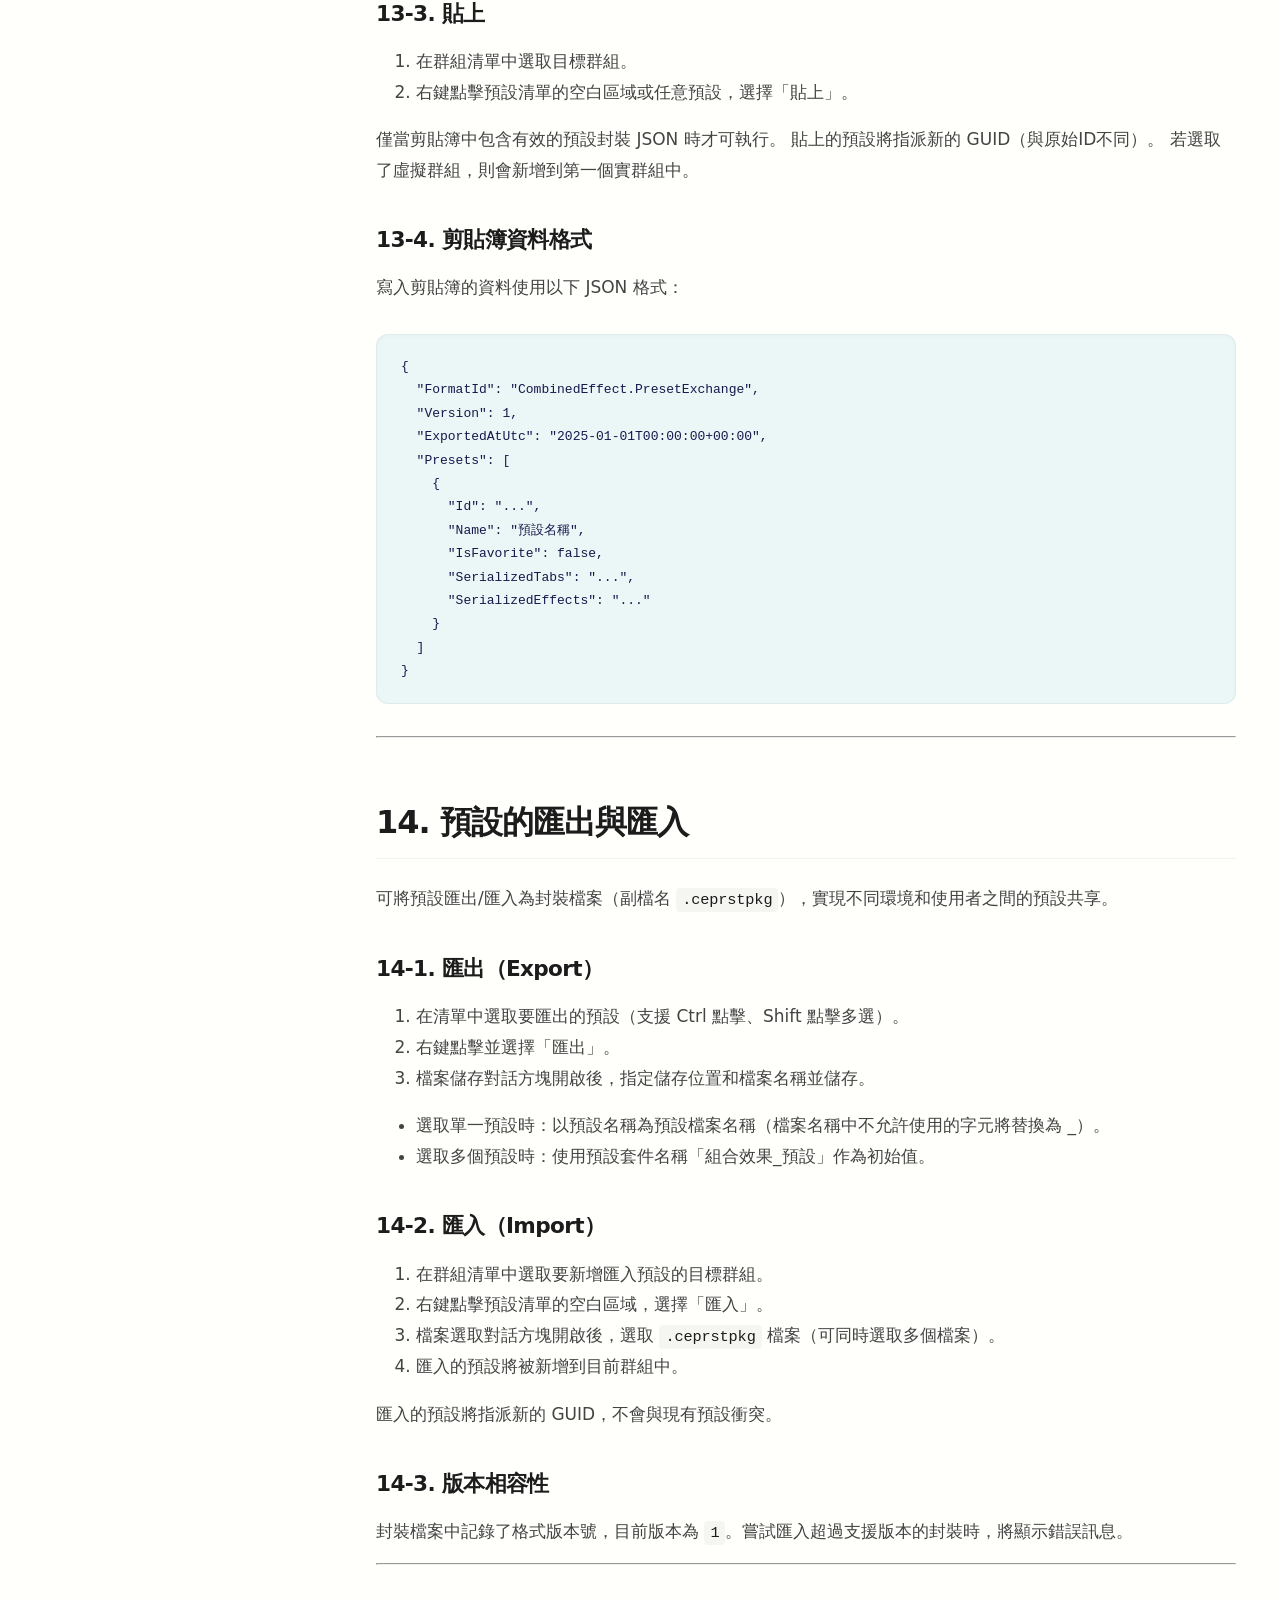
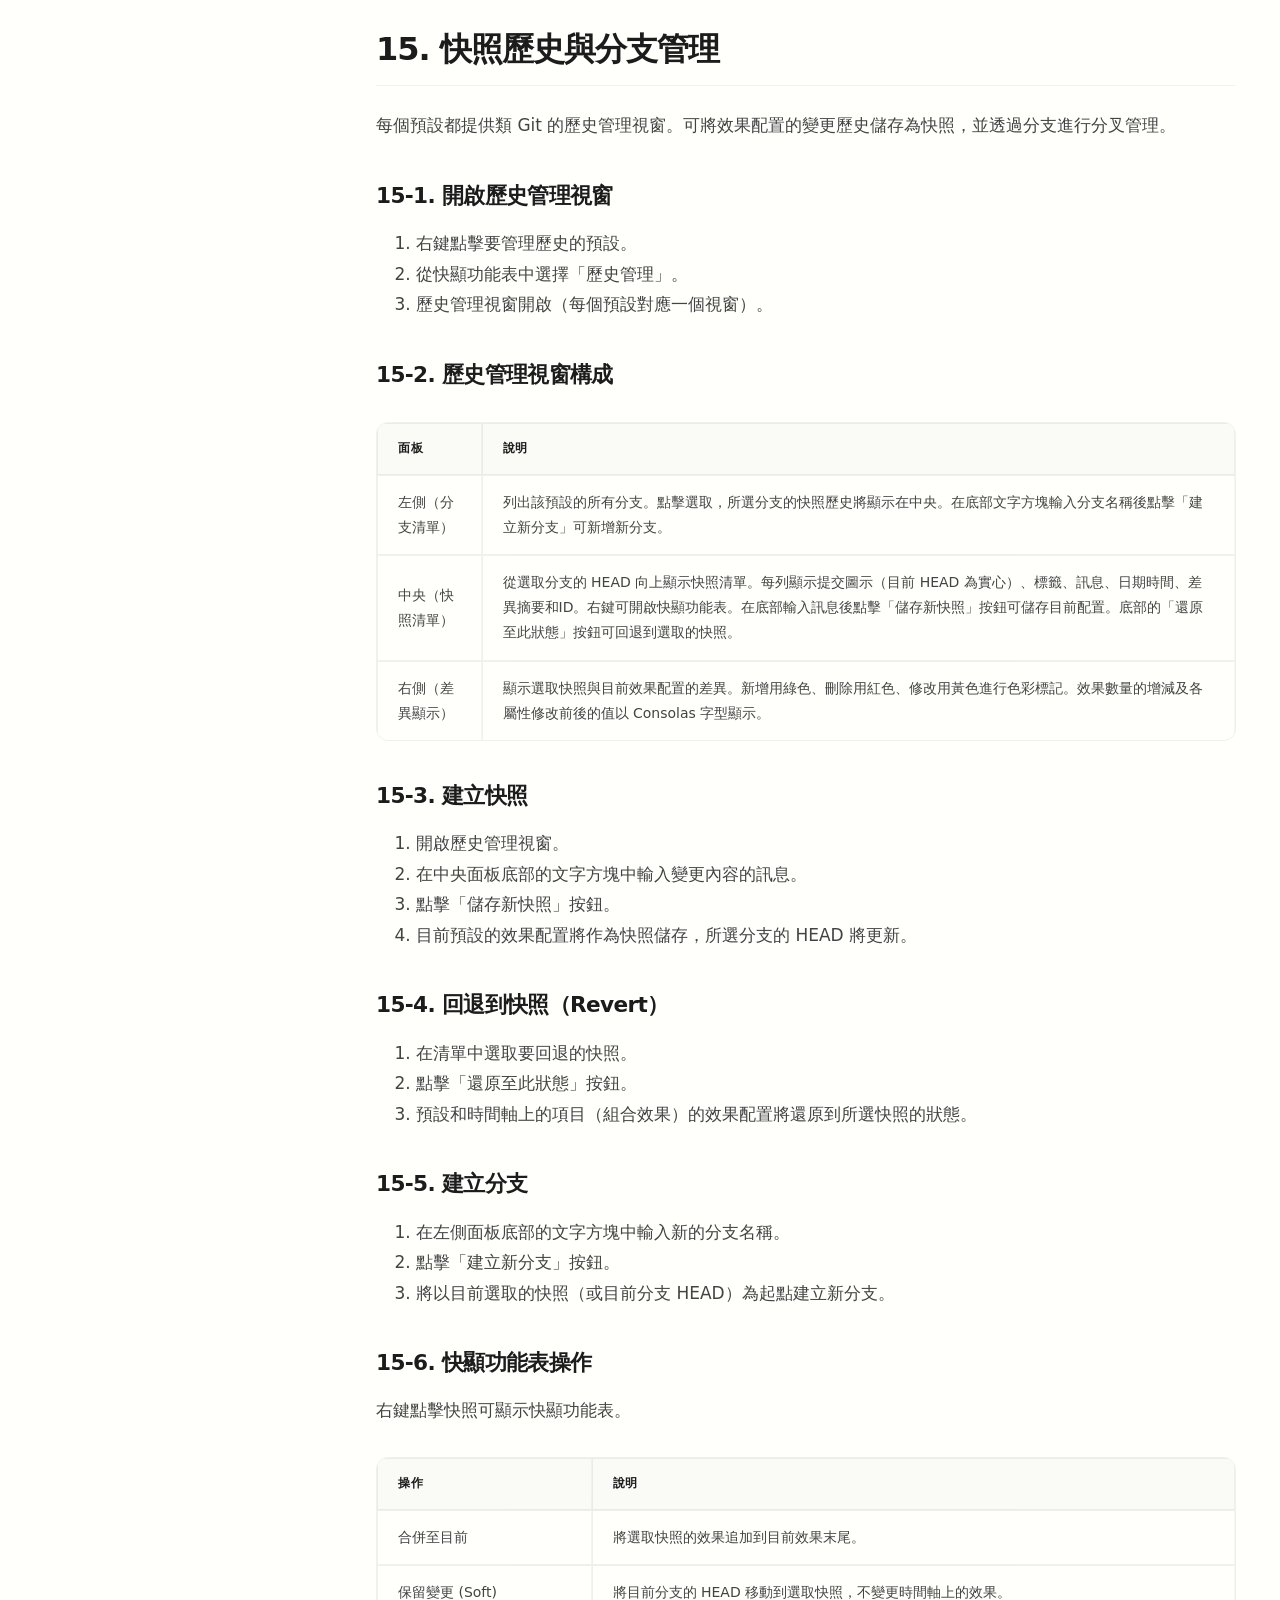
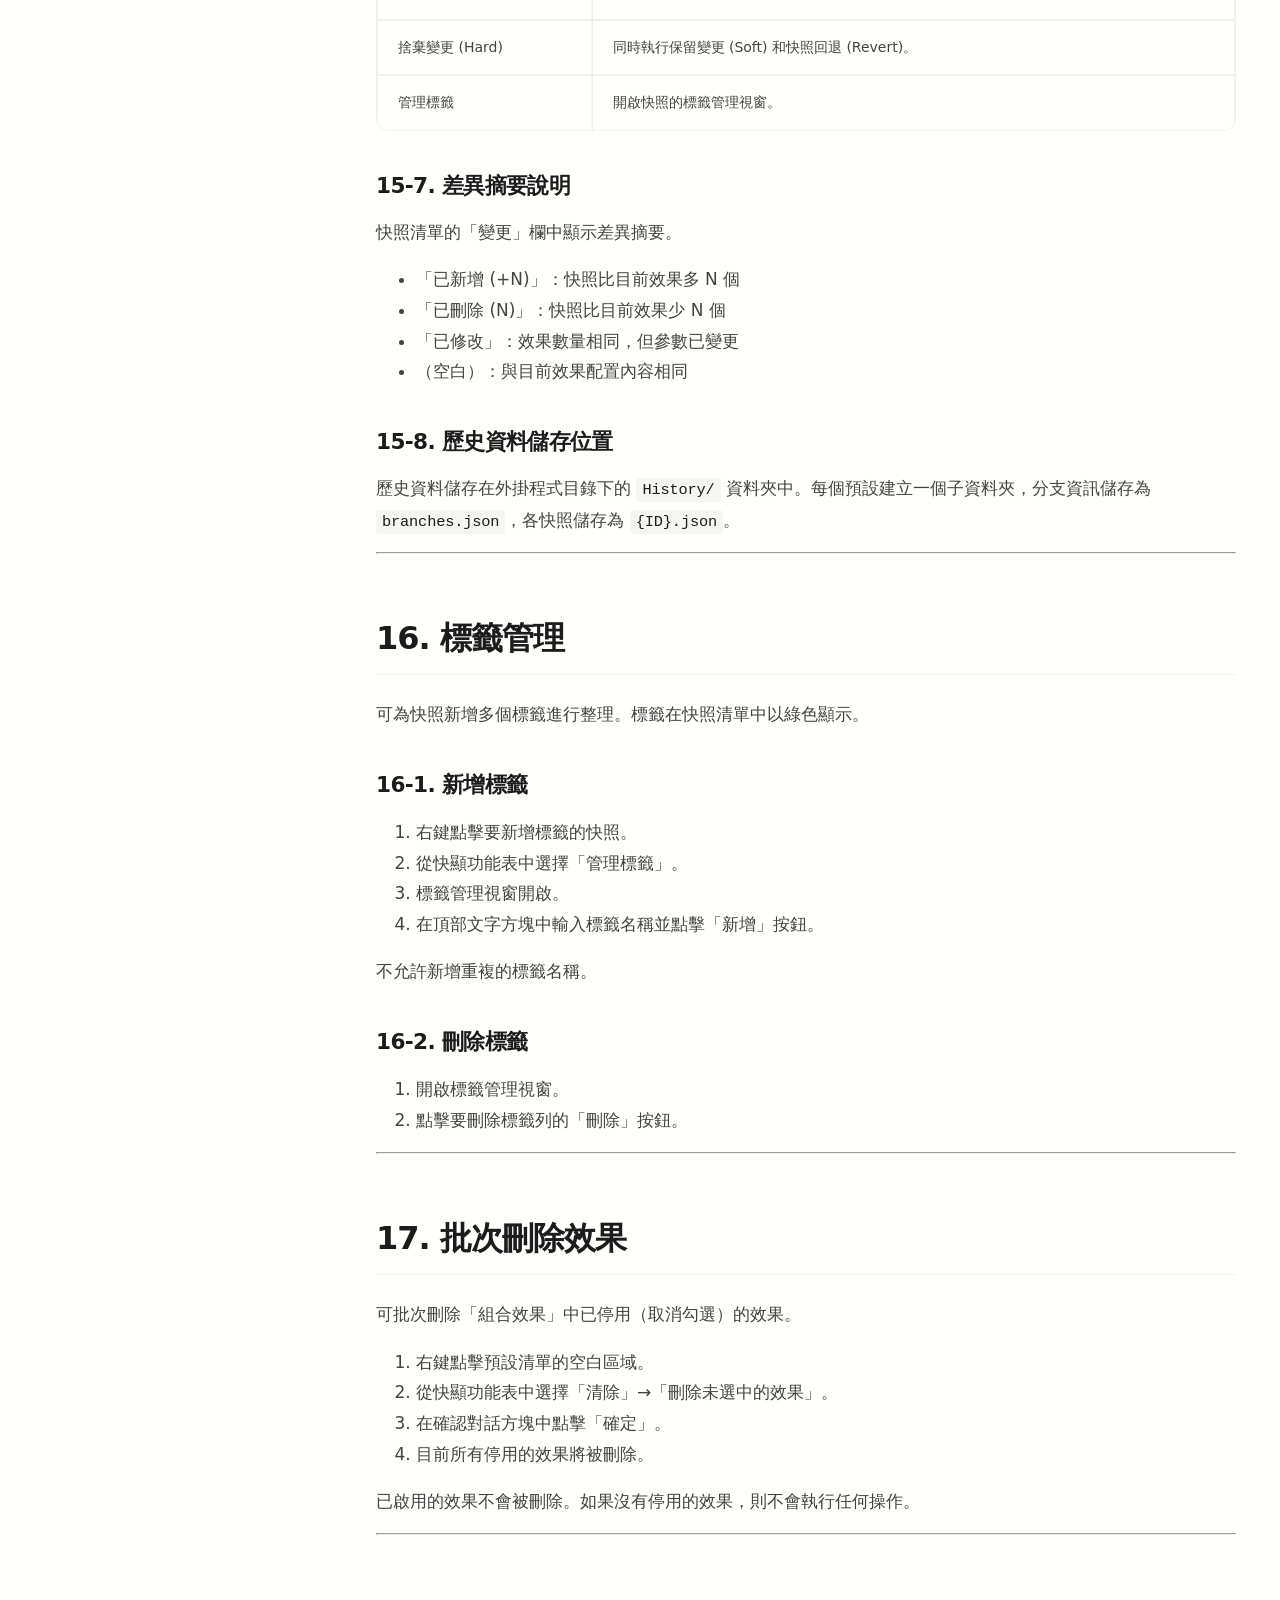
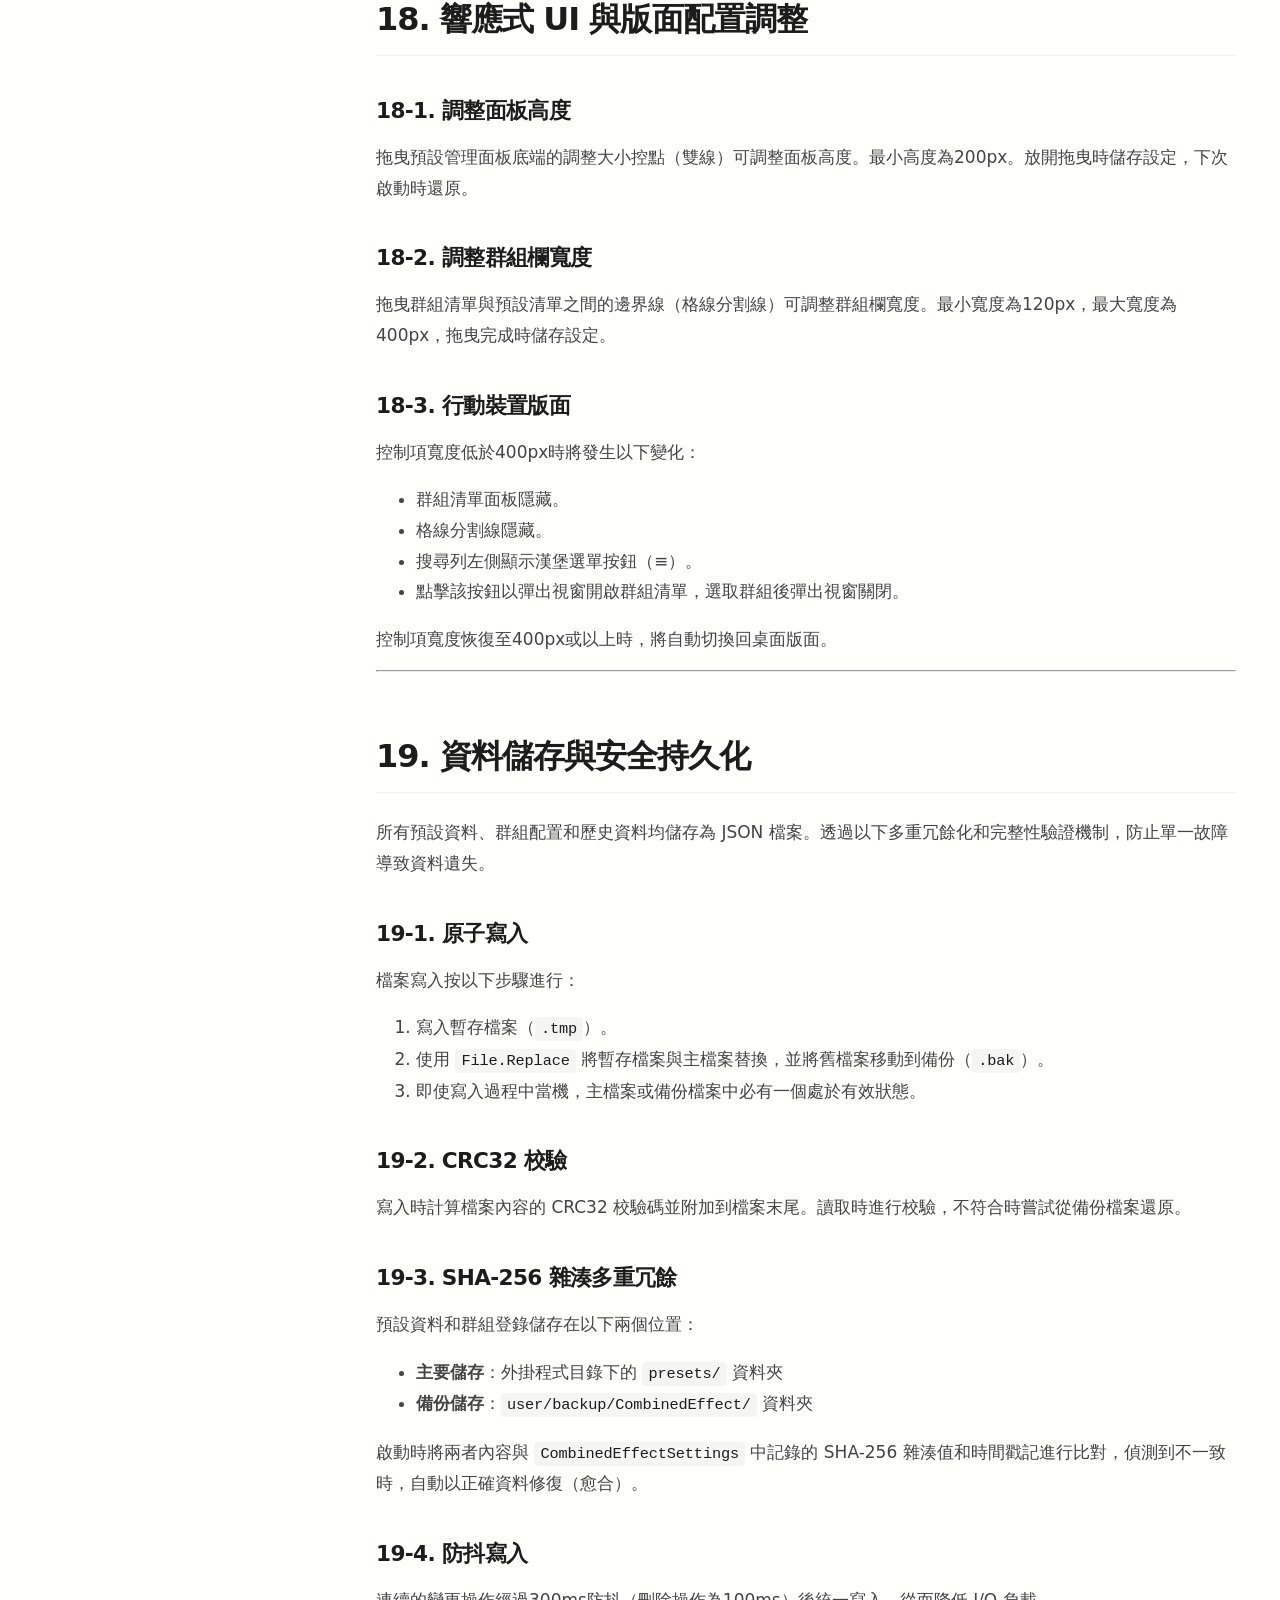
<file: docs/index_zh-tw.htm>
<!DOCTYPE html>
<html lang="zh-TW">
<head>
<meta charset="UTF-8">
<meta name="viewport" content="width=device-width, initial-scale=1.0">
<link rel="stylesheet" href="style.css">
<title>組合效果 使用說明書</title>
</head>
<body>

<header class="site-header">
  <div class="lang-nav container">
    <p>
[<a href="index.htm">日本語</a>]
[<a href="index_en.htm">English</a>]
[<a href="index_zh-cn.htm">中文（简体）</a>]
[<strong>中文（繁體）</strong>]
[<a href="index_ko.htm">한국어</a>]
[<a href="index_es.htm">Español</a>]
[<a href="index_ar.htm">العربية</a>]
[<a href="index_id.htm">Indonesia</a>]
</p>
  </div>
</header>

<div class="layout-wrapper container">
  <nav class="sidebar">
    <h2>目錄</h2>
<ol>
  <li><a href="#overview">概述</a></li>
  <li><a href="#requirements">執行環境</a></li>
  <li><a href="#install">安裝方法</a></li>
  <li><a href="#quickstart">快速入門</a></li>
  <li><a href="#ui">介面構成</a></li>
  <li><a href="#groups">群組管理</a></li>
  <li><a href="#presets">預設管理</a></li>
  <li><a href="#virtual-groups">虛擬群組</a></li>
  <li><a href="#apply">套用預設</a></li>
  <li><a href="#update">更新預設</a></li>
  <li><a href="#search">預設搜尋</a></li>
  <li><a href="#favorite">收藏</a></li>
  <li><a href="#clipboard">複製、剪下與貼上</a></li>
  <li><a href="#exchange">預設的匯出與匯入</a></li>
  <li><a href="#history">快照歷史與分支管理</a></li>
  <li><a href="#tags">標籤管理</a></li>
  <li><a href="#clear">批次刪除效果</a></li>
  <li><a href="#responsive">響應式 UI 與版面配置調整</a></li>
  <li><a href="#persistence">資料儲存與安全持久化</a></li>
  <li><a href="#migration">從舊版本移轉</a></li>
  <li><a href="#files">檔案與資料夾結構</a></li>
  <li><a href="#multilang">多語言支援</a></li>
  <li><a href="#params">參數說明</a></li>
  <li><a href="#operations">操作速查表</a></li>
  <li><a href="#caution">注意事項</a></li>
  <li><a href="#license">免責聲明與授權</a></li>
</ol>
  </nav>

  <main class="main-content">
    <div class="page-title">
      <h1>組合效果 for YMM4 — 使用說明書</h1>
      <p>版本: 2.2.0 &nbsp;/&nbsp; 支援OS: Windows 10 / 11 (64bit) &nbsp;/&nbsp; 執行環境: .NET 10.0</p>
    </div>
    
    <div class="content-body">
      <h2 id="overview">1. 概述</h2>
<p>
「組合效果」是在 YukkuriMovieMaker4（YMM4）上運作的視訊效果外掛程式。
可將多個視訊效果存放在單一「組合效果」項目中，進行分組、預設儲存和調用管理。
</p>
<p>主要特點：</p>
<ul>
  <li>將多個效果整合到一個項目中並依序套用</li>
  <li>以命名預設的形式儲存、調用和共享</li>
  <li>透過分頁管理多套效果配置並可即時切換（支援新增、刪除、重新命名）</li>
  <li>透過全部、收藏、最近使用三種虛擬群組進行整理</li>
  <li>類 Git 的快照歷史與分支管理</li>
  <li>帶 CRC32 校驗的原子寫入與 SHA-256 雜湊多重冗餘持久化</li>
  <li>預設封裝檔案（.ceprstpkg）的匯出與匯入</li>
  <li>透過剪貼簿進行複製、剪下和貼上</li>
  <li>支援正規表示式的多軸搜尋</li>
  <li>支援8種語言的UI（日語、英語、簡體中文、繁體中文、韓語、西班牙語、阿拉伯語、印尼語）</li>
  <li>寬度低於400px時自動切換為行動裝置版面的響應式UI</li>
</ul>
<p>
時間軸標籤會顯示目前效果數量和已套用預設名稱，例如「組合效果 套用中: 3個 [預設名稱]」，便於直覺掌握內容。
</p>
<p>
<strong>不支援 AviUtl 輸出（.exo）。</strong>
</p>
<hr>

<h2 id="requirements">2. 執行環境</h2>
<table border="1" cellpadding="6" cellspacing="0">
  <tr><th>項目</th><th>需求</th></tr>
  <tr><td>OS</td><td>Windows 10 / 11 (64bit)</td></tr>
  <tr><td>YukkuriMovieMaker4</td><td>建議使用最新版本</td></tr>
  <tr><td>執行環境</td><td>.NET 10.0</td></tr>
  <tr><td>GPU</td><td>支援 Direct2D 的 GPU</td></tr>
</table>
<hr>

<h2 id="install">3. 安裝方法</h2>
<ol>
  <li>從 GitHub 的 <a href="https://github.com/routersys/YMM4-CombinedEffect/releases">Releases</a> 頁面下載最新的 <code>.ymme</code> 檔案。</li>
  <li>確認 YMM4 未在執行中。</li>
  <li>雙擊下載的 <code>.ymme</code> 檔案進行安裝。</li>
  <li>啟動 YMM4，在時間軸上選擇一個項目。</li>
  <li>從新增視訊效果中選擇 <strong>「組合效果」</strong>。</li>
</ol>
<p>安裝後，屬性面板中將顯示預設管理面板和效果清單。</p>
<hr>

<h2 id="quickstart">4. 快速入門</h2>
<ol>
  <li>在時間軸上選擇視訊或圖像等視訊項目。</li>
  <li>從新增視訊效果中新增「組合效果」。</li>
  <li>在屬性面板下方的「活動效果」區域新增並設定所需效果。</li>
  <li>在預設管理面板中點擊「＋（新增）」按鈕，輸入名稱並儲存預設。</li>
  <li>如需將相同配置套用到其他項目，選擇預設後點擊「✓（套用）」按鈕。</li>
</ol>
<hr>

<h2 id="ui">5. 介面構成</h2>
<p>屬性面板從上到下依序顯示以下區域。</p>

<h3>5-1. 預設管理面板（PresetManagerControl）</h3>
<p>預設管理的主要操作區域，分為左右兩欄。</p>
<table border="1" cellpadding="6" cellspacing="0">
  <tr><th>區域</th><th>說明</th></tr>
  <tr><td>左欄（群組清單）</td><td>顯示使用者自訂群組和虛擬群組（全部、最近使用、收藏）。單擊選取，雙擊重新命名，拖放排序（虛擬群組無法移動）。底部 + 按鈕可新增群組，- 按鈕可刪除群組。</td></tr>
  <tr><td>右欄上方（搜尋列）</td><td>透過關鍵字篩選預設。點擊右端圖示可切換搜尋目標。</td></tr>
  <tr><td>右欄中央（預設清單）</td><td>顯示目前群組的預設清單。每列顯示★（收藏切換）、名稱、效果數量、資訊圖示（懸停顯示效果清單）。支援多選（Ctrl點擊、Shift點擊）。</td></tr>
  <tr><td>右欄下方（操作按鈕）</td><td>由左至右依序為「新增（＋）」、「刪除（－）」、「更新（↺）」、「套用（✓）」按鈕。滑鼠懸停時標籤會展開動畫。</td></tr>
  <tr><td>底部調整大小控點</td><td>拖曳可調整面板高度。</td></tr>
</table>

<h3>5-2. 格線分割線</h3>
<p>拖曳左右欄之間的邊界線可調整群組欄的寬度，下次啟動時將還原該設定。</p>

<h3>5-3. 行動裝置版面（寬度低於400px）</h3>
<p>控制項寬度低於400px時，群組清單將自動隱藏，並顯示漢堡選單按鈕（≡）。點擊該按鈕可以彈出視窗顯示群組清單。</p>

<h3>5-4. 效果分頁管理（EffectTabManagerControl）</h3>
<p>「活動效果」上方會顯示分頁列。每個分頁都保存獨立的效果配置，切換分頁後會立即反映目前選取分頁的內容。</p>
<ul>
  <li>右側＋按鈕: 「新增分頁」</li>
  <li>各分頁的×按鈕: 「刪除分頁」（首個分頁「新增」不可刪除）</li>
  <li>雙擊分頁名稱: 重新命名（按 Enter 或失去焦點確認，按 Esc 取消）</li>
  <li>預設分頁名稱: 第一個為「新增」，其後為「分頁 2」「分頁 3」……</li>
</ul>

<h3>5-5. 活動效果（VideoEffectSelector）</h3>
<p>YMM4 標準視訊效果選擇器會顯示目前選取分頁的效果。此處的新增、刪除、排序、啟用/停用操作都會保存到該分頁。</p>
<hr>

<h2 id="groups">6. 群組管理</h2>
<p>預設可按群組分類整理。群組分為「實群組」和「虛擬群組」。</p>

<h3>6-1. 新增群組</h3>
<ol>
  <li>點擊群組清單底部的「+」按鈕。</li>
  <li>在彈出的對話方塊中輸入群組名稱並點擊「確定」。</li>
  <li>新群組將被新增至清單並自動選取。</li>
</ol>

<h3>6-2. 刪除群組</h3>
<ol>
  <li>在群組清單中選取要刪除的群組。</li>
  <li>點擊群組清單底部的「-」按鈕。</li>
  <li>在確認對話方塊中點擊「確定」，將刪除該群組及其所有預設。</li>
</ol>
<p><strong>注意：</strong>「預設」群組和虛擬群組（全部、最近使用、收藏）無法刪除。</p>

<h3>6-3. 重新命名群組</h3>
<p>可透過以下任一方式重新命名：</p>
<ul>
  <li>雙擊群組開啟對話方塊，輸入新名稱。</li>
  <li>右鍵點擊群組，從快顯功能表中選擇「重新命名」。</li>
</ul>
<p><strong>注意：</strong>虛擬群組無法重新命名。</p>

<h3>6-4. 排序群組</h3>
<p>可透過拖放更改實群組的順序。虛擬群組始終固定在清單頂部，無法移動。</p>
<hr>

<h2 id="presets">7. 預設管理</h2>

<h3>7-1. 新增預設（儲存）</h3>
<ol>
  <li>在「活動效果」中設定要儲存的效果。</li>
  <li>在群組清單中選取目標群組（選取虛擬群組時將儲存到第一個實群組）。</li>
  <li>點擊右欄底部的「＋（新增）」按鈕。</li>
  <li>在對話方塊中輸入預設名稱並點擊「確定」。</li>
  <li>目前的效果配置將作為預設儲存並新增到清單中。</li>
</ol>

<h3>7-2. 刪除預設</h3>
<ol>
  <li>在清單中選取要刪除的預設（支援 Ctrl 點擊、Shift 點擊多選）。</li>
  <li>點擊「－（刪除）」按鈕或右鍵選擇「刪除」。</li>
  <li>在確認對話方塊中點擊「確定」即可刪除。</li>
</ol>
<p>選取多個預設後執行刪除，將一次刪除所有選取的預設。</p>

<h3>7-3. 重新命名預設</h3>
<ul>
  <li>雙擊預設開啟對話方塊，輸入新名稱。</li>
  <li>右鍵點擊並選擇「重新命名」。</li>
</ul>

<h3>7-4. 清空預設（清除內容）</h3>
<p>刪除預設中儲存的所有效果，使預設為空。預設本身保留。</p>
<ol>
  <li>右鍵點擊目標預設。</li>
  <li>從快顯功能表中選擇「清空預設」。</li>
  <li>在確認對話方塊中點擊「確定」。</li>
</ol>

<h3>7-5. 排序預設</h3>
<p>在預設清單內可透過拖放更改順序。檢視虛擬群組（全部、收藏、最近使用）時無法排序。</p>
<hr>

<h2 id="virtual-groups">8. 虛擬群組</h2>
<p>虛擬群組是始終顯示在群組清單頂部的特殊群組，無法刪除、重新命名或排序。</p>
<table border="1" cellpadding="6" cellspacing="0">
  <tr><th>群組名稱</th><th>內容</th><th>排序</th></tr>
  <tr><td>全部</td><td>顯示所有實群組中的所有預設。</td><td>依名稱升冪</td></tr>
  <tr><td>最近使用</td><td>顯示最近套用的預設，最多10筆。</td><td>最新套用優先</td></tr>
  <tr><td>收藏</td><td>顯示已標星的預設。</td><td>依名稱升冪</td></tr>
</table>
<p>在選取虛擬群組的狀態下新增或貼上預設時，將儲存到第一個實群組中。</p>
<hr>

<h2 id="apply">9. 套用預設</h2>

<h3>9-1. 套用單一預設</h3>
<ol>
  <li>在清單中選取要套用的預設。</li>
  <li>點擊「✓（套用）」按鈕或右鍵選擇「套用」。</li>
  <li>預設的效果配置將載入到時間軸上的項目中。</li>
</ol>
<p><strong>重複套用相同預設：</strong>如果嘗試套用的預設內容與目前效果完全相同，將彈出確認對話方塊。點擊「確定」將在目前效果後追加（疊加）。點擊「取消」則中止操作。</p>

<h3>9-2. 同時套用多個預設</h3>
<ol>
  <li>使用 Ctrl 點擊或 Shift 點擊選取多個預設。</li>
  <li>點擊「✓（套用）」按鈕。</li>
  <li>所選多個預設的效果將依序合併後套用。</li>
</ol>
<p>多選時不顯示重複確認對話方塊。另外，選取2個以上預設時，不會更新「最近使用」清單，也不會記錄預設 JSON。</p>

<h3>9-3. 套用預設後的標籤更新</h3>
<p>套用單一預設後，時間軸標籤將更新為「組合效果 套用中: 3個 [預設名稱]」的形式。即使手動修改效果，預設名稱仍會保留顯示。</p>
<hr>

<h2 id="update">10. 更新預設</h2>
<p>以目前效果配置覆寫選取的預設。</p>
<ol>
  <li>在清單中選取要更新的預設。</li>
  <li>修改「活動效果」中的效果。</li>
  <li>確認「↺（更新）」按鈕處於啟用狀態（僅在效果有變更時可用）。</li>
  <li>點擊「↺（更新）」按鈕或右鍵選擇「更新」。</li>
</ol>
<p>
<strong>更新按鈕啟用條件：</strong>僅當選取的預設與最近套用的預設相同，且目前效果配置與預設中儲存的內容不同時才啟用。修改效果參數後，將在50ms 防抖後自動判斷。
</p>
<hr>

<h2 id="search">11. 預設搜尋</h2>
<p>在搜尋方塊中輸入關鍵字，可即時篩選預設。</p>

<h3>11-1. 切換搜尋模式</h3>
<p>點擊搜尋方塊右端的篩選圖示可開啟選單，切換搜尋目標。</p>
<table border="1" cellpadding="6" cellspacing="0">
  <tr><th>搜尋模式</th><th>搜尋目標</th></tr>
  <tr><td>預設名稱（預設）</td><td>預設的名稱</td></tr>
  <tr><td>效果名稱</td><td>預設中包含的所有效果標籤（換行分隔的清單）</td></tr>
  <tr><td>效果數量</td><td>預設中包含的效果數量。輸入數字時優先完全比對，不符合則退回字串部分比對</td></tr>
  <tr><td>內部資料（JSON）</td><td>序列化後的效果配置原始 JSON 資料，可透過效果類型名稱或參數值進行搜尋</td></tr>
  <tr><td>全部</td><td>顯示名稱、效果名稱或原始 JSON 中任一項符合的預設</td></tr>
</table>

<h3>11-2. 正規表示式搜尋</h3>
<p>所有搜尋模式均支援正規表示式（不區分大小寫）。</p>
<ul>
  <li>範例：<code>^blur</code> &rarr; 搜尋名稱以「blur」開頭的預設</li>
  <li>範例：<code>color|shadow</code> &rarr; 搜尋名稱包含「color」或「shadow」的預設</li>
  <li>範例：<code>[0-9]+</code> &rarr; 搜尋名稱中包含數字的預設</li>
</ul>
<p>輸入無效的正規表示式時，將退回為一般的部分比對搜尋（不區分大小寫）。</p>
<hr>

<h2 id="favorite">12. 收藏</h2>
<p>將常用預設標記為收藏，即可從「收藏」虛擬群組快速存取。</p>

<h3>12-1. 標記/取消收藏</h3>
<p>點擊預設清單每列左端的★按鈕。</p>
<ul>
  <li>★變為黃色（金色）表示已收藏。</li>
  <li>★變為灰色表示未收藏（已取消）。</li>
</ul>
<p>變更將立即儲存到預設檔案中。</p>

<h3>12-2. 檢視收藏群組</h3>
<p>在群組清單中選取「收藏」，將依名稱順序顯示所有已標星的預設。在檢視「收藏」群組時取消某預設的收藏，該預設將立即從清單中消失。</p>
<hr>

<h2 id="clipboard">13. 複製、剪下與貼上</h2>
<p>可透過剪貼簿複製、剪下和貼上預設。資料以與預設封裝相同的 JSON 格式寫入剪貼簿，也可在文字編輯器中查看和編輯內容。</p>

<h3>13-1. 複製</h3>
<ol>
  <li>選取要複製的預設（支援多選）。</li>
  <li>右鍵點擊並選擇「複製」。</li>
</ol>
<p>原始預設保持不變。</p>

<h3>13-2. 剪下</h3>
<ol>
  <li>選取要移動的預設（支援多選）。</li>
  <li>右鍵點擊並選擇「剪下」。</li>
</ol>
<p>將同時執行複製到剪貼簿和刪除原始預設的操作，不顯示刪除確認對話方塊。</p>

<h3>13-3. 貼上</h3>
<ol>
  <li>在群組清單中選取目標群組。</li>
  <li>右鍵點擊預設清單的空白區域或任意預設，選擇「貼上」。</li>
</ol>
<p>
僅當剪貼簿中包含有效的預設封裝 JSON 時才可執行。
貼上的預設將指派新的 GUID（與原始ID不同）。
若選取了虛擬群組，則會新增到第一個實群組中。
</p>

<h3>13-4. 剪貼簿資料格式</h3>
<p>寫入剪貼簿的資料使用以下 JSON 格式：</p>
<pre>
{
  "FormatId": "CombinedEffect.PresetExchange",
  "Version": 1,
  "ExportedAtUtc": "2025-01-01T00:00:00+00:00",
  "Presets": [
    {
      "Id": "...",
      "Name": "預設名稱",
      "IsFavorite": false,
      "SerializedTabs": "...",
      "SerializedEffects": "..."
    }
  ]
}
</pre>
<hr>

<h2 id="exchange">14. 預設的匯出與匯入</h2>
<p>可將預設匯出/匯入為封裝檔案（副檔名 <code>.ceprstpkg</code>），實現不同環境和使用者之間的預設共享。</p>

<h3>14-1. 匯出（Export）</h3>
<ol>
  <li>在清單中選取要匯出的預設（支援 Ctrl 點擊、Shift 點擊多選）。</li>
  <li>右鍵點擊並選擇「匯出」。</li>
  <li>檔案儲存對話方塊開啟後，指定儲存位置和檔案名稱並儲存。</li>
</ol>
<ul>
  <li>選取單一預設時：以預設名稱為預設檔案名稱（檔案名稱中不允許使用的字元將替換為 _）。</li>
  <li>選取多個預設時：使用預設套件名稱「組合效果_預設」作為初始值。</li>
</ul>

<h3>14-2. 匯入（Import）</h3>
<ol>
  <li>在群組清單中選取要新增匯入預設的目標群組。</li>
  <li>右鍵點擊預設清單的空白區域，選擇「匯入」。</li>
  <li>檔案選取對話方塊開啟後，選取 <code>.ceprstpkg</code> 檔案（可同時選取多個檔案）。</li>
  <li>匯入的預設將被新增到目前群組中。</li>
</ol>
<p>匯入的預設將指派新的 GUID，不會與現有預設衝突。</p>

<h3>14-3. 版本相容性</h3>
<p>封裝檔案中記錄了格式版本號，目前版本為 <code>1</code>。嘗試匯入超過支援版本的封裝時，將顯示錯誤訊息。</p>
<hr>

<h2 id="history">15. 快照歷史與分支管理</h2>
<p>每個預設都提供類 Git 的歷史管理視窗。可將效果配置的變更歷史儲存為快照，並透過分支進行分叉管理。</p>

<h3>15-1. 開啟歷史管理視窗</h3>
<ol>
  <li>右鍵點擊要管理歷史的預設。</li>
  <li>從快顯功能表中選擇「歷史管理」。</li>
  <li>歷史管理視窗開啟（每個預設對應一個視窗）。</li>
</ol>

<h3>15-2. 歷史管理視窗構成</h3>
<table border="1" cellpadding="6" cellspacing="0">
  <tr><th>面板</th><th>說明</th></tr>
  <tr><td>左側（分支清單）</td><td>列出該預設的所有分支。點擊選取，所選分支的快照歷史將顯示在中央。在底部文字方塊輸入分支名稱後點擊「建立新分支」可新增新分支。</td></tr>
  <tr><td>中央（快照清單）</td><td>從選取分支的 HEAD 向上顯示快照清單。每列顯示提交圖示（目前 HEAD 為實心）、標籤、訊息、日期時間、差異摘要和ID。右鍵可開啟快顯功能表。在底部輸入訊息後點擊「儲存新快照」按鈕可儲存目前配置。底部的「還原至此狀態」按鈕可回退到選取的快照。</td></tr>
  <tr><td>右側（差異顯示）</td><td>顯示選取快照與目前效果配置的差異。新增用綠色、刪除用紅色、修改用黃色進行色彩標記。效果數量的增減及各屬性修改前後的值以 Consolas 字型顯示。</td></tr>
</table>

<h3>15-3. 建立快照</h3>
<ol>
  <li>開啟歷史管理視窗。</li>
  <li>在中央面板底部的文字方塊中輸入變更內容的訊息。</li>
  <li>點擊「儲存新快照」按鈕。</li>
  <li>目前預設的效果配置將作為快照儲存，所選分支的 HEAD 將更新。</li>
</ol>

<h3>15-4. 回退到快照（Revert）</h3>
<ol>
  <li>在清單中選取要回退的快照。</li>
  <li>點擊「還原至此狀態」按鈕。</li>
  <li>預設和時間軸上的項目（組合效果）的效果配置將還原到所選快照的狀態。</li>
</ol>

<h3>15-5. 建立分支</h3>
<ol>
  <li>在左側面板底部的文字方塊中輸入新的分支名稱。</li>
  <li>點擊「建立新分支」按鈕。</li>
  <li>將以目前選取的快照（或目前分支 HEAD）為起點建立新分支。</li>
</ol>

<h3>15-6. 快顯功能表操作</h3>
<p>右鍵點擊快照可顯示快顯功能表。</p>
<table border="1" cellpadding="6" cellspacing="0">
  <tr><th>操作</th><th>說明</th></tr>
  <tr><td>合併至目前</td><td>將選取快照的效果追加到目前效果末尾。</td></tr>
  <tr><td>保留變更 (Soft)</td><td>將目前分支的 HEAD 移動到選取快照，不變更時間軸上的效果。</td></tr>
  <tr><td>捨棄變更 (Hard)</td><td>同時執行保留變更 (Soft) 和快照回退 (Revert)。</td></tr>
  <tr><td>管理標籤</td><td>開啟快照的標籤管理視窗。</td></tr>
</table>

<h3>15-7. 差異摘要說明</h3>
<p>快照清單的「變更」欄中顯示差異摘要。</p>
<ul>
  <li>「已新增 (+N)」：快照比目前效果多 N 個</li>
  <li>「已刪除 (N)」：快照比目前效果少 N 個</li>
  <li>「已修改」：效果數量相同，但參數已變更</li>
  <li>（空白）：與目前效果配置內容相同</li>
</ul>

<h3>15-8. 歷史資料儲存位置</h3>
<p>歷史資料儲存在外掛程式目錄下的 <code>History/</code> 資料夾中。每個預設建立一個子資料夾，分支資訊儲存為 <code>branches.json</code>，各快照儲存為 <code>{ID}.json</code>。</p>
<hr>

<h2 id="tags">16. 標籤管理</h2>
<p>可為快照新增多個標籤進行整理。標籤在快照清單中以綠色顯示。</p>

<h3>16-1. 新增標籤</h3>
<ol>
  <li>右鍵點擊要新增標籤的快照。</li>
  <li>從快顯功能表中選擇「管理標籤」。</li>
  <li>標籤管理視窗開啟。</li>
  <li>在頂部文字方塊中輸入標籤名稱並點擊「新增」按鈕。</li>
</ol>
<p>不允許新增重複的標籤名稱。</p>

<h3>16-2. 刪除標籤</h3>
<ol>
  <li>開啟標籤管理視窗。</li>
  <li>點擊要刪除標籤列的「刪除」按鈕。</li>
</ol>
<hr>

<h2 id="clear">17. 批次刪除效果</h2>
<p>可批次刪除「組合效果」中已停用（取消勾選）的效果。</p>
<ol>
  <li>右鍵點擊預設清單的空白區域。</li>
  <li>從快顯功能表中選擇「清除」&rarr;「刪除未選中的效果」。</li>
  <li>在確認對話方塊中點擊「確定」。</li>
  <li>目前所有停用的效果將被刪除。</li>
</ol>
<p>已啟用的效果不會被刪除。如果沒有停用的效果，則不會執行任何操作。</p>
<hr>

<h2 id="responsive">18. 響應式 UI 與版面配置調整</h2>

<h3>18-1. 調整面板高度</h3>
<p>拖曳預設管理面板底端的調整大小控點（雙線）可調整面板高度。最小高度為200px。放開拖曳時儲存設定，下次啟動時還原。</p>

<h3>18-2. 調整群組欄寬度</h3>
<p>拖曳群組清單與預設清單之間的邊界線（格線分割線）可調整群組欄寬度。最小寬度為120px，最大寬度為400px，拖曳完成時儲存設定。</p>

<h3>18-3. 行動裝置版面</h3>
<p>控制項寬度低於400px時將發生以下變化：</p>
<ul>
  <li>群組清單面板隱藏。</li>
  <li>格線分割線隱藏。</li>
  <li>搜尋列左側顯示漢堡選單按鈕（≡）。</li>
  <li>點擊該按鈕以彈出視窗開啟群組清單，選取群組後彈出視窗關閉。</li>
</ul>
<p>控制項寬度恢復至400px或以上時，將自動切換回桌面版面。</p>
<hr>

<h2 id="persistence">19. 資料儲存與安全持久化</h2>
<p>所有預設資料、群組配置和歷史資料均儲存為 JSON 檔案。透過以下多重冗餘化和完整性驗證機制，防止單一故障導致資料遺失。</p>

<h3>19-1. 原子寫入</h3>
<p>檔案寫入按以下步驟進行：</p>
<ol>
  <li>寫入暫存檔案（<code>.tmp</code>）。</li>
  <li>使用 <code>File.Replace</code> 將暫存檔案與主檔案替換，並將舊檔案移動到備份（<code>.bak</code>）。</li>
  <li>即使寫入過程中當機，主檔案或備份檔案中必有一個處於有效狀態。</li>
</ol>

<h3>19-2. CRC32 校驗</h3>
<p>寫入時計算檔案內容的 CRC32 校驗碼並附加到檔案末尾。讀取時進行校驗，不符合時嘗試從備份檔案還原。</p>

<h3>19-3. SHA-256 雜湊多重冗餘</h3>
<p>預設資料和群組登錄儲存在以下兩個位置：</p>
<ul>
  <li><strong>主要儲存</strong>：外掛程式目錄下的 <code>presets/</code> 資料夾</li>
  <li><strong>備份儲存</strong>：<code>user/backup/CombinedEffect/</code> 資料夾</li>
</ul>
<p>啟動時將兩者內容與 <code>CombinedEffectSettings</code> 中記錄的 SHA-256 雜湊值和時間戳記進行比對，偵測到不一致時，自動以正確資料修復（愈合）。</p>

<h3>19-4. 防抖寫入</h3>
<p>連續的變更操作經過300ms防抖（刪除操作為100ms）後統一寫入，從而降低 I/O 負載。</p>

<h3>19-5. 記錄</h3>
<p>操作記錄和錯誤記錄儲存在 <code>user/log/CombinedEffect/</code> 下。</p>
<ul>
  <li>記錄檔案超過 512 KB 時建立新檔案。</li>
  <li>超過31天的記錄檔案將自動刪除（每小時檢查一次）。</li>
</ul>
<hr>

<h2 id="migration">20. 從舊版本移轉</h2>
<p>如果以下路徑存在舊版本資料檔案，首次啟動時將自動執行移轉。</p>
<pre>%AppData%\YukkuriMovieMaker4\user\plugins\CombinedEffect\presets.json</pre>
<p>移轉完成後，舊檔案將重新命名為 <code>presets.json.migrated</code>。移轉失敗時舊檔案不會被刪除。</p>
<p>移轉對象：</p>
<ul>
  <li>舊格式的群組清單（相當於虛擬群組「全部」和「收藏」的群組將被排除）</li>
  <li>各群組中的預設（名稱、收藏狀態、效果配置）</li>
</ul>
<hr>

<h2 id="files">21. 檔案與資料夾結構</h2>
<table border="1" cellpadding="6" cellspacing="0">
  <tr><th>路徑（相對於外掛程式目錄）</th><th>內容</th></tr>
  <tr><td><code>presets/</code></td><td>主要預設資料儲存資料夾</td></tr>
  <tr><td><code>presets/groups.json</code></td><td>群組配置（群組名稱和所屬預設ID清單）</td></tr>
  <tr><td><code>presets/{GUID}.json</code></td><td>各預設資料（名稱、收藏、效果配置JSON）</td></tr>
  <tr><td><code>presets/recent_ids.json</code></td><td>最近使用預設ID清單（最多10筆）</td></tr>
  <tr><td><code>presets/UISettings.json</code></td><td>UI設定（面板高度、群組欄寬度）</td></tr>
  <tr><td><code>History/</code></td><td>快照歷史資料儲存資料夾</td></tr>
  <tr><td><code>History/{預設GUID}/branches.json</code></td><td>該預設的分支清單</td></tr>
  <tr><td><code>History/{預設GUID}/{快照GUID}.json</code></td><td>各快照資料</td></tr>
  <tr><td><code>user/backup/CombinedEffect/</code></td><td>備份儲存（相對於YMM4安裝目錄）</td></tr>
  <tr><td><code>user/log/CombinedEffect/</code></td><td>記錄檔案儲存資料夾（相對於YMM4安裝目錄）</td></tr>
</table>
<p>預設資料同時儲存在主要儲存和備份儲存中。遺失其中一方仍可從另一方還原，但兩者均遺失則無法還原資料。</p>
<hr>

<h2 id="multilang">22. 多語言支援</h2>
<p>整個UI將根據 YMM4 的語言設定自動切換，無需額外設定。</p>
<table border="1" cellpadding="6" cellspacing="0">
  <tr><th>語言代碼</th><th>語言</th></tr>
  <tr><td>ja-jp</td><td>日語</td></tr>
  <tr><td>en-us</td><td>英語</td></tr>
  <tr><td>zh-cn</td><td>簡體中文</td></tr>
  <tr><td>zh-tw</td><td>繁體中文</td></tr>
  <tr><td>ko-kr</td><td>韓語</td></tr>
  <tr><td>es-es</td><td>西班牙語</td></tr>
  <tr><td>ar-sa</td><td>阿拉伯語</td></tr>
  <tr><td>id-id</td><td>印尼語</td></tr>
</table>
<hr>

<h2 id="params">23. 參數說明</h2>
<table border="1" cellpadding="6" cellspacing="0">
  <tr><th>參數名稱</th><th>類型</th><th>預設值</th><th>可動畫化</th><th>說明</th></tr>
  <tr><td>活動效果（Effects）</td><td>ImmutableList&lt;IVideoEffect&gt;</td><td>（空）</td><td>否</td><td>要管理的視訊效果清單。使用 YMM4 標準效果選擇器新增、刪除、排序和啟用/停用效果。按從上到下的順序進行管線處理，停用的效果將被略過。</td></tr>
  <tr><td>EffectTabsJson</td><td>String（JSON格式）</td><td>（空字串）</td><td>否</td><td>儲存效果分頁狀態（目前選取分頁ID、分頁名稱、各分頁的效果JSON）的內部屬性。在新增/刪除/重新命名/切換分頁時自動更新。</td></tr>
  <tr><td>SelectedPresetJson</td><td>String（JSON格式）</td><td>（空字串）</td><td>否</td><td>儲存目前已套用預設資訊的內部屬性。套用預設時自動設定，不建議直接編輯。用於時間軸標籤顯示。</td></tr>
  <tr><td>PresetManagerVisible</td><td>bool</td><td>true</td><td>否</td><td>控制預設管理面板顯示的內部旗標，不包含在JSON序列化中（[JsonIgnore]）。</td></tr>
</table>

<h3>標籤顯示格式</h3>
<table border="1" cellpadding="6" cellspacing="0">
  <tr><th>狀態</th><th>顯示格式</th><th>範例</th></tr>
  <tr><td>未套用預設</td><td>{效果名} 套用中: {N}個</td><td>組合效果 套用中: 3個</td></tr>
  <tr><td>已套用預設</td><td>{效果名} 套用中: {N}個 [{預設名}]</td><td>組合效果 套用中: 3個 [效果A套組]</td></tr>
</table>
<hr>

<h2 id="operations">24. 操作速查表</h2>

<h3>分頁操作</h3>
<table border="1" cellpadding="6" cellspacing="0">
  <tr><th>操作</th><th>方法</th><th>限制與補充</th></tr>
  <tr><td>新增分頁</td><td>分頁列右側「＋」按鈕</td><td>新分頁以空效果配置建立</td></tr>
  <tr><td>刪除分頁</td><td>分頁上的「×」按鈕</td><td>首個分頁「新增」不可刪除</td></tr>
  <tr><td>重新命名分頁</td><td>雙擊分頁後編輯</td><td>Enter/失去焦點確認，Esc取消</td></tr>
  <tr><td>切換分頁</td><td>點擊分頁</td><td>選取分頁的效果會反映到「活動效果」</td></tr>
</table>

<h3>群組操作</h3>
<table border="1" cellpadding="6" cellspacing="0">
  <tr><th>操作</th><th>方法</th><th>限制</th></tr>
  <tr><td>新增群組</td><td>群組清單底部「+」按鈕</td><td>無</td></tr>
  <tr><td>刪除群組</td><td>群組清單底部「-」按鈕</td><td>預設群組和虛擬群組不可刪除</td></tr>
  <tr><td>重新命名群組</td><td>雙擊，或右鍵→「重新命名」</td><td>虛擬群組不可重新命名</td></tr>
  <tr><td>排序群組</td><td>拖放</td><td>虛擬群組不可移動</td></tr>
</table>

<h3>預設操作</h3>
<table border="1" cellpadding="6" cellspacing="0">
  <tr><th>操作</th><th>方法</th><th>限制與補充</th></tr>
  <tr><td>新增預設</td><td>「＋（新增）」按鈕</td><td>選取虛擬群組時儲存到第一個實群組</td></tr>
  <tr><td>刪除預設</td><td>「－（刪除）」按鈕，或右鍵→「刪除」</td><td>有確認對話方塊，支援多選</td></tr>
  <tr><td>重新命名預設</td><td>雙擊，或右鍵→「重新命名」</td><td>無</td></tr>
  <tr><td>排序預設</td><td>拖放</td><td>檢視虛擬群組時不可排序</td></tr>
  <tr><td>套用預設</td><td>「✓（套用）」按鈕，或右鍵→「套用」</td><td>內容相同時有確認對話方塊</td></tr>
  <tr><td>更新預設</td><td>「↺（更新）」按鈕，或右鍵→「更新」</td><td>僅在效果有變更時可用</td></tr>
  <tr><td>清空預設</td><td>右鍵→「清空預設」</td><td>有確認對話方塊，僅在效果數量≥1時可用</td></tr>
  <tr><td>切換收藏</td><td>點擊★按鈕</td><td>無</td></tr>
  <tr><td>複製</td><td>右鍵→「複製」</td><td>支援多選</td></tr>
  <tr><td>剪下</td><td>右鍵→「剪下」</td><td>無確認對話方塊，支援多選</td></tr>
  <tr><td>貼上</td><td>右鍵→「貼上」</td><td>需要剪貼簿中有有效的JSON</td></tr>
  <tr><td>匯出</td><td>右鍵→「匯出」</td><td>支援多選，.ceprstpkg格式</td></tr>
  <tr><td>匯入</td><td>空白處右鍵→「匯入」</td><td>可同時選取多個檔案</td></tr>
  <tr><td>刪除未選中效果</td><td>空白處右鍵→「清除」→「刪除未選中的效果」</td><td>有確認對話方塊</td></tr>
  <tr><td>開啟歷史管理</td><td>右鍵→「歷史管理」</td><td>每個預設對應一個視窗</td></tr>
</table>

<h3>歷史管理操作</h3>
<table border="1" cellpadding="6" cellspacing="0">
  <tr><th>操作</th><th>方法</th><th>說明</th></tr>
  <tr><td>儲存快照</td><td>輸入訊息→「儲存新快照」按鈕</td><td>訊息為空時不可用</td></tr>
  <tr><td>回退到快照</td><td>選取快照→「還原至此狀態」按鈕</td><td>同時套用於預設和時間軸</td></tr>
  <tr><td>建立分支</td><td>輸入分支名稱→「建立新分支」按鈕</td><td>分支名稱為空時不可用</td></tr>
  <tr><td>合併</td><td>右鍵快照→「合併至目前」</td><td>效果追加到目前末尾</td></tr>
  <tr><td>保留變更（Soft Reset）</td><td>右鍵快照→「保留變更 (Soft)」</td><td>僅移動HEAD，不變更效果</td></tr>
  <tr><td>捨棄變更（Hard Reset）</td><td>右鍵快照→「捨棄變更 (Hard)」</td><td>同時執行Soft Reset + Revert</td></tr>
  <tr><td>管理標籤</td><td>右鍵快照→「管理標籤」</td><td>開啟標籤管理視窗</td></tr>
</table>
<hr>

<h2 id="caution">25. 注意事項</h2>
<ul>
  <li>不支援 AviUtl 格式（.exo）輸出。</li>
  <li>不建議在「組合效果」中巢狀嵌入另一個「組合效果」。</li>
  <li>「全部」、「收藏」、「最近使用」虛擬群組無法刪除、重新命名或排序。</li>
  <li>「預設」群組無法刪除。</li>
  <li>在選取虛擬群組的狀態下新增或貼上預設，將儲存到第一個實群組中。</li>
  <li>匯入封裝檔案時，將指派與原始 GUID 不同的新ID，因此匯入的預設不繼承快照歷史。</li>
  <li>剪下操作無需確認對話方塊即可刪除預設。操作後無法立即復原，請謹慎使用。</li>
  <li>單一預設套用時會還原已儲存的分頁結構（包含目前選取分頁）。同時套用多個預設，或對同一預設執行重複疊加套用時，只會合併各預設選取分頁的效果，並重建為單一「新增」分頁。</li>
  <li>預設資料儲存在主要儲存和備份儲存兩處。刪除其中一個資料夾仍可能還原資料，但兩者均刪除將導致預設永久遺失。</li>
  <li>歷史資料儲存在 <code>History/</code> 資料夾中，刪除此資料夾將遺失所有歷史記錄。</li>
  <li>快照歷史會無限增長。如有過多不必要的歷史記錄，可手動刪除 <code>History/{預設GUID}/</code> 資料夾中不需要的 <code>.json</code> 檔案（請勿刪除 <code>branches.json</code>）。</li>
  <li>預設效果配置中僅儲存 YMM4 外掛程式系統支援的效果，不支援的效果在載入時可能會被略過。</li>
  <li>由於防抖寫入機制，變更操作後實際寫入檔案最多有300ms延遲。若立即強制結束 YMM4，最後一次操作可能不會被儲存。</li>
</ul>
<hr>

<h2 id="license">26. 免責聲明與授權</h2>
<p>本外掛程式基於 MIT 授權條款發布。</p>
<p>
<strong>本軟體以「現狀」提供，不作任何明示或默示的保證，包括但不限於適銷性、特定用途適用性和非侵權性保證。</strong>
</p>
<p>作者對因使用或無法使用本外掛程式而造成的任何損失概不負責。使用本軟體須自行承擔風險。</p>
<p>
作者: routersys &nbsp;/&nbsp;
授權: <a href="https://github.com/routersys/YMM4-CombinedEffect/blob/main/LICENSE">MIT License</a> &nbsp;/&nbsp;
儲存庫: <a href="https://github.com/routersys/YMM4-CombinedEffect">https://github.com/routersys/YMM4-CombinedEffect</a>
</p>
<hr>
<p>文件結束。</p>
    </div>
  </main>
</div>

</body>
</html>
</file>
<file: docs/style.css>
:root {
  color-scheme: light;
  --bg-body: #fffffc;
  --bg-surface: #ffffff;
  --text-main: #434343;
  --text-heading: #1c1c1c;
  --text-muted: #888e7e;
  --link-color: #1e50a2;
  --link-hover: #192f60;
  --border-color: #dcdddd;
  --sidebar-w: 280px;
  --code-bg: #ebf6f7;
  --code-text: #17184b;
  --accent-color: #1e50a2;
  --radius-sm: 6px;
  --radius-md: 12px;
  --radius-lg: 20px;
  --shadow-subtle: 0 1px 2px 0 rgba(0, 0, 0, 0.05);
}

html {
  scroll-behavior: smooth;
}

* {
  box-sizing: border-box;
}

body {
  margin: 0;
  font-family: "Inter", "Plus Jakarta Sans", system-ui, -apple-system, BlinkMacSystemFont, "Segoe UI", Roboto, "Helvetica Neue", Arial, sans-serif;
  background-color: var(--bg-body);
  color: var(--text-main);
  line-height: 1.8;
  font-size: clamp(15px, 1vw + 10px, 17px);
  word-wrap: break-word;
  overflow-wrap: break-word;
  -webkit-font-smoothing: antialiased;
  -moz-osx-font-smoothing: grayscale;
}

a {
  color: var(--link-color);
  text-decoration: none;
  transition: all 0.2s cubic-bezier(0.4, 0, 0.2, 1);
}

a:visited {
  color: var(--link-color);
}

a:hover, a:focus-visible {
  color: var(--link-hover);
  outline: none;
}

a:focus-visible {
  border-radius: 4px;
  box-shadow: 0 0 0 3px rgba(30, 80, 162, 0.4);
}

.container {
  max-width: 1440px;
  margin: 0 auto;
  padding: 0 32px;
}

.site-header {
  position: sticky;
  top: 0;
  z-index: 50;
  padding: 20px 0;
  background-color: rgba(255, 255, 252, 0.7);
  -webkit-backdrop-filter: blur(16px) saturate(180%);
  backdrop-filter: blur(16px) saturate(180%);
  border-bottom: 1px solid rgba(0, 0, 0, 0.04);
}

.site-header .container {
  display: flex;
  justify-content: space-between;
  align-items: center;
}

.site-header a {
  color: var(--text-muted);
  font-weight: 500;
}

.site-header a:hover {
  color: var(--text-heading);
}

.lang-nav p {
  margin: 0;
  font-size: 14px;
  color: var(--text-muted);
}

.layout-wrapper {
  display: flex;
  gap: 64px;
  align-items: flex-start;
  max-width: 1440px;
  margin: 48px auto 96px;
  padding: 0 32px;
}

.sidebar {
  flex: 0 0 var(--sidebar-w);
  position: sticky;
  top: 100px;
  max-height: calc(100vh - 100px);
  overflow-y: auto;
  padding-right: 24px;
  background-color: transparent;
}

.sidebar::-webkit-scrollbar {
  width: 4px;
}

.sidebar::-webkit-scrollbar-thumb {
  background-color: var(--border-color);
  border-radius: var(--radius-sm);
}

.sidebar h2 {
  font-size: 11px;
  font-weight: 700;
  text-transform: uppercase;
  letter-spacing: 0.1em;
  color: var(--text-muted);
  margin-top: 0;
  margin-bottom: 20px;
  border: none;
  background: none;
  padding: 0;
}

.sidebar ol {
  padding-left: 0;
  list-style: none;
  margin: 0;
}

.sidebar li {
  margin-bottom: 6px;
}

.sidebar a {
  display: block;
  font-size: 14px;
  color: var(--text-main);
  font-weight: 500;
  padding: 8px 12px;
  border-radius: var(--radius-sm);
  transition: all 0.2s cubic-bezier(0.4, 0, 0.2, 1);
  word-break: break-word;
}

.sidebar a:hover, .sidebar a:focus-visible {
  color: var(--text-heading);
  background-color: var(--bg-surface);
  box-shadow: var(--shadow-subtle), 0 0 0 1px var(--border-color);
  transform: translateX(4px);
  text-decoration: none;
  outline: none;
}

.main-content {
  flex: 1;
  min-width: 0;
  max-width: 860px;
  padding-bottom: 80px;
}

.main-content img, .main-content video {
  max-width: 100%;
  height: auto;
  border: 1px solid rgba(0, 0, 0, 0.06);
  border-radius: var(--radius-md);
  margin: 32px 0;
  box-shadow: 0 4px 24px -8px rgba(0, 0, 0, 0.05);
}

h1, h2, h3, h4 {
  color: var(--text-heading);
  font-family: inherit;
  font-weight: 700;
  letter-spacing: -0.03em;
}

h1 {
  font-size: clamp(2.5rem, 4vw + 1rem, 3.5rem);
  line-height: 1.1;
  font-weight: 800;
  letter-spacing: -0.04em;
  margin-top: 0;
  margin-bottom: 32px;
  color: var(--text-heading);
}

h2 {
  font-size: clamp(1.75rem, 2vw + 1rem, 2rem);
  line-height: 1.25;
  margin-top: 64px;
  margin-bottom: 24px;
  padding-bottom: 16px;
  border-bottom: 1px solid rgba(0, 0, 0, 0.05);
}

h3 {
  font-size: 1.35rem;
  line-height: 1.4;
  margin-top: 40px;
  margin-bottom: 16px;
}

p {
  margin-top: 0;
  margin-bottom: 16px;
}

code, pre {
  font-family: ui-monospace, SFMono-Regular, Menlo, Monaco, Consolas, "Liberation Mono", "Courier New", monospace;
  font-size: clamp(13px, 0.9vw, 14px);
  -webkit-font-smoothing: auto;
}

pre {
  background-color: var(--code-bg);
  color: var(--code-text);
  padding: 20px 24px;
  overflow-x: auto;
  border-radius: var(--radius-md);
  border: 1px solid rgba(0, 0, 0, 0.05);
  margin: 32px 0;
  box-shadow: inset 0 2px 4px 0 rgba(0, 0, 0, 0.02);
}

code {
  background-color: rgba(0, 0, 0, 0.04);
  color: var(--text-heading);
  padding: 3px 6px;
  border-radius: 4px;
  font-size: 0.9em;
  font-weight: 500;
  letter-spacing: -0.01em;
}

pre code {
  background-color: transparent;
  padding: 0;
  color: inherit;
  border: none;
  font-weight: 400;
}

table {
  width: 100%;
  border-collapse: separate;
  border-spacing: 0;
  margin: 32px 0;
  font-size: 14px;
  border: 1px solid rgba(0,0,0,0.06);
  border-radius: var(--radius-md);
  overflow: hidden;
  font-variant-numeric: tabular-nums;
}

th, td {
  border-bottom: 1px solid rgba(0,0,0,0.06);
  padding: 14px 20px;
  text-align: left;
}

table tr:last-child td {
  border-bottom: none;
}

th {
  background-color: rgba(0,0,0,0.02);
  font-weight: 600;
  color: var(--text-heading);
  text-transform: uppercase;
  font-size: 12px;
  letter-spacing: 0.05em;
}

html[dir="rtl"] th, html[dir="rtl"] td {
  text-align: right;
}

@media (max-width: 1024px) {
  .layout-wrapper {
    flex-direction: column;
    gap: 40px;
    margin-top: 32px;
  }
  .sidebar {
    flex: none;
    width: 100%;
    position: static;
    padding: 0 4px 32px 4px;
    max-height: none;
    border-bottom: 1px solid rgba(0,0,0,0.08);
    overflow: visible;
  }
  .sidebar a:hover, .sidebar a:focus-visible {
    transform: none;
  }
  .main-content {
    max-width: 100%;
  }
}
</file>
